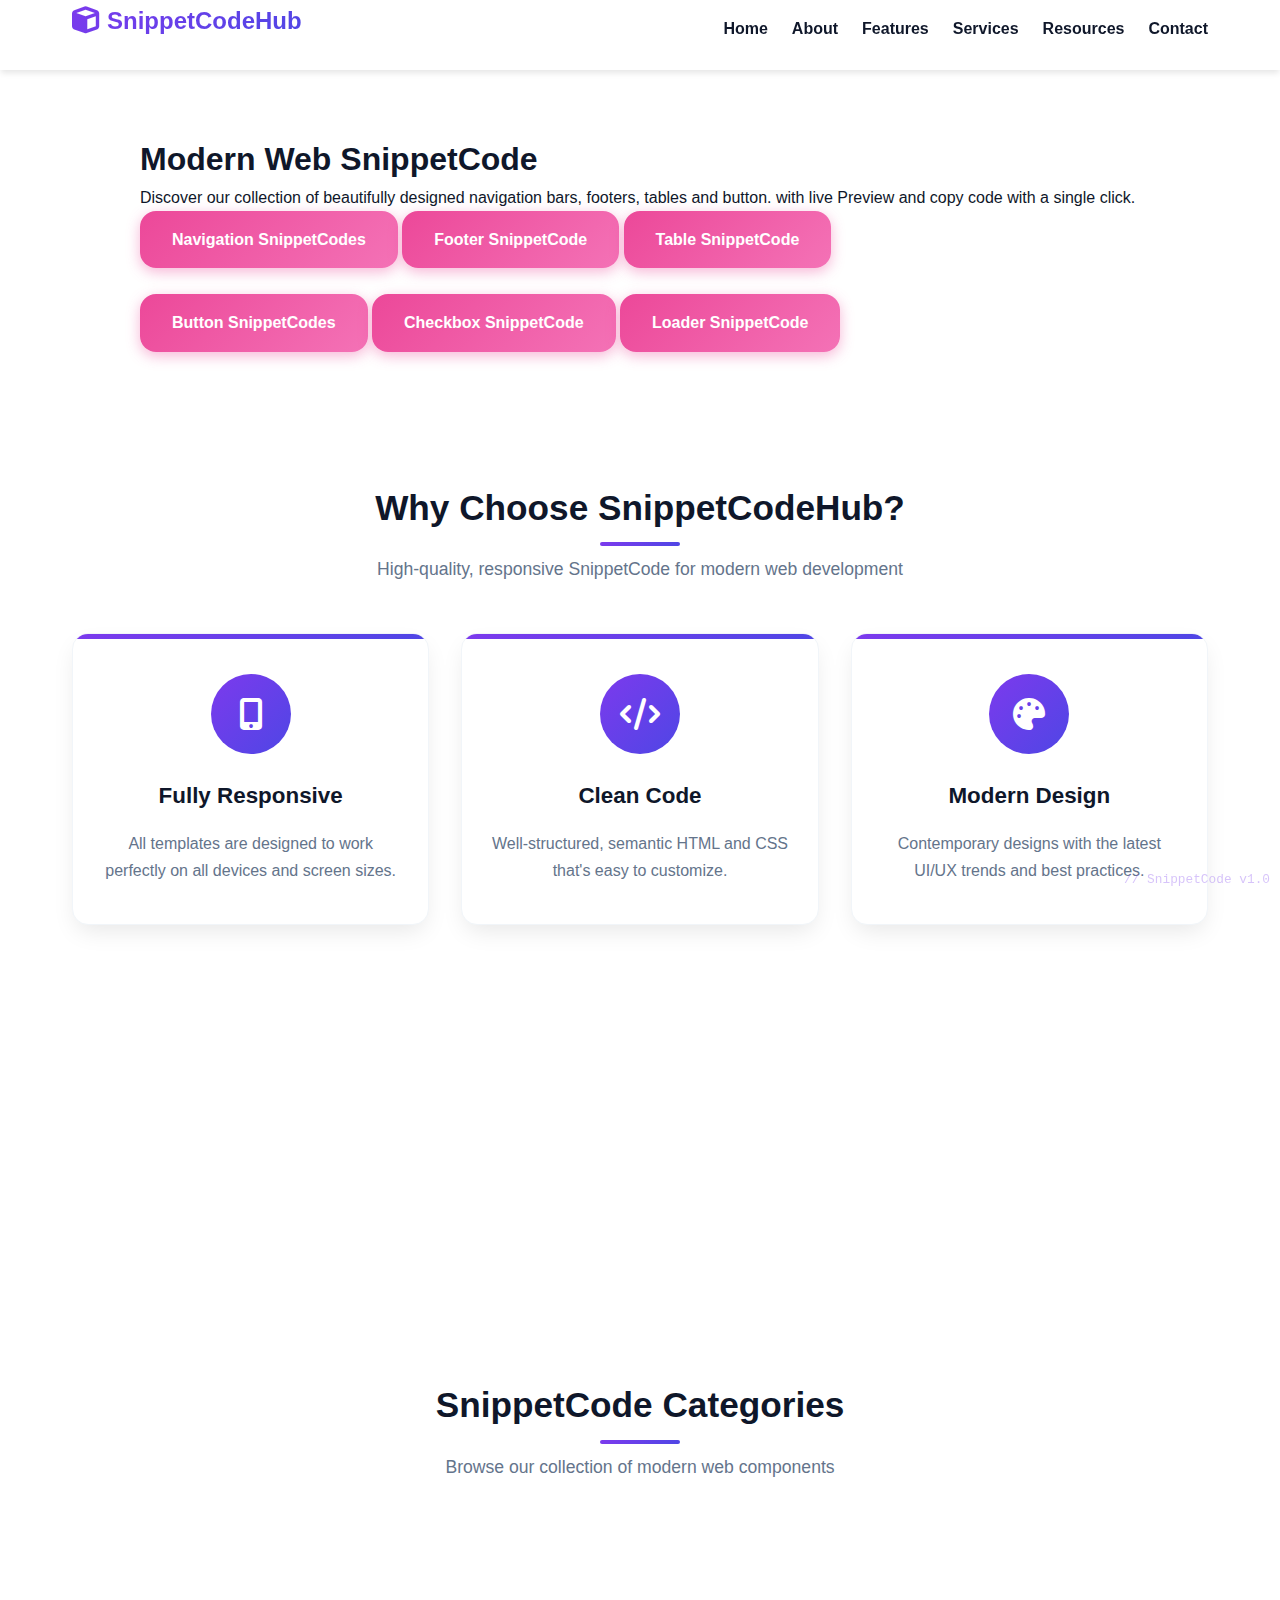
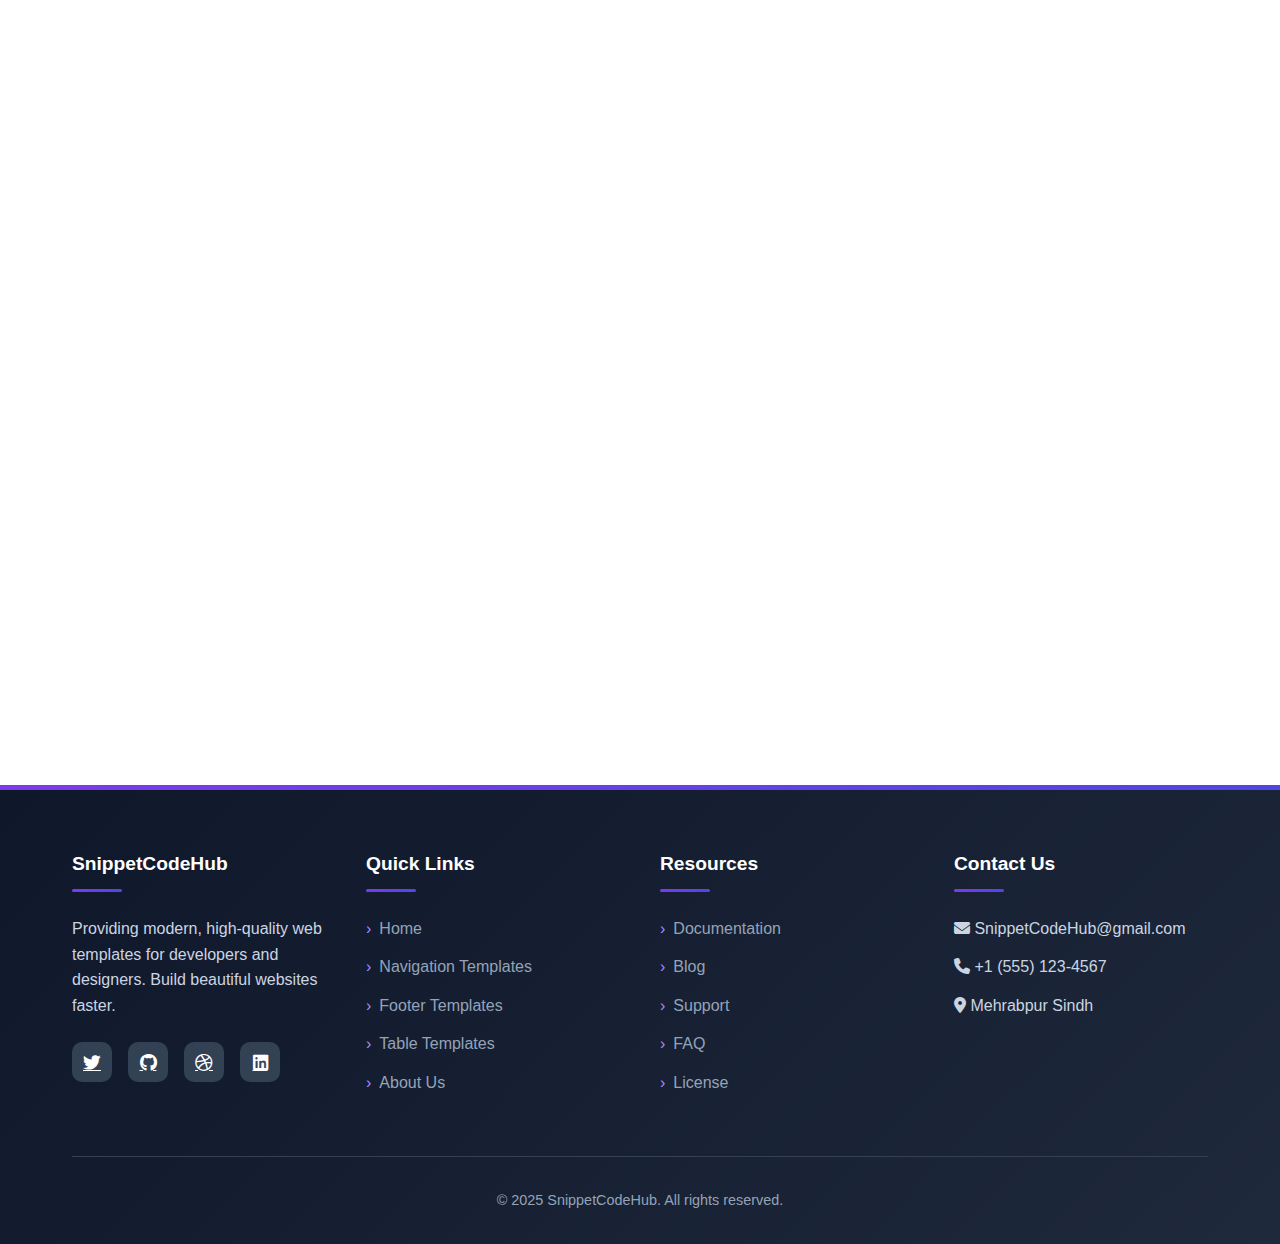
<file: index.html>
<!DOCTYPE html>
<html lang="en">
<head>
    <meta charset="UTF-8">
    <meta name="viewport" content="width=device-width, initial-scale=1.0">
    <title>TemplateHub - Modern Web Templates</title>
    <link rel="stylesheet" href="https://cdnjs.cloudflare.com/ajax/libs/font-awesome/6.4.0/css/all.min.css">
    <link rel="stylesheet" href="style.css">
</head>
<body>
    <!-- Header with Navigation -->
    <header>
        <div class="container">
            <div class="header-content">
                <div class="logo">
                    <i class="fas fa-cube"></i>
                    SnippetCodeHub
                </div>
                <button class="menu-toggle">
                    <span></span>
                    <span></span>
                    <span></span>
                </button>
                <nav>
                    <ul>
                        <li><a href="index.html">Home</a></li>
                        <li><a href="#">About</a></li>
                        <li><a href="#">Features</a></li>
                        <li><a href="#">Services</a></li>
                        <li><a href="#">Resources</a></li>
                        <li><a href="#">Contact</a></li>
                    </ul>
                </nav>
            </div>
        </div>
    </header>

    <!-- Hero Section -->
    <section class="hero" id="home">
        <div class="container">
            <div class="hero-content">
                <h1>Modern Web SnippetCode</h1>
                <p>Discover our collection of beautifully designed navigation bars, footers, tables and button. with live Preview and copy code with a single click.</p>
                <div class="hero-buttons">
                    <a href="nav-templates.html" class="btn">Navigation SnippetCodes</a>
                    <a href="footer-templates.html" class="btn">Footer SnippetCode</a>
                    <a href="table-templates.html" class="btn">Table SnippetCode</a>
                </div><br>
                <div class="hero-buttons">
                    <a href="buttons-templates.html" class="btn">Button SnippetCodes</a>
                    <a href="checkbox-templates.html" class="btn">Checkbox SnippetCode</a>
                    <a href="loader-templates.html" class="btn"> Loader SnippetCode</a>
                </div>
                
            </div>
        </div>
    </section>

    <!-- Features Section -->
    <section class="features">
        <div class="container">
            <div class="section-title">
                <h2>Why Choose SnippetCodeHub?</h2>
                <p>High-quality, responsive SnippetCode for modern web development</p>
            </div>
            <div class="features-grid">
                <div class="feature-card">
                    <div class="feature-icon">
                        <i class="fas fa-mobile-alt"></i>
                    </div>
                    <h3>Fully Responsive</h3>
                    <p>All templates are designed to work perfectly on all devices and screen sizes.</p>
                </div>
                <div class="feature-card">
                    <div class="feature-icon">
                        <i class="fas fa-code"></i>
                    </div>
                    <h3>Clean Code</h3>
                    <p>Well-structured, semantic HTML and CSS that's easy to customize.</p>
                </div>
                <div class="feature-card">
                    <div class="feature-icon">
                        <i class="fas fa-palette"></i>
                    </div>
                    <h3>Modern Design</h3>
                    <p>Contemporary designs with the latest UI/UX trends and best practices.</p>
                </div>
                <div class="feature-card">
                    <div class="feature-icon">
                        <i class="fas fa-bolt"></i>
                    </div>
                    <h3>Fast Loading</h3>
                    <p>Optimized code for fast loading times and better performance.</p>
                </div>
            </div>
        </div>
    </section>

    <!-- Template Categories -->
    <section class="categories-preview">
        <div class="container">
            <div class="section-title">
                <h2>SnippetCode Categories</h2>
                <p>Browse our collection of modern web components</p>
            </div>
            <div class="categories-grid">
                <div class="category-card">
                    <div class="category-icon nav">
                        <i class="fas fa-bars"></i>
                    </div>
                    <h3>Navigation SnippetCode</h3>
                    <p>Modern and responsive navigation designs for any website</p>
                    <a href="nav-templates.html" class="btn btn-outline">Explore</a>
                </div>
                <div class="category-card">
                    <div class="category-icon footer">
                        <i class="fas fa-shoe-prints"></i>
                    </div>
                    <h3>Footer SnippetCode</h3>
                    <p>Beautiful footer designs with modern layouts and social integration</p>
                    <a href="footer-templates.html" class="btn btn-outline">Explore</a>
                </div>
                <div class="category-card">
                    <div class="category-icon table">
                        <i class="fas fa-table"></i>
                    </div>
                    <h3>Table SnippetCode</h3>
                    <p>Responsive and stylish table designs for data presentation</p>
                    <a href="table-templates.html" class="btn btn-outline">Explore</a>
                </div>
                <div class="category-card">
                    <div class="category-icon nav">
                        <i class="fa-solid fa-toggle-on"></i>
                    </div>
                    <h3>Button SnippetCode</h3>
                    <p>Stylish and interactive buttons for user actions</p>
                    <a href="buttons-templates.html" class="btn btn-outline">Explore</a>
                </div>
                <div class="category-card">
                    <div class="category-icon nav">
                        <i class="fa-solid fa-square-check"></i>
                    </div>
                    <h3>Checkbox SnippetCode</h3>
                    <p>Custom checkbox and form input UI elements</p>
                    <a href="checkbox-templates.html" class="btn btn-outline">Explore</a>
                </div>
                <div class="category-card">
                    <div class="category-icon nav">
                        <i class="fas fa-hourglass"></i>
                    </div>
                    <h3>Loader SnippetCode</h3>
                    <p>Modern loading spinners and progress indicators for better UX</p>
                    <a href="loader-templates.html" class="btn btn-outline">Explore</a>
                </div>
               
                

            </div>
        </div>
    </section>

    <!-- Footer -->
    <footer>
        <div class="container">
            <div class="footer-content">
                <div class="footer-column">
                    <h4>SnippetCodeHub</h4>
                    <p>Providing modern, high-quality web templates for developers and designers. Build beautiful websites faster.</p>
                    <div class="social-links">
                        <a href="#"><i class="fab fa-twitter"></i></a>
                        <a href="#"><i class="fab fa-github"></i></a>
                        <a href="#"><i class="fab fa-dribbble"></i></a>
                        <a href="#"><i class="fab fa-linkedin"></i></a>
                    </div>
                </div>
                <div class="footer-column">
                    <h4>Quick Links</h4>
                    <ul>
                        <li><a href="index.html">Home</a></li>
                        <li><a href="nav-templates.html">Navigation Templates</a></li>
                        <li><a href="footer-templates.html">Footer Templates</a></li>
                        <li><a href="table-templates.html">Table Templates</a></li>
                        <li><a href="#about">About Us</a></li>
                    </ul>
                </div>
                <div class="footer-column">
                    <h4>Resources</h4>
                    <ul>
                        <li><a href="#">Documentation</a></li>
                        <li><a href="#">Blog</a></li>
                        <li><a href="#">Support</a></li>
                        <li><a href="#">FAQ</a></li>
                        <li><a href="#">License</a></li>
                    </ul>
                </div>
                <div class="footer-column">
                    <h4>Contact Us</h4>
                    <ul>
                        <li><i class="fas fa-envelope"></i> SnippetCodeHub@gmail.com</li>
                        <li><i class="fas fa-phone"></i> +1 (555) 123-4567</li>
                        <li><i class="fas fa-map-marker-alt"></i> Mehrabpur Sindh</li>
                    </ul>
                </div>
            </div>
            <div class="copyright">
                <p>&copy; 2025 SnippetCodeHub. All rights reserved.</p>
            </div>
        </div>
    </footer>

    <script src="script.js"></script>
</body>
</html>
</file>
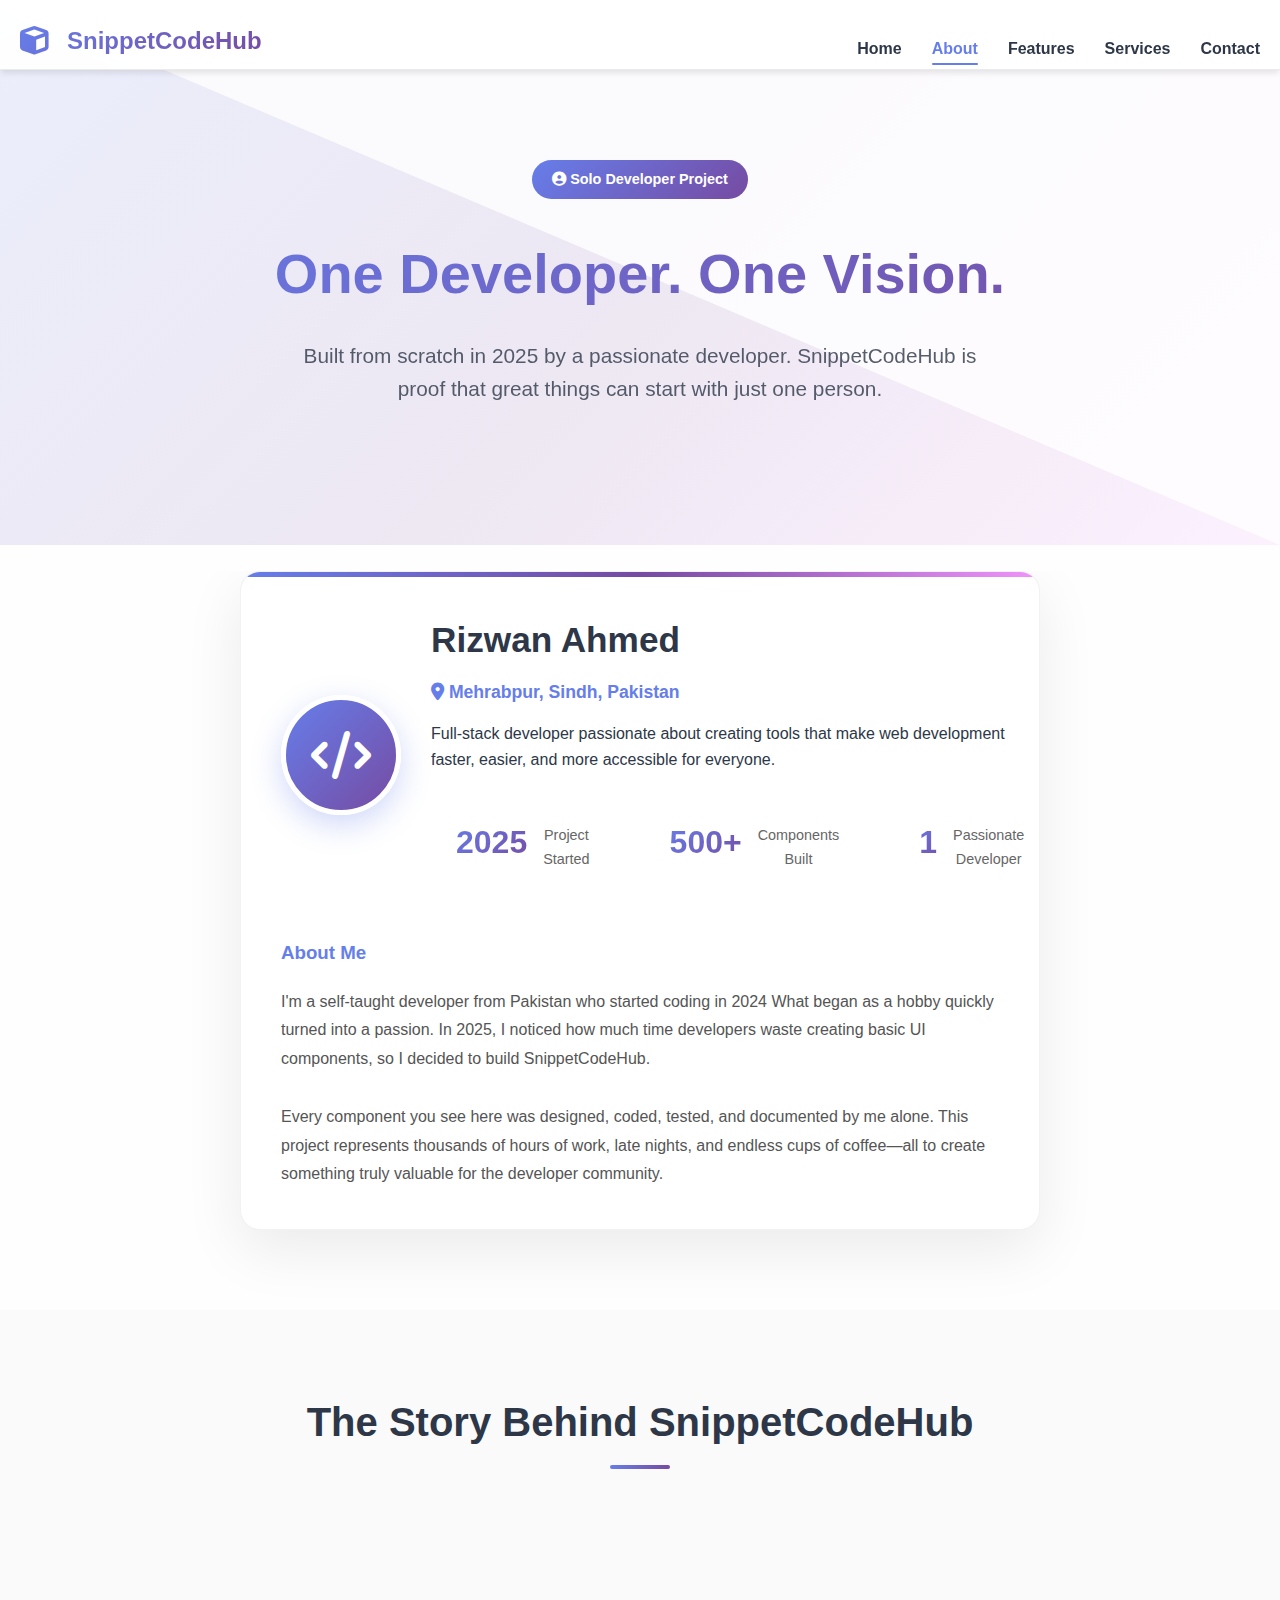
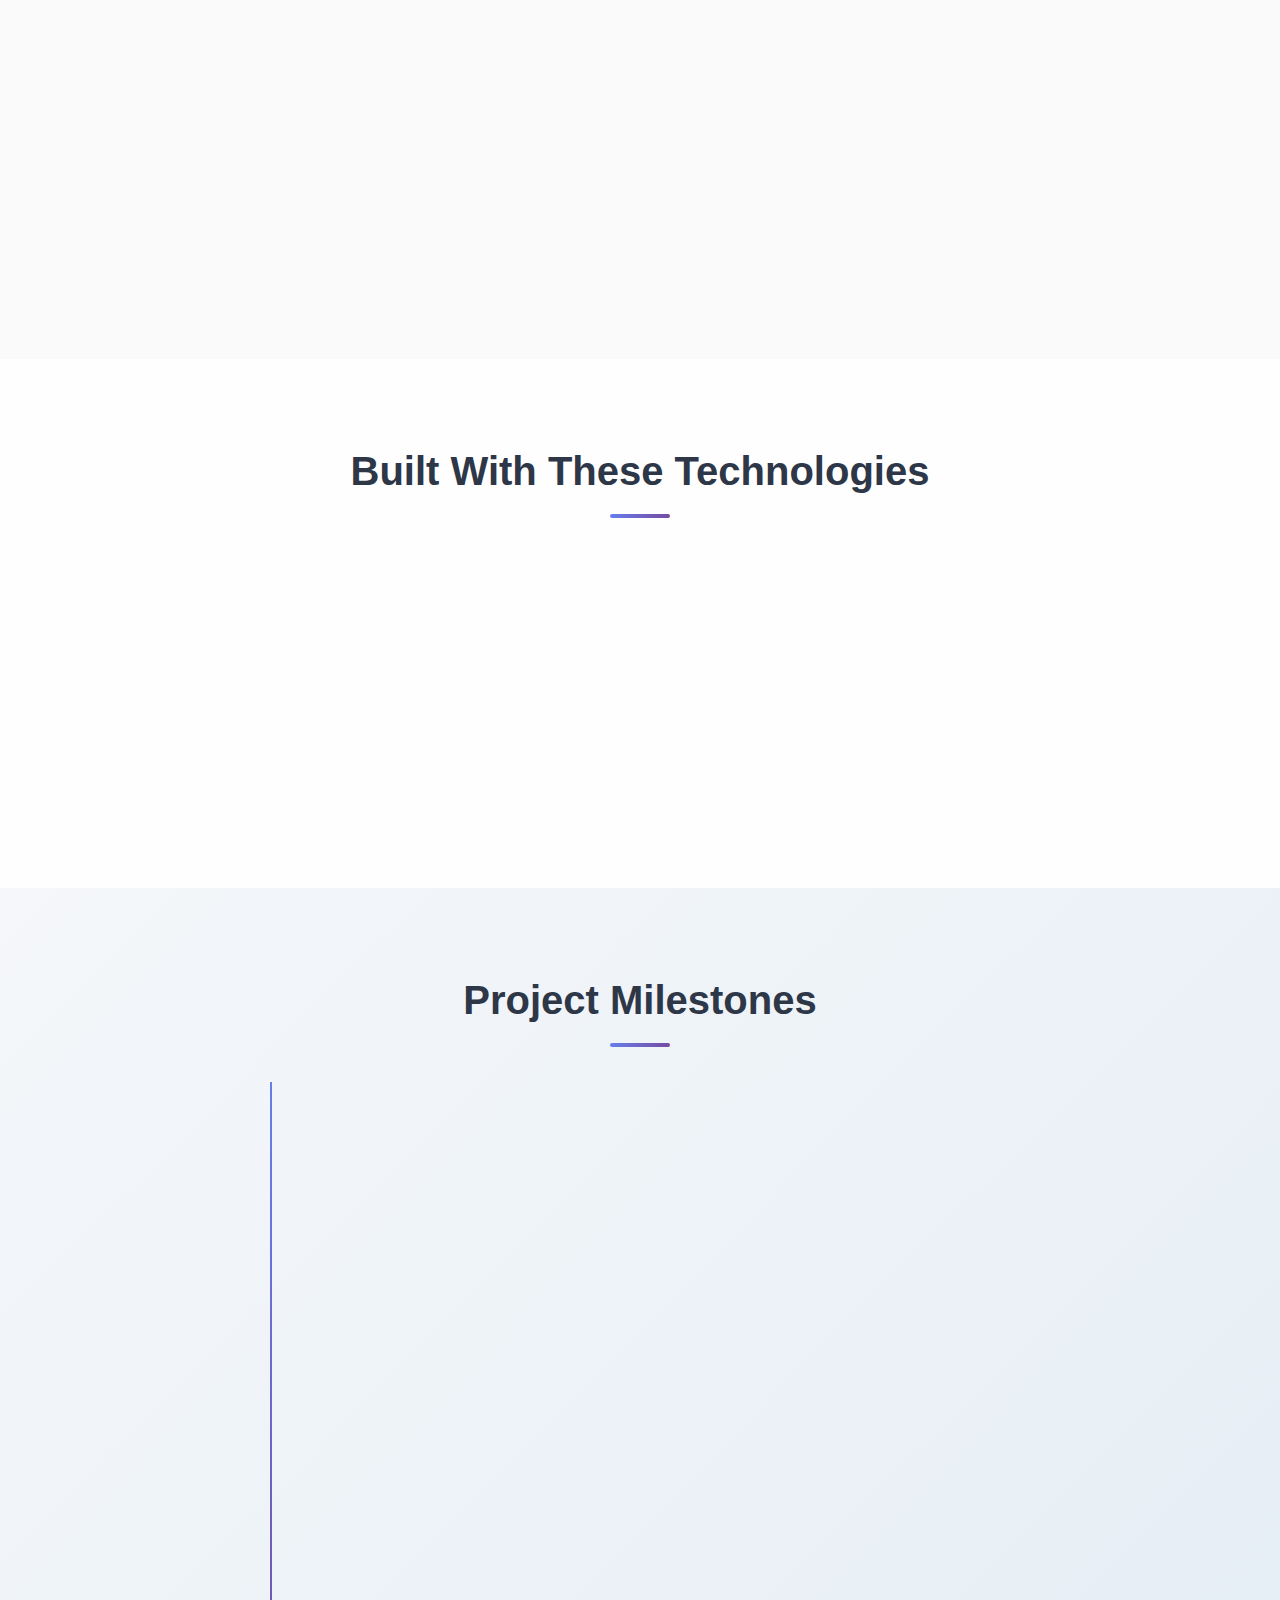
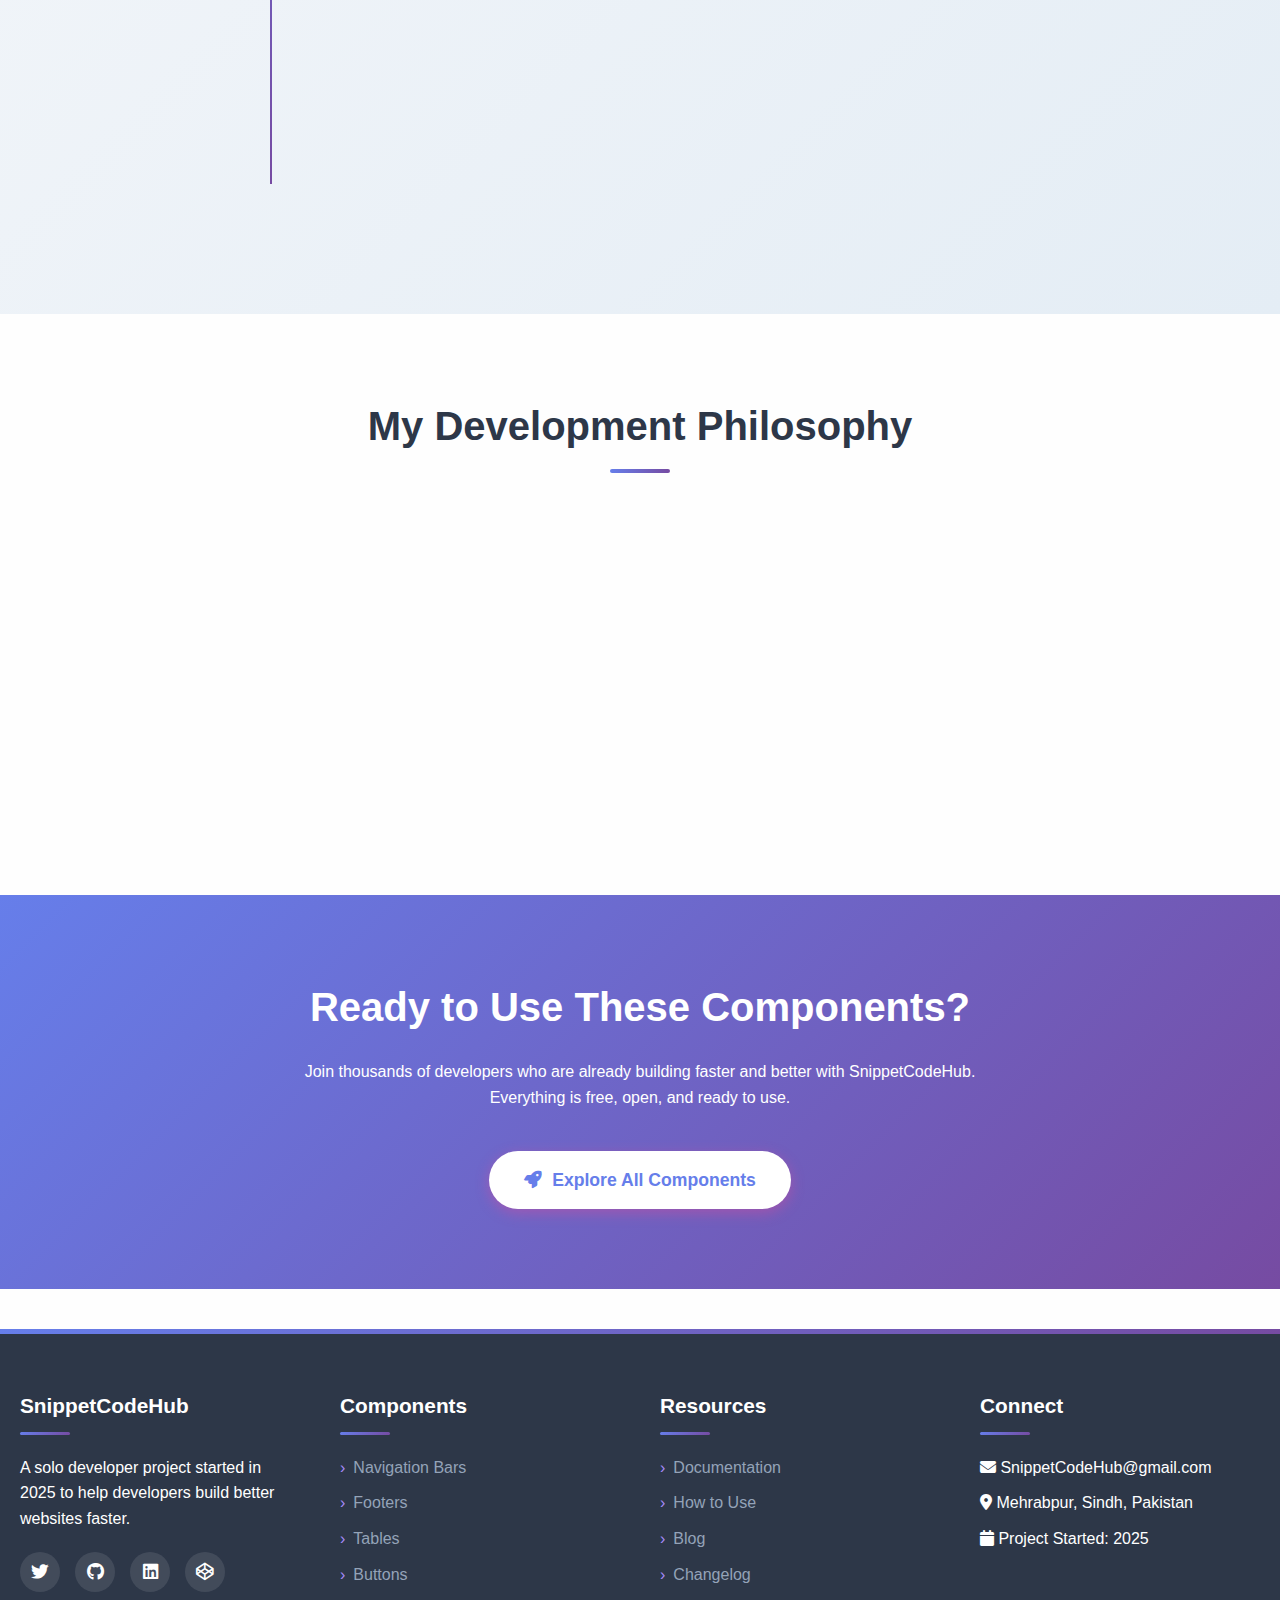
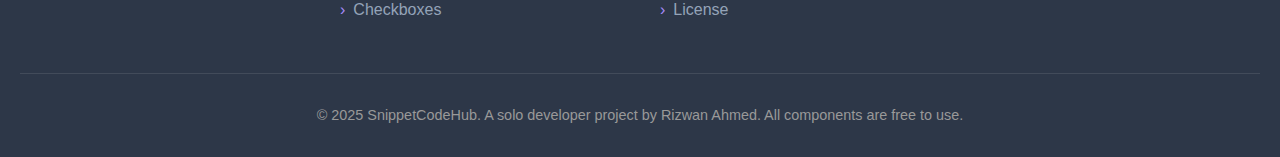
<file: About.html>
<!DOCTYPE html>
<html lang="en">
<head>
    <meta charset="UTF-8">
    <meta name="viewport" content="width=device-width, initial-scale=1.0">
    <title>About - SnippetCodeHub | Solo Developer Project</title>
    <link rel="stylesheet" href="https://cdnjs.cloudflare.com/ajax/libs/font-awesome/6.4.0/css/all.min.css">
    <link rel="stylesheet" href="style.css">
    <style>
        :root {
            --primary: #667eea;
            --secondary: #764ba2;
            --accent: #f093fb;
            --light: #f8f9fa;
            --dark: #2d3748;
            --code: #2d2d2d;
        }

        * {
            margin: 0;
            padding: 0;
            box-sizing: border-box;
        }

        body {
            font-family: 'SF Pro Text', -apple-system, BlinkMacSystemFont, sans-serif;
            background: #fefefe;
            color: var(--dark);
            line-height: 1.6;
        }

        /* Container */
        .container {
            max-width: 1300px;
            margin: 0 auto;
            padding: 0 20px;
           
        }

        /* Header */
        header {
            background: rgba(255, 255, 255, 0.95);
            backdrop-filter: blur(10px);
            border-bottom: 1px solid rgba(0, 0, 0, 0.08);
            position: fixed;
            top: 0;
            width: 100%;
            z-index: 1000;
            transition: all 0.3s ease;
            
        }

        .header-content {
            display: flex;
            justify-content: space-between;
            align-items: center;
            padding: 20px 0;
        }

        .logo {
            display: flex;
            align-items: center;
            gap: 10px;
            font-size: 1.5rem;
            font-weight: 700;
            color: var(--primary);
            text-decoration: none;
        }

        .logo i {
            font-size: 1.8rem;
        }

        nav {
            display: flex;
            align-items: center;
        }

        nav ul {
            display: flex;
            gap: 30px;
            list-style: none;
            
        }

        nav a {
            text-decoration: none;
            color: var(--dark);
            font-weight: 500;
            transition: color 0.3s ease;
            position: relative;
            padding: 5px 0;
        }

        nav a:hover {
            color: var(--primary);
        }

        nav a.active {
            color: var(--primary);
        }

        nav a.active::after {
            content: '';
            position: absolute;
            bottom: 0;
            left: 0;
            width: 100%;
            height: 2px;
            background: var(--primary);
            border-radius: 2px;
        }

        /* Menu Toggle Button - Hamburger Icon */
        .menu-toggle {
            display: none;
            flex-direction: column;
            justify-content: space-between;
            width: 30px;
            height: 21px;
            background: transparent;
            border: none;
            cursor: pointer;
            padding: 0;
            z-index: 1001;
        }

        .menu-toggle span {
            display: block;
            width: 100%;
            height: 3px;
            background: var(--dark);
            border-radius: 3px;
            transition: all 0.3s ease;
        }

        .menu-toggle.active span:nth-child(1) {
            transform: translateY(9px) rotate(45deg);
        }

        .menu-toggle.active span:nth-child(2) {
            opacity: 0;
        }

        .menu-toggle.active span:nth-child(3) {
            transform: translateY(-9px) rotate(-45deg);
        }

        /* Hero Section - Solo Developer Focus */
        .developer-hero {
            padding: 160px 0 100px;
            background: linear-gradient(135deg, #667eea20 0%, #764ba220 50%, #f093fb20 100%);
            position: relative;
            overflow: hidden;
            text-align: center;
        }

        .developer-hero::before {
            content: '';
            position: absolute;
            top: 0;
            left: 0;
            right: 0;
            bottom: 0;
            background: url('data:image/svg+xml,<svg xmlns="http://www.w3.org/2000/svg" viewBox="0 0 100 100" preserveAspectRatio="none"><path d="M0,0 L100,0 L100,100 Z" fill="rgba(255,255,255,0.8)"/></svg>');
            background-size: cover;
        }

        .developer-badge {
            display: inline-block;
            background: linear-gradient(135deg, var(--primary), var(--secondary));
            color: white;
            padding: 8px 20px;
            border-radius: 50px;
            font-size: 0.9rem;
            font-weight: 600;
            margin-bottom: 30px;
            animation: pulse 2s infinite;
            position: relative;
            z-index: 1;
        }

        @keyframes pulse {
            0%, 100% { transform: scale(1); }
            50% { transform: scale(1.05); }
        }

        .hero-title {
            font-size: 3.5rem;
            font-weight: 800;
            margin-bottom: 20px;
            background: linear-gradient(135deg, var(--primary), var(--secondary));
            -webkit-background-clip: text;
            -webkit-text-fill-color: transparent;
            position: relative;
            z-index: 1;
        }

        .hero-subtitle {
            font-size: 1.3rem;
            color: var(--dark);
            opacity: 0.8;
            max-width: 700px;
            margin: 0 auto 40px;
            position: relative;
            z-index: 1;
        }

        /* Developer Info Card */
        .developer-card {
            max-width: 800px;
            margin: 0 auto 80px;
            background: white;
            border-radius: 20px;
            padding: 40px;
            box-shadow: 0 20px 60px rgba(0, 0, 0, 0.08);
            position: relative;
            overflow: hidden;
            border: 1px solid rgba(0, 0, 0, 0.05);
        }

        .developer-card::before {
            content: '';
            position: absolute;
            top: 0;
            left: 0;
            width: 100%;
            height: 5px;
            background: linear-gradient(90deg, var(--primary), var(--secondary), var(--accent));
        }

        .developer-header {
            display: flex;
            align-items: center;
            gap: 30px;
            margin-bottom: 40px;
        }

        .developer-avatar {
            width: 120px;
            height: 120px;
            border-radius: 50%;
            background: linear-gradient(135deg, var(--primary), var(--secondary));
            display: flex;
            align-items: center;
            justify-content: center;
            color: white;
            font-size: 3rem;
            flex-shrink: 0;
            border: 5px solid white;
            box-shadow: 0 10px 30px rgba(102, 126, 234, 0.3);
        }

        .developer-info h2 {
            font-size: 2.2rem;
            margin-bottom: 10px;
            color: var(--dark);
        }

        .developer-tagline {
            color: var(--primary);
            font-weight: 600;
            font-size: 1.1rem;
            margin-bottom: 15px;
        }

        .developer-stats {
            display: flex;
            gap: 30px;
            margin-top: 20px;
        }

        .stat {
            text-align: center;
        }

        .stat-number {
            font-size: 2rem;
            font-weight: 800;
            background: linear-gradient(135deg, var(--primary), var(--secondary));
            -webkit-background-clip: text;
            -webkit-text-fill-color: transparent;
        }

        .stat-label {
            font-size: 0.9rem;
            color: #666;
            margin-top: 5px;
        }

        /* Story Section */
        .story-section {
            padding: 80px 0;
            background: #fafafa;
        }

        .story-content {
            max-width: 800px;
            margin: 0 auto;
        }

        .section-title {
            font-size: 2.5rem;
            text-align: center;
            margin-bottom: 50px;
            color: var(--dark);
            position: relative;
        }

        .section-title::after {
            content: '';
            position: absolute;
            bottom: -15px;
            left: 50%;
            transform: translateX(-50%);
            width: 60px;
            height: 4px;
            background: linear-gradient(90deg, var(--primary), var(--secondary));
            border-radius: 2px;
        }

        .story-text {
            font-size: 1.1rem;
            line-height: 1.8;
            color: #444;
            margin-bottom: 30px;
            background: white;
            padding: 30px;
            border-radius: 15px;
            border-left: 4px solid var(--primary);
            box-shadow: 0 10px 30px rgba(0, 0, 0, 0.05);
        }

        /* Tech Stack */
        .tech-section {
            padding: 80px 0;
        }

        .tech-grid {
            display: grid;
            grid-template-columns: repeat(auto-fit, minmax(250px, 1fr));
            gap: 30px;
            margin-top: 50px;
        }

        .tech-card {
            background: white;
            padding: 30px;
            border-radius: 15px;
            text-align: center;
            transition: transform 0.3s ease, box-shadow 0.3s ease;
            border: 1px solid rgba(0, 0, 0, 0.05);
        }

        .tech-card:hover {
            transform: translateY(-10px);
            box-shadow: 0 20px 40px rgba(0, 0, 0, 0.1);
        }

        .tech-icon {
            font-size: 3rem;
            margin-bottom: 20px;
            color: var(--primary);
        }

        .tech-card h3 {
            margin-bottom: 15px;
            color: var(--dark);
        }

        /* Project Milestones */
        .milestones {
            padding: 80px 0;
            background: linear-gradient(135deg, #f5f7fa 0%, #e4edf5 100%);
        }

        .milestone-timeline {
            max-width: 800px;
            margin: 50px auto 0;
            position: relative;
        }

        .milestone-timeline::before {
            content: '';
            position: absolute;
            left: 30px;
            top: 0;
            bottom: 0;
            width: 2px;
            background: linear-gradient(180deg, var(--primary), var(--secondary));
        }

        .milestone-item {
            position: relative;
            padding-left: 80px;
            margin-bottom: 50px;
        }

        .milestone-date {
            position: absolute;
            left: 0;
            top: 0;
            width: 60px;
            height: 60px;
            background: white;
            border-radius: 50%;
            display: flex;
            align-items: center;
            justify-content: center;
            font-weight: 700;
            color: var(--primary);
            box-shadow: 0 10px 20px rgba(0, 0, 0, 0.1);
            border: 2px solid var(--primary);
        }

        .milestone-content {
            background: white;
            padding: 25px;
            border-radius: 15px;
            box-shadow: 0 10px 30px rgba(0, 0, 0, 0.05);
        }

        .milestone-content h4 {
            color: var(--primary);
            margin-bottom: 10px;
            font-size: 1.3rem;
        }

        /* Philosophy */
        .philosophy-section {
            padding: 80px 0;
            text-align: center;
        }

        .philosophy-grid {
            display: grid;
            grid-template-columns: repeat(auto-fit, minmax(300px, 1fr));
            gap: 40px;
            margin-top: 50px;
        }

        .philosophy-card {
            padding: 40px 30px;
            background: white;
            border-radius: 15px;
            box-shadow: 0 10px 30px rgba(0, 0, 0, 0.05);
            transition: transform 0.3s ease;
        }

        .philosophy-card:hover {
            transform: translateY(-5px);
        }

        .philosophy-icon {
            width: 70px;
            height: 70px;
            background: linear-gradient(135deg, var(--primary), var(--secondary));
            border-radius: 50%;
            display: flex;
            align-items: center;
            justify-content: center;
            margin: 0 auto 25px;
            color: white;
            font-size: 1.8rem;
        }

        /* CTA */
        .cta-section {
            padding: 80px 0;
            text-align: center;
            background: linear-gradient(135deg, var(--primary), var(--secondary));
            color: white;
        }

        .cta-content {
            max-width: 700px;
            margin: 0 auto;
        }

        .cta-title {
            font-size: 2.5rem;
            margin-bottom: 20px;
        }

        .cta-buttons {
            display: flex;
            gap: 20px;
            justify-content: center;
            margin-top: 40px;
            flex-wrap: wrap;
        }

        .btn {
            padding: 15px 35px;
            border-radius: 50px;
            text-decoration: none;
            font-weight: 600;
            font-size: 1.1rem;
            transition: all 0.3s ease;
            display: inline-flex;
            align-items: center;
            gap: 10px;
            border: none;
            cursor: pointer;
        }

        .btn-primary {
            background: white;
            color: var(--primary);
        }

        .btn-primary:hover {
            transform: translateY(-3px);
            box-shadow: 0 10px 20px rgba(0, 0, 0, 0.2);
        }

        .btn-secondary {
            background: rgba(255, 255, 255, 0.1);
            color: white;
            backdrop-filter: blur(10px);
            border: 2px solid rgba(255, 255, 255, 0.2);
        }

        .btn-secondary:hover {
            background: white;
            color: var(--primary);
        }

        /* Footer */
        footer {
            background: var(--dark);
            color: white;
            padding: 60px 0 30px;
        }

        .footer-content {
            display: grid;
            grid-template-columns: repeat(auto-fit, minmax(250px, 1fr));
            gap: 40px;
            margin-bottom: 40px;
        }

        .footer-column h4 {
            font-size: 1.3rem;
            margin-bottom: 20px;
            color: white;
        }

        .footer-column ul {
            list-style: none;
        }

        .footer-column ul li {
            margin-bottom: 10px;
        }

        .footer-column a {
            color: #ccc;
            text-decoration: none;
            transition: color 0.3s ease;
        }

        .footer-column a:hover {
            color: white;
        }

        .social-links {
            display: flex;
            gap: 15px;
            margin-top: 20px;
        }

        .social-links a {
            width: 40px;
            height: 40px;
            border-radius: 50%;
            background: rgba(255, 255, 255, 0.1);
            display: flex;
            align-items: center;
            justify-content: center;
            color: white;
            text-decoration: none;
            transition: all 0.3s ease;
        }

        .social-links a:hover {
            background: var(--primary);
            transform: translateY(-3px);
        }

        .copyright {
            text-align: center;
            padding-top: 30px;
            border-top: 1px solid rgba(255, 255, 255, 0.1);
            color: #999;
            font-size: 0.9rem;
        }

        /* Responsive */
        @media (max-width: 992px) {
            .hero-title {
                font-size: 2.8rem;
            }
            
            .developer-header {
                flex-direction: column;
                text-align: center;
            }
            
            .developer-stats {
                justify-content: center;
            }
        }

        @media (max-width: 768px) {
            .menu-toggle {
                display: flex;
            }
            
            nav ul {
                position: fixed;
                top: 80px;
                /* left: 0; */
                right: 0;
                background: white;
                flex-direction: column;
                padding: 20px;
                box-shadow: 0 10px 30px rgba(0, 0, 0, 0.1);
                gap: 15px;
                transform: translateY(-100%);
                opacity: 0;
                visibility: hidden;
                transition: all 0.3s ease;
                z-index: 999;
                
            }
            
            nav ul.show {
                transform: translateY(0);
                opacity: 1;
                visibility: visible;
            }
            
            nav ul li {
                width: 100%;
            }
            
            nav a {
                display: block;
                padding: 15px;
                border-radius: 8px;
                transition: all 0.3s ease;
            }
            
            nav a:hover,
            nav a.active {
                background: rgba(102, 126, 234, 0.1);
                padding-left: 20px;
            }
            
            nav a.active::after {
                display: none;
            }
            
            .hero-title {
                font-size: 2.2rem;
            }
            
            .cta-buttons {
                flex-direction: column;
                align-items: center;
            }
            
            .btn {
                width: 100%;
                justify-content: center;
                max-width: 300px;
            }
        }
    </style>
</head>
<body>
    <!-- Header with Navigation -->
    <header>
        <div class="container">
            <div class="header-content">
                <a href="index.html" class="logo">
                    <i class="fas fa-cube"></i>
                    SnippetCodeHub
                </a>
                <button class="menu-toggle" aria-label="Toggle menu">
                    <span></span>
                    <span></span>
                    <span></span>
                </button>
                <nav>
                    <ul>
                        <li><a href="index.html">Home</a></li>
                        <li><a href="About.html" class="active">About</a></li>
                        <li><a href="Features.html">Features</a></li>
                        <li><a href="Services.html">Services</a></li>
                        <li><a href="Contact.html">Contact</a></li>
                    </ul>
                </nav>
            </div>
        </div>
    </header>

    <!-- Hero Section -->
    <section class="developer-hero">
        <div class="container">
            <span class="developer-badge">
                <i class="fas fa-user-circle"></i> Solo Developer Project
            </span>
            <h1 class="hero-title">One Developer. One Vision.</h1>
            <p class="hero-subtitle">
                Built from scratch in 2025 by a passionate developer. SnippetCodeHub is proof that great things can start with just one person.
            </p>
        </div>
    </section>
<br>
    <!-- Developer Card -->
    <section class="container">
        <div class="developer-card">
            <div class="developer-header">
                <div class="developer-avatar">
                    <i class="fas fa-code"></i>
                </div>
                <div class="developer-info">
                    <h2>Rizwan Ahmed</h2>
                    <div class="developer-tagline">
                        <i class="fas fa-map-marker-alt"></i> Mehrabpur, Sindh, Pakistan
                    </div>
                    <p>Full-stack developer passionate about creating tools that make web development faster, easier, and more accessible for everyone.</p>
                    
                    <div class="developer-stats">
                        <div class="stat">
                            <div class="stat-number">2025</div>
                            <div class="stat-label">Project Started</div>
                        </div>
                        <div class="stat">
                            <div class="stat-number">500+</div>
                            <div class="stat-label">Components Built</div>
                        </div>
                        <div class="stat">
                            <div class="stat-number">1</div>
                            <div class="stat-label">Passionate Developer</div>
                        </div>
                    </div>
                </div>
            </div>
            
            <div class="developer-bio">
                <h3 style="color: var(--primary); margin-bottom: 20px;">About Me</h3>
                <p style="color: #555; line-height: 1.8;">
                    I'm a self-taught developer from Pakistan who started coding in 2024 What began as a hobby quickly turned into a passion. 
                    In 2025, I noticed how much time developers waste creating basic UI components, so I decided to build SnippetCodeHub.
                    <br><br>
                    Every component you see here was designed, coded, tested, and documented by me alone. This project represents thousands of 
                    hours of work, late nights, and endless cups of coffee—all to create something truly valuable for the developer community.
                </p>
            </div>
        </div>
    </section>

    <!-- Story Section -->
    <section class="story-section">
        <div class="container">
            <h2 class="section-title">The Story Behind SnippetCodeHub</h2>
            <div class="story-content">
                <div class="story-text">
                    <p>
                        It all started in January 2025. I was working on a web project and found myself spending hours creating 
                        navigation bars, footers, and tables—components that should be simple but took forever to get right.
                    </p>
                    <p>
                        Frustrated with reinventing the wheel, I thought: <em>"What if there was a library of perfect, 
                        ready-to-use components that I could just copy and paste?"</em> That night, I opened my code editor 
                        and started building what would become SnippetCodeHub.
                    </p>
                    <p>
                        What began as a personal collection of components grew into a full-fledged platform. I spent months 
                        creating, testing, and refining each component. The goal was simple: <strong>save developers time 
                        and help them build better websites faster.</strong>
                    </p>
                </div>
            </div>
        </div>
    </section>

    <!-- Tech Stack -->
    <section class="tech-section">
        <div class="container">
            <h2 class="section-title">Built With These Technologies</h2>
            <div class="tech-grid">
                <div class="tech-card">
                    <div class="tech-icon">
                        <i class="fab fa-html5"></i>
                    </div>
                    <h3>HTML5</h3>
                    <p>Semantic, accessible markup for every component</p>
                </div>
                <div class="tech-card">
                    <div class="tech-icon">
                        <i class="fab fa-css3-alt"></i>
                    </div>
                    <h3>CSS3</h3>
                    <p>Modern CSS with Flexbox, Grid, and animations</p>
                </div>
                <div class="tech-card">
                    <div class="tech-icon">
                        <i class="fab fa-js"></i>
                    </div>
                    <h3>JavaScript</h3>
                    <p>Vanilla JS for interactivity and functionality</p>
                </div>
            </div>
        </div>
    </section>

    <!-- Milestones -->
    <section class="milestones">
        <div class="container">
            <h2 class="section-title">Project Milestones</h2>
            <div class="milestone-timeline">
                <div class="milestone-item">
                    <div class="milestone-date">Jan 2025</div>
                    <div class="milestone-content">
                        <h4>Idea Born</h4>
                        <p>Started with a simple idea: create a collection of reusable UI components. Built the first 50 navigation bars.</p>
                    </div>
                </div>
                <div class="milestone-item">
                    <div class="milestone-date">Mar 2025</div>
                    <div class="milestone-content">
                        <h4>First Release</h4>
                        <p>Launched SnippetCodeHub with 150+ components. Added footer and table sections.</p>
                    </div>
                </div>
                <div class="milestone-item">
                    <div class="milestone-date">Jun 2025</div>
                    <div class="milestone-content">
                        <h4>Major Update</h4>
                        <p>Expanded to 500+ components across 6 categories. Added button, checkbox, and loader sections.</p>
                    </div>
                </div>
                <div class="milestone-item">
                    <div class="milestone-date">Present</div>
                    <div class="milestone-content">
                        <h4>Growing Community</h4>
                        <p>Thousands of developers using SnippetCodeHub. Continuously adding new components and features.</p>
                    </div>
                </div>
            </div>
        </div>
    </section>

    <!-- Philosophy -->
    <section class="philosophy-section">
        <div class="container">
            <h2 class="section-title">My Development Philosophy</h2>
            <div class="philosophy-grid">
                <div class="philosophy-card">
                    <div class="philosophy-icon">
                        <i class="fas fa-code"></i>
                    </div>
                    <h3>Clean Code</h3>
                    <p>Every component is written with readability and maintainability in mind. Clean, well-documented code that's easy to understand and modify.</p>
                </div>
                <div class="philosophy-card">
                    <div class="philosophy-icon">
                        <i class="fas fa-bolt"></i>
                    </div>
                    <h3>Performance First</h3>
                    <p>Optimized for speed and efficiency. No unnecessary dependencies, minimal file sizes, and fast loading times.</p>
                </div>
                <div class="philosophy-card">
                    <div class="philosophy-icon">
                        <i class="fas fa-heart"></i>
                    </div>
                    <h3>Developer Experience</h3>
                    <p>Built by a developer for developers. Intuitive, easy to use, and designed to save you time and frustration.</p>
                </div>
            </div>
        </div>
    </section>

    <!-- CTA -->
    <section class="cta-section">
        <div class="container">
            <div class="cta-content">
                <h2 class="cta-title">Ready to Use These Components?</h2>
                <p>Join thousands of developers who are already building faster and better with SnippetCodeHub. Everything is free, open, and ready to use.</p>
                <div class="cta-buttons">
                    <a href="index.html" class="btn btn-primary">
                        <i class="fas fa-rocket"></i>
                        Explore All Components
                    </a>
                </div>
            </div>
        </div>
    </section>

    <!-- Footer -->
    <footer>
        <div class="container">
            <div class="footer-content">
                <div class="footer-column">
                    <h4>SnippetCodeHub</h4>
                    <p>A solo developer project started in 2025 to help developers build better websites faster.</p>
                    <div class="social-links">
                        <a href="#"><i class="fab fa-twitter"></i></a>
                        <a href="#"><i class="fab fa-github"></i></a>
                        <a href="#"><i class="fab fa-linkedin"></i></a>
                        <a href="#"><i class="fab fa-codepen"></i></a>
                    </div>
                </div>
                <div class="footer-column">
                    <h4>Components</h4>
                    <ul>
                        <li><a href="nav-templates.html">Navigation Bars</a></li>
                        <li><a href="footer-templates.html">Footers</a></li>
                        <li><a href="table-templates.html">Tables</a></li>
                        <li><a href="buttons-templates.html">Buttons</a></li>
                        <li><a href="checkbox-templates.html">Checkboxes</a></li>
                    </ul>
                </div>
                <div class="footer-column">
                    <h4>Resources</h4>
                    <ul>
                        <li><a href="#">Documentation</a></li>
                        <li><a href="#">How to Use</a></li>
                        <li><a href="#">Blog</a></li>
                        <li><a href="#">Changelog</a></li>
                        <li><a href="#">License</a></li>
                    </ul>
                </div>
                <div class="footer-column">
                    <h4>Connect</h4>
                    <ul>
                        <li><i class="fas fa-envelope"></i> SnippetCodeHub@gmail.com</li>
                        <li><i class="fas fa-map-marker-alt"></i> Mehrabpur, Sindh, Pakistan</li>
                        <li><i class="fas fa-calendar"></i> Project Started: 2025</li>
                    </ul>
                </div>
            </div>
            <div class="copyright">
                <p>&copy; 2025 SnippetCodeHub. A solo developer project by Rizwan Ahmed. All components are free to use.</p>
            </div>
        </div>
    </footer>

    <script>
        // Mobile Menu Toggle
        const menuToggle = document.querySelector('.menu-toggle');
        const nav = document.querySelector('nav ul');
        
        menuToggle.addEventListener('click', () => {
            nav.classList.toggle('show');
            menuToggle.classList.toggle('active');
            
            // Close menu when clicking on a link
            if (nav.classList.contains('show')) {
                document.querySelectorAll('nav a').forEach(link => {
                    link.addEventListener('click', () => {
                        nav.classList.remove('show');
                        menuToggle.classList.remove('active');
                    });
                });
            }
        });

        // Close menu when clicking outside
        document.addEventListener('click', (e) => {
            if (!e.target.closest('nav') && !e.target.closest('.menu-toggle') && nav.classList.contains('show')) {
                nav.classList.remove('show');
                menuToggle.classList.remove('active');
            }
        });

        // Header scroll effect
        window.addEventListener('scroll', () => {
            const header = document.querySelector('header');
            if (window.scrollY > 50) {
                header.style.boxShadow = '0 5px 20px rgba(0, 0, 0, 0.1)';
                header.style.background = 'rgba(255, 255, 255, 0.98)';
            } else {
                header.style.boxShadow = 'none';
                header.style.background = 'rgba(255, 255, 255, 0.95)';
            }
        });

        // Animate elements on scroll
        const observerOptions = {
            threshold: 0.2,
            rootMargin: '0px 0px -50px 0px'
        };

        const observer = new IntersectionObserver((entries) => {
            entries.forEach(entry => {
                if (entry.isIntersecting) {
                    entry.target.style.opacity = '1';
                    entry.target.style.transform = 'translateY(0)';
                }
            });
        }, observerOptions);

        // Observe all cards and sections
        document.querySelectorAll('.tech-card, .philosophy-card, .milestone-item, .story-text').forEach(el => {
            el.style.opacity = '0';
            el.style.transform = 'translateY(20px)';
            el.style.transition = 'opacity 0.6s ease, transform 0.6s ease';
            observer.observe(el);
        });

        // Developer stats counter
        const statNumbers = document.querySelectorAll('.stat-number');
        const statsSection = document.querySelector('.developer-card');
        
        const statsObserver = new IntersectionObserver((entries) => {
            entries.forEach(entry => {
                if (entry.isIntersecting) {
                    statNumbers.forEach(stat => {
                        const target = parseInt(stat.textContent);
                        let current = 0;
                        const increment = target / 50;
                        const timer = setInterval(() => {
                            current += increment;
                            if (current >= target) {
                                stat.textContent = target + (stat.textContent.includes('+') ? '+' : '');
                                clearInterval(timer);
                            } else {
                                stat.textContent = Math.floor(current);
                            }
                        }, 30);
                    });
                    statsObserver.unobserve(entry.target);
                }
            });
        }, { threshold: 0.5 });

        if (statsSection) {
            statsObserver.observe(statsSection);
        }

        // Active page highlighting
        const currentPage = window.location.pathname.split('/').pop();
        const navLinks = document.querySelectorAll('nav a');
        
        navLinks.forEach(link => {
            if (link.getAttribute('href') === currentPage) {
                link.classList.add('active');
            }
        });
    </script>
</body>
</html>
</file>
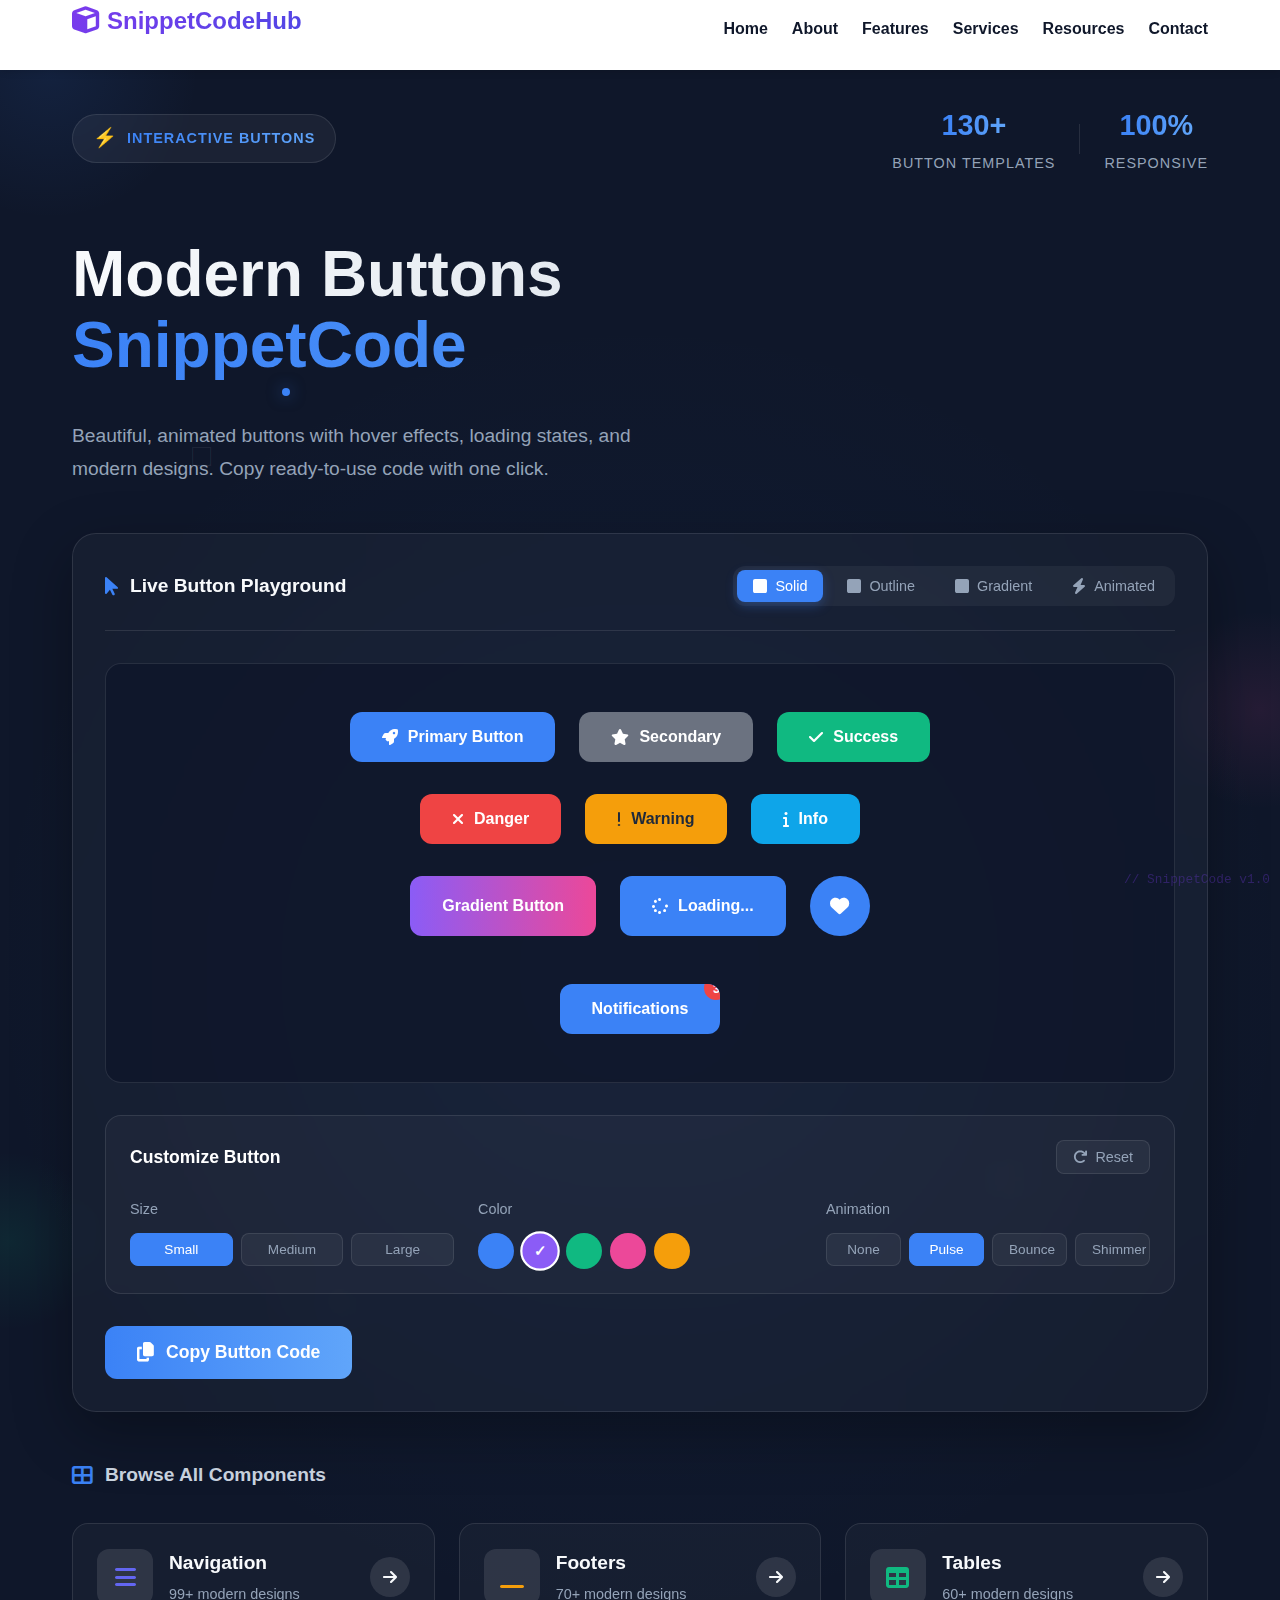
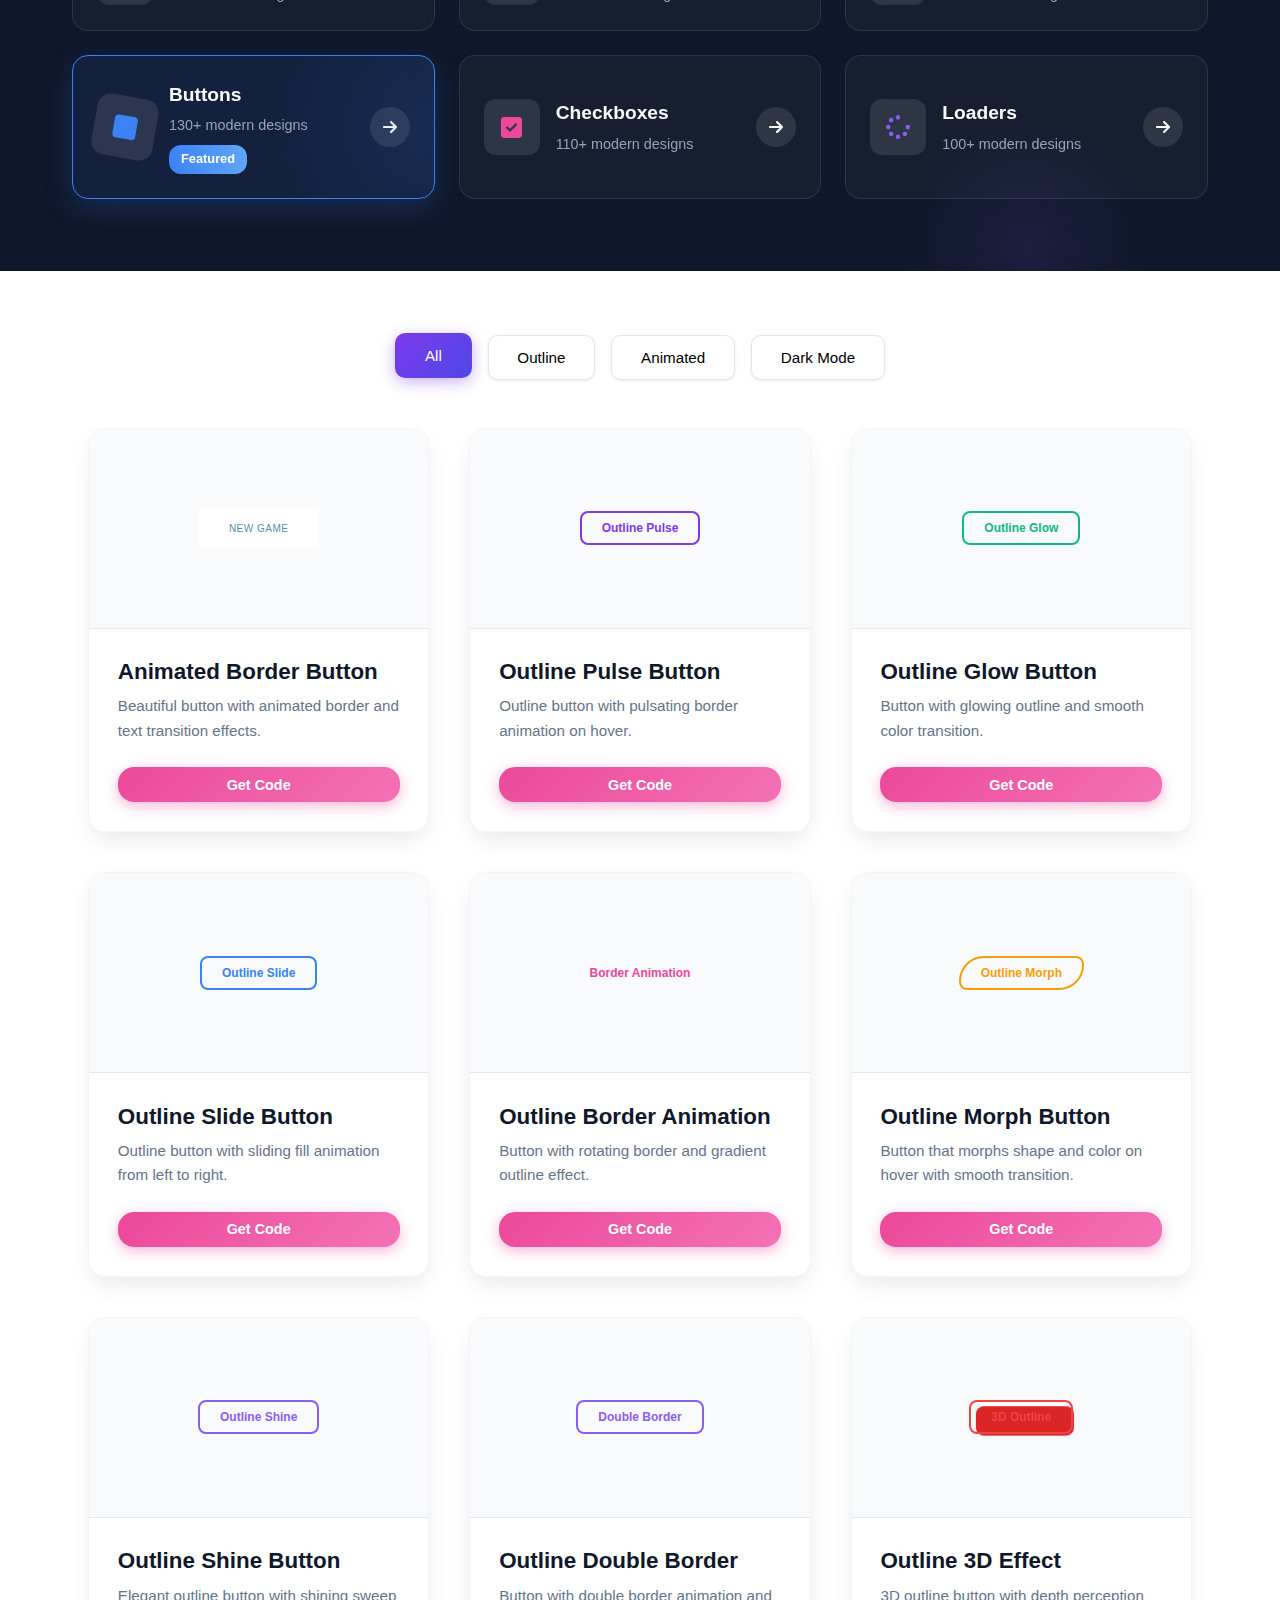
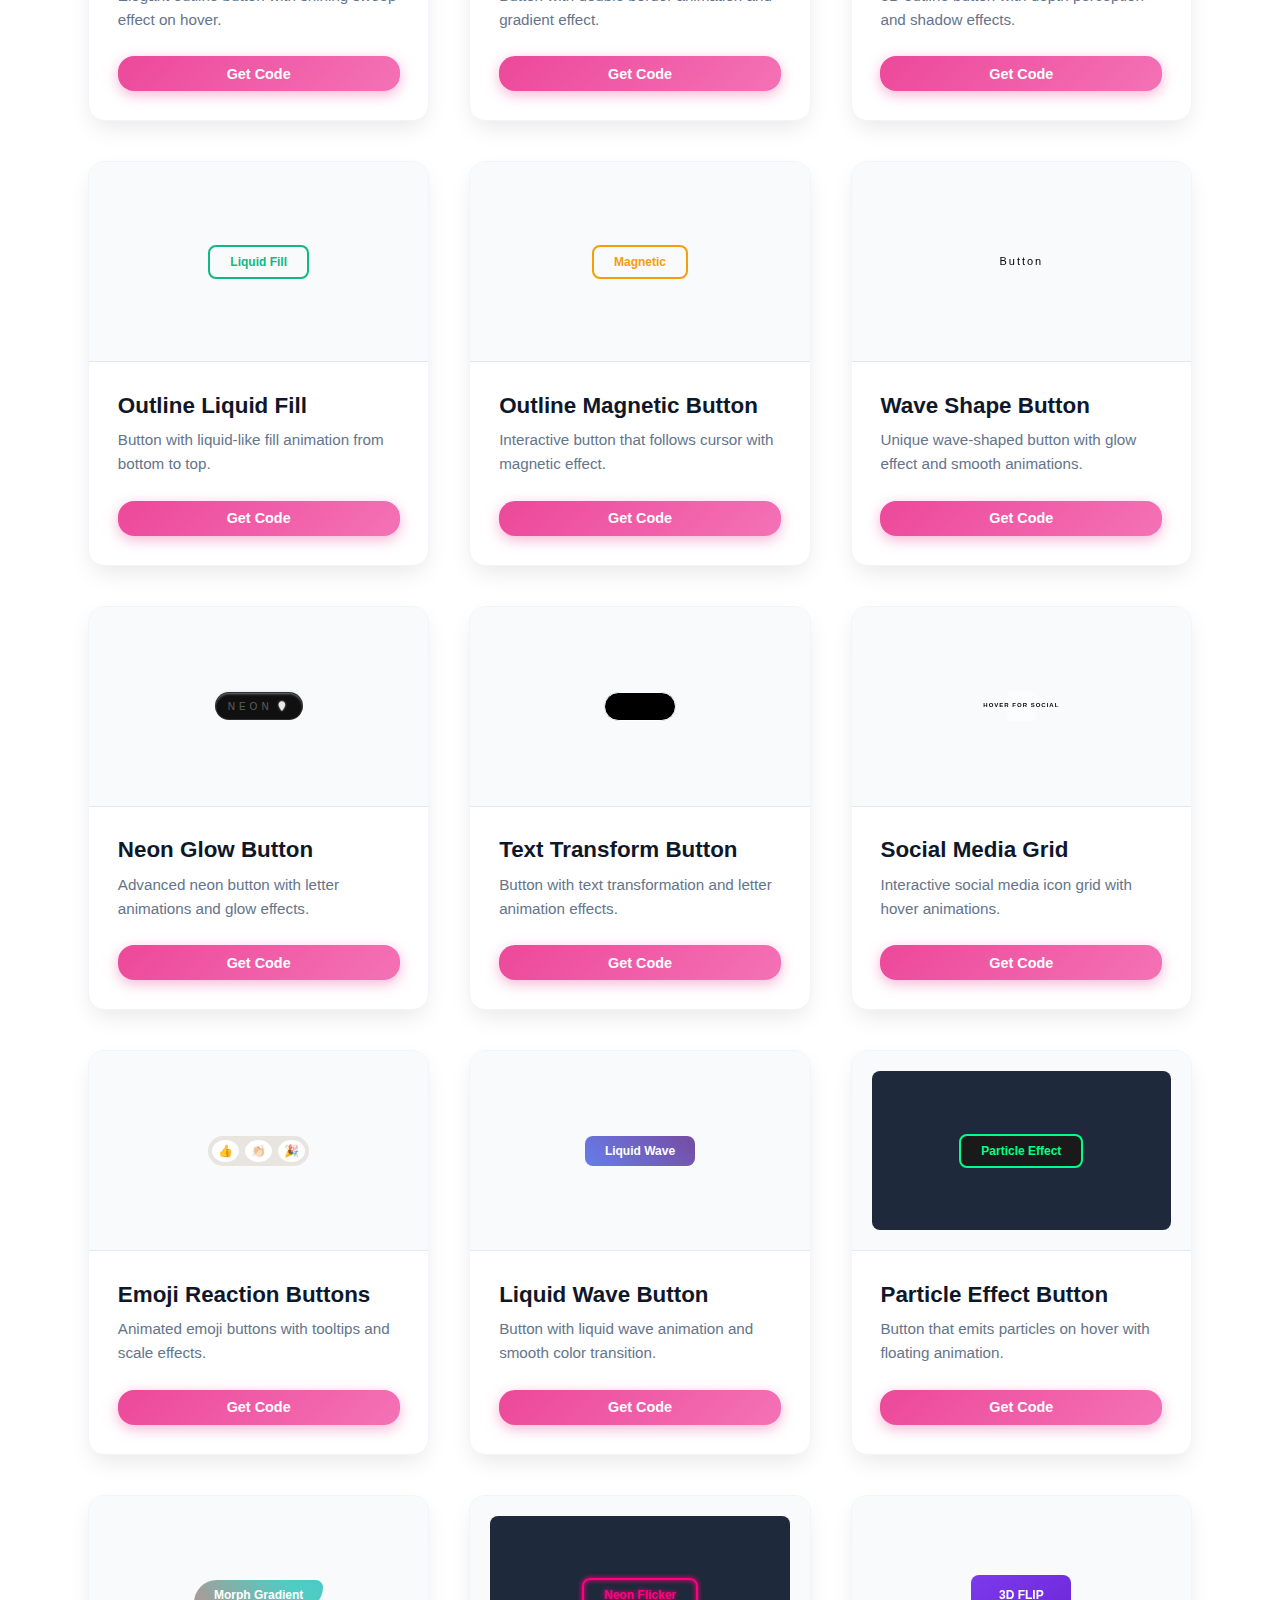
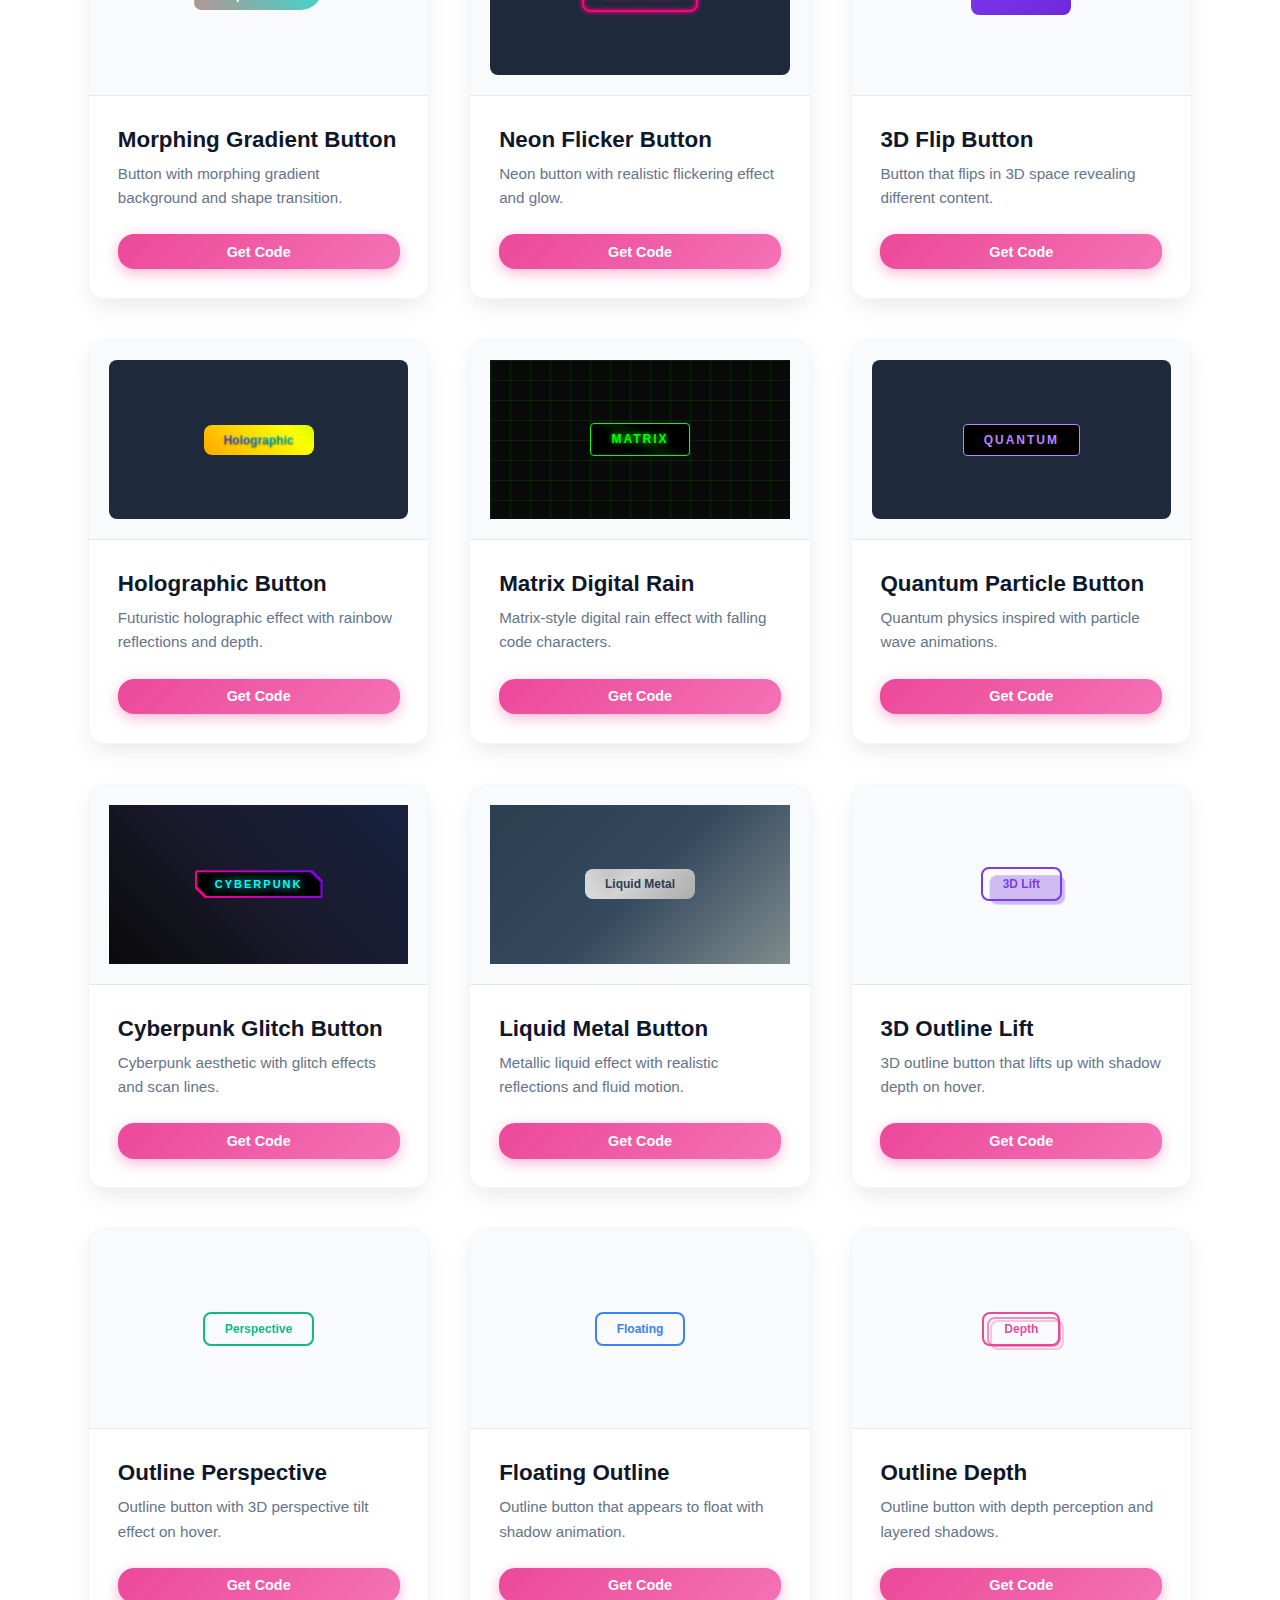
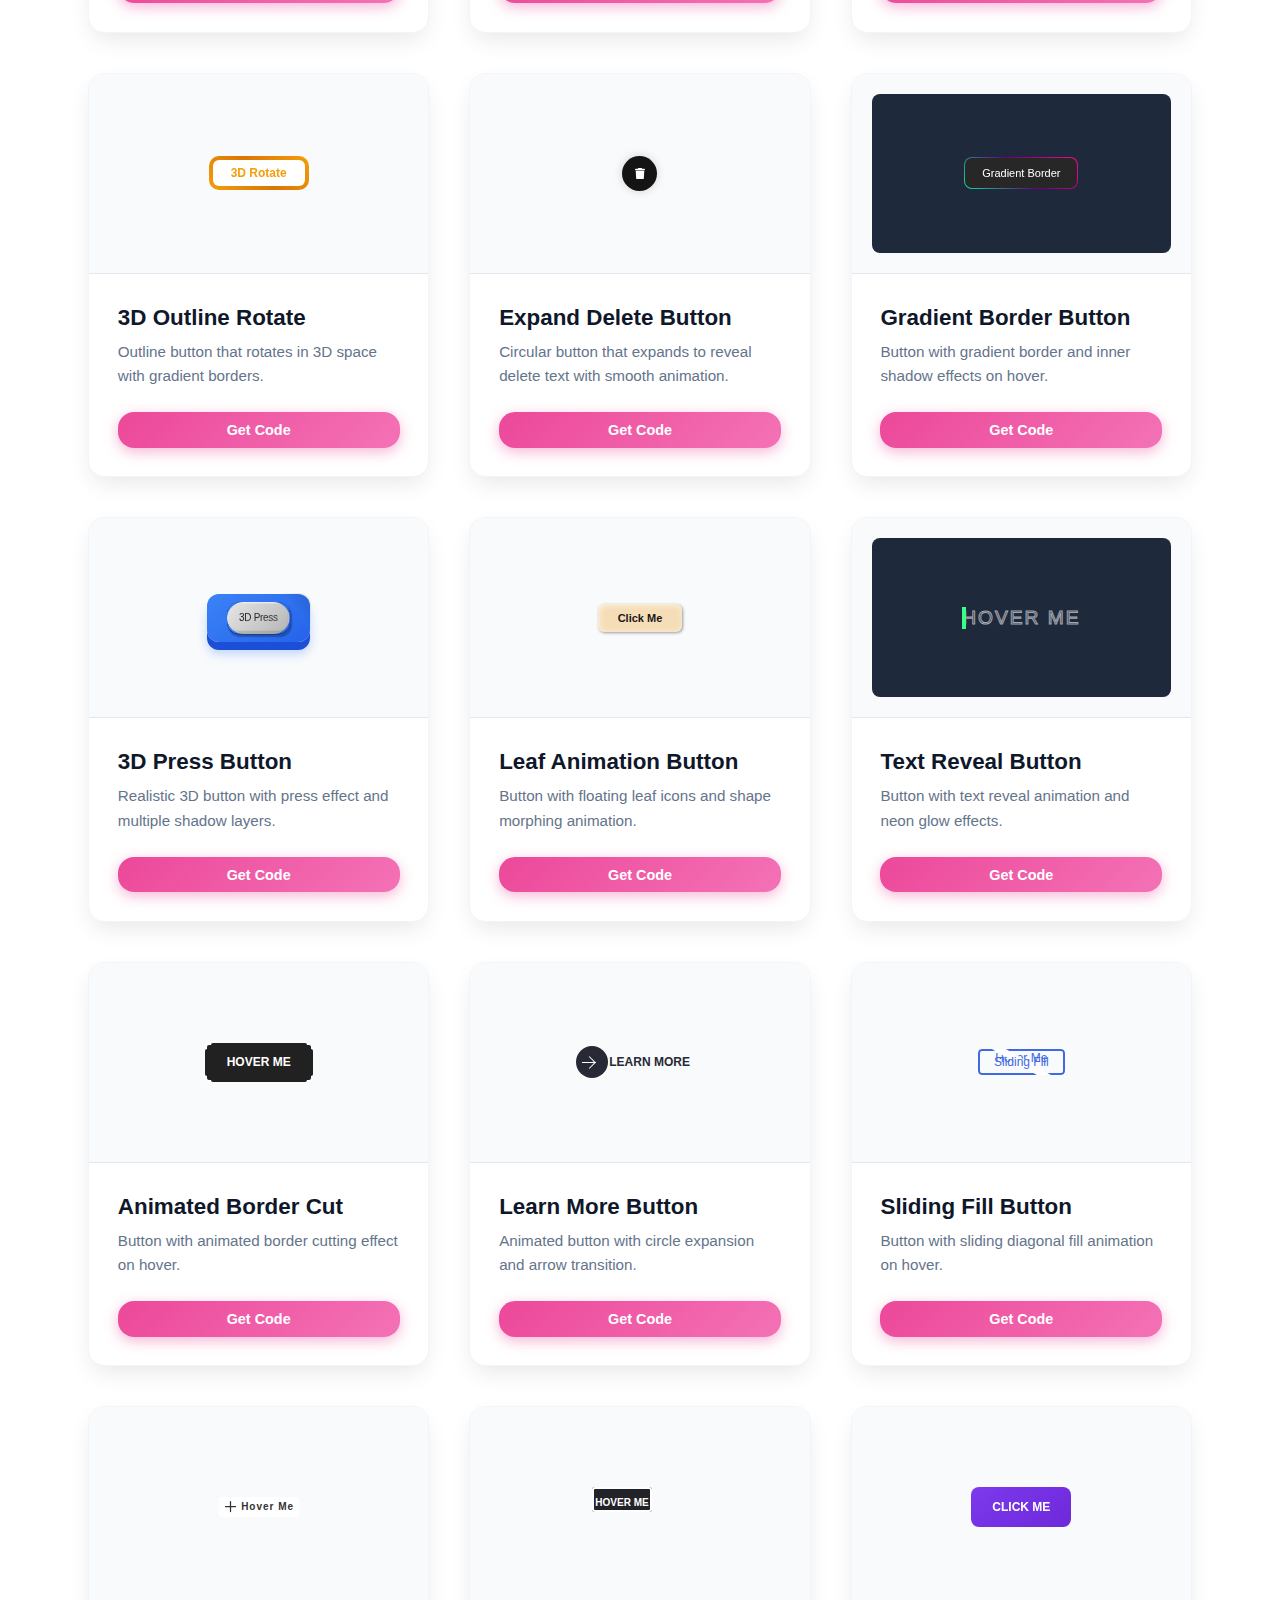
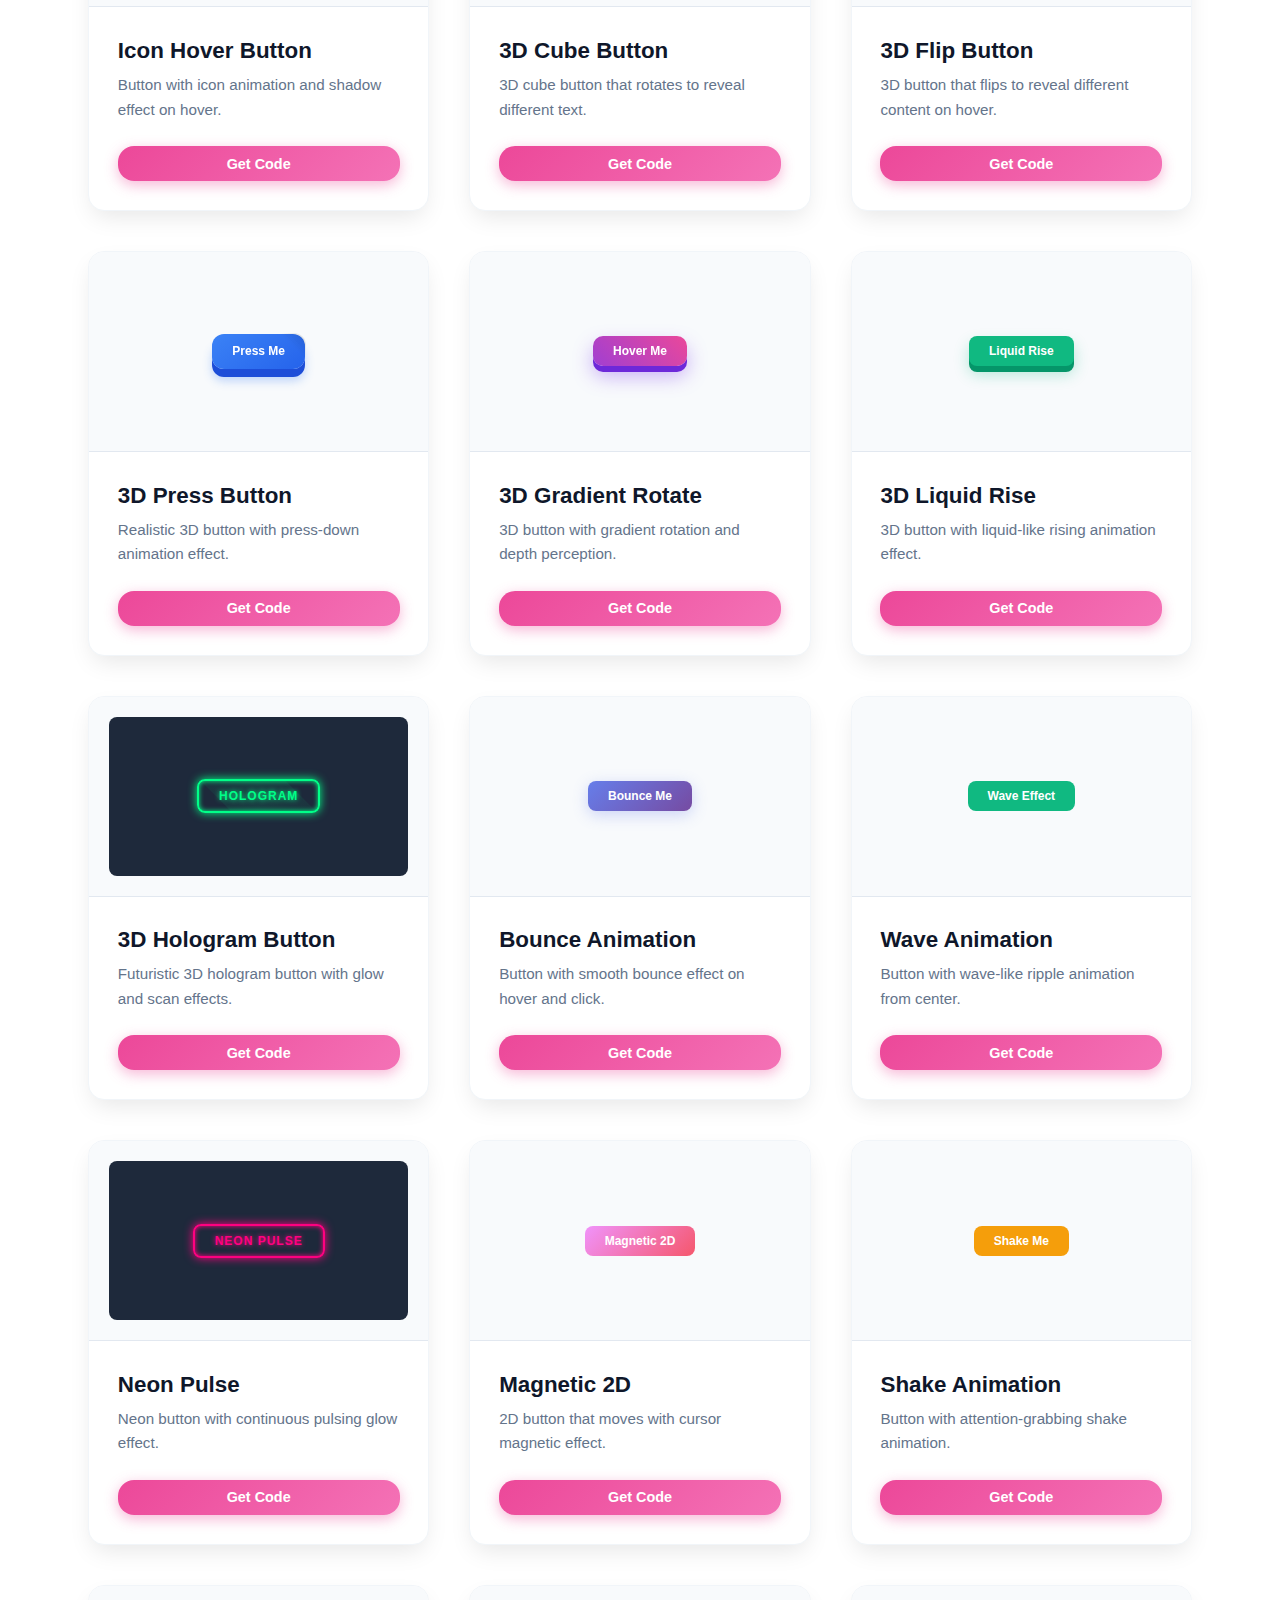
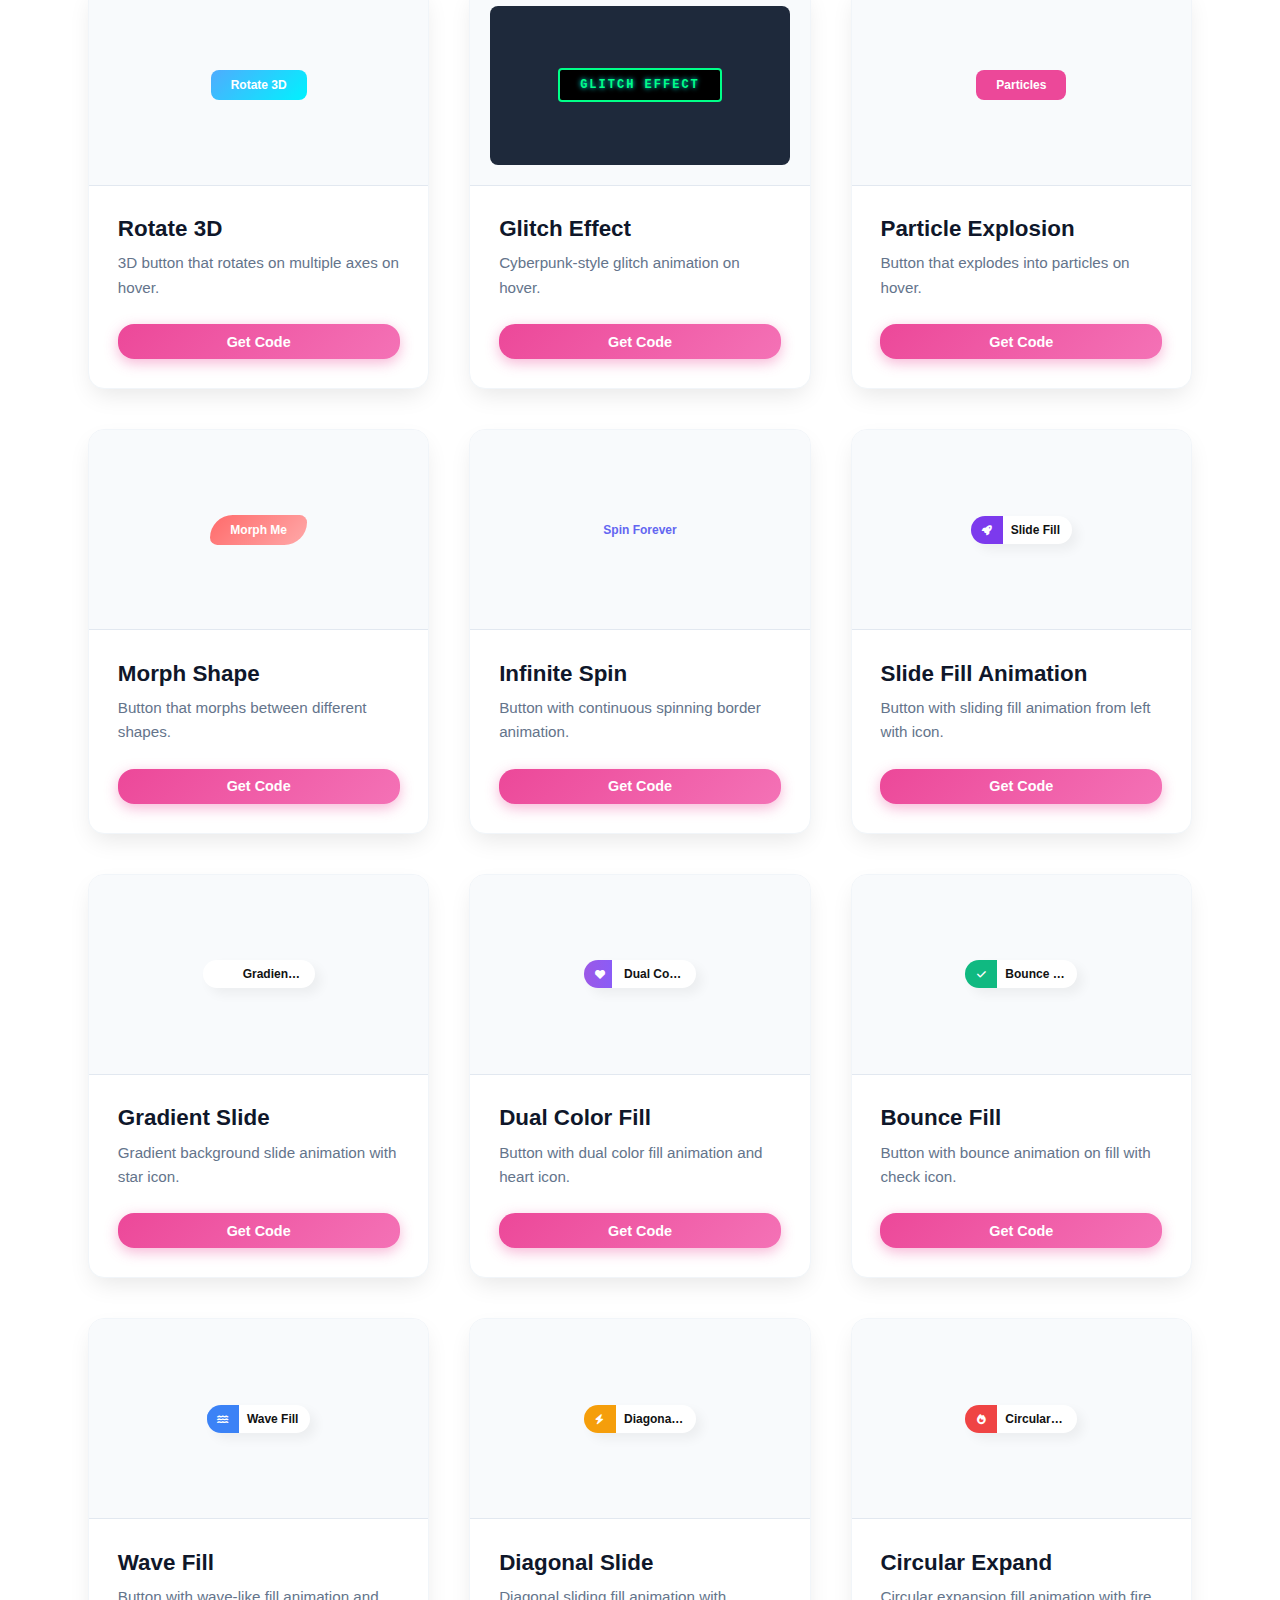
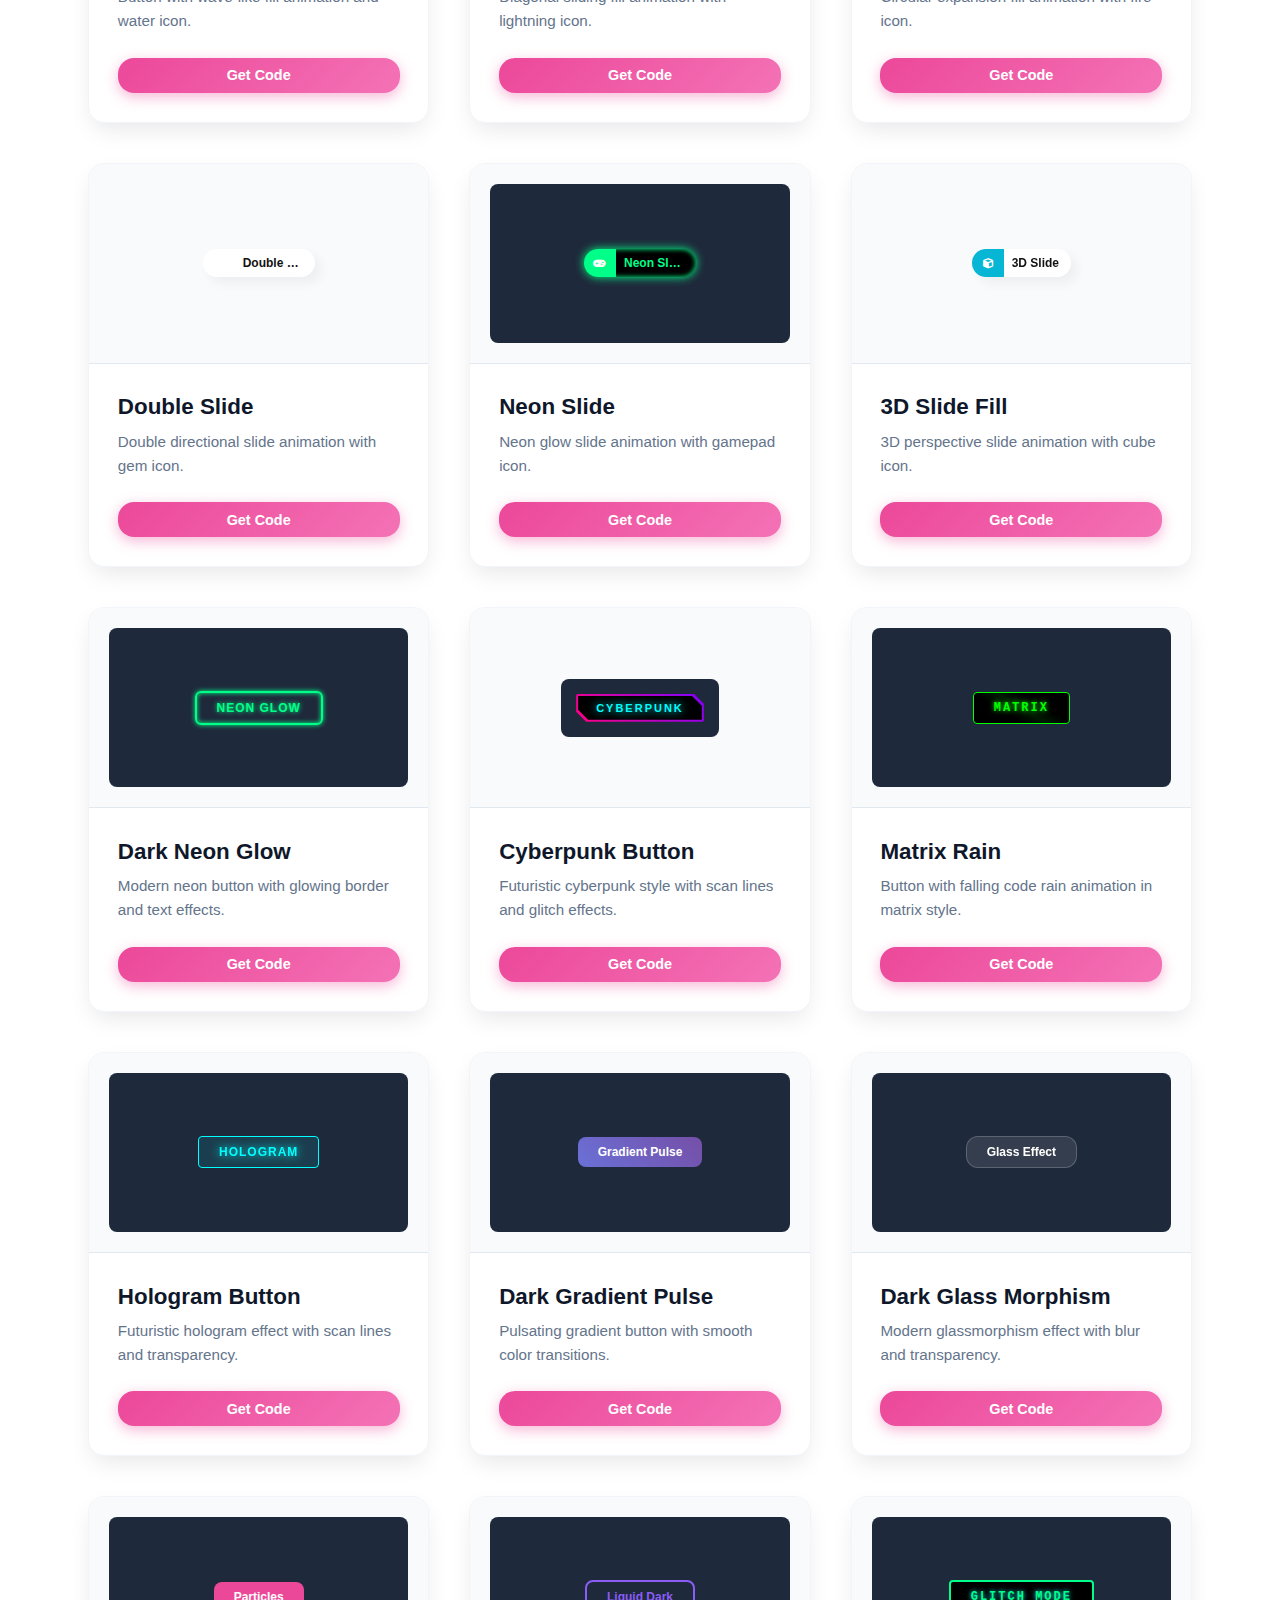
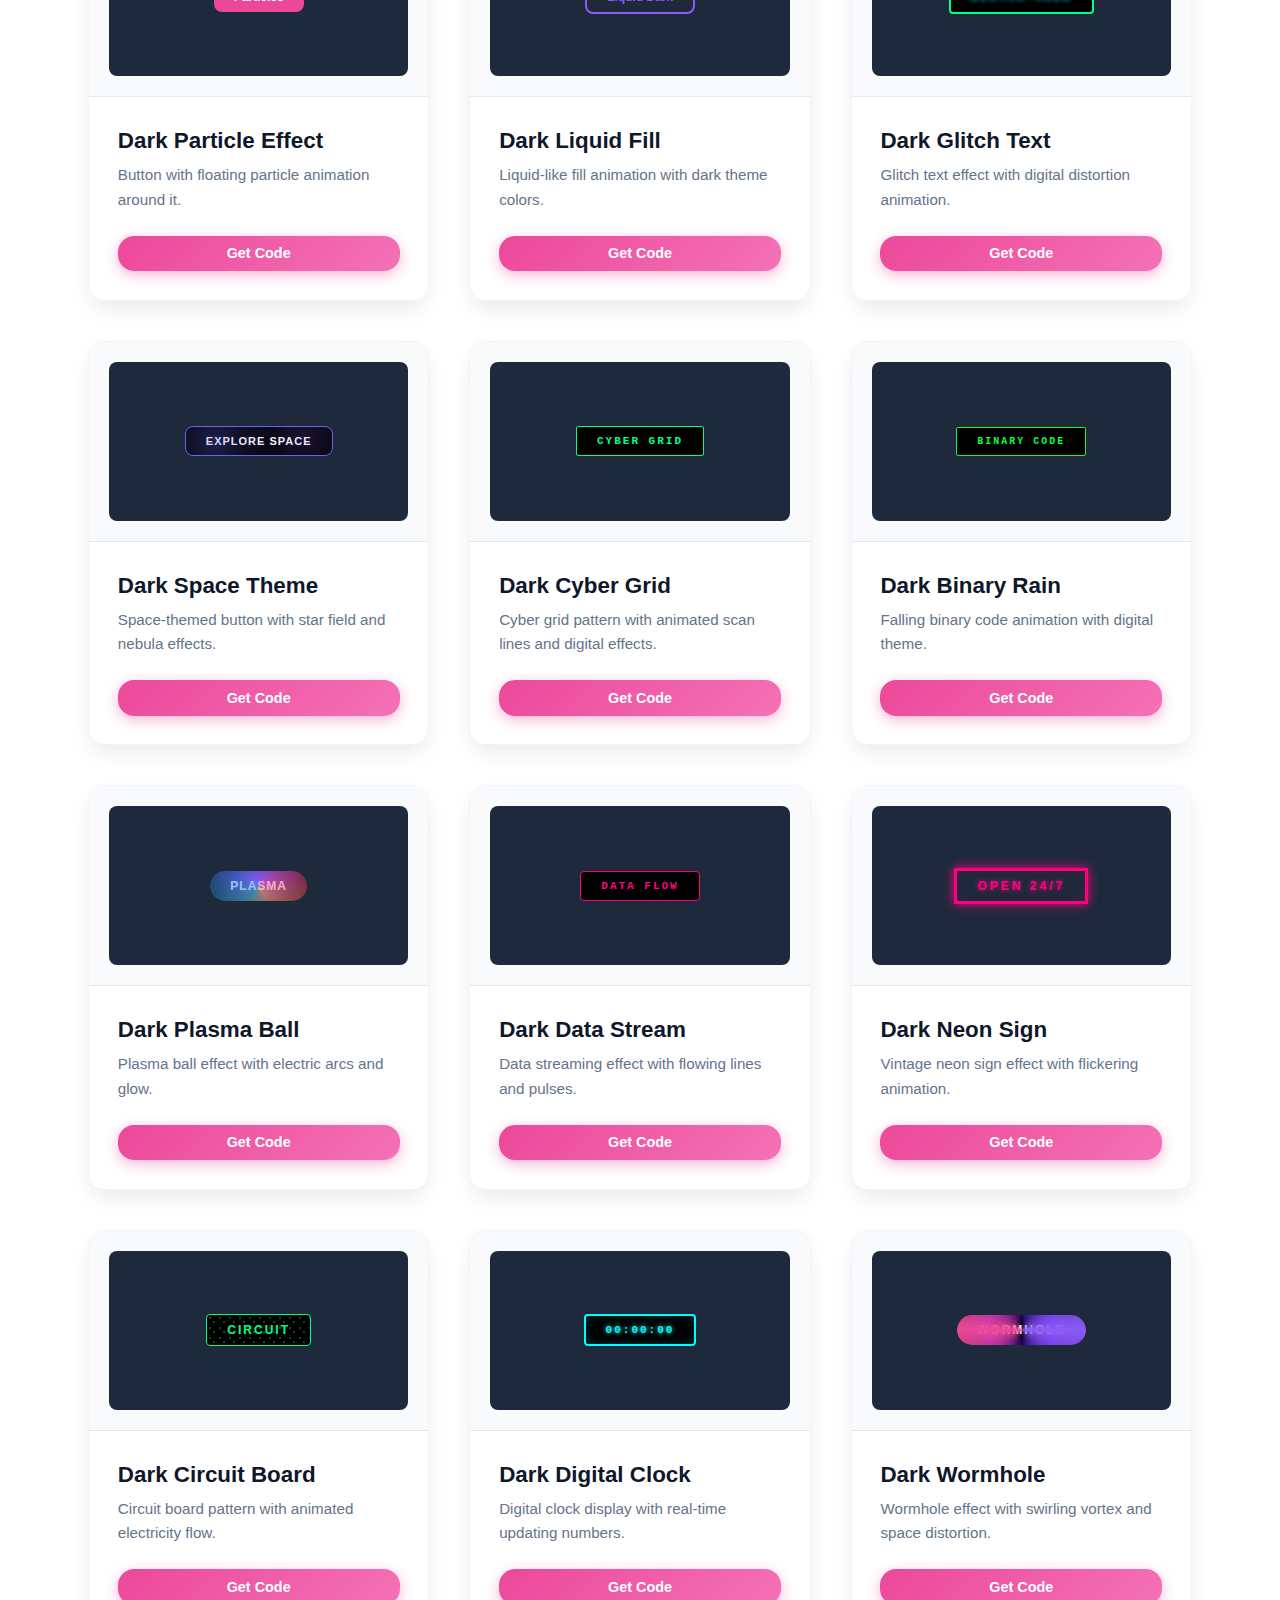
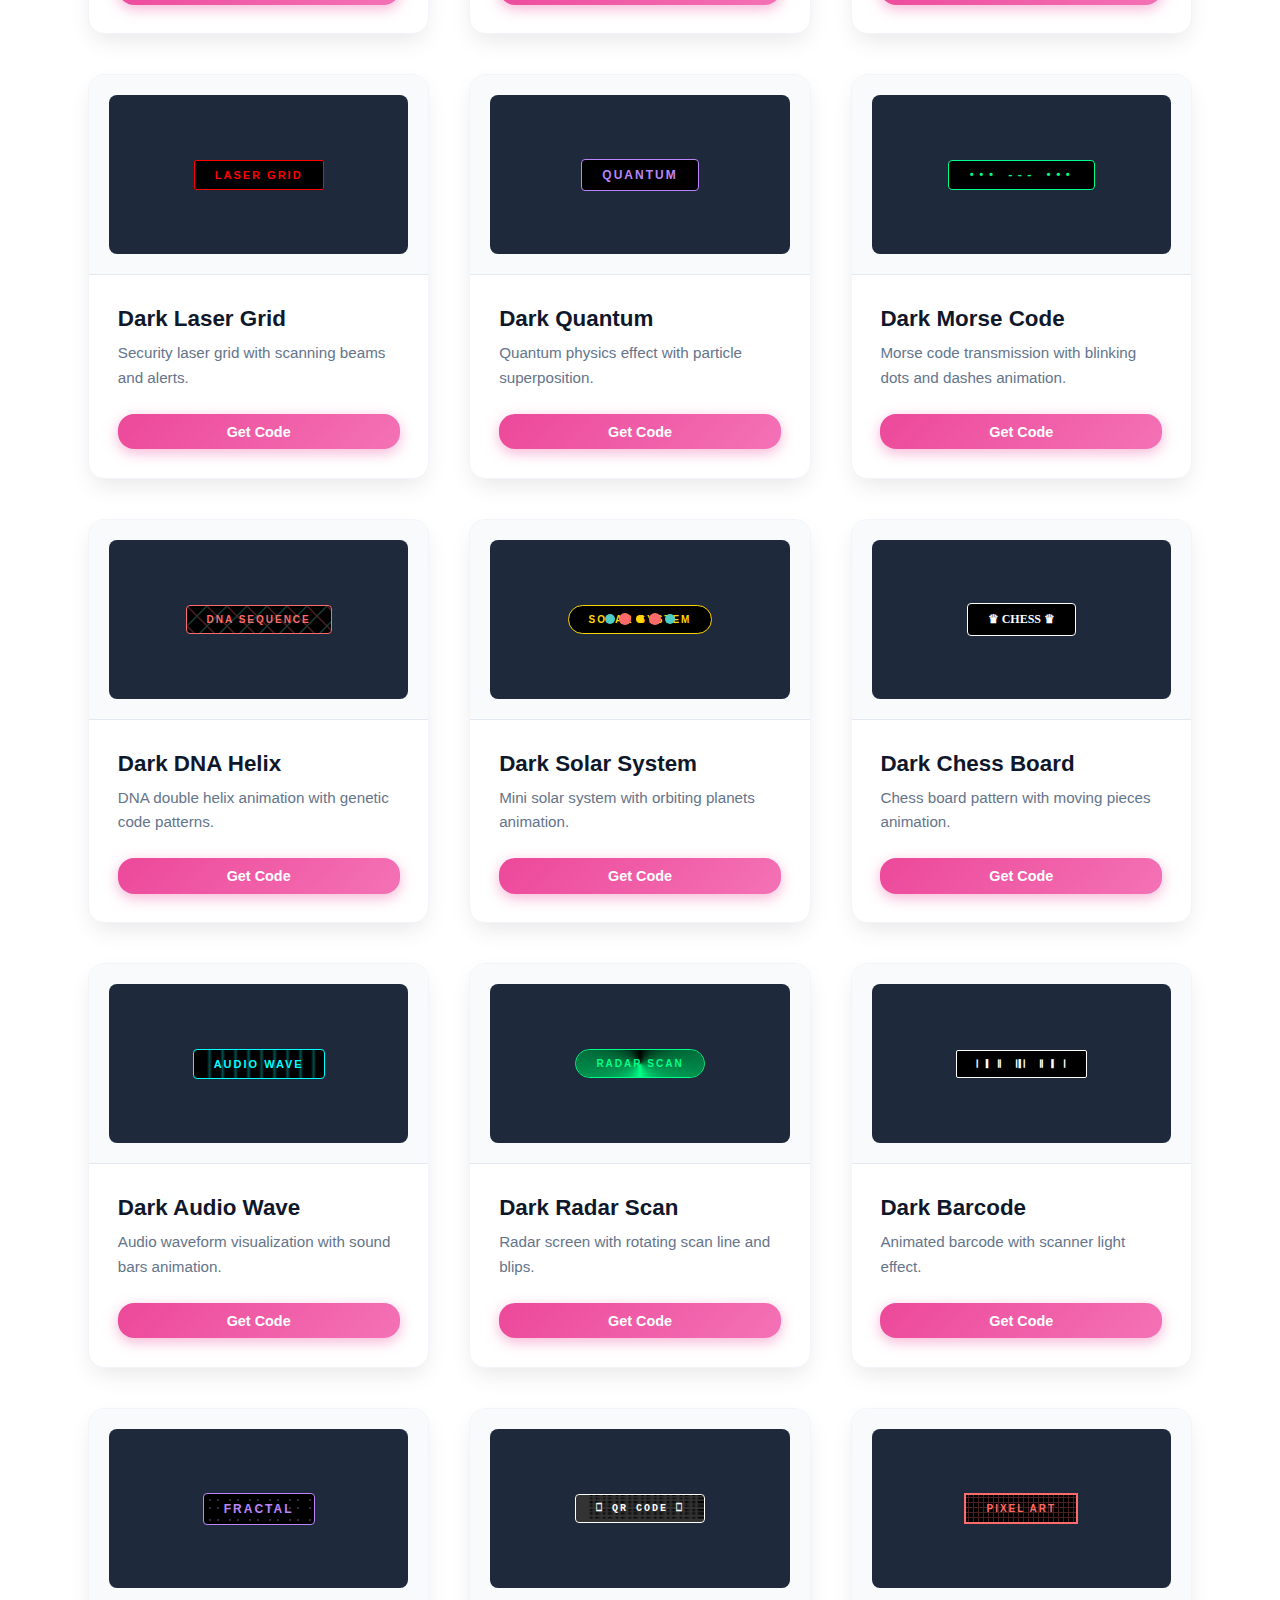
<file: buttons-templates.html>
<!DOCTYPE html>
<html lang="en">
  <head>
    <meta charset="UTF-8" />
    <meta name="viewport" content="width=device-width, initial-scale=1.0" />
    <title>Button Templates - SnippetCodeHub</title>
    <link
      rel="stylesheet"
      href="https://cdnjs.cloudflare.com/ajax/libs/font-awesome/6.4.0/css/all.min.css"
    />
    <link rel="stylesheet" href="style.css" />
    <link rel="stylesheet" href="buttons-templates.css" />
  </head>
  <body>
    <!-- Header with Navigation -->
    <header>
      <div class="container">
        <div class="header-content">
          <div class="logo">
            <i class="fas fa-cube"></i>
            SnippetCodeHub
          </div>
          <button class="menu-toggle">
            <span></span>
            <span></span>
            <span></span>
          </button>
          <nav>
            <ul>
              <li><a href="index.html">Home</a></li>
              <li><a href="#">About</a></li>
              <li><a href="#">Features</a></li>
              <li><a href="#">Services</a></li>
              <li><a href="#">Resources</a></li>
              <li><a href="#">Contact</a></li>
            </ul>
          </nav>
        </div>
      </div>
    </header>
    <!-- Modern Button Hero Section -->
<section class="button-hero">
    <!-- Background Elements -->
    <div class="button-hero-bg">
        <div class="button-particles">
            <div class="button-particle particle-1"></div>
            <div class="button-particle particle-2"></div>
            <div class="button-particle particle-3"></div>
            <div class="button-particle particle-4"></div>
        </div>
        <div class="button-glow-effect"></div>
        <div class="floating-button-icons">
            <div class="button-icon">□</div>
            <div class="button-icon">▢</div>
            <div class="button-icon">◯</div>
            <div class="button-icon">◇</div>
        </div>
    </div>

    <div class="container">
        <!-- Header -->
        <div class="button-hero-header">
            <div class="button-badge">
                <span class="button-badge-icon">⚡</span>
                <span class="button-badge-text">INTERACTIVE BUTTONS</span>
            </div>
            <div class="button-stats">
                <div class="button-stat">
                    <span class="button-stat-number">130+</span>
                    <span class="button-stat-label">Button Templates</span>
                </div>
                <div class="button-stat-divider"></div>
                <div class="button-stat">
                    <span class="button-stat-number">100%</span>
                    <span class="button-stat-label">responsive</span>
                </div>
            </div>
        </div>

        <!-- Main Content -->
        <div class="button-hero-content">
            <div class="button-title-wrapper">
                <h1 class="button-main-title">
                    <span class="button-title-part-1">Modern Buttons</span>
                    <span class="button-title-part-2">SnippetCode</span>
                </h1>
                <div class="button-title-underline">
                    <div class="button-underline-line"></div>
                    <div class="button-underline-dot"></div>
                </div>
            </div>

            <p class="button-description">
                Beautiful, animated buttons with hover effects, loading states, and modern designs.
                Copy ready-to-use code with one click.
            </p>

            <!-- Live Demo Card -->
            <div class="button-demo-card">
                <div class="button-demo-header">
                    <div class="button-demo-title">
                        <i class="fas fa-mouse-pointer"></i>
                        <span>Live Button Playground</span>
                    </div>
                    <div class="button-demo-controls">
                        <button class="button-demo-control active" data-style="solid">
                            <i class="fas fa-square"></i>
                            <span>Solid</span>
                        </button>
                        <button class="button-demo-control" data-style="outline">
                            <i class="fas fa-square"></i>
                            <span>Outline</span>
                        </button>
                        <button class="button-demo-control" data-style="gradient">
                            <i class="fas fa-square"></i>
                            <span>Gradient</span>
                        </button>
                        <button class="button-demo-control" data-style="animated">
                            <i class="fas fa-bolt"></i>
                            <span>Animated</span>
                        </button>
                    </div>
                </div>

                <!-- Button Preview -->
                <div class="button-preview-wrapper">
                    <div class="button-preview">
                        <div class="button-showcase">
                            <!-- Button Row 1 -->
                            <div class="button-row">
                                <button class="preview-btn btn-primary">
                                    <i class="fas fa-rocket"></i>
                                    <span>Primary Button</span>
                                </button>
                                <button class="preview-btn btn-secondary">
                                    <i class="fas fa-star"></i>
                                    <span>Secondary</span>
                                </button>
                                <button class="preview-btn btn-success">
                                    <i class="fas fa-check"></i>
                                    <span>Success</span>
                                </button>
                            </div>
                            
                            <!-- Button Row 2 -->
                            <div class="button-row">
                                <button class="preview-btn btn-danger">
                                    <i class="fas fa-times"></i>
                                    <span>Danger</span>
                                </button>
                                <button class="preview-btn btn-warning">
                                    <i class="fas fa-exclamation"></i>
                                    <span>Warning</span>
                                </button>
                                <button class="preview-btn btn-info">
                                    <i class="fas fa-info"></i>
                                    <span>Info</span>
                                </button>
                            </div>
                            
                            <!-- Special Buttons -->
                            <div class="special-buttons">
                                <button class="preview-btn btn-gradient">
                                    <span>Gradient Button</span>
                                    <div class="gradient-overlay"></div>
                                </button>
                                <button class="preview-btn btn-loading">
                                    <i class="fas fa-spinner fa-spin"></i>
                                    <span>Loading...</span>
                                </button>
                                <button class="preview-btn btn-icon-only">
                                    <i class="fas fa-heart"></i>
                                </button>
                            </div>
                            
                            <!-- Button with Badge -->
                            <div class="button-with-badge">
                                <button class="preview-btn btn-with-badge">
                                    <span>Notifications</span>
                                    <span class="btn-badge">3</span>
                                </button>
                            </div>
                        </div>
                    </div>
                </div>

                <!-- Customization Controls -->
                <div class="button-customization">
                    <div class="customization-header">
                        <h4>Customize Button</h4>
                        <button class="reset-btn">
                            <i class="fas fa-redo"></i>
                            <span>Reset</span>
                        </button>
                    </div>
                    
                    <div class="customization-controls">
                        <!-- Size Controls -->
                        <div class="control-group">
                            <label>Size</label>
                            <div class="size-controls">
                                <button class="size-btn active" data-size="sm">Small</button>
                                <button class="size-btn" data-size="md">Medium</button>
                                <button class="size-btn" data-size="lg">Large</button>
                            </div>
                        </div>
                        
                        <!-- Color Controls -->
                        <div class="control-group">
                            <label>Color</label>
                            <div class="color-controls">
                                <button class="color-btn" data-color="#3b82f6" style="background: #3b82f6;"></button>
                                <button class="color-btn active" data-color="#8b5cf6" style="background: #8b5cf6;"></button>
                                <button class="color-btn" data-color="#10b981" style="background: #10b981;"></button>
                                <button class="color-btn" data-color="#ec4899" style="background: #ec4899;"></button>
                                <button class="color-btn" data-color="#f59e0b" style="background: #f59e0b;"></button>
                            </div>
                        </div>
                        
                        <!-- Animation Controls -->
                        <div class="control-group">
                            <label>Animation</label>
                            <div class="animation-controls">
                                <button class="anim-btn" data-anim="none">None</button>
                                <button class="anim-btn active" data-anim="pulse">Pulse</button>
                                <button class="anim-btn" data-anim="bounce">Bounce</button>
                                <button class="anim-btn" data-anim="shimmer">Shimmer</button>
                            </div>
                        </div>
                    </div>
                </div>

                <!-- Action Buttons -->
                <div class="button-demo-actions">
                    <button class="button-copy-code-btn">
                        <i class="fas fa-copy"></i>
                        <span>Copy Button Code</span>
                    </button>
                    <!-- <div class="button-demo-stats">
                        <div class="button-demo-stat">
                            <i class="fas fa-download"></i>
                            <span>3.8k Downloads</span>
                        </div>
                        <div class="button-demo-stat">
                            <i class="fas fa-star"></i>
                            <span>4.9 Rating</span>
                        </div>
                    </div> -->
                </div>
            </div>

            <!-- Component Navigation -->
            <div class="button-component-navigation">
                <div class="button-section-label">
                    <i class="fas fa-th-large"></i>
                    <span>Browse All Components</span>
                </div>

                <div class="button-component-cards">
                    <!-- Navigation Card -->
                    <a href="nav-templates.html" class="button-component-card nav-card">
                        <div class="button-card-icon">
                            <i class="fas fa-bars"></i>
                        </div>
                        <div class="button-card-content">
                            <h3>Navigation</h3>
                            <p>99+ modern designs</p>
                        </div>
                        <div class="button-card-arrow">
                            <i class="fas fa-arrow-right"></i>
                        </div>
                    </a>

                    <!-- Footer Card -->
                    <a href="footer-templates.html" class="button-component-card footer-card">
                        <div class="button-card-icon">
                            <i class="fas fa-window-minimize"></i>
                        </div>
                        <div class="button-card-content">
                            <h3>Footers</h3>
                            <p>70+ modern designs</p>
                        </div>
                        <div class="button-card-arrow">
                            <i class="fas fa-arrow-right"></i>
                        </div>
                    </a>

                    <!-- Table Card -->
                    <a href="table-templates.html" class="button-component-card table-card">
                        <div class="button-card-icon">
                            <i class="fas fa-table"></i>
                        </div>
                        <div class="button-card-content">
                            <h3>Tables</h3>
                            <p>60+ modern designs</p>
                        </div>
                        <div class="button-card-arrow">
                            <i class="fas fa-arrow-right"></i>
                        </div>
                    </a>

                    <!-- Button Card -->
                    <a href="buttons-templates.html" class="button-component-card button-card active">
                        <div class="button-card-icon">
                            <i class="fas fa-square"></i>
                        </div>
                        <div class="button-card-content">
                            <h3>Buttons</h3>
                            <p>130+ modern designs</p>
                            <div class="button-card-badge">Featured</div>
                        </div>
                        <div class="button-card-arrow">
                            <i class="fas fa-arrow-right"></i>
                        </div>
                        <div class="button-card-glow"></div>
                    </a>

                    <!-- Checkbox Card -->
                    <a href="checkbox-templates.html" class="button-component-card checkbox-card">
                        <div class="button-card-icon">
                            <i class="fas fa-check-square"></i>
                        </div>
                        <div class="button-card-content">
                            <h3>Checkboxes</h3>
                            <p>110+ modern designs</p>
                        </div>
                        <div class="button-card-arrow">
                            <i class="fas fa-arrow-right"></i>
                        </div>
                    </a>

                    <!-- Loader Card -->
                    <a href="loader-templates.html" class="button-component-card loader-card">
                        <div class="button-card-icon">
                            <i class="fas fa-spinner"></i>
                        </div>
                        <div class="button-card-content">
                            <h3>Loaders</h3>
                            <p>100+ modern designs</p>
                        </div>
                        <div class="button-card-arrow">
                            <i class="fas fa-arrow-right"></i>
                        </div>
                    </a>
                </div>

                <!-- View All Link -->
                <!-- <div class="button-view-all-container">
                    <a href="#all-components" class="button-view-all-btn">
                        <span>Explore All Button Styles</span>
                        <div class="button-view-all-icon">
                            <i class="fas fa-arrow-right"></i>
                        </div>
                    </a>
                </div> -->
            </div>
        </div>
    </div>
</section>
    <!-- Button Templates Section -->
    <section id="button-templates">
      <div class="container">
        <!-- <div class="section-title">
          <h2>Button SnippetCode</h2>
          <p>Choose from our collection of modern button designs</p>
        </div> -->

        <div class="categories">
          <button class="category-btn active" data-category="all">All</button>
          <button class="category-btn" data-category="outline">Outline</button>
          <button class="category-btn" data-category="animated">Animated</button>
          <button class="category-btn" data-category="dark">Dark Mode</button>
        </div>

        <div class="template-grid">
<!-- Template 1 - Animated Border Button -->
<div class="template-card" data-category="animated">
  <div class="template-preview">
      <div class="live-preview-mini">
          <div class="preview-container">
              <div class="buttons-preview">
                  <button class="btn-preview-animated"><span></span><p data-start="good luck!" data-text="start!" data-title="new game"></p></button>
              </div>
          </div>
      </div>
  </div>
  <div class="template-info">
      <h3>Animated Border Button</h3>
      <p>
          Beautiful button with animated border and text transition effects.
      </p>
      <div class="template-actions">
          <button class="btn code-btn" data-template="btn1">
              Get Code
          </button>
      </div>
  </div>
</div>
<!-- Template 2 - Outline Pulse Button -->
<div class="template-card" data-category="outline">
  <div class="template-preview">
      <div class="live-preview-mini">
          <div class="preview-container">
              <button class="btn-outline-pulse">Outline Pulse</button>
          </div>
      </div>
  </div>
  <div class="template-info">
      <h3>Outline Pulse Button</h3>
      <p>Outline button with pulsating border animation on hover.</p>
      <div class="template-actions">
          <button class="btn code-btn" data-template="btn2">Get Code</button>
      </div>
  </div>
</div>

<!-- Template 3 - Outline Glow Button -->
<div class="template-card" data-category="outline">
  <div class="template-preview">
      <div class="live-preview-mini">
          <div class="preview-container">
              <button class="btn-outline-glow">Outline Glow</button>
          </div>
      </div>
  </div>
  <div class="template-info">
      <h3>Outline Glow Button</h3>
      <p>Button with glowing outline and smooth color transition.</p>
      <div class="template-actions">
          <button class="btn code-btn" data-template="btn3">Get Code</button>
      </div>
  </div>
</div>

<!-- Template 4 - Outline Slide Button -->
<div class="template-card" data-category="outline">
  <div class="template-preview">
      <div class="live-preview-mini">
          <div class="preview-container">
              <button class="btn-outline-slide">Outline Slide</button>
          </div>
      </div>
  </div>
  <div class="template-info">
      <h3>Outline Slide Button</h3>
      <p>Outline button with sliding fill animation from left to right.</p>
      <div class="template-actions">
          <button class="btn code-btn" data-template="btn4">Get Code</button>
      </div>
  </div>
</div>

<!-- Template 5 - Outline Border Animation -->
<div class="template-card" data-category="outline">
  <div class="template-preview">
      <div class="live-preview-mini">
          <div class="preview-container">
              <button class="btn-outline-border">Border Animation</button>
          </div>
      </div>
  </div>
  <div class="template-info">
      <h3>Outline Border Animation</h3>
      <p>Button with rotating border and gradient outline effect.</p>
      <div class="template-actions">
          <button class="btn code-btn" data-template="btn5">Get Code</button>
      </div>
  </div>
</div>

<!-- Template 6 - Outline Morph Button -->
<div class="template-card" data-category="outline">
  <div class="template-preview">
      <div class="live-preview-mini">
          <div class="preview-container">
              <button class="btn-outline-morph">Outline Morph</button>
          </div>
      </div>
  </div>
  <div class="template-info">
      <h3>Outline Morph Button</h3>
      <p>Button that morphs shape and color on hover with smooth transition.</p>
      <div class="template-actions">
          <button class="btn code-btn" data-template="btn6">Get Code</button>
      </div>
  </div>
</div>
<!-- Template 7 - Outline Shine Button -->
<div class="template-card" data-category="outline">
  <div class="template-preview">
      <div class="live-preview-mini">
          <div class="preview-container">
              <button class="btn-outline-shine">Outline Shine</button>
          </div>
      </div>
  </div>
  <div class="template-info">
      <h3>Outline Shine Button</h3>
      <p>Elegant outline button with shining sweep effect on hover.</p>
      <div class="template-actions">
          <button class="btn code-btn" data-template="btn7">Get Code</button>
      </div>
  </div>
</div>

<!-- Template 8 - Outline Double Border -->
<div class="template-card" data-category="outline">
  <div class="template-preview">
      <div class="live-preview-mini">
          <div class="preview-container">
              <button class="btn-outline-double">Double Border</button>
          </div>
      </div>
  </div>
  <div class="template-info">
      <h3>Outline Double Border</h3>
      <p>Button with double border animation and gradient effect.</p>
      <div class="template-actions">
          <button class="btn code-btn" data-template="btn8">Get Code</button>
      </div>
  </div>
</div>

<!-- Template 9 - Outline 3D Effect -->
<div class="template-card" data-category="outline">
  <div class="template-preview">
      <div class="live-preview-mini">
          <div class="preview-container">
              <button class="btn-outline-3d">3D Outline</button>
          </div>
      </div>
  </div>
  <div class="template-info">
      <h3>Outline 3D Effect</h3>
      <p>3D outline button with depth perception and shadow effects.</p>
      <div class="template-actions">
          <button class="btn code-btn" data-template="btn9">Get Code</button>
      </div>
  </div>
</div>

<!-- Template 10 - Outline Liquid Fill -->
<div class="template-card" data-category="outline">
  <div class="template-preview">
      <div class="live-preview-mini">
          <div class="preview-container">
              <button class="btn-outline-liquid">Liquid Fill</button>
          </div>
      </div>
  </div>
  <div class="template-info">
      <h3>Outline Liquid Fill</h3>
      <p>Button with liquid-like fill animation from bottom to top.</p>
      <div class="template-actions">
          <button class="btn code-btn" data-template="btn10">Get Code</button>
      </div>
  </div>
</div>

<!-- Template 11 - Outline Magnetic -->
<div class="template-card" data-category="outline">
  <div class="template-preview">
      <div class="live-preview-mini">
          <div class="preview-container">
              <button class="btn-outline-magnetic">Magnetic</button>
          </div>
      </div>
  </div>
  <div class="template-info">
      <h3>Outline Magnetic Button</h3>
      <p>Interactive button that follows cursor with magnetic effect.</p>
      <div class="template-actions">
          <button class="btn code-btn" data-template="btn11">Get Code</button>
      </div>
  </div>
</div>
<!-- Template 12 - Wave Shape Button -->
<div class="template-card" data-category="animated">
  <div class="template-preview">
      <div class="live-preview-mini">
          <div class="preview-container">
              <button class="btn-wave-shape"><span>Button</span></button>
          </div>
      </div>
  </div>
  <div class="template-info">
      <h3>Wave Shape Button</h3>
      <p>Unique wave-shaped button with glow effect and smooth animations.</p>
      <div class="template-actions">
          <button class="btn code-btn" data-template="btn12">Get Code</button>
      </div>
  </div>
</div>

<!-- Template 13 - Neon Glow Button -->
<div class="template-card" data-category="animated">
  <div class="template-preview">
      <div class="live-preview-mini">
          <div class="preview-container">
              <div class="btn-wrapper-neon">
                  <button class="btn-neon">
                      <span class="btn-letter">N</span>
                      <span class="btn-letter">E</span>
                      <span class="btn-letter">O</span>
                      <span class="btn-letter">N</span>
                      <svg class="btn-svg-neon" viewBox="0 0 24 24" width="13" height="24">
                          <path d="M9,21.035C9,21.035,3,14,3,9C3,5.686,5.686,3,9,3c3.314,0,6,2.686,6,6C15,14,9,21.035,9,21.035z"/>
                      </svg>
                  </button>
              </div>
          </div>
      </div>
  </div>
  <div class="template-info">
      <h3>Neon Glow Button</h3>
      <p>Advanced neon button with letter animations and glow effects.</p>
      <div class="template-actions">
          <button class="btn code-btn" data-template="btn13">Get Code</button>
      </div>
  </div>
</div>

<!-- Template 14 - Text Transform Button -->
<div class="template-card" data-category="animated">
  <div class="template-preview">
      <div class="live-preview-mini">
          <div class="preview-container">
              <button class="btn-text-transform">
                  <span class="original">Hover me</span>
                  <div class="letters">
                      <span>H</span>
                      <span>o</span>
                      <span>v</span>
                      <span>e</span>
                      <span>r</span>
                      <span>!</span>
                  </div>
              </button>
          </div>
      </div>
  </div>
  <div class="template-info">
      <h3>Text Transform Button</h3>
      <p>Button with text transformation and letter animation effects.</p>
      <div class="template-actions">
          <button class="btn code-btn" data-template="btn14">Get Code</button>
      </div>
  </div>
</div>

<!-- Template 15 - Social Media Grid -->
<div class="template-card" data-category="animated">
  <div class="template-preview">
      <div class="live-preview-mini">
          <div class="preview-container">
              <div class="social-grid-preview">
                  <div class="social-card-preview">
                      <svg class="social-icon instagram-preview" viewBox="0 0 256 256">
                          <path d="M128,80a48,48,0,1,0,48,48A48.05,48.05,0,0,0,128,80Zm0,80a32,32,0,1,1,32-32A32,32,0,0,1,128,160ZM176,24H80A56.06,56.06,0,0,0,24,80v96a56.06,56.06,0,0,0,56,56h96a56.06,56.06,0,0,0,56-56V80A56.06,56.06,0,0,0,176,24Zm40,152a40,40,0,0,1-40,40H80a40,40,0,0,1-40-40V80A40,40,0,0,1,80,40h96a40,40,0,0,1,40,40ZM192,76a12,12,0,1,1-12-12A12,12,0,0,1,192,76Z"/>
                      </svg>
                  </div>
                  <p class="social-text-preview">HOVER FOR SOCIAL</p>
              </div>
          </div>
      </div>
  </div>
  <div class="template-info">
      <h3>Social Media Grid</h3>
      <p>Interactive social media icon grid with hover animations.</p>
      <div class="template-actions">
          <button class="btn code-btn" data-template="btn15">Get Code</button>
      </div>
  </div>
</div>

<!-- Template 16 - Emoji Reaction Buttons -->
<div class="template-card" data-category="animated">
  <div class="template-preview">
      <div class="live-preview-mini">
          <div class="preview-container">
              <div class="emoji-container-preview">
                  <button class="emoji-btn-preview">👍</button>
                  <button class="emoji-btn-preview">👏🏻</button>
                  <button class="emoji-btn-preview">🎉</button>
              </div>
          </div>
      </div>
  </div>
  <div class="template-info">
      <h3>Emoji Reaction Buttons</h3>
      <p>Animated emoji buttons with tooltips and scale effects.</p>
      <div class="template-actions">
          <button class="btn code-btn" data-template="btn16">Get Code</button>
      </div>
  </div>
</div>
<!-- Template 17 - Liquid Wave Button -->
<div class="template-card" data-category="animated">
  <div class="template-preview">
      <div class="live-preview-mini">
          <div class="preview-container">
              <button class="btn-liquid-wave">
                  <span>Liquid Wave</span>
                  <div class="liquid-wave"></div>
              </button>
          </div>
      </div>
  </div>
  <div class="template-info">
      <h3>Liquid Wave Button</h3>
      <p>Button with liquid wave animation and smooth color transition.</p>
      <div class="template-actions">
          <button class="btn code-btn" data-template="btn17">Get Code</button>
      </div>
  </div>
</div>

<!-- Template 18 - Particle Effect Button -->
<div class="template-card" data-category="animated">
  <div class="template-preview">
      <div class="live-preview-mini">
          <div class="preview-container dark-bg">
              <button class="btn-particle-effect">
                  <span>Particle Effect</span>
              </button>
          </div>
      </div>
  </div>
  <div class="template-info">
      <h3>Particle Effect Button</h3>
      <p>Button that emits particles on hover with floating animation.</p>
      <div class="template-actions">
          <button class="btn code-btn" data-template="btn18">Get Code</button>
      </div>
  </div>
</div>

<!-- Template 19 - Morphing Gradient -->
<div class="template-card" data-category="animated">
  <div class="template-preview">
      <div class="live-preview-mini">
          <div class="preview-container">
              <button class="btn-morphing-gradient">
                  <span>Morph Gradient</span>
              </button>
          </div>
      </div>
  </div>
  <div class="template-info">
      <h3>Morphing Gradient Button</h3>
      <p>Button with morphing gradient background and shape transition.</p>
      <div class="template-actions">
          <button class="btn code-btn" data-template="btn19">Get Code</button>
      </div>
  </div>
</div>

<!-- Template 20 - Neon Flicker -->
<div class="template-card" data-category="animated">
  <div class="template-preview">
      <div class="live-preview-mini">
          <div class="preview-container dark-bg">
              <button class="btn-neon-flicker">
                  <span>Neon Flicker</span>
              </button>
          </div>
      </div>
  </div>
  <div class="template-info">
      <h3>Neon Flicker Button</h3>
      <p>Neon button with realistic flickering effect and glow.</p>
      <div class="template-actions">
          <button class="btn code-btn" data-template="btn20">Get Code</button>
      </div>
  </div>
</div>

<!-- Template 21 - 3D Flip Button -->
<div class="template-card" data-category="animated">
  <div class="template-preview">
      <div class="live-preview-mini">
          <div class="preview-container">
              <button class="btn-3d-flip">
                  <span class="front">3D Flip</span>
                  <span class="back">Click Me!</span>
              </button>
          </div>
      </div>
  </div>
  <div class="template-info">
      <h3>3D Flip Button</h3>
      <p>Button that flips in 3D space revealing different content.</p>
      <div class="template-actions">
          <button class="btn code-btn" data-template="btn21">Get Code</button>
      </div>
  </div>
</div>
<!-- Template 22 - Holographic Button -->
<div class="template-card" data-category="animated">
  <div class="template-preview">
      <div class="live-preview-mini">
          <div class="preview-container dark-bg">
              <button class="btn-holographic">
                  <span class="hologram-text">Holographic</span>
                  <div class="hologram-effect"></div>
              </button>
          </div>
      </div>
  </div>
  <div class="template-info">
      <h3>Holographic Button</h3>
      <p>Futuristic holographic effect with rainbow reflections and depth.</p>
      <div class="template-actions">
          <button class="btn code-btn" data-template="btn22">Get Code</button>
      </div>
  </div>
</div>

<!-- Template 23 - Matrix Digital Rain -->
<div class="template-card" data-category="animated">
  <div class="template-preview">
      <div class="live-preview-mini">
          <div class="preview-container matrix-bg">
              <button class="btn-matrix">
                  <span class="matrix-text">Matrix</span>
                  <div class="digital-rain"></div>
              </button>
          </div>
      </div>
  </div>
  <div class="template-info">
      <h3>Matrix Digital Rain</h3>
      <p>Matrix-style digital rain effect with falling code characters.</p>
      <div class="template-actions">
          <button class="btn code-btn" data-template="btn23">Get Code</button>
      </div>
  </div>
</div>

<!-- Template 24 - Quantum Particle -->
<div class="template-card" data-category="animated">
  <div class="template-preview">
      <div class="live-preview-mini">
          <div class="preview-container dark-bg">
              <button class="btn-quantum">
                  <span>Quantum</span>
                  <div class="quantum-field"></div>
              </button>
          </div>
      </div>
  </div>
  <div class="template-info">
      <h3>Quantum Particle Button</h3>
      <p>Quantum physics inspired with particle wave animations.</p>
      <div class="template-actions">
          <button class="btn code-btn" data-template="btn24">Get Code</button>
      </div>
  </div>
</div>

<!-- Template 25 - Cyberpunk Glitch -->
<div class="template-card" data-category="animated">
  <div class="template-preview">
      <div class="live-preview-mini">
          <div class="preview-container cyber-bg">
              <button class="btn-cyberpunk">
                  <span data-text="CYBERPUNK">CYBERPUNK</span>
                  <div class="glitch-layers"></div>
              </button>
          </div>
      </div>
  </div>
  <div class="template-info">
      <h3>Cyberpunk Glitch Button</h3>
      <p>Cyberpunk aesthetic with glitch effects and scan lines.</p>
      <div class="template-actions">
          <button class="btn code-btn" data-template="btn25">Get Code</button>
      </div>
  </div>
</div>

<!-- Template 26 - Liquid Metal -->
<div class="template-card" data-category="animated">
  <div class="template-preview">
      <div class="live-preview-mini">
          <div class="preview-container metal-bg">
              <button class="btn-liquid-metal">
                  <span>Liquid Metal</span>
                  <div class="metal-reflection"></div>
              </button>
          </div>
      </div>
  </div>
  <div class="template-info">
      <h3>Liquid Metal Button</h3>
      <p>Metallic liquid effect with realistic reflections and fluid motion.</p>
      <div class="template-actions">
          <button class="btn code-btn" data-template="btn26">Get Code</button>
      </div>
  </div>
</div>
<!-- Template 27 - 3D Outline Lift -->
<div class="template-card" data-category="outline">
  <div class="template-preview">
      <div class="live-preview-mini">
          <div class="preview-container">
              <button class="btn-3d-outline-lift">
                  <span>3D Lift</span>
              </button>
          </div>
      </div>
  </div>
  <div class="template-info">
      <h3>3D Outline Lift</h3>
      <p>3D outline button that lifts up with shadow depth on hover.</p>
      <div class="template-actions">
          <button class="btn code-btn" data-template="btn27">Get Code</button>
      </div>
  </div>
</div>

<!-- Template 28 - Outline Perspective -->
<div class="template-card" data-category="outline">
  <div class="template-preview">
      <div class="live-preview-mini">
          <div class="preview-container">
              <button class="btn-outline-perspective">
                  <span>Perspective</span>
              </button>
          </div>
      </div>
  </div>
  <div class="template-info">
      <h3>Outline Perspective</h3>
      <p>Outline button with 3D perspective tilt effect on hover.</p>
      <div class="template-actions">
          <button class="btn code-btn" data-template="btn28">Get Code</button>
      </div>
  </div>
</div>

<!-- Template 29 - Floating Outline -->
<div class="template-card" data-category="outline">
  <div class="template-preview">
      <div class="live-preview-mini">
          <div class="preview-container">
              <button class="btn-floating-outline">
                  <span>Floating</span>
              </button>
          </div>
      </div>
  </div>
  <div class="template-info">
      <h3>Floating Outline</h3>
      <p>Outline button that appears to float with shadow animation.</p>
      <div class="template-actions">
          <button class="btn code-btn" data-template="btn29">Get Code</button>
      </div>
  </div>
</div>

<!-- Template 30 - Outline Depth -->
<div class="template-card" data-category="outline">
  <div class="template-preview">
      <div class="live-preview-mini">
          <div class="preview-container">
              <button class="btn-outline-depth">
                  <span>Depth</span>
              </button>
          </div>
      </div>
  </div>
  <div class="template-info">
      <h3>Outline Depth</h3>
      <p>Outline button with depth perception and layered shadows.</p>
      <div class="template-actions">
          <button class="btn code-btn" data-template="btn30">Get Code</button>
      </div>
  </div>
</div>

<!-- Template 31 - 3D Outline Rotate -->
<div class="template-card" data-category="outline">
  <div class="template-preview">
      <div class="live-preview-mini">
          <div class="preview-container">
              <button class="btn-3d-outline-rotate">
                  <span>3D Rotate</span>
              </button>
          </div>
      </div>
  </div>
  <div class="template-info">
      <h3>3D Outline Rotate</h3>
      <p>Outline button that rotates in 3D space with gradient borders.</p>
      <div class="template-actions">
          <button class="btn code-btn" data-template="btn31">Get Code</button>
      </div>
  </div>
</div>
<!-- Template 32 - Expand Delete Button -->
<div class="template-card" data-category="animated">
  <div class="template-preview">
      <div class="live-preview-mini">
          <div class="preview-container">
              <button class="btn-expand-delete">
                  <svg class="svgIcon" viewBox="0 0 448 512">
                      <path d="M135.2 17.7L128 32H32C14.3 32 0 46.3 0 64S14.3 96 32 96H416c17.7 0 32-14.3 32-32s-14.3-32-32-32H320l-7.2-14.3C307.4 6.8 296.3 0 284.2 0H163.8c-12.1 0-23.2 6.8-28.6 17.7zM416 128H32L53.2 467c1.6 25.3 22.6 45 47.9 45H346.9c25.3 0 46.3-19.7 47.9-45L416 128z"></path>
                  </svg>
              </button>
          </div>
      </div>
  </div>
  <div class="template-info">
      <h3>Expand Delete Button</h3>
      <p>Circular button that expands to reveal delete text with smooth animation.</p>
      <div class="template-actions">
          <button class="btn code-btn" data-template="btn32">Get Code</button>
      </div>
  </div>
</div>

<!-- Template 33 - Gradient Border Button -->
<div class="template-card" data-category="gradient">
  <div class="template-preview">
      <div class="live-preview-mini">
          <div class="preview-container dark-bg">
              <button class="btn-gradient-border">
                  <span>Gradient Border</span>
              </button>
          </div>
      </div>
  </div>
  <div class="template-info">
      <h3>Gradient Border Button</h3>
      <p>Button with gradient border and inner shadow effects on hover.</p>
      <div class="template-actions">
          <button class="btn code-btn" data-template="btn33">Get Code</button>
      </div>
  </div>
</div>

<!-- Template 34 - 3D Press Button -->
<div class="template-card" data-category="animated">
  <div class="template-preview">
      <div class="live-preview-mini">
          <div class="preview-container">
              <button class="btn-3d-press">
                  <div class="button-outer">
                      <div class="button-inner">
                          <span>3D Press</span>
                      </div>
                  </div>
              </button>
          </div>
      </div>
  </div>
  <div class="template-info">
      <h3>3D Press Button</h3>
      <p>Realistic 3D button with press effect and multiple shadow layers.</p>
      <div class="template-actions">
          <button class="btn code-btn" data-template="btn34">Get Code</button>
      </div>
  </div>
</div>

<!-- Template 35 - Leaf Animation Button -->
<div class="template-card" data-category="animated">
  <div class="template-preview">
      <div class="live-preview-mini">
          <div class="preview-container">
              <button class="btn-leaf-animation">
                  Click Me
                  <svg class="icon-1" viewBox="0 0 24 24" fill="none" xmlns="http://www.w3.org/2000/svg">
                      <path class="fil-leaf-1" d="M12 2C13.1 2 14 2.9 14 4C14 5.1 13.1 6 12 6C10.9 6 10 5.1 10 4C10 2.9 10.9 2 12 2Z"/>
                      <path class="fil-leaf-2" d="M12 8C13.1 8 14 8.9 14 10C14 11.1 13.1 12 12 12C10.9 12 10 11.1 10 10C10 8.9 10.9 8 12 8Z"/>
                  </svg>
                  <svg class="icon-2" viewBox="0 0 24 24" fill="none" xmlns="http://www.w3.org/2000/svg">
                      <path class="fil-leaf-3" d="M12 14C13.1 14 14 14.9 14 16C14 17.1 13.1 18 12 18C10.9 18 10 17.1 10 16C10 14.9 10.9 14 12 14Z"/>
                  </svg>
                  <svg class="icon-3" viewBox="0 0 24 24" fill="none" xmlns="http://www.w3.org/2000/svg">
                      <path class="fil-leaf-4" d="M12 20C13.1 20 14 20.9 14 22C14 23.1 13.1 24 12 24C10.9 24 10 23.1 10 22C10 20.9 10.9 20 12 20Z"/>
                  </svg>
              </button>
          </div>
      </div>
  </div>
  <div class="template-info">
      <h3>Leaf Animation Button</h3>
      <p>Button with floating leaf icons and shape morphing animation.</p>
      <div class="template-actions">
          <button class="btn code-btn" data-template="btn35">Get Code</button>
      </div>
  </div>
</div>

<!-- Template 36 - Text Reveal Button -->
<div class="template-card" data-category="animated">
  <div class="template-preview">
      <div class="live-preview-mini">
          <div class="preview-container dark-bg">
              <button class="btn-text-reveal" data-text="Hover Me">
                  <span class="hover-text" data-text="Hover Me"></span>
                  Hover Me
              </button>
          </div>
      </div>
  </div>
  <div class="template-info">
      <h3>Text Reveal Button</h3>
      <p>Button with text reveal animation and neon glow effects.</p>
      <div class="template-actions">
          <button class="btn code-btn" data-template="btn36">Get Code</button>
      </div>
  </div>
</div>
<!-- Template 37 - Animated Border Cut -->
<div class="template-card" data-category="animated">
  <div class="template-preview">
      <div class="live-preview-mini">
          <div class="preview-container">
              <a href="#" class="btn-animated-cut"><span>Hover Me</span></a>
          </div>
      </div>
  </div>
  <div class="template-info">
      <h3>Animated Border Cut</h3>
      <p>Button with animated border cutting effect on hover.</p>
      <div class="template-actions">
          <button class="btn code-btn" data-template="btn37">Get Code</button>
      </div>
  </div>
</div>

<!-- Template 38 - Learn More Button -->
<div class="template-card" data-category="animated">
  <div class="template-preview">
      <div class="live-preview-mini">
          <div class="preview-container">
              <button class="btn-learn-more">
                  <span class="circle">
                      <span class="icon arrow"></span>
                  </span>
                  <span class="button-text">Learn More</span>
              </button>
          </div>
      </div>
  </div>
  <div class="template-info">
      <h3>Learn More Button</h3>
      <p>Animated button with circle expansion and arrow transition.</p>
      <div class="template-actions">
          <button class="btn code-btn" data-template="btn38">Get Code</button>
      </div>
  </div>
</div>

<!-- Template 39 - Sliding Fill Button -->
<div class="template-card" data-category="animated">
  <div class="template-preview">
      <div class="live-preview-mini">
          <div class="preview-container">
              <button class="btn-sliding-fill">
                  <span>Hover Me</span>
                  Sliding Fill
              </button>
          </div>
      </div>
  </div>
  <div class="template-info">
      <h3>Sliding Fill Button</h3>
      <p>Button with sliding diagonal fill animation on hover.</p>
      <div class="template-actions">
          <button class="btn code-btn" data-template="btn39">Get Code</button>
      </div>
  </div>
</div>

<!-- Template 40 - Icon Hover Button -->
<div class="template-card" data-category="animated">
  <div class="template-preview">
      <div class="live-preview-mini">
          <div class="preview-container">
              <button class="btn-icon-hover">
                  <svg width="15" height="15" viewBox="0 0 24 24" fill="none" xmlns="http://www.w3.org/2000/svg">
                      <path d="M12 4V20M4 12H20" stroke="currentColor" stroke-width="2" stroke-linecap="round"/>
                  </svg>
                  Hover Me
              </button>
          </div>
      </div>
  </div>
  <div class="template-info">
      <h3>Icon Hover Button</h3>
      <p>Button with icon animation and shadow effect on hover.</p>
      <div class="template-actions">
          <button class="btn code-btn" data-template="btn40">Get Code</button>
      </div>
  </div>
</div>

<!-- Template 41 - 3D Cube Button -->
<div class="template-card" data-category="animated">
  <div class="template-preview">
      <div class="live-preview-mini">
          <div class="preview-container">
              <div class="scene-preview">
                  <div class="cube-preview">
                      <div class="side front-preview">Hover Me</div>
                      <div class="side top-preview">Hello!</div>
                  </div>
              </div>
          </div>
      </div>
  </div>
  <div class="template-info">
      <h3>3D Cube Button</h3>
      <p>3D cube button that rotates to reveal different text.</p>
      <div class="template-actions">
          <button class="btn code-btn" data-template="btn41">Get Code</button>
      </div>
  </div>
</div>
<!-- Template 42 - 3D Flip Button -->
<div class="template-card" data-category="3d">
  <div class="template-preview">
      <div class="live-preview-mini">
          <div class="preview-container">
              <button class="btn-3d-flip">
                  <span class="front">Click Me</span>
                  <span class="back">Hello!</span>
              </button>
          </div>
      </div>
  </div>
  <div class="template-info">
      <h3>3D Flip Button</h3>
      <p>3D button that flips to reveal different content on hover.</p>
      <div class="template-actions">
          <button class="btn code-btn" data-template="btn42">Get Code</button>
      </div>
  </div>
</div>

<!-- Template 43 - 3D Press Button -->
<div class="template-card" data-category="3d">
  <div class="template-preview">
      <div class="live-preview-mini">
          <div class="preview-container">
              <button class="btn-3d-press">Press Me</button>
          </div>
      </div>
  </div>
  <div class="template-info">
      <h3>3D Press Button</h3>
      <p>Realistic 3D button with press-down animation effect.</p>
      <div class="template-actions">
          <button class="btn code-btn" data-template="btn43">Get Code</button>
      </div>
  </div>
</div>

<!-- Template 44 - 3D Gradient Rotate -->
<div class="template-card" data-category="3d">
  <div class="template-preview">
      <div class="live-preview-mini">
          <div class="preview-container">
              <button class="btn-3d-gradient">Hover Me</button>
          </div>
      </div>
  </div>
  <div class="template-info">
      <h3>3D Gradient Rotate</h3>
      <p>3D button with gradient rotation and depth perception.</p>
      <div class="template-actions">
          <button class="btn code-btn" data-template="btn44">Get Code</button>
      </div>
  </div>
</div>

<!-- Template 45 - 3D Liquid Rise -->
<div class="template-card" data-category="3d">
  <div class="template-preview">
      <div class="live-preview-mini">
          <div class="preview-container">
              <button class="btn-3d-liquid">
                  <span>Liquid Rise</span>
              </button>
          </div>
      </div>
  </div>
  <div class="template-info">
      <h3>3D Liquid Rise</h3>
      <p>3D button with liquid-like rising animation effect.</p>
      <div class="template-actions">
          <button class="btn code-btn" data-template="btn45">Get Code</button>
      </div>
  </div>
</div>

<!-- Template 46 - 3D Hologram -->
<div class="template-card" data-category="3d">
  <div class="template-preview">
      <div class="live-preview-mini">
          <div class="preview-container dark-bg">
              <button class="btn-3d-hologram">Hologram</button>
          </div>
      </div>
  </div>
  <div class="template-info">
      <h3>3D Hologram Button</h3>
      <p>Futuristic 3D hologram button with glow and scan effects.</p>
      <div class="template-actions">
          <button class="btn code-btn" data-template="btn46">Get Code</button>
      </div>
  </div>
</div>
<!-- Template 47 - Bounce Animation -->
<div class="template-card" data-category="animated">
    <div class="template-preview">
        <div class="live-preview-mini">
            <div class="preview-container">
                <button class="btn-bounce">Bounce Me</button>
            </div>
        </div>
    </div>
    <div class="template-info">
        <h3>Bounce Animation</h3>
        <p>Button with smooth bounce effect on hover and click.</p>
        <div class="template-actions">
            <button class="btn code-btn" data-template="btn47">Get Code</button>
        </div>
    </div>
</div>

<!-- Template 48 - Wave Animation -->
<div class="template-card" data-category="animated">
    <div class="template-preview">
        <div class="live-preview-mini">
            <div class="preview-container">
                <button class="btn-wave">Wave Effect</button>
            </div>
        </div>
    </div>
    <div class="template-info">
        <h3>Wave Animation</h3>
        <p>Button with wave-like ripple animation from center.</p>
        <div class="template-actions">
            <button class="btn code-btn" data-template="btn48">Get Code</button>
        </div>
    </div>
</div>

<!-- Template 49 - Neon Pulse -->
<div class="template-card" data-category="animated">
    <div class="template-preview">
        <div class="live-preview-mini">
            <div class="preview-container dark-bg">
                <button class="btn-neon-pulse">Neon Pulse</button>
            </div>
        </div>
    </div>
    <div class="template-info">
        <h3>Neon Pulse</h3>
        <p>Neon button with continuous pulsing glow effect.</p>
        <div class="template-actions">
            <button class="btn code-btn" data-template="btn49">Get Code</button>
        </div>
    </div>
</div>

<!-- Template 50 - Magnetic 2D -->
<div class="template-card" data-category="animated">
    <div class="template-preview">
        <div class="live-preview-mini">
            <div class="preview-container">
                <button class="btn-magnetic-2d">Magnetic 2D</button>
            </div>
        </div>
    </div>
    <div class="template-info">
        <h3>Magnetic 2D</h3>
        <p>2D button that moves with cursor magnetic effect.</p>
        <div class="template-actions">
            <button class="btn code-btn" data-template="btn50">Get Code</button>
        </div>
    </div>
</div>

<!-- Template 51 - Shake Animation -->
<div class="template-card" data-category="animated">
    <div class="template-preview">
        <div class="live-preview-mini">
            <div class="preview-container">
                <button class="btn-shake">Shake Me</button>
            </div>
        </div>
    </div>
    <div class="template-info">
        <h3>Shake Animation</h3>
        <p>Button with attention-grabbing shake animation.</p>
        <div class="template-actions">
            <button class="btn code-btn" data-template="btn51">Get Code</button>
        </div>
    </div>
</div>

<!-- Template 52 - Rotate 3D -->
<div class="template-card" data-category="animated">
    <div class="template-preview">
        <div class="live-preview-mini">
            <div class="preview-container">
                <button class="btn-rotate-3d">Rotate 3D</button>
            </div>
        </div>
    </div>
    <div class="template-info">
        <h3>Rotate 3D</h3>
        <p>3D button that rotates on multiple axes on hover.</p>
        <div class="template-actions">
            <button class="btn code-btn" data-template="btn52">Get Code</button>
        </div>
    </div>
</div>

<!-- Template 53 - Glitch Effect -->
<div class="template-card" data-category="animated">
    <div class="template-preview">
        <div class="live-preview-mini">
            <div class="preview-container dark-bg">
                <button class="btn-glitch">Glitch Effect</button>
            </div>
        </div>
    </div>
    <div class="template-info">
        <h3>Glitch Effect</h3>
        <p>Cyberpunk-style glitch animation on hover.</p>
        <div class="template-actions">
            <button class="btn code-btn" data-template="btn53">Get Code</button>
        </div>
    </div>
</div>

<!-- Template 54 - Particle Explosion -->
<div class="template-card" data-category="animated">
    <div class="template-preview">
        <div class="live-preview-mini">
            <div class="preview-container">
                <button class="btn-particle">Particles</button>
            </div>
        </div>
    </div>
    <div class="template-info">
        <h3>Particle Explosion</h3>
        <p>Button that explodes into particles on hover.</p>
        <div class="template-actions">
            <button class="btn code-btn" data-template="btn54">Get Code</button>
        </div>
    </div>
</div>

<!-- Template 55 - Morph Shape -->
<div class="template-card" data-category="animated">
    <div class="template-preview">
        <div class="live-preview-mini">
            <div class="preview-container">
                <button class="btn-morph">Morph Me</button>
            </div>
        </div>
    </div>
    <div class="template-info">
        <h3>Morph Shape</h3>
        <p>Button that morphs between different shapes.</p>
        <div class="template-actions">
            <button class="btn code-btn" data-template="btn55">Get Code</button>
        </div>
    </div>
</div>

<!-- Template 56 - Infinite Spin -->
<div class="template-card" data-category="animated">
    <div class="template-preview">
        <div class="live-preview-mini">
            <div class="preview-container">
                <button class="btn-spin">Spin Forever</button>
            </div>
        </div>
    </div>
    <div class="template-info">
        <h3>Infinite Spin</h3>
        <p>Button with continuous spinning border animation.</p>
        <div class="template-actions">
            <button class="btn code-btn" data-template="btn56">Get Code</button>
        </div>
    </div>
</div>
<!-- Template 57 - Slide Fill Animation -->
<div class="template-card" data-category="animated">
    <div class="template-preview">
        <div class="live-preview-mini">
            <div class="preview-container">
                <button class="btn-slide-fill" style="--clr: #7c3aed">
                    <span class="btn-decor"></span>
                    <span class="btn-content">
                        <span class="btn-icon">
                            <i class="fas fa-rocket"></i>
                        </span>
                        <span class="btn-text">Slide Fill</span>
                    </span>
                </button>
            </div>
        </div>
    </div>
    <div class="template-info">
        <h3>Slide Fill Animation</h3>
        <p>Button with sliding fill animation from left with icon.</p>
        <div class="template-actions">
            <button class="btn code-btn" data-template="btn57">Get Code</button>
        </div>
    </div>
</div>

<!-- Template 58 - Gradient Slide -->
<div class="template-card" data-category="animated">
    <div class="template-preview">
        <div class="live-preview-mini">
            <div class="preview-container">
                <button class="btn-gradient-slide" style="--clr: linear-gradient(135deg, #667eea, #764ba2)">
                    <span class="btn-decor"></span>
                    <span class="btn-content">
                        <span class="btn-icon">
                            <i class="fas fa-star"></i>
                        </span>
                        <span class="btn-text">Gradient Slide</span>
                    </span>
                </button>
            </div>
        </div>
    </div>
    <div class="template-info">
        <h3>Gradient Slide</h3>
        <p>Gradient background slide animation with star icon.</p>
        <div class="template-actions">
            <button class="btn code-btn" data-template="btn58">Get Code</button>
        </div>
    </div>
</div>

<!-- Template 59 - Dual Color Fill -->
<div class="template-card" data-category="animated">
    <div class="template-preview">
        <div class="live-preview-mini">
            <div class="preview-container">
                <button class="btn-dual-fill" style="--clr1: #ec4899; --clr2: #8b5cf6">
                    <span class="btn-decor"></span>
                    <span class="btn-content">
                        <span class="btn-icon">
                            <i class="fas fa-heart"></i>
                        </span>
                        <span class="btn-text">Dual Color</span>
                    </span>
                </button>
            </div>
        </div>
    </div>
    <div class="template-info">
        <h3>Dual Color Fill</h3>
        <p>Button with dual color fill animation and heart icon.</p>
        <div class="template-actions">
            <button class="btn code-btn" data-template="btn59">Get Code</button>
        </div>
    </div>
</div>

<!-- Template 60 - Bounce Fill -->
<div class="template-card" data-category="animated">
    <div class="template-preview">
        <div class="live-preview-mini">
            <div class="preview-container">
                <button class="btn-bounce-fill" style="--clr: #10b981">
                    <span class="btn-decor"></span>
                    <span class="btn-content">
                        <span class="btn-icon">
                            <i class="fas fa-check"></i>
                        </span>
                        <span class="btn-text">Bounce Fill</span>
                    </span>
                </button>
            </div>
        </div>
    </div>
    <div class="template-info">
        <h3>Bounce Fill</h3>
        <p>Button with bounce animation on fill with check icon.</p>
        <div class="template-actions">
            <button class="btn code-btn" data-template="btn60">Get Code</button>
        </div>
    </div>
</div>

<!-- Template 61 - Wave Fill -->
<div class="template-card" data-category="animated">
    <div class="template-preview">
        <div class="live-preview-mini">
            <div class="preview-container">
                <button class="btn-wave-fill" style="--clr: #3b82f6">
                    <span class="btn-decor"></span>
                    <span class="btn-content">
                        <span class="btn-icon">
                            <i class="fas fa-water"></i>
                        </span>
                        <span class="btn-text">Wave Fill</span>
                    </span>
                </button>
            </div>
        </div>
    </div>
    <div class="template-info">
        <h3>Wave Fill</h3>
        <p>Button with wave-like fill animation and water icon.</p>
        <div class="template-actions">
            <button class="btn code-btn" data-template="btn61">Get Code</button>
        </div>
    </div>
</div>

<!-- Template 62 - Diagonal Slide -->
<div class="template-card" data-category="animated">
    <div class="template-preview">
        <div class="live-preview-mini">
            <div class="preview-container">
                <button class="btn-diagonal-slide" style="--clr: #f59e0b">
                    <span class="btn-decor"></span>
                    <span class="btn-content">
                        <span class="btn-icon">
                            <i class="fas fa-bolt"></i>
                        </span>
                        <span class="btn-text">Diagonal Slide</span>
                    </span>
                </button>
            </div>
        </div>
    </div>
    <div class="template-info">
        <h3>Diagonal Slide</h3>
        <p>Diagonal sliding fill animation with lightning icon.</p>
        <div class="template-actions">
            <button class="btn code-btn" data-template="btn62">Get Code</button>
        </div>
    </div>
</div>

<!-- Template 63 - Circular Expand -->
<div class="template-card" data-category="animated">
    <div class="template-preview">
        <div class="live-preview-mini">
            <div class="preview-container">
                <button class="btn-circular-expand" style="--clr: #ef4444">
                    <span class="btn-decor"></span>
                    <span class="btn-content">
                        <span class="btn-icon">
                            <i class="fas fa-fire"></i>
                        </span>
                        <span class="btn-text">Circular Expand</span>
                    </span>
                </button>
            </div>
        </div>
    </div>
    <div class="template-info">
        <h3>Circular Expand</h3>
        <p>Circular expansion fill animation with fire icon.</p>
        <div class="template-actions">
            <button class="btn code-btn" data-template="btn63">Get Code</button>
        </div>
    </div>
</div>

<!-- Template 64 - Double Slide -->
<div class="template-card" data-category="animated">
    <div class="template-preview">
        <div class="live-preview-mini">
            <div class="preview-container">
                <button class="btn-double-slide" style="--clr1: #8b5cf6; --clr2: #ec4899">
                    <span class="btn-decor-top"></span>
                    <span class="btn-decor-bottom"></span>
                    <span class="btn-content">
                        <span class="btn-icon">
                            <i class="fas fa-gem"></i>
                        </span>
                        <span class="btn-text">Double Slide</span>
                    </span>
                </button>
            </div>
        </div>
    </div>
    <div class="template-info">
        <h3>Double Slide</h3>
        <p>Double directional slide animation with gem icon.</p>
        <div class="template-actions">
            <button class="btn code-btn" data-template="btn64">Get Code</button>
        </div>
    </div>
</div>

<!-- Template 65 - Neon Slide -->
<div class="template-card" data-category="animated">
    <div class="template-preview">
        <div class="live-preview-mini">
            <div class="preview-container dark-bg">
                <button class="btn-neon-slide" style="--clr: #00ff88">
                    <span class="btn-decor"></span>
                    <span class="btn-content">
                        <span class="btn-icon">
                            <i class="fas fa-gamepad"></i>
                        </span>
                        <span class="btn-text">Neon Slide</span>
                    </span>
                </button>
            </div>
        </div>
    </div>
    <div class="template-info">
        <h3>Neon Slide</h3>
        <p>Neon glow slide animation with gamepad icon.</p>
        <div class="template-actions">
            <button class="btn code-btn" data-template="btn65">Get Code</button>
        </div>
    </div>
</div>

<!-- Template 66 - 3D Slide Fill -->
<div class="template-card" data-category="animated">
    <div class="template-preview">
        <div class="live-preview-mini">
            <div class="preview-container">
                <button class="btn-3d-slide" style="--clr: #06b6d4">
                    <span class="btn-decor"></span>
                    <span class="btn-content">
                        <span class="btn-icon">
                            <i class="fas fa-cube"></i>
                        </span>
                        <span class="btn-text">3D Slide</span>
                    </span>
                </button>
            </div>
        </div>
    </div>
    <div class="template-info">
        <h3>3D Slide Fill</h3>
        <p>3D perspective slide animation with cube icon.</p>
        <div class="template-actions">
            <button class="btn code-btn" data-template="btn66">Get Code</button>
        </div>
    </div>
</div>
<!-- Template 77 - Dark Neon Glow -->
<div class="template-card" data-category="dark">
    <div class="template-preview">
        <div class="live-preview-mini">
            <div class="preview-container dark-bg">
                <button class="btn-dark-neon">Neon Glow</button>
            </div>
        </div>
    </div>
    <div class="template-info">
        <h3>Dark Neon Glow</h3>
        <p>Modern neon button with glowing border and text effects.</p>
        <div class="template-actions">
            <button class="btn code-btn" data-template="btn77">Get Code</button>
        </div>
    </div>
</div>

<!-- Template 78 - Cyberpunk Button -->
<div class="template-card" data-category="dark">
    <div class="template-preview">
        <div class="live-pview-mini">
            <div class="preview-container dark-bg">
                <button class="btn-cyberpunk">CYBERPUNK</button>
            </div>
        </div>
    </div>
    <div class="template-info">
        <h3>Cyberpunk Button</h3>
        <p>Futuristic cyberpunk style with scan lines and glitch effects.</p>
        <div class="template-actions">
            <button class="btn code-btn" data-template="btn78">Get Code</button>
        </div>
    </div>
</div>

<!-- Template 79 - Matrix Rain -->
<div class="template-card" data-category="dark">
    <div class="template-preview">
        <div class="live-preview-mini">
            <div class="preview-container dark-bg">
                <button class="btn-matrix">MATRIX</button>
            </div>
        </div>
    </div>
    <div class="template-info">
        <h3>Matrix Rain</h3>
        <p>Button with falling code rain animation in matrix style.</p>
        <div class="template-actions">
            <button class="btn code-btn" data-template="btn79">Get Code</button>
        </div>
    </div>
</div>

<!-- Template 80 - Hologram Button -->
<div class="template-card" data-category="dark">
    <div class="template-preview">
        <div class="live-preview-mini">
            <div class="preview-container dark-bg">
                <button class="btn-hologram">HOLOGRAM</button>
            </div>
        </div>
    </div>
    <div class="template-info">
        <h3>Hologram Button</h3>
        <p>Futuristic hologram effect with scan lines and transparency.</p>
        <div class="template-actions">
            <button class="btn code-btn" data-template="btn80">Get Code</button>
        </div>
    </div>
</div>

<!-- Template 81 - Dark Gradient Pulse -->
<div class="template-card" data-category="dark">
    <div class="template-preview">
        <div class="live-preview-mini">
            <div class="preview-container dark-bg">
                <button class="btn-gradient-pulse">Gradient Pulse</button>
            </div>
        </div>
    </div>
    <div class="template-info">
        <h3>Dark Gradient Pulse</h3>
        <p>Pulsating gradient button with smooth color transitions.</p>
        <div class="template-actions">
            <button class="btn code-btn" data-template="btn81">Get Code</button>
        </div>
    </div>
</div>

<!-- Template 82 - Dark Glass Morphism -->
<div class="template-card" data-category="dark">
    <div class="template-preview">
        <div class="live-preview-mini">
            <div class="preview-container dark-bg">
                <button class="btn-dark-glass">Glass Effect</button>
            </div>
        </div>
    </div>
    <div class="template-info">
        <h3>Dark Glass Morphism</h3>
        <p>Modern glassmorphism effect with blur and transparency.</p>
        <div class="template-actions">
            <button class="btn code-btn" data-template="btn82">Get Code</button>
        </div>
    </div>
</div>

<!-- Template 83 - Dark Particle Effect -->
<div class="template-card" data-category="dark">
    <div class="template-preview">
        <div class="live-preview-mini">
            <div class="preview-container dark-bg">
                <button class="btn-particle">Particles</button>
            </div>
        </div>
    </div>
    <div class="template-info">
        <h3>Dark Particle Effect</h3>
        <p>Button with floating particle animation around it.</p>
        <div class="template-actions">
            <button class="btn code-btn" data-template="btn83">Get Code</button>
        </div>
    </div>
</div>

<!-- Template 84 - Dark Liquid Fill -->
<div class="template-card" data-category="dark">
    <div class="template-preview">
        <div class="live-preview-mini">
            <div class="preview-container dark-bg">
                <button class="btn-liquid-dark">Liquid Dark</button>
            </div>
        </div>
    </div>
    <div class="template-info">
        <h3>Dark Liquid Fill</h3>
        <p>Liquid-like fill animation with dark theme colors.</p>
        <div class="template-actions">
            <button class="btn code-btn" data-template="btn84">Get Code</button>
        </div>
    </div>
</div>

<!-- Template 85 - Dark Glitch Text -->
<div class="template-card" data-category="dark">
    <div class="template-preview">
        <div class="live-preview-mini">
            <div class="preview-container dark-bg">
                <button class="btn-glitch">GLITCH MODE</button>
            </div>
        </div>
    </div>
    <div class="template-info">
        <h3>Dark Glitch Text</h3>
        <p>Glitch text effect with digital distortion animation.</p>
        <div class="template-actions">
            <button class="btn code-btn" data-template="btn85">Get Code</button>
        </div>
    </div>
</div>

<!-- Template 86 - Dark Space Theme -->
<div class="template-card" data-category="dark">
    <div class="template-preview">
        <div class="live-preview-mini">
            <div class="preview-container dark-bg">
                <button class="btn-space">EXPLORE SPACE</button>
            </div>
        </div>
    </div>
    <div class="template-info">
        <h3>Dark Space Theme</h3>
        <p>Space-themed button with star field and nebula effects.</p>
        <div class="template-actions">
            <button class="btn code-btn" data-template="btn86">Get Code</button>
        </div>
    </div>
</div>
<!-- Template 87 - Dark Cyber Grid -->
<div class="template-card" data-category="dark">
    <div class="template-preview">
        <div class="live-preview-mini">
            <div class="preview-container dark-bg">
                <button class="btn-cyber-grid">CYBER GRID</button>
            </div>
        </div>
    </div>
    <div class="template-info">
        <h3>Dark Cyber Grid</h3>
        <p>Cyber grid pattern with animated scan lines and digital effects.</p>
        <div class="template-actions">
            <button class="btn code-btn" data-template="btn87">Get Code</button>
        </div>
    </div>
</div>

<!-- Template 88 - Dark Binary Rain -->
<div class="template-card" data-category="dark">
    <div class="template-preview">
        <div class="live-preview-mini">
            <div class="preview-container dark-bg">
                <button class="btn-binary">BINARY CODE</button>
            </div>
        </div>
    </div>
    <div class="template-info">
        <h3>Dark Binary Rain</h3>
        <p>Falling binary code animation with digital theme.</p>
        <div class="template-actions">
            <button class="btn code-btn" data-template="btn88">Get Code</button>
        </div>
    </div>
</div>

<!-- Template 89 - Dark Plasma Ball -->
<div class="template-card" data-category="dark">
    <div class="template-preview">
        <div class="live-preview-mini">
            <div class="preview-container dark-bg">
                <button class="btn-plasma">PLASMA</button>
            </div>
        </div>
    </div>
    <div class="template-info">
        <h3>Dark Plasma Ball</h3>
        <p>Plasma ball effect with electric arcs and glow.</p>
        <div class="template-actions">
            <button class="btn code-btn" data-template="btn89">Get Code</button>
        </div>
    </div>
</div>

<!-- Template 90 - Dark Data Stream -->
<div class="template-card" data-category="dark">
    <div class="template-preview">
        <div class="live-preview-mini">
            <div class="preview-container dark-bg">
                <button class="btn-data-stream">DATA FLOW</button>
            </div>
        </div>
    </div>
    <div class="template-info">
        <h3>Dark Data Stream</h3>
        <p>Data streaming effect with flowing lines and pulses.</p>
        <div class="template-actions">
            <button class="btn code-btn" data-template="btn90">Get Code</button>
        </div>
    </div>
</div>

<!-- Template 91 - Dark Neon Sign -->
<div class="template-card" data-category="dark">
    <div class="template-preview">
        <div class="live-preview-mini">
            <div class="preview-container dark-bg">
                <button class="btn-neon-sign">OPEN 24/7</button>
            </div>
        </div>
    </div>
    <div class="template-info">
        <h3>Dark Neon Sign</h3>
        <p>Vintage neon sign effect with flickering animation.</p>
        <div class="template-actions">
            <button class="btn code-btn" data-template="btn91">Get Code</button>
        </div>
    </div>
</div>

<!-- Template 92 - Dark Circuit Board -->
<div class="template-card" data-category="dark">
    <div class="template-preview">
        <div class="live-preview-mini">
            <div class="preview-container dark-bg">
                <button class="btn-circuit">CIRCUIT</button>
            </div>
        </div>
    </div>
    <div class="template-info">
        <h3>Dark Circuit Board</h3>
        <p>Circuit board pattern with animated electricity flow.</p>
        <div class="template-actions">
            <button class="btn code-btn" data-template="btn92">Get Code</button>
        </div>
    </div>
</div>

<!-- Template 93 - Dark Digital Clock -->
<div class="template-card" data-category="dark">
    <div class="template-preview">
        <div class="live-preview-mini">
            <div class="preview-container dark-bg">
                <button class="btn-digital-clock">00:00:00</button>
            </div>
        </div>
    </div>
    <div class="template-info">
        <h3>Dark Digital Clock</h3>
        <p>Digital clock display with real-time updating numbers.</p>
        <div class="template-actions">
            <button class="btn code-btn" data-template="btn93">Get Code</button>
        </div>
    </div>
</div>

<!-- Template 94 - Dark Wormhole -->
<div class="template-card" data-category="dark">
    <div class="template-preview">
        <div class="live-preview-mini">
            <div class="preview-container dark-bg">
                <button class="btn-wormhole">WORMHOLE</button>
            </div>
        </div>
    </div>
    <div class="template-info">
        <h3>Dark Wormhole</h3>
        <p>Wormhole effect with swirling vortex and space distortion.</p>
        <div class="template-actions">
            <button class="btn code-btn" data-template="btn94">Get Code</button>
        </div>
    </div>
</div>

<!-- Template 95 - Dark Laser Grid -->
<div class="template-card" data-category="dark">
    <div class="template-preview">
        <div class="live-preview-mini">
            <div class="preview-container dark-bg">
                <button class="btn-laser-grid">LASER GRID</button>
            </div>
        </div>
    </div>
    <div class="template-info">
        <h3>Dark Laser Grid</h3>
        <p>Security laser grid with scanning beams and alerts.</p>
        <div class="template-actions">
            <button class="btn code-btn" data-template="btn95">Get Code</button>
        </div>
    </div>
</div>

<!-- Template 96 - Dark Quantum -->
<div class="template-card" data-category="dark">
    <div class="template-preview">
        <div class="live-preview-mini">
            <div class="preview-container dark-bg">
                <button class="btn-quantum">QUANTUM</button>
            </div>
        </div>
    </div>
    <div class="template-info">
        <h3>Dark Quantum</h3>
        <p>Quantum physics effect with particle superposition.</p>
        <div class="template-actions">
            <button class="btn code-btn" data-template="btn96">Get Code</button>
        </div>
    </div>
</div>
<!-- Template 97 - Dark Morse Code -->
<div class="template-card" data-category="dark">
    <div class="template-preview">
        <div class="live-preview-mini">
            <div class="preview-container dark-bg">
                <button class="btn-morse-code">••• --- •••</button>
            </div>
        </div>
    </div>
    <div class="template-info">
        <h3>Dark Morse Code</h3>
        <p>Morse code transmission with blinking dots and dashes animation.</p>
        <div class="template-actions">
            <button class="btn code-btn" data-template="btn97">Get Code</button>
        </div>
    </div>
</div>

<!-- Template 98 - Dark DNA Helix -->
<div class="template-card" data-category="dark">
    <div class="template-preview">
        <div class="live-preview-mini">
            <div class="preview-container dark-bg">
                <button class="btn-dna-helix">DNA SEQUENCE</button>
            </div>
        </div>
    </div>
    <div class="template-info">
        <h3>Dark DNA Helix</h3>
        <p>DNA double helix animation with genetic code patterns.</p>
        <div class="template-actions">
            <button class="btn code-btn" data-template="btn98">Get Code</button>
        </div>
    </div>
</div>

<!-- Template 99 - Dark Solar System -->
<div class="template-card" data-category="dark">
    <div class="template-preview">
        <div class="live-preview-mini">
            <div class="preview-container dark-bg">
                <button class="btn-solar-system">SOLAR SYSTEM</button>
            </div>
        </div>
    </div>
    <div class="template-info">
        <h3>Dark Solar System</h3>
        <p>Mini solar system with orbiting planets animation.</p>
        <div class="template-actions">
            <button class="btn code-btn" data-template="btn99">Get Code</button>
        </div>
    </div>
</div>

<!-- Template 100 - Dark Chess Board -->
<div class="template-card" data-category="dark">
    <div class="template-preview">
        <div class="live-preview-mini">
            <div class="preview-container dark-bg">
                <button class="btn-chess-board">♛ CHESS ♛</button>
            </div>
        </div>
    </div>
    <div class="template-info">
        <h3>Dark Chess Board</h3>
        <p>Chess board pattern with moving pieces animation.</p>
        <div class="template-actions">
            <button class="btn code-btn" data-template="btn100">Get Code</button>
        </div>
    </div>
</div>

<!-- Template 101 - Dark Audio Wave -->
<div class="template-card" data-category="dark">
    <div class="template-preview">
        <div class="live-preview-mini">
            <div class="preview-container dark-bg">
                <button class="btn-audio-wave">AUDIO WAVE</button>
            </div>
        </div>
    </div>
    <div class="template-info">
        <h3>Dark Audio Wave</h3>
        <p>Audio waveform visualization with sound bars animation.</p>
        <div class="template-actions">
            <button class="btn code-btn" data-template="btn101">Get Code</button>
        </div>
    </div>
</div>

<!-- Template 102 - Dark Radar Scan -->
<div class="template-card" data-category="dark">
    <div class="template-preview">
        <div class="live-preview-mini">
            <div class="preview-container dark-bg">
                <button class="btn-radar-scan">RADAR SCAN</button>
            </div>
        </div>
    </div>
    <div class="template-info">
        <h3>Dark Radar Scan</h3>
        <p>Radar screen with rotating scan line and blips.</p>
        <div class="template-actions">
            <button class="btn code-btn" data-template="btn102">Get Code</button>
        </div>
    </div>
</div>

<!-- Template 103 - Dark Barcode -->
<div class="template-card" data-category="dark">
    <div class="template-preview">
        <div class="live-preview-mini">
            <div class="preview-container dark-bg">
                <button class="btn-barcode">⎸▌⎹⎸⎹▌⎸⎹⎸▌⎹</button>
            </div>
        </div>
    </div>
    <div class="template-info">
        <h3>Dark Barcode</h3>
        <p>Animated barcode with scanner light effect.</p>
        <div class="template-actions">
            <button class="btn code-btn" data-template="btn103">Get Code</button>
        </div>
    </div>
</div>

<!-- Template 104 - Dark Fractal -->
<div class="template-card" data-category="dark">
    <div class="template-preview">
        <div class="live-preview-mini">
            <div class="preview-container dark-bg">
                <button class="btn-fractal">FRACTAL</button>
            </div>
        </div>
    </div>
    <div class="template-info">
        <h3>Dark Fractal</h3>
        <p>Fractal pattern with infinite recursion visualization.</p>
        <div class="template-actions">
            <button class="btn code-btn" data-template="btn104">Get Code</button>
        </div>
    </div>
</div>

<!-- Template 105 - Dark QR Code -->
<div class="template-card" data-category="dark">
    <div class="template-preview">
        <div class="live-preview-mini">
            <div class="preview-container dark-bg">
                <button class="btn-qr-code">⎕ QR CODE ⎕</button>
            </div>
        </div>
    </div>
    <div class="template-info">
        <h3>Dark QR Code</h3>
        <p>QR code pattern with scanning animation.</p>
        <div class="template-actions">
            <button class="btn code-btn" data-template="btn105">Get Code</button>
        </div>
    </div>
</div>

<!-- Template 106 - Dark Pixel Art -->
<div class="template-card" data-category="dark">
    <div class="template-preview">
        <div class="live-preview-mini">
            <div class="preview-container dark-bg">
                <button class="btn-pixel-art">PIXEL ART</button>
            </div>
        </div>
    </div>
    <div class="template-info">
        <h3>Dark Pixel Art</h3>
        <p>8-bit pixel art style with retro gaming effects.</p>
        <div class="template-actions">
            <button class="btn code-btn" data-template="btn106">Get Code</button>
        </div>
    </div>
</div>
<!-- Template 107 - Dark Twitter Button -->
<div class="template-card" data-category="dark">
    <div class="template-preview">
        <div class="live-preview-mini">
            <div class="preview-container dark-bg">
                <button class="btn-dark-twitter">
                    <i class="fab fa-twitter"></i>
                    Follow
                </button>
            </div>
        </div>
    </div>
    <div class="template-info">
        <h3>Dark Twitter Button</h3>
        <p>Dark Twitter-style button with blue accent and hover glow.</p>
        <div class="template-actions">
            <button class="btn code-btn" data-template="btn107">Get Code</button>
        </div>
    </div>
</div>

<!-- Template 108 - Dark Instagram Button -->
<div class="template-card" data-category="dark">
    <div class="template-preview">
        <div class="live-preview-mini">
            <div class="preview-container dark-bg">
                <button class="btn-dark-instagram">
                    <i class="fab fa-instagram"></i>
                    Follow
                </button>
            </div>
        </div>
    </div>
    <div class="template-info">
        <h3>Dark Instagram Button</h3>
        <p>Instagram gradient button with dark theme and pulse effect.</p>
        <div class="template-actions">
            <button class="btn code-btn" data-template="btn108">Get Code</button>
        </div>
    </div>
</div>

<!-- Template 109 - Dark Facebook Button -->
<div class="template-card" data-category="dark">
    <div class="template-preview">
        <div class="live-preview-mini">
            <div class="preview-container dark-bg">
                <button class="btn-dark-facebook">
                    <i class="fab fa-facebook-f"></i>
                    Like
                </button>
            </div>
        </div>
    </div>
    <div class="template-info">
        <h3>Dark Facebook Button</h3>
        <p>Facebook blue button with dark background and shine effect.</p>
        <div class="template-actions">
            <button class="btn code-btn" data-template="btn109">Get Code</button>
        </div>
    </div>
</div>

<!-- Template 110 - Dark LinkedIn Button -->
<div class="template-card" data-category="dark">
    <div class="template-preview">
        <div class="live-preview-mini">
            <div class="preview-container dark-bg">
                <button class="btn-dark-linkedin">
                    <i class="fab fa-linkedin-in"></i>
                    Connect
                </button>
            </div>
        </div>
    </div>
    <div class="template-info">
        <h3>Dark LinkedIn Button</h3>
        <p>Professional LinkedIn button with blue accent and scale animation.</p>
        <div class="template-actions">
            <button class="btn code-btn" data-template="btn110">Get Code</button>
        </div>
    </div>
</div>

<!-- Template 111 - Dark GitHub Button -->
<div class="template-card" data-category="dark">
    <div class="template-preview">
        <div class="live-preview-mini">
            <div class="preview-container dark-bg">
                <button class="btn-dark-github">
                    <i class="fab fa-github"></i>
                    Star
                </button>
            </div>
        </div>
    </div>
    <div class="template-info">
        <h3>Dark GitHub Button</h3>
        <p>GitHub-style button with purple glow and hover effects.</p>
        <div class="template-actions">
            <button class="btn code-btn" data-template="btn111">Get Code</button>
        </div>
    </div>
</div>

<!-- Template 112 - Dark YouTube Button -->
<div class="template-card" data-category="dark">
    <div class="template-preview">
        <div class="live-preview-mini">
            <div class="preview-container dark-bg">
                <button class="btn-dark-youtube">
                    <i class="fab fa-youtube"></i>
                    Subscribe
                </button>
            </div>
        </div>
    </div>
    <div class="template-info">
        <h3>Dark YouTube Button</h3>
        <p>YouTube red button with dark theme and pulse animation.</p>
        <div class="template-actions">
            <button class="btn code-btn" data-template="btn112">Get Code</button>
        </div>
    </div>
</div>

<!-- Template 113 - Dark Discord Button -->
<div class="template-card" data-category="dark">
    <div class="template-preview">
        <div class="live-preview-mini">
            <div class="preview-container dark-bg">
                <button class="btn-dark-discord">
                    <i class="fab fa-discord"></i>
                    Join Server
                </button>
            </div>
        </div>
    </div>
    <div class="template-info">
        <h3>Dark Discord Button</h3>
        <p>Discord blurple button with glow and scale effects.</p>
        <div class="template-actions">
            <button class="btn code-btn" data-template="btn113">Get Code</button>
        </div>
    </div>
</div>

<!-- Template 114 - Dark TikTok Button -->
<div class="template-card" data-category="dark">
    <div class="template-preview">
        <div class="live-preview-mini">
            <div class="preview-container dark-bg">
                <button class="btn-dark-tiktok">
                    <i class="fab fa-tiktok"></i>
                    Follow
                </button>
            </div>
        </div>
    </div>
    <div class="template-info">
        <h3>Dark TikTok Button</h3>
        <p>TikTok-inspired button with neon glow and hover animation.</p>
        <div class="template-actions">
            <button class="btn code-btn" data-template="btn114">Get Code</button>
        </div>
    </div>
</div>

<!-- Template 115 - Dark Reddit Button -->
<div class="template-card" data-category="dark">
    <div class="template-preview">
        <div class="live-preview-mini">
            <div class="preview-container dark-bg">
                <button class="btn-dark-reddit">
                    <i class="fab fa-reddit-alien"></i>
                    Join
                </button>
            </div>
        </div>
    </div>
    <div class="template-info">
        <h3>Dark Reddit Button</h3>
        <p>Reddit orange button with upvote animation effect.</p>
        <div class="template-actions">
            <button class="btn code-btn" data-template="btn115">Get Code</button>
        </div>
    </div>
</div>

<!-- Template 116 - Dark WhatsApp Button -->
<div class="template-card" data-category="dark">
    <div class="template-preview">
        <div class="live-preview-mini">
            <div class="preview-container dark-bg">
                <button class="btn-dark-whatsapp">
                    <i class="fab fa-whatsapp"></i>
                    Message
                </button>
            </div>
        </div>
    </div>
    <div class="template-info">
        <h3>Dark WhatsApp Button</h3>
        <p>WhatsApp green button with smooth hover and click effects.</p>
        <div class="template-actions">
            <button class="btn code-btn" data-template="btn116">Get Code</button>
        </div>
    </div>
</div>
<!-- Template 117 - 3D Hover Button -->
<div class="template-card" data-category="animated">
    <div class="template-preview">
        <div class="live-preview-mini">
            <div class="preview-container">
                <button class="btn-3d-hover">3D Hover Effect</button>
            </div>
        </div>
    </div>
    <div class="template-info">
        <h3>3D Hover Button</h3>
        <p>Button with realistic 3D hover effect and depth perception.</p>
        <div class="template-actions">
            <button class="btn code-btn" data-template="btn117">Get Code</button>
        </div>
    </div>
</div>

<!-- Template 118 - Liquid Fill Button -->
<div class="template-card" data-category="animated">
    <div class="template-preview">
        <div class="live-preview-mini">
            <div class="preview-container">
                <button class="btn-liquid-fill">Liquid Fill</button>
            </div>
        </div>
    </div>
    <div class="template-info">
        <h3>Liquid Fill Button</h3>
        <p>Button with liquid-like fill animation from bottom to top.</p>
        <div class="template-actions">
            <button class="btn code-btn" data-template="btn118">Get Code</button>
        </div>
    </div>
</div>

<!-- Template 119 - Magnetic Cursor Button -->
<div class="template-card" data-category="animated">
    <div class="template-preview">
        <div class="live-preview-mini">
            <div class="preview-container">
                <button class="btn-magnetic">Magnetic Cursor</button>
            </div>
        </div>
    </div>
    <div class="template-info">
        <h3>Magnetic Cursor Button</h3>
        <p>Button that attracts cursor with magnetic pull effect.</p>
        <div class="template-actions">
            <button class="btn code-btn" data-template="btn119">Get Code</button>
        </div>
    </div>
</div>

<!-- Template 120 - Particle Explosion Button -->
<div class="template-card" data-category="animated">
    <div class="template-preview">
        <div class="live-preview-mini">
            <div class="preview-container">
                <button class="btn-particle">Particle Effect</button>
            </div>
        </div>
    </div>
    <div class="template-info">
        <h3>Particle Explosion Button</h3>
        <p>Button that explodes into particles on click with animation.</p>
        <div class="template-actions">
            <button class="btn code-btn" data-template="btn120">Get Code</button>
        </div>
    </div>
</div>

<!-- Template 121 - Glitch Effect Button -->
<div class="template-card" data-category="dark">
    <div class="template-preview">
        <div class="live-preview-mini">
            <div class="preview-container dark-bg">
                <button class="btn-glitch">Glitch Effect</button>
            </div>
        </div>
    </div>
    <div class="template-info">
        <h3>Glitch Effect Button</h3>
        <p>Cyberpunk-style button with glitch and distortion effects.</p>
        <div class="template-actions">
            <button class="btn code-btn" data-template="btn121">Get Code</button>
        </div>
    </div>
</div>

<!-- Template 122 - Neon Sign Button -->
<div class="template-card" data-category="dark">
    <div class="template-preview">
        <div class="live-preview-mini">
            <div class="preview-container dark-bg">
                <button class="btn-neon-sign">Neon Sign</button>
            </div>
        </div>
    </div>
    <div class="template-info">
        <h3>Neon Sign Button</h3>
        <p>Vintage neon sign button with flickering glow effect.</p>
        <div class="template-actions">
            <button class="btn code-btn" data-template="btn122">Get Code</button>
        </div>
    </div>
</div>

<!-- Template 123 - Morphing Gradient Button -->
<div class="template-card" data-category="gradient">
    <div class="template-preview">
        <div class="live-preview-mini">
            <div class="preview-container">
                <button class="btn-morph-gradient">Morph Gradient</button>
            </div>
        </div>
    </div>
    <div class="template-info">
        <h3>Morphing Gradient Button</h3>
        <p>Button with continuously morphing gradient background.</p>
        <div class="template-actions">
            <button class="btn code-btn" data-template="btn123">Get Code</button>
        </div>
    </div>
</div>

<!-- Template 124 - Glass Reflection Button -->
<div class="template-card" data-category="glassmorphism">
    <div class="template-preview">
        <div class="live-preview-mini">
            <div class="preview-container">
                <button class="btn-glass-reflection">Glass Reflection</button>
            </div>
        </div>
    </div>
    <div class="template-info">
        <h3>Glass Reflection Button</h3>
        <p>Glassmorphism button with moving reflection effect.</p>
        <div class="template-actions">
            <button class="btn code-btn" data-template="btn124">Get Code</button>
        </div>
    </div>
</div>

<!-- Template 125 - Holographic Button -->
<div class="template-card" data-category="animated">
    <div class="template-preview">
        <div class="live-preview-mini">
            <div class="preview-container">
                <button class="btn-holographic">Holographic</button>
            </div>
        </div>
    </div>
    <div class="template-info">
        <h3>Holographic Button</h3>
        <p>Futuristic holographic button with rainbow color shifts.</p>
        <div class="template-actions">
            <button class="btn code-btn" data-template="btn125">Get Code</button>
        </div>
    </div>
</div>

<!-- Template 126 - Binary Code Button -->
<div class="template-card" data-category="dark">
    <div class="template-preview">
        <div class="live-preview-mini">
            <div class="preview-container dark-bg">
                <button class="btn-binary">01001101 01100101</button>
            </div>
        </div>
    </div>
    <div class="template-info">
        <h3>Binary Code Button</h3>
        <p>Matrix-style button with binary code animation and green text.</p>
        <div class="template-actions">
            <button class="btn code-btn" data-template="btn126">Get Code</button>
        </div>
    </div>
</div>
<!-- Template 127 - Outline Double Border -->
<div class="template-card" data-category="outline">
    <div class="template-preview">
        <div class="live-preview-mini">
            <div class="preview-container">
                <button class="btn-outline-double">Double Border</button>
            </div>
        </div>
    </div>
    <div class="template-info">
        <h3>Outline Double Border</h3>
        <p>Button with animated double border and gradient fill effect.</p>
        <div class="template-actions">
            <button class="btn code-btn" data-template="btn127">Get Code</button>
        </div>
    </div>
</div>

<!-- Template 128 - Outline Corner Grow -->
<div class="template-card" data-category="outline">
    <div class="template-preview">
        <div class="live-preview-mini">
            <div class="preview-container">
                <button class="btn-outline-corner">Corner Grow</button>
            </div>
        </div>
    </div>
    <div class="template-info">
        <h3>Outline Corner Grow</h3>
        <p>Outline that grows from corners with smooth animation.</p>
        <div class="template-actions">
            <button class="btn code-btn" data-template="btn128">Get Code</button>
        </div>
    </div>
</div>

<!-- Template 129 - Outline Dotted Spin -->
<div class="template-card" data-category="outline">
    <div class="template-preview">
        <div class="live-preview-mini">
            <div class="preview-container">
                <button class="btn-outline-dotted">Dotted Spin</button>
            </div>
        </div>
    </div>
    <div class="template-info">
        <h3>Outline Dotted Spin</h3>
        <p>Dotted border that spins on hover with color transition.</p>
        <div class="template-actions">
            <button class="btn code-btn" data-template="btn129">Get Code</button>
        </div>
    </div>
</div>

<!-- Template 130 - Outline Shake -->
<div class="template-card" data-category="outline">
    <div class="template-preview">
        <div class="live-preview-mini">
            <div class="preview-container">
                <button class="btn-outline-shake">Outline Shake</button>
            </div>
        </div>
    </div>
    <div class="template-info">
        <h3>Outline Shake</h3>
        <p>Button that shakes on hover with energetic vibration effect.</p>
        <div class="template-actions">
            <button class="btn code-btn" data-template="btn130">Get Code</button>
        </div>
    </div>
</div>

<!-- Template 131 - Outline Gradient Border -->
<div class="template-card" data-category="outline">
    <div class="template-preview">
        <div class="live-preview-mini">
            <div class="preview-container">
                <button class="btn-outline-gradient-border">Gradient Border</button>
            </div>
        </div>
    </div>
    <div class="template-info">
        <h3>Outline Gradient Border</h3>
        <p>Animated gradient border that rotates around the button.</p>
        <div class="template-actions">
            <button class="btn code-btn" data-template="btn131">Get Code</button>
        </div>
    </div>
</div>

<!-- Template 132 - Outline Split -->
<div class="template-card" data-category="outline">
    <div class="template-preview">
        <div class="live-preview-mini">
            <div class="preview-container">
                <button class="btn-outline-split">Outline Split</button>
            </div>
        </div>
    </div>
    <div class="template-info">
        <h3>Outline Split</h3>
        <p>Outline that splits into multiple lines with smooth animation.</p>
        <div class="template-actions">
            <button class="btn code-btn" data-template="btn132">Get Code</button>
        </div>
    </div>
</div>

<!-- Template 133 - Outline Bounce -->
<div class="template-card" data-category="outline">
    <div class="template-preview">
        <div class="live-preview-mini">
            <div class="preview-container">
                <button class="btn-outline-bounce">Outline Bounce</button>
            </div>
        </div>
    </div>
    <div class="template-info">
        <h3>Outline Bounce</h3>
        <p>Button with bouncing outline and spring animation effect.</p>
        <div class="template-actions">
            <button class="btn code-btn" data-template="btn133">Get Code</button>
        </div>
    </div>
</div>

<!-- Template 134 - Outline Wave -->
<div class="template-card" data-category="outline">
    <div class="template-preview">
        <div class="live-preview-mini">
            <div class="preview-container">
                <button class="btn-outline-wave">Outline Wave</button>
            </div>
        </div>
    </div>
    <div class="template-info">
        <h3>Outline Wave</h3>
        <p>Wave-like animation that travels around the button border.</p>
        <div class="template-actions">
            <button class="btn code-btn" data-template="btn134">Get Code</button>
        </div>
    </div>
</div>

<!-- Template 135 - Outline Neon Pulse -->
<div class="template-card" data-category="outline">
    <div class="template-preview">
        <div class="live-preview-mini">
            <div class="preview-container">
                <button class="btn-outline-neon-pulse">Neon Pulse</button>
            </div>
        </div>
    </div>
    <div class="template-info">
        <h3>Outline Neon Pulse</h3>
        <p>Neon outline with pulsating glow and color shift effect.</p>
        <div class="template-actions">
            <button class="btn code-btn" data-template="btn135">Get Code</button>
        </div>
    </div>
</div>

<!-- Template 136 - Outline Reveal -->
<div class="template-card" data-category="outline">
    <div class="template-preview">
        <div class="live-preview-mini">
            <div class="preview-container">
                <button class="btn-outline-reveal">Outline Reveal</button>
            </div>
        </div>
    </div>
    <div class="template-info">
        <h3>Outline Reveal</h3>
        <p>Outline that reveals itself with scanning animation effect.</p>
        <div class="template-actions">
            <button class="btn code-btn" data-template="btn136">Get Code</button>
        </div>
    </div>
</div>
        </div>
      </div>
    </section>

    <!-- Code Modal -->
    <div class="modal" id="codeModal">
      <div class="modal-content">
        <div class="modal-header">
          <h3>Template Code</h3>
          <span class="close-modal">&times;</span>
        </div>
        <div class="modal-body">
          <div class="code-tabs">
            <button class="code-tab active" data-tab="html">HTML</button>
            <button class="code-tab" data-tab="css">CSS</button>
            <button class="code-tab" data-tab="js">JavaScript</button>
          </div>
          <div class="code-content">
            <button class="copy-btn" id="copyButton">Copy Code</button>
            <pre
              id="html-code"
            ><code class="language-html">&lt;!-- Select a template to view code --&gt;</code></pre>
            <pre
              id="css-code"
              style="display: none"
            ><code class="language-css">/* Select a template to view code */</code></pre>
            <pre
              id="js-code"
              style="display: none"
            ><code class="language-js">// Select a template to view code</code></pre>
          </div>
        </div>
      </div>
    </div>

    <!-- Copy Notification -->
    <div class="copy-notification" id="copyNotification">
      Code copied to clipboard!
    </div>

    <!-- Footer -->
    <footer>
      <div class="container">
        <div class="footer-content">
          <div class="footer-column">
            <h4>SnippetCodeHub</h4>
            <p>
              Providing modern, high-quality web SnippetCode for developers and
              designers. Build beautiful websites faster.
            </p>
            <div class="social-links">
              <a href="#"><i class="fab fa-twitter"></i></a>
              <a href="#"><i class="fab fa-github"></i></a>
              <a href="#"><i class="fab fa-dribbble"></i></a>
              <a href="#"><i class="fab fa-linkedin"></i></a>
            </div>
          </div>
          <div class="footer-column">
            <h4>Quick Links</h4>
            <ul>
              <li><a href="index.html">Home</a></li>
              <li><a href="nav-templates.html">Navigation Templates</a></li>
              <li><a href="buttons-templates.html">Button Templates</a></li>
              <li><a href="footer-templates.html">Footer Templates</a></li>
              <li><a href="table-templates.html">Table Templates</a></li>
            </ul>
          </div>
          <div class="footer-column">
            <h4>Resources</h4>
            <ul>
              <li><a href="#">Documentation</a></li>
              <li><a href="#">Blog</a></li>
              <li><a href="#">Support</a></li>
              <li><a href="#">FAQ</a></li>
              <li><a href="#">License</a></li>
            </ul>
          </div>
          <div class="footer-column">
            <h4>Contact Us</h4>
            <ul>
              <li><i class="fas fa-envelope"></i> hello@snippetcodehub.com</li>
              <li><i class="fas fa-phone"></i> +1 (555) 123-4567</li>
              <li><i class="fas fa-map-marker-alt"></i> San Francisco, CA</li>
            </ul>
          </div>
        </div>
        <div class="copyright">
          <p>&copy; 2023 SnippetCodeHub. All rights reserved.</p>
        </div>
      </div>
    </footer>

    <script src="script.js"></script>
    <script src="buttons-templates.js"></script>
  </body>
</html>
</file>
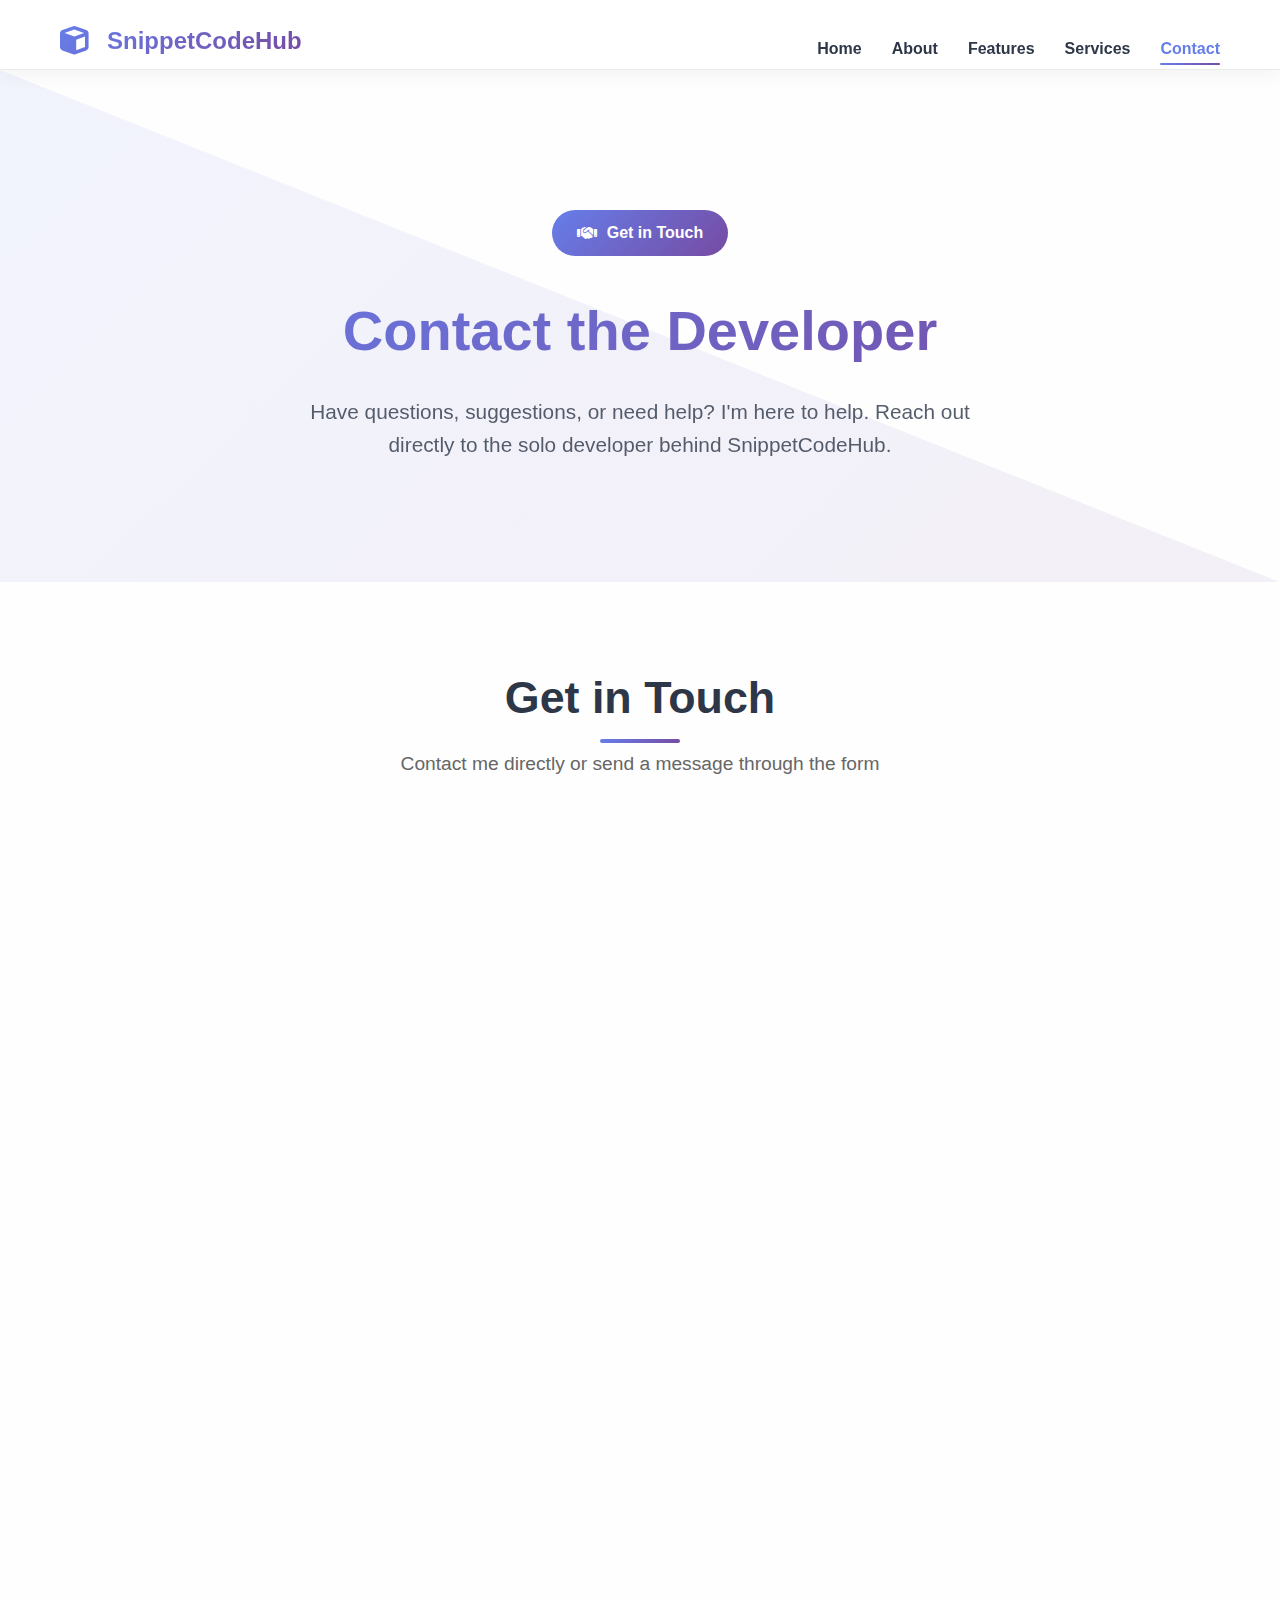
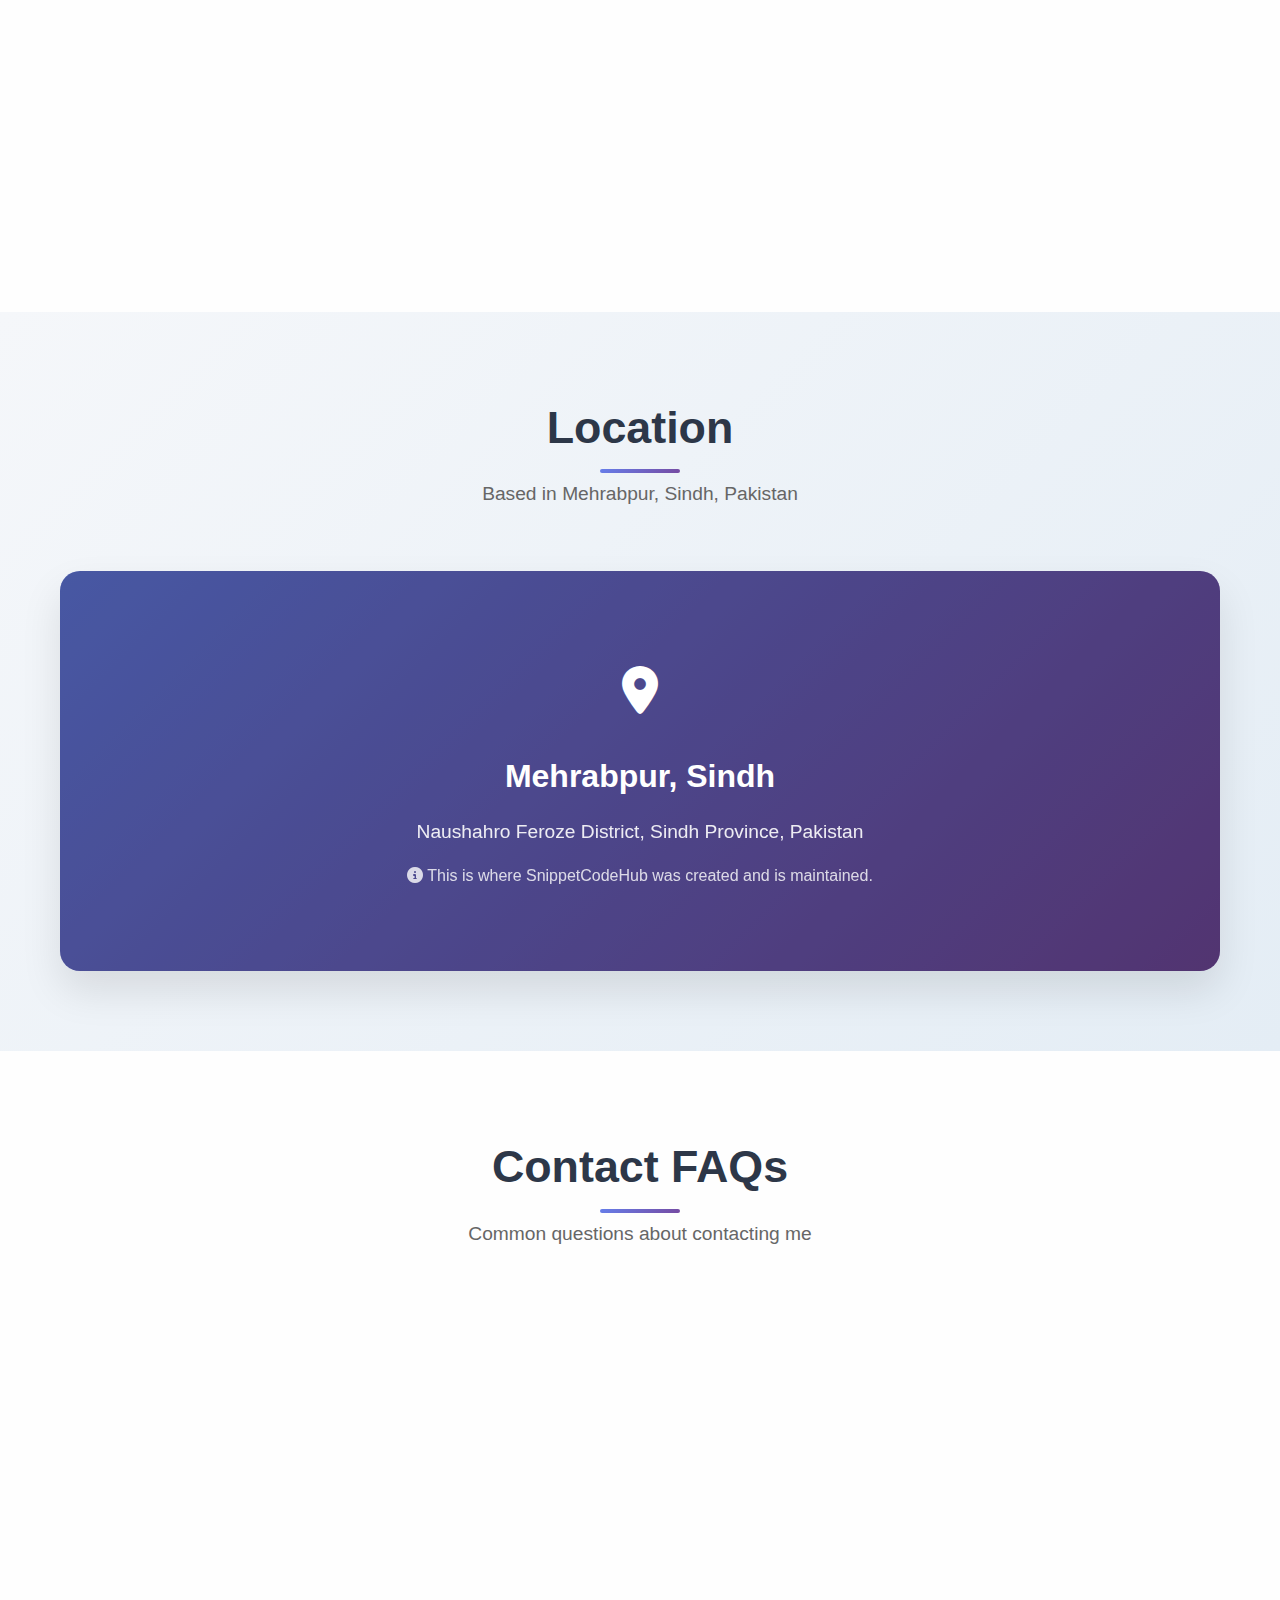
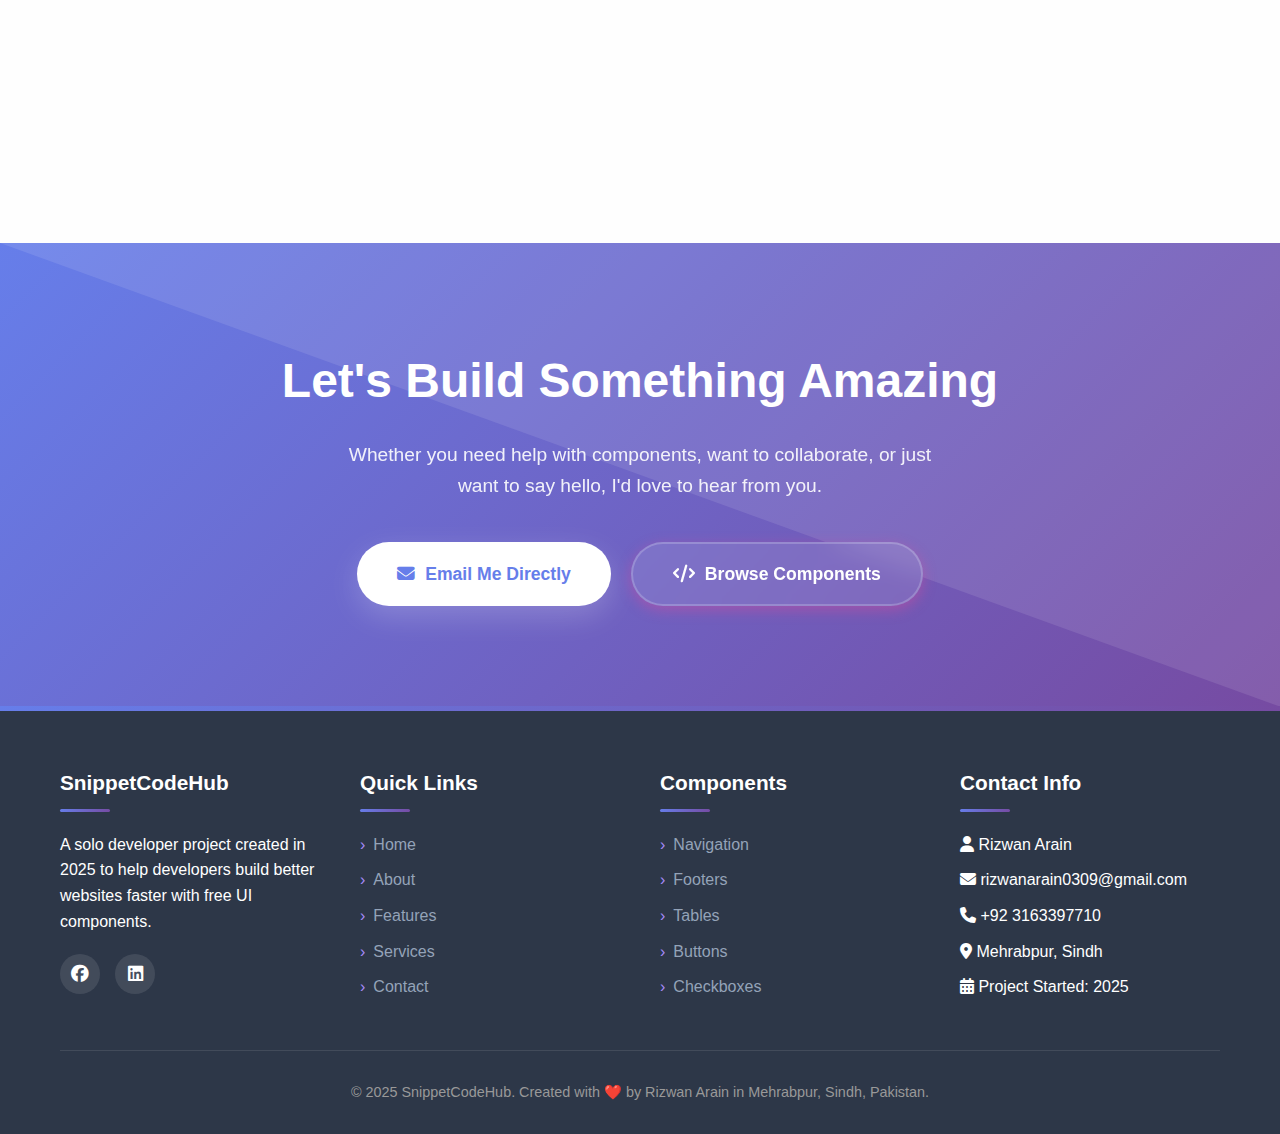
<file: Contact.html>
<!DOCTYPE html>
<html lang="en">
<head>
    <meta charset="UTF-8">
    <meta name="viewport" content="width=device-width, initial-scale=1.0">
    <title>Contact - SnippetCodeHub</title>
    <link rel="stylesheet" href="https://cdnjs.cloudflare.com/ajax/libs/font-awesome/6.4.0/css/all.min.css">
    <link rel="stylesheet" href="style.css">
    <style>
        :root {
            --primary: #667eea;
            --secondary: #764ba2;
            --accent: #f093fb;
            --success: #38b2ac;
            --warning: #f6ad55;
            --danger: #fc8181;
            --dark: #2d3748;
            --light: #f8f9fa;
        }

        * {
            margin: 0;
            padding: 0;
            box-sizing: border-box;
        }

        body {
            font-family: 'Inter', -apple-system, BlinkMacSystemFont, sans-serif;
            background: #fefefe;
            color: var(--dark);
            overflow-x: hidden;
        }

        /* Header */
        header {
            background: rgba(255, 255, 255, 0.98);
            backdrop-filter: blur(10px);
            border-bottom: 1px solid rgba(0, 0, 0, 0.08);
            position: sticky;
            top: 0;
            z-index: 1000;
            box-shadow: 0 4px 20px rgba(0, 0, 0, 0.05);
        }

        .container {
            max-width: 1200px;
            margin: 0 auto;
            padding: 0 20px;
        }

        .header-content {
            display: flex;
            justify-content: space-between;
            align-items: center;
            padding: 20px 0;
        }

        .logo {
            display: flex;
            align-items: center;
            gap: 10px;
            font-size: 1.5rem;
            font-weight: 700;
            color: var(--primary);
            text-decoration: none;
        }

        .logo i {
            font-size: 1.8rem;
        }

        /* Navigation */
        nav {
            display: flex;
            align-items: center;
        }

        nav ul {
            display: flex;
            gap: 30px;
            list-style: none;
        }

        nav a {
            text-decoration: none;
            color: var(--dark);
            font-weight: 500;
            transition: all 0.3s ease;
            position: relative;
            padding: 5px 0;
        }

        nav a:hover {
            color: var(--primary);
        }

        nav a.active {
            color: var(--primary);
        }

        nav a.active::after {
            content: '';
            position: absolute;
            bottom: 0;
            left: 0;
            width: 100%;
            height: 2px;
            background: linear-gradient(90deg, var(--primary), var(--secondary));
            border-radius: 2px;
        }

        /* Menu Toggle Button */
        .menu-toggle {
            display: none;
            flex-direction: column;
            justify-content: space-between;
            width: 30px;
            height: 21px;
            background: transparent;
            border: none;
            cursor: pointer;
            padding: 0;
            z-index: 1001;
        }

        .menu-toggle span {
            display: block;
            width: 100%;
            height: 3px;
            background: var(--dark);
            border-radius: 3px;
            transition: all 0.3s ease;
        }

        .menu-toggle.active span:nth-child(1) {
            transform: translateY(9px) rotate(45deg);
        }

        .menu-toggle.active span:nth-child(2) {
            opacity: 0;
        }

        .menu-toggle.active span:nth-child(3) {
            transform: translateY(-9px) rotate(-45deg);
        }

        /* Contact Hero */
        .contact-hero {
            padding: 140px 0 80px;
            background: linear-gradient(135deg, #667eea15 0%, #764ba215 100%);
            position: relative;
            overflow: hidden;
            text-align: center;
        }

        .contact-hero::before {
            content: '';
            position: absolute;
            top: 0;
            left: 0;
            right: 0;
            bottom: 0;
            background: url('data:image/svg+xml,<svg xmlns="http://www.w3.org/2000/svg" viewBox="0 0 100 100" preserveAspectRatio="none"><path d="M0,0 L100,0 L100,100 Z" fill="rgba(255,255,255,0.9)"/></svg>');
            background-size: cover;
        }

        .contact-badge {
            display: inline-flex;
            align-items: center;
            gap: 10px;
            background: linear-gradient(135deg, var(--primary), var(--secondary));
            color: white;
            padding: 10px 25px;
            border-radius: 50px;
            font-size: 1rem;
            font-weight: 600;
            margin-bottom: 30px;
            animation: pulse 2s infinite;
            position: relative;
            z-index: 1;
        }

        @keyframes pulse {
            0%, 100% { transform: scale(1); }
            50% { transform: scale(1.05); }
        }

        .hero-title {
            font-size: 3.5rem;
            font-weight: 800;
            margin-bottom: 20px;
            background: linear-gradient(135deg, var(--primary), var(--secondary));
            -webkit-background-clip: text;
            -webkit-text-fill-color: transparent;
            position: relative;
            z-index: 1;
        }

        .hero-subtitle {
            font-size: 1.3rem;
            color: var(--dark);
            opacity: 0.8;
            max-width: 700px;
            margin: 0 auto 40px;
            position: relative;
            z-index: 1;
            line-height: 1.6;
        }

        /* Contact Section */
        .contact-section {
            padding: 80px 0;
        }

        .section-title {
            text-align: center;
            margin-bottom: 60px;
            position: relative;
        }

        .section-title h2 {
            font-size: 2.8rem;
            margin-bottom: 15px;
            color: var(--dark);
        }

        .section-title p {
            font-size: 1.2rem;
            color: #666;
            max-width: 600px;
            margin: 0 auto;
        }

        .contact-container {
            display: grid;
            grid-template-columns: 1fr 1fr;
            gap: 60px;
            margin-top: 40px;
        }

        /* Developer Profile */
        .developer-profile {
            background: white;
            border-radius: 20px;
            padding: 40px;
            box-shadow: 0 15px 40px rgba(0, 0, 0, 0.08);
            position: relative;
            overflow: hidden;
        }

        .developer-profile::before {
            content: '';
            position: absolute;
            top: 0;
            left: 0;
            right: 0;
            height: 5px;
            background: linear-gradient(90deg, var(--primary), var(--secondary));
        }

        .profile-header {
            text-align: center;
            margin-bottom: 30px;
        }

        .profile-image {
            width: 180px;
            height: 180px;
            border-radius: 50%;
            margin: 0 auto 25px;
            border: 5px solid white;
            box-shadow: 0 10px 30px rgba(102, 126, 234, 0.3);
            overflow: hidden;
            background: linear-gradient(135deg, var(--primary), var(--secondary));
        }

        .profile-image img {
            width: 100%;
            height: 100%;
            object-fit: cover;
        }

        .profile-info h3 {
            font-size: 1.8rem;
            color: var(--dark);
            margin-bottom: 10px;
        }

        .profile-role {
            color: var(--primary);
            font-weight: 600;
            margin-bottom: 15px;
            font-size: 1.1rem;
        }

        /* Contact Info */
        .contact-info {
            margin-top: 30px;
        }

        .contact-item {
            display: flex;
            align-items: center;
            gap: 15px;
            margin-bottom: 25px;
            padding: 15px;
            background: rgba(102, 126, 234, 0.05);
            border-radius: 10px;
            transition: all 0.3s ease;
        }

        .contact-item:hover {
            background: rgba(102, 126, 234, 0.1);
            transform: translateX(10px);
        }

        .contact-icon {
            width: 50px;
            height: 50px;
            background: linear-gradient(135deg, var(--primary), var(--secondary));
            border-radius: 10px;
            display: flex;
            align-items: center;
            justify-content: center;
            color: white;
            font-size: 1.3rem;
        }

        .contact-details h4 {
            color: var(--dark);
            margin-bottom: 5px;
        }

        .contact-details p {
            color: #666;
            font-size: 1rem;
        }

        /* Social Links */
        .social-links-contact {
            display: flex;
            gap: 15px;
            justify-content: center;
            margin-top: 30px;
        }

        .social-links-contact a {
            width: 50px;
            height: 50px;
            border-radius: 50%;
            background: rgba(102, 126, 234, 0.1);
            display: flex;
            align-items: center;
            justify-content: center;
            color: var(--primary);
            text-decoration: none;
            font-size: 1.3rem;
            transition: all 0.3s ease;
        }

        .social-links-contact a:hover {
            background: linear-gradient(135deg, var(--primary), var(--secondary));
            color: white;
            transform: translateY(-5px);
        }

        /* Contact Form */
        .contact-form-container {
            background: white;
            border-radius: 20px;
            padding: 40px;
            box-shadow: 0 15px 40px rgba(0, 0, 0, 0.08);
        }

        .form-header {
            margin-bottom: 30px;
        }

        .form-header h3 {
            font-size: 1.8rem;
            color: var(--dark);
            margin-bottom: 10px;
        }

        .form-header p {
            color: #666;
            line-height: 1.6;
        }

        .contact-form {
            display: grid;
            gap: 25px;
        }

        .form-group {
            position: relative;
        }

        .form-group label {
            display: block;
            margin-bottom: 8px;
            color: var(--dark);
            font-weight: 500;
        }

        .form-control {
            width: 100%;
            padding: 15px 20px;
            border: 2px solid #e2e8f0;
            border-radius: 10px;
            font-size: 1rem;
            transition: all 0.3s ease;
            background: #f8f9fa;
        }

        .form-control:focus {
            outline: none;
            border-color: var(--primary);
            background: white;
            box-shadow: 0 0 0 3px rgba(102, 126, 234, 0.1);
        }

        .form-control.textarea {
            min-height: 150px;
            resize: vertical;
        }

        .btn-submit {
            background: linear-gradient(135deg, var(--primary), var(--secondary));
            color: white;
            border: none;
            padding: 16px 40px;
            border-radius: 50px;
            font-size: 1.1rem;
            font-weight: 600;
            cursor: pointer;
            transition: all 0.3s ease;
            display: inline-flex;
            align-items: center;
            justify-content: center;
            gap: 10px;
            width: 100%;
        }

        .btn-submit:hover {
            transform: translateY(-3px);
            box-shadow: 0 10px 20px rgba(102, 126, 234, 0.3);
        }

        /* Map Section */
        .map-section {
            padding: 80px 0;
            background: linear-gradient(135deg, #f5f7fa 0%, #e4edf5 100%);
        }

        .map-container {
            border-radius: 20px;
            overflow: hidden;
            box-shadow: 0 20px 40px rgba(0, 0, 0, 0.1);
            height: 400px;
            background: linear-gradient(135deg, var(--primary), var(--secondary));
            display: flex;
            align-items: center;
            justify-content: center;
            color: white;
            position: relative;
        }

        .map-overlay {
            position: absolute;
            top: 0;
            left: 0;
            right: 0;
            bottom: 0;
            background: rgba(0, 0, 0, 0.3);
            display: flex;
            flex-direction: column;
            align-items: center;
            justify-content: center;
            padding: 40px;
            text-align: center;
        }

        .map-overlay h3 {
            font-size: 2rem;
            margin-bottom: 15px;
            color: white;
        }

        .map-overlay p {
            font-size: 1.2rem;
            opacity: 0.9;
            max-width: 600px;
        }

        .location-icon {
            font-size: 3rem;
            margin-bottom: 20px;
            color: white;
        }

        /* FAQ */
        .faq-section {
            padding: 80px 0;
        }

        .faq-container {
            max-width: 800px;
            margin: 50px auto 0;
        }

        .faq-item {
            background: white;
            border-radius: 15px;
            margin-bottom: 15px;
            box-shadow: 0 5px 15px rgba(0, 0, 0, 0.05);
            overflow: hidden;
            transition: all 0.3s ease;
        }

        .faq-item:hover {
            box-shadow: 0 10px 25px rgba(0, 0, 0, 0.1);
        }

        .faq-question {
            padding: 25px 30px;
            display: flex;
            justify-content: space-between;
            align-items: center;
            cursor: pointer;
            font-weight: 600;
            color: var(--dark);
        }

        .faq-question i {
            transition: transform 0.3s ease;
            color: var(--primary);
        }

        .faq-item.active .faq-question i {
            transform: rotate(180deg);
        }

        .faq-answer {
            padding: 0 30px;
            max-height: 0;
            overflow: hidden;
            transition: all 0.3s ease;
            color: #666;
            line-height: 1.6;
        }

        .faq-item.active .faq-answer {
            padding: 0 30px 25px;
            max-height: 500px;
        }

        /* CTA */
        .contact-cta {
            padding: 100px 0;
            text-align: center;
            background: linear-gradient(135deg, var(--primary), var(--secondary));
            color: white;
            position: relative;
            overflow: hidden;
        }

        .contact-cta::before {
            content: '';
            position: absolute;
            top: 0;
            left: 0;
            right: 0;
            bottom: 0;
            background: url('data:image/svg+xml,<svg xmlns="http://www.w3.org/2000/svg" viewBox="0 0 100 100" preserveAspectRatio="none"><path d="M0,0 L100,0 L100,100 Z" fill="rgba(255,255,255,0.1)"/></svg>');
            background-size: cover;
        }

        .cta-title {
            font-size: 3rem;
            margin-bottom: 20px;
            position: relative;
            z-index: 1;
        }

        .cta-subtitle {
            font-size: 1.2rem;
            opacity: 0.9;
            max-width: 600px;
            margin: 0 auto 40px;
            position: relative;
            z-index: 1;
        }

        .cta-buttons {
            display: flex;
            gap: 20px;
            justify-content: center;
            position: relative;
            z-index: 1;
        }

        .btn {
            padding: 16px 40px;
            border-radius: 50px;
            font-weight: 600;
            font-size: 1.1rem;
            text-decoration: none;
            transition: all 0.3s ease;
            display: inline-flex;
            align-items: center;
            gap: 10px;
            cursor: pointer;
            border: none;
        }

        .btn-primary {
            background: white;
            color: var(--primary);
            box-shadow: 0 10px 30px rgba(255, 255, 255, 0.2);
        }

        .btn-primary:hover {
            transform: translateY(-5px) scale(1.05);
            box-shadow: 0 15px 40px rgba(255, 255, 255, 0.3);
        }

        .btn-secondary {
            background: rgba(255, 255, 255, 0.1);
            color: white;
            backdrop-filter: blur(10px);
            border: 2px solid rgba(255, 255, 255, 0.2);
        }

        .btn-secondary:hover {
            background: white;
            color: var(--primary);
            transform: translateY(-5px);
        }

        /* Footer */
        footer {
            background: var(--dark);
            color: white;
            padding: 60px 0 30px;
        }

        .footer-content {
            display: grid;
            grid-template-columns: repeat(auto-fit, minmax(250px, 1fr));
            gap: 40px;
            margin-bottom: 40px;
        }

        .footer-column h4 {
            font-size: 1.3rem;
            margin-bottom: 20px;
            color: white;
        }

        .footer-column ul {
            list-style: none;
        }

        .footer-column ul li {
            margin-bottom: 10px;
        }

        .footer-column a {
            color: #ccc;
            text-decoration: none;
            transition: color 0.3s ease;
        }

        .footer-column a:hover {
            color: white;
        }

        .social-links {
            display: flex;
            gap: 15px;
            margin-top: 20px;
        }

        .social-links a {
            width: 40px;
            height: 40px;
            border-radius: 50%;
            background: rgba(255, 255, 255, 0.1);
            display: flex;
            align-items: center;
            justify-content: center;
            color: white;
            text-decoration: none;
            transition: all 0.3s ease;
        }

        .social-links a:hover {
            background: var(--primary);
            transform: translateY(-3px);
        }

        .copyright {
            text-align: center;
            padding-top: 30px;
            border-top: 1px solid rgba(255, 255, 255, 0.1);
            color: #999;
            font-size: 0.9rem;
        }

        /* Responsive */
        @media (max-width: 992px) {
            .hero-title {
                font-size: 2.8rem;
            }
            
            .contact-container {
                grid-template-columns: 1fr;
                gap: 40px;
            }
            
            .profile-image {
                width: 150px;
                height: 150px;
            }
        }

        @media (max-width: 768px) {
            .menu-toggle {
                display: flex;
            }
            
            nav ul {
                position: fixed;
                top: 80px;
                /* left: 0; */
                right: 0;
                background: white;
                flex-direction: column;
                padding: 20px;
                box-shadow: 0 10px 30px rgba(0, 0, 0, 0.1);
                gap: 15px;
                transform: translateY(-100%);
                opacity: 0;
                visibility: hidden;
                transition: all 0.3s ease;
                z-index: 999;
            }
            
            nav ul.show {
                transform: translateY(0);
                opacity: 1;
                visibility: visible;
            }
            
            nav ul li {
                width: 100%;
            }
            
            nav a {
                display: block;
                padding: 15px;
                border-radius: 8px;
                transition: all 0.3s ease;
            }
            
            nav a:hover,
            nav a.active {
                background: rgba(102, 126, 234, 0.1);
                padding-left: 20px;
            }
            
            nav a.active::after {
                display: none;
            }
            
            .hero-title {
                font-size: 2.2rem;
            }
            
            .cta-buttons {
                flex-direction: column;
                align-items: center;
            }
            
            .btn {
                width: 100%;
                justify-content: center;
                max-width: 300px;
            }
            
            .form-header h3 {
                font-size: 1.5rem;
            }
        }
    </style>
</head>
<body>
    <!-- Header -->
    <header>
        <div class="container">
            <div class="header-content">
                <a href="index.html" class="logo">
                    <i class="fas fa-cube"></i>
                    SnippetCodeHub
                </a>
                <button class="menu-toggle" aria-label="Toggle menu">
                    <span></span>
                    <span></span>
                    <span></span>
                </button>
                <nav>
                    <ul>
                        <li><a href="index.html">Home</a></li>
                        <li><a href="About.html">About</a></li>
                        <li><a href="Features.html">Features</a></li>
                        <li><a href="Services.html">Services</a></li>
                        <li><a href="Contact.html" class="active">Contact</a></li>
                    </ul>
                </nav>
            </div>
        </div>
    </header>

    <!-- Hero Section -->
    <section class="contact-hero">
        <div class="container">
            <div class="contact-badge">
                <i class="fas fa-handshake"></i>
                Get in Touch
            </div>
            <h1 class="hero-title">Contact the Developer</h1>
            <p class="hero-subtitle">
                Have questions, suggestions, or need help? I'm here to help. Reach out directly 
                to the solo developer behind SnippetCodeHub.
            </p>
        </div>
    </section>

    <!-- Contact Section -->
    <section class="contact-section">
        <div class="container">
            <div class="section-title">
                <h2>Get in Touch</h2>
                <p>Contact me directly or send a message through the form</p>
            </div>
            
            <div class="contact-container">
                <!-- Developer Profile -->
                <div class="developer-profile">
                    <div class="profile-header">
                        <div class="profile-image">
                            <img src="pic.jpg.png" alt="Rizwan Arain - SnippetCodeHub Developer">
                        </div>
                        <div class="profile-info">
                            <h3>Rizwan Arain</h3>
                            <div class="profile-role">
                                <i class="fas fa-code"></i>
                                Solo Developer & Founder
                            </div>
                            <p>SnippetCodeHub is my passion project started in 2025 to help developers worldwide.</p>
                        </div>
                    </div>
                    
                    <div class="contact-info">
                        <div class="contact-item">
                            <div class="contact-icon">
                                <i class="fas fa-envelope"></i>
                            </div>
                            <div class="contact-details">
                                <h4>Email Address</h4>
                                <p>rizwanarain0309@gmail.com</p>
                            </div>
                        </div>
                        
                        <div class="contact-item">
                            <div class="contact-icon">
                                <i class="fas fa-phone"></i>
                            </div>
                            <div class="contact-details">
                                <h4>Phone Number</h4>
                                <p>+92 3163397710</p>
                            </div>
                        </div>
                        
                        <div class="contact-item">
                            <div class="contact-icon">
                                <i class="fas fa-map-marker-alt"></i>
                            </div>
                            <div class="contact-details">
                                <h4>Location</h4>
                                <p>Mehrabpur, Naushahro Feroze District, Sindh, Pakistan</p>
                            </div>
                        </div>
                        
                        <div class="contact-item">
                            <div class="contact-icon">
                                <i class="fas fa-clock"></i>
                            </div>
                            <div class="contact-details">
                                <h4>Response Time</h4>
                                <p>Usually within 24 hours</p>
                            </div>
                        </div>
                    </div>
                    
                    <div class="social-links-contact">
                        <a href="https://www.facebook.com/share/1B9L72M7cc/" title="Facebook" target="_blank">
                            <i class="fab fa-facebook"></i>
                        </a>
                        <a href="https://www.linkedin.com/in/rizwan-ahmed%F0%9F%92%AB-44893a289?utm_source=share&utm_campaign=share_via&utm_content=profile&utm_medium=android_app" title="LinkedIn" target="_blank">
                            <i class="fab fa-linkedin"></i>
                        </a>
                    </div>
                </div>
                
                <!-- Contact Form -->
                <div class="contact-form-container">
                    <div class="form-header">
                        <h3>Send a Message</h3>
                        <p>Have a question, suggestion, or need help with components? Fill out the form below and I'll get back to you as soon as possible.</p>
                    </div>
                    
                    <form class="contact-form" id="contactForm">
                        <div class="form-group">
                            <label for="name">Full Name *</label>
                            <input type="text" id="name" class="form-control" placeholder="Enter your name" required>
                        </div>
                        
                        <div class="form-group">
                            <label for="email">Email Address *</label>
                            <input type="email" id="email" class="form-control" placeholder="Enter your email" required>
                        </div>
                        
                        <div class="form-group">
                            <label for="subject">Subject</label>
                            <input type="text" id="subject" class="form-control" placeholder="What is this regarding?">
                        </div>
                        
                        <div class="form-group">
                            <label for="message">Message *</label>
                            <textarea id="message" class="form-control textarea" placeholder="Type your message here..." required></textarea>
                        </div>
                        
                        <button type="submit" class="btn-submit">
                            <i class="fas fa-paper-plane"></i>
                            Send Message
                        </button>
                    </form>
                </div>
            </div>
        </div>
    </section>

    <!-- Map Section -->
    <section class="map-section">
        <div class="container">
            <div class="section-title">
                <h2>Location</h2>
                <p>Based in Mehrabpur, Sindh, Pakistan</p>
            </div>
            
            <div class="map-container">
                <div class="map-overlay">
                    <div class="location-icon">
                        <i class="fas fa-map-marker-alt"></i>
                    </div>
                    <h3>Mehrabpur, Sindh</h3>
                    <p>Naushahro Feroze District, Sindh Province, Pakistan</p>
                    <p style="margin-top: 15px; font-size: 1rem; opacity: 0.8;">
                        <i class="fas fa-info-circle"></i>
                        This is where SnippetCodeHub was created and is maintained.
                    </p>
                </div>
            </div>
        </div>
    </section>

    <!-- FAQ -->
    <section class="faq-section">
        <div class="container">
            <div class="section-title">
                <h2>Contact FAQs</h2>
                <p>Common questions about contacting me</p>
            </div>
            
            <div class="faq-container">
                <div class="faq-item">
                    <div class="faq-question">
                        What's the best way to contact you?
                        <i class="fas fa-chevron-down"></i>
                    </div>
                    <div class="faq-answer">
                        Email is the best way to reach me. I check my inbox regularly and usually 
                        respond within 24 hours. You can also connect with me on social media for 
                        quick questions.
                    </div>
                </div>
                
                <div class="faq-item">
                    <div class="faq-question">
                        Do you provide custom component development?
                        <i class="fas fa-chevron-down"></i>
                    </div>
                    <div class="faq-answer">
                        Yes! As a solo developer, I offer custom component development services. 
                        If you need a specific UI component that's not in our library, contact me 
                        with your requirements.
                    </div>
                </div>
                
                <div class="faq-item">
                    <div class="faq-question">
                        Can I contribute to SnippetCodeHub?
                        <i class="fas fa-chevron-down"></i>
                    </div>
                    <div class="faq-answer">
                        Absolutely! I welcome contributions from the community. You can submit 
                        your components, suggest improvements, or report bugs. Contact me to 
                        discuss how you can contribute.
                    </div>
                </div>
                
                <div class="faq-item">
                    <div class="faq-question">
                        Do you offer support for your components?
                        <i class="fas fa-chevron-down"></i>
                    </div>
                    <div class="faq-answer">
                        Yes, I provide free basic support for all components. If you're having 
                        trouble implementing any component, contact me and I'll help you get it 
                        working.
                    </div>
                </div>
                
                <div class="faq-item">
                    <div class="faq-question">
                        What's your response time?
                        <i class="fas fa-chevron-down"></i>
                    </div>
                    <div class="faq-answer">
                        I strive to respond to all emails within 24 hours. For urgent matters, 
                        please indicate "URGENT" in your subject line. Social media messages 
                        might get a quicker response.
                    </div>
                </div>
            </div>
        </div>
    </section>

    <!-- CTA -->
    <section class="contact-cta">
        <div class="container">
            <h2 class="cta-title">Let's Build Something Amazing</h2>
            <p class="cta-subtitle">Whether you need help with components, want to collaborate, or just want to say hello, I'd love to hear from you.</p>
            <div class="cta-buttons">
                <a href="mailto:rizwanarain0309@gmail.com" class="btn btn-primary">
                    <i class="fas fa-envelope"></i>
                    Email Me Directly
                </a>
                <a href="index.html" class="btn btn-secondary">
                    <i class="fas fa-code"></i>
                    Browse Components
                </a>
            </div>
        </div>
    </section>

    <!-- Footer -->
    <footer>
        <div class="container">
            <div class="footer-content">
                <div class="footer-column">
                    <h4>SnippetCodeHub</h4>
                    <p>A solo developer project created in 2025 to help developers build better websites faster with free UI components.</p>
                    <div class="social-links">
                        <a href="https://www.facebook.com/share/1B9L72M7cc/" target="_blank"><i class="fab fa-facebook"></i></a>
                        <!-- <a href="#" target="_blank"><i class="fab fa-github"></i></a>
                        <a href="#" target="_blank"><i class="fab fa-codepen"></i></a> -->
                        <a href="https://www.linkedin.com/in/rizwan-ahmed%F0%9F%92%AB-44893a289?utm_source=share&utm_campaign=share_via&utm_content=profile&utm_medium=android_app" target="_blank"><i class="fab fa-linkedin"></i></a>
                    </div>
                </div>
                <div class="footer-column">
                    <h4>Quick Links</h4>
                    <ul>
                        <li><a href="index.html">Home</a></li>
                        <li><a href="About.html">About</a></li>
                        <li><a href="Features.html">Features</a></li>
                        <li><a href="Services.html">Services</a></li>
                        <li><a href="Contact.html">Contact</a></li>
                    </ul>
                </div>
                <div class="footer-column">
                    <h4>Components</h4>
                    <ul>
                        <li><a href="nav-templates.html">Navigation</a></li>
                        <li><a href="footer-templates.html">Footers</a></li>
                        <li><a href="table-templates.html">Tables</a></li>
                        <li><a href="buttons-templates.html">Buttons</a></li>
                        <li><a href="checkbox-templates.html">Checkboxes</a></li>
                    </ul>
                </div>
                <div class="footer-column">
                    <h4>Contact Info</h4>
                    <ul>
                        <li><i class="fas fa-user"></i> Rizwan Arain</li>
                        <li><i class="fas fa-envelope"></i> rizwanarain0309@gmail.com</li>
                        <li><i class="fas fa-phone"></i> +92 3163397710</li>
                        <li><i class="fas fa-map-marker-alt"></i> Mehrabpur, Sindh</li>
                        <li><i class="fas fa-calendar-alt"></i> Project Started: 2025</li>
                    </ul>
                </div>
            </div>
            <div class="copyright">
                <p>&copy; 2025 SnippetCodeHub. Created with ❤️ by Rizwan Arain in Mehrabpur, Sindh, Pakistan.</p>
            </div>
        </div>
    </footer>

    <script>
        // Mobile Menu Toggle
        const menuToggle = document.querySelector('.menu-toggle');
        const nav = document.querySelector('nav ul');
        
        menuToggle.addEventListener('click', () => {
            nav.classList.toggle('show');
            menuToggle.classList.toggle('active');
            
            // Close menu when clicking on a link
            if (nav.classList.contains('show')) {
                document.querySelectorAll('nav a').forEach(link => {
                    link.addEventListener('click', () => {
                        nav.classList.remove('show');
                        menuToggle.classList.remove('active');
                    });
                });
            }
        });

        // Close menu when clicking outside
        document.addEventListener('click', (e) => {
            if (!e.target.closest('nav') && !e.target.closest('.menu-toggle') && nav.classList.contains('show')) {
                nav.classList.remove('show');
                menuToggle.classList.remove('active');
            }
        });

        // FAQ Accordion
        document.querySelectorAll('.faq-question').forEach(question => {
            question.addEventListener('click', () => {
                const item = question.parentElement;
                item.classList.toggle('active');
            });
        });

        // Contact Form Submission
        const contactForm = document.getElementById('contactForm');
        if (contactForm) {
            contactForm.addEventListener('submit', function(e) {
                e.preventDefault();
                
                // Get form values
                const name = document.getElementById('name').value;
                const email = document.getElementById('email').value;
                const subject = document.getElementById('subject').value;
                const message = document.getElementById('message').value;
                
                // Simple validation
                if (!name || !email || !message) {
                    alert('Please fill in all required fields.');
                    return;
                }
                
                // Show success message
                alert('Thank you for your message! I will get back to you within 24 hours.');
                
                // Reset form
                contactForm.reset();
            });
        }

        // Animate elements on scroll
        const observerOptions = {
            threshold: 0.1,
            rootMargin: '0px 0px -50px 0px'
        };

        const observer = new IntersectionObserver((entries) => {
            entries.forEach(entry => {
                if (entry.isIntersecting) {
                    entry.target.style.opacity = '1';
                    entry.target.style.transform = 'translateY(0)';
                }
            });
        }, observerOptions);

        // Observe all cards and sections
        document.querySelectorAll('.developer-profile, .contact-form-container, .faq-item, .contact-item').forEach(el => {
            el.style.opacity = '0';
            el.style.transform = 'translateY(30px)';
            el.style.transition = 'opacity 0.6s ease, transform 0.6s ease';
            observer.observe(el);
        });

        // Header scroll effect
        window.addEventListener('scroll', () => {
            const header = document.querySelector('header');
            if (window.scrollY > 50) {
                header.style.boxShadow = '0 10px 30px rgba(0, 0, 0, 0.1)';
            } else {
                header.style.boxShadow = '0 4px 20px rgba(0, 0, 0, 0.05)';
            }
        });

        // Image fallback if image doesn't load
        const profileImage = document.querySelector('.profile-image img');
        if (profileImage) {
            profileImage.onerror = function() {
                this.style.display = 'none';
                this.parentElement.innerHTML = '<i class="fas fa-user" style="font-size: 4rem; color: white;"></i>';
            };
        }

        // Active page highlighting
        const currentPage = window.location.pathname.split('/').pop();
        const navLinks = document.querySelectorAll('nav a');
        
        navLinks.forEach(link => {
            if (link.getAttribute('href') === currentPage) {
                link.classList.add('active');
            }
        });
    </script>
</body>
</html>
</file>
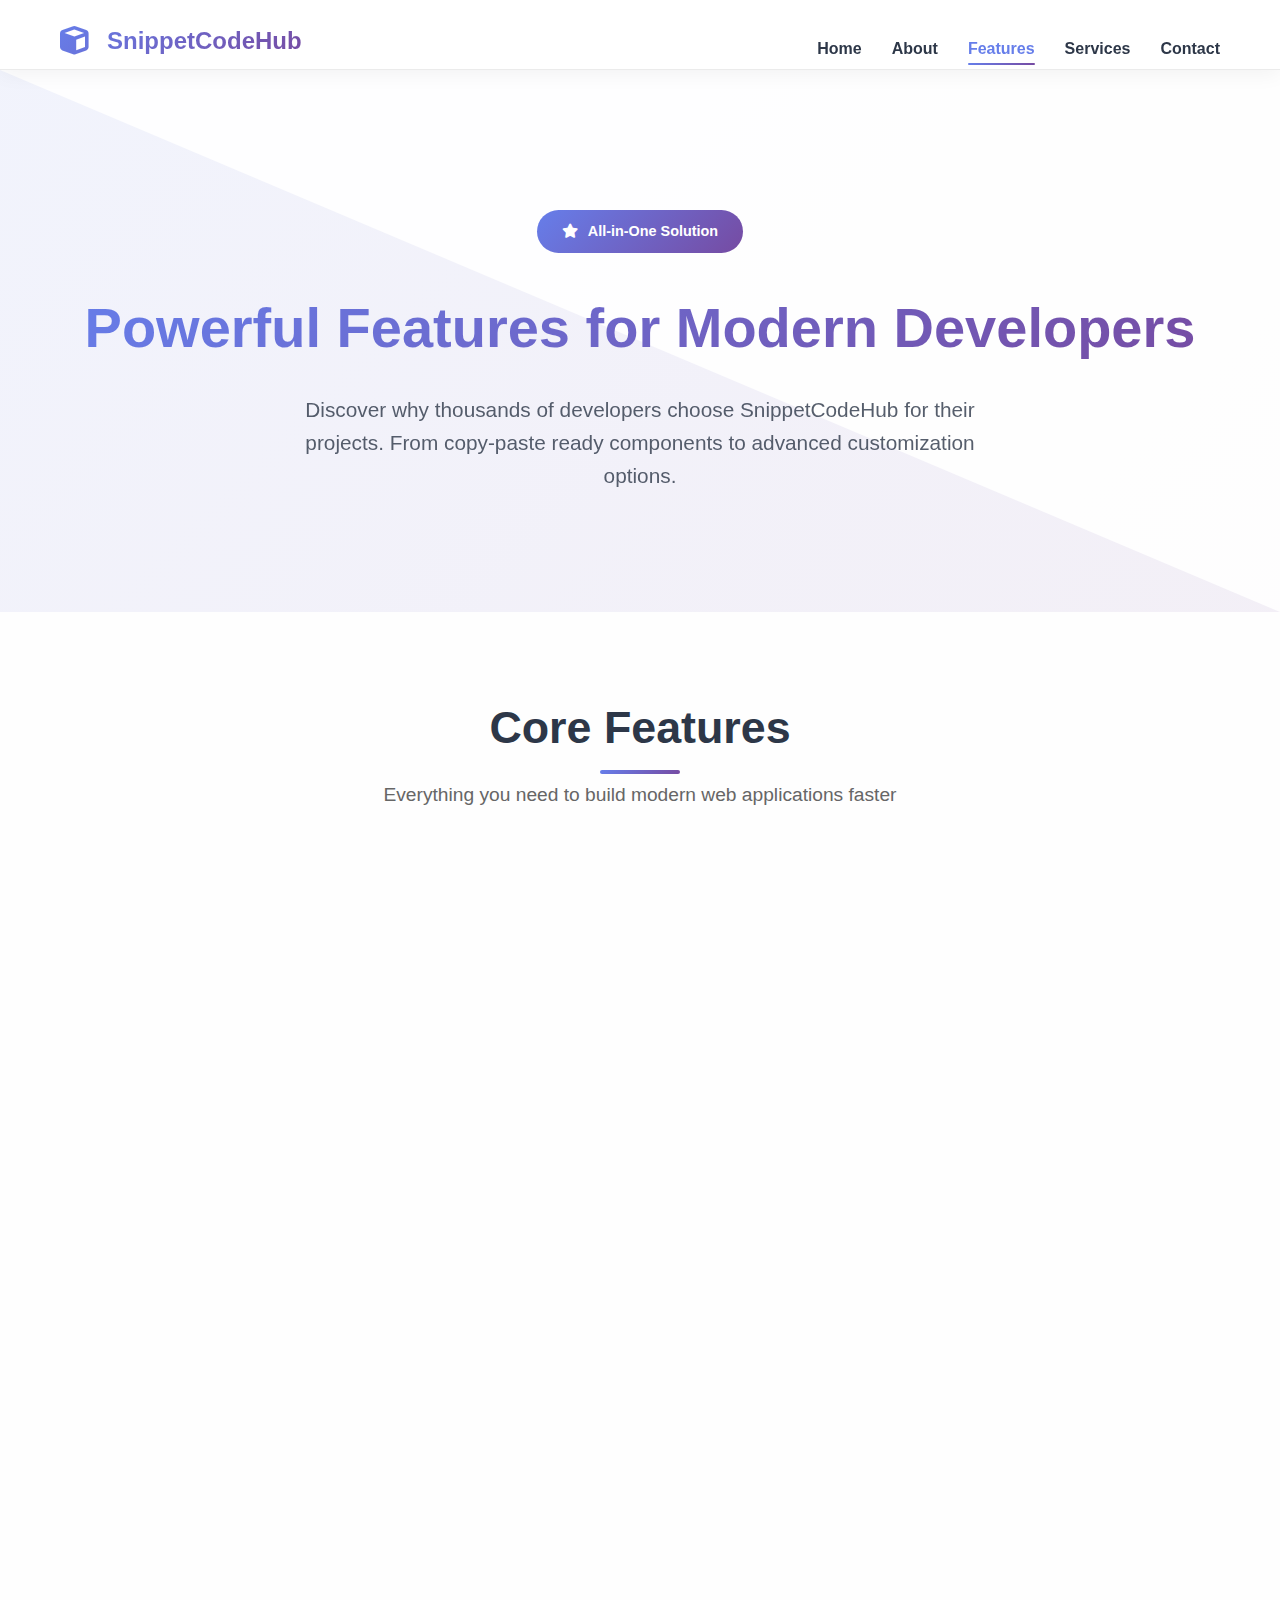
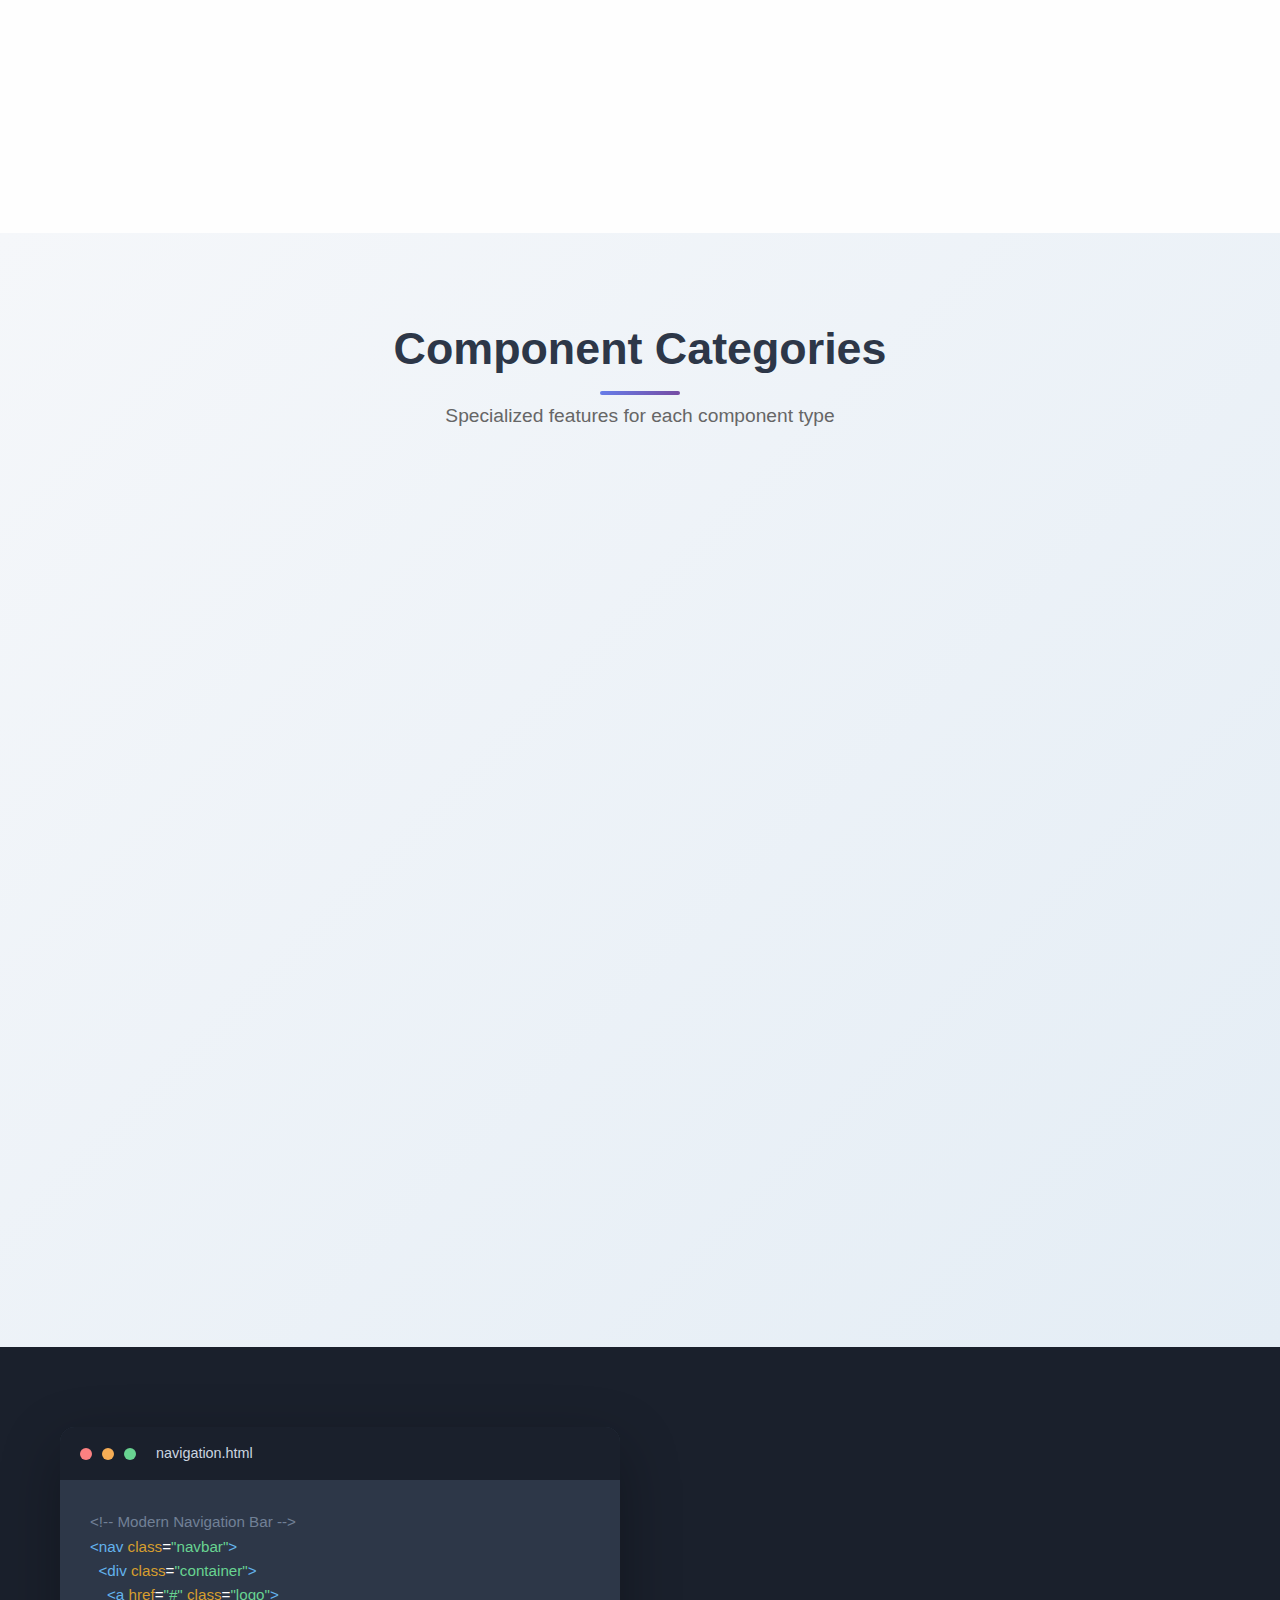
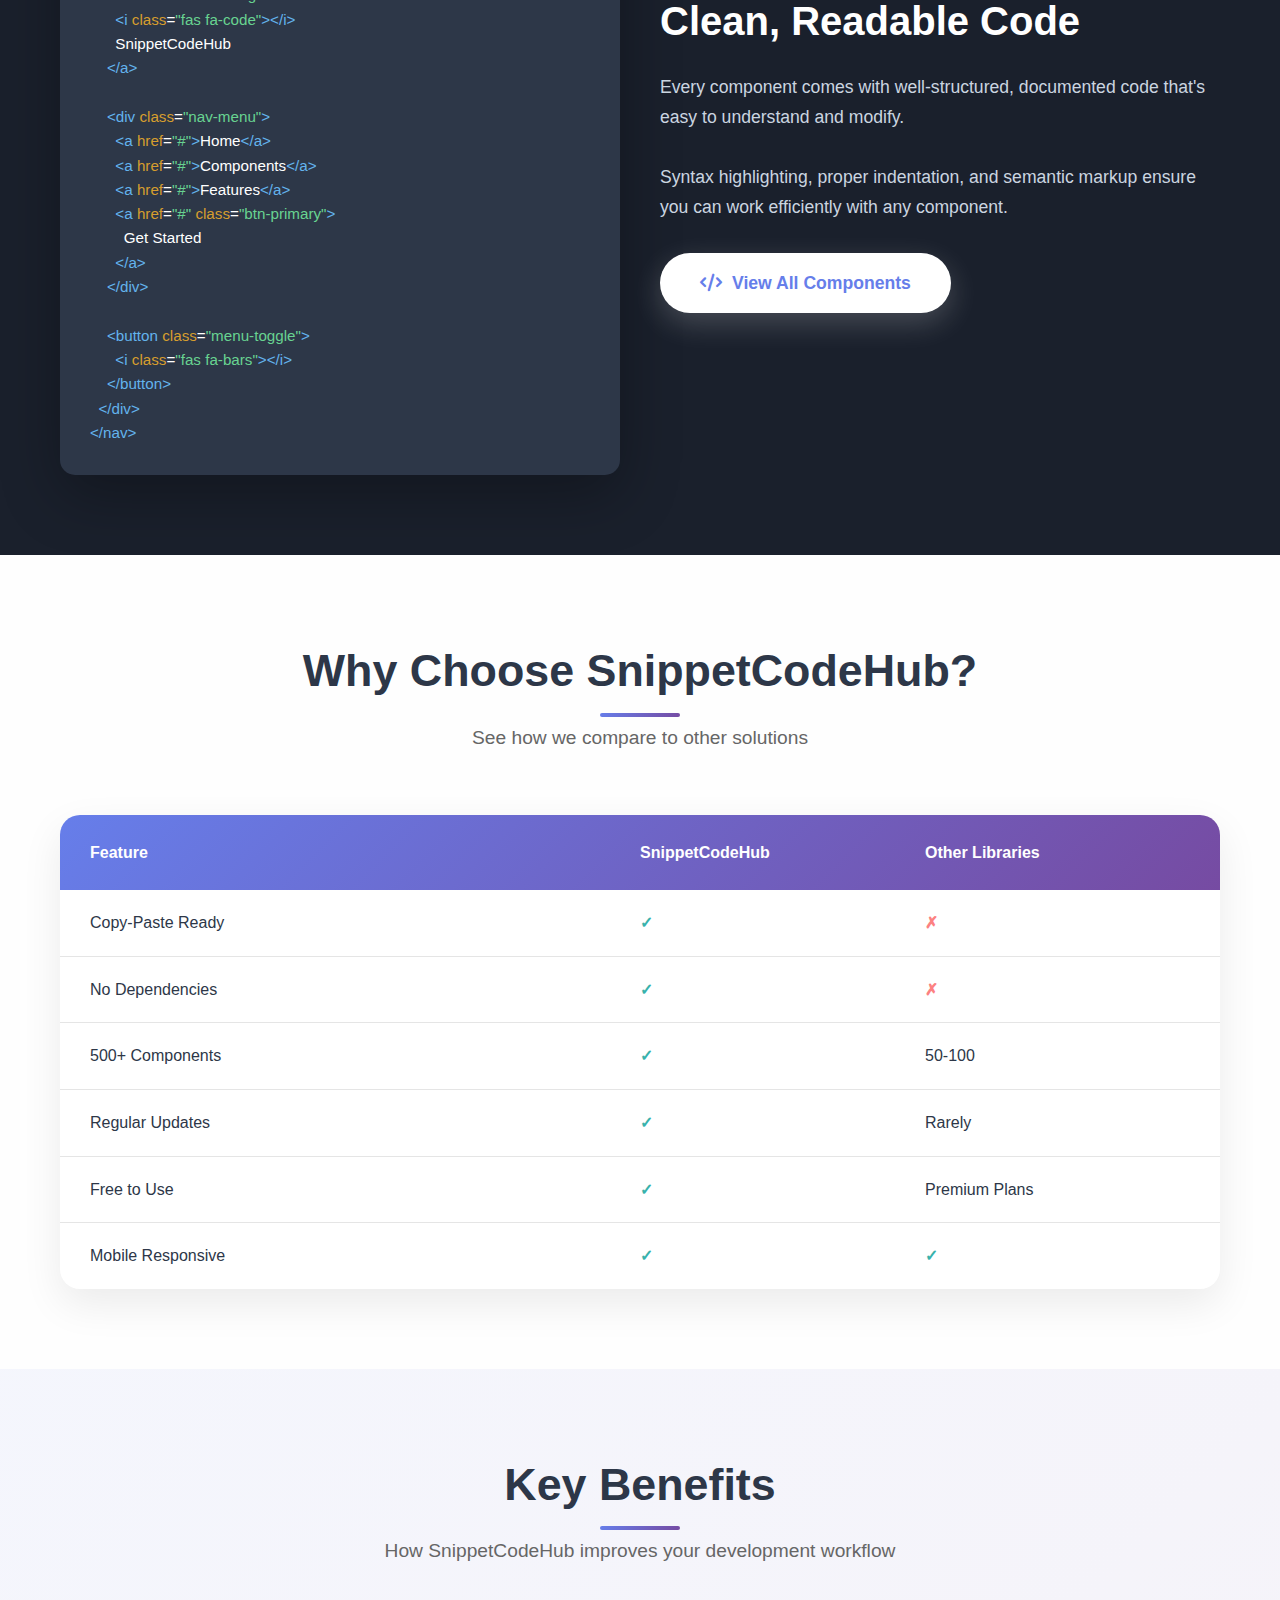
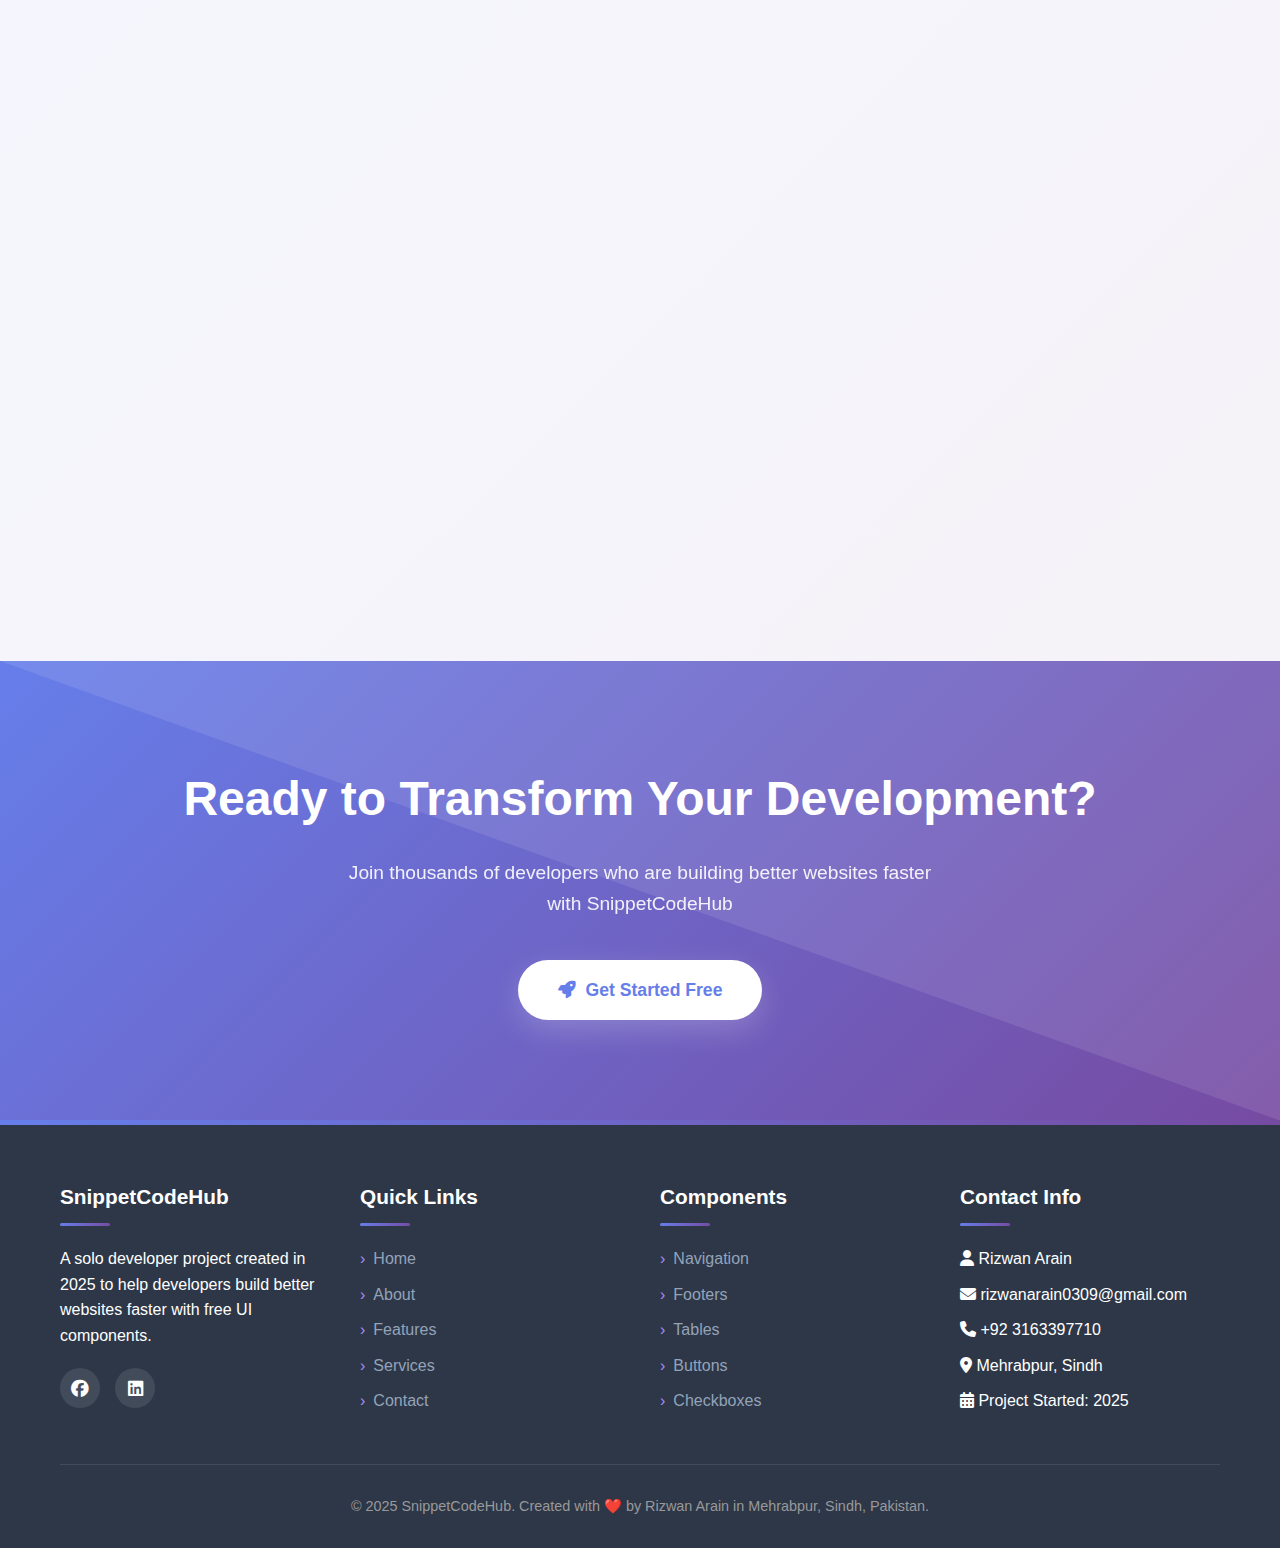
<file: Features.html>
<!DOCTYPE html>
<html lang="en">
<head>
    <meta charset="UTF-8">
    <meta name="viewport" content="width=device-width, initial-scale=1.0">
    <title>Features - SnippetCodeHub</title>
    <link rel="stylesheet" href="https://cdnjs.cloudflare.com/ajax/libs/font-awesome/6.4.0/css/all.min.css">
    <link rel="stylesheet" href="style.css">
    <style>
        :root {
            --primary: #667eea;
            --secondary: #764ba2;
            --accent: #f093fb;
            --success: #38b2ac;
            --warning: #f6ad55;
            --danger: #fc8181;
            --dark: #2d3748;
            --light: #f8f9fa;
            --code-bg: #1a202c;
        }

        * {
            margin: 0;
            padding: 0;
            box-sizing: border-box;
        }

        body {
            font-family: 'Inter', -apple-system, BlinkMacSystemFont, sans-serif;
            background: #fefefe;
            color: var(--dark);
            overflow-x: hidden;
        }

        /* Header */
        header {
            background: rgba(255, 255, 255, 0.98);
            backdrop-filter: blur(10px);
            border-bottom: 1px solid rgba(0, 0, 0, 0.08);
            position: sticky;
            top: 0;
            z-index: 1000;
            box-shadow: 0 4px 20px rgba(0, 0, 0, 0.05);
        }

        .container {
            max-width: 1200px;
            margin: 0 auto;
            padding: 0 20px;
        }

        .header-content {
            display: flex;
            justify-content: space-between;
            align-items: center;
            padding: 20px 0;
        }

        .logo {
            display: flex;
            align-items: center;
            gap: 10px;
            font-size: 1.5rem;
            font-weight: 700;
            color: var(--primary);
            text-decoration: none;
        }

        .logo i {
            font-size: 1.8rem;
        }

        nav {
            display: flex;
            align-items: center;
        }

        nav ul {
            display: flex;
            gap: 30px;
            list-style: none;
        }

        nav a {
            text-decoration: none;
            color: var(--dark);
            font-weight: 500;
            transition: all 0.3s ease;
            position: relative;
            padding: 5px 0;
        }

        nav a:hover {
            color: var(--primary);
        }

        nav a.active {
            color: var(--primary);
        }

        nav a.active::after {
            content: '';
            position: absolute;
            bottom: 0;
            left: 0;
            width: 100%;
            height: 2px;
            background: linear-gradient(90deg, var(--primary), var(--secondary));
            border-radius: 2px;
        }

        /* Menu Toggle Button - Hamburger Icon */
        .menu-toggle {
            display: none;
            flex-direction: column;
            justify-content: space-between;
            width: 30px;
            height: 21px;
            background: transparent;
            border: none;
            cursor: pointer;
            padding: 0;
            z-index: 1001;
        }

        .menu-toggle span {
            display: block;
            width: 100%;
            height: 3px;
            background: var(--dark);
            border-radius: 3px;
            transition: all 0.3s ease;
        }

        .menu-toggle.active span:nth-child(1) {
            transform: translateY(9px) rotate(45deg);
        }

        .menu-toggle.active span:nth-child(2) {
            opacity: 0;
        }

        .menu-toggle.active span:nth-child(3) {
            transform: translateY(-9px) rotate(-45deg);
        }

        /* Features Hero */
        .features-hero {
            padding: 140px 0 80px;
            background: linear-gradient(135deg, #667eea15 0%, #764ba215 100%);
            position: relative;
            overflow: hidden;
            text-align: center;
        }

        .features-hero::before {
            content: '';
            position: absolute;
            top: 0;
            left: 0;
            right: 0;
            bottom: 0;
            background: url('data:image/svg+xml,<svg xmlns="http://www.w3.org/2000/svg" viewBox="0 0 100 100" preserveAspectRatio="none"><path d="M0,0 L100,0 L100,100 Z" fill="rgba(255,255,255,0.9)"/></svg>');
            background-size: cover;
        }

        .hero-badge {
            display: inline-flex;
            align-items: center;
            gap: 10px;
            background: linear-gradient(135deg, var(--primary), var(--secondary));
            color: white;
            padding: 10px 25px;
            border-radius: 50px;
            font-size: 0.9rem;
            font-weight: 600;
            margin-bottom: 30px;
            animation: float 3s ease-in-out infinite;
            position: relative;
            z-index: 1;
        }

        @keyframes float {
            0%, 100% { transform: translateY(0); }
            50% { transform: translateY(-10px); }
        }

        .hero-title {
            font-size: 3.5rem;
            font-weight: 800;
            margin-bottom: 20px;
            background: linear-gradient(135deg, var(--primary), var(--secondary));
            -webkit-background-clip: text;
            -webkit-text-fill-color: transparent;
            position: relative;
            z-index: 1;
        }

        .hero-subtitle {
            font-size: 1.3rem;
            color: var(--dark);
            opacity: 0.8;
            max-width: 700px;
            margin: 0 auto 40px;
            position: relative;
            z-index: 1;
            line-height: 1.6;
        }

        /* Features Grid - Main */
        .features-main {
            padding: 80px 0;
        }

        .section-title {
            text-align: center;
            margin-bottom: 60px;
            position: relative;
        }

        .section-title h2 {
            font-size: 2.8rem;
            margin-bottom: 15px;
            color: var(--dark);
        }

        .section-title p {
            font-size: 1.2rem;
            color: #666;
            max-width: 600px;
            margin: 0 auto;
        }

        .features-grid {
            display: grid;
            grid-template-columns: repeat(auto-fit, minmax(350px, 1fr));
            gap: 40px;
            margin-top: 40px;
        }

        .feature-card {
            background: white;
            border-radius: 20px;
            padding: 40px;
            box-shadow: 0 15px 40px rgba(0, 0, 0, 0.08);
            transition: all 0.4s cubic-bezier(0.175, 0.885, 0.32, 1.275);
            border: 1px solid rgba(0, 0, 0, 0.05);
            position: relative;
            overflow: hidden;
        }

        .feature-card::before {
            content: '';
            position: absolute;
            top: 0;
            left: 0;
            right: 0;
            height: 5px;
            background: linear-gradient(90deg, var(--primary), var(--secondary));
            transform: scaleX(0);
            transform-origin: left;
            transition: transform 0.4s ease;
        }

        .feature-card:hover::before {
            transform: scaleX(1);
        }

        .feature-card:hover {
            transform: translateY(-15px) scale(1.02);
            box-shadow: 0 25px 60px rgba(0, 0, 0, 0.15);
        }

        .feature-icon {
            width: 80px;
            height: 80px;
            background: linear-gradient(135deg, var(--primary), var(--secondary));
            border-radius: 20px;
            display: flex;
            align-items: center;
            justify-content: center;
            color: white;
            font-size: 2.2rem;
            margin-bottom: 25px;
            transition: transform 0.4s ease;
        }

        .feature-card:hover .feature-icon {
            transform: rotate(15deg) scale(1.1);
        }

        .feature-content h3 {
            font-size: 1.5rem;
            margin-bottom: 15px;
            color: var(--dark);
        }

        .feature-content p {
            color: #666;
            line-height: 1.7;
            margin-bottom: 20px;
        }

        .feature-tags {
            display: flex;
            flex-wrap: wrap;
            gap: 8px;
            margin-top: 20px;
        }

        .feature-tag {
            background: rgba(102, 126, 234, 0.1);
            color: var(--primary);
            padding: 5px 15px;
            border-radius: 50px;
            font-size: 0.85rem;
            font-weight: 500;
        }

        /* Category Features */
        .category-features {
            padding: 80px 0;
            background: linear-gradient(135deg, #f5f7fa 0%, #e4edf5 100%);
        }

        .category-grid {
            display: grid;
            grid-template-columns: repeat(auto-fit, minmax(300px, 1fr));
            gap: 30px;
            margin-top: 50px;
        }

        .category-card {
            background: white;
            border-radius: 20px;
            padding: 35px;
            box-shadow: 0 10px 30px rgba(0, 0, 0, 0.05);
            transition: all 0.3s ease;
            border: 2px solid transparent;
        }

        .category-card:hover {
            transform: translateY(-10px);
            border-color: var(--primary);
            box-shadow: 0 20px 40px rgba(0, 0, 0, 0.1);
        }

        .category-header {
            display: flex;
            align-items: center;
            gap: 15px;
            margin-bottom: 20px;
        }

        .category-icon {
            width: 60px;
            height: 60px;
            border-radius: 15px;
            display: flex;
            align-items: center;
            justify-content: center;
            color: white;
            font-size: 1.8rem;
        }

        .nav-icon { background: linear-gradient(135deg, #667eea, #764ba2); }
        .footer-icon { background: linear-gradient(135deg, #f093fb, #f5576c); }
        .table-icon { background: linear-gradient(135deg, #4fd1c7, #38b2ac); }
        .button-icon { background: linear-gradient(135deg, #f6ad55, #ed8936); }
        .checkbox-icon { background: linear-gradient(135deg, #fc8181, #f56565); }
        .loader-icon { background: linear-gradient(135deg, #a78bfa, #8b5cf6); }

        .category-header h3 {
            font-size: 1.4rem;
            color: var(--dark);
        }

        .category-stats {
            display: flex;
            gap: 20px;
            margin-top: 20px;
            padding-top: 20px;
            border-top: 1px solid rgba(0, 0, 0, 0.1);
        }

        .category-stat {
            text-align: center;
        }

        .category-stat .number {
            font-size: 1.8rem;
            font-weight: 700;
            color: var(--primary);
        }

        .category-stat .label {
            font-size: 0.85rem;
            color: #666;
        }

        /* Code Preview Section */
        .code-preview-section {
            padding: 80px 0;
            background: var(--code-bg);
            color: white;
        }

        .preview-container {
            display: grid;
            grid-template-columns: 1fr 1fr;
            gap: 40px;
            align-items: center;
        }

        .code-window {
            background: #2d3748;
            border-radius: 15px;
            overflow: hidden;
            box-shadow: 0 20px 60px rgba(0, 0, 0, 0.3);
        }

        .window-header {
            background: #1a202c;
            padding: 15px 20px;
            display: flex;
            align-items: center;
            gap: 10px;
        }

        .window-dot {
            width: 12px;
            height: 12px;
            border-radius: 50%;
        }

        .dot-red { background: #fc8181; }
        .dot-yellow { background: #f6ad55; }
        .dot-green { background: #68d391; }

        .code-content {
            padding: 30px;
            font-family: 'Courier New', monospace;
            font-size: 0.95rem;
            line-height: 1.6;
            overflow-x: auto;
        }

        .code-content span.comment { color: #718096; }
        .code-content span.tag { color: #63b3ed; }
        .code-content span.attr { color: #d69e2e; }
        .code-content span.value { color: #68d391; }

        .preview-content h2 {
            font-size: 2.5rem;
            margin-bottom: 20px;
            color: white;
        }

        .preview-content p {
            color: #cbd5e0;
            line-height: 1.7;
            margin-bottom: 30px;
            font-size: 1.1rem;
        }

        /* Comparison Table */
        .comparison-section {
            padding: 80px 0;
        }

        .comparison-table {
            background: white;
            border-radius: 20px;
            overflow: hidden;
            box-shadow: 0 15px 40px rgba(0, 0, 0, 0.08);
            margin-top: 40px;
        }

        .table-header {
            background: linear-gradient(135deg, var(--primary), var(--secondary));
            color: white;
            padding: 25px 30px;
            display: grid;
            grid-template-columns: 2fr 1fr 1fr;
            gap: 20px;
            font-weight: 600;
        }

        .table-row {
            display: grid;
            grid-template-columns: 2fr 1fr 1fr;
            gap: 20px;
            padding: 20px 30px;
            border-bottom: 1px solid rgba(0, 0, 0, 0.1);
            align-items: center;
        }

        .table-row:last-child {
            border-bottom: none;
        }

        .table-row:hover {
            background: rgba(102, 126, 234, 0.05);
        }

        .check-mark {
            color: var(--success);
            font-weight: bold;
        }

        .cross-mark {
            color: var(--danger);
            font-weight: bold;
        }

        /* Benefits Section */
        .benefits-section {
            padding: 80px 0;
            background: linear-gradient(135deg, #667eea10 0%, #764ba210 100%);
        }

        .benefits-grid {
            display: grid;
            grid-template-columns: repeat(auto-fit, minmax(300px, 1fr));
            gap: 40px;
            margin-top: 50px;
        }

        .benefit-card {
            background: white;
            padding: 40px;
            border-radius: 20px;
            box-shadow: 0 10px 30px rgba(0, 0, 0, 0.05);
            text-align: center;
            transition: all 0.3s ease;
        }

        .benefit-card:hover {
            transform: translateY(-10px);
            box-shadow: 0 20px 40px rgba(0, 0, 0, 0.1);
        }

        .benefit-number {
            width: 50px;
            height: 50px;
            background: linear-gradient(135deg, var(--primary), var(--secondary));
            border-radius: 50%;
            display: flex;
            align-items: center;
            justify-content: center;
            color: white;
            font-weight: 700;
            margin: 0 auto 20px;
            font-size: 1.3rem;
        }

        /* CTA Section */
        .features-cta {
            padding: 100px 0;
            text-align: center;
            background: linear-gradient(135deg, var(--primary), var(--secondary));
            color: white;
            position: relative;
            overflow: hidden;
        }

        .features-cta::before {
            content: '';
            position: absolute;
            top: 0;
            left: 0;
            right: 0;
            bottom: 0;
            background: url('data:image/svg+xml,<svg xmlns="http://www.w3.org/2000/svg" viewBox="0 0 100 100" preserveAspectRatio="none"><path d="M0,0 L100,0 L100,100 Z" fill="rgba(255,255,255,0.1)"/></svg>');
            background-size: cover;
        }

        .cta-title {
            font-size: 3rem;
            margin-bottom: 20px;
            position: relative;
            z-index: 1;
        }

        .cta-subtitle {
            font-size: 1.2rem;
            opacity: 0.9;
            max-width: 600px;
            margin: 0 auto 40px;
            position: relative;
            z-index: 1;
        }

        .cta-buttons {
            display: flex;
            gap: 20px;
            justify-content: center;
            position: relative;
            z-index: 1;
        }

        .btn {
            padding: 16px 40px;
            border-radius: 50px;
            font-weight: 600;
            font-size: 1.1rem;
            text-decoration: none;
            transition: all 0.3s ease;
            display: inline-flex;
            align-items: center;
            gap: 10px;
            cursor: pointer;
            border: none;
        }

        .btn-primary {
            background: white;
            color: var(--primary);
            box-shadow: 0 10px 30px rgba(255, 255, 255, 0.2);
        }

        .btn-primary:hover {
            transform: translateY(-5px) scale(1.05);
            box-shadow: 0 15px 40px rgba(255, 255, 255, 0.3);
        }

        .btn-secondary {
            background: rgba(255, 255, 255, 0.1);
            color: white;
            backdrop-filter: blur(10px);
            border: 2px solid rgba(255, 255, 255, 0.2);
        }

        .btn-secondary:hover {
            background: white;
            color: var(--primary);
            transform: translateY(-5px);
        }

        /* Footer */
        footer {
            background: var(--dark);
            color: white;
            padding: 60px 0 30px;
        }

        .footer-content {
            display: grid;
            grid-template-columns: repeat(auto-fit, minmax(250px, 1fr));
            gap: 40px;
            margin-bottom: 40px;
        }

        .footer-column h4 {
            font-size: 1.3rem;
            margin-bottom: 20px;
            color: white;
        }

        .footer-column ul {
            list-style: none;
        }

        .footer-column ul li {
            margin-bottom: 10px;
        }

        .footer-column a {
            color: #ccc;
            text-decoration: none;
            transition: color 0.3s ease;
        }

        .footer-column a:hover {
            color: white;
        }

        .social-links {
            display: flex;
            gap: 15px;
            margin-top: 20px;
        }

        .social-links a {
            width: 40px;
            height: 40px;
            border-radius: 50%;
            background: rgba(255, 255, 255, 0.1);
            display: flex;
            align-items: center;
            justify-content: center;
            color: white;
            text-decoration: none;
            transition: all 0.3s ease;
        }

        .social-links a:hover {
            background: var(--primary);
            transform: translateY(-3px);
        }

        .copyright {
            text-align: center;
            padding-top: 30px;
            border-top: 1px solid rgba(255, 255, 255, 0.1);
            color: #999;
            font-size: 0.9rem;
        }

        /* Responsive */
        @media (max-width: 992px) {
            .hero-title {
                font-size: 2.8rem;
            }
            
            .preview-container {
                grid-template-columns: 1fr;
            }
            
            .table-header,
            .table-row {
                grid-template-columns: 1fr;
                text-align: center;
            }
        }

        @media (max-width: 768px) {
            .menu-toggle {
                display: flex;
            }
            
            nav ul {
                position: fixed;
                top: 80px;
                /* left: 0; */
                right: 0;
                background: white;
                flex-direction: column;
                padding: 20px;
                box-shadow: 0 10px 30px rgba(0, 0, 0, 0.1);
                gap: 15px;
                transform: translateY(-100%);
                opacity: 0;
                visibility: hidden;
                transition: all 0.3s ease;
                z-index: 999;
            }
            
            nav ul.show {
                transform: translateY(0);
                opacity: 1;
                visibility: visible;
            }
            
            nav ul li {
                width: 100%;
            }
            
            nav a {
                display: block;
                padding: 15px;
                border-radius: 8px;
                transition: all 0.3s ease;
            }
            
            nav a:hover,
            nav a.active {
                background: rgba(102, 126, 234, 0.1);
                padding-left: 20px;
            }
            
            nav a.active::after {
                display: none;
            }
            
            .hero-title {
                font-size: 2.2rem;
            }
            
            .cta-buttons {
                flex-direction: column;
                align-items: center;
            }
            
            .btn {
                width: 100%;
                justify-content: center;
                max-width: 300px;
            }
            
            .features-grid {
                grid-template-columns: 1fr;
            }
        }
    </style>
</head>
<body>
    <!-- Header with Navigation -->
    <header>
        <div class="container">
            <div class="header-content">
                <a href="index.html" class="logo">
                    <i class="fas fa-cube"></i>
                    SnippetCodeHub
                </a>
                <button class="menu-toggle" aria-label="Toggle menu">
                    <span></span>
                    <span></span>
                    <span></span>
                </button>
                <nav>
                    <ul>
                        <li><a href="index.html">Home</a></li>
                        <li><a href="About.html">About</a></li>
                        <li><a href="Features.html" class="active">Features</a></li>
                        <li><a href="Services.html">Services</a></li>
                        <li><a href="Contact.html">Contact</a></li>
                    </ul>
                </nav>
            </div>
        </div>
    </header>

    <!-- Features Hero -->
    <section class="features-hero">
        <div class="container">
            <div class="hero-badge">
                <i class="fas fa-star"></i>
                All-in-One Solution
            </div>
            <h1 class="hero-title">Powerful Features for Modern Developers</h1>
            <p class="hero-subtitle">
                Discover why thousands of developers choose SnippetCodeHub for their projects. 
                From copy-paste ready components to advanced customization options.
            </p>
        </div>
    </section>

    <!-- Main Features Grid -->
    <section class="features-main">
        <div class="container">
            <div class="section-title">
                <h2>Core Features</h2>
                <p>Everything you need to build modern web applications faster</p>
            </div>
            
            <div class="features-grid">
                <!-- Feature 1 -->
                <div class="feature-card">
                    <div class="feature-icon">
                        <i class="fas fa-copy"></i>
                    </div>
                    <div class="feature-content">
                        <h3>Copy-Paste Ready</h3>
                        <p>Every component is ready to use. Just copy the code and paste it into your project. No installation or configuration needed.</p>
                        <div class="feature-tags">
                            <span class="feature-tag">Instant Setup</span>
                            <span class="feature-tag">No Dependencies</span>
                        </div>
                    </div>
                </div>

                <!-- Feature 2 -->
                <div class="feature-card">
                    <div class="feature-icon">
                        <i class="fas fa-mobile-alt"></i>
                    </div>
                    <div class="feature-content">
                        <h3>100% Responsive</h3>
                        <p>All components are fully responsive and work perfectly on all devices - mobile, tablet, and desktop.</p>
                        <div class="feature-tags">
                            <span class="feature-tag">Mobile First</span>
                            <span class="feature-tag">Cross-Device</span>
                        </div>
                    </div>
                </div>

                <!-- Feature 3 -->
                <div class="feature-card">
                    <div class="feature-icon">
                        <i class="fas fa-paint-brush"></i>
                    </div>
                    <div class="feature-content">
                        <h3>Customizable Design</h3>
                        <p>Easily customize colors, sizes, and styles using CSS variables. All components follow consistent design patterns.</p>
                        <div class="feature-tags">
                            <span class="feature-tag">CSS Variables</span>
                            <span class="feature-tag">Easy Customization</span>
                        </div>
                    </div>
                </div>

                <!-- Feature 4 -->
                <div class="feature-card">
                    <div class="feature-icon">
                        <i class="fas fa-bolt"></i>
                    </div>
                    <div class="feature-content">
                        <h3>Lightning Fast</h3>
                        <p>Optimized for performance with minimal CSS and no JavaScript dependencies. Loads instantly for better UX.</p>
                        <div class="feature-tags">
                            <span class="feature-tag">Fast Loading</span>
                            <span class="feature-tag">Optimized Code</span>
                        </div>
                    </div>
                </div>

                <!-- Feature 5 -->
                <div class="feature-card">
                    <div class="feature-icon">
                        <i class="fas fa-code"></i>
                    </div>
                    <div class="feature-content">
                        <h3>Clean Code</h3>
                        <p>Semantic HTML, organized CSS, and proper documentation. Easy to understand, modify, and maintain.</p>
                        <div class="feature-tags">
                            <span class="feature-tag">Well Documented</span>
                            <span class="feature-tag">Semantic Markup</span>
                        </div>
                    </div>
                </div>

                <!-- Feature 6 -->
                <div class="feature-card">
                    <div class="feature-icon">
                        <i class="fas fa-sync-alt"></i>
                    </div>
                    <div class="feature-content">
                        <h3>Regular Updates</h3>
                        <p>New components added weekly. Existing components improved based on community feedback and best practices.</p>
                        <div class="feature-tags">
                            <span class="feature-tag">Weekly Updates</span>
                            <span class="feature-tag">Community Driven</span>
                        </div>
                    </div>
                </div>
            </div>
        </div>
    </section>

    <!-- Category Features -->
    <section class="category-features">
        <div class="container">
            <div class="section-title">
                <h2>Component Categories</h2>
                <p>Specialized features for each component type</p>
            </div>
            
            <div class="category-grid">
                <!-- Navigation -->
                <div class="category-card">
                    <div class="category-header">
                        <div class="category-icon nav-icon">
                            <i class="fas fa-bars"></i>
                        </div>
                        <h3>Navigation Bars</h3>
                    </div>
                    <p>Responsive navigation with mobile menus, dropdowns, mega menus, and modern animations.</p>
                    <div class="category-stats">
                        <div class="category-stat">
                            <div class="number">99+</div>
                            <div class="label">Templates</div>
                        </div>
                        <div class="category-stat">
                            <div class="number">5</div>
                            <div class="label">Categories</div>
                        </div>
                    </div>
                </div>

                <!-- Footer -->
                <div class="category-card">
                    <div class="category-header">
                        <div class="category-icon footer-icon">
                            <i class="fas fa-window-minimize"></i>
                        </div>
                        <h3>Footers</h3>
                    </div>
                    <p>Modern footers with multi-column layouts, social media integration, and newsletter forms.</p>
                    <div class="category-stats">
                        <div class="category-stat">
                            <div class="number">70+</div>
                            <div class="label">Templates</div>
                        </div>
                        <div class="category-stat">
                            <div class="number">5</div>
                            <div class="label">Categories</div>
                        </div>
                    </div>
                </div>

                <!-- Tables -->
                <div class="category-card">
                    <div class="category-header">
                        <div class="category-icon table-icon">
                            <i class="fas fa-table"></i>
                        </div>
                        <h3>Tables</h3>
                    </div>
                    <p>Responsive tables with sorting, filtering, pagination, and dark mode support.</p>
                    <div class="category-stats">
                        <div class="category-stat">
                            <div class="number">60+</div>
                            <div class="label">Templates</div>
                        </div>
                        <div class="category-stat">
                            <div class="number">6</div>
                            <div class="label">Categories</div>
                        </div>
                    </div>
                </div>

                <!-- Buttons -->
                <div class="category-card">
                    <div class="category-header">
                        <div class="category-icon button-icon">
                            <i class="fas fa-square"></i>
                        </div>
                        <h3>Buttons</h3>
                    </div>
                    <p>Animated buttons with hover effects, loading states, icon support, and gradient designs.</p>
                    <div class="category-stats">
                        <div class="category-stat">
                            <div class="number">130+</div>
                            <div class="label">Templates</div>
                        </div>
                        <div class="category-stat">
                            <div class="number">3</div>
                            <div class="label">Categories</div>
                        </div>
                    </div>
                </div>

                <!-- Checkbox -->
                <div class="category-card">
                    <div class="category-header">
                        <div class="category-icon checkbox-icon">
                            <i class="fas fa-check-square"></i>
                        </div>
                        <h3>Checkboxes</h3>
                    </div>
                    <p>Custom checkboxes with animations, toggle switches, radio buttons, and form controls.</p>
                    <div class="category-stats">
                        <div class="category-stat">
                            <div class="number">115+</div>
                            <div class="label">Templates</div>
                        </div>
                        <div class="category-stat">
                            <div class="number">3</div>
                            <div class="label">Categories</div>
                        </div>
                    </div>
                </div>

                <!-- Loader -->
                <div class="category-card">
                    <div class="category-header">
                        <div class="category-icon loader-icon">
                            <i class="fas fa-spinner"></i>
                        </div>
                        <h3>Loaders</h3>
                    </div>
                    <p>Creative loading spinners, progress bars, skeleton screens, and content placeholders.</p>
                    <div class="category-stats">
                        <div class="category-stat">
                            <div class="number">100+</div>
                            <div class="label">Templates</div>
                        </div>
                        <div class="category-stat">
                            <div class="number">3</div>
                            <div class="label">Categories</div>
                        </div>
                    </div>
                </div>
            </div>
        </div>
    </section>

    <!-- Code Preview -->
    <section class="code-preview-section">
        <div class="container">
            <div class="preview-container">
                <div class="code-window">
                    <div class="window-header">
                        <div class="window-dot dot-red"></div>
                        <div class="window-dot dot-yellow"></div>
                        <div class="window-dot dot-green"></div>
                        <span style="margin-left: 10px; font-size: 0.9rem; color: #cbd5e0;">navigation.html</span>
                    </div>
                    <div class="code-content">
                        <pre style="margin: 0;">
<span class="comment">&lt;!-- Modern Navigation Bar --&gt;</span>
<span class="tag">&lt;nav</span> <span class="attr">class</span>=<span class="value">"navbar"</span><span class="tag">&gt;</span>
  <span class="tag">&lt;div</span> <span class="attr">class</span>=<span class="value">"container"</span><span class="tag">&gt;</span>
    <span class="tag">&lt;a</span> <span class="attr">href</span>=<span class="value">"#"</span> <span class="attr">class</span>=<span class="value">"logo"</span><span class="tag">&gt;</span>
      <span class="tag">&lt;i</span> <span class="attr">class</span>=<span class="value">"fas fa-code"</span><span class="tag">&gt;&lt;/i&gt;</span>
      SnippetCodeHub
    <span class="tag">&lt;/a&gt;</span>
    
    <span class="tag">&lt;div</span> <span class="attr">class</span>=<span class="value">"nav-menu"</span><span class="tag">&gt;</span>
      <span class="tag">&lt;a</span> <span class="attr">href</span>=<span class="value">"#"</span><span class="tag">&gt;</span>Home<span class="tag">&lt;/a&gt;</span>
      <span class="tag">&lt;a</span> <span class="attr">href</span>=<span class="value">"#"</span><span class="tag">&gt;</span>Components<span class="tag">&lt;/a&gt;</span>
      <span class="tag">&lt;a</span> <span class="attr">href</span>=<span class="value">"#"</span><span class="tag">&gt;</span>Features<span class="tag">&lt;/a&gt;</span>
      <span class="tag">&lt;a</span> <span class="attr">href</span>=<span class="value">"#"</span> <span class="attr">class</span>=<span class="value">"btn-primary"</span><span class="tag">&gt;</span>
        Get Started
      <span class="tag">&lt;/a&gt;</span>
    <span class="tag">&lt;/div&gt;</span>
    
    <span class="tag">&lt;button</span> <span class="attr">class</span>=<span class="value">"menu-toggle"</span><span class="tag">&gt;</span>
      <span class="tag">&lt;i</span> <span class="attr">class</span>=<span class="value">"fas fa-bars"</span><span class="tag">&gt;&lt;/i&gt;</span>
    <span class="tag">&lt;/button&gt;</span>
  <span class="tag">&lt;/div&gt;</span>
<span class="tag">&lt;/nav&gt;</span></pre>
                    </div>
                </div>
                
                <div class="preview-content">
                    <h2>Clean, Readable Code</h2>
                    <p>Every component comes with well-structured, documented code that's easy to understand and modify.</p>
                    <p>Syntax highlighting, proper indentation, and semantic markup ensure you can work efficiently with any component.</p>
                    <div style="margin-top: 30px;">
                        <a href="index.html" class="btn btn-primary">
                            <i class="fas fa-code"></i>
                            View All Components
                        </a>
                    </div>
                </div>
            </div>
        </div>
    </section>

    <!-- Comparison Table -->
    <section class="comparison-section">
        <div class="container">
            <div class="section-title">
                <h2>Why Choose SnippetCodeHub?</h2>
                <p>See how we compare to other solutions</p>
            </div>
            
            <div class="comparison-table">
                <div class="table-header">
                    <div>Feature</div>
                    <div>SnippetCodeHub</div>
                    <div>Other Libraries</div>
                </div>
                
                <div class="table-row">
                    <div>Copy-Paste Ready</div>
                    <div class="check-mark">✓</div>
                    <div class="cross-mark">✗</div>
                </div>
                
                <div class="table-row">
                    <div>No Dependencies</div>
                    <div class="check-mark">✓</div>
                    <div class="cross-mark">✗</div>
                </div>
                
                <div class="table-row">
                    <div>500+ Components</div>
                    <div class="check-mark">✓</div>
                    <div>50-100</div>
                </div>
                
                <div class="table-row">
                    <div>Regular Updates</div>
                    <div class="check-mark">✓</div>
                    <div>Rarely</div>
                </div>
                
                <div class="table-row">
                    <div>Free to Use</div>
                    <div class="check-mark">✓</div>
                    <div>Premium Plans</div>
                </div>
                
                <div class="table-row">
                    <div>Mobile Responsive</div>
                    <div class="check-mark">✓</div>
                    <div class="check-mark">✓</div>
                </div>
            </div>
        </div>
    </section>

    <!-- Benefits Section -->
    <section class="benefits-section">
        <div class="container">
            <div class="section-title">
                <h2>Key Benefits</h2>
                <p>How SnippetCodeHub improves your development workflow</p>
            </div>
            
            <div class="benefits-grid">
                <div class="benefit-card">
                    <div class="benefit-number">1</div>
                    <h3>Save Development Time</h3>
                    <p>Reduce development time by up to 70% with ready-to-use components instead of building from scratch.</p>
                </div>
                
                <div class="benefit-card">
                    <div class="benefit-number">2</div>
                    <h3>Improve Code Quality</h3>
                    <p>Access professionally coded components that follow best practices and modern standards.</p>
                </div>
                
                <div class="benefit-card">
                    <div class="benefit-number">3</div>
                    <h3>Focus on Innovation</h3>
                    <p>Spend less time on repetitive UI components and more time on unique features and business logic.</p>
                </div>
                
                <div class="benefit-card">
                    <div class="benefit-number">4</div>
                    <h3>Learn Best Practices</h3>
                    <p>Study well-written code to improve your own development skills and learn modern techniques.</p>
                </div>
            </div>
        </div>
    </section>

    <!-- CTA -->
    <section class="features-cta">
        <div class="container">
            <h2 class="cta-title">Ready to Transform Your Development?</h2>
            <p class="cta-subtitle">Join thousands of developers who are building better websites faster with SnippetCodeHub</p>
            <div class="cta-buttons">
                <a href="index.html" class="btn btn-primary">
                    <i class="fas fa-rocket"></i>
                    Get Started Free
                </a>
            </div>
        </div>
    </section>

    <!-- Footer -->
    <footer>
        <div class="container">
            <div class="footer-content">
                <div class="footer-column">
                    <h4>SnippetCodeHub</h4>
                    <p>A solo developer project created in 2025 to help developers build better websites faster with free UI components.</p>
                    <div class="social-links">
                        <a href="https://www.facebook.com/share/1B9L72M7cc/" target="_blank"><i class="fab fa-facebook"></i></a>
                        <!-- <a href="#" target="_blank"><i class="fab fa-github"></i></a>
                        <a href="#" target="_blank"><i class="fab fa-codepen"></i></a> -->
                        <a href="https://www.linkedin.com/in/rizwan-ahmed%F0%9F%92%AB-44893a289?utm_source=share&utm_campaign=share_via&utm_content=profile&utm_medium=android_app" target="_blank"><i class="fab fa-linkedin"></i></a>
                    </div>
                </div>
                <div class="footer-column">
                    <h4>Quick Links</h4>
                    <ul>
                        <li><a href="index.html">Home</a></li>
                        <li><a href="About.html">About</a></li>
                        <li><a href="Features.html">Features</a></li>
                        <li><a href="Services.html">Services</a></li>
                        <li><a href="Contact.html">Contact</a></li>
                    </ul>
                </div>
                <div class="footer-column">
                    <h4>Components</h4>
                    <ul>
                        <li><a href="nav-templates.html">Navigation</a></li>
                        <li><a href="footer-templates.html">Footers</a></li>
                        <li><a href="table-templates.html">Tables</a></li>
                        <li><a href="buttons-templates.html">Buttons</a></li>
                        <li><a href="checkbox-templates.html">Checkboxes</a></li>
                    </ul>
                </div>
                <div class="footer-column">
                    <h4>Contact Info</h4>
                    <ul>
                        <li><i class="fas fa-user"></i> Rizwan Arain</li>
                        <li><i class="fas fa-envelope"></i> rizwanarain0309@gmail.com</li>
                        <li><i class="fas fa-phone"></i> +92 3163397710</li>
                        <li><i class="fas fa-map-marker-alt"></i> Mehrabpur, Sindh</li>
                        <li><i class="fas fa-calendar-alt"></i> Project Started: 2025</li>
                    </ul>
                </div>
            </div>
            <div class="copyright">
                <p>&copy; 2025 SnippetCodeHub. Created with ❤️ by Rizwan Arain in Mehrabpur, Sindh, Pakistan.</p>
            </div>
        </div>
    </footer>

    <script>
        // Mobile Menu Toggle
        const menuToggle = document.querySelector('.menu-toggle');
        const nav = document.querySelector('nav ul');
        
        menuToggle.addEventListener('click', () => {
            nav.classList.toggle('show');
            menuToggle.classList.toggle('active');
            
            // Close menu when clicking on a link
            if (nav.classList.contains('show')) {
                document.querySelectorAll('nav a').forEach(link => {
                    link.addEventListener('click', () => {
                        nav.classList.remove('show');
                        menuToggle.classList.remove('active');
                    });
                });
            }
        });

        // Close menu when clicking outside
        document.addEventListener('click', (e) => {
            if (!e.target.closest('nav') && !e.target.closest('.menu-toggle') && nav.classList.contains('show')) {
                nav.classList.remove('show');
                menuToggle.classList.remove('active');
            }
        });

        // Animate feature cards on scroll
        const observerOptions = {
            threshold: 0.1,
            rootMargin: '0px 0px -50px 0px'
        };

        const observer = new IntersectionObserver((entries) => {
            entries.forEach(entry => {
                if (entry.isIntersecting) {
                    entry.target.style.opacity = '1';
                    entry.target.style.transform = 'translateY(0)';
                }
            });
        }, observerOptions);

        // Observe all cards and sections
        document.querySelectorAll('.feature-card, .category-card, .benefit-card').forEach(el => {
            el.style.opacity = '0';
            el.style.transform = 'translateY(30px)';
            el.style.transition = 'opacity 0.6s ease, transform 0.6s ease';
            observer.observe(el);
        });

        // Header scroll effect
        window.addEventListener('scroll', () => {
            const header = document.querySelector('header');
            if (window.scrollY > 50) {
                header.style.boxShadow = '0 10px 30px rgba(0, 0, 0, 0.1)';
            } else {
                header.style.boxShadow = '0 4px 20px rgba(0, 0, 0, 0.05)';
            }
        });

        // Hover effect for table rows
        document.querySelectorAll('.table-row').forEach(row => {
            row.addEventListener('mouseenter', function() {
                this.style.transform = 'scale(1.01)';
                this.style.transition = 'transform 0.3s ease';
            });
            
            row.addEventListener('mouseleave', function() {
                this.style.transform = 'scale(1)';
            });
        });

        // Animate numbers in stats
        const statNumbers = document.querySelectorAll('.category-stat .number');
        const statsSection = document.querySelector('.category-features');
        
        const statsObserver = new IntersectionObserver((entries) => {
            entries.forEach(entry => {
                if (entry.isIntersecting) {
                    statNumbers.forEach(stat => {
                        const text = stat.textContent;
                        if (text.includes('+')) {
                            const target = parseInt(text);
                            let current = 0;
                            const increment = target / 50;
                            const timer = setInterval(() => {
                                current += increment;
                                if (current >= target) {
                                    stat.textContent = target + '+';
                                    clearInterval(timer);
                                } else {
                                    stat.textContent = Math.floor(current);
                                }
                            }, 30);
                        }
                    });
                    statsObserver.unobserve(entry.target);
                }
            });
        }, { threshold: 0.5 });

        if (statsSection) {
            statsObserver.observe(statsSection);
        }

        // Active page highlighting
        const currentPage = window.location.pathname.split('/').pop();
        const navLinks = document.querySelectorAll('nav a');
        
        navLinks.forEach(link => {
            if (link.getAttribute('href') === currentPage) {
                link.classList.add('active');
            }
        });
    </script>
</body>
</html>
</file>
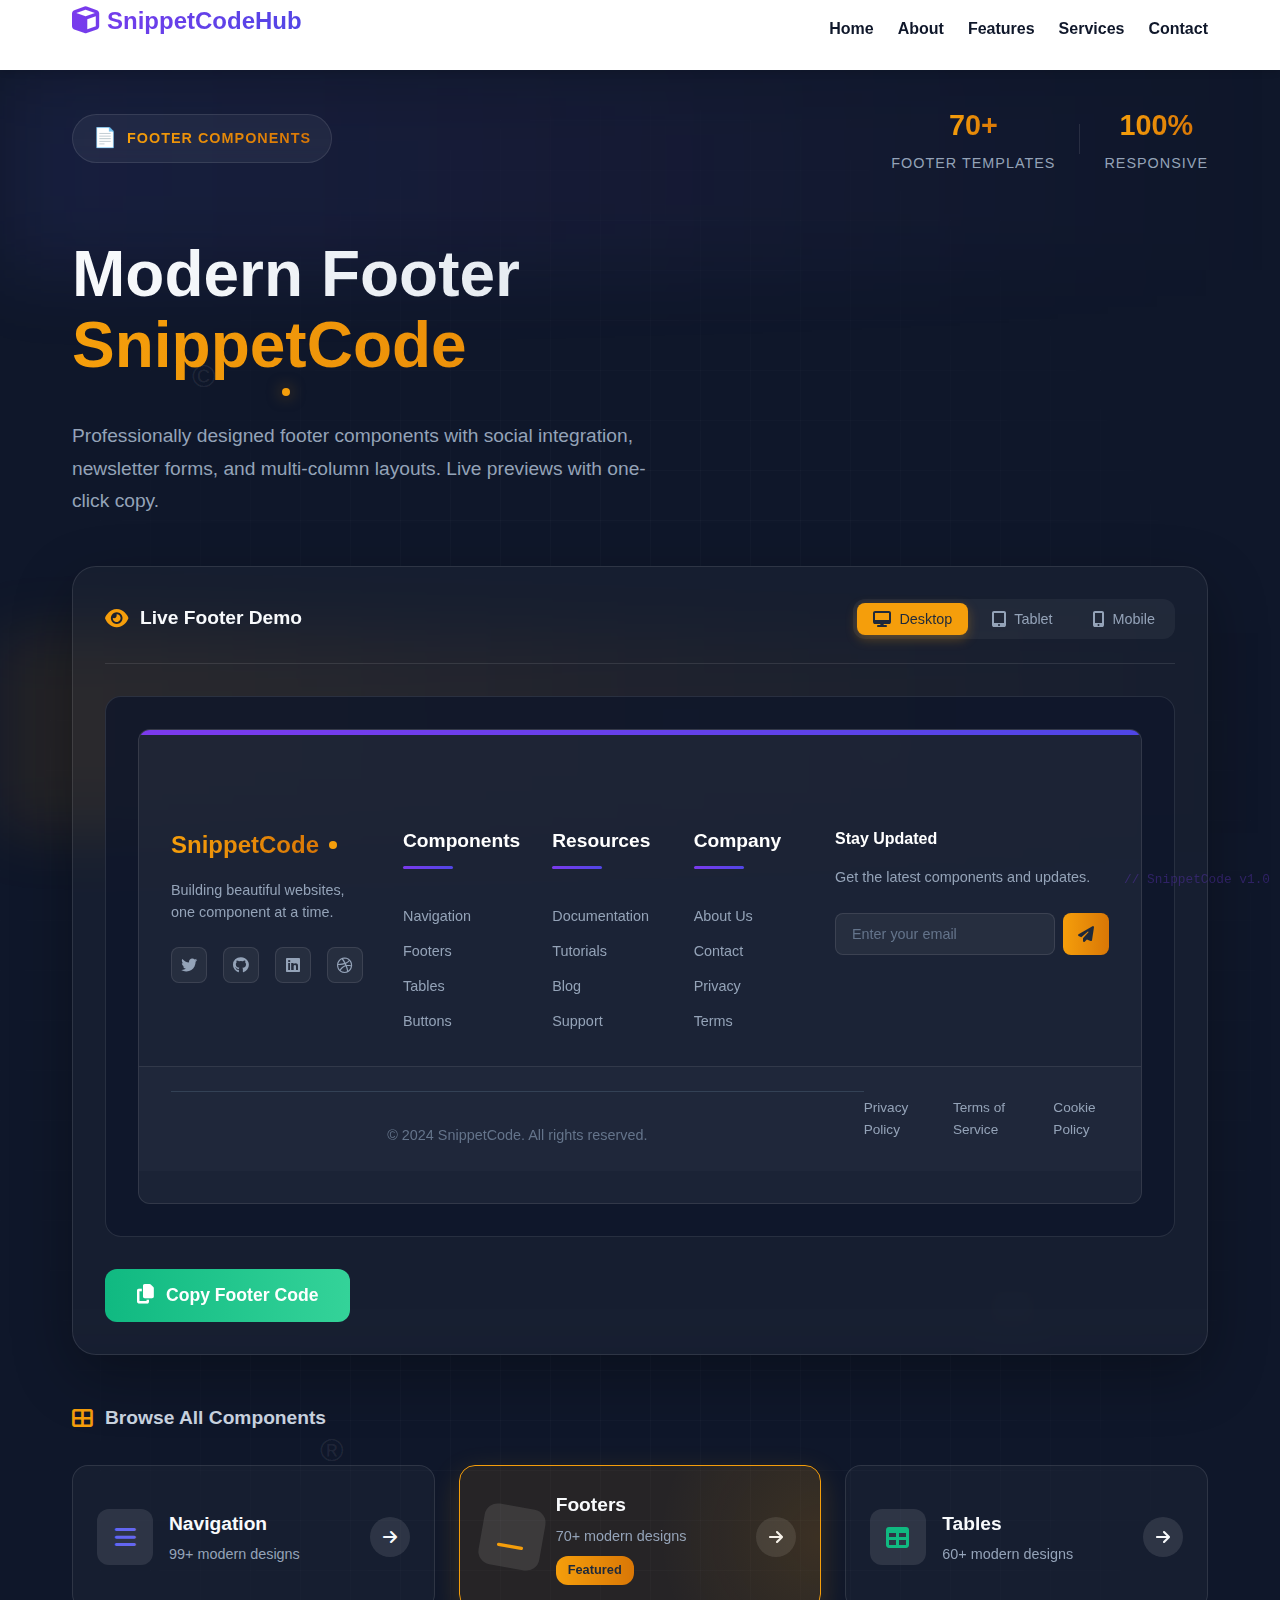
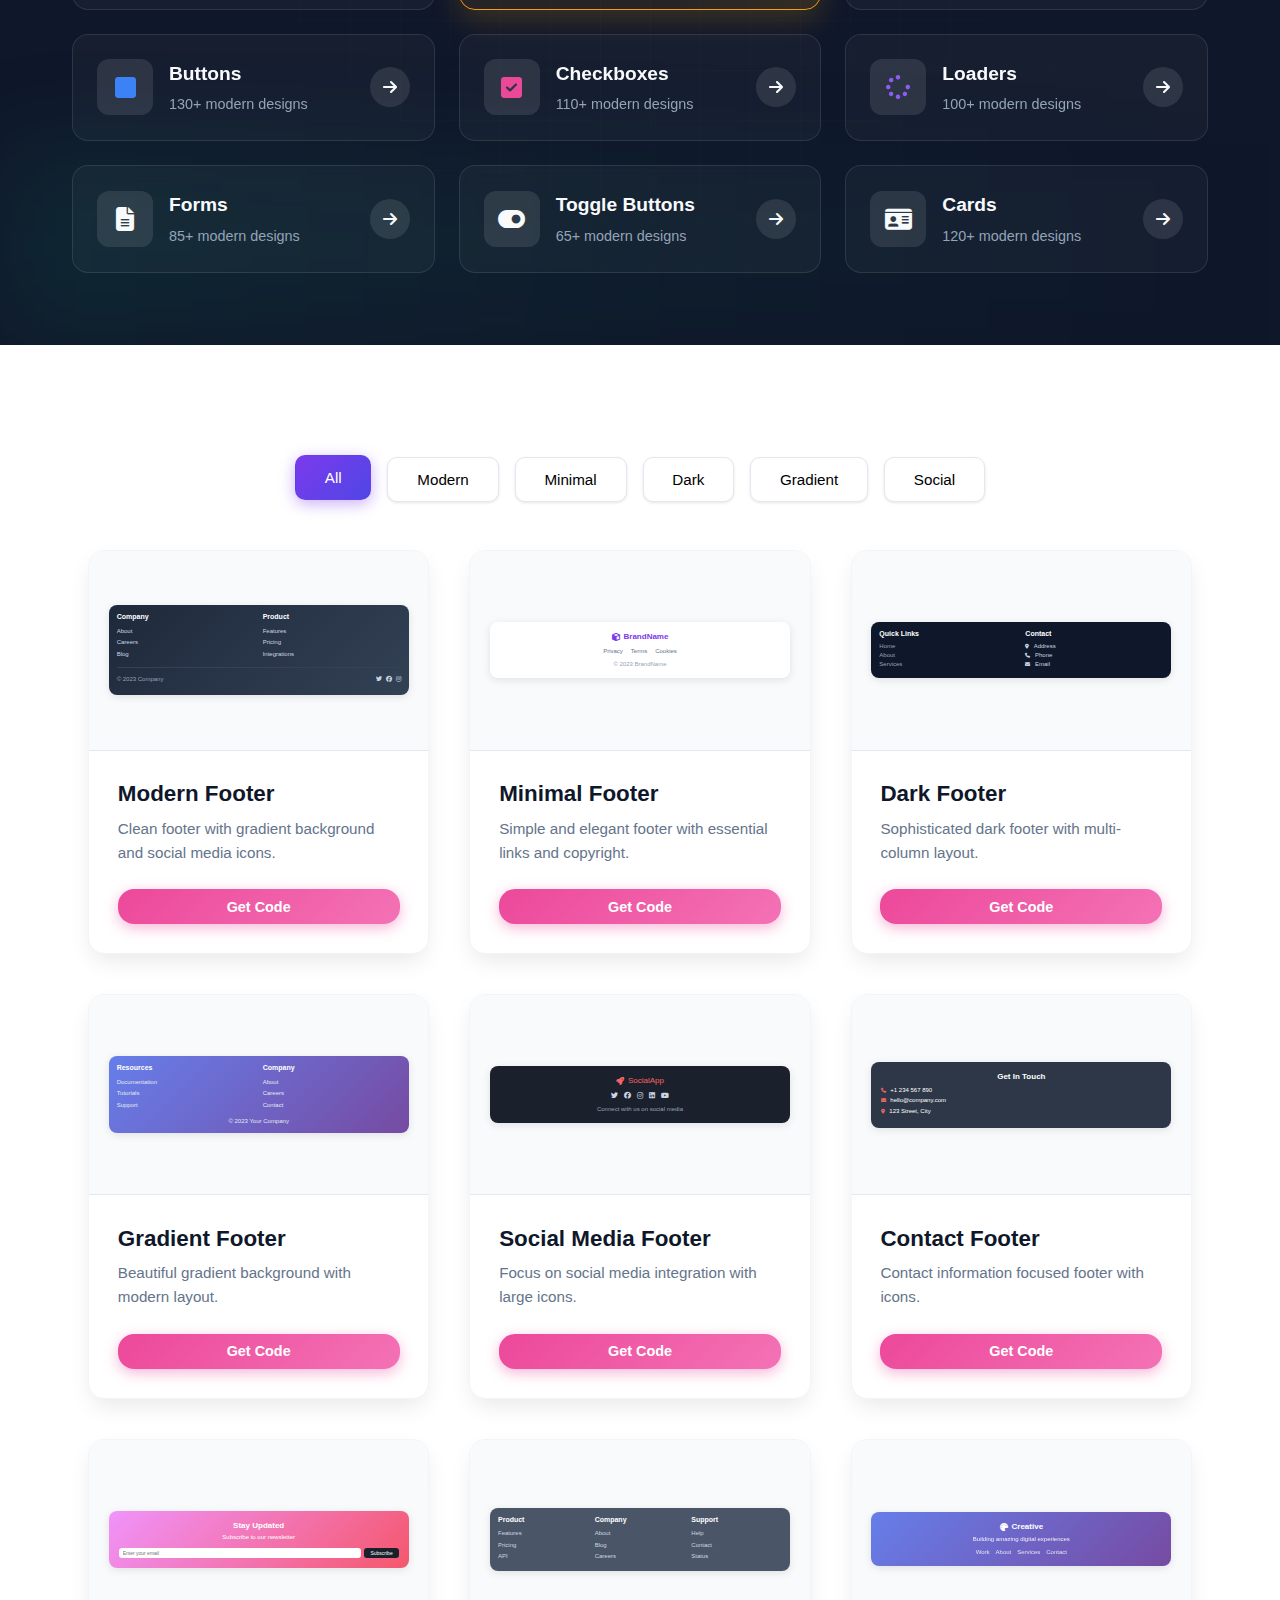
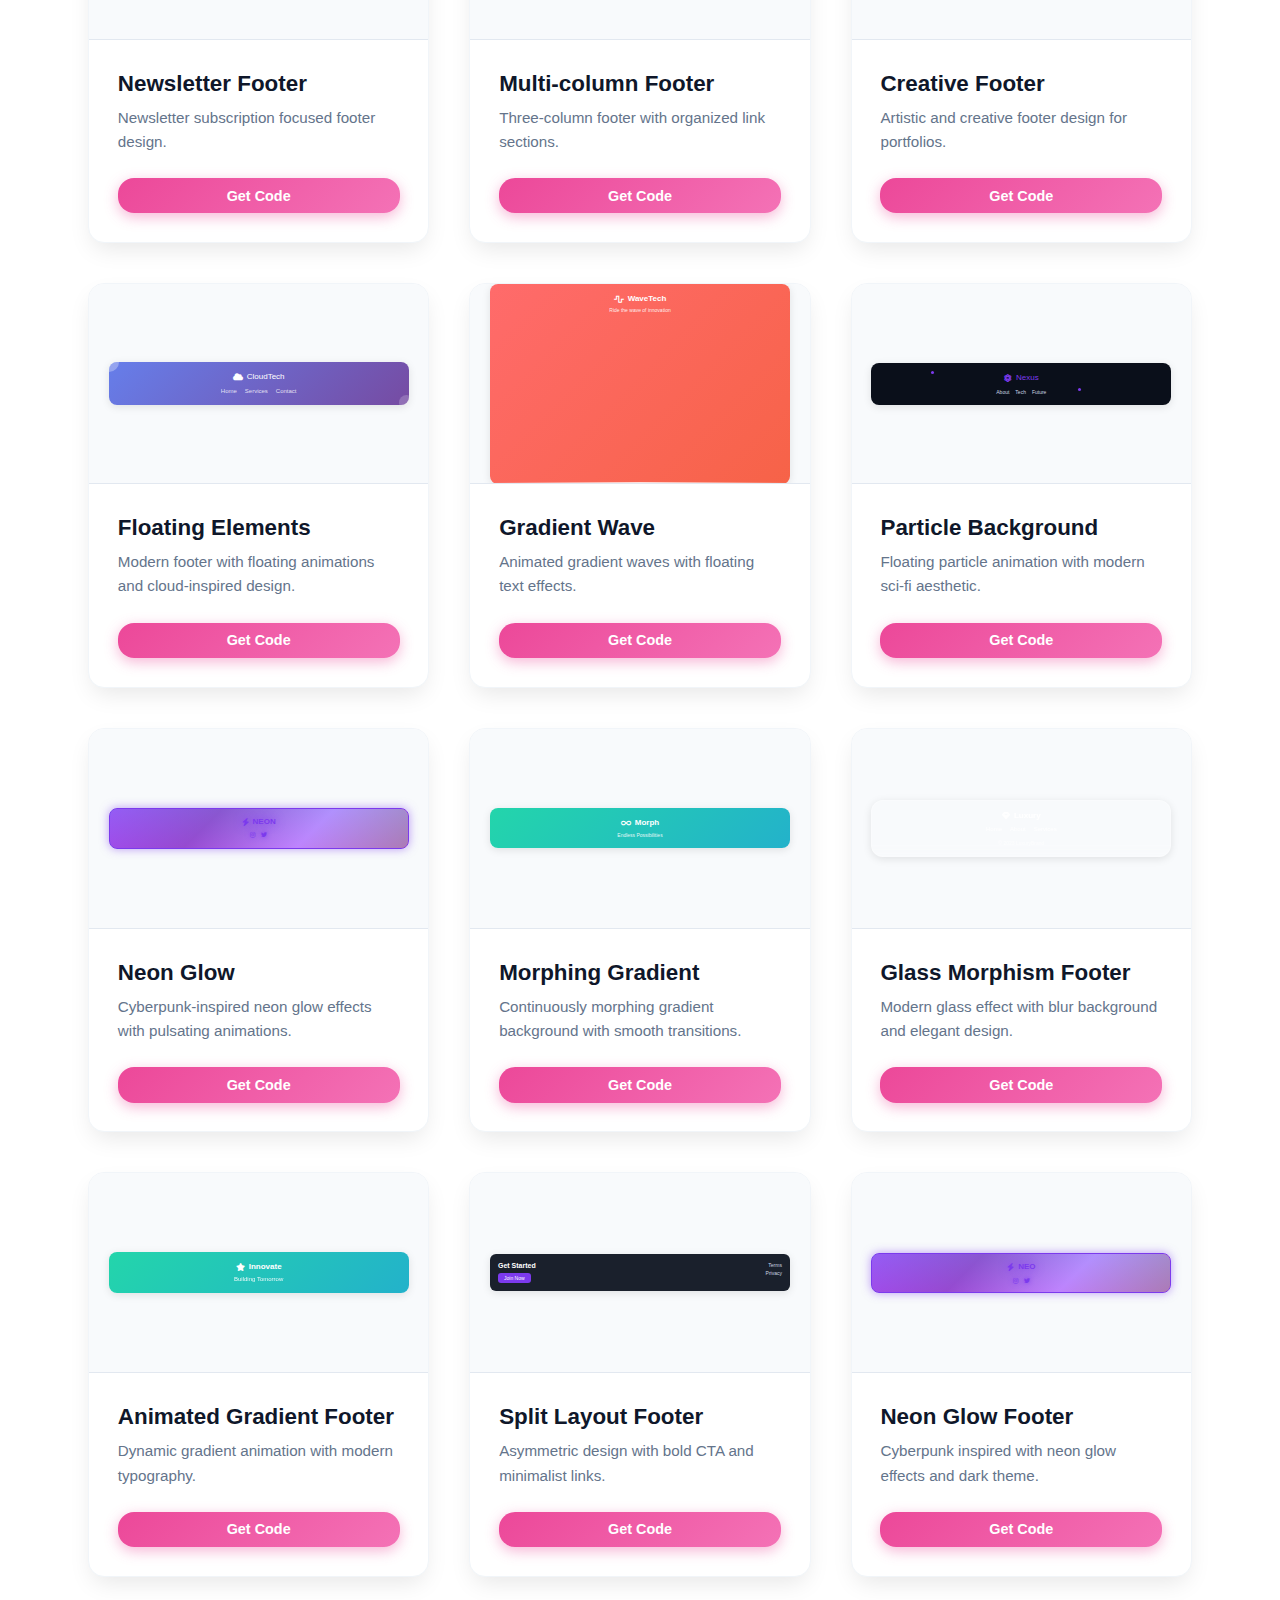
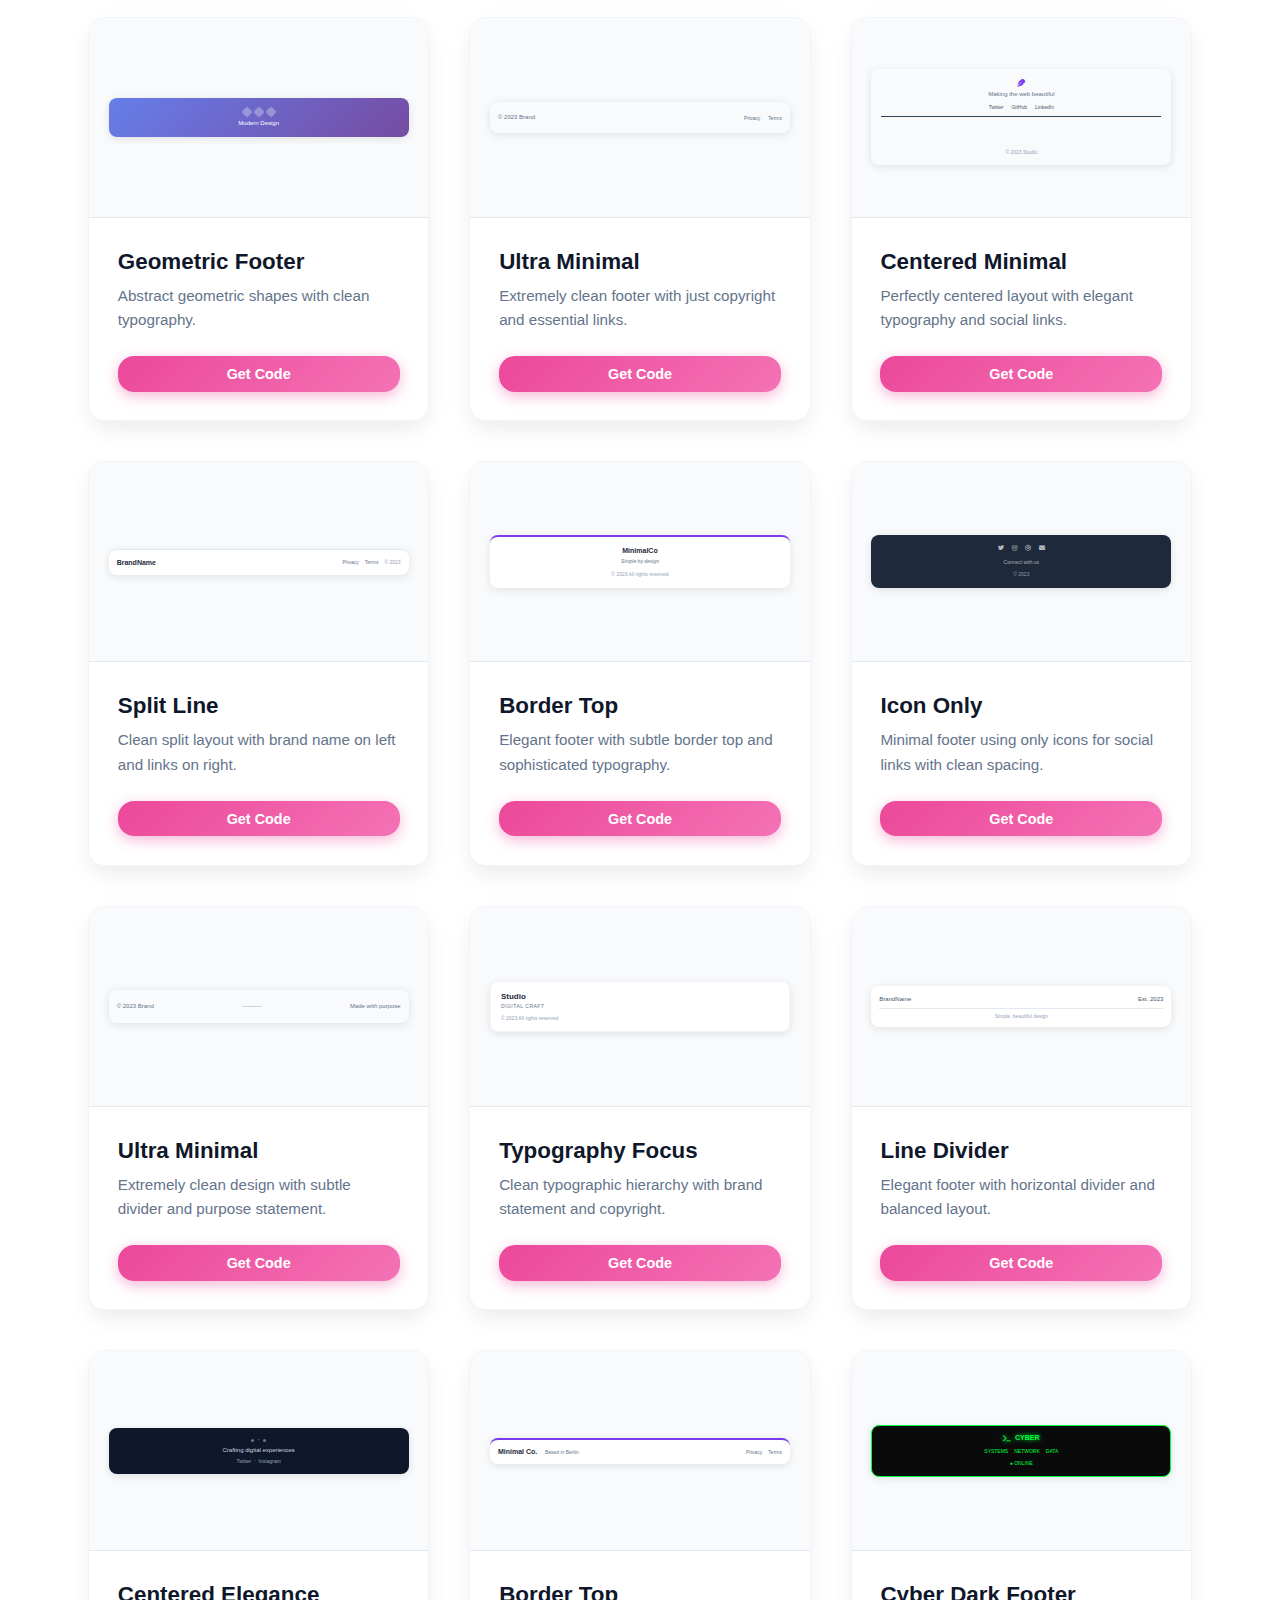
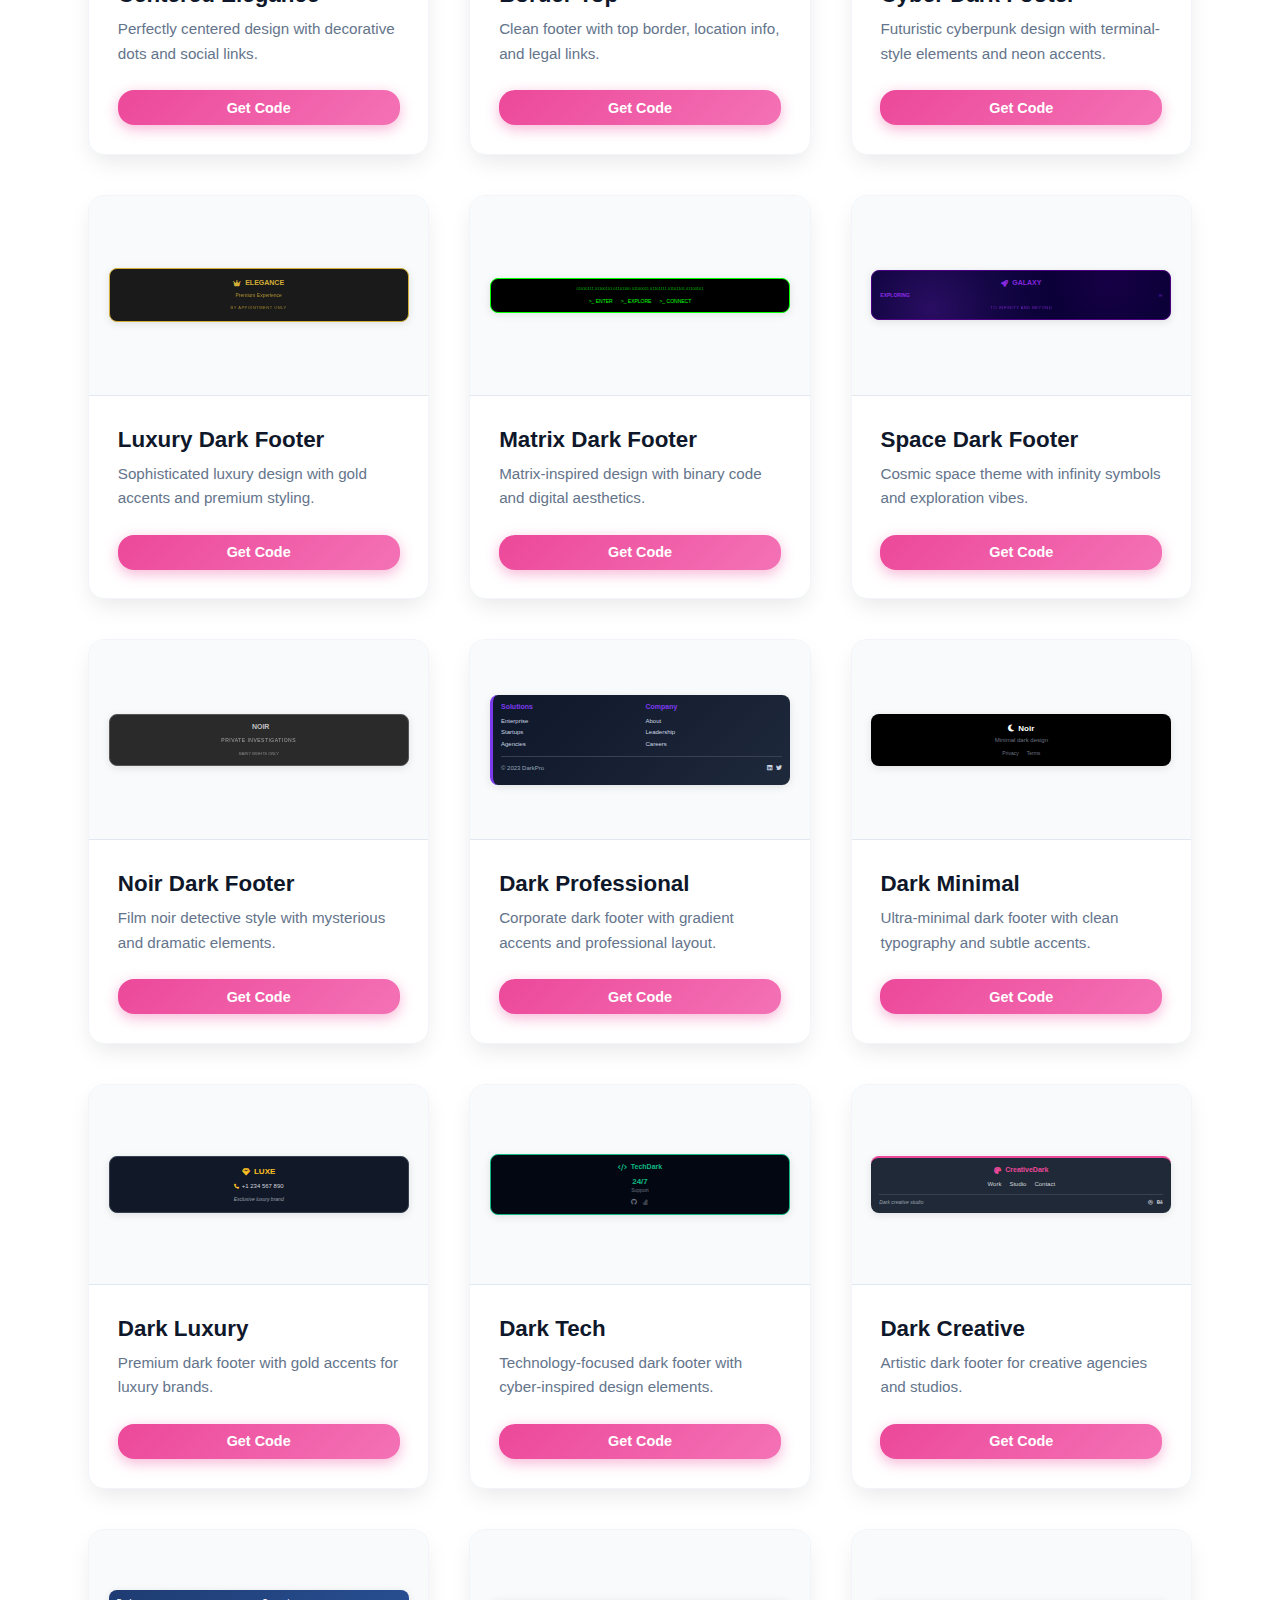
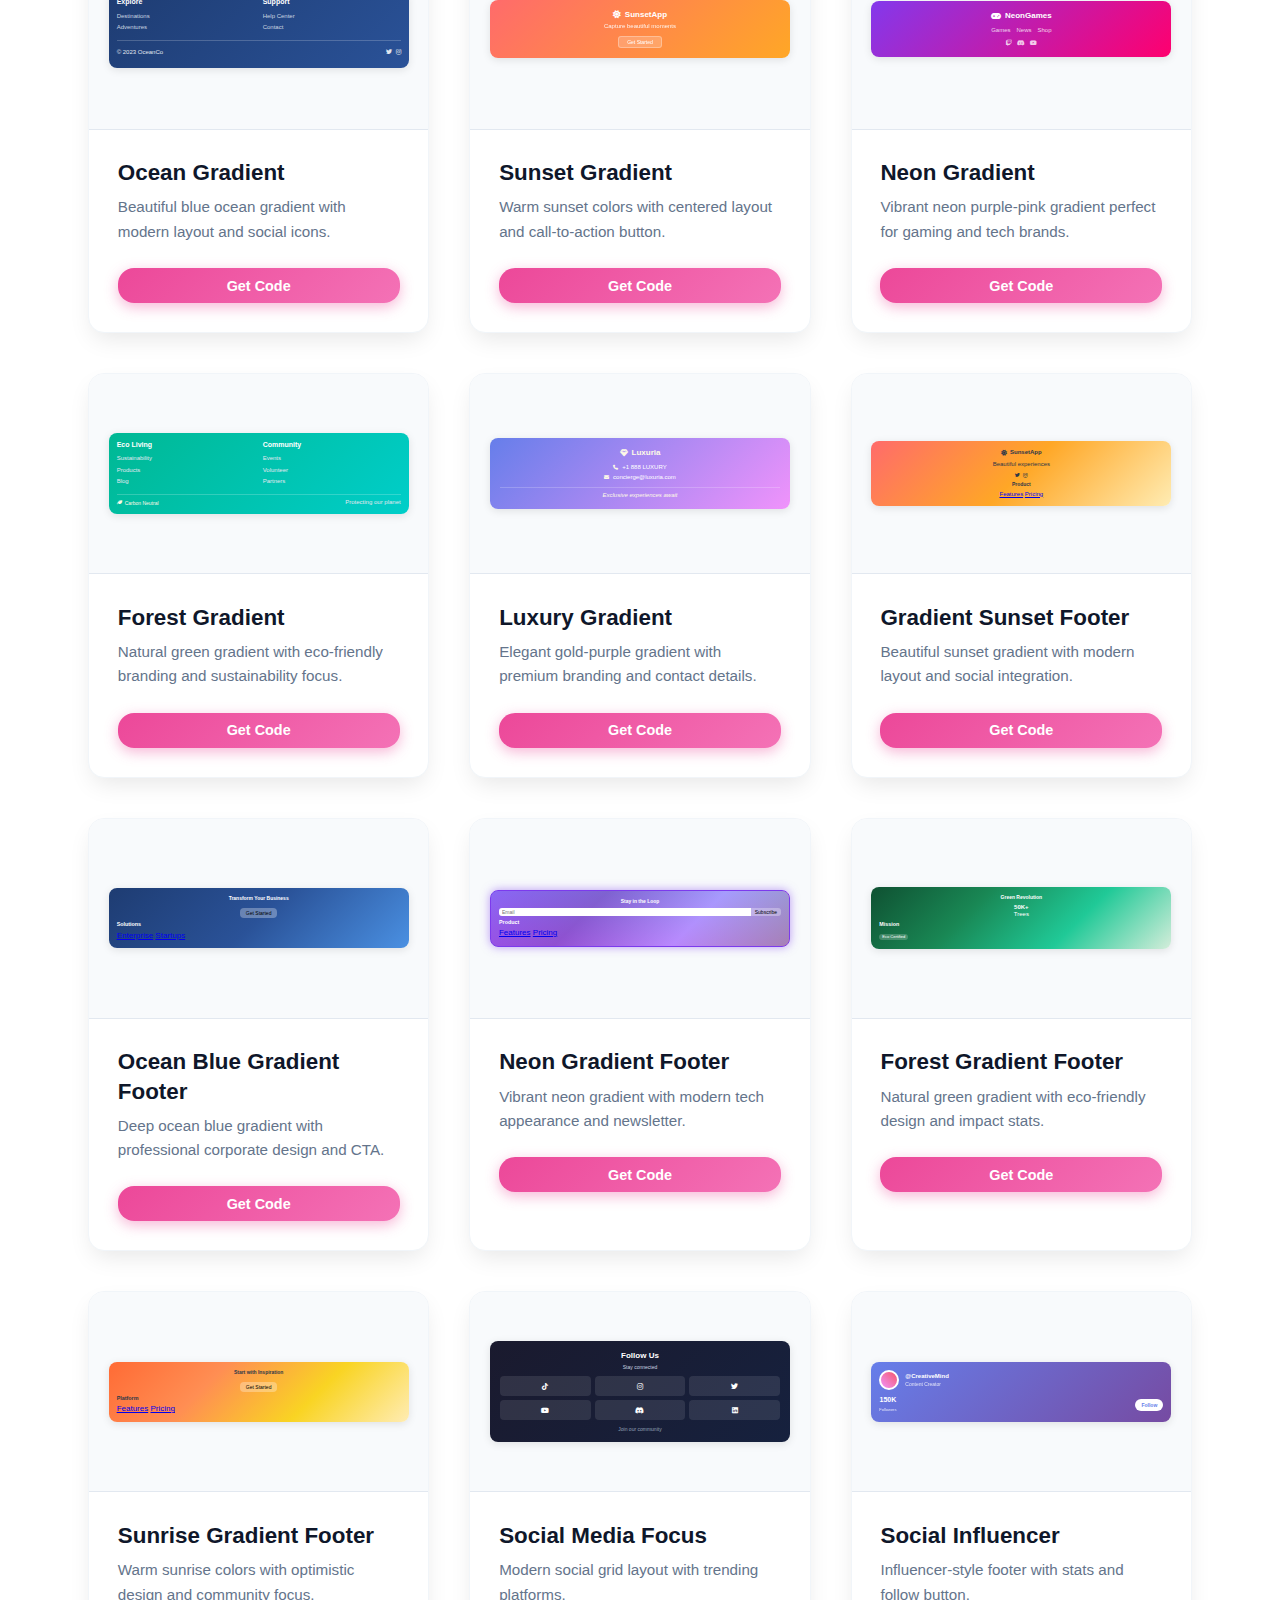
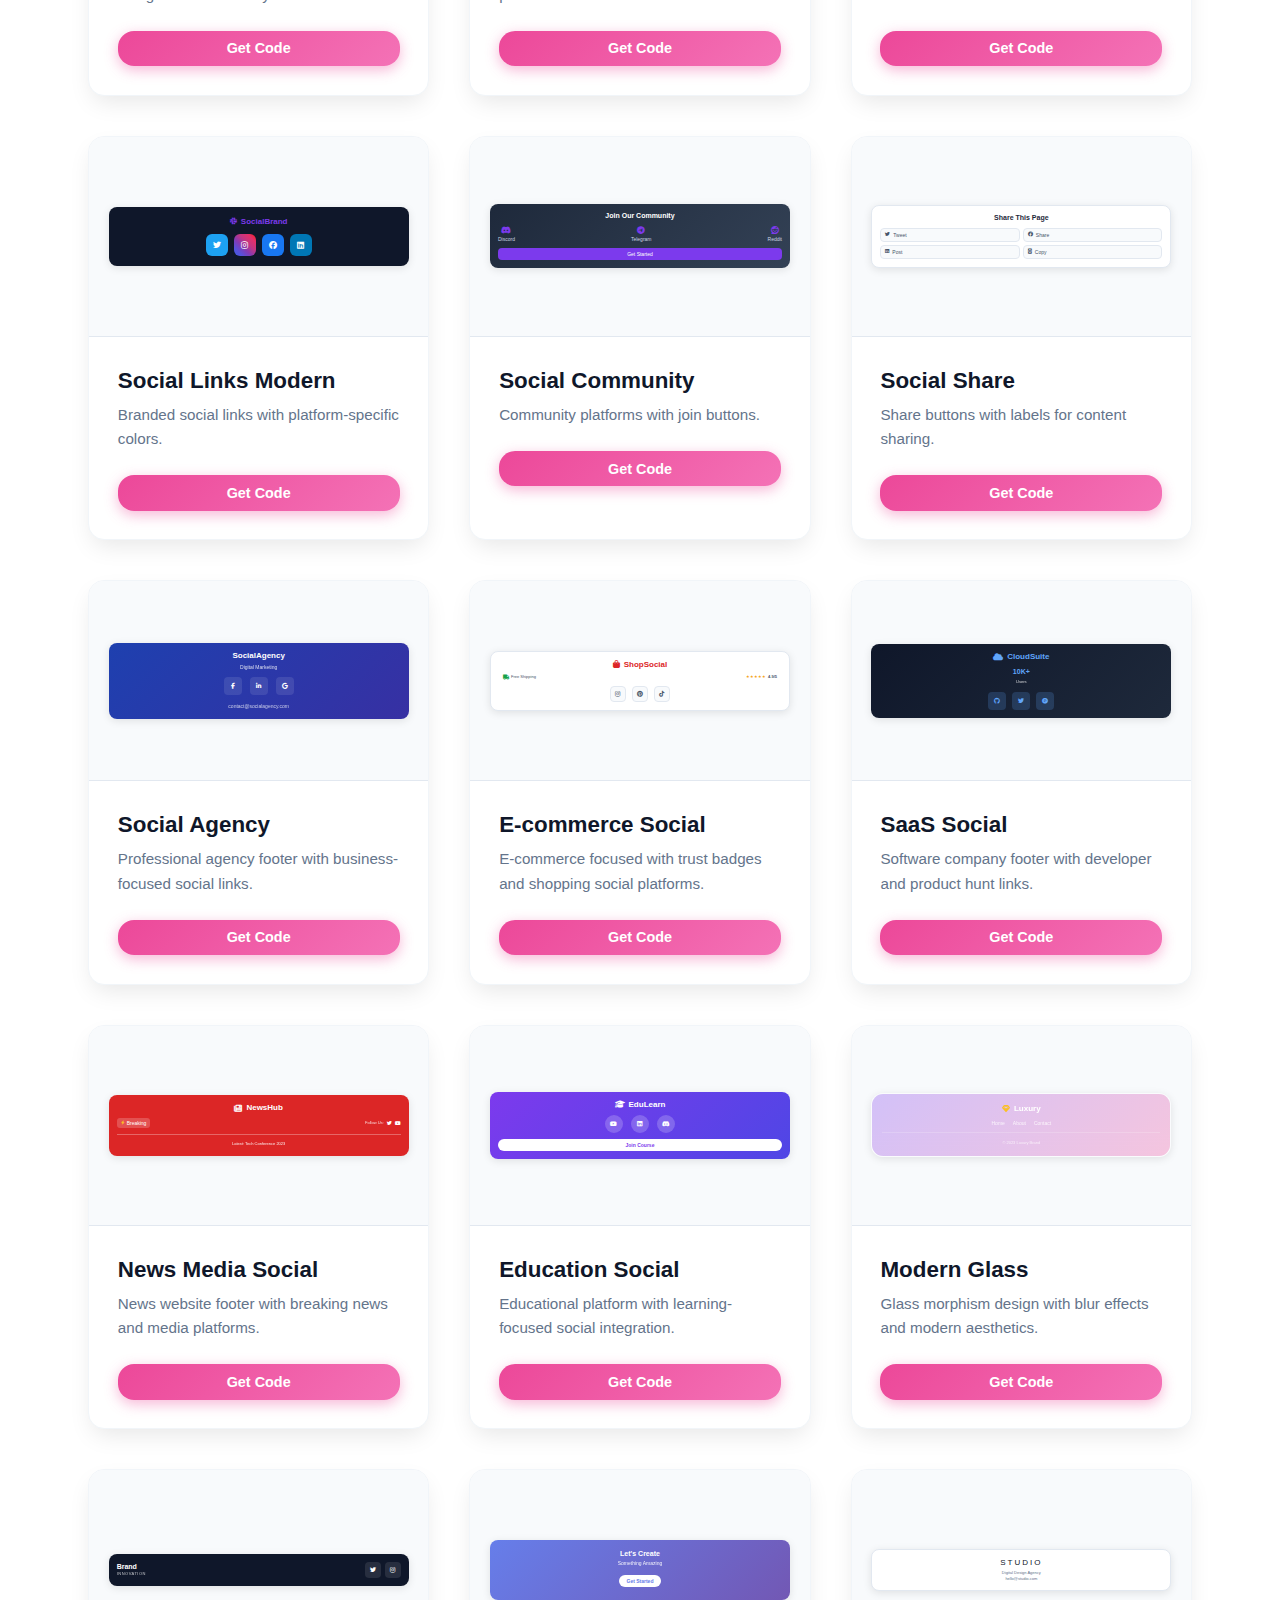
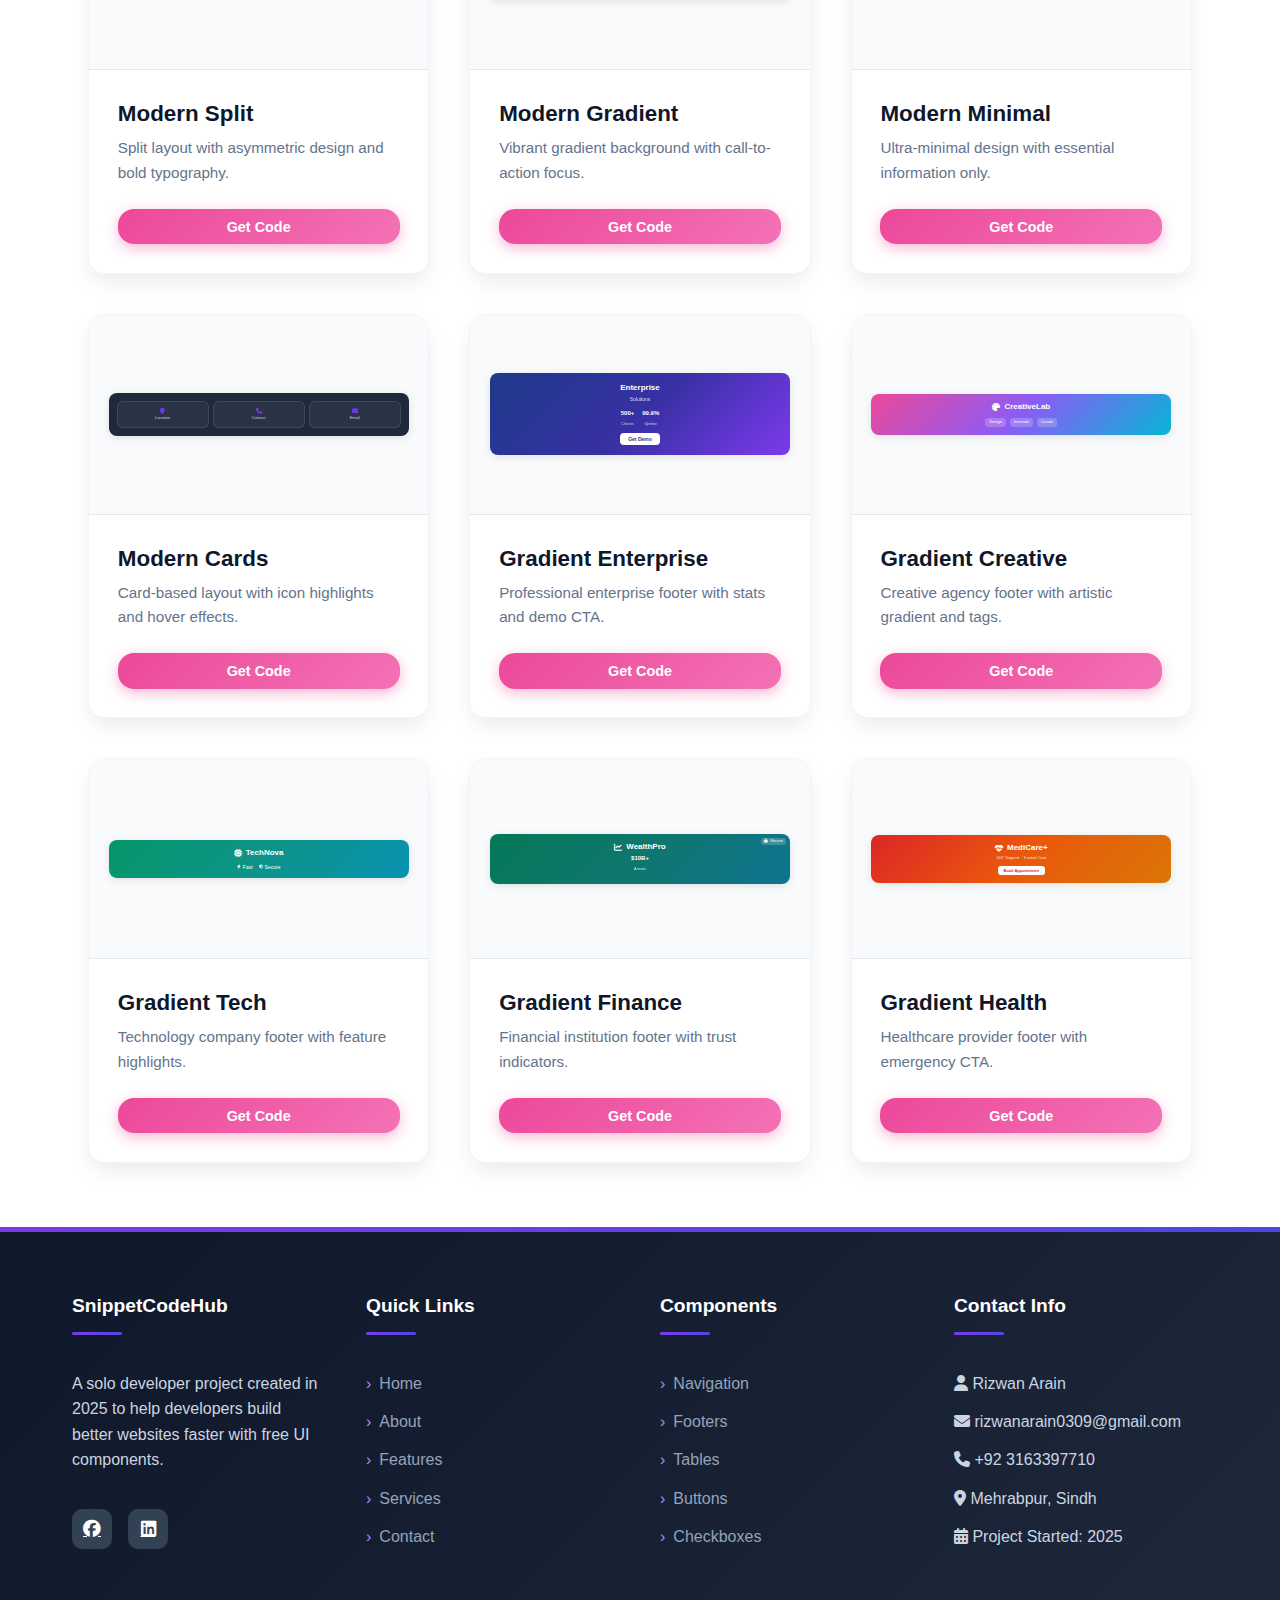
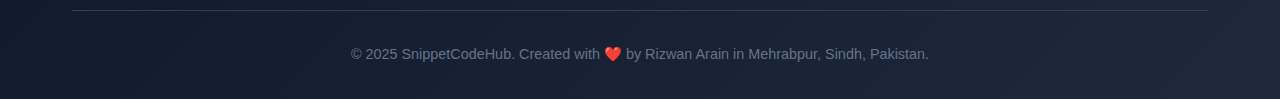
<file: footer-templates.html>
<!DOCTYPE html>
<html lang="en">
  <head>
    <meta charset="UTF-8" />
    <meta name="viewport" content="width=device-width, initial-scale=1.0" />
    <title>Footer Templates - SnippetCodeHub</title>
    <link
      rel="stylesheet"
      href="https://cdnjs.cloudflare.com/ajax/libs/font-awesome/6.4.0/css/all.min.css"
    />
    <link rel="stylesheet" href="style.css" />
    <link rel="stylesheet" href="footer-templates.css" />
  </head>
  <body>
    <!-- Header with Navigation -->
    <header>
      <div class="container">
          <div class="header-content">
              <div class="logo">
                  <i class="fas fa-cube"></i>
                  SnippetCodeHub
              </div>
              <button class="menu-toggle">
                  <span></span>
                  <span></span>
                  <span></span>
              </button>
              <nav>
                  <ul>
                      <li><a href="index.html">Home</a></li>
                      <li><a href="About.html">About</a></li>
                      <li><a href="Features.html">Features</a></li>
                      <li><a href="Services.html">Services</a></li>
                      <li><a href="Contact.html">Contact</a></li>
                  </ul>
              </nav>
          </div>
      </div>
  </header>

    <!-- Modern Footer Hero Section -->
<section class="footer-hero">
  <!-- Background Elements -->
  <div class="footer-hero-bg">
      <div class="gradient-waves">
          <div class="wave wave-1"></div>
          <div class="wave wave-2"></div>
          <div class="wave wave-3"></div>
      </div>
      <div class="grid-pattern-footer"></div>
      <div class="floating-footer-icons">
          <div class="footer-icon">©</div>
          <div class="footer-icon">℗</div>
          <div class="footer-icon">®</div>
          <div class="footer-icon">™</div>
      </div>
  </div>

  <div class="container">
      <!-- Header -->
      <div class="footer-hero-header">
          <div class="footer-badge">
              <span class="footer-badge-icon">📄</span>
              <span class="footer-badge-text">FOOTER COMPONENTS</span>
          </div>
          <div class="footer-stats">
              <div class="footer-stat">
                  <span class="footer-stat-number">70+</span>
                  <span class="footer-stat-label">Footer Templates</span>
              </div>
              <div class="footer-stat-divider"></div>
              <div class="footer-stat">
                  <span class="footer-stat-number">100%</span>
                  <span class="footer-stat-label">Responsive</span>
              </div>
          </div>
      </div>

      <!-- Main Content -->
      <div class="footer-hero-content">
          <div class="footer-title-wrapper">
              <h1 class="footer-main-title">
                  <span class="footer-title-part-1">Modern Footer</span>
                  <span class="footer-title-part-2">SnippetCode</span>
              </h1>
              <div class="footer-title-underline">
                  <div class="footer-underline-line"></div>
                  <div class="footer-underline-dot"></div>
              </div>
          </div>

          <p class="footer-description">
              Professionally designed footer components with social integration, 
              newsletter forms, and multi-column layouts. Live previews with one-click copy.
          </p>

          <!-- Live Demo Card -->
          <div class="footer-demo-card">
              <div class="footer-demo-header">
                  <div class="footer-demo-title">
                      <i class="fas fa-eye"></i>
                      <span>Live Footer Demo</span>
                  </div>
                  <div class="footer-demo-controls">
                      <button class="footer-demo-control active" data-layout="desktop">
                          <i class="fas fa-desktop"></i>
                          <span>Desktop</span>
                      </button>
                      <button class="footer-demo-control" data-layout="tablet">
                          <i class="fas fa-tablet-alt"></i>
                          <span>Tablet</span>
                      </button>
                      <button class="footer-demo-control" data-layout="mobile">
                          <i class="fas fa-mobile-alt"></i>
                          <span>Mobile</span>
                      </button>
                  </div>
              </div>

              <!-- Footer Preview -->
              <div class="footer-preview-wrapper">
                  <div class="footer-preview">
                      <!-- Footer Content -->
                      <footer class="preview-footer">
                          <!-- Top Section -->
                          <div class="footer-top">
                              <div class="footer-brand">
                                  <div class="footer-logo">
                                      <span class="logo-text">SnippetCode</span>
                                      <span class="logo-dot-footer"></span>
                                  </div>
                                  <p class="footer-tagline">
                                      Building beautiful websites, one component at a time.
                                  </p>
                                  <div class="footer-social">
                                      <a href="#" class="social-link">
                                          <i class="fab fa-twitter"></i>
                                      </a>
                                      <a href="#" class="social-link">
                                          <i class="fab fa-github"></i>
                                      </a>
                                      <a href="#" class="social-link">
                                          <i class="fab fa-linkedin"></i>
                                      </a>
                                      <a href="#" class="social-link">
                                          <i class="fab fa-dribbble"></i>
                                      </a>
                                  </div>
                              </div>

                              <!-- Footer Links -->
                              <div class="footer-links-grid">
                                  <div class="footer-column">
                                      <h4 class="column-title">Components</h4>
                                      <a href="#" class="footer-link">Navigation</a>
                                      <a href="#" class="footer-link">Footers</a>
                                      <a href="#" class="footer-link">Tables</a>
                                      <a href="#" class="footer-link">Buttons</a>
                                  </div>
                                  <div class="footer-column">
                                      <h4 class="column-title">Resources</h4>
                                      <a href="#" class="footer-link">Documentation</a>
                                      <a href="#" class="footer-link">Tutorials</a>
                                      <a href="#" class="footer-link">Blog</a>
                                      <a href="#" class="footer-link">Support</a>
                                  </div>
                                  <div class="footer-column">
                                      <h4 class="column-title">Company</h4>
                                      <a href="#" class="footer-link">About Us</a>
                                      <a href="#" class="footer-link">Contact</a>
                                      <a href="#" class="footer-link">Privacy</a>
                                      <a href="#" class="footer-link">Terms</a>
                                  </div>
                              </div>

                              <!-- Newsletter -->
                              <div class="footer-newsletter">
                                  <h4 class="newsletter-title">Stay Updated</h4>
                                  <p class="newsletter-desc">Get the latest components and updates.</p>
                                  <div class="newsletter-form">
                                      <input type="email" placeholder="Enter your email" class="newsletter-input">
                                      <button class="newsletter-btn">
                                          <i class="fas fa-paper-plane"></i>
                                      </button>
                                  </div>
                              </div>
                          </div>

                          <!-- Bottom Section -->
                          <div class="footer-bottom">
                              <div class="copyright">
                                  © 2024 SnippetCode. All rights reserved.
                              </div>
                              <div class="footer-bottom-links">
                                  <a href="#" class="bottom-link">Privacy Policy</a>
                                  <a href="#" class="bottom-link">Terms of Service</a>
                                  <a href="#" class="bottom-link">Cookie Policy</a>
                              </div>
                          </div>
                      </footer>
                  </div>
              </div>

              <!-- Action Buttons -->
              <div class="footer-demo-actions">
                  <button class="footer-copy-code-btn">
                      <i class="fas fa-copy"></i>
                      <span>Copy Footer Code</span>
                  </button>
              </div>
          </div>

          <!-- Component Navigation -->
          <div class="footer-component-navigation">
              <div class="footer-section-label">
                  <i class="fas fa-th-large"></i>
                  <span>Browse All Components</span>
              </div>

              <div class="footer-component-cards">
                  <!-- Navigation Card -->
                  <a href="nav-templates.html" class="footer-component-card nav-card">
                      <div class="footer-card-icon">
                          <i class="fas fa-bars"></i>
                      </div>
                      <div class="footer-card-content">
                          <h3>Navigation</h3>
                          <p>99+ modern designs</p>
                      </div>
                      <div class="footer-card-arrow">
                          <i class="fas fa-arrow-right"></i>
                      </div>
                  </a>

                  <!-- Footer Card -->
                  <a href="footer-templates.html" class="footer-component-card footer-card active">
                      <div class="footer-card-icon">
                          <i class="fas fa-window-minimize"></i>
                      </div>
                      <div class="footer-card-content">
                          <h3>Footers</h3>
                          <p>70+ modern designs</p>
                          <div class="footer-card-badge">Featured</div>
                      </div>
                      <div class="footer-card-arrow">
                          <i class="fas fa-arrow-right"></i>
                      </div>
                      <div class="footer-card-glow"></div>
                  </a>

                  <!-- Table Card -->
                  <a href="table-templates.html" class="footer-component-card table-card">
                      <div class="footer-card-icon">
                          <i class="fas fa-table"></i>
                      </div>
                      <div class="footer-card-content">
                          <h3>Tables</h3>
                          <p>60+ modern designs</p>
                      </div>
                      <div class="footer-card-arrow">
                          <i class="fas fa-arrow-right"></i>
                      </div>
                  </a>

                  <!-- Button Card -->
                  <a href="buttons-templates.html" class="footer-component-card button-card">
                      <div class="footer-card-icon">
                          <i class="fas fa-square"></i>
                      </div>
                      <div class="footer-card-content">
                          <h3>Buttons</h3>
                          <p>130+ modern designs</p>
                      </div>
                      <div class="footer-card-arrow">
                          <i class="fas fa-arrow-right"></i>
                      </div>
                  </a>

                  <!-- Checkbox Card -->
                  <a href="checkbox-templates.html" class="footer-component-card checkbox-card">
                      <div class="footer-card-icon">
                          <i class="fas fa-check-square"></i>
                      </div>
                      <div class="footer-card-content">
                          <h3>Checkboxes</h3>
                          <p>110+ modern designs</p>
                      </div>
                      <div class="footer-card-arrow">
                          <i class="fas fa-arrow-right"></i>
                      </div>
                  </a>

                  <!-- Loader Card -->
                  <a href="loader-templates.html" class="footer-component-card loader-card">
                      <div class="footer-card-icon">
                          <i class="fas fa-spinner"></i>
                      </div>
                      <div class="footer-card-content">
                          <h3>Loaders</h3>
                          <p>100+ modern designs</p>
                      </div>
                      <div class="footer-card-arrow">
                          <i class="fas fa-arrow-right"></i>
                      </div>
                  </a>
                  
                  <!-- NEW: Forms Card -->
                  <a href="form-templates.html" class="footer-component-card form-card">
                      <div class="footer-card-icon">
                          <i class="fas fa-file-alt"></i>
                      </div>
                      <div class="footer-card-content">
                          <h3>Forms</h3>
                          <p>85+ modern designs</p>
                      </div>
                      <div class="footer-card-arrow">
                          <i class="fas fa-arrow-right"></i>
                      </div>
                  </a>

                  <!-- NEW: Toggle Buttons Card -->
                  <a href="toggle-templates.html" class="footer-component-card toggle-card">
                      <div class="footer-card-icon">
                          <i class="fas fa-toggle-on"></i>
                      </div>
                      <div class="footer-card-content">
                          <h3>Toggle Buttons</h3>
                          <p>65+ modern designs</p>
                      </div>
                      <div class="footer-card-arrow">
                          <i class="fas fa-arrow-right"></i>
                      </div>
                  </a>

                  <!-- NEW: Cards Card -->
                  <a href="card-templates.html" class="footer-component-card card-card">
                      <div class="footer-card-icon">
                          <i class="fas fa-id-card"></i>
                      </div>
                      <div class="footer-card-content">
                          <h3>Cards</h3>
                          <p>120+ modern designs</p>
                      </div>
                      <div class="footer-card-arrow">
                          <i class="fas fa-arrow-right"></i>
                      </div>
                  </a>
              </div>
          </div>
      </div>
  </div>
</section>

    <!-- Footer Templates Section -->
    <section id="footer-templates">
      <div class="container">
        <div class="section-title">
          <!-- <h2>Footer SnippetCode</h2>
          <p>Choose from our collection of modern footer designs</p> -->
        </div>

        <div class="categories">
          <button class="category-btn active" data-category="all">All</button>
          <button class="category-btn" data-category="modern">Modern</button>
          <button class="category-btn" data-category="minimal">Minimal</button>
          <button class="category-btn" data-category="dark">Dark</button>
          <button class="category-btn" data-category="gradient">
            Gradient
          </button>
          <button class="category-btn" data-category="social">Social</button>
        </div>

        <div class="template-grid">
          <!-- Template 1 - Modern Footer -->
          <div class="template-card" data-category="modern">
            <div class="template-preview">
              <div class="live-preview-mini">
                <div class="preview-footer-mini modern">
                  <div class="footer-content-mini">
                    <div class="footer-section-mini">
                      <h4>Company</h4>
                      <ul>
                        <li><a href="#">About</a></li>
                        <li><a href="#">Careers</a></li>
                        <li><a href="#">Blog</a></li>
                      </ul>
                    </div>
                    <div class="footer-section-mini">
                      <h4>Product</h4>
                      <ul>
                        <li><a href="#">Features</a></li>
                        <li><a href="#">Pricing</a></li>
                        <li><a href="#">Integrations</a></li>
                      </ul>
                    </div>
                  </div>
                  <div class="footer-bottom-mini">
                    <p>© 2023 Company</p>
                    <div class="social-mini">
                      <a href="#"><i class="fab fa-twitter"></i></a>
                      <a href="#"><i class="fab fa-facebook"></i></a>
                      <a href="#"><i class="fab fa-instagram"></i></a>
                    </div>
                  </div>
                </div>
              </div>
            </div>
            <div class="template-info">
              <h3>Modern Footer</h3>
              <p>
                Clean footer with gradient background and social media icons.
              </p>
              <div class="template-actions">
                <button class="btn code-btn" data-template="footer1">
                  Get Code
                </button>
              </div>
            </div>
          </div>

          <!-- Template 2 - Minimal Footer -->
          <div class="template-card" data-category="minimal">
            <div class="template-preview">
              <div class="live-preview-mini">
                <div class="preview-footer-mini minimal">
                  <div class="footer-logo-mini">
                    <i class="fas fa-cube"></i>
                    <span>BrandName</span>
                  </div>
                  <div class="footer-links-mini">
                    <a href="#">Privacy</a>
                    <a href="#">Terms</a>
                    <a href="#">Cookies</a>
                  </div>
                  <div class="footer-copyright-mini">
                    <p>© 2023 BrandName</p>
                  </div>
                </div>
              </div>
            </div>
            <div class="template-info">
              <h3>Minimal Footer</h3>
              <p>
                Simple and elegant footer with essential links and copyright.
              </p>
              <div class="template-actions">
                <button class="btn code-btn" data-template="footer2">
                  Get Code
                </button>
              </div>
            </div>
          </div>

          <!-- Template 3 - Dark Footer -->
          <div class="template-card" data-category="dark">
            <div class="template-preview">
              <div class="live-preview-mini">
                <div class="preview-footer-mini dark">
                  <div class="footer-content-mini">
                    <div class="footer-section-mini">
                      <h4>Quick Links</h4>
                      <ul>
                        <li><a href="#">Home</a></li>
                        <li><a href="#">About</a></li>
                        <li><a href="#">Services</a></li>
                      </ul>
                    </div>
                    <div class="footer-section-mini">
                      <h4>Contact</h4>
                      <ul>
                        <li><i class="fas fa-map-marker-alt"></i> Address</li>
                        <li><i class="fas fa-phone"></i> Phone</li>
                        <li><i class="fas fa-envelope"></i> Email</li>
                      </ul>
                    </div>
                  </div>
                </div>
              </div>
            </div>
            <div class="template-info">
              <h3>Dark Footer</h3>
              <p>Sophisticated dark footer with multi-column layout.</p>
              <div class="template-actions">
                <button class="btn code-btn" data-template="footer3">
                  Get Code
                </button>
              </div>
            </div>
          </div>

          <!-- Template 4 - Gradient Footer -->
          <div class="template-card" data-category="gradient">
            <div class="template-preview">
              <div class="live-preview-mini">
                <div class="preview-footer-mini gradient">
                  <div class="footer-content-mini">
                    <div class="footer-section-mini">
                      <h4>Resources</h4>
                      <ul>
                        <li><a href="#">Documentation</a></li>
                        <li><a href="#">Tutorials</a></li>
                        <li><a href="#">Support</a></li>
                      </ul>
                    </div>
                    <div class="footer-section-mini">
                      <h4>Company</h4>
                      <ul>
                        <li><a href="#">About</a></li>
                        <li><a href="#">Careers</a></li>
                        <li><a href="#">Contact</a></li>
                      </ul>
                    </div>
                  </div>
                  <div class="footer-bottom-mini">
                    <p>© 2023 Your Company</p>
                  </div>
                </div>
              </div>
            </div>
            <div class="template-info">
              <h3>Gradient Footer</h3>
              <p>Beautiful gradient background with modern layout.</p>
              <div class="template-actions">
                <button class="btn code-btn" data-template="footer4">
                  Get Code
                </button>
              </div>
            </div>
          </div>

          <!-- Template 5 - Social Media Footer -->
          <div class="template-card" data-category="social">
            <div class="template-preview">
              <div class="live-preview-mini">
                <div class="preview-footer-mini social">
                  <div class="footer-content-mini">
                    <div class="footer-logo-mini">
                      <i class="fas fa-rocket"></i>
                      <span>SocialApp</span>
                    </div>
                    <div class="social-links-mini">
                      <a href="#"><i class="fab fa-twitter"></i></a>
                      <a href="#"><i class="fab fa-facebook"></i></a>
                      <a href="#"><i class="fab fa-instagram"></i></a>
                      <a href="#"><i class="fab fa-linkedin"></i></a>
                      <a href="#"><i class="fab fa-youtube"></i></a>
                    </div>
                  </div>
                  <div class="footer-bottom-mini">
                    <p>Connect with us on social media</p>
                  </div>
                </div>
              </div>
            </div>
            <div class="template-info">
              <h3>Social Media Footer</h3>
              <p>Focus on social media integration with large icons.</p>
              <div class="template-actions">
                <button class="btn code-btn" data-template="footer5">
                  Get Code
                </button>
              </div>
            </div>
          </div>

          <!-- Template 6 - Contact Footer -->
          <div class="template-card" data-category="modern">
            <div class="template-preview">
              <div class="live-preview-mini">
                <div class="preview-footer-mini contact">
                  <div class="footer-content-mini">
                    <div class="contact-info-mini">
                      <h4>Get In Touch</h4>
                      <div class="contact-item-mini">
                        <i class="fas fa-phone"></i>
                        <span>+1 234 567 890</span>
                      </div>
                      <div class="contact-item-mini">
                        <i class="fas fa-envelope"></i>
                        <span>hello@company.com</span>
                      </div>
                      <div class="contact-item-mini">
                        <i class="fas fa-map-marker-alt"></i>
                        <span>123 Street, City</span>
                      </div>
                    </div>
                  </div>
                </div>
              </div>
            </div>
            <div class="template-info">
              <h3>Contact Footer</h3>
              <p>Contact information focused footer with icons.</p>
              <div class="template-actions">
                <button class="btn code-btn" data-template="footer6">
                  Get Code
                </button>
              </div>
            </div>
          </div>

          <!-- Template 7 - Newsletter Footer -->
          <div class="template-card" data-category="modern">
            <div class="template-preview">
              <div class="live-preview-mini">
                <div class="preview-footer-mini newsletter">
                  <div class="footer-content-mini">
                    <div class="newsletter-mini">
                      <h4>Stay Updated</h4>
                      <p>Subscribe to our newsletter</p>
                      <div class="newsletter-form-mini">
                        <input type="email" placeholder="Enter your email" />
                        <button>Subscribe</button>
                      </div>
                    </div>
                  </div>
                </div>
              </div>
            </div>
            <div class="template-info">
              <h3>Newsletter Footer</h3>
              <p>Newsletter subscription focused footer design.</p>
              <div class="template-actions">
                <button class="btn code-btn" data-template="footer7">
                  Get Code
                </button>
              </div>
            </div>
          </div>

          <!-- Template 8 - Multi-column Footer -->
          <div class="template-card" data-category="modern">
            <div class="template-preview">
              <div class="live-preview-mini">
                <div class="preview-footer-mini multicolumn">
                  <div class="footer-content-mini">
                    <div class="footer-section-mini">
                      <h4>Product</h4>
                      <ul>
                        <li><a href="#">Features</a></li>
                        <li><a href="#">Pricing</a></li>
                        <li><a href="#">API</a></li>
                      </ul>
                    </div>
                    <div class="footer-section-mini">
                      <h4>Company</h4>
                      <ul>
                        <li><a href="#">About</a></li>
                        <li><a href="#">Blog</a></li>
                        <li><a href="#">Careers</a></li>
                      </ul>
                    </div>
                    <div class="footer-section-mini">
                      <h4>Support</h4>
                      <ul>
                        <li><a href="#">Help</a></li>
                        <li><a href="#">Contact</a></li>
                        <li><a href="#">Status</a></li>
                      </ul>
                    </div>
                  </div>
                </div>
              </div>
            </div>
            <div class="template-info">
              <h3>Multi-column Footer</h3>
              <p>Three-column footer with organized link sections.</p>
              <div class="template-actions">
                <button class="btn code-btn" data-template="footer8">
                  Get Code
                </button>
              </div>
            </div>
          </div>

          <!-- Template 9 - Creative Footer -->
          <div class="template-card" data-category="gradient">
            <div class="template-preview">
              <div class="live-preview-mini">
                <div class="preview-footer-mini creative">
                  <div class="footer-content-mini">
                    <div class="creative-content-mini">
                      <div class="logo-mini">
                        <i class="fas fa-palette"></i>
                        <span>Creative</span>
                      </div>
                      <p>Building amazing digital experiences</p>
                      <div class="creative-links-mini">
                        <a href="#">Work</a>
                        <a href="#">About</a>
                        <a href="#">Services</a>
                        <a href="#">Contact</a>
                      </div>
                    </div>
                  </div>
                </div>
              </div>
            </div>
            <div class="template-info">
              <h3>Creative Footer</h3>
              <p>Artistic and creative footer design for portfolios.</p>
              <div class="template-actions">
                <button class="btn code-btn" data-template="footer9">
                  Get Code
                </button>
              </div>
            </div>
          </div>
          <!-- Template 10 - Floating Elements Footer -->
          <div class="template-card" data-category="modern">
            <div class="template-preview">
              <div class="live-preview-mini">
                <div class="preview-footer-mini floating">
                  <div class="footer-content-mini">
                    <div class="floating-logo-mini">
                      <i class="fas fa-cloud"></i>
                      <span>CloudTech</span>
                    </div>
                    <div class="floating-links-mini">
                      <a href="#">Home</a>
                      <a href="#">Services</a>
                      <a href="#">Contact</a>
                    </div>
                  </div>
                </div>
              </div>
            </div>
            <div class="template-info">
              <h3>Floating Elements</h3>
              <p>
                Modern footer with floating animations and cloud-inspired
                design.
              </p>
              <div class="template-actions">
                <button class="btn code-btn" data-template="footer10">
                  Get Code
                </button>
              </div>
            </div>
          </div>

          <!-- Template 11 - Gradient Wave Footer -->
          <div class="template-card" data-category="modern">
            <div class="template-preview">
              <div class="live-preview-mini">
                <div class="preview-footer-mini wave">
                  <div class="footer-content-mini">
                    <div class="wave-logo-mini">
                      <i class="fas fa-wave-square"></i>
                      <span>WaveTech</span>
                    </div>
                    <div class="wave-text-mini">
                      <p>Ride the wave of innovation</p>
                    </div>
                  </div>
                </div>
              </div>
            </div>
            <div class="template-info">
              <h3>Gradient Wave</h3>
              <p>Animated gradient waves with floating text effects.</p>
              <div class="template-actions">
                <button class="btn code-btn" data-template="footer11">
                  Get Code
                </button>
              </div>
            </div>
          </div>

          <!-- Template 12 - Particle Background Footer -->
          <div class="template-card" data-category="modern">
            <div class="template-preview">
              <div class="live-preview-mini">
                <div class="preview-footer-mini particle">
                  <div class="footer-content-mini">
                    <div class="particle-logo-mini">
                      <i class="fas fa-atom"></i>
                      <span>Nexus</span>
                    </div>
                    <div class="particle-links-mini">
                      <a href="#">About</a>
                      <a href="#">Tech</a>
                      <a href="#">Future</a>
                    </div>
                  </div>
                </div>
              </div>
            </div>
            <div class="template-info">
              <h3>Particle Background</h3>
              <p>Floating particle animation with modern sci-fi aesthetic.</p>
              <div class="template-actions">
                <button class="btn code-btn" data-template="footer12">
                  Get Code
                </button>
              </div>
            </div>
          </div>

          <!-- Template 13 - Neon Glow Footer -->
          <div class="template-card" data-category="modern">
            <div class="template-preview">
              <div class="live-preview-mini">
                <div class="preview-footer-mini neon">
                  <div class="footer-content-mini">
                    <div class="neon-logo-mini">
                      <i class="fas fa-bolt"></i>
                      <span>NEON</span>
                    </div>
                    <div class="neon-social-mini">
                      <a href="#"><i class="fab fa-instagram"></i></a>
                      <a href="#"><i class="fab fa-twitter"></i></a>
                    </div>
                  </div>
                </div>
              </div>
            </div>
            <div class="template-info">
              <h3>Neon Glow</h3>
              <p>
                Cyberpunk-inspired neon glow effects with pulsating animations.
              </p>
              <div class="template-actions">
                <button class="btn code-btn" data-template="footer13">
                  Get Code
                </button>
              </div>
            </div>
          </div>

          <!-- Template 14 - Morphing Gradient Footer -->
          <div class="template-card" data-category="modern">
            <div class="template-preview">
              <div class="live-preview-mini">
                <div class="preview-footer-mini morphing">
                  <div class="footer-content-mini">
                    <div class="morph-logo-mini">
                      <i class="fas fa-infinity"></i>
                      <span>Morph</span>
                    </div>
                    <div class="morph-tagline-mini">
                      <p>Endless Possibilities</p>
                    </div>
                  </div>
                </div>
              </div>
            </div>
            <div class="template-info">
              <h3>Morphing Gradient</h3>
              <p>
                Continuously morphing gradient background with smooth
                transitions.
              </p>
              <div class="template-actions">
                <button class="btn code-btn" data-template="footer14">
                  Get Code
                </button>
              </div>
            </div>
          </div>
          <!-- Template 15 - Glass Morphism Footer -->
          <div class="template-card" data-category="modern">
            <div class="template-preview">
              <div class="live-preview-mini">
                <div class="preview-footer-mini glass">
                  <div class="footer-content-mini">
                    <div class="glass-logo-mini">
                      <i class="fas fa-gem"></i>
                      <span>Luxury</span>
                    </div>
                    <div class="glass-links-mini">
                      <a href="#">Home</a>
                      <a href="#">About</a>
                      <a href="#">Services</a>
                    </div>
                  </div>
                  <div class="footer-bottom-mini">
                    <p>© 2023 LuxuryBrand</p>
                  </div>
                </div>
              </div>
            </div>
            <div class="template-info">
              <h3>Glass Morphism Footer</h3>
              <p>
                Modern glass effect with blur background and elegant design.
              </p>
              <div class="template-actions">
                <button class="btn code-btn" data-template="footer15">
                  Get Code
                </button>
              </div>
            </div>
          </div>

          <!-- Template 16 - Animated Gradient Footer -->
          <div class="template-card" data-category="modern">
            <div class="template-preview">
              <div class="live-preview-mini">
                <div class="preview-footer-mini animated">
                  <div class="footer-content-mini">
                    <div class="animated-logo-mini">
                      <i class="fas fa-star"></i>
                      <span>Innovate</span>
                    </div>
                    <div class="animated-text-mini">
                      <p>Building Tomorrow</p>
                    </div>
                  </div>
                </div>
              </div>
            </div>
            <div class="template-info">
              <h3>Animated Gradient Footer</h3>
              <p>Dynamic gradient animation with modern typography.</p>
              <div class="template-actions">
                <button class="btn code-btn" data-template="footer16">
                  Get Code
                </button>
              </div>
            </div>
          </div>

          <!-- Template 17 - Split Layout Footer -->
          <div class="template-card" data-category="modern">
            <div class="template-preview">
              <div class="live-preview-mini">
                <div class="preview-footer-mini split">
                  <div class="split-left-mini">
                    <h4>Get Started</h4>
                    <button>Join Now</button>
                  </div>
                  <div class="split-right-mini">
                    <a href="#">Terms</a>
                    <a href="#">Privacy</a>
                  </div>
                </div>
              </div>
            </div>
            <div class="template-info">
              <h3>Split Layout Footer</h3>
              <p>Asymmetric design with bold CTA and minimalist links.</p>
              <div class="template-actions">
                <button class="btn code-btn" data-template="footer17">
                  Get Code
                </button>
              </div>
            </div>
          </div>

          <!-- Template 18 - Neon Glow Footer -->
          <div class="template-card" data-category="modern">
            <div class="template-preview">
              <div class="live-preview-mini">
                <div class="preview-footer-mini neon">
                  <div class="footer-content-mini">
                    <div class="neon-logo-mini">
                      <i class="fas fa-bolt"></i>
                      <span>NEO</span>
                    </div>
                    <div class="neon-social-mini">
                      <i class="fab fa-instagram"></i>
                      <i class="fab fa-twitter"></i>
                    </div>
                  </div>
                </div>
              </div>
            </div>
            <div class="template-info">
              <h3>Neon Glow Footer</h3>
              <p>Cyberpunk inspired with neon glow effects and dark theme.</p>
              <div class="template-actions">
                <button class="btn code-btn" data-template="footer18">
                  Get Code
                </button>
              </div>
            </div>
          </div>

          <!-- Template 19 - Geometric Footer -->
          <div class="template-card" data-category="modern">
            <div class="template-preview">
              <div class="live-preview-mini">
                <div class="preview-footer-mini geometric">
                  <div class="footer-content-mini">
                    <div class="geometric-shapes-mini">
                      <div class="shape"></div>
                      <div class="shape"></div>
                      <div class="shape"></div>
                    </div>
                    <div class="geometric-text-mini">
                      <p>Modern Design</p>
                    </div>
                  </div>
                </div>
              </div>
            </div>
            <div class="template-info">
              <h3>Geometric Footer</h3>
              <p>Abstract geometric shapes with clean typography.</p>
              <div class="template-actions">
                <button class="btn code-btn" data-template="footer19">
                  Get Code
                </button>
              </div>
            </div>
          </div>
          <!-- Template 20 - Ultra Minimal Footer -->
          <div class="template-card" data-category="minimal">
            <div class="template-preview">
              <div class="live-preview-mini">
                <div class="preview-footer-mini ultra-minimal">
                  <div class="footer-content-mini">
                    <p>© 2023 Brand</p>
                    <div class="footer-links-mini">
                      <a href="#">Privacy</a>
                      <a href="#">Terms</a>
                    </div>
                  </div>
                </div>
              </div>
            </div>
            <div class="template-info">
              <h3>Ultra Minimal</h3>
              <p>
                Extremely clean footer with just copyright and essential links.
              </p>
              <div class="template-actions">
                <button class="btn code-btn" data-template="footer20">
                  Get Code
                </button>
              </div>
            </div>
          </div>

          <!-- Template 21 - Centered Minimal Footer -->
          <div class="template-card" data-category="minimal">
            <div class="template-preview">
              <div class="live-preview-mini">
                <div class="preview-footer-mini centered-minimal">
                  <div class="footer-content-mini">
                    <div class="logo-mini">
                      <i class="fas fa-feather"></i>
                    </div>
                    <p>Making the web beautiful</p>
                    <div class="footer-links-mini">
                      <a href="#">Twitter</a>
                      <a href="#">GitHub</a>
                      <a href="#">LinkedIn</a>
                    </div>
                    <p class="copyright">© 2023 Studio</p>
                  </div>
                </div>
              </div>
            </div>
            <div class="template-info">
              <h3>Centered Minimal</h3>
              <p>
                Perfectly centered layout with elegant typography and social
                links.
              </p>
              <div class="template-actions">
                <button class="btn code-btn" data-template="footer21">
                  Get Code
                </button>
              </div>
            </div>
          </div>

          <!-- Template 22 - Split Line Footer -->
          <div class="template-card" data-category="minimal">
            <div class="template-preview">
              <div class="live-preview-mini">
                <div class="preview-footer-mini split-minimal">
                  <div class="footer-content-mini">
                    <div class="left-mini">
                      <span>BrandName</span>
                    </div>
                    <div class="right-mini">
                      <a href="#">Privacy</a>
                      <a href="#">Terms</a>
                      <span>© 2023</span>
                    </div>
                  </div>
                </div>
              </div>
            </div>
            <div class="template-info">
              <h3>Split Line</h3>
              <p>
                Clean split layout with brand name on left and links on right.
              </p>
              <div class="template-actions">
                <button class="btn code-btn" data-template="footer22">
                  Get Code
                </button>
              </div>
            </div>
          </div>

          <!-- Template 23 - Border Top Footer -->
          <div class="template-card" data-category="minimal">
            <div class="template-preview">
              <div class="live-preview-mini">
                <div class="preview-footer-mini border-top-minimal">
                  <div class="footer-content-mini">
                    <div class="footer-main-mini">
                      <span class="brand-mini">MinimalCo</span>
                      <span class="tagline-mini">Simple by design</span>
                    </div>
                    <div class="footer-secondary-mini">
                      <span>© 2023 All rights reserved</span>
                    </div>
                  </div>
                </div>
              </div>
            </div>
            <div class="template-info">
              <h3>Border Top</h3>
              <p>
                Elegant footer with subtle border top and sophisticated
                typography.
              </p>
              <div class="template-actions">
                <button class="btn code-btn" data-template="footer23">
                  Get Code
                </button>
              </div>
            </div>
          </div>

          <!-- Template 24 - Icon Only Footer -->
          <div class="template-card" data-category="minimal">
            <div class="template-preview">
              <div class="live-preview-mini">
                <div class="preview-footer-mini icon-minimal">
                  <div class="footer-content-mini">
                    <div class="icon-links-mini">
                      <a href="#"><i class="fab fa-twitter"></i></a>
                      <a href="#"><i class="fab fa-instagram"></i></a>
                      <a href="#"><i class="fab fa-dribbble"></i></a>
                      <a href="#"><i class="fas fa-envelope"></i></a>
                    </div>
                    <p>Connect with us</p>
                    <span class="copyright-mini">© 2023</span>
                  </div>
                </div>
              </div>
            </div>
            <div class="template-info">
              <h3>Icon Only</h3>
              <p>
                Minimal footer using only icons for social links with clean
                spacing.
              </p>
              <div class="template-actions">
                <button class="btn code-btn" data-template="footer24">
                  Get Code
                </button>
              </div>
            </div>
          </div>
          <!-- Template 25 - Ultra Minimal Footer -->
          <div class="template-card" data-category="minimal">
            <div class="template-preview">
              <div class="live-preview-mini">
                <div class="preview-footer-mini ultra-minimal">
                  <div class="footer-content-mini">
                    <p>© 2023 Brand</p>
                    <div class="divider-mini"></div>
                    <p>Made with purpose</p>
                  </div>
                </div>
              </div>
            </div>
            <div class="template-info">
              <h3>Ultra Minimal</h3>
              <p>
                Extremely clean design with subtle divider and purpose
                statement.
              </p>
              <div class="template-actions">
                <button class="btn code-btn" data-template="footer25">
                  Get Code
                </button>
              </div>
            </div>
          </div>

          <!-- Template 26 - Typography Focus Footer -->
          <div class="template-card" data-category="minimal">
            <div class="template-preview">
              <div class="live-preview-mini">
                <div class="preview-footer-mini typography">
                  <div class="footer-content-mini">
                    <div class="brand-mini">
                      <h4>Studio</h4>
                      <p>Digital Craft</p>
                    </div>
                    <div class="copyright-mini">
                      <p>© 2023 All rights reserved</p>
                    </div>
                  </div>
                </div>
              </div>
            </div>
            <div class="template-info">
              <h3>Typography Focus</h3>
              <p>
                Clean typographic hierarchy with brand statement and copyright.
              </p>
              <div class="template-actions">
                <button class="btn code-btn" data-template="footer26">
                  Get Code
                </button>
              </div>
            </div>
          </div>

          <!-- Template 27 - Line Divider Footer -->
          <div class="template-card" data-category="minimal">
            <div class="template-preview">
              <div class="live-preview-mini">
                <div class="preview-footer-mini line-divider">
                  <div class="footer-content-mini">
                    <div class="left-mini">
                      <span>BrandName</span>
                    </div>
                    <div class="right-mini">
                      <span>Est. 2023</span>
                    </div>
                  </div>
                  <div class="divider-line-mini"></div>
                  <div class="footer-bottom-mini">
                    <p>Simple, beautiful design</p>
                  </div>
                </div>
              </div>
            </div>
            <div class="template-info">
              <h3>Line Divider</h3>
              <p>Elegant footer with horizontal divider and balanced layout.</p>
              <div class="template-actions">
                <button class="btn code-btn" data-template="footer27">
                  Get Code
                </button>
              </div>
            </div>
          </div>

          <!-- Template 28 - Centered Elegance Footer -->
          <div class="template-card" data-category="minimal">
            <div class="template-preview">
              <div class="live-preview-mini">
                <div class="preview-footer-mini centered-elegance">
                  <div class="footer-content-mini">
                    <div class="logo-mini">
                      <div class="dot-mini"></div>
                      <span>•</span>
                      <div class="dot-mini"></div>
                    </div>
                    <p>Crafting digital experiences</p>
                    <div class="links-mini">
                      <a href="#">Twitter</a>
                      <span>•</span>
                      <a href="#">Instagram</a>
                    </div>
                  </div>
                </div>
              </div>
            </div>
            <div class="template-info">
              <h3>Centered Elegance</h3>
              <p>
                Perfectly centered design with decorative dots and social links.
              </p>
              <div class="template-actions">
                <button class="btn code-btn" data-template="footer28">
                  Get Code
                </button>
              </div>
            </div>
          </div>

          <!-- Template 29 - Border Top Footer -->
          <div class="template-card" data-category="minimal">
            <div class="template-preview">
              <div class="live-preview-mini">
                <div class="preview-footer-mini border-top">
                  <div class="footer-content-mini">
                    <div class="footer-main-mini">
                      <span class="brand-mini">Minimal Co.</span>
                      <span class="location-mini">Based in Berlin</span>
                    </div>
                    <div class="footer-secondary-mini">
                      <a href="#">Privacy</a>
                      <a href="#">Terms</a>
                    </div>
                  </div>
                </div>
              </div>
            </div>
            <div class="template-info">
              <h3>Border Top</h3>
              <p>
                Clean footer with top border, location info, and legal links.
              </p>
              <div class="template-actions">
                <button class="btn code-btn" data-template="footer29">
                  Get Code
                </button>
              </div>
            </div>
          </div>
          <!-- Template 30 - Cyber Dark Footer -->
          <div class="template-card" data-category="dark">
            <div class="template-preview">
              <div class="live-preview-mini">
                <div class="preview-footer-mini cyber-dark">
                  <div class="footer-content-mini">
                    <div class="cyber-logo-mini">
                      <i class="fas fa-terminal"></i>
                      <span>CYBER</span>
                    </div>
                    <div class="cyber-links-mini">
                      <a href="#">SYSTEMS</a>
                      <a href="#">NETWORK</a>
                      <a href="#">DATA</a>
                    </div>
                  </div>
                  <div class="cyber-status-mini">
                    <span class="status-online">● ONLINE</span>
                  </div>
                </div>
              </div>
            </div>
            <div class="template-info">
              <h3>Cyber Dark Footer</h3>
              <p>
                Futuristic cyberpunk design with terminal-style elements and
                neon accents.
              </p>
              <div class="template-actions">
                <button class="btn code-btn" data-template="footer30">
                  Get Code
                </button>
              </div>
            </div>
          </div>

          <!-- Template 31 - Luxury Dark Footer -->
          <div class="template-card" data-category="dark">
            <div class="template-preview">
              <div class="live-preview-mini">
                <div class="preview-footer-mini luxury-dark">
                  <div class="footer-content-mini">
                    <div class="luxury-logo-mini">
                      <i class="fas fa-crown"></i>
                      <span>ELEGANCE</span>
                    </div>
                    <div class="luxury-tagline-mini">
                      <p>Premium Experience</p>
                    </div>
                    <div class="luxury-contact-mini">
                      <span>BY APPOINTMENT ONLY</span>
                    </div>
                  </div>
                </div>
              </div>
            </div>
            <div class="template-info">
              <h3>Luxury Dark Footer</h3>
              <p>
                Sophisticated luxury design with gold accents and premium
                styling.
              </p>
              <div class="template-actions">
                <button class="btn code-btn" data-template="footer31">
                  Get Code
                </button>
              </div>
            </div>
          </div>

          <!-- Template 32 - Matrix Dark Footer -->
          <div class="template-card" data-category="dark">
            <div class="template-preview">
              <div class="live-preview-mini">
                <div class="preview-footer-mini matrix-dark">
                  <div class="footer-content-mini">
                    <div class="matrix-code-mini">
                      <span
                        >01010111 01100101 01101100 01100011 01101111 01101101
                        01100101</span
                      >
                    </div>
                    <div class="matrix-links-mini">
                      <a href="#">>_ ENTER</a>
                      <a href="#">>_ EXPLORE</a>
                      <a href="#">>_ CONNECT</a>
                    </div>
                  </div>
                </div>
              </div>
            </div>
            <div class="template-info">
              <h3>Matrix Dark Footer</h3>
              <p>
                Matrix-inspired design with binary code and digital aesthetics.
              </p>
              <div class="template-actions">
                <button class="btn code-btn" data-template="footer32">
                  Get Code
                </button>
              </div>
            </div>
          </div>

          <!-- Template 33 - Space Dark Footer -->
          <div class="template-card" data-category="dark">
            <div class="template-preview">
              <div class="live-preview-mini">
                <div class="preview-footer-mini space-dark">
                  <div class="footer-content-mini">
                    <div class="space-logo-mini">
                      <i class="fas fa-rocket"></i>
                      <span>GALAXY</span>
                    </div>
                    <div class="space-stats-mini">
                      <div class="stat-mini">
                        <span>EXPLORING</span>
                        <span>∞</span>
                      </div>
                    </div>
                    <div class="space-mission-mini">
                      <span>TO INFINITY AND BEYOND</span>
                    </div>
                  </div>
                </div>
              </div>
            </div>
            <div class="template-info">
              <h3>Space Dark Footer</h3>
              <p>
                Cosmic space theme with infinity symbols and exploration vibes.
              </p>
              <div class="template-actions">
                <button class="btn code-btn" data-template="footer33">
                  Get Code
                </button>
              </div>
            </div>
          </div>

          <!-- Template 34 - Noir Dark Footer -->
          <div class="template-card" data-category="dark">
            <div class="template-preview">
              <div class="live-preview-mini">
                <div class="preview-footer-mini noir-dark">
                  <div class="footer-content-mini">
                    <div class="noir-logo-mini">
                      <i class="fas fa-detective"></i>
                      <span>NOIR</span>
                    </div>
                    <div class="noir-contact-mini">
                      <span>PRIVATE INVESTIGATIONS</span>
                    </div>
                    <div class="noir-address-mini">
                      <span>RAINY NIGHTS ONLY</span>
                    </div>
                  </div>
                </div>
              </div>
            </div>
            <div class="template-info">
              <h3>Noir Dark Footer</h3>
              <p>
                Film noir detective style with mysterious and dramatic elements.
              </p>
              <div class="template-actions">
                <button class="btn code-btn" data-template="footer34">
                  Get Code
                </button>
              </div>
            </div>
          </div>
          <!-- Template 35 - Dark Professional Footer -->
          <div class="template-card" data-category="dark">
            <div class="template-preview">
              <div class="live-preview-mini">
                <div class="preview-footer-mini dark-pro">
                  <div class="footer-content-mini">
                    <div class="footer-section-mini">
                      <h4>Solutions</h4>
                      <ul>
                        <li><a href="#">Enterprise</a></li>
                        <li><a href="#">Startups</a></li>
                        <li><a href="#">Agencies</a></li>
                      </ul>
                    </div>
                    <div class="footer-section-mini">
                      <h4>Company</h4>
                      <ul>
                        <li><a href="#">About</a></li>
                        <li><a href="#">Leadership</a></li>
                        <li><a href="#">Careers</a></li>
                      </ul>
                    </div>
                  </div>
                  <div class="footer-bottom-mini">
                    <p>© 2023 DarkPro</p>
                    <div class="social-mini">
                      <a href="#"><i class="fab fa-linkedin"></i></a>
                      <a href="#"><i class="fab fa-twitter"></i></a>
                    </div>
                  </div>
                </div>
              </div>
            </div>
            <div class="template-info">
              <h3>Dark Professional</h3>
              <p>
                Corporate dark footer with gradient accents and professional
                layout.
              </p>
              <div class="template-actions">
                <button class="btn code-btn" data-template="footer35">
                  Get Code
                </button>
              </div>
            </div>
          </div>

          <!-- Template 36 - Dark Minimal Footer -->
          <div class="template-card" data-category="dark">
            <div class="template-preview">
              <div class="live-preview-mini">
                <div class="preview-footer-mini dark-minimal">
                  <div class="footer-content-mini">
                    <div class="dark-logo-mini">
                      <i class="fas fa-moon"></i>
                      <span>Noir</span>
                    </div>
                    <div class="dark-tagline-mini">
                      <p>Minimal dark design</p>
                    </div>
                  </div>
                  <div class="footer-bottom-mini">
                    <div class="dark-links-mini">
                      <a href="#">Privacy</a>
                      <a href="#">Terms</a>
                    </div>
                  </div>
                </div>
              </div>
            </div>
            <div class="template-info">
              <h3>Dark Minimal</h3>
              <p>
                Ultra-minimal dark footer with clean typography and subtle
                accents.
              </p>
              <div class="template-actions">
                <button class="btn code-btn" data-template="footer36">
                  Get Code
                </button>
              </div>
            </div>
          </div>

          <!-- Template 37 - Dark Luxury Footer -->
          <div class="template-card" data-category="dark">
            <div class="template-preview">
              <div class="live-preview-mini">
                <div class="preview-footer-mini dark-luxury">
                  <div class="footer-content-mini">
                    <div class="luxury-logo-mini">
                      <i class="fas fa-gem"></i>
                      <span>LUXE</span>
                    </div>
                    <div class="luxury-contact-mini">
                      <div class="contact-item-mini">
                        <i class="fas fa-phone"></i>
                        <span>+1 234 567 890</span>
                      </div>
                    </div>
                  </div>
                  <div class="footer-bottom-mini">
                    <p>Exclusive luxury brand</p>
                  </div>
                </div>
              </div>
            </div>
            <div class="template-info">
              <h3>Dark Luxury</h3>
              <p>Premium dark footer with gold accents for luxury brands.</p>
              <div class="template-actions">
                <button class="btn code-btn" data-template="footer37">
                  Get Code
                </button>
              </div>
            </div>
          </div>

          <!-- Template 38 - Dark Tech Footer -->
          <div class="template-card" data-category="dark">
            <div class="template-preview">
              <div class="live-preview-mini">
                <div class="preview-footer-mini dark-tech">
                  <div class="footer-content-mini">
                    <div class="tech-logo-mini">
                      <i class="fas fa-code"></i>
                      <span>TechDark</span>
                    </div>
                    <div class="tech-stats-mini">
                      <div class="stat-mini">
                        <span>24/7</span>
                        <span>Support</span>
                      </div>
                    </div>
                  </div>
                  <div class="footer-bottom-mini">
                    <div class="tech-links-mini">
                      <a href="#"><i class="fab fa-github"></i></a>
                      <a href="#"><i class="fab fa-stack-overflow"></i></a>
                    </div>
                  </div>
                </div>
              </div>
            </div>
            <div class="template-info">
              <h3>Dark Tech</h3>
              <p>
                Technology-focused dark footer with cyber-inspired design
                elements.
              </p>
              <div class="template-actions">
                <button class="btn code-btn" data-template="footer38">
                  Get Code
                </button>
              </div>
            </div>
          </div>

          <!-- Template 39 - Dark Creative Footer -->
          <div class="template-card" data-category="dark">
            <div class="template-preview">
              <div class="live-preview-mini">
                <div class="preview-footer-mini dark-creative">
                  <div class="footer-content-mini">
                    <div class="creative-logo-mini">
                      <i class="fas fa-palette"></i>
                      <span>CreativeDark</span>
                    </div>
                    <div class="creative-nav-mini">
                      <a href="#">Work</a>
                      <a href="#">Studio</a>
                      <a href="#">Contact</a>
                    </div>
                  </div>
                  <div class="footer-bottom-mini">
                    <p>Dark creative studio</p>
                    <div class="creative-social-mini">
                      <a href="#"><i class="fab fa-dribbble"></i></a>
                      <a href="#"><i class="fab fa-behance"></i></a>
                    </div>
                  </div>
                </div>
              </div>
            </div>
            <div class="template-info">
              <h3>Dark Creative</h3>
              <p>Artistic dark footer for creative agencies and studios.</p>
              <div class="template-actions">
                <button class="btn code-btn" data-template="footer39">
                  Get Code
                </button>
              </div>
            </div>
          </div>
          <!-- Template 40 - Ocean Gradient Footer -->
          <div class="template-card" data-category="gradient">
            <div class="template-preview">
              <div class="live-preview-mini">
                <div class="preview-footer-mini ocean-gradient">
                  <div class="footer-content-mini">
                    <div class="footer-section-mini">
                      <h4>Explore</h4>
                      <ul>
                        <li><a href="#">Destinations</a></li>
                        <li><a href="#">Adventures</a></li>
                      </ul>
                    </div>
                    <div class="footer-section-mini">
                      <h4>Support</h4>
                      <ul>
                        <li><a href="#">Help Center</a></li>
                        <li><a href="#">Contact</a></li>
                      </ul>
                    </div>
                  </div>
                  <div class="footer-bottom-mini">
                    <p>© 2023 OceanCo</p>
                    <div class="social-mini">
                      <a href="#"><i class="fab fa-twitter"></i></a>
                      <a href="#"><i class="fab fa-instagram"></i></a>
                    </div>
                  </div>
                </div>
              </div>
            </div>
            <div class="template-info">
              <h3>Ocean Gradient</h3>
              <p>
                Beautiful blue ocean gradient with modern layout and social
                icons.
              </p>
              <div class="template-actions">
                <button class="btn code-btn" data-template="footer40">
                  Get Code
                </button>
              </div>
            </div>
          </div>

          <!-- Template 41 - Sunset Gradient Footer -->
          <div class="template-card" data-category="gradient">
            <div class="template-preview">
              <div class="live-preview-mini">
                <div class="preview-footer-mini sunset-gradient">
                  <div class="footer-content-mini">
                    <div class="sunset-logo-mini">
                      <i class="fas fa-sun"></i>
                      <span>SunsetApp</span>
                    </div>
                    <div class="sunset-tagline-mini">
                      <p>Capture beautiful moments</p>
                    </div>
                    <div class="sunset-cta-mini">
                      <button>Get Started</button>
                    </div>
                  </div>
                </div>
              </div>
            </div>
            <div class="template-info">
              <h3>Sunset Gradient</h3>
              <p>
                Warm sunset colors with centered layout and call-to-action
                button.
              </p>
              <div class="template-actions">
                <button class="btn code-btn" data-template="footer41">
                  Get Code
                </button>
              </div>
            </div>
          </div>

          <!-- Template 42 - Neon Gradient Footer -->
          <div class="template-card" data-category="gradient">
            <div class="template-preview">
              <div class="live-preview-mini">
                <div class="preview-footer-mini neon-gradient">
                  <div class="footer-content-mini">
                    <div class="neon-logo-mini">
                      <i class="fas fa-gamepad"></i>
                      <span>NeonGames</span>
                    </div>
                    <div class="neon-links-mini">
                      <a href="#">Games</a>
                      <a href="#">News</a>
                      <a href="#">Shop</a>
                    </div>
                    <div class="neon-social-mini">
                      <a href="#"><i class="fab fa-twitch"></i></a>
                      <a href="#"><i class="fab fa-discord"></i></a>
                      <a href="#"><i class="fab fa-youtube"></i></a>
                    </div>
                  </div>
                </div>
              </div>
            </div>
            <div class="template-info">
              <h3>Neon Gradient</h3>
              <p>
                Vibrant neon purple-pink gradient perfect for gaming and tech
                brands.
              </p>
              <div class="template-actions">
                <button class="btn code-btn" data-template="footer42">
                  Get Code
                </button>
              </div>
            </div>
          </div>

          <!-- Template 43 - Forest Gradient Footer -->
          <div class="template-card" data-category="gradient">
            <div class="template-preview">
              <div class="live-preview-mini">
                <div class="preview-footer-mini forest-gradient">
                  <div class="footer-content-mini">
                    <div class="forest-section-mini">
                      <h4>Eco Living</h4>
                      <ul>
                        <li><a href="#">Sustainability</a></li>
                        <li><a href="#">Products</a></li>
                        <li><a href="#">Blog</a></li>
                      </ul>
                    </div>
                    <div class="forest-section-mini">
                      <h4>Community</h4>
                      <ul>
                        <li><a href="#">Events</a></li>
                        <li><a href="#">Volunteer</a></li>
                        <li><a href="#">Partners</a></li>
                      </ul>
                    </div>
                  </div>
                  <div class="forest-bottom-mini">
                    <div class="forest-badge-mini">
                      <i class="fas fa-leaf"></i>
                      <span>Carbon Neutral</span>
                    </div>
                    <p>Protecting our planet</p>
                  </div>
                </div>
              </div>
            </div>
            <div class="template-info">
              <h3>Forest Gradient</h3>
              <p>
                Natural green gradient with eco-friendly branding and
                sustainability focus.
              </p>
              <div class="template-actions">
                <button class="btn code-btn" data-template="footer43">
                  Get Code
                </button>
              </div>
            </div>
          </div>

          <!-- Template 44 - Luxury Gradient Footer -->
          <div class="template-card" data-category="gradient">
            <div class="template-preview">
              <div class="live-preview-mini">
                <div class="preview-footer-mini luxury-gradient">
                  <div class="footer-content-mini">
                    <div class="luxury-logo-mini">
                      <i class="fas fa-gem"></i>
                      <span>Luxuria</span>
                    </div>
                    <div class="luxury-contact-mini">
                      <div class="contact-item-mini">
                        <i class="fas fa-phone"></i>
                        <span>+1 888 LUXURY</span>
                      </div>
                      <div class="contact-item-mini">
                        <i class="fas fa-envelope"></i>
                        <span>concierge@luxuria.com</span>
                      </div>
                    </div>
                  </div>
                  <div class="luxury-bottom-mini">
                    <p>Exclusive experiences await</p>
                  </div>
                </div>
              </div>
            </div>
            <div class="template-info">
              <h3>Luxury Gradient</h3>
              <p>
                Elegant gold-purple gradient with premium branding and contact
                details.
              </p>
              <div class="template-actions">
                <button class="btn code-btn" data-template="footer44">
                  Get Code
                </button>
              </div>
            </div>
          </div>
          <!-- Template 45 - Gradient Sunset Footer -->
          <div class="template-card" data-category="gradient">
            <div class="template-preview">
              <div class="live-preview-mini">
                <div class="preview-footer-mini sunset">
                  <div class="footer-content-mini">
                    <div class="footer-main-mini">
                      <div class="brand-section-mini">
                        <div class="logo-mini">
                          <i class="fas fa-sun"></i>
                          <span>SunsetApp</span>
                        </div>
                        <p>Beautiful experiences</p>
                        <div class="social-mini">
                          <a href="#"><i class="fab fa-twitter"></i></a>
                          <a href="#"><i class="fab fa-instagram"></i></a>
                        </div>
                      </div>
                      <div class="links-section-mini">
                        <div class="link-column-mini">
                          <h5>Product</h5>
                          <a href="#">Features</a>
                          <a href="#">Pricing</a>
                        </div>
                      </div>
                    </div>
                  </div>
                </div>
              </div>
            </div>
            <div class="template-info">
              <h3>Gradient Sunset Footer</h3>
              <p>
                Beautiful sunset gradient with modern layout and social
                integration.
              </p>
              <div class="template-actions">
                <button class="btn code-btn" data-template="footer45">
                  Get Code
                </button>
              </div>
            </div>
          </div>

          <!-- Template 46 - Ocean Blue Gradient Footer -->
          <div class="template-card" data-category="gradient">
            <div class="template-preview">
              <div class="live-preview-mini">
                <div class="preview-footer-mini ocean">
                  <div class="footer-content-mini">
                    <div class="footer-header-mini">
                      <h5>Transform Your Business</h5>
                      <button class="cta-mini">Get Started</button>
                    </div>
                    <div class="footer-sections-mini">
                      <div class="section-mini">
                        <h6>Solutions</h6>
                        <a href="#">Enterprise</a>
                        <a href="#">Startups</a>
                      </div>
                    </div>
                  </div>
                </div>
              </div>
            </div>
            <div class="template-info">
              <h3>Ocean Blue Gradient Footer</h3>
              <p>
                Deep ocean blue gradient with professional corporate design and
                CTA.
              </p>
              <div class="template-actions">
                <button class="btn code-btn" data-template="footer46">
                  Get Code
                </button>
              </div>
            </div>
          </div>

          <!-- Template 47 - Neon Gradient Footer -->
          <div class="template-card" data-category="gradient">
            <div class="template-preview">
              <div class="live-preview-mini">
                <div class="preview-footer-mini neon">
                  <div class="footer-content-mini">
                    <div class="newsletter-mini">
                      <h5>Stay in the Loop</h5>
                      <div class="input-mini">
                        <input type="email" placeholder="Email" />
                        <button>Subscribe</button>
                      </div>
                    </div>
                    <div class="footer-grid-mini">
                      <div class="column-mini">
                        <h6>Product</h6>
                        <a href="#">Features</a>
                        <a href="#">Pricing</a>
                      </div>
                    </div>
                  </div>
                </div>
              </div>
            </div>
            <div class="template-info">
              <h3>Neon Gradient Footer</h3>
              <p>
                Vibrant neon gradient with modern tech appearance and
                newsletter.
              </p>
              <div class="template-actions">
                <button class="btn code-btn" data-template="footer47">
                  Get Code
                </button>
              </div>
            </div>
          </div>

          <!-- Template 48 - Forest Gradient Footer -->
          <div class="template-card" data-category="gradient">
            <div class="template-preview">
              <div class="live-preview-mini">
                <div class="preview-footer-mini forest">
                  <div class="footer-content-mini">
                    <div class="hero-mini">
                      <h5>Green Revolution</h5>
                      <div class="stats-mini">
                        <div class="stat-mini">
                          <span>50K+</span>
                          <span>Trees</span>
                        </div>
                      </div>
                    </div>
                    <div class="sections-mini">
                      <div class="section-mini">
                        <h6>Mission</h6>
                        <span class="badge-mini">Eco Certified</span>
                      </div>
                    </div>
                  </div>
                </div>
              </div>
            </div>
            <div class="template-info">
              <h3>Forest Gradient Footer</h3>
              <p>
                Natural green gradient with eco-friendly design and impact
                stats.
              </p>
              <div class="template-actions">
                <button class="btn code-btn" data-template="footer48">
                  Get Code
                </button>
              </div>
            </div>
          </div>

          <!-- Template 49 - Sunrise Gradient Footer -->
          <div class="template-card" data-category="gradient">
            <div class="template-preview">
              <div class="live-preview-mini">
                <div class="preview-footer-mini sunrise">
                  <div class="footer-content-mini">
                    <div class="header-mini">
                      <h5>Start with Inspiration</h5>
                      <div class="actions-mini">
                        <button class="btn-mini primary">Get Started</button>
                      </div>
                    </div>
                    <div class="columns-mini">
                      <div class="column-mini">
                        <h6>Platform</h6>
                        <a href="#">Features</a>
                        <a href="#">Pricing</a>
                      </div>
                    </div>
                  </div>
                </div>
              </div>
            </div>
            <div class="template-info">
              <h3>Sunrise Gradient Footer</h3>
              <p>
                Warm sunrise colors with optimistic design and community focus.
              </p>
              <div class="template-actions">
                <button class="btn code-btn" data-template="footer49">
                  Get Code
                </button>
              </div>
            </div>
          </div>
          <!-- Template 50 - Social Media Focus -->
          <div class="template-card" data-category="social">
            <div class="template-preview">
              <div class="live-preview-mini">
                <div class="preview-footer-mini social-focus">
                  <div class="footer-content-mini">
                    <div class="social-header-mini">
                      <h4>Follow Us</h4>
                      <p>Stay connected</p>
                    </div>
                    <div class="social-grid-mini">
                      <a href="#"><i class="fab fa-tiktok"></i></a>
                      <a href="#"><i class="fab fa-instagram"></i></a>
                      <a href="#"><i class="fab fa-twitter"></i></a>
                      <a href="#"><i class="fab fa-youtube"></i></a>
                      <a href="#"><i class="fab fa-discord"></i></a>
                      <a href="#"><i class="fab fa-linkedin"></i></a>
                    </div>
                  </div>
                  <div class="footer-bottom-mini">
                    <p>Join our community</p>
                  </div>
                </div>
              </div>
            </div>
            <div class="template-info">
              <h3>Social Media Focus</h3>
              <p>Modern social grid layout with trending platforms.</p>
              <div class="template-actions">
                <button class="btn code-btn" data-template="footer50">
                  Get Code
                </button>
              </div>
            </div>
          </div>

          <!-- Template 51 - Social Influencer -->
          <div class="template-card" data-category="social">
            <div class="template-preview">
              <div class="live-preview-mini">
                <div class="preview-footer-mini social-influencer">
                  <div class="footer-content-mini">
                    <div class="influencer-info-mini">
                      <div class="avatar-mini"></div>
                      <div class="info-mini">
                        <strong>@CreativeMind</strong>
                        <span>Content Creator</span>
                      </div>
                    </div>
                    <div class="social-stats-mini">
                      <div class="stat-mini">
                        <span>150K</span>
                        <small>Followers</small>
                      </div>
                      <div class="social-action-mini">
                        <button>Follow</button>
                      </div>
                    </div>
                  </div>
                </div>
              </div>
            </div>
            <div class="template-info">
              <h3>Social Influencer</h3>
              <p>Influencer-style footer with stats and follow button.</p>
              <div class="template-actions">
                <button class="btn code-btn" data-template="footer51">
                  Get Code
                </button>
              </div>
            </div>
          </div>

          <!-- Template 52 - Social Links Modern -->
          <div class="template-card" data-category="social">
            <div class="template-preview">
              <div class="live-preview-mini">
                <div class="preview-footer-mini social-modern">
                  <div class="footer-content-mini">
                    <div class="brand-mini">
                      <i class="fab fa-slack"></i>
                      <span>SocialBrand</span>
                    </div>
                    <div class="modern-social-mini">
                      <a href="#" class="social-btn-mini twitter">
                        <i class="fab fa-twitter"></i>
                      </a>
                      <a href="#" class="social-btn-mini instagram">
                        <i class="fab fa-instagram"></i>
                      </a>
                      <a href="#" class="social-btn-mini facebook">
                        <i class="fab fa-facebook"></i>
                      </a>
                      <a href="#" class="social-btn-mini linkedin">
                        <i class="fab fa-linkedin"></i>
                      </a>
                    </div>
                  </div>
                </div>
              </div>
            </div>
            <div class="template-info">
              <h3>Social Links Modern</h3>
              <p>Branded social links with platform-specific colors.</p>
              <div class="template-actions">
                <button class="btn code-btn" data-template="footer52">
                  Get Code
                </button>
              </div>
            </div>
          </div>

          <!-- Template 53 - Social Community -->
          <div class="template-card" data-category="social">
            <div class="template-preview">
              <div class="live-preview-mini">
                <div class="preview-footer-mini social-community">
                  <div class="footer-content-mini">
                    <div class="community-header-mini">
                      <h4>Join Our Community</h4>
                    </div>
                    <div class="platforms-mini">
                      <div class="platform-mini">
                        <i class="fab fa-discord"></i>
                        <span>Discord</span>
                      </div>
                      <div class="platform-mini">
                        <i class="fab fa-telegram"></i>
                        <span>Telegram</span>
                      </div>
                      <div class="platform-mini">
                        <i class="fab fa-reddit"></i>
                        <span>Reddit</span>
                      </div>
                    </div>
                  </div>
                  <div class="community-cta-mini">
                    <button>Get Started</button>
                  </div>
                </div>
              </div>
            </div>
            <div class="template-info">
              <h3>Social Community</h3>
              <p>Community platforms with join buttons.</p>
              <div class="template-actions">
                <button class="btn code-btn" data-template="footer53">
                  Get Code
                </button>
              </div>
            </div>
          </div>

          <!-- Template 54 - Social Share -->
          <div class="template-card" data-category="social">
            <div class="template-preview">
              <div class="live-preview-mini">
                <div class="preview-footer-mini social-share">
                  <div class="footer-content-mini">
                    <div class="share-header-mini">
                      <h4>Share This Page</h4>
                    </div>
                    <div class="share-buttons-mini">
                      <a href="#" class="share-btn-mini">
                        <i class="fab fa-twitter"></i>
                        <span>Tweet</span>
                      </a>
                      <a href="#" class="share-btn-mini">
                        <i class="fab fa-facebook"></i>
                        <span>Share</span>
                      </a>
                      <a href="#" class="share-btn-mini">
                        <i class="fab fa-linkedin"></i>
                        <span>Post</span>
                      </a>
                      <a href="#" class="share-btn-mini">
                        <i class="fab fa-link"></i>
                        <span>Copy</span>
                      </a>
                    </div>
                  </div>
                </div>
              </div>
            </div>
            <div class="template-info">
              <h3>Social Share</h3>
              <p>Share buttons with labels for content sharing.</p>
              <div class="template-actions">
                <button class="btn code-btn" data-template="footer54">
                  Get Code
                </button>
              </div>
            </div>
          </div>
          <!-- Template 55 - Social Agency -->
<div class="template-card" data-category="social">
  <div class="template-preview">
      <div class="live-preview-mini">
          <div class="preview-footer-mini social-agency">
              <div class="footer-content-mini">
                  <div class="agency-brand-mini">
                      <strong>SocialAgency</strong>
                      <span>Digital Marketing</span>
                  </div>
                  <div class="agency-social-mini">
                      <a href="#"><i class="fab fa-facebook-f"></i></a>
                      <a href="#"><i class="fab fa-linkedin-in"></i></a>
                      <a href="#"><i class="fab fa-google"></i></a>
                  </div>
              </div>
              <div class="agency-contact-mini">
                  <span>contact@socialagency.com</span>
              </div>
          </div>
      </div>
  </div>
  <div class="template-info">
      <h3>Social Agency</h3>
      <p>Professional agency footer with business-focused social links.</p>
      <div class="template-actions">
          <button class="btn code-btn" data-template="footer55">
              Get Code
          </button>
      </div>
  </div>
</div>

<!-- Template 56 - E-commerce Social -->
<div class="template-card" data-category="social">
  <div class="template-preview">
      <div class="live-preview-mini">
          <div class="preview-footer-mini social-ecommerce">
              <div class="footer-content-mini">
                  <div class="ecom-brand-mini">
                      <i class="fas fa-shopping-bag"></i>
                      <span>ShopSocial</span>
                  </div>
                  <div class="ecom-features-mini">
                      <div class="feature-mini">
                          <i class="fas fa-truck"></i>
                          <span>Free Shipping</span>
                      </div>
                      <div class="social-review-mini">
                          <div class="stars-mini">★★★★★</div>
                          <span>4.9/5</span>
                      </div>
                  </div>
              </div>
              <div class="ecom-social-mini">
                  <a href="#"><i class="fab fa-instagram"></i></a>
                  <a href="#"><i class="fab fa-pinterest"></i></a>
                  <a href="#"><i class="fab fa-tiktok"></i></a>
              </div>
          </div>
      </div>
  </div>
  <div class="template-info">
      <h3>E-commerce Social</h3>
      <p>E-commerce focused with trust badges and shopping social platforms.</p>
      <div class="template-actions">
          <button class="btn code-btn" data-template="footer56">
              Get Code
          </button>
      </div>
  </div>
</div>

<!-- Template 57 - SaaS Social -->
<div class="template-card" data-category="social">
  <div class="template-preview">
      <div class="live-preview-mini">
          <div class="preview-footer-mini social-saas">
              <div class="footer-content-mini">
                  <div class="saas-brand-mini">
                      <i class="fas fa-cloud"></i>
                      <span>CloudSuite</span>
                  </div>
                  <div class="saas-stats-mini">
                      <div class="stat-mini">
                          <span>10K+</span>
                          <small>Users</small>
                      </div>
                  </div>
                  <div class="saas-social-mini">
                      <a href="#"><i class="fab fa-github"></i></a>
                      <a href="#"><i class="fab fa-twitter"></i></a>
                      <a href="#"><i class="fab fa-product-hunt"></i></a>
                  </div>
              </div>
          </div>
      </div>
  </div>
  <div class="template-info">
      <h3>SaaS Social</h3>
      <p>Software company footer with developer and product hunt links.</p>
      <div class="template-actions">
          <button class="btn code-btn" data-template="footer57">
              Get Code
          </button>
      </div>
  </div>
</div>

<!-- Template 58 - News Media Social -->
<div class="template-card" data-category="social">
  <div class="template-preview">
      <div class="live-preview-mini">
          <div class="preview-footer-mini social-news">
              <div class="footer-content-mini">
                  <div class="news-brand-mini">
                      <i class="fas fa-newspaper"></i>
                      <span>NewsHub</span>
                  </div>
                  <div class="news-social-mini">
                      <a href="#" class="breaking-mini">
                          <i class="fas fa-bolt"></i>
                          <span>Breaking</span>
                      </a>
                      <div class="social-follow-mini">
                          <span>Follow Us:</span>
                          <a href="#"><i class="fab fa-twitter"></i></a>
                          <a href="#"><i class="fab fa-youtube"></i></a>
                      </div>
                  </div>
              </div>
              <div class="news-update-mini">
                  <span>Latest: Tech Conference 2023</span>
              </div>
          </div>
      </div>
  </div>
  <div class="template-info">
      <h3>News Media Social</h3>
      <p>News website footer with breaking news and media platforms.</p>
      <div class="template-actions">
          <button class="btn code-btn" data-template="footer58">
              Get Code
          </button>
      </div>
  </div>
</div>

<!-- Template 59 - Education Social -->
<div class="template-card" data-category="social">
  <div class="template-preview">
      <div class="live-preview-mini">
          <div class="preview-footer-mini social-education">
              <div class="footer-content-mini">
                  <div class="edu-brand-mini">
                      <i class="fas fa-graduation-cap"></i>
                      <span>EduLearn</span>
                  </div>
                  <div class="edu-social-mini">
                      <a href="#"><i class="fab fa-youtube"></i></a>
                      <a href="#"><i class="fab fa-linkedin"></i></a>
                      <a href="#"><i class="fab fa-discord"></i></a>
                  </div>
                  <div class="edu-cta-mini">
                      <button>Join Course</button>
                  </div>
              </div>
          </div>
      </div>
  </div>
  <div class="template-info">
      <h3>Education Social</h3>
      <p>Educational platform with learning-focused social integration.</p>
      <div class="template-actions">
          <button class="btn code-btn" data-template="footer59">
              Get Code
          </button>
      </div>
  </div>
</div>
<!-- Template 60 - Modern Glass -->
<div class="template-card" data-category="modern">
  <div class="template-preview">
      <div class="live-preview-mini">
          <div class="preview-footer-mini modern-glass">
              <div class="footer-content-mini">
                  <div class="glass-brand-mini">
                      <i class="fas fa-gem"></i>
                      <span>Luxury</span>
                  </div>
                  <div class="glass-links-mini">
                      <a href="#">Home</a>
                      <a href="#">About</a>
                      <a href="#">Contact</a>
                  </div>
              </div>
              <div class="glass-bottom-mini">
                  <span>© 2023 Luxury Brand</span>
              </div>
          </div>
      </div>
  </div>
  <div class="template-info">
      <h3>Modern Glass</h3>
      <p>Glass morphism design with blur effects and modern aesthetics.</p>
      <div class="template-actions">
          <button class="btn code-btn" data-template="footer60">
              Get Code
          </button>
      </div>
  </div>
</div>

<!-- Template 61 - Modern Split -->
<div class="template-card" data-category="modern">
  <div class="template-preview">
      <div class="live-preview-mini">
          <div class="preview-footer-mini modern-split">
              <div class="split-left-mini">
                  <strong>Brand</strong>
                  <span>Innovation</span>
              </div>
              <div class="split-right-mini">
                  <a href="#"><i class="fab fa-twitter"></i></a>
                  <a href="#"><i class="fab fa-instagram"></i></a>
              </div>
          </div>
      </div>
  </div>
  <div class="template-info">
      <h3>Modern Split</h3>
      <p>Split layout with asymmetric design and bold typography.</p>
      <div class="template-actions">
          <button class="btn code-btn" data-template="footer61">
              Get Code
          </button>
      </div>
  </div>
</div>

<!-- Template 62 - Modern Gradient -->
<div class="template-card" data-category="modern">
  <div class="template-preview">
      <div class="live-preview-mini">
          <div class="preview-footer-mini modern-gradient">
              <div class="footer-content-mini">
                  <div class="gradient-text-mini">
                      <h4>Let's Create</h4>
                      <p>Something Amazing</p>
                  </div>
                  <button class="cta-mini">Get Started</button>
              </div>
          </div>
      </div>
  </div>
  <div class="template-info">
      <h3>Modern Gradient</h3>
      <p>Vibrant gradient background with call-to-action focus.</p>
      <div class="template-actions">
          <button class="btn code-btn" data-template="footer62">
              Get Code
          </button>
      </div>
  </div>
</div>

<!-- Template 63 - Modern Minimal -->
<div class="template-card" data-category="modern">
  <div class="template-preview">
      <div class="live-preview-mini">
          <div class="preview-footer-mini modern-minimal">
              <div class="footer-content-mini">
                  <div class="minimal-brand-mini">
                      <span>Studio</span>
                  </div>
                  <div class="minimal-info-mini">
                      <span>Digital Design Agency</span>
                      <span>hello@studio.com</span>
                  </div>
              </div>
          </div>
      </div>
  </div>
  <div class="template-info">
      <h3>Modern Minimal</h3>
      <p>Ultra-minimal design with essential information only.</p>
      <div class="template-actions">
          <button class="btn code-btn" data-template="footer63">
              Get Code
          </button>
      </div>
  </div>
</div>

<!-- Template 64 - Modern Cards -->
<div class="template-card" data-category="modern">
  <div class="template-preview">
      <div class="live-preview-mini">
          <div class="preview-footer-mini modern-cards">
              <div class="footer-content-mini">
                  <div class="card-mini">
                      <i class="fas fa-map-marker-alt"></i>
                      <span>Location</span>
                  </div>
                  <div class="card-mini">
                      <i class="fas fa-phone"></i>
                      <span>Contact</span>
                  </div>
                  <div class="card-mini">
                      <i class="fas fa-envelope"></i>
                      <span>Email</span>
                  </div>
              </div>
          </div>
      </div>
  </div>
  <div class="template-info">
      <h3>Modern Cards</h3>
      <p>Card-based layout with icon highlights and hover effects.</p>
      <div class="template-actions">
          <button class="btn code-btn" data-template="footer64">
              Get Code
          </button>
      </div>
  </div>
</div>
<!-- Template 65 - Gradient Enterprise -->
<div class="template-card" data-category="gradient">
  <div class="template-preview">
      <div class="live-preview-mini">
          <div class="preview-footer-mini gradient-enterprise">
              <div class="footer-content-mini">
                  <div class="enterprise-brand-mini">
                      <strong>Enterprise</strong>
                      <span>Solutions</span>
                  </div>
                  <div class="enterprise-stats-mini">
                      <div class="stat-mini">
                          <span>500+</span>
                          <small>Clients</small>
                      </div>
                      <div class="stat-mini">
                          <span>99.9%</span>
                          <small>Uptime</small>
                      </div>
                  </div>
              </div>
              <div class="enterprise-cta-mini">
                  <button>Get Demo</button>
              </div>
          </div>
      </div>
  </div>
  <div class="template-info">
      <h3>Gradient Enterprise</h3>
      <p>Professional enterprise footer with stats and demo CTA.</p>
      <div class="template-actions">
          <button class="btn code-btn" data-template="footer65">
              Get Code
          </button>
      </div>
  </div>
</div>

<!-- Template 66 - Gradient Creative -->
<div class="template-card" data-category="gradient">
  <div class="template-preview">
      <div class="live-preview-mini">
          <div class="preview-footer-mini gradient-creative">
              <div class="footer-content-mini">
                  <div class="creative-brand-mini">
                      <i class="fas fa-palette"></i>
                      <span>CreativeLab</span>
                  </div>
                  <div class="creative-tags-mini">
                      <span>Design</span>
                      <span>Innovate</span>
                      <span>Create</span>
                  </div>
              </div>
          </div>
      </div>
  </div>
  <div class="template-info">
      <h3>Gradient Creative</h3>
      <p>Creative agency footer with artistic gradient and tags.</p>
      <div class="template-actions">
          <button class="btn code-btn" data-template="footer66">
              Get Code
          </button>
      </div>
  </div>
</div>

<!-- Template 67 - Gradient Tech -->
<div class="template-card" data-category="gradient">
  <div class="template-preview">
      <div class="live-preview-mini">
          <div class="preview-footer-mini gradient-tech">
              <div class="footer-content-mini">
                  <div class="tech-brand-mini">
                      <i class="fas fa-microchip"></i>
                      <span>TechNova</span>
                  </div>
                  <div class="tech-features-mini">
                      <div class="feature-mini">
                          <i class="fas fa-bolt"></i>
                          <span>Fast</span>
                      </div>
                      <div class="feature-mini">
                          <i class="fas fa-shield-alt"></i>
                          <span>Secure</span>
                      </div>
                  </div>
              </div>
          </div>
      </div>
  </div>
  <div class="template-info">
      <h3>Gradient Tech</h3>
      <p>Technology company footer with feature highlights.</p>
      <div class="template-actions">
          <button class="btn code-btn" data-template="footer67">
              Get Code
          </button>
      </div>
  </div>
</div>

<!-- Template 68 - Gradient Finance -->
<div class="template-card" data-category="gradient">
  <div class="template-preview">
      <div class="live-preview-mini">
          <div class="preview-footer-mini gradient-finance">
              <div class="footer-content-mini">
                  <div class="finance-brand-mini">
                      <i class="fas fa-chart-line"></i>
                      <span>WealthPro</span>
                  </div>
                  <div class="finance-stats-mini">
                      <div class="stat-mini">
                          <span>$10B+</span>
                          <small>Assets</small>
                      </div>
                  </div>
              </div>
              <div class="finance-security-mini">
                  <i class="fas fa-lock"></i>
                  <span>Secure</span>
              </div>
          </div>
      </div>
  </div>
  <div class="template-info">
      <h3>Gradient Finance</h3>
      <p>Financial institution footer with trust indicators.</p>
      <div class="template-actions">
          <button class="btn code-btn" data-template="footer68">
              Get Code
          </button>
      </div>
  </div>
</div>

<!-- Template 69 - Gradient Health -->
<div class="template-card" data-category="gradient">
  <div class="template-preview">
      <div class="live-preview-mini">
          <div class="preview-footer-mini gradient-health">
              <div class="footer-content-mini">
                  <div class="health-brand-mini">
                      <i class="fas fa-heartbeat"></i>
                      <span>MediCare+</span>
                  </div>
                  <div class="health-info-mini">
                      <span>24/7 Support</span>
                      <span>Trusted Care</span>
                  </div>
              </div>
              <div class="health-cta-mini">
                  <button>Book Appointment</button>
              </div>
          </div>
      </div>
  </div>
  <div class="template-info">
      <h3>Gradient Health</h3>
      <p>Healthcare provider footer with emergency CTA.</p>
      <div class="template-actions">
          <button class="btn code-btn" data-template="footer69">
              Get Code
          </button>
      </div>
  </div>
</div>

        </div>
      </div>
    </section>

    <!-- Code Modal -->
    <div class="modal" id="codeModal">
      <div class="modal-content">
        <div class="modal-header">
          <h3>Template Code</h3>
          <span class="close-modal">&times;</span>
        </div>
        <div class="modal-body">
          <div class="code-tabs">
            <button class="code-tab active" data-tab="html">HTML</button>
            <button class="code-tab" data-tab="css">CSS</button>
            <button class="code-tab" data-tab="js">JavaScript</button>
          </div>
          <div class="code-content">
            <button class="copy-btn" id="copyButton">Copy Code</button>
            <pre
              id="html-code"
            ><code class="language-html">&lt;!-- Select a template to view code --&gt;</code></pre>
            <pre
              id="css-code"
              style="display: none"
            ><code class="language-css">/* Select a template to view code */</code></pre>
            <pre
              id="js-code"
              style="display: none"
            ><code class="language-js">// Select a template to view code</code></pre>
          </div>
        </div>
      </div>
    </div>

    <!-- Copy Notification -->
    <div class="copy-notification" id="copyNotification">
      Code copied to clipboard!
    </div>

   <!-- Footer -->
   <footer>
    <div class="container">
        <div class="footer-content">
            <div class="footer-column">
                <h4>SnippetCodeHub</h4>
                <p>A solo developer project created in 2025 to help developers build better websites faster with free UI components.</p>
                <div class="social-links">
                    <a href="https://www.facebook.com/share/1B9L72M7cc/" target="_blank"><i class="fab fa-facebook"></i></a>
                    <!-- <a href="#" target="_blank"><i class="fab fa-github"></i></a>
                    <a href="#" target="_blank"><i class="fab fa-codepen"></i></a> -->
                    <a href="https://www.linkedin.com/in/rizwan-ahmed%F0%9F%92%AB-44893a289?utm_source=share&utm_campaign=share_via&utm_content=profile&utm_medium=android_app" target="_blank"><i class="fab fa-linkedin"></i></a>
                </div>
            </div>
            <div class="footer-column">
                <h4>Quick Links</h4>
                <ul>
                    <li><a href="index.html">Home</a></li>
                    <li><a href="About.html">About</a></li>
                    <li><a href="Features.html">Features</a></li>
                    <li><a href="Services.html">Services</a></li>
                    <li><a href="Contact.html">Contact</a></li>
                </ul>
            </div>
            <div class="footer-column">
                <h4>Components</h4>
                <ul>
                    <li><a href="nav-templates.html">Navigation</a></li>
                    <li><a href="footer-templates.html">Footers</a></li>
                    <li><a href="table-templates.html">Tables</a></li>
                    <li><a href="buttons-templates.html">Buttons</a></li>
                    <li><a href="checkbox-templates.html">Checkboxes</a></li>
                </ul>
            </div>
            <div class="footer-column">
                <h4>Contact Info</h4>
                <ul>
                    <li><i class="fas fa-user"></i> Rizwan Arain</li>
                    <li><i class="fas fa-envelope"></i> rizwanarain0309@gmail.com</li>
                    <li><i class="fas fa-phone"></i> +92 3163397710</li>
                    <li><i class="fas fa-map-marker-alt"></i> Mehrabpur, Sindh</li>
                    <li><i class="fas fa-calendar-alt"></i> Project Started: 2025</li>
                </ul>
            </div>
        </div>
        <div class="copyright">
            <p>&copy; 2025 SnippetCodeHub. Created with ❤️ by Rizwan Arain in Mehrabpur, Sindh, Pakistan.</p>
        </div>
    </div>
</footer>

    <script src="script.js"></script>
    <script src="footer-templates.js"></script>
  </body>
</html>
</file>
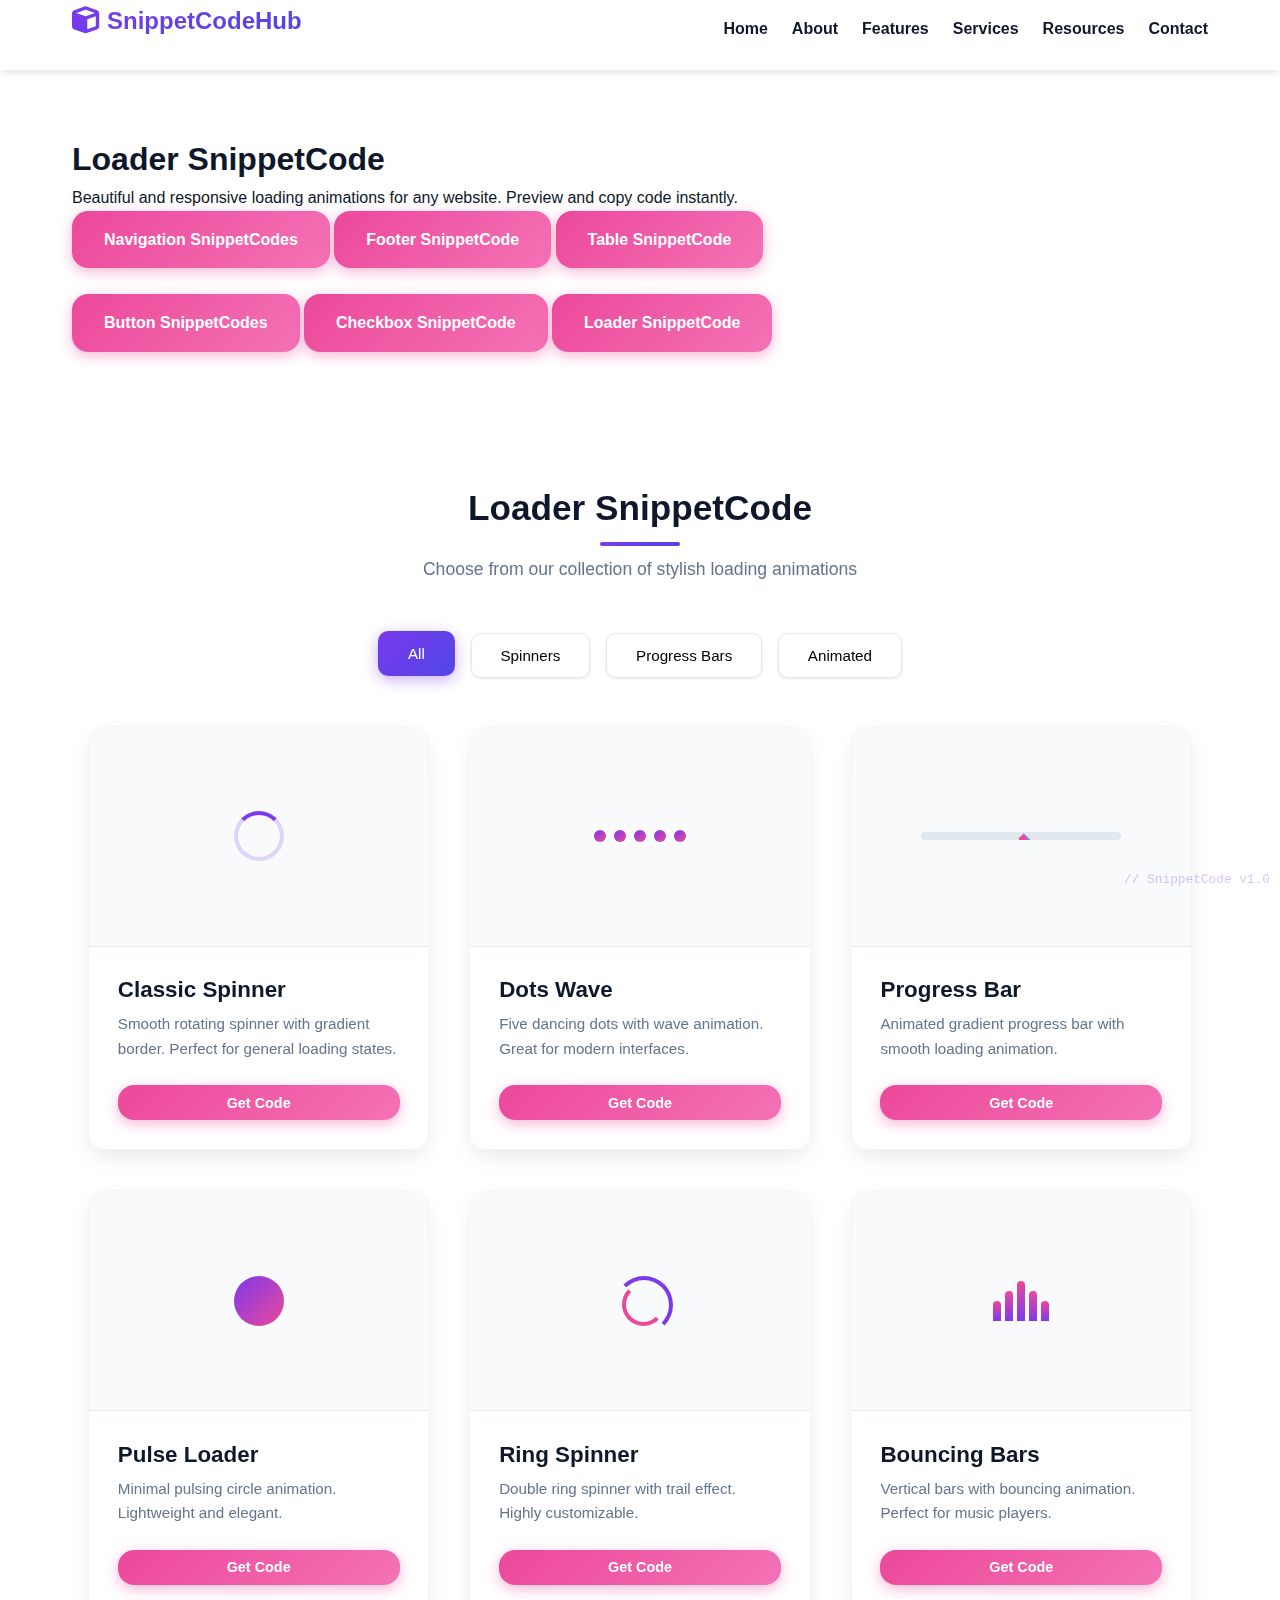
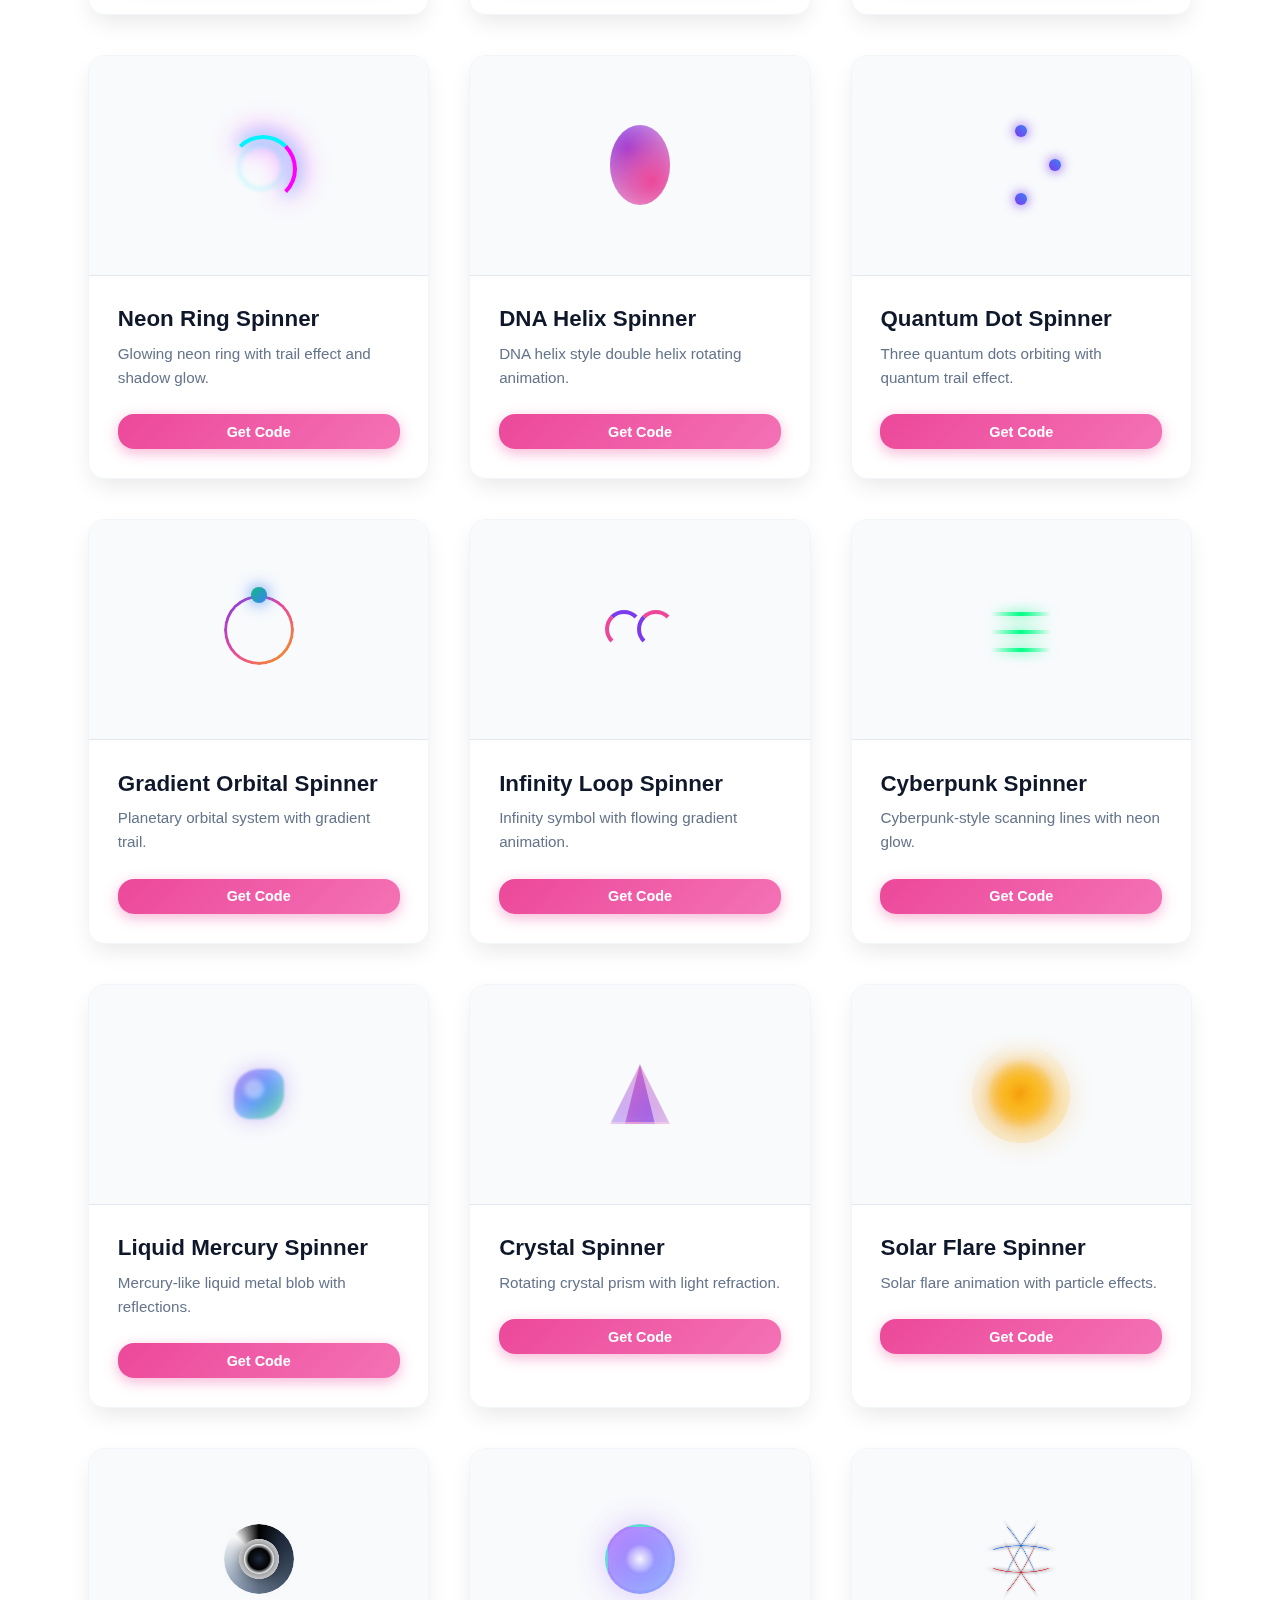
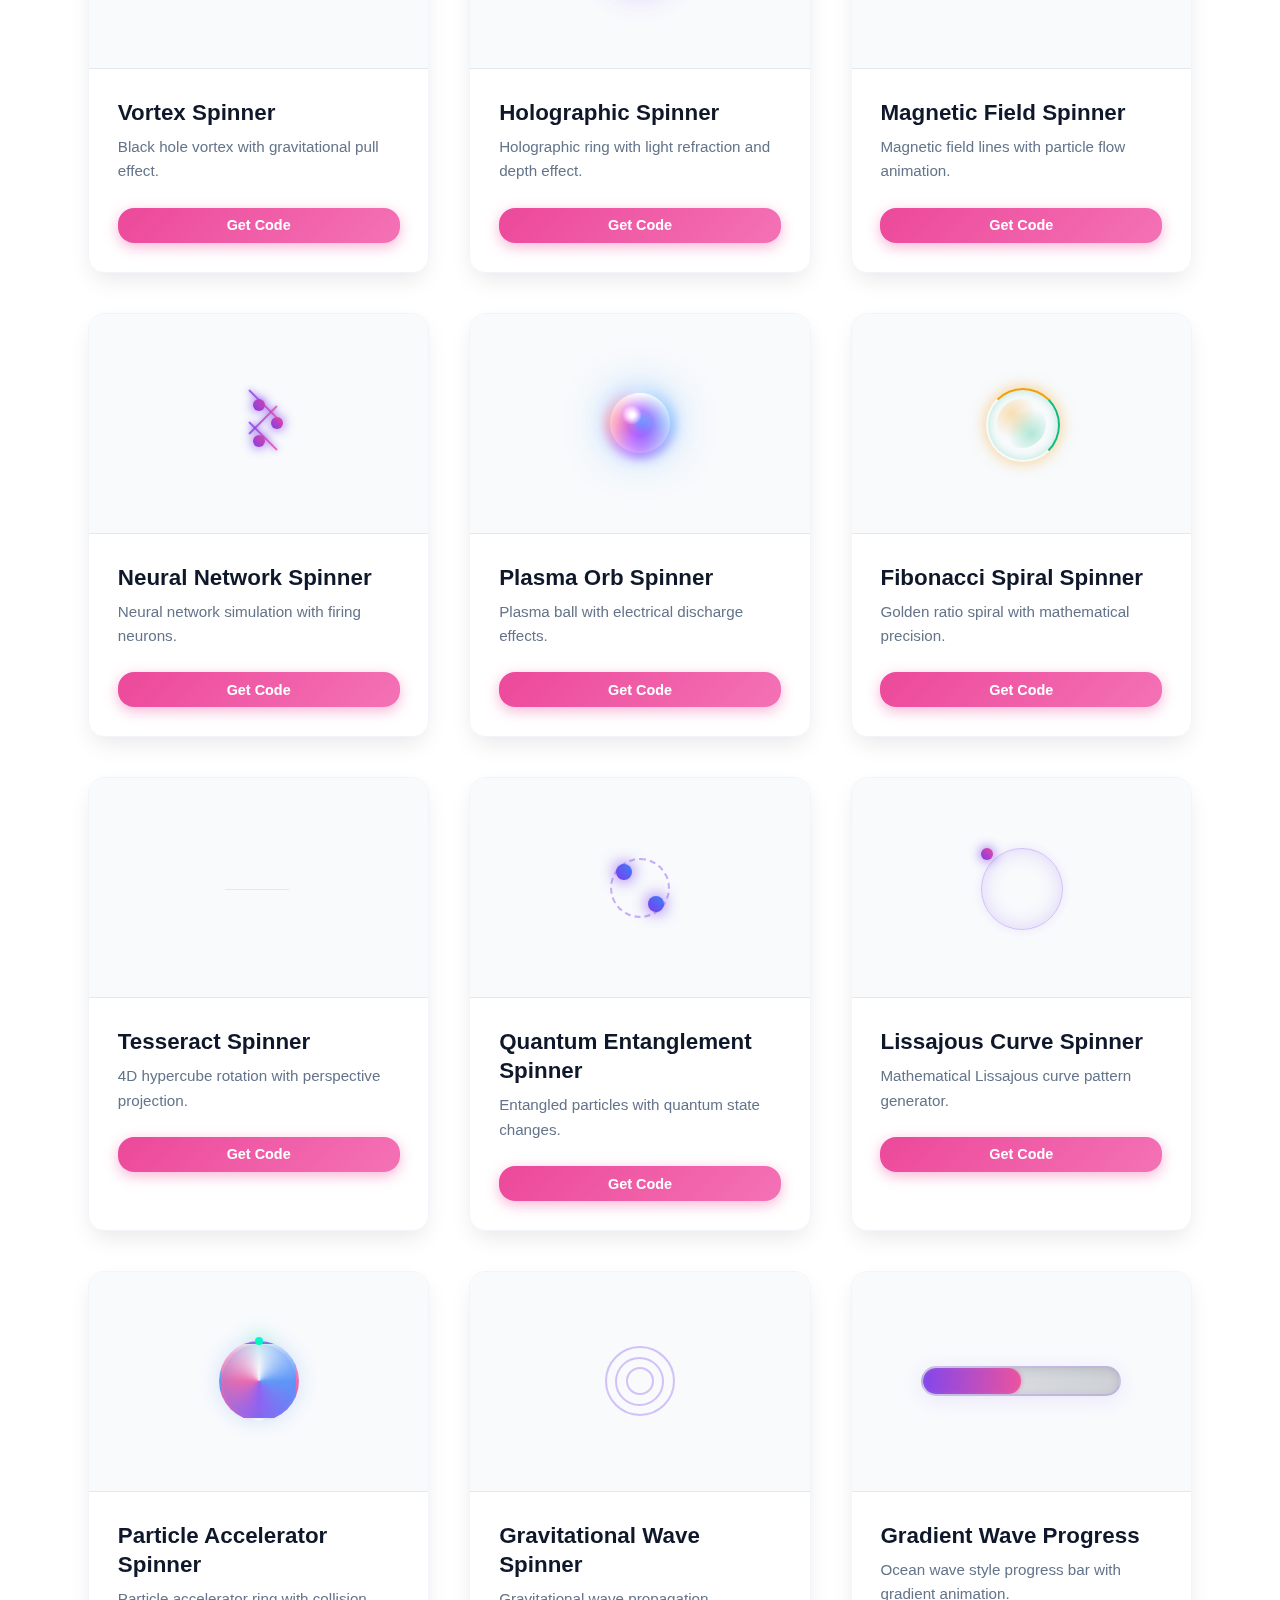
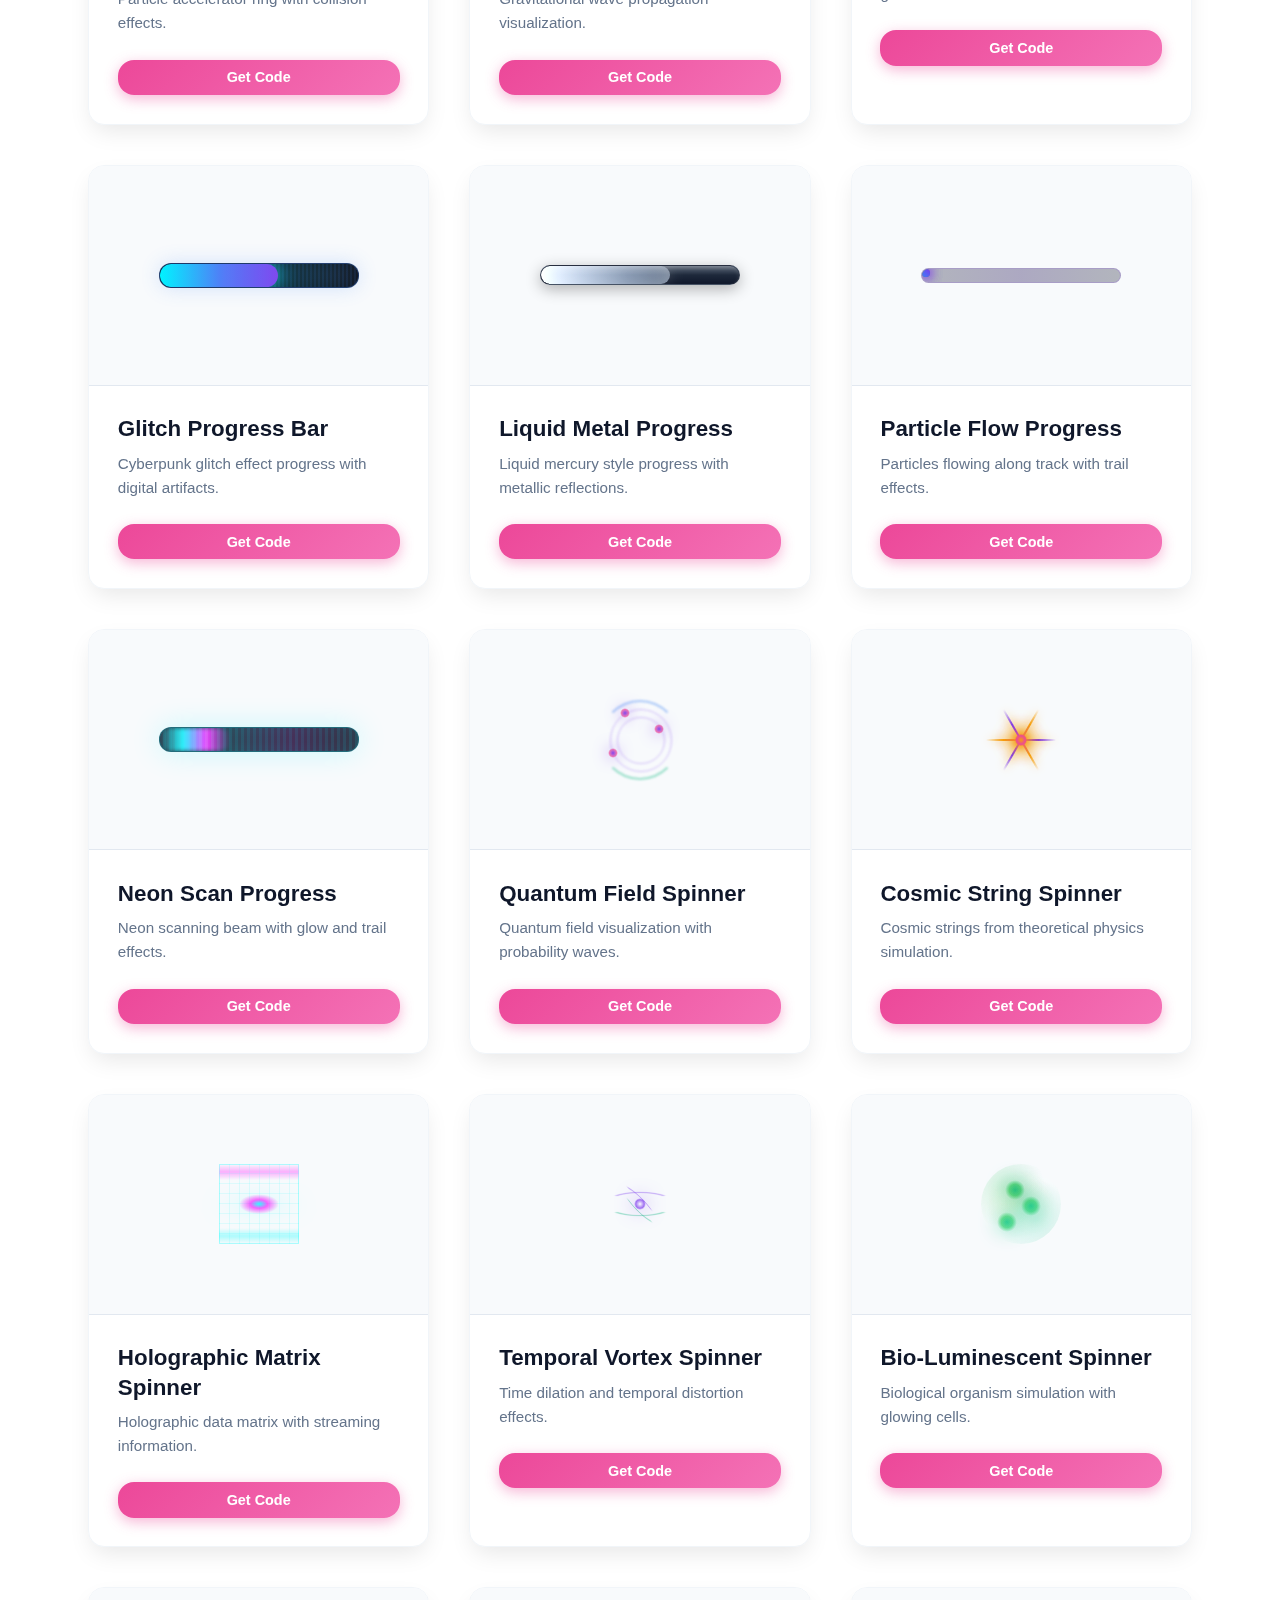
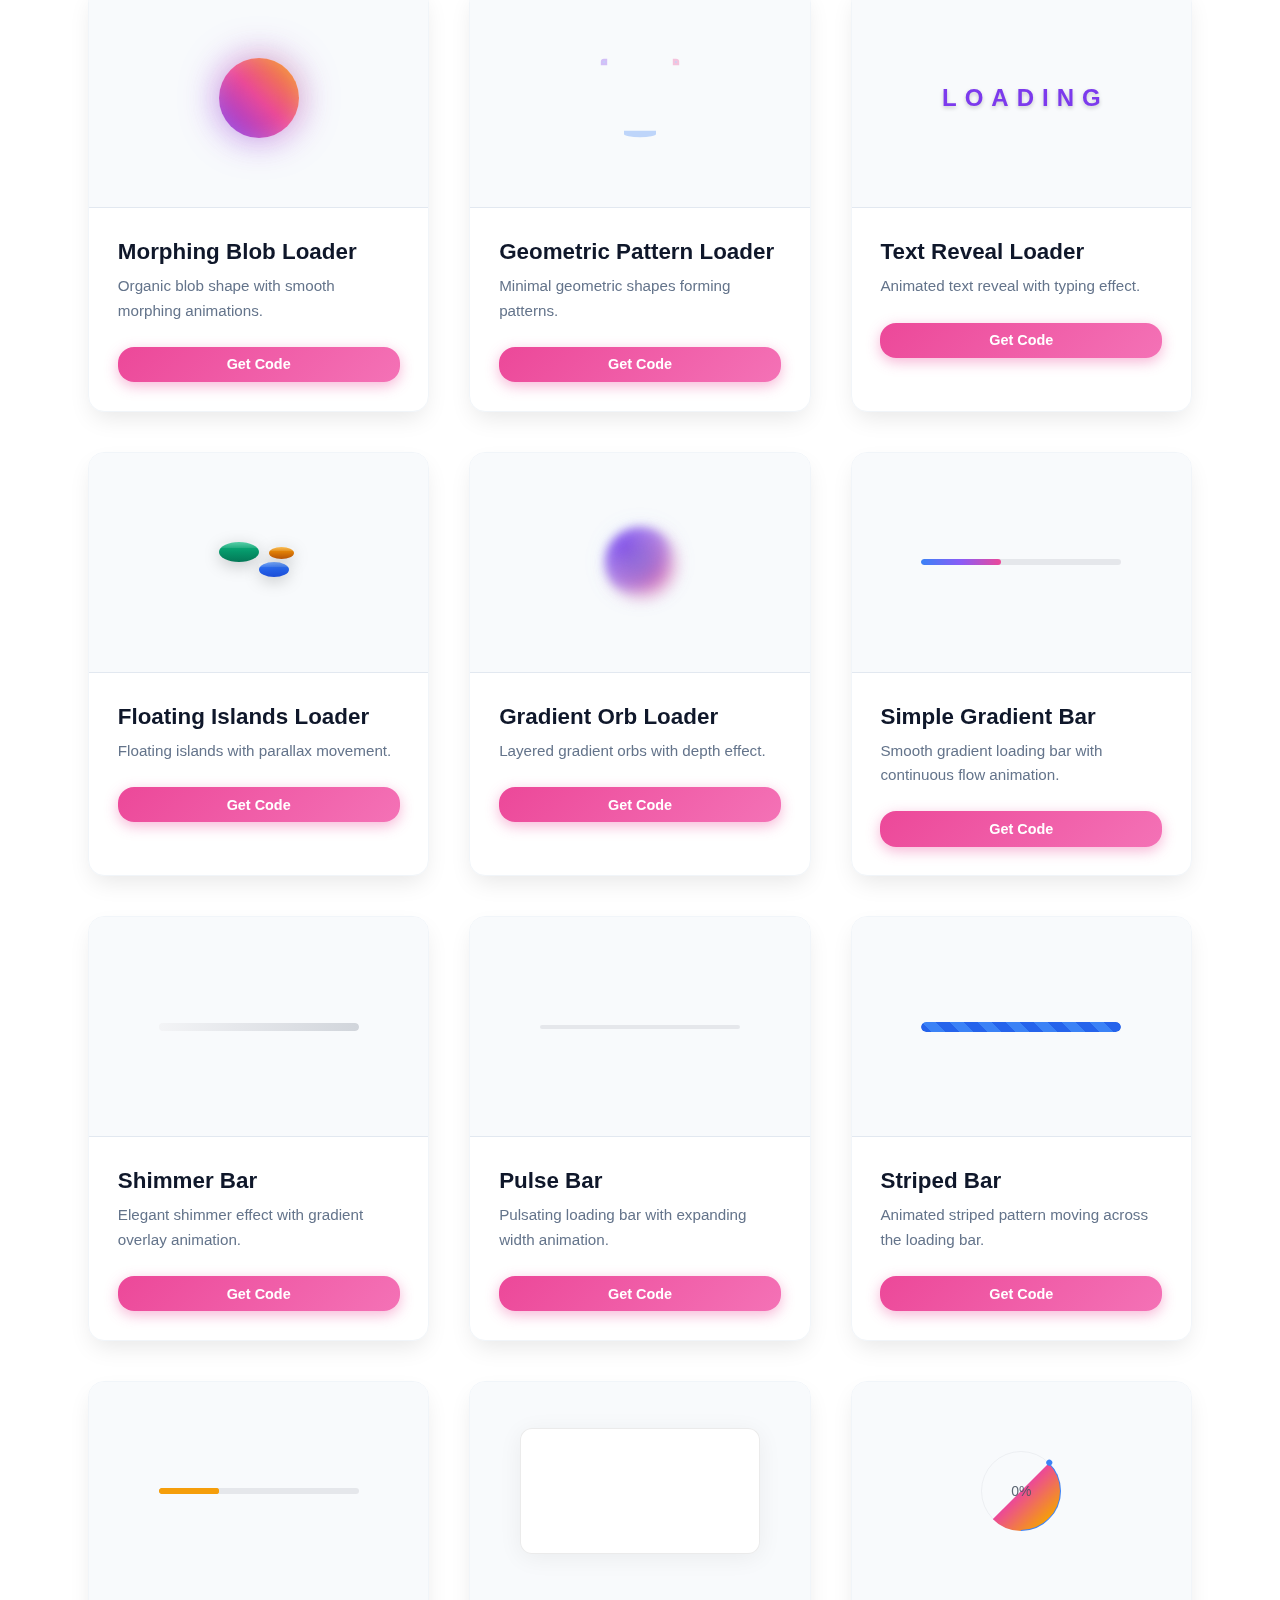
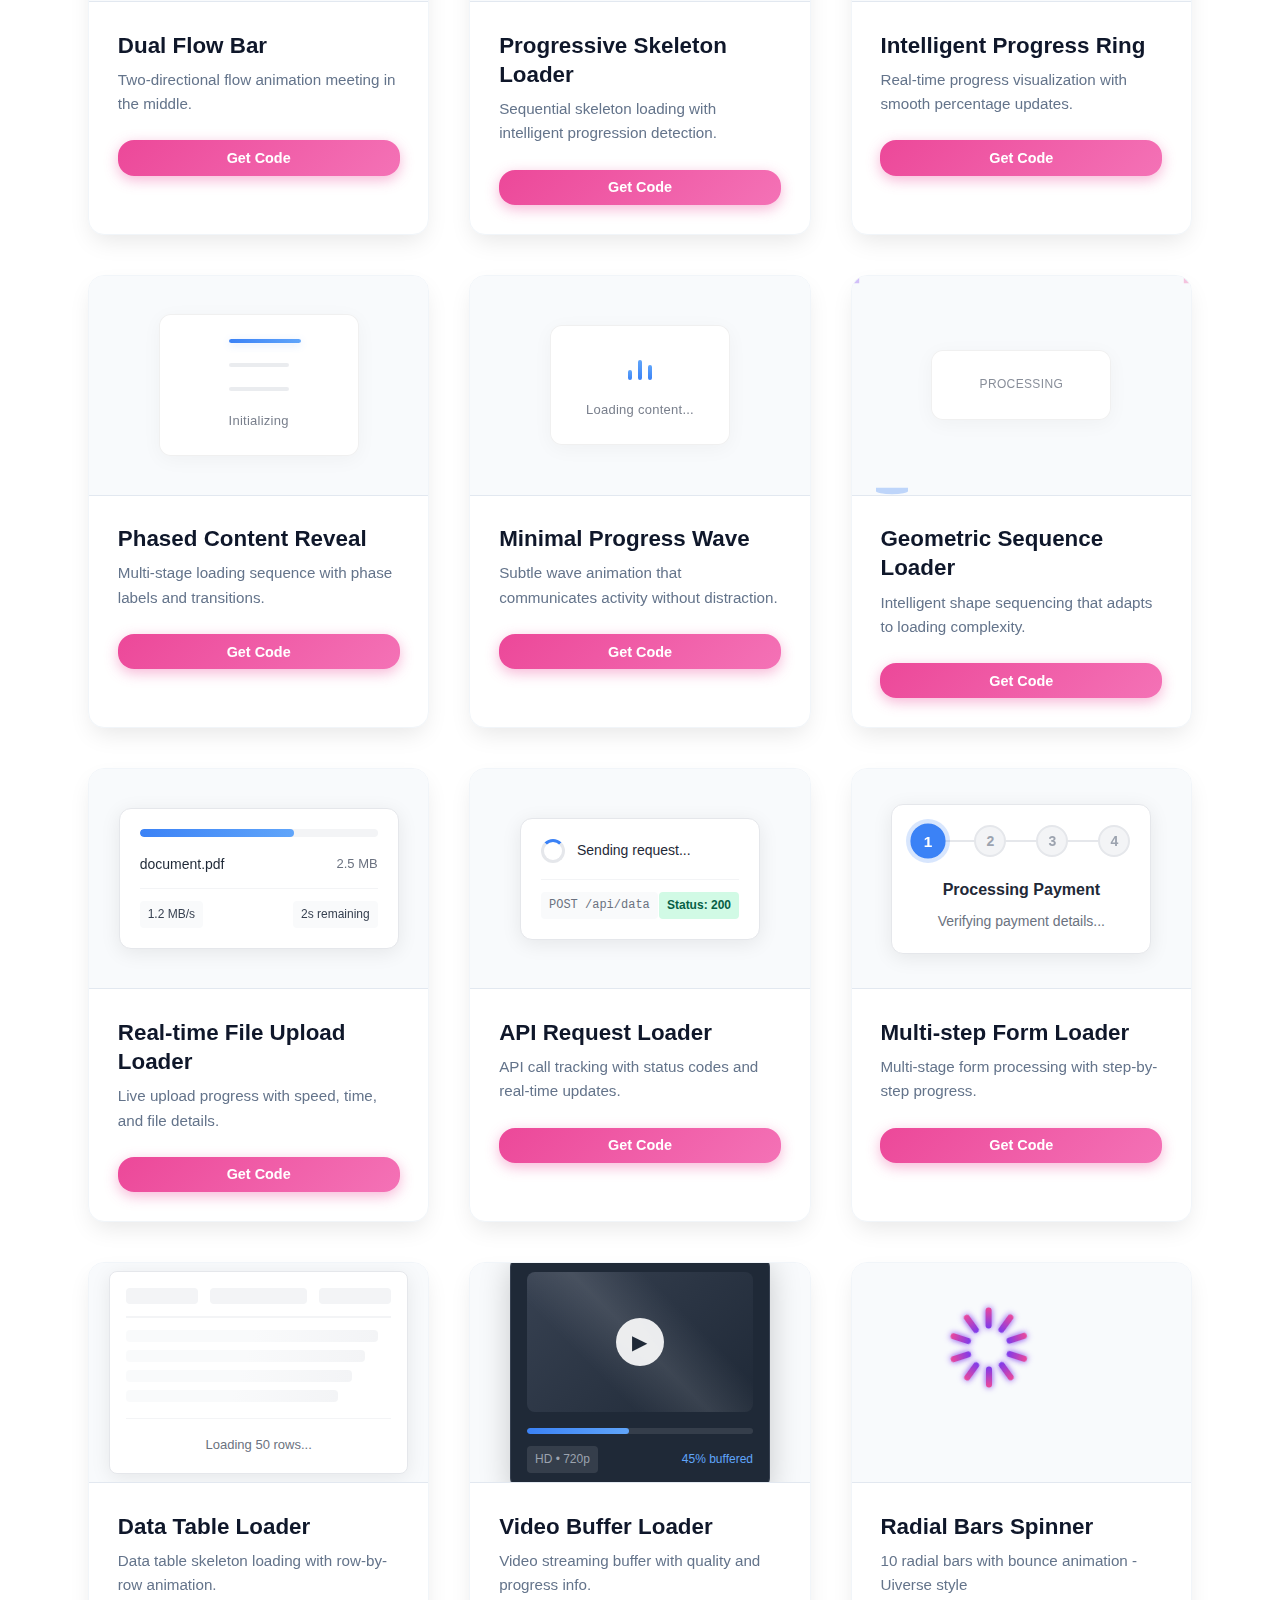
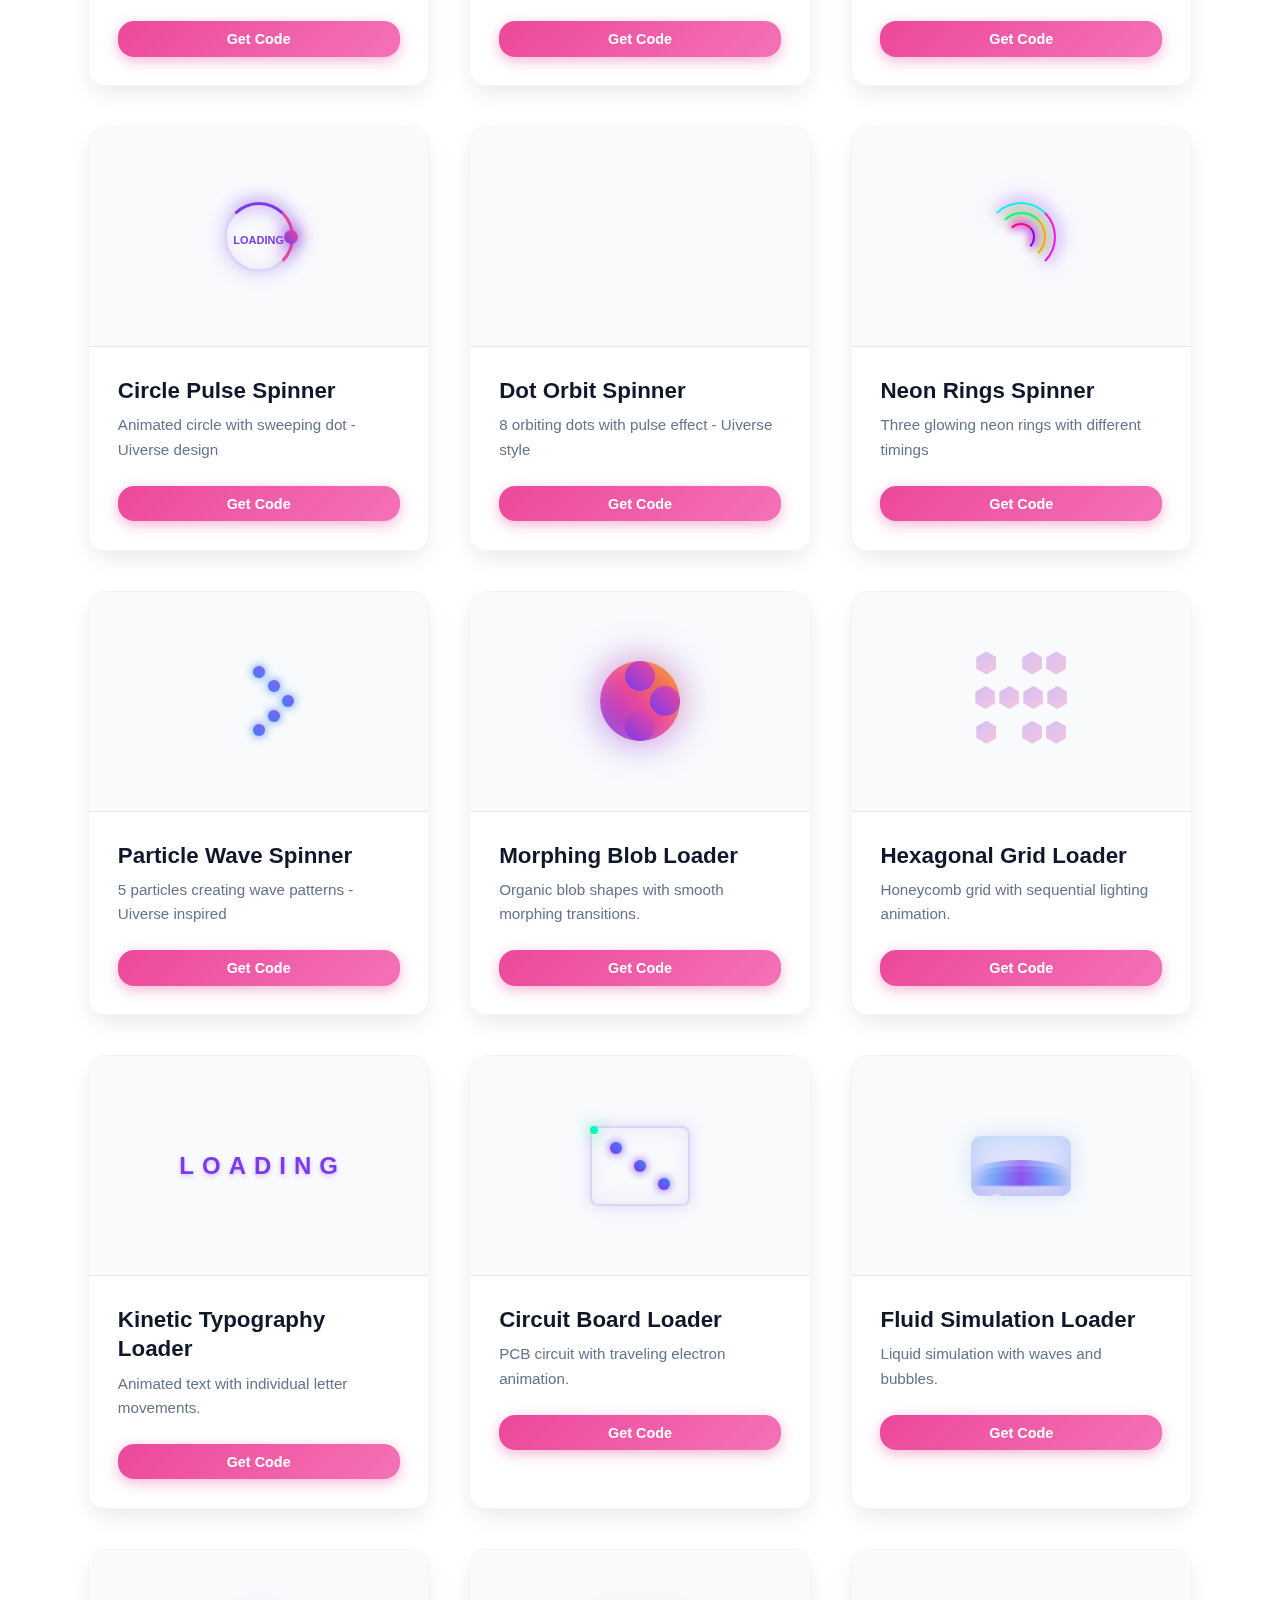
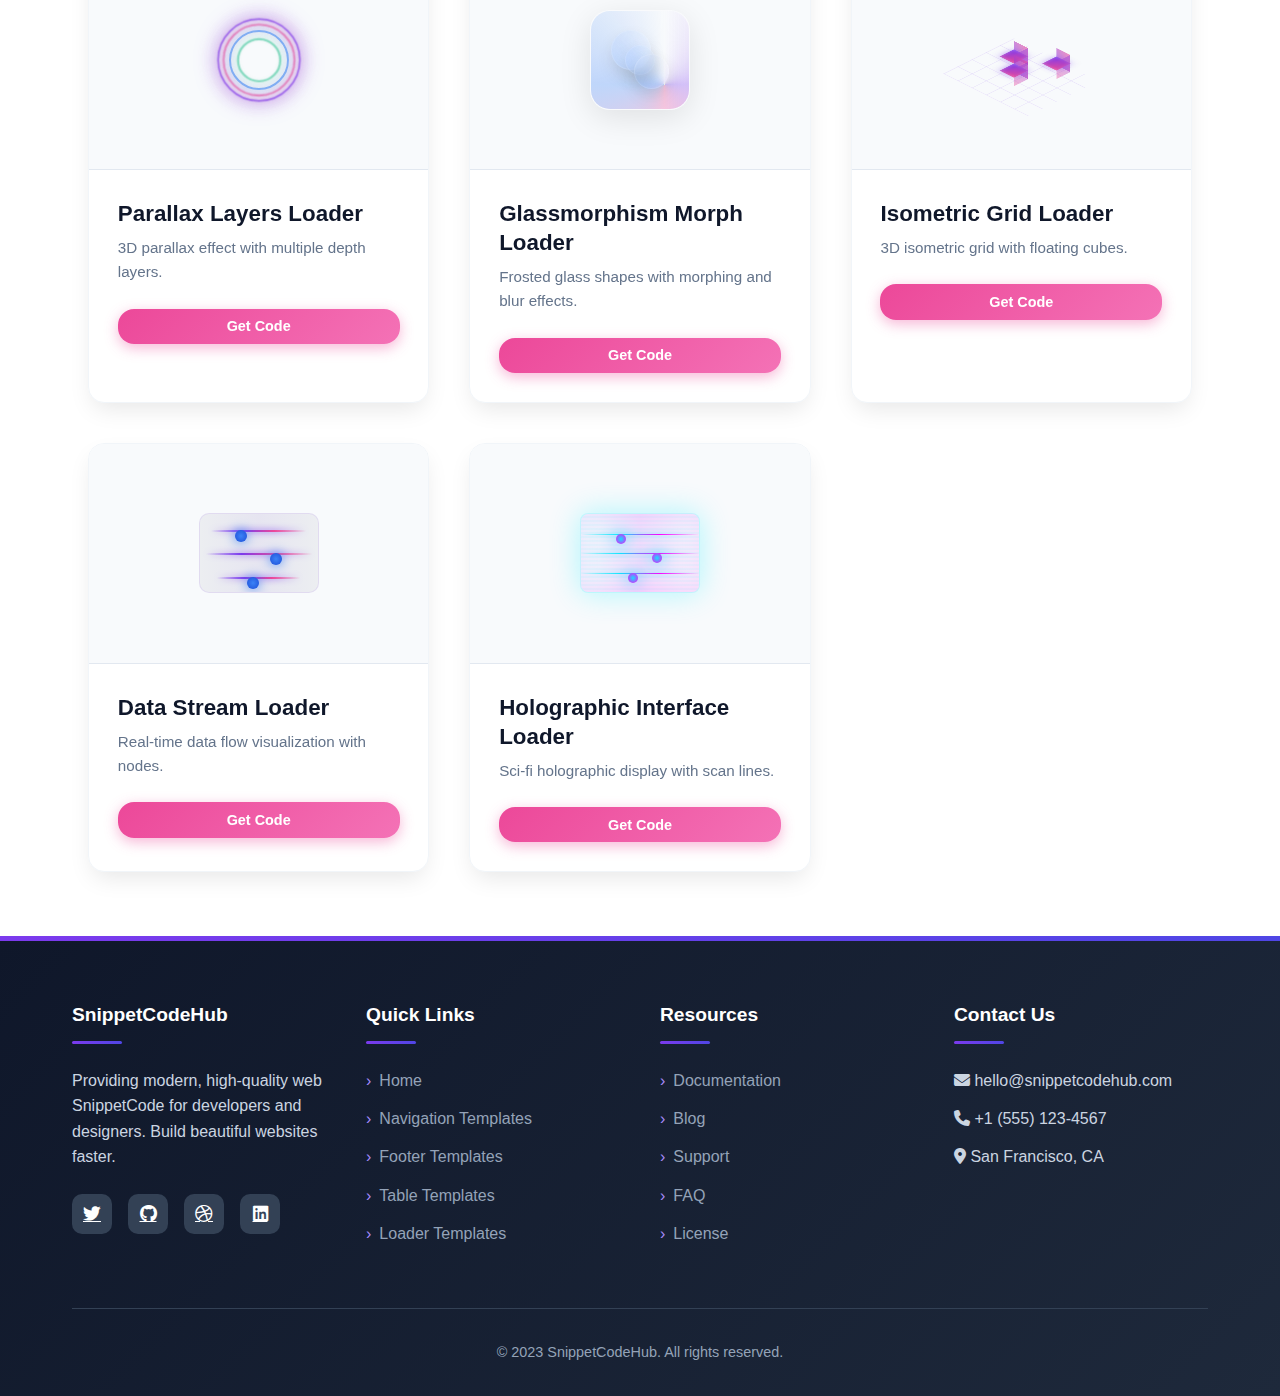
<file: loader-templates.html>
<!DOCTYPE html>
<html lang="en">
<head>
    <meta charset="UTF-8" />
    <meta name="viewport" content="width=device-width, initial-scale=1.0" />
    <title>Loader Templates - SnippetCodeHub</title>
    <link rel="stylesheet" href="https://cdnjs.cloudflare.com/ajax/libs/font-awesome/6.4.0/css/all.min.css" />
    <link rel="stylesheet" href="style.css" />
    <link rel="stylesheet" href="loader-templates.css" />
   
</head>
<body>
    <!-- Header with Navigation -->
    <header>
        <div class="container">
            <div class="header-content">
                <div class="logo">
                    <i class="fas fa-cube"></i>
                    SnippetCodeHub
                </div>
                <button class="menu-toggle">
                    <span></span>
                    <span></span>
                    <span></span>
                </button>
                <nav>
                    <ul>
                        <li><a href="index.html">Home</a></li>
                        <li><a href="#">About</a></li>
                        <li><a href="#">Features</a></li>
                        <li><a href="#">Services</a></li>
                        <li><a href="#">Resources</a></li>
                        <li><a href="#">Contact</a></li>
                    </ul>
                </nav>
            </div>
        </div>
    </header>

    <!-- Hero Section -->
    <section class="hero">
        <div class="container">
            <h1>Loader SnippetCode</h1>
            <p>
                Beautiful and responsive loading animations for any website. Preview and copy code instantly.
            </p>
            <div class="hero-buttons">
                <a href="nav-templates.html" class="btn">Navigation SnippetCodes</a>
                <a href="footer-templates.html" class="btn">Footer SnippetCode</a>
                <a href="table-templates.html" class="btn">Table SnippetCode</a>
            </div><br>
            <div class="hero-buttons">
                <a href="buttons-templates.html" class="btn">Button SnippetCodes</a>
                <a href="checkbox-templates.html" class="btn">Checkbox SnippetCode</a>
                <a href="loader-templates.html" class="btn active">Loader SnippetCode</a>
            </div>
        </div>
    </section>

    <!-- Loader Templates Section -->
    <section id="loader-templates">
        <div class="container">
            <div class="section-title">
                <h2>Loader SnippetCode</h2>
                <p>Choose from our collection of stylish loading animations</p>
            </div>

            <div class="categories">
                <button class="category-btn active" data-category="all">All</button>
                <button class="category-btn" data-category="spinner">Spinners</button>
                <button class="category-btn" data-category="progress">Progress Bars</button>
                <button class="category-btn" data-category="animated">Animated</button>
               
            </div>

            <div class="template-grid">
                <!-- Template 1 - Classic Spinner -->
                <div class="template-card" data-category="spinner">
                    <div class="template-preview">
                        <div class="live-preview-mini">
                            <div class="loader-container">
                                <div class="spinner-classic"></div>
                            </div>
                        </div>
                    </div>
                    <div class="template-info">
                        <h3>Classic Spinner</h3>
                        <p>Smooth rotating spinner with gradient border. Perfect for general loading states.</p>
                        <div class="template-actions">
                            <button class="btn code-btn" data-template="loader1">Get Code</button>
                        </div>
                    </div>
                </div>

                <!-- Template 2 - Dots Wave -->
                <div class="template-card" data-category="animated">
                    <div class="template-preview">
                        <div class="live-preview-mini">
                            <div class="loader-container">
                                <div class="dots-wave">
                                    <div class="dot"></div>
                                    <div class="dot"></div>
                                    <div class="dot"></div>
                                    <div class="dot"></div>
                                    <div class="dot"></div>
                                </div>
                            </div>
                        </div>
                    </div>
                    <div class="template-info">
                        <h3>Dots Wave</h3>
                        <p>Five dancing dots with wave animation. Great for modern interfaces.</p>
                        <div class="template-actions">
                            <button class="btn code-btn" data-template="loader2">Get Code</button>
                        </div>
                    </div>
                </div>

                <!-- Template 3 - Progress Bar -->
                <div class="template-card" data-category="progress">
                    <div class="template-preview">
                        <div class="live-preview-mini">
                            <div class="loader-container">
                                <div class="progress-bar-loader">
                                    <div class="progress-fill"></div>
                                </div>
                            </div>
                        </div>
                    </div>
                    <div class="template-info">
                        <h3>Progress Bar</h3>
                        <p>Animated gradient progress bar with smooth loading animation.</p>
                        <div class="template-actions">
                            <button class="btn code-btn" data-template="loader3">Get Code</button>
                        </div>
                    </div>
                </div>

                <!-- Template 4 - Pulse -->
                <div class="template-card" data-category="minimal">
                    <div class="template-preview">
                        <div class="live-preview-mini">
                            <div class="loader-container">
                                <div class="pulse-loader"></div>
                            </div>
                        </div>
                    </div>
                    <div class="template-info">
                        <h3>Pulse Loader</h3>
                        <p>Minimal pulsing circle animation. Lightweight and elegant.</p>
                        <div class="template-actions">
                            <button class="btn code-btn" data-template="loader4">Get Code</button>
                        </div>
                    </div>
                </div>

                <!-- Template 5 - Ring Spinner -->
                <div class="template-card" data-category="spinner">
                    <div class="template-preview">
                        <div class="live-preview-mini">
                            <div class="loader-container">
                                <div class="ring-spinner"></div>
                            </div>
                        </div>
                    </div>
                    <div class="template-info">
                        <h3>Ring Spinner</h3>
                        <p>Double ring spinner with trail effect. Highly customizable.</p>
                        <div class="template-actions">
                            <button class="btn code-btn" data-template="loader5">Get Code</button>
                        </div>
                    </div>
                </div>

                <!-- Template 6 - Bouncing Bars -->
                <div class="template-card" data-category="animated">
                    <div class="template-preview">
                        <div class="live-preview-mini">
                            <div class="loader-container">
                                <div class="bouncing-bars">
                                    <div class="bar"></div>
                                    <div class="bar"></div>
                                    <div class="bar"></div>
                                    <div class="bar"></div>
                                    <div class="bar"></div>
                                </div>
                            </div>
                        </div>
                    </div>
                    <div class="template-info">
                        <h3>Bouncing Bars</h3>
                        <p>Vertical bars with bouncing animation. Perfect for music players.</p>
                        <div class="template-actions">
                            <button class="btn code-btn" data-template="loader6">Get Code</button>
                        </div>
                    </div>
                </div>
                  <!-- Template 7: Neon Ring Spinner -->
<div class="template-card" data-category="spinner">
    <div class="template-preview">
        <div class="live-preview-mini">
            <div class="loader-container">
                <div class="neon-ring-spinner"></div>
            </div>
        </div>
    </div>
    <div class="template-info">
        <h3>Neon Ring Spinner</h3>
        <p>Glowing neon ring with trail effect and shadow glow.</p>
        <div class="template-actions">
            <button class="btn code-btn" data-template="loader7">Get Code</button>
        </div>
    </div>
</div>

<!-- Template 8: DNA Helix Spinner -->
<div class="template-card" data-category="spinner">
    <div class="template-preview">
        <div class="live-preview-mini">
            <div class="loader-container">
                <div class="dna-helix-spinner">
                    <div class="helix-strand"></div>
                    <div class="helix-strand"></div>
                </div>
            </div>
        </div>
    </div>
    <div class="template-info">
        <h3>DNA Helix Spinner</h3>
        <p>DNA helix style double helix rotating animation.</p>
        <div class="template-actions">
            <button class="btn code-btn" data-template="loader8">Get Code</button>
        </div>
    </div>
</div>

<!-- Template 9: Quantum Dot Spinner -->
<div class="template-card" data-category="spinner">
    <div class="template-preview">
        <div class="live-preview-mini">
            <div class="loader-container">
                <div class="quantum-dot-spinner">
                    <div class="quantum-dot"></div>
                    <div class="quantum-dot"></div>
                    <div class="quantum-dot"></div>
                </div>
            </div>
        </div>
    </div>
    <div class="template-info">
        <h3>Quantum Dot Spinner</h3>
        <p>Three quantum dots orbiting with quantum trail effect.</p>
        <div class="template-actions">
            <button class="btn code-btn" data-template="loader9">Get Code</button>
        </div>
    </div>
</div>

<!-- Template 10: Gradient Orbital Spinner -->
<div class="template-card" data-category="spinner">
    <div class="template-preview">
        <div class="live-preview-mini">
            <div class="loader-container">
                <div class="gradient-orbital-spinner">
                    <div class="orbital-ring"></div>
                    <div class="orbital-dot"></div>
                </div>
            </div>
        </div>
    </div>
    <div class="template-info">
        <h3>Gradient Orbital Spinner</h3>
        <p>Planetary orbital system with gradient trail.</p>
        <div class="template-actions">
            <button class="btn code-btn" data-template="loader10">Get Code</button>
        </div>
    </div>
</div>

<!-- Template 11: Infinity Loop Spinner -->
<div class="template-card" data-category="spinner">
    <div class="template-preview">
        <div class="live-preview-mini">
            <div class="loader-container">
                <div class="infinity-loop-spinner"></div>
            </div>
        </div>
    </div>
    <div class="template-info">
        <h3>Infinity Loop Spinner</h3>
        <p>Infinity symbol with flowing gradient animation.</p>
        <div class="template-actions">
            <button class="btn code-btn" data-template="loader11">Get Code</button>
        </div>
    </div>
</div>

<!-- Template 12: Cyberpunk Spinner -->
<div class="template-card" data-category="spinner">
    <div class="template-preview">
        <div class="live-preview-mini">
            <div class="loader-container">
                <div class="cyberpunk-spinner">
                    <div class="cyber-line"></div>
                    <div class="cyber-line"></div>
                    <div class="cyber-line"></div>
                </div>
            </div>
        </div>
    </div>
    <div class="template-info">
        <h3>Cyberpunk Spinner</h3>
        <p>Cyberpunk-style scanning lines with neon glow.</p>
        <div class="template-actions">
            <button class="btn code-btn" data-template="loader12">Get Code</button>
        </div>
    </div>
</div>

<!-- Template 13: Liquid Mercury Spinner -->
<div class="template-card" data-category="spinner">
    <div class="template-preview">
        <div class="live-preview-mini">
            <div class="loader-container">
                <div class="liquid-mercury-spinner"></div>
            </div>
        </div>
    </div>
    <div class="template-info">
        <h3>Liquid Mercury Spinner</h3>
        <p>Mercury-like liquid metal blob with reflections.</p>
        <div class="template-actions">
            <button class="btn code-btn" data-template="loader13">Get Code</button>
        </div>
    </div>
</div>

<!-- Template 14: Crystal Spinner -->
<div class="template-card" data-category="spinner">
    <div class="template-preview">
        <div class="live-preview-mini">
            <div class="loader-container">
                <div class="crystal-spinner">
                    <div class="crystal-face"></div>
                    <div class="crystal-face"></div>
                    <div class="crystal-face"></div>
                </div>
            </div>
        </div>
    </div>
    <div class="template-info">
        <h3>Crystal Spinner</h3>
        <p>Rotating crystal prism with light refraction.</p>
        <div class="template-actions">
            <button class="btn code-btn" data-template="loader14">Get Code</button>
        </div>
    </div>
</div>

<!-- Template 15: Solar Flare Spinner -->
<div class="template-card" data-category="spinner">
    <div class="template-preview">
        <div class="live-preview-mini">
            <div class="loader-container">
                <div class="solar-flare-spinner">
                    <div class="solar-core"></div>
                </div>
            </div>
        </div>
    </div>
    <div class="template-info">
        <h3>Solar Flare Spinner</h3>
        <p>Solar flare animation with particle effects.</p>
        <div class="template-actions">
            <button class="btn code-btn" data-template="loader15">Get Code</button>
        </div>
    </div>
</div>

<!-- Template 16: Vortex Spinner -->
<div class="template-card" data-category="spinner">
    <div class="template-preview">
        <div class="live-preview-mini">
            <div class="loader-container">
                <div class="vortex-spinner"></div>
            </div>
        </div>
    </div>
    <div class="template-info">
        <h3>Vortex Spinner</h3>
        <p>Black hole vortex with gravitational pull effect.</p>
        <div class="template-actions">
            <button class="btn code-btn" data-template="loader16">Get Code</button>
        </div>
    </div>
</div>
<!-- Template 17: Holographic Spinner -->
<div class="template-card" data-category="spinner">
    <div class="template-preview">
        <div class="live-preview-mini">
            <div class="loader-container">
                <div class="holographic-spinner">
                    <div class="holo-ring"></div>
                    <div class="holo-core"></div>
                </div>
            </div>
        </div>
    </div>
    <div class="template-info">
        <h3>Holographic Spinner</h3>
        <p>Holographic ring with light refraction and depth effect.</p>
        <div class="template-actions">
            <button class="btn code-btn" data-template="loader17">Get Code</button>
        </div>
    </div>
</div>

<!-- Template 18: Magnetic Field Spinner -->
<div class="template-card" data-category="spinner">
    <div class="template-preview">
        <div class="live-preview-mini">
            <div class="loader-container">
                <div class="magnetic-field-spinner">
                    <div class="field-line"></div>
                    <div class="field-line"></div>
                    <div class="field-line"></div>
                </div>
            </div>
        </div>
    </div>
    <div class="template-info">
        <h3>Magnetic Field Spinner</h3>
        <p>Magnetic field lines with particle flow animation.</p>
        <div class="template-actions">
            <button class="btn code-btn" data-template="loader18">Get Code</button>
        </div>
    </div>
</div>

<!-- Template 19: Neural Network Spinner -->
<div class="template-card" data-category="spinner">
    <div class="template-preview">
        <div class="live-preview-mini">
            <div class="loader-container">
                <div class="neural-network-spinner">
                    <div class="neuron"></div>
                    <div class="neuron"></div>
                    <div class="neuron"></div>
                    <div class="connection"></div>
                    <div class="connection"></div>
                    <div class="connection"></div>
                </div>
            </div>
        </div>
    </div>
    <div class="template-info">
        <h3>Neural Network Spinner</h3>
        <p>Neural network simulation with firing neurons.</p>
        <div class="template-actions">
            <button class="btn code-btn" data-template="loader19">Get Code</button>
        </div>
    </div>
</div>

<!-- Template 20: Plasma Orb Spinner -->
<div class="template-card" data-category="spinner">
    <div class="template-preview">
        <div class="live-preview-mini">
            <div class="loader-container">
                <div class="plasma-orb-spinner"></div>
            </div>
        </div>
    </div>
    <div class="template-info">
        <h3>Plasma Orb Spinner</h3>
        <p>Plasma ball with electrical discharge effects.</p>
        <div class="template-actions">
            <button class="btn code-btn" data-template="loader20">Get Code</button>
        </div>
    </div>
</div>

<!-- Template 21: Fibonacci Spiral Spinner -->
<div class="template-card" data-category="spinner">
    <div class="template-preview">
        <div class="live-preview-mini">
            <div class="loader-container">
                <div class="fibonacci-spiral-spinner"></div>
            </div>
        </div>
    </div>
    <div class="template-info">
        <h3>Fibonacci Spiral Spinner</h3>
        <p>Golden ratio spiral with mathematical precision.</p>
        <div class="template-actions">
            <button class="btn code-btn" data-template="loader21">Get Code</button>
        </div>
    </div>
</div>

<!-- Template 22: Tesseract Spinner -->
<div class="template-card" data-category="spinner">
    <div class="template-preview">
        <div class="live-preview-mini">
            <div class="loader-container">
                <div class="tesseract-spinner">
                    <div class="cube"></div>
                    <div class="cube"></div>
                </div>
            </div>
        </div>
    </div>
    <div class="template-info">
        <h3>Tesseract Spinner</h3>
        <p>4D hypercube rotation with perspective projection.</p>
        <div class="template-actions">
            <button class="btn code-btn" data-template="loader22">Get Code</button>
        </div>
    </div>
</div>

<!-- Template 23: Quantum Entanglement Spinner -->
<div class="template-card" data-category="spinner">
    <div class="template-preview">
        <div class="live-preview-mini">
            <div class="loader-container">
                <div class="quantum-entanglement-spinner">
                    <div class="entangled-particle"></div>
                    <div class="entangled-particle"></div>
                    <div class="quantum-link"></div>
                </div>
            </div>
        </div>
    </div>
    <div class="template-info">
        <h3>Quantum Entanglement Spinner</h3>
        <p>Entangled particles with quantum state changes.</p>
        <div class="template-actions">
            <button class="btn code-btn" data-template="loader23">Get Code</button>
        </div>
    </div>
</div>

<!-- Template 24: Lissajous Curve Spinner -->
<div class="template-card" data-category="spinner">
    <div class="template-preview">
        <div class="live-preview-mini">
            <div class="loader-container">
                <div class="lissajous-curve-spinner">
                    <div class="curve-dot"></div>
                </div>
            </div>
        </div>
    </div>
    <div class="template-info">
        <h3>Lissajous Curve Spinner</h3>
        <p>Mathematical Lissajous curve pattern generator.</p>
        <div class="template-actions">
            <button class="btn code-btn" data-template="loader24">Get Code</button>
        </div>
    </div>
</div>

<!-- Template 25: Particle Accelerator Spinner -->
<div class="template-card" data-category="spinner">
    <div class="template-preview">
        <div class="live-preview-mini">
            <div class="loader-container">
                <div class="particle-accelerator-spinner">
                    <div class="accelerator-ring"></div>
                    <div class="particle-beam"></div>
                </div>
            </div>
        </div>
    </div>
    <div class="template-info">
        <h3>Particle Accelerator Spinner</h3>
        <p>Particle accelerator ring with collision effects.</p>
        <div class="template-actions">
            <button class="btn code-btn" data-template="loader25">Get Code</button>
        </div>
    </div>
</div>

<!-- Template 26: Gravitational Wave Spinner -->
<div class="template-card" data-category="spinner">
    <div class="template-preview">
        <div class="live-preview-mini">
            <div class="loader-container">
                <div class="gravitational-wave-spinner">
                    <div class="wave-ring"></div>
                    <div class="wave-ring"></div>
                    <div class="wave-ring"></div>
                </div>
            </div>
        </div>
    </div>
    <div class="template-info">
        <h3>Gravitational Wave Spinner</h3>
        <p>Gravitational wave propagation visualization.</p>
        <div class="template-actions">
            <button class="btn code-btn" data-template="loader26">Get Code</button>
        </div>
    </div>
</div>
<!-- Template 27: Gradient Wave Progress -->
<div class="template-card" data-category="progress">
    <div class="template-preview">
        <div class="live-preview-mini">
            <div class="loader-container">
                <div class="gradient-wave-progress">
                    <div class="wave-fill"></div>
                    <div class="wave-fill"></div>
                </div>
            </div>
        </div>
    </div>
    <div class="template-info">
        <h3>Gradient Wave Progress</h3>
        <p>Ocean wave style progress bar with gradient animation.</p>
        <div class="template-actions">
            <button class="btn code-btn" data-template="loader27">Get Code</button>
        </div>
    </div>
</div>

<!-- Template 28: Glitch Progress Bar -->
<div class="template-card" data-category="progress">
    <div class="template-preview">
        <div class="live-preview-mini">
            <div class="loader-container">
                <div class="glitch-progress-bar">
                    <div class="glitch-track"></div>
                    <div class="glitch-fill"></div>
                    <div class="glitch-effect"></div>
                </div>
            </div>
        </div>
    </div>
    <div class="template-info">
        <h3>Glitch Progress Bar</h3>
        <p>Cyberpunk glitch effect progress with digital artifacts.</p>
        <div class="template-actions">
            <button class="btn code-btn" data-template="loader28">Get Code</button>
        </div>
    </div>
</div>

<!-- Template 29: Liquid Metal Progress -->
<div class="template-card" data-category="progress">
    <div class="template-preview">
        <div class="live-preview-mini">
            <div class="loader-container">
                <div class="liquid-metal-progress">
                    <div class="metal-fill"></div>
                    <div class="metal-reflection"></div>
                </div>
            </div>
        </div>
    </div>
    <div class="template-info">
        <h3>Liquid Metal Progress</h3>
        <p>Liquid mercury style progress with metallic reflections.</p>
        <div class="template-actions">
            <button class="btn code-btn" data-template="loader29">Get Code</button>
        </div>
    </div>
</div>

<!-- Template 30: Particle Flow Progress -->
<div class="template-card" data-category="progress">
    <div class="template-preview">
        <div class="live-preview-mini">
            <div class="loader-container">
                <div class="particle-flow-progress">
                    <div class="flow-track"></div>
                    <div class="particle"></div>
                    <div class="particle"></div>
                    <div class="particle"></div>
                </div>
            </div>
        </div>
    </div>
    <div class="template-info">
        <h3>Particle Flow Progress</h3>
        <p>Particles flowing along track with trail effects.</p>
        <div class="template-actions">
            <button class="btn code-btn" data-template="loader30">Get Code</button>
        </div>
    </div>
</div>

<!-- Template 31: Neon Scan Progress -->
<div class="template-card" data-category="progress">
    <div class="template-preview">
        <div class="live-preview-mini">
            <div class="loader-container">
                <div class="neon-scan-progress">
                    <div class="scan-track"></div>
                    <div class="scan-beam"></div>
                    <div class="scan-glow"></div>
                </div>
            </div>
        </div>
    </div>
    <div class="template-info">
        <h3>Neon Scan Progress</h3>
        <p>Neon scanning beam with glow and trail effects.</p>
        <div class="template-actions">
            <button class="btn code-btn" data-template="loader31">Get Code</button>
        </div>
    </div>
</div>
<!-- Template 32: Quantum Field Spinner -->
<div class="template-card" data-category="animated">
    <div class="template-preview">
        <div class="live-preview-mini">
            <div class="loader-container">
                <div class="quantum-field-spinner">
                    <div class="field-particle"></div>
                    <div class="field-particle"></div>
                    <div class="field-particle"></div>
                    <div class="field-wave"></div>
                </div>
            </div>
        </div>
    </div>
    <div class="template-info">
        <h3>Quantum Field Spinner</h3>
        <p>Quantum field visualization with probability waves.</p>
        <div class="template-actions">
            <button class="btn code-btn" data-template="loader32">Get Code</button>
        </div>
    </div>
</div>

<!-- Template 33: Cosmic String Spinner -->
<div class="template-card" data-category="animated">
    <div class="template-preview">
        <div class="live-preview-mini">
            <div class="loader-container">
                <div class="cosmic-string-spinner">
                    <div class="string-segment"></div>
                    <div class="string-segment"></div>
                    <div class="string-segment"></div>
                </div>
            </div>
        </div>
    </div>
    <div class="template-info">
        <h3>Cosmic String Spinner</h3>
        <p>Cosmic strings from theoretical physics simulation.</p>
        <div class="template-actions">
            <button class="btn code-btn" data-template="loader33">Get Code</button>
        </div>
    </div>
</div>

<!-- Template 34: Holographic Matrix Spinner -->
<div class="template-card" data-category="animated">
    <div class="template-preview">
        <div class="live-preview-mini">
            <div class="loader-container">
                <div class="holographic-matrix-spinner">
                    <div class="matrix-grid"></div>
                    <div class="data-stream"></div>
                    <div class="hologram-core"></div>
                </div>
            </div>
        </div>
    </div>
    <div class="template-info">
        <h3>Holographic Matrix Spinner</h3>
        <p>Holographic data matrix with streaming information.</p>
        <div class="template-actions">
            <button class="btn code-btn" data-template="loader34">Get Code</button>
        </div>
    </div>
</div>

<!-- Template 35: Temporal Vortex Spinner -->
<div class="template-card" data-category="animated">
    <div class="template-preview">
        <div class="live-preview-mini">
            <div class="loader-container">
                <div class="temporal-vortex-spinner">
                    <div class="time-ring"></div>
                    <div class="time-ring"></div>
                    <div class="chrono-particle"></div>
                </div>
            </div>
        </div>
    </div>
    <div class="template-info">
        <h3>Temporal Vortex Spinner</h3>
        <p>Time dilation and temporal distortion effects.</p>
        <div class="template-actions">
            <button class="btn code-btn" data-template="loader35">Get Code</button>
        </div>
    </div>
</div>

<!-- Template 36: Bio-Luminescent Spinner -->
<div class="template-card" data-category="animated">
    <div class="template-preview">
        <div class="live-preview-mini">
            <div class="loader-container">
                <div class="bio-luminescent-spinner">
                    <div class="bio-cell"></div>
                    <div class="bio-cell"></div>
                    <div class="bio-cell"></div>
                    <div class="neural-connection"></div>
                </div>
            </div>
        </div>
    </div>
    <div class="template-info">
        <h3>Bio-Luminescent Spinner</h3>
        <p>Biological organism simulation with glowing cells.</p>
        <div class="template-actions">
            <button class="btn code-btn" data-template="loader36">Get Code</button>
        </div>
    </div>
</div>
<!-- Template 37: Morphing Blob Loader -->
<div class="template-card" data-category="animated">
    <div class="template-preview">
        <div class="live-preview-mini">
            <div class="loader-container">
                <div class="morphing-blob-loader"></div>
            </div>
        </div>
    </div>
    <div class="template-info">
        <h3>Morphing Blob Loader</h3>
        <p>Organic blob shape with smooth morphing animations.</p>
        <div class="template-actions">
            <button class="btn code-btn" data-template="loader37">Get Code</button>
        </div>
    </div>
</div>

<!-- Template 38: Geometric Pattern Loader -->
<div class="template-card" data-category="minimal">
    <div class="template-preview">
        <div class="live-preview-mini">
            <div class="loader-container">
                <div class="geometric-pattern-loader">
                    <div class="shape"></div>
                    <div class="shape"></div>
                    <div class="shape"></div>
                </div>
            </div>
        </div>
    </div>
    <div class="template-info">
        <h3>Geometric Pattern Loader</h3>
        <p>Minimal geometric shapes forming patterns.</p>
        <div class="template-actions">
            <button class="btn code-btn" data-template="loader38">Get Code</button>
        </div>
    </div>
</div>

<!-- Template 39: Text Reveal Loader -->
<div class="template-card" data-category="animated">
    <div class="template-preview">
        <div class="live-preview-mini">
            <div class="loader-container">
                <div class="text-reveal-loader">
                    <span class="letter">L</span>
                    <span class="letter">O</span>
                    <span class="letter">A</span>
                    <span class="letter">D</span>
                    <span class="letter">I</span>
                    <span class="letter">N</span>
                    <span class="letter">G</span>
                </div>
            </div>
        </div>
    </div>
    <div class="template-info">
        <h3>Text Reveal Loader</h3>
        <p>Animated text reveal with typing effect.</p>
        <div class="template-actions">
            <button class="btn code-btn" data-template="loader39">Get Code</button>
        </div>
    </div>
</div>

<!-- Template 40: Floating Islands Loader -->
<div class="template-card" data-category="animated">
    <div class="template-preview">
        <div class="live-preview-mini">
            <div class="loader-container">
                <div class="floating-islands-loader">
                    <div class="island"></div>
                    <div class="island"></div>
                    <div class="island"></div>
                </div>
            </div>
        </div>
    </div>
    <div class="template-info">
        <h3>Floating Islands Loader</h3>
        <p>Floating islands with parallax movement.</p>
        <div class="template-actions">
            <button class="btn code-btn" data-template="loader40">Get Code</button>
        </div>
    </div>
</div>

<!-- Template 41: Gradient Orb Loader -->
<div class="template-card" data-category="spinner">
    <div class="template-preview">
        <div class="live-preview-mini">
            <div class="loader-container">
                <div class="gradient-orb-loader">
                    <div class="orb-layer"></div>
                    <div class="orb-layer"></div>
                    <div class="orb-layer"></div>
                </div>
            </div>
        </div>
    </div>
    <div class="template-info">
        <h3>Gradient Orb Loader</h3>
        <p>Layered gradient orbs with depth effect.</p>
        <div class="template-actions">
            <button class="btn code-btn" data-template="loader41">Get Code</button>
        </div>
    </div>
</div>
<!-- Template 42: Simple Gradient Bar -->
<div class="template-card" data-category="progress">
    <div class="template-preview">
        <div class="live-preview-mini">
            <div class="loader-container">
                <div class="simple-gradient-bar">
                    <div class="gradient-fill"></div>
                </div>
            </div>
        </div>
    </div>
    <div class="template-info">
        <h3>Simple Gradient Bar</h3>
        <p>Smooth gradient loading bar with continuous flow animation.</p>
        <div class="template-actions">
            <button class="btn code-btn" data-template="loader42">Get Code</button>
        </div>
    </div>
</div>

<!-- Template 43: Shimmer Bar -->
<div class="template-card" data-category="progress">
    <div class="template-preview">
        <div class="live-preview-mini">
            <div class="loader-container">
                <div class="shimmer-bar">
                    <div class="shimmer-fill"></div>
                </div>
            </div>
        </div>
    </div>
    <div class="template-info">
        <h3>Shimmer Bar</h3>
        <p>Elegant shimmer effect with gradient overlay animation.</p>
        <div class="template-actions">
            <button class="btn code-btn" data-template="loader43">Get Code</button>
        </div>
    </div>
</div>

<!-- Template 44: Pulse Bar -->
<div class="template-card" data-category="progress">
    <div class="template-preview">
        <div class="live-preview-mini">
            <div class="loader-container">
                <div class="pulse-bar">
                    <div class="pulse-fill"></div>
                </div>
            </div>
        </div>
    </div>
    <div class="template-info">
        <h3>Pulse Bar</h3>
        <p>Pulsating loading bar with expanding width animation.</p>
        <div class="template-actions">
            <button class="btn code-btn" data-template="loader44">Get Code</button>
        </div>
    </div>
</div>

<!-- Template 45: Striped Bar -->
<div class="template-card" data-category="progress">
    <div class="template-preview">
        <div class="live-preview-mini">
            <div class="loader-container">
                <div class="striped-bar">
                    <div class="striped-fill"></div>
                </div>
            </div>
        </div>
    </div>
    <div class="template-info">
        <h3>Striped Bar</h3>
        <p>Animated striped pattern moving across the loading bar.</p>
        <div class="template-actions">
            <button class="btn code-btn" data-template="loader45">Get Code</button>
        </div>
    </div>
</div>

<!-- Template 46: Dual Flow Bar -->
<div class="template-card" data-category="progress">
    <div class="template-preview">
        <div class="live-preview-mini">
            <div class="loader-container">
                <div class="dual-flow-bar">
                    <div class="flow-left"></div>
                    <div class="flow-right"></div>
                </div>
            </div>
        </div>
    </div>
    <div class="template-info">
        <h3>Dual Flow Bar</h3>
        <p>Two-directional flow animation meeting in the middle.</p>
        <div class="template-actions">
            <button class="btn code-btn" data-template="loader46">Get Code</button>
        </div>
    </div>
</div>
<!-- Template 47: Progressive Skeleton Loader -->
<div class="template-card" data-category="minimal">
    <div class="template-preview">
        <div class="live-preview-mini">
            <div class="loader-container">
                <div class="progressive-skeleton-loader">
                    <div class="skeleton-row" style="width: 70%"></div>
                    <div class="skeleton-row" style="width: 85%"></div>
                    <div class="skeleton-row" style="width: 60%"></div>
                    <div class="skeleton-row" style="width: 90%"></div>
                </div>
            </div>
        </div>
    </div>
    <div class="template-info">
        <h3>Progressive Skeleton Loader</h3>
        <p>Sequential skeleton loading with intelligent progression detection.</p>
        <div class="template-actions">
            <button class="btn code-btn" data-template="loader47">Get Code</button>
        </div>
    </div>
</div>

<!-- Template 48: Intelligent Progress Ring -->
<div class="template-card" data-category="spinner">
    <div class="template-preview">
        <div class="live-preview-mini">
            <div class="loader-container">
                <div class="intelligent-progress-ring">
                    <div class="progress-track"></div>
                    <div class="progress-fill"></div>
                    <div class="status-dot"></div>
                    <div class="percentage">0%</div>
                </div>
            </div>
        </div>
    </div>
    <div class="template-info">
        <h3>Intelligent Progress Ring</h3>
        <p>Real-time progress visualization with smooth percentage updates.</p>
        <div class="template-actions">
            <button class="btn code-btn" data-template="loader48">Get Code</button>
        </div>
    </div>
</div>

<!-- Template 49: Phased Content Reveal -->
<div class="template-card" data-category="animated">
    <div class="template-preview">
        <div class="live-preview-mini">
            <div class="loader-container">
                <div class="phased-content-reveal">
                    <div class="phase phase-1 active"></div>
                    <div class="phase phase-2"></div>
                    <div class="phase phase-3"></div>
                    <div class="phase-label">Initializing</div>
                </div>
            </div>
        </div>
    </div>
    <div class="template-info">
        <h3>Phased Content Reveal</h3>
        <p>Multi-stage loading sequence with phase labels and transitions.</p>
        <div class="template-actions">
            <button class="btn code-btn" data-template="loader49">Get Code</button>
        </div>
    </div>
</div>

<!-- Template 50: Minimal Progress Wave -->
<div class="template-card" data-category="progress">
    <div class="template-preview">
        <div class="live-preview-mini">
            <div class="loader-container">
                <div class="minimal-progress-wave">
                    <div class="wave-container">
                        <div class="wave"></div>
                        <div class="wave"></div>
                        <div class="wave"></div>
                    </div>
                    <div class="progress-text">Loading content...</div>
                </div>
            </div>
        </div>
    </div>
    <div class="template-info">
        <h3>Minimal Progress Wave</h3>
        <p>Subtle wave animation that communicates activity without distraction.</p>
        <div class="template-actions">
            <button class="btn code-btn" data-template="loader50">Get Code</button>
        </div>
    </div>
</div>

<!-- Template 51: Geometric Sequence Loader -->
<div class="template-card" data-category="animated">
    <div class="template-preview">
        <div class="live-preview-mini">
            <div class="loader-container">
                <div class="geometric-sequence-loader">
                    <div class="shape"></div>
                    <div class="shape"></div>
                    <div class="shape"></div>
                    <div class="status-indicator">Processing</div>
                </div>
            </div>
        </div>
    </div>
    <div class="template-info">
        <h3>Geometric Sequence Loader</h3>
        <p>Intelligent shape sequencing that adapts to loading complexity.</p>
        <div class="template-actions">
            <button class="btn code-btn" data-template="loader51">Get Code</button>
        </div>
    </div>
</div>
<!-- Template 52: Real-time File Upload Loader -->
<div class="template-card" data-category="progress">
    <div class="template-preview">
        <div class="live-preview-mini">
            <div class="loader-container">
                <div class="file-upload-loader">
                    <div class="upload-progress">
                        <div class="progress-bar"></div>
                    </div>
                    <div class="file-info">
                        <div class="file-name">document.pdf</div>
                        <div class="file-size">2.5 MB</div>
                    </div>
                    <div class="upload-stats">
                        <div class="speed">1.2 MB/s</div>
                        <div class="time">2s remaining</div>
                    </div>
                </div>
            </div>
        </div>
    </div>
    <div class="template-info">
        <h3>Real-time File Upload Loader</h3>
        <p>Live upload progress with speed, time, and file details.</p>
        <div class="template-actions">
            <button class="btn code-btn" data-template="loader52">Get Code</button>
        </div>
    </div>
</div>

<!-- Template 53: API Request Loader -->
<div class="template-card" data-category="spinner">
    <div class="template-preview">
        <div class="live-preview-mini">
            <div class="loader-container">
                <div class="api-request-loader">
                    <div class="request-status">
                        <div class="spinner"></div>
                        <div class="status-text">Sending request...</div>
                    </div>
                    <div class="request-details">
                        <div class="endpoint">POST /api/data</div>
                        <div class="status-code">Status: 200</div>
                    </div>
                </div>
            </div>
        </div>
    </div>
    <div class="template-info">
        <h3>API Request Loader</h3>
        <p>API call tracking with status codes and real-time updates.</p>
        <div class="template-actions">
            <button class="btn code-btn" data-template="loader53">Get Code</button>
        </div>
    </div>
</div>

<!-- Template 54: Multi-step Form Loader -->
<div class="template-card" data-category="progress">
    <div class="template-preview">
        <div class="live-preview-mini">
            <div class="loader-container">
                <div class="multi-step-loader">
                    <div class="steps">
                        <div class="step active">1</div>
                        <div class="step">2</div>
                        <div class="step">3</div>
                        <div class="step">4</div>
                    </div>
                    <div class="step-content">
                        <div class="step-title">Processing Payment</div>
                        <div class="step-description">Verifying payment details...</div>
                    </div>
                </div>
            </div>
        </div>
    </div>
    <div class="template-info">
        <h3>Multi-step Form Loader</h3>
        <p>Multi-stage form processing with step-by-step progress.</p>
        <div class="template-actions">
            <button class="btn code-btn" data-template="loader54">Get Code</button>
        </div>
    </div>
</div>

<!-- Template 55: Data Table Loading -->
<div class="template-card" data-category="animated">
    <div class="template-preview">
        <div class="live-preview-mini">
            <div class="loader-container">
                <div class="data-table-loader">
                    <div class="table-header">
                        <div class="header-cell"></div>
                        <div class="header-cell"></div>
                        <div class="header-cell"></div>
                    </div>
                    <div class="table-rows">
                        <div class="table-row"></div>
                        <div class="table-row"></div>
                        <div class="table-row"></div>
                        <div class="table-row"></div>
                    </div>
                    <div class="loading-info">
                        <span class="rows-loaded">Loading 50 rows...</span>
                    </div>
                </div>
            </div>
        </div>
    </div>
    <div class="template-info">
        <h3>Data Table Loader</h3>
        <p>Data table skeleton loading with row-by-row animation.</p>
        <div class="template-actions">
            <button class="btn code-btn" data-template="loader55">Get Code</button>
        </div>
    </div>
</div>

<!-- Template 56: Video Buffer Loader -->
<div class="template-card" data-category="progress">
    <div class="template-preview">
        <div class="live-preview-mini">
            <div class="loader-container">
                <div class="video-buffer-loader">
                    <div class="player-placeholder">
                        <div class="play-button">▶</div>
                    </div>
                    <div class="buffer-progress">
                        <div class="buffer-fill"></div>
                    </div>
                    <div class="buffer-stats">
                        <div class="quality">HD • 720p</div>
                        <div class="buffer-percent">45% buffered</div>
                    </div>
                </div>
            </div>
        </div>
    </div>
    <div class="template-info">
        <h3>Video Buffer Loader</h3>
        <p>Video streaming buffer with quality and progress info.</p>
        <div class="template-actions">
            <button class="btn code-btn" data-template="loader56">Get Code</button>
        </div>
    </div>
</div>
<!-- Template 57: Uiverse Radial Bars Spinner -->
<div class="template-card" data-category="spinner">
    <div class="template-preview">
        <div class="live-preview-mini">
            <div class="loader-container">
                <div class="spinner-57 spinner-radial-bars">
                    <div></div><div></div><div></div><div></div>
                    <div></div><div></div><div></div><div></div>
                    <div></div><div></div>
                </div>
            </div>
        </div>
    </div>
    <div class="template-info">
        <h3>Radial Bars Spinner</h3>
        <p>10 radial bars with bounce animation - Uiverse style</p>
        <div class="template-actions">
            <button class="btn code-btn" data-template="loader57">Get Code</button>
        </div>
    </div>
</div>

<!-- Template 58: Uiverse Circle Pulse Spinner -->
<div class="template-card" data-category="spinner">
    <div class="template-preview">
        <div class="live-preview-mini">
            <div class="loader-container">
                <div class="loader-circle-9">
                    <span></span>
                    Loading
                </div>
            </div>
        </div>
    </div>
    <div class="template-info">
        <h3>Circle Pulse Spinner</h3>
        <p>Animated circle with sweeping dot - Uiverse design</p>
        <div class="template-actions">
            <button class="btn code-btn" data-template="loader58">Get Code</button>
        </div>
    </div>
</div>

<!-- Template 59: Uiverse Dot Orbit Spinner -->
<div class="template-card" data-category="spinner">
    <div class="template-preview">
        <div class="live-preview-mini">
            <div class="loader-container">
                <div class="dot-spinner-59">
                    <div class="dot-spinner__dot"></div>
                    <div class="dot-spinner__dot"></div>
                    <div class="dot-spinner__dot"></div>
                    <div class="dot-spinner__dot"></div>
                    <div class="dot-spinner__dot"></div>
                    <div class="dot-spinner__dot"></div>
                    <div class="dot-spinner__dot"></div>
                    <div class="dot-spinner__dot"></div>
                </div>
            </div>
        </div>
    </div>
    <div class="template-info">
        <h3>Dot Orbit Spinner</h3>
        <p>8 orbiting dots with pulse effect - Uiverse style</p>
        <div class="template-actions">
            <button class="btn code-btn" data-template="loader59">Get Code</button>
        </div>
    </div>
</div>

<!-- Template 60: Uiverse Neon Rings Spinner -->
<div class="template-card" data-category="spinner">
    <div class="template-preview">
        <div class="live-preview-mini">
            <div class="loader-container">
                <div class="neon-rings-spinner">
                    <div class="ring ring-1"></div>
                    <div class="ring ring-2"></div>
                    <div class="ring ring-3"></div>
                </div>
            </div>
        </div>
    </div>
    <div class="template-info">
        <h3>Neon Rings Spinner</h3>
        <p>Three glowing neon rings with different timings</p>
        <div class="template-actions">
            <button class="btn code-btn" data-template="loader60">Get Code</button>
        </div>
    </div>
</div>

<!-- Template 61: Uiverse Particle Wave Spinner -->
<div class="template-card" data-category="spinner">
    <div class="template-preview">
        <div class="live-preview-mini">
            <div class="loader-container">
                <div class="particle-wave-spinner">
                    <div class="particle"></div>
                    <div class="particle"></div>
                    <div class="particle"></div>
                    <div class="particle"></div>
                    <div class="particle"></div>
                </div>
            </div>
        </div>
    </div>
    <div class="template-info">
        <h3>Particle Wave Spinner</h3>
        <p>5 particles creating wave patterns - Uiverse inspired</p>
        <div class="template-actions">
            <button class="btn code-btn" data-template="loader61">Get Code</button>
        </div>
    </div>
</div>
<!-- Template 62: Morphing Blob Loader -->
<div class="template-card" data-category="animated">
    <div class="template-preview">
        <div class="live-preview-mini">
            <div class="loader-container">
                <div class="morphing-blob-loader">
                    <div class="blob"></div>
                    <div class="blob"></div>
                    <div class="blob"></div>
                </div>
            </div>
        </div>
    </div>
    <div class="template-info">
        <h3>Morphing Blob Loader</h3>
        <p>Organic blob shapes with smooth morphing transitions.</p>
        <div class="template-actions">
            <button class="btn code-btn" data-template="loader62">Get Code</button>
        </div>
    </div>
</div>

<!-- Template 63: Hexagonal Grid Loader -->
<div class="template-card" data-category="animated">
    <div class="template-preview">
        <div class="live-preview-mini">
            <div class="loader-container">
                <div class="hexagonal-grid-loader">
                    <div class="hex-row">
                        <div class="hex"></div>
                        <div class="hex"></div>
                        <div class="hex"></div>
                    </div>
                    <div class="hex-row">
                        <div class="hex"></div>
                        <div class="hex"></div>
                        <div class="hex"></div>
                        <div class="hex"></div>
                    </div>
                    <div class="hex-row">
                        <div class="hex"></div>
                        <div class="hex"></div>
                        <div class="hex"></div>
                    </div>
                </div>
            </div>
        </div>
    </div>
    <div class="template-info">
        <h3>Hexagonal Grid Loader</h3>
        <p>Honeycomb grid with sequential lighting animation.</p>
        <div class="template-actions">
            <button class="btn code-btn" data-template="loader63">Get Code</button>
        </div>
    </div>
</div>

<!-- Template 64: Kinetic Typography Loader -->
<div class="template-card" data-category="modern">
    <div class="template-preview">
        <div class="live-preview-mini">
            <div class="loader-container">
                <div class="kinetic-typography-loader">
                    <span class="letter">L</span>
                    <span class="letter">O</span>
                    <span class="letter">A</span>
                    <span class="letter">D</span>
                    <span class="letter">I</span>
                    <span class="letter">N</span>
                    <span class="letter">G</span>
                </div>
            </div>
        </div>
    </div>
    <div class="template-info">
        <h3>Kinetic Typography Loader</h3>
        <p>Animated text with individual letter movements.</p>
        <div class="template-actions">
            <button class="btn code-btn" data-template="loader64">Get Code</button>
        </div>
    </div>
</div>

<!-- Template 65: Circuit Board Loader -->
<div class="template-card" data-category="modern">
    <div class="template-preview">
        <div class="live-preview-mini">
            <div class="loader-container">
                <div class="circuit-board-loader">
                    <div class="circuit-path"></div>
                    <div class="circuit-node"></div>
                    <div class="circuit-node"></div>
                    <div class="circuit-node"></div>
                    <div class="electron"></div>
                </div>
            </div>
        </div>
    </div>
    <div class="template-info">
        <h3>Circuit Board Loader</h3>
        <p>PCB circuit with traveling electron animation.</p>
        <div class="template-actions">
            <button class="btn code-btn" data-template="loader65">Get Code</button>
        </div>
    </div>
</div>

<!-- Template 66: Fluid Simulation Loader -->
<div class="template-card" data-category="animated">
    <div class="template-preview">
        <div class="live-preview-mini">
            <div class="loader-container">
                <div class="fluid-simulation-loader">
                    <div class="fluid-wave"></div>
                    <div class="fluid-wave"></div>
                    <div class="fluid-wave"></div>
                    <div class="bubble"></div>
                    <div class="bubble"></div>
                    <div class="bubble"></div>
                </div>
            </div>
        </div>
    </div>
    <div class="template-info">
        <h3>Fluid Simulation Loader</h3>
        <p>Liquid simulation with waves and bubbles.</p>
        <div class="template-actions">
            <button class="btn code-btn" data-template="loader66">Get Code</button>
        </div>
    </div>
</div>
<!-- Template 67: Parallax Layers Loader -->
<div class="template-card" data-category="animated">
    <div class="template-preview">
        <div class="live-preview-mini">
            <div class="loader-container">
                <div class="parallax-layers-loader">
                    <div class="layer layer-1"></div>
                    <div class="layer layer-2"></div>
                    <div class="layer layer-3"></div>
                    <div class="layer layer-4"></div>
                </div>
            </div>
        </div>
    </div>
    <div class="template-info">
        <h3>Parallax Layers Loader</h3>
        <p>3D parallax effect with multiple depth layers.</p>
        <div class="template-actions">
            <button class="btn code-btn" data-template="loader67">Get Code</button>
        </div>
    </div>
</div>

<!-- Template 68: Glassmorphism Morph Loader -->
<div class="template-card" data-category="modern">
    <div class="template-preview">
        <div class="live-preview-mini">
            <div class="loader-container">
                <div class="glassmorphism-morph-loader">
                    <div class="glass-shape shape-1"></div>
                    <div class="glass-shape shape-2"></div>
                    <div class="glass-shape shape-3"></div>
                </div>
            </div>
        </div>
    </div>
    <div class="template-info">
        <h3>Glassmorphism Morph Loader</h3>
        <p>Frosted glass shapes with morphing and blur effects.</p>
        <div class="template-actions">
            <button class="btn code-btn" data-template="loader68">Get Code</button>
        </div>
    </div>
</div>

<!-- Template 69: Isometric Grid Loader -->
<div class="template-card" data-category="modern">
    <div class="template-preview">
        <div class="live-preview-mini">
            <div class="loader-container">
                <div class="isometric-grid-loader">
                    <div class="grid-plane"></div>
                    <div class="cube"></div>
                    <div class="cube"></div>
                    <div class="cube"></div>
                </div>
            </div>
        </div>
    </div>
    <div class="template-info">
        <h3>Isometric Grid Loader</h3>
        <p>3D isometric grid with floating cubes.</p>
        <div class="template-actions">
            <button class="btn code-btn" data-template="loader69">Get Code</button>
        </div>
    </div>
</div>

<!-- Template 70: Data Stream Loader -->
<div class="template-card" data-category="animated">
    <div class="template-preview">
        <div class="live-preview-mini">
            <div class="loader-container">
                <div class="data-stream-loader">
                    <div class="stream-line"></div>
                    <div class="stream-line"></div>
                    <div class="stream-line"></div>
                    <div class="data-node"></div>
                    <div class="data-node"></div>
                    <div class="data-node"></div>
                </div>
            </div>
        </div>
    </div>
    <div class="template-info">
        <h3>Data Stream Loader</h3>
        <p>Real-time data flow visualization with nodes.</p>
        <div class="template-actions">
            <button class="btn code-btn" data-template="loader70">Get Code</button>
        </div>
    </div>
</div>

<!-- Template 71: Holographic Interface Loader -->
<div class="template-card" data-category="modern">
    <div class="template-preview">
        <div class="live-preview-mini">
            <div class="loader-container">
                <div class="holographic-interface-loader">
                    <div class="hologram-line"></div>
                    <div class="hologram-line"></div>
                    <div class="hologram-line"></div>
                    <div class="interface-dot"></div>
                    <div class="interface-dot"></div>
                    <div class="interface-dot"></div>
                </div>
            </div>
        </div>
    </div>
    <div class="template-info">
        <h3>Holographic Interface Loader</h3>
        <p>Sci-fi holographic display with scan lines.</p>
        <div class="template-actions">
            <button class="btn code-btn" data-template="loader71">Get Code</button>
        </div>
    </div>
</div>
            </div>
        </div>
    </section>

    <!-- Code Modal (Same as checkbox page) -->
    <div class="modal" id="codeModal">
        <div class="modal-content">
            <div class="modal-header">
                <h3>Template Code</h3>
                <span class="close-modal">&times;</span>
            </div>
            <div class="modal-body">
                <div class="code-tabs">
                    <button class="code-tab active" data-tab="html">HTML</button>
                    <button class="code-tab" data-tab="css">CSS</button>
                    <button class="code-tab" data-tab="js">JavaScript</button>
                </div>
                <div class="code-content">
                    <button class="copy-btn" id="copyButton">Copy Code</button>
                    <pre id="html-code"><code class="language-html">&lt;!-- Select a template to view code --&gt;</code></pre>
                    <pre id="css-code" style="display: none"><code class="language-css">/* Select a template to view code */</code></pre>
                    <pre id="js-code" style="display: none"><code class="language-js">// Select a template to view code</code></pre>
                </div>
            </div>
        </div>
    </div>

    <!-- Copy Notification -->
    <div class="copy-notification" id="copyNotification">
        Code copied to clipboard!
    </div>

    <!-- Footer -->
    <footer>
        <div class="container">
            <div class="footer-content">
                <div class="footer-column">
                    <h4>SnippetCodeHub</h4>
                    <p>
                        Providing modern, high-quality web SnippetCode for developers and designers. Build beautiful websites faster.
                    </p>
                    <div class="social-links">
                        <a href="#"><i class="fab fa-twitter"></i></a>
                        <a href="#"><i class="fab fa-github"></i></a>
                        <a href="#"><i class="fab fa-dribbble"></i></a>
                        <a href="#"><i class="fab fa-linkedin"></i></a>
                    </div>
                </div>
                <div class="footer-column">
                    <h4>Quick Links</h4>
                    <ul>
                        <li><a href="index.html">Home</a></li>
                        <li><a href="nav-templates.html">Navigation Templates</a></li>
                        <li><a href="footer-templates.html">Footer Templates</a></li>
                        <li><a href="table-templates.html">Table Templates</a></li>
                        <li><a href="loader-templates.html">Loader Templates</a></li>
                    </ul>
                </div>
                <div class="footer-column">
                    <h4>Resources</h4>
                    <ul>
                        <li><a href="#">Documentation</a></li>
                        <li><a href="#">Blog</a></li>
                        <li><a href="#">Support</a></li>
                        <li><a href="#">FAQ</a></li>
                        <li><a href="#">License</a></li>
                    </ul>
                </div>
                <div class="footer-column">
                    <h4>Contact Us</h4>
                    <ul>
                        <li><i class="fas fa-envelope"></i> hello@snippetcodehub.com</li>
                        <li><i class="fas fa-phone"></i> +1 (555) 123-4567</li>
                        <li><i class="fas fa-map-marker-alt"></i> San Francisco, CA</li>
                    </ul>
                </div>
            </div>
            <div class="copyright">
                <p>&copy; 2023 SnippetCodeHub. All rights reserved.</p>
            </div>
        </div>
    </footer>

    <script src="script.js"></script>
    <script src="loader-templates.js"></script>
</body>
</html>
</file>
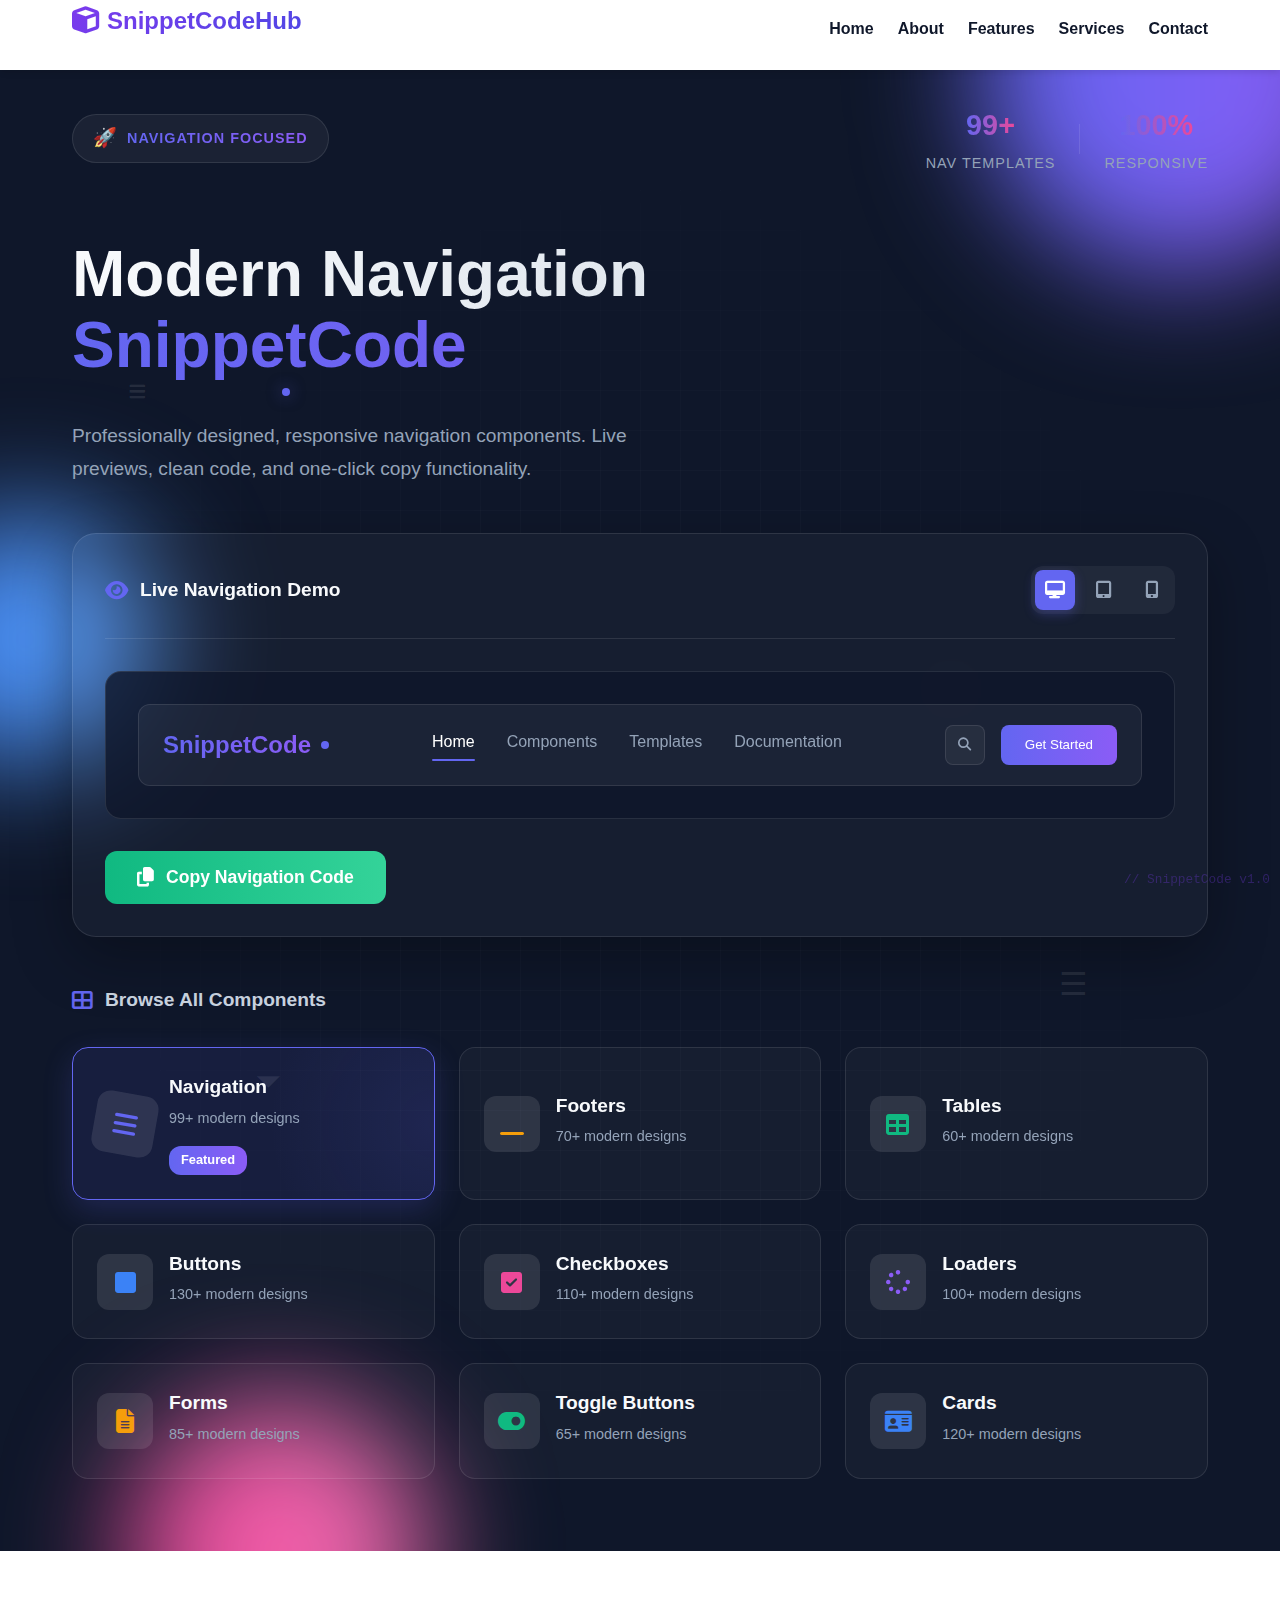
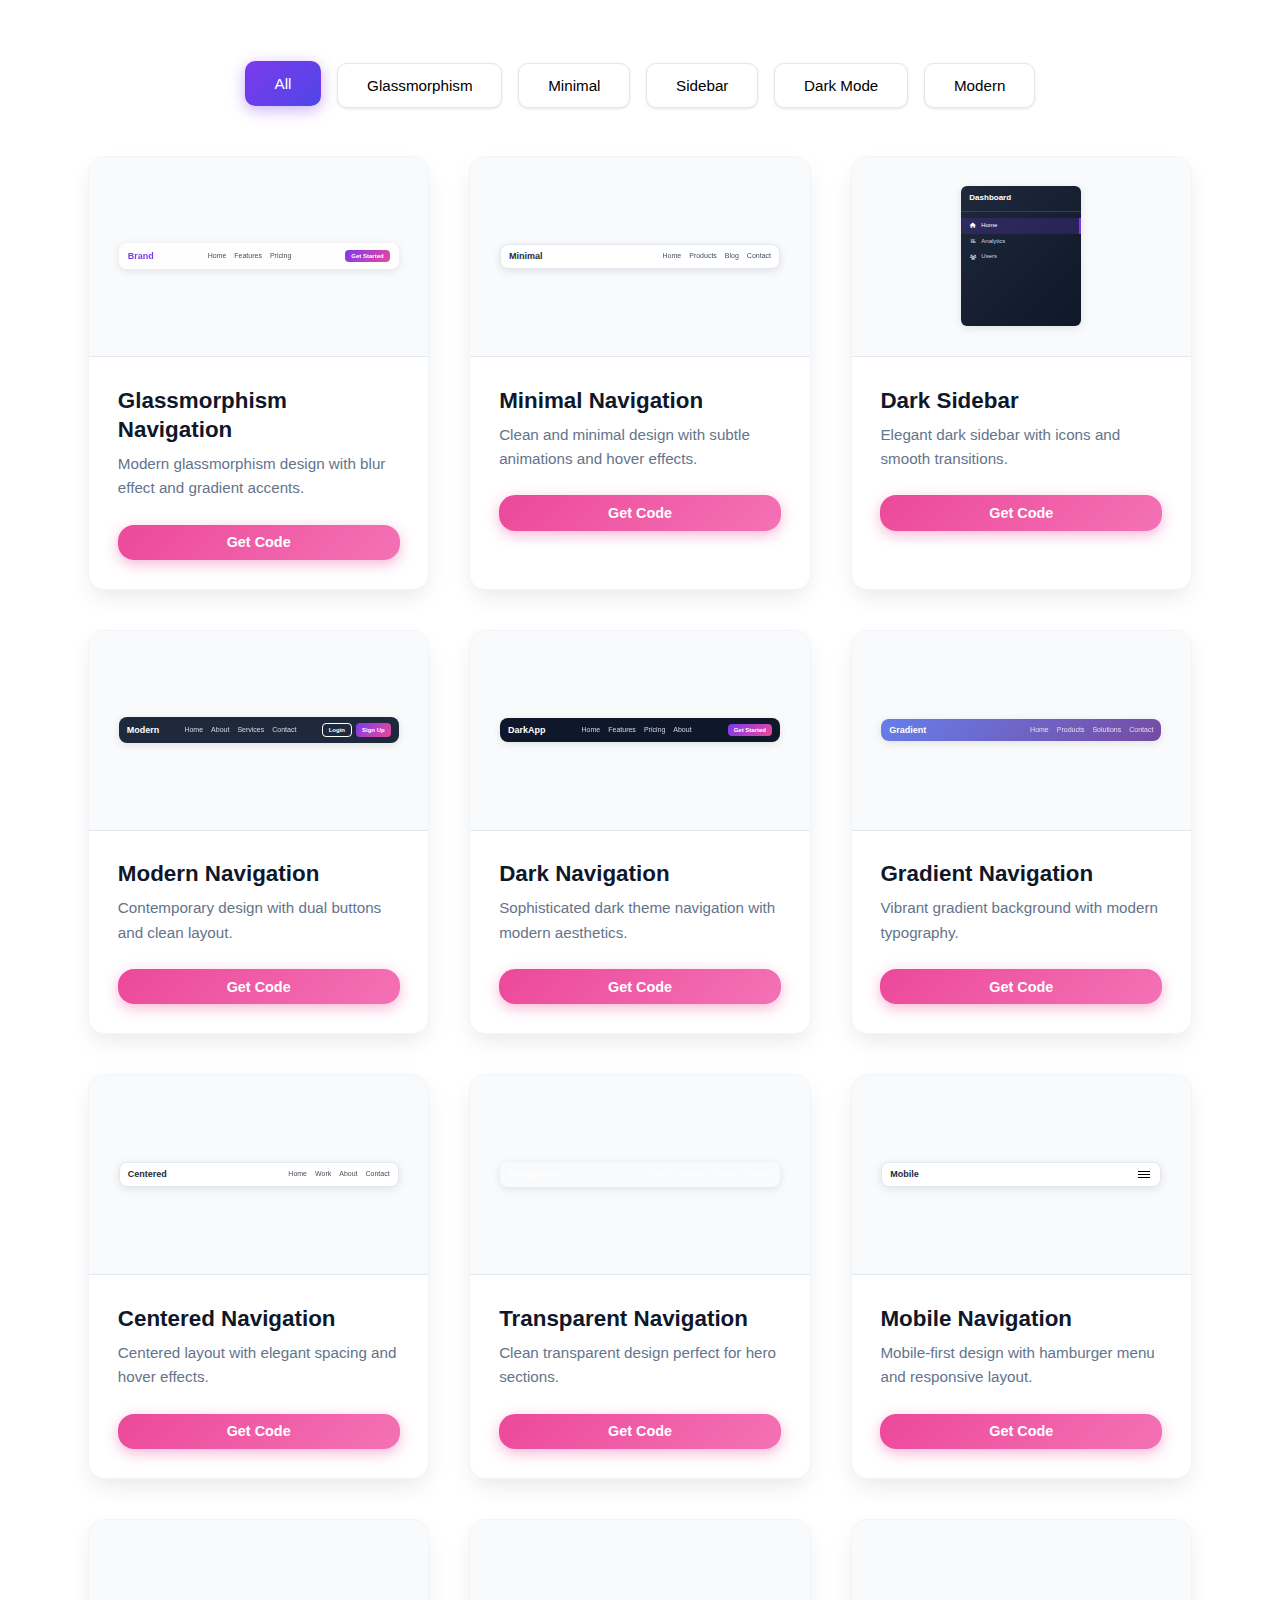
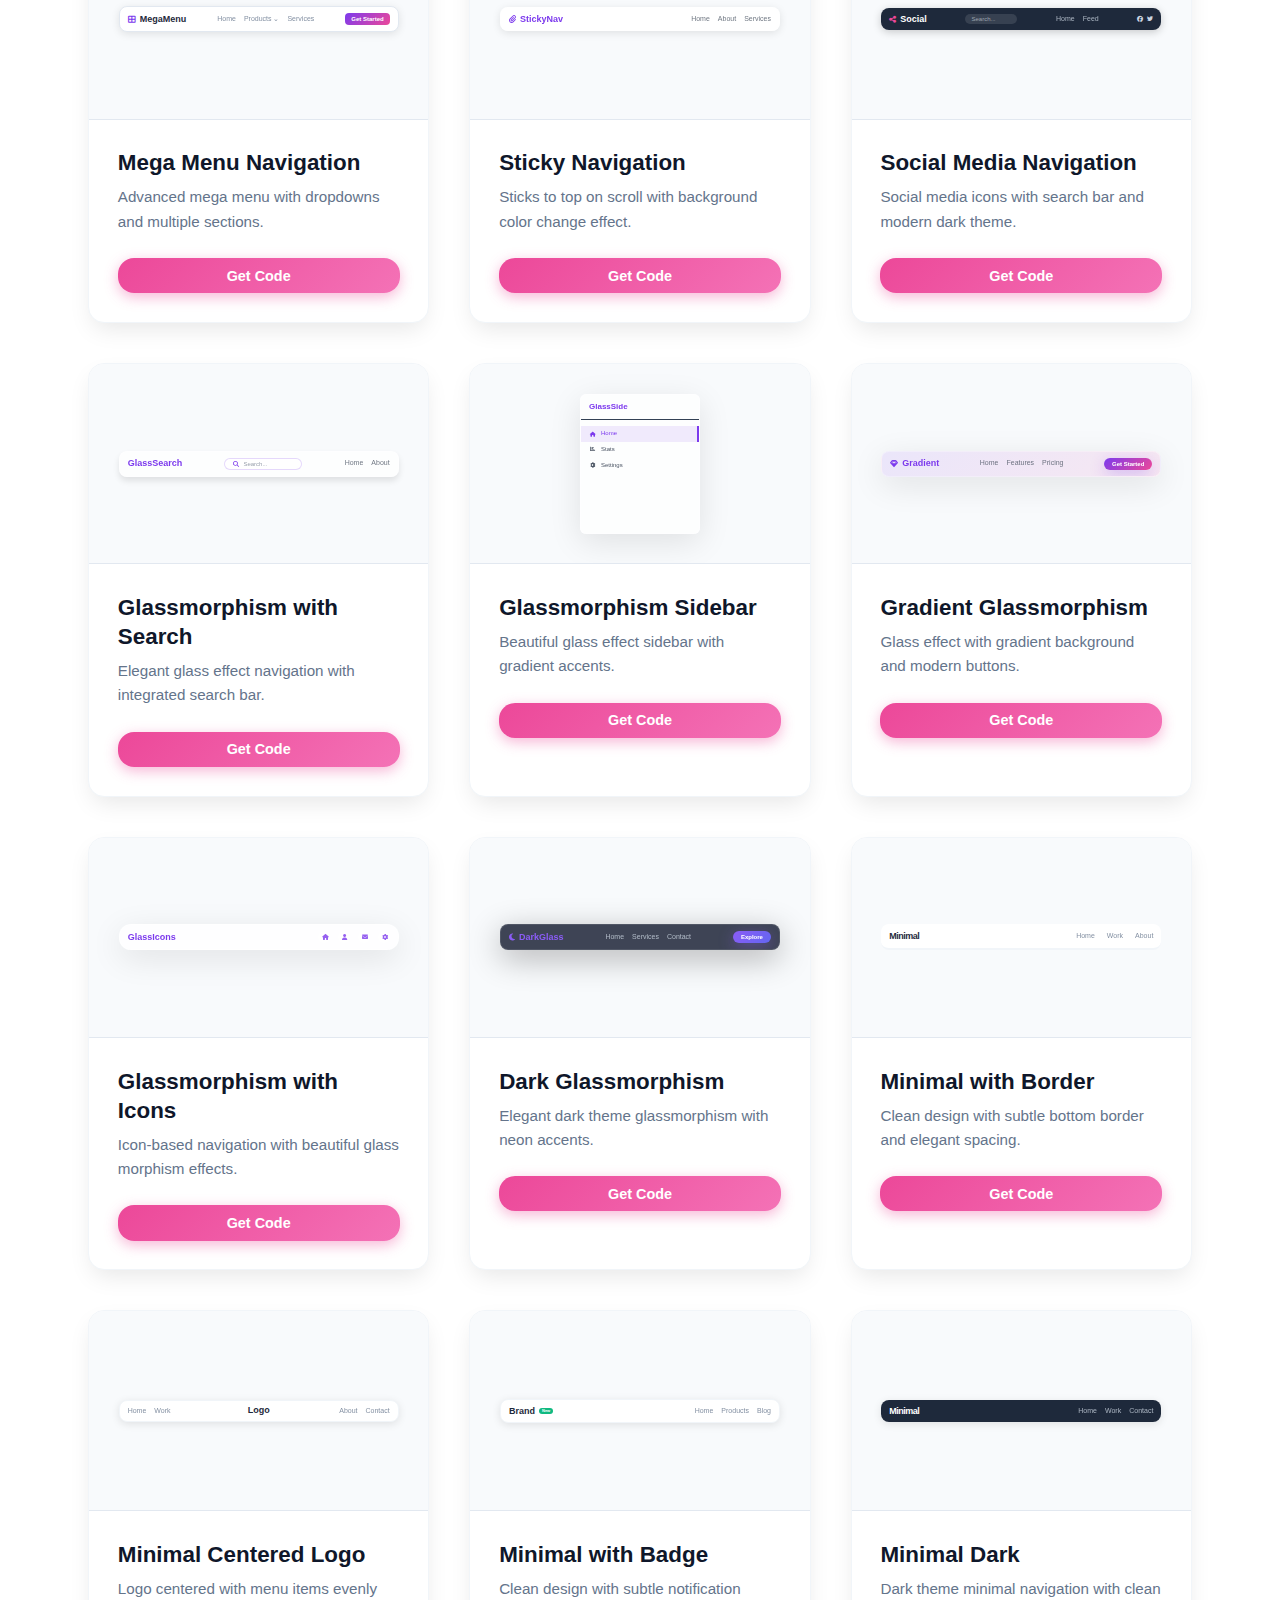
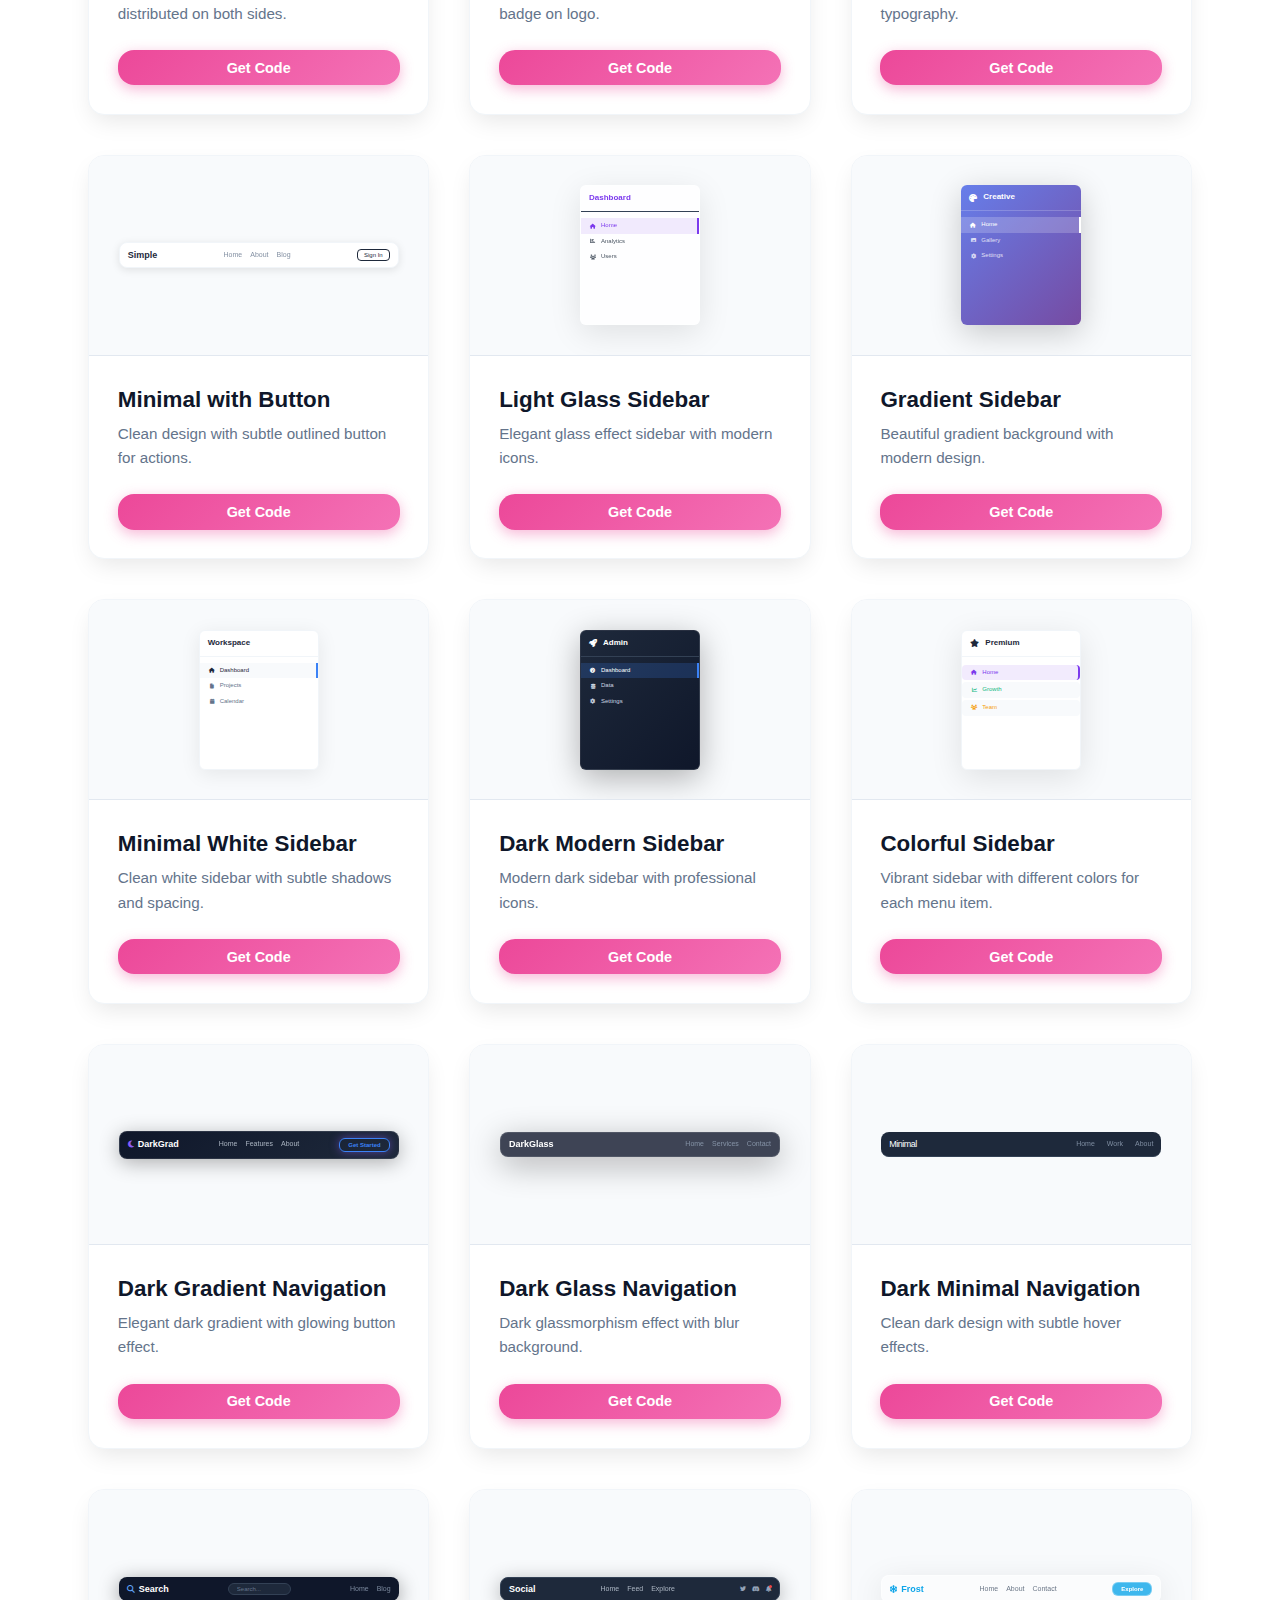
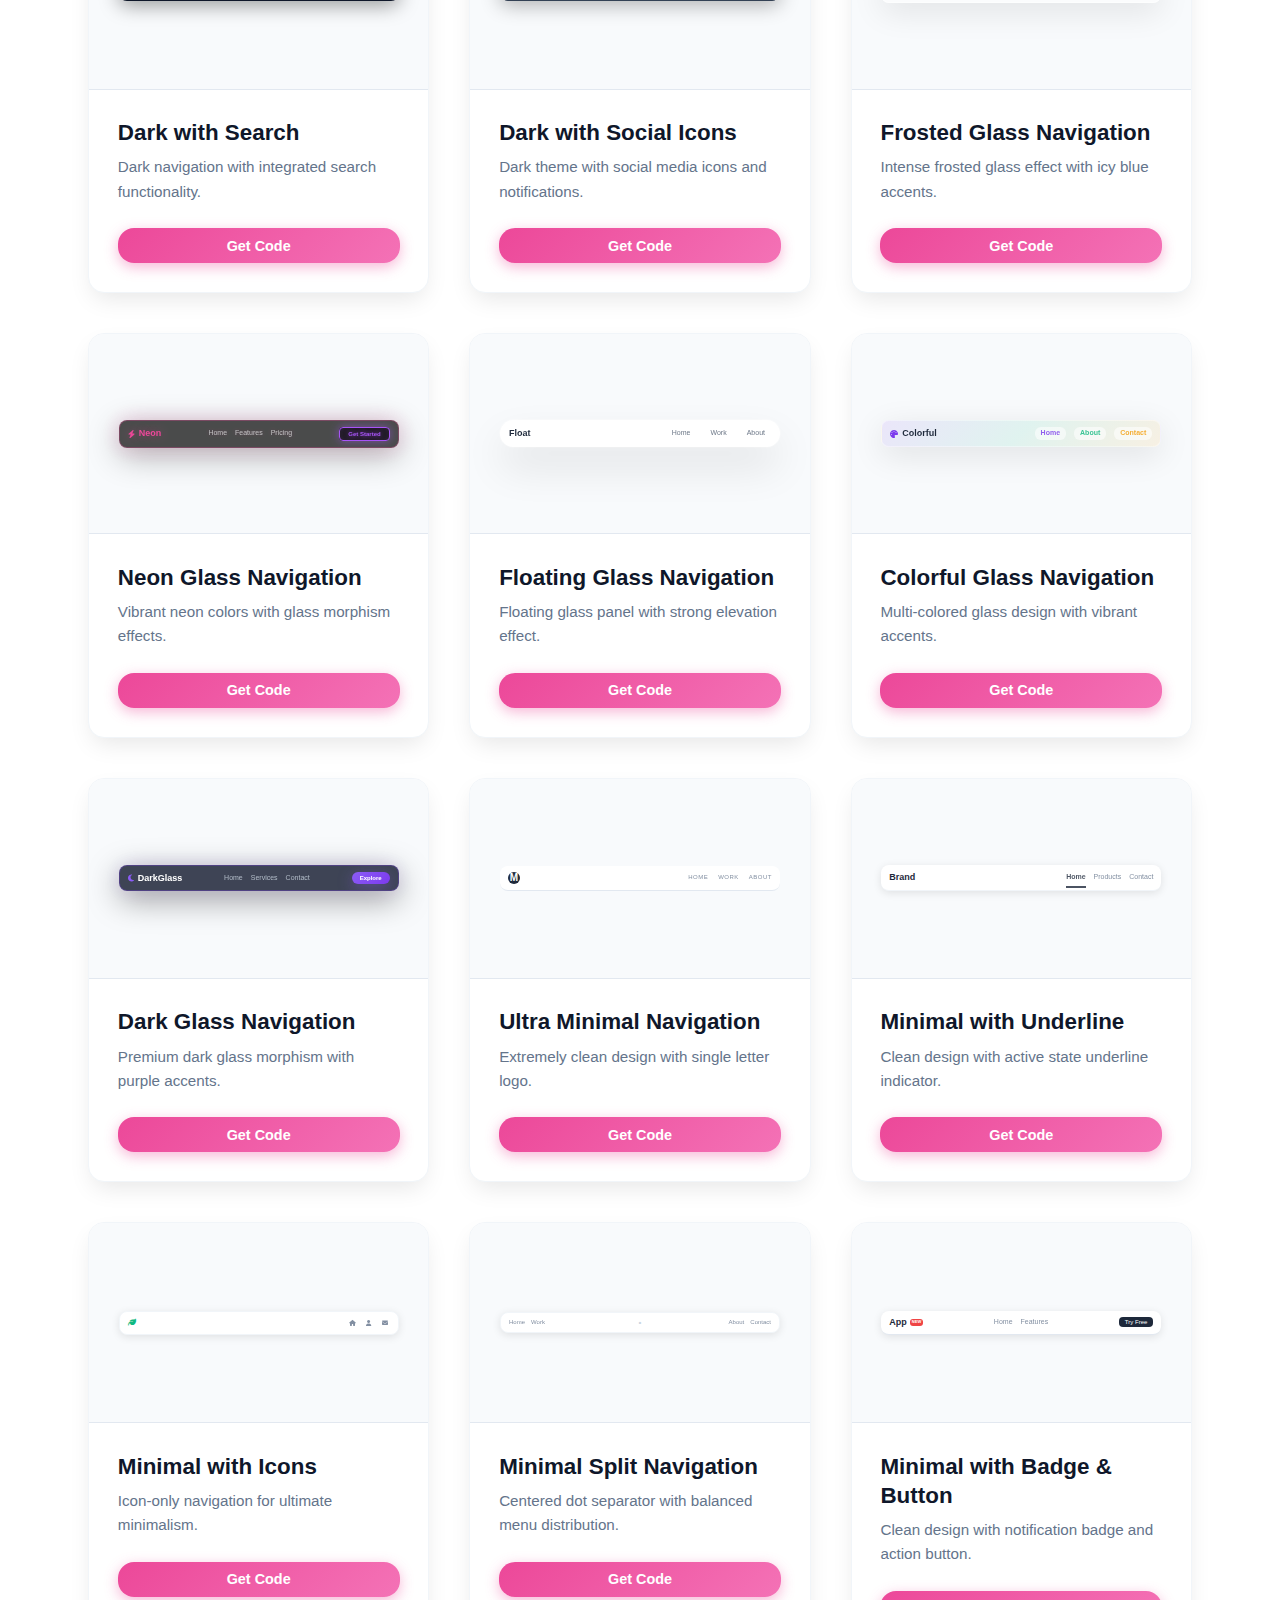
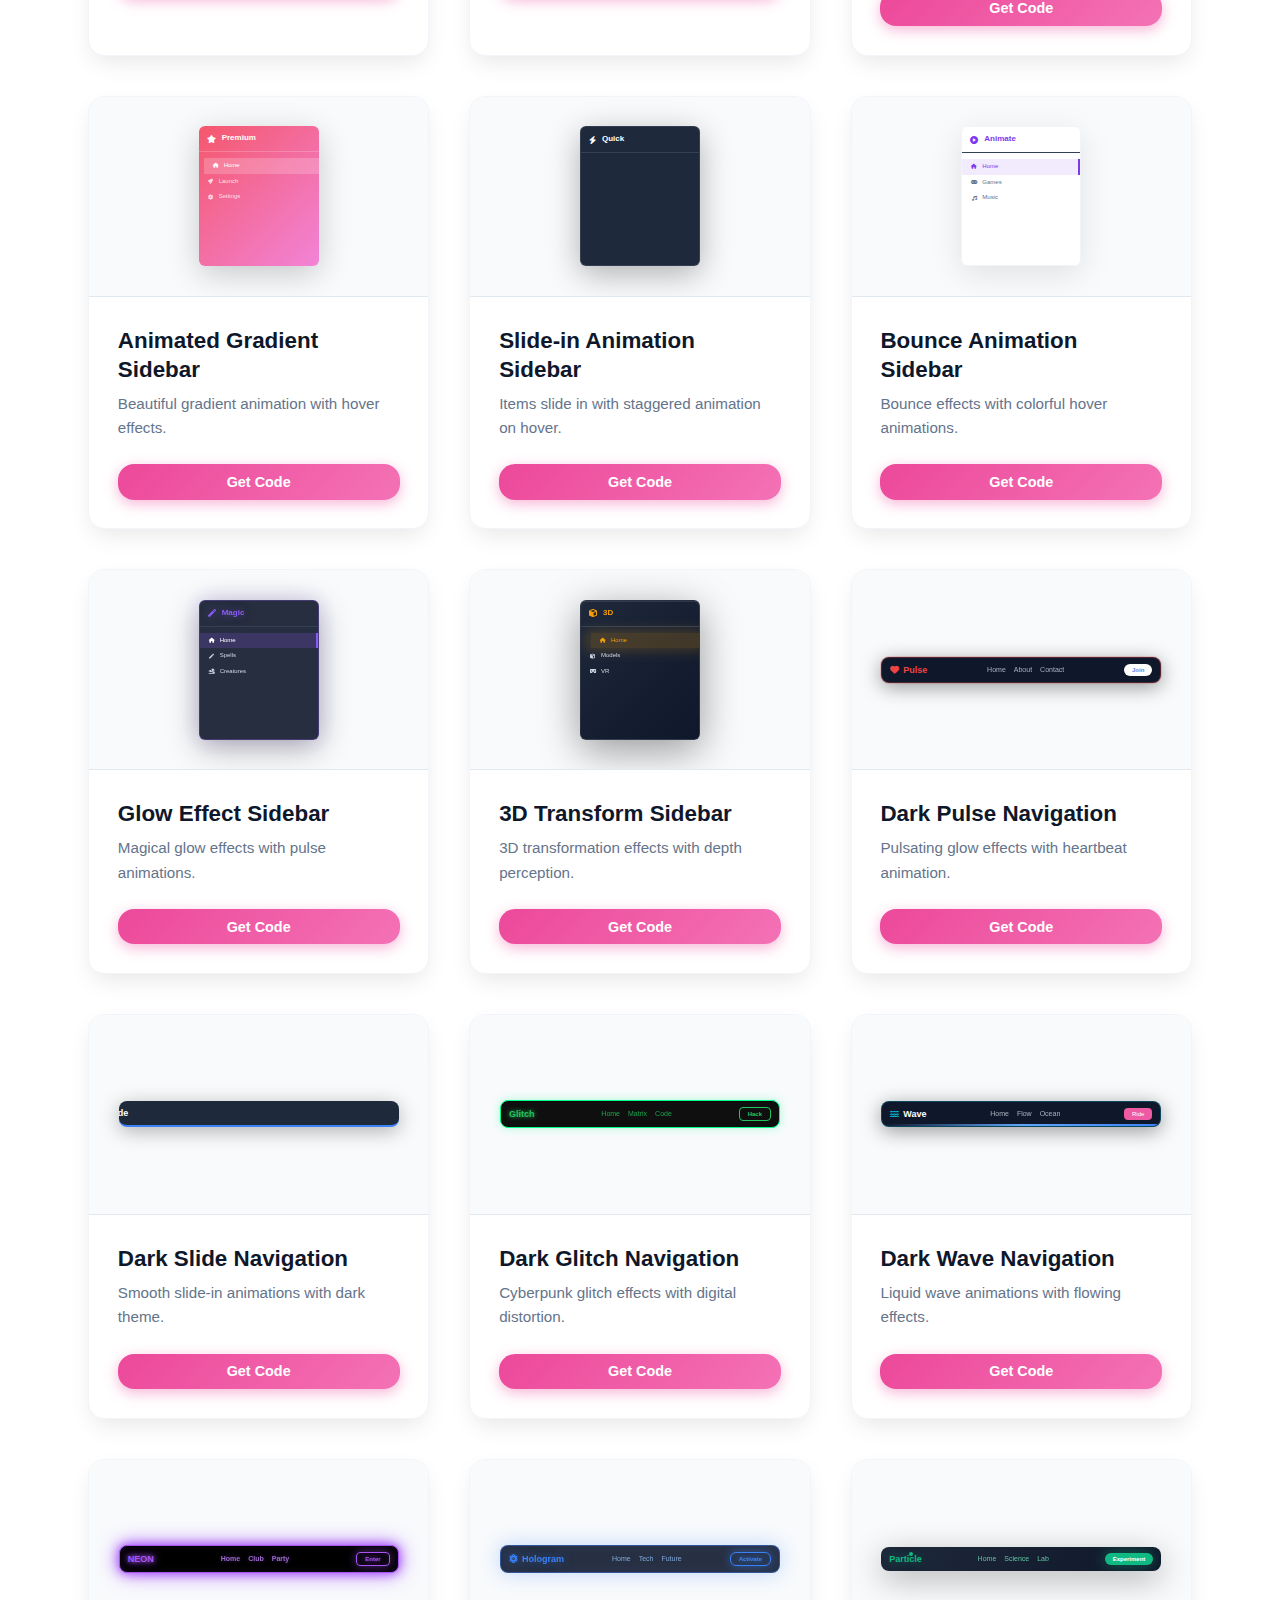
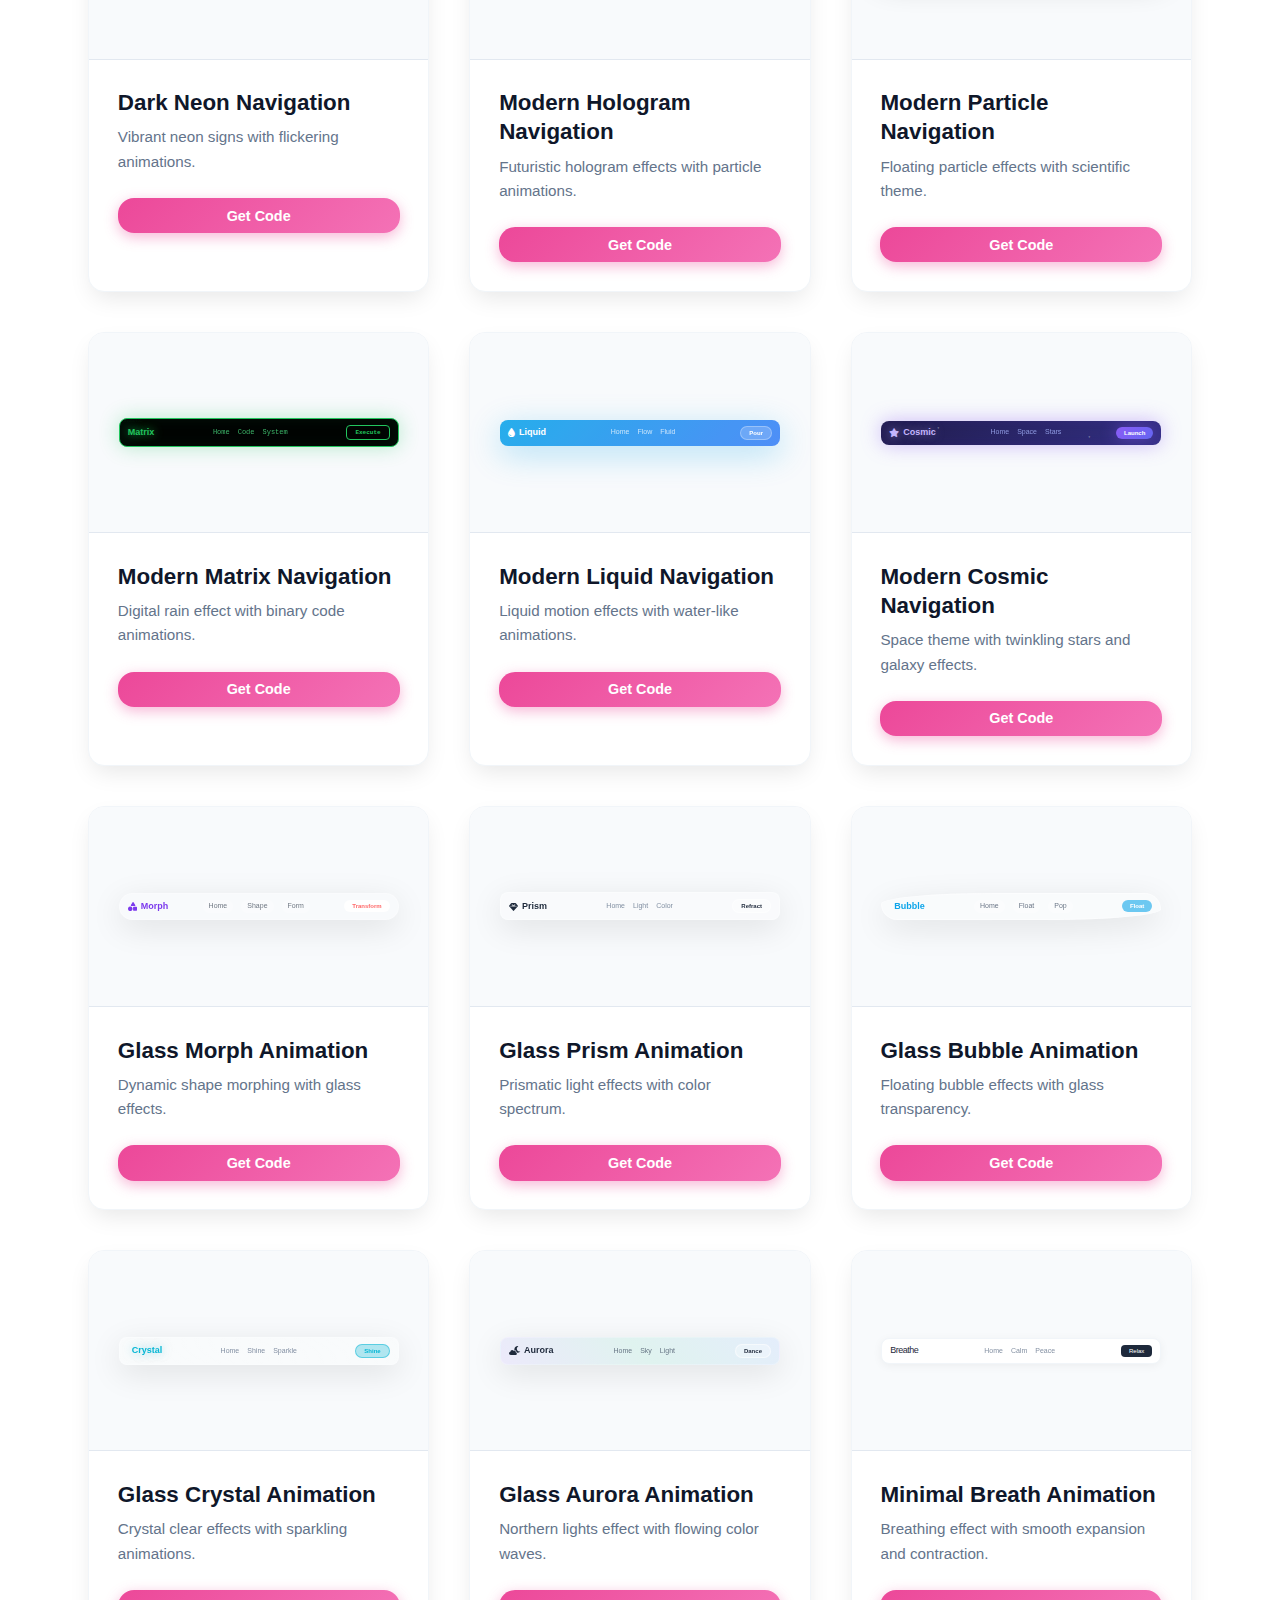
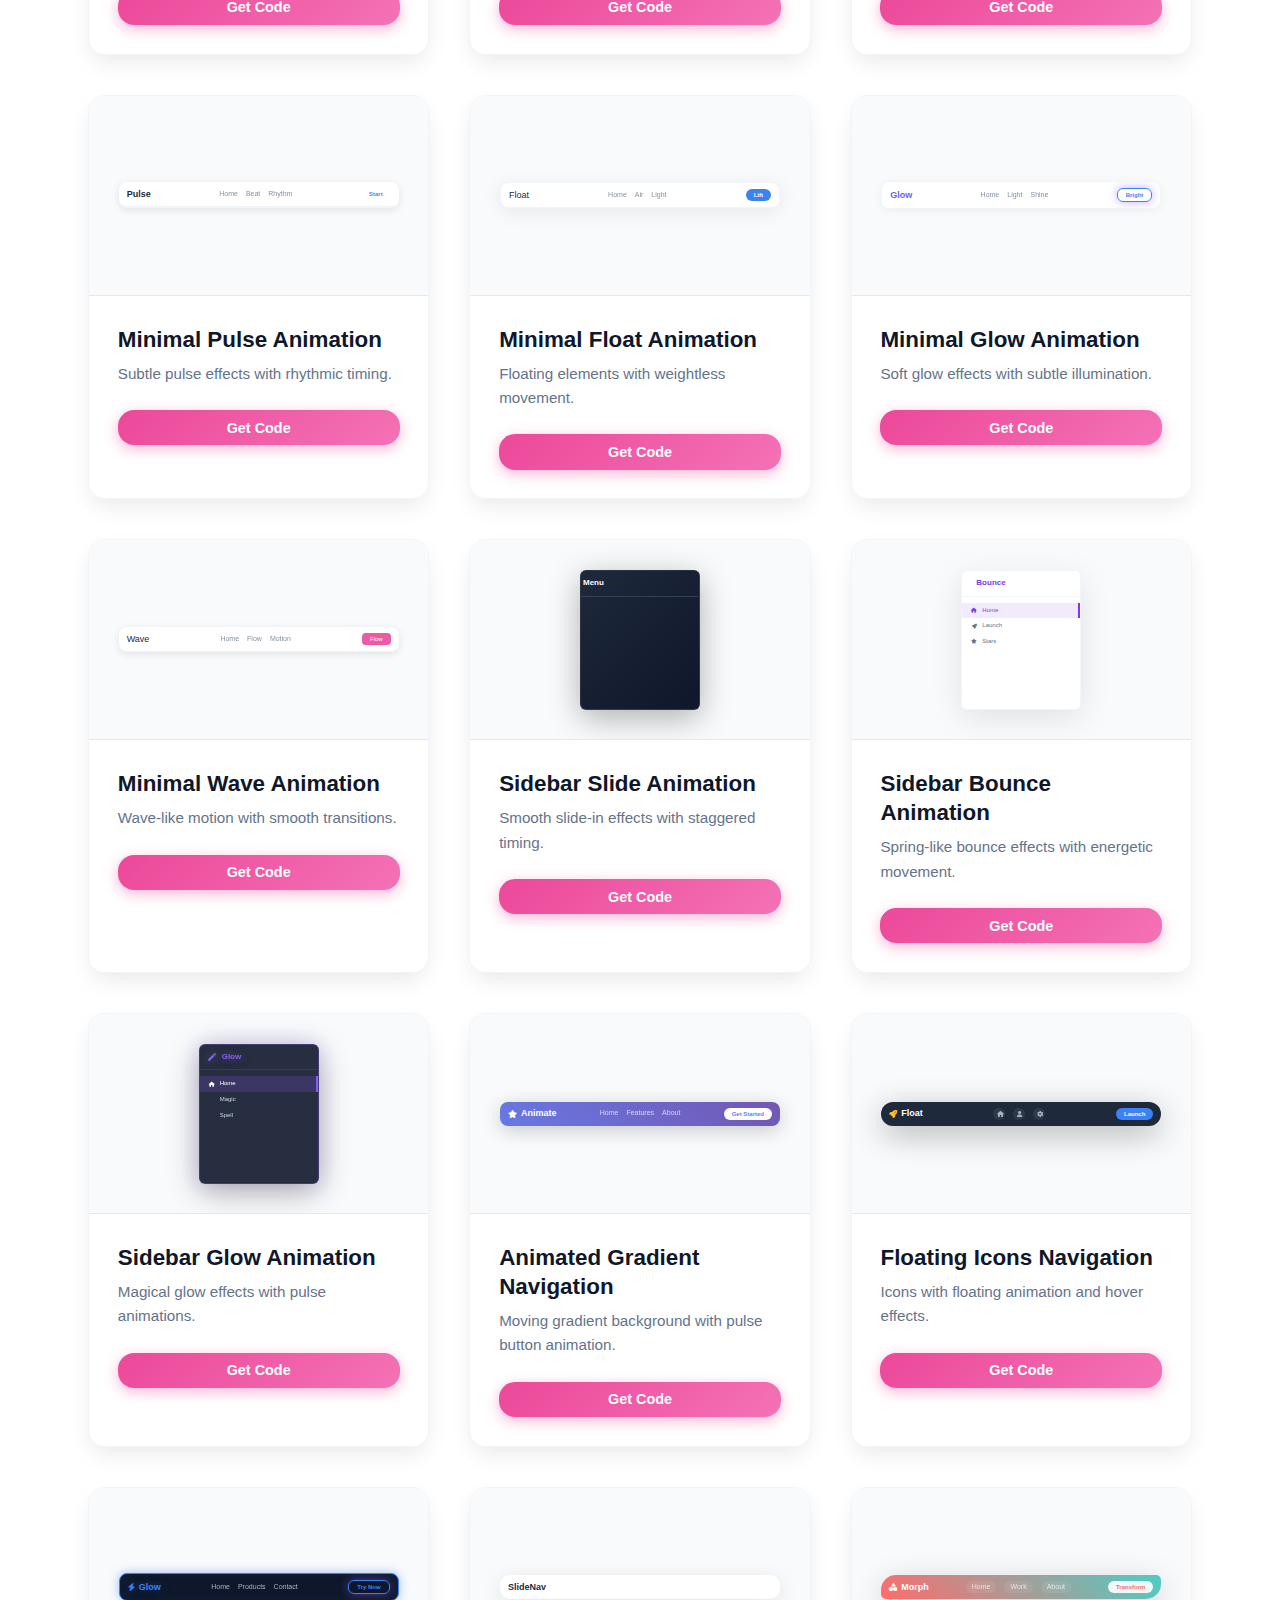
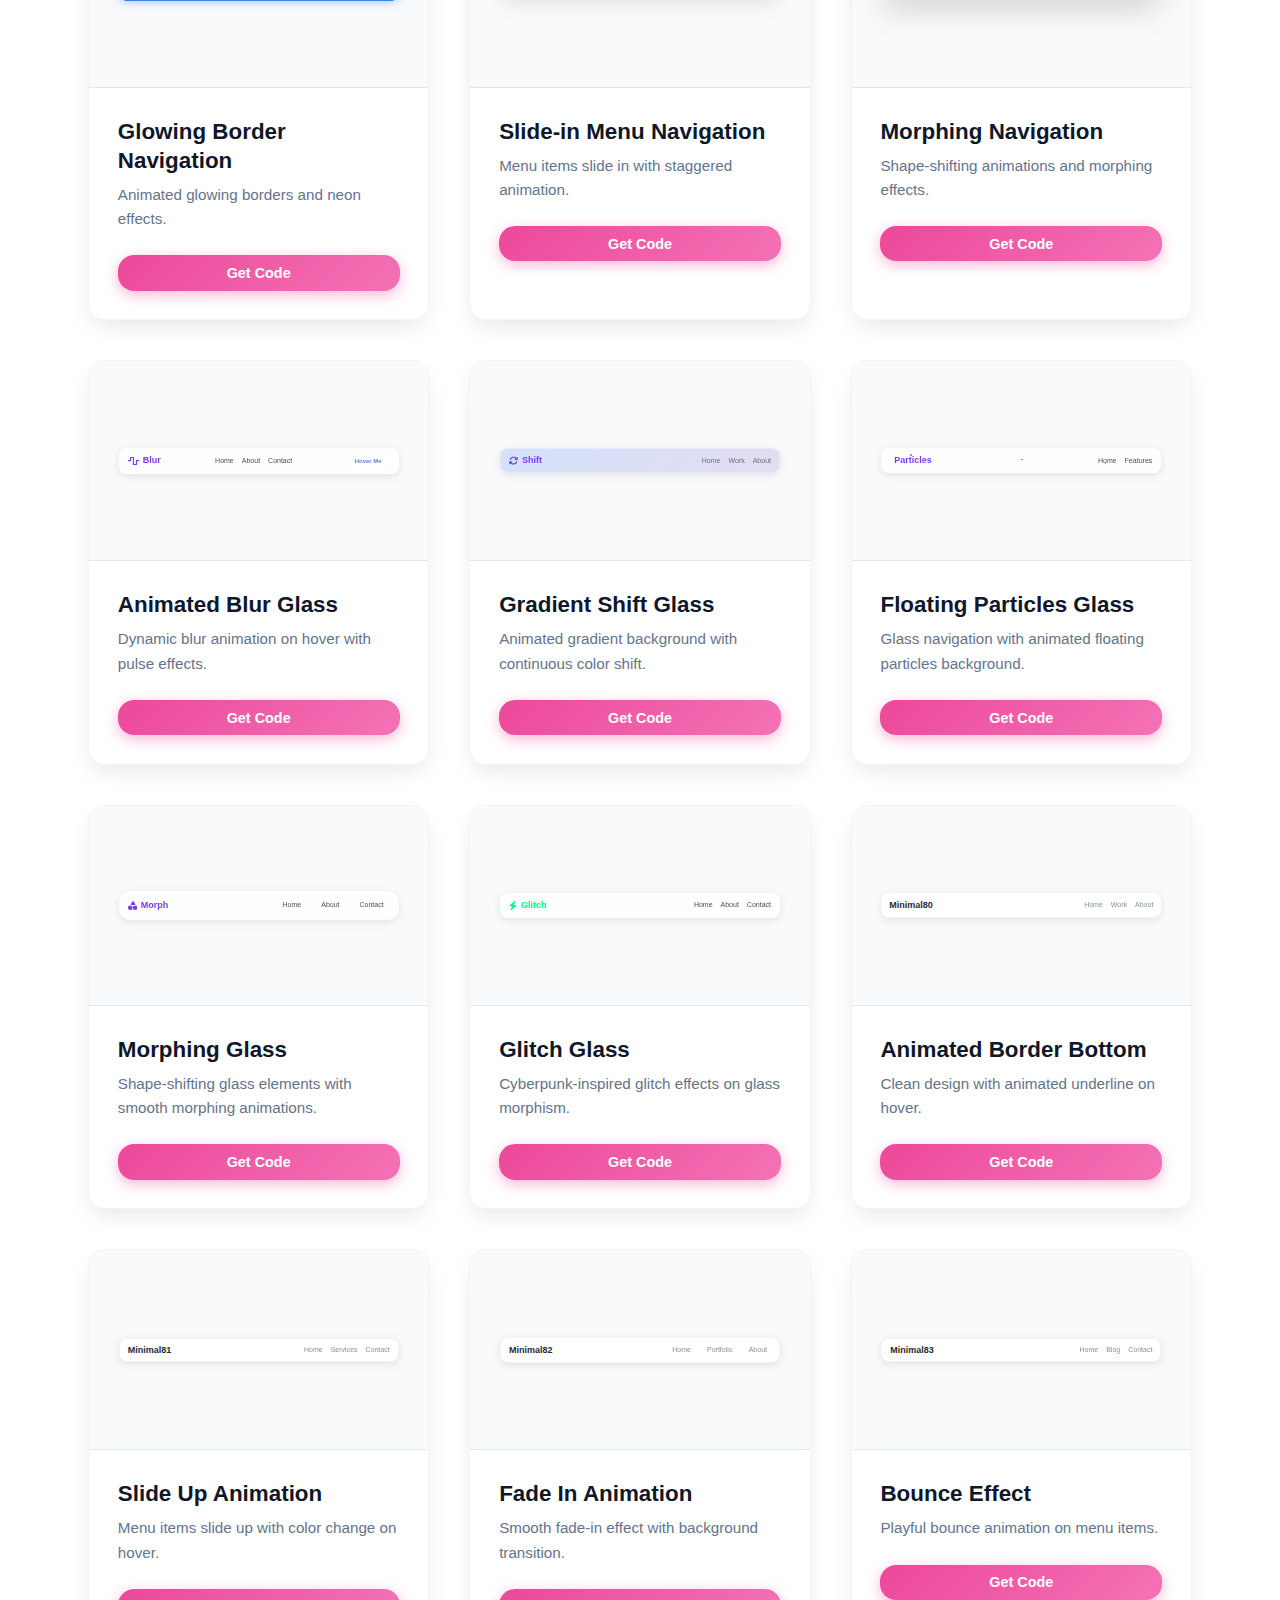
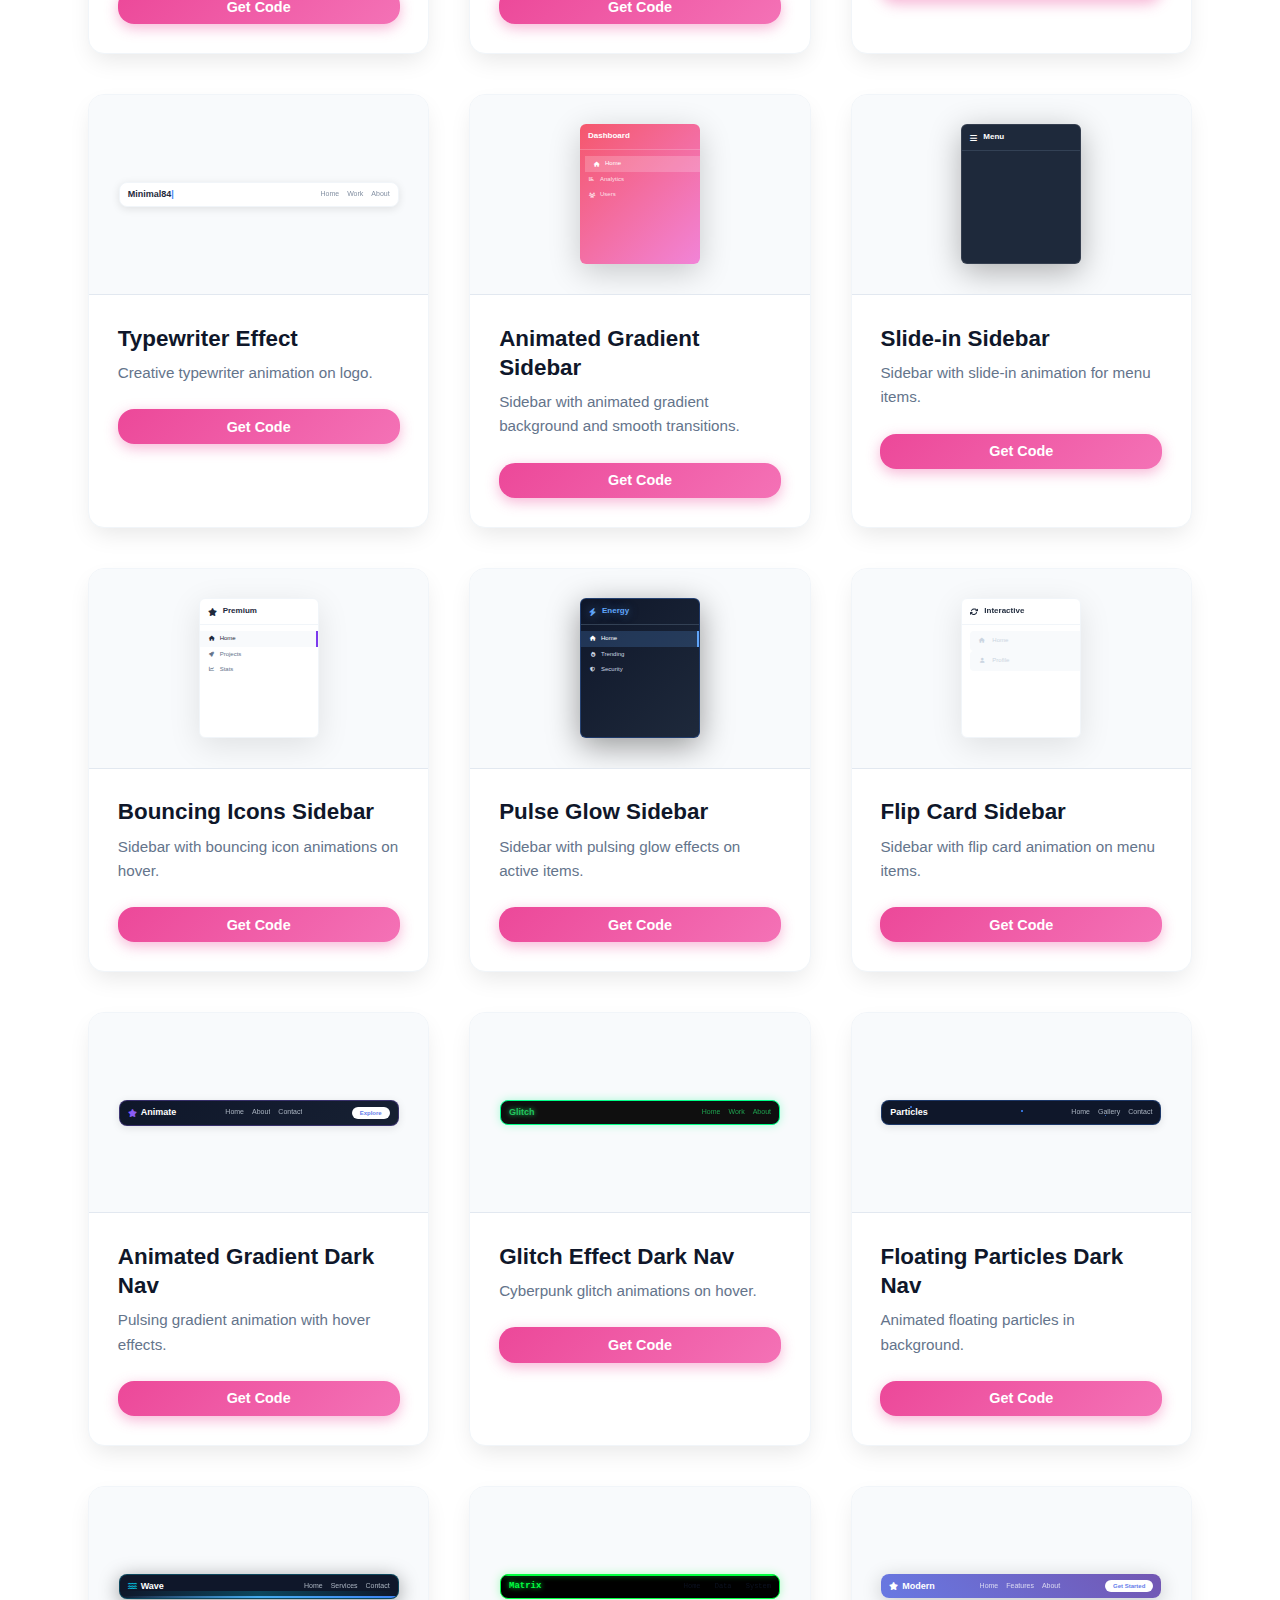
<file: nav-templates.html>
<!DOCTYPE html>
<html lang="en">
  <head>
    <meta charset="UTF-8" />
    <meta name="viewport" content="width=device-width, initial-scale=1.0" />
    <title>Navigation Templates - SnippetCodeHub</title>
    <link
      rel="stylesheet"
      href="https://cdnjs.cloudflare.com/ajax/libs/font-awesome/6.4.0/css/all.min.css"
    />
    <link rel="stylesheet" href="style.css" />
    <link rel="stylesheet" href="nav-templates.css" />
  </head>
  <body>
    <!-- Header with Navigation -->
    <header>
      <div class="container">
          <div class="header-content">
              <div class="logo">
                  <i class="fas fa-cube"></i>
                  SnippetCodeHub
              </div>
              <button class="menu-toggle">
                  <span></span>
                  <span></span>
                  <span></span>
              </button>
              <nav>
                  <ul>
                      <li><a href="index.html">Home</a></li>
                      <li><a href="About.html">About</a></li>
                      <li><a href="Features.html">Features</a></li>
                      <li><a href="Services.html">Services</a></li>
                      <li><a href="Contact.html">Contact</a></li>
                  </ul>
              </nav>
          </div>
      </div>
  </header>

    <!-- Modern Navigation Hero Section -->
<section class="nav-hero">
  <!-- Background Elements -->
  <div class="nav-hero-bg">
      <div class="gradient-orbs">
          <div class="orb orb-1"></div>
          <div class="orb orb-2"></div>
          <div class="orb orb-3"></div>
      </div>
      <div class="grid-pattern"></div>
      <div class="floating-nav-icons">
          <div class="nav-icon">≡</div>
          <div class="nav-icon">☰</div>
          <div class="nav-icon">⏷</div>
          <div class="nav-icon">⏵</div>
      </div>
  </div>

  <div class="container">
      <!-- Header -->
      <div class="nav-hero-header">
          <div class="nav-badge">
              <span class="nav-badge-icon">🚀</span>
              <span class="nav-badge-text">NAVIGATION FOCUSED</span>
          </div>
          <div class="nav-stats">
              <div class="nav-stat">
                  <span class="nav-stat-number">99+</span>
                  <span class="nav-stat-label">Nav Templates</span>
              </div>
              <div class="nav-stat-divider"></div>
              <div class="nav-stat">
                  <span class="nav-stat-number">100%</span>
                  <span class="nav-stat-label">Responsive</span>
              </div>
          </div>
      </div>

      <!-- Main Content -->
      <div class="nav-hero-content">
          <div class="nav-title-wrapper">
              <h1 class="nav-main-title">
                  <span class="title-part-1">Modern Navigation</span>
                  <span class="title-part-2">SnippetCode</span>
              </h1>
              <div class="nav-title-underline">
                  <div class="underline-line"></div>
                  <div class="underline-dot"></div>
              </div>
          </div>

          <p class="nav-description">
              Professionally designed, responsive navigation components. 
              Live previews, clean code, and one-click copy functionality.
          </p>

          <!-- Live Demo Card -->
          <div class="nav-demo-card">
              <div class="demo-header">
                  <div class="demo-title">
                      <i class="fas fa-eye"></i>
                      <span>Live Navigation Demo</span>
                  </div>
                  <div class="demo-controls">
                      <button class="demo-control active" data-view="desktop">
                          <i class="fas fa-desktop"></i>
                      </button>
                      <button class="demo-control" data-view="tablet">
                          <i class="fas fa-tablet-alt"></i>
                      </button>
                      <button class="demo-control" data-view="mobile">
                          <i class="fas fa-mobile-alt"></i>
                      </button>
                  </div>
              </div>

              <!-- Navigation Preview -->
              <div class="nav-preview-wrapper">
                  <div class="nav-preview">
                      <div class="preview-navbar">
                          <div class="nav-logo">
                              <span class="logo-text">SnippetCode</span>
                              <span class="logo-dot"></span>
                          </div>
                          <nav class="preview-nav-menu">
                              <a href="#" class="nav-link active">
                                  <span>Home</span>
                                  <div class="nav-link-indicator"></div>
                              </a>
                              <a href="#" class="nav-link">
                                  <span>Components</span>
                                  <div class="nav-link-indicator"></div>
                              </a>
                              <a href="#" class="nav-link">
                                  <span>Templates</span>
                                  <div class="nav-link-indicator"></div>
                              </a>
                              <a href="#" class="nav-link">
                                  <span>Documentation</span>
                                  <div class="nav-link-indicator"></div>
                              </a>
                          </nav>
                          <div class="nav-actions">
                              <button class="nav-action-btn">
                                  <i class="fas fa-search"></i>
                              </button>
                              <button class="nav-action-btn primary">
                                  Get Started
                              </button>
                              <button class="nav-hamburger">
                                  <span></span>
                                  <span></span>
                                  <span></span>
                              </button>
                          </div>
                      </div>
                  </div>
              </div>

              <!-- Action Buttons -->
              <div class="demo-actions">
                  <button class="copy-code-btn">
                      <i class="fas fa-copy"></i>
                      <span>Copy Navigation Code</span>
                  </button>
              </div>
          </div>

          <!-- Component Navigation -->
          <div class="component-navigation">
              <div class="section-label">
                  <i class="fas fa-th-large"></i>
                  <span>Browse All Components</span>
              </div>

              <div class="component-cards">
                  <!-- Navigation Card -->
                  <a href="nav-templates.html" class="component-card nav-card active">
                      <div class="card-icon">
                          <i class="fas fa-bars"></i>
                      </div>
                      <div class="card-content">
                          <h3>Navigation</h3>
                          <p>99+ modern designs</p>
                          <div class="card-badge">Featured</div>
                      </div>
                      <div class="card-arrow">
                          <i class="fas fa-arrow-right"></i>
                      </div>
                      <div class="card-glow"></div>
                  </a>

                  <!-- Footer Card -->
                  <a href="footer-templates.html" class="component-card footer-card">
                      <div class="card-icon">
                          <i class="fas fa-window-minimize"></i>
                      </div>
                      <div class="card-content">
                          <h3>Footers</h3>
                          <p>70+ modern designs</p>
                      </div>
                      <div class="card-arrow">
                          <i class="fas fa-arrow-right"></i>
                      </div>
                  </a>

                  <!-- Table Card -->
                  <a href="table-templates.html" class="component-card table-card">
                      <div class="card-icon">
                          <i class="fas fa-table"></i>
                      </div>
                      <div class="card-content">
                          <h3>Tables</h3>
                          <p>60+ modern designs</p>
                      </div>
                      <div class="card-arrow">
                          <i class="fas fa-arrow-right"></i>
                      </div>
                  </a>

                  <!-- Button Card -->
                  <a href="buttons-templates.html" class="component-card button-card">
                      <div class="card-icon">
                          <i class="fas fa-square"></i>
                      </div>
                      <div class="card-content">
                          <h3>Buttons</h3>
                          <p>130+ modern designs</p>
                      </div>
                      <div class="card-arrow">
                          <i class="fas fa-arrow-right"></i>
                      </div>
                  </a>

                  <!-- Checkbox Card -->
                  <a href="checkbox-templates.html" class="component-card checkbox-card">
                      <div class="card-icon">
                          <i class="fas fa-check-square"></i>
                      </div>
                      <div class="card-content">
                          <h3>Checkboxes</h3>
                          <p>110+ modern designs</p>
                      </div>
                      <div class="card-arrow">
                          <i class="fas fa-arrow-right"></i>
                      </div>
                  </a>

                  <!-- Loader Card -->
                  <a href="loader-templates.html" class="component-card loader-card">
                      <div class="card-icon">
                          <i class="fas fa-spinner"></i>
                      </div>
                      <div class="card-content">
                          <h3>Loaders</h3>
                          <p>100+ modern designs</p>
                      </div>
                      <div class="card-arrow">
                          <i class="fas fa-arrow-right"></i>
                      </div>
                  </a>

                  <!-- Form Card -->
                  <a href="form-templates.html" class="component-card form-card">
                      <div class="card-icon">
                          <i class="fas fa-file-alt"></i>
                      </div>
                      <div class="card-content">
                          <h3>Forms</h3>
                          <p>85+ modern designs</p>
                      </div>
                      <div class="card-arrow">
                          <i class="fas fa-arrow-right"></i>
                      </div>
                  </a>

                  <!-- Toggle Button Card -->
                  <a href="toggle-templates.html" class="component-card toggle-card">
                      <div class="card-icon">
                          <i class="fas fa-toggle-on"></i>
                      </div>
                      <div class="card-content">
                          <h3>Toggle Buttons</h3>
                          <p>65+ modern designs</p>
                      </div>
                      <div class="card-arrow">
                          <i class="fas fa-arrow-right"></i>
                      </div>
                  </a>

                  <!-- Cards Card -->
                  <a href="card-templates.html" class="component-card card-card">
                      <div class="card-icon">
                          <i class="fas fa-id-card"></i>
                      </div>
                      <div class="card-content">
                          <h3>Cards</h3>
                          <p>120+ modern designs</p>
                      </div>
                      <div class="card-arrow">
                          <i class="fas fa-arrow-right"></i>
                      </div>
                  </a>
              </div>
          </div>
      </div>
  </div>
</section>
    <!-- Navigation Templates Section -->
    <section id="nav-templates">
      <div class="container">
        <div class="section-title">
          <!-- <h2>Navigation SnippetCode</h2>
          <p>Choose from our collection of modern navigation designs</p> -->
        </div>

        <div class="categories">
          <button class="category-btn active" data-category="all">All</button>
          <button class="category-btn" data-category="glassmorphism">
            Glassmorphism
          </button>
          <button class="category-btn" data-category="minimal">Minimal</button>
          <button class="category-btn" data-category="sidebar">Sidebar</button>
          <button class="category-btn" data-category="dark">Dark Mode</button>
          <button class="category-btn" data-category="modern">Modern</button>
        </div>

        <div class="template-grid">
          <!-- Template 1 - Glassmorphism Nav -->
          <div class="template-card" data-category="glassmorphism">
            <div class="template-preview">
              <div class="live-preview-mini">
                <div class="preview-nav-mini glassmorphism">
                  <div class="nav-container-mini">
                    <div class="nav-logo-mini">Brand</div>
                    <div class="nav-menu-mini">
                      <a href="#">Home</a>
                      <a href="#">Features</a>
                      <a href="#">Pricing</a>
                    </div>
                    <button class="nav-btn-mini">Get Started</button>
                  </div>
                </div>
              </div>
            </div>
            <div class="template-info">
              <h3>Glassmorphism Navigation</h3>
              <p>
                Modern glassmorphism design with blur effect and gradient
                accents.
              </p>
              <div class="template-actions">
                <button class="btn code-btn" data-template="nav1">
                  Get Code
                </button>
              </div>
            </div>
          </div>

          <!-- Template 2 - Minimal Nav -->
          <div class="template-card" data-category="minimal">
            <div class="template-preview">
              <div class="live-preview-mini">
                <div class="preview-nav-mini minimal">
                  <div class="nav-container-mini">
                    <div class="nav-logo-mini">Minimal</div>
                    <div class="nav-menu-mini">
                      <a href="#">Home</a>
                      <a href="#">Products</a>
                      <a href="#">Blog</a>
                      <a href="#">Contact</a>
                    </div>
                  </div>
                </div>
              </div>
            </div>
            <div class="template-info">
              <h3>Minimal Navigation</h3>
              <p>
                Clean and minimal design with subtle animations and hover
                effects.
              </p>
              <div class="template-actions">
                <button class="btn code-btn" data-template="nav2">
                  Get Code
                </button>
              </div>
            </div>
          </div>

          <!-- Template 3 - Dark Sidebar -->
          <div class="template-card" data-category="sidebar">
            <div class="template-preview">
              <div class="live-preview-mini">
                <div class="preview-sidebar-mini dark">
                  <div class="sidebar-header-mini">
                    <h4>Dashboard</h4>
                  </div>
                  <div class="sidebar-menu-mini">
                    <a href="#" class="active"
                      ><i class="fas fa-home"></i> Home</a
                    >
                    <a href="#"><i class="fas fa-chart-bar"></i> Analytics</a>
                    <a href="#"><i class="fas fa-users"></i> Users</a>
                  </div>
                </div>
              </div>
            </div>
            <div class="template-info">
              <h3>Dark Sidebar</h3>
              <p>Elegant dark sidebar with icons and smooth transitions.</p>
              <div class="template-actions">
                <button class="btn code-btn" data-template="nav3">
                  Get Code
                </button>
              </div>
            </div>
          </div>

          <!-- Template 4 - Modern Nav -->
          <div class="template-card" data-category="modern">
            <div class="template-preview">
              <div class="live-preview-mini">
                <div class="preview-nav-mini modern">
                  <div class="nav-container-mini">
                    <div class="nav-logo-mini">Modern</div>
                    <div class="nav-menu-mini">
                      <a href="#">Home</a>
                      <a href="#">About</a>
                      <a href="#">Services</a>
                      <a href="#">Contact</a>
                    </div>
                    <div class="nav-actions-mini">
                      <button class="nav-btn-mini outline">Login</button>
                      <button class="nav-btn-mini">Sign Up</button>
                    </div>
                  </div>
                </div>
              </div>
            </div>
            <div class="template-info">
              <h3>Modern Navigation</h3>
              <p>Contemporary design with dual buttons and clean layout.</p>
              <div class="template-actions">
                <button class="btn code-btn" data-template="nav4">
                  Get Code
                </button>
              </div>
            </div>
          </div>

          <!-- Template 5 - Dark Nav -->
          <div class="template-card" data-category="dark">
            <div class="template-preview">
              <div class="live-preview-mini">
                <div class="preview-nav-mini darknav">
                  <div class="nav-container-mini">
                    <div class="nav-logo-mini">DarkApp</div>
                    <div class="nav-menu-mini">
                      <a href="#">Home</a>
                      <a href="#">Features</a>
                      <a href="#">Pricing</a>
                      <a href="#">About</a>
                    </div>
                    <button class="nav-btn-mini">Get Started</button>
                  </div>
                </div>
              </div>
            </div>
            <div class="template-info">
              <h3>Dark Navigation</h3>
              <p>Sophisticated dark theme navigation with modern aesthetics.</p>
              <div class="template-actions">
                <button class="btn code-btn" data-template="nav5">
                  Get Code
                </button>
              </div>
            </div>
          </div>

          <!-- Template 6 - Gradient Nav -->
          <div class="template-card" data-category="modern">
            <div class="template-preview">
              <div class="live-preview-mini">
                <div class="preview-nav-mini gradient">
                  <div class="nav-container-mini">
                    <div class="nav-logo-mini">Gradient</div>
                    <div class="nav-menu-mini">
                      <a href="#">Home</a>
                      <a href="#">Products</a>
                      <a href="#">Solutions</a>
                      <a href="#">Contact</a>
                    </div>
                  </div>
                </div>
              </div>
            </div>
            <div class="template-info">
              <h3>Gradient Navigation</h3>
              <p>Vibrant gradient background with modern typography.</p>
              <div class="template-actions">
                <button class="btn code-btn" data-template="nav6">
                  Get Code
                </button>
              </div>
            </div>
          </div>

          <!-- Template 7 - Centered Nav -->
          <div class="template-card" data-category="minimal">
            <div class="template-preview">
              <div class="live-preview-mini">
                <div class="preview-nav-mini centered">
                  <div class="nav-container-mini">
                    <div class="nav-logo-mini">Centered</div>
                    <div class="nav-menu-mini">
                      <a href="#">Home</a>
                      <a href="#">Work</a>
                      <a href="#">About</a>
                      <a href="#">Contact</a>
                    </div>
                  </div>
                </div>
              </div>
            </div>
            <div class="template-info">
              <h3>Centered Navigation</h3>
              <p>Centered layout with elegant spacing and hover effects.</p>
              <div class="template-actions">
                <button class="btn code-btn" data-template="nav7">
                  Get Code
                </button>
              </div>
            </div>
          </div>

          <!-- Template 8 - Transparent Nav -->
          <div class="template-card" data-category="modern">
            <div class="template-preview">
              <div class="live-preview-mini">
                <div class="preview-nav-mini transparent">
                  <div class="nav-container-mini">
                    <div class="nav-logo-mini">Transparent</div>
                    <div class="nav-menu-mini">
                      <a href="#">Home</a>
                      <a href="#">Services</a>
                      <a href="#">Portfolio</a>
                      <a href="#">Contact</a>
                    </div>
                  </div>
                </div>
              </div>
            </div>
            <div class="template-info">
              <h3>Transparent Navigation</h3>
              <p>Clean transparent design perfect for hero sections.</p>
              <div class="template-actions">
                <button class="btn code-btn" data-template="nav8">
                  Get Code
                </button>
              </div>
            </div>
          </div>

          <!-- Template 9 - Mobile Nav -->
          <div class="template-card" data-category="modern">
            <div class="template-preview">
              <div class="live-preview-mini">
                <div class="preview-nav-mini mobile">
                  <div class="nav-container-mini">
                    <div class="nav-logo-mini">Mobile</div>
                    <button class="nav-hamburger-mini">
                      <span></span>
                      <span></span>
                      <span></span>
                    </button>
                  </div>
                </div>
              </div>
            </div>
            <div class="template-info">
              <h3>Mobile Navigation</h3>
              <p>
                Mobile-first design with hamburger menu and responsive layout.
              </p>
              <div class="template-actions">
                <button class="btn code-btn" data-template="nav9">
                  Get Code
                </button>
              </div>
            </div>
          </div>

          <!-- Template 10 - Mega Menu Nav -->
          <div class="template-card" data-category="modern">
            <div class="template-preview">
              <div class="live-preview-mini">
                <div class="preview-nav-mini mega-menu">
                  <div class="nav-container-mini">
                    <div class="nav-logo-mini">
                      <i class="fas fa-th-large"></i> MegaMenu
                    </div>
                    <div class="nav-menu-mini">
                      <a href="#">Home</a>
                      <a href="#">Products ⌄</a>
                      <a href="#">Services</a>
                    </div>
                    <button class="nav-btn-mini">Get Started</button>
                  </div>
                </div>
              </div>
            </div>
            <div class="template-info">
              <h3>Mega Menu Navigation</h3>
              <p>Advanced mega menu with dropdowns and multiple sections.</p>
              <div class="template-actions">
                <button class="btn code-btn" data-template="nav10">
                  Get Code
                </button>
              </div>
            </div>
          </div>

          <!-- Template 11 - Sticky Nav -->
          <div class="template-card" data-category="modern">
            <div class="template-preview">
              <div class="live-preview-mini">
                <div class="preview-nav-mini sticky">
                  <div class="nav-container-mini">
                    <div class="nav-logo-mini">
                      <i class="fas fa-paperclip"></i> StickyNav
                    </div>
                    <div class="nav-menu-mini">
                      <a href="#">Home</a>
                      <a href="#">About</a>
                      <a href="#">Services</a>
                    </div>
                  </div>
                </div>
              </div>
            </div>
            <div class="template-info">
              <h3>Sticky Navigation</h3>
              <p>
                Sticks to top on scroll with background color change effect.
              </p>
              <div class="template-actions">
                <button class="btn code-btn" data-template="nav11">
                  Get Code
                </button>
              </div>
            </div>
          </div>

          <!-- Template 12 - Social Media Nav -->
          <div class="template-card" data-category="modern">
            <div class="template-preview">
              <div class="live-preview-mini">
                <div class="preview-nav-mini social">
                  <div class="nav-container-mini">
                    <div class="nav-logo-mini">
                      <i class="fas fa-share-alt"></i> Social
                    </div>
                    <div class="nav-search-mini">
                      <input type="text" placeholder="Search..." />
                    </div>
                    <div class="nav-menu-mini">
                      <a href="#">Home</a>
                      <a href="#">Feed</a>
                    </div>
                    <div class="social-icons-mini">
                      <i class="fab fa-facebook"></i>
                      <i class="fab fa-twitter"></i>
                    </div>
                  </div>
                </div>
              </div>
            </div>
            <div class="template-info">
              <h3>Social Media Navigation</h3>
              <p>Social media icons with search bar and modern dark theme.</p>
              <div class="template-actions">
                <button class="btn code-btn" data-template="nav12">
                  Get Code
                </button>
              </div>
            </div>
          </div>

          <!-- Template 13 - Glassmorphism with Search -->
          <div class="template-card" data-category="glassmorphism">
            <div class="template-preview">
              <div class="live-preview-mini">
                <div class="preview-nav-mini glass-search">
                  <div class="nav-container-mini">
                    <div class="nav-logo-mini">GlassSearch</div>
                    <div class="nav-search-mini-glass">
                      <i class="fas fa-search"></i>
                      <input type="text" placeholder="Search..." />
                    </div>
                    <div class="nav-menu-mini">
                      <a href="#">Home</a>
                      <a href="#">About</a>
                    </div>
                  </div>
                </div>
              </div>
            </div>
            <div class="template-info">
              <h3>Glassmorphism with Search</h3>
              <p>Elegant glass effect navigation with integrated search bar.</p>
              <div class="template-actions">
                <button class="btn code-btn" data-template="nav13">
                  Get Code
                </button>
              </div>
            </div>
          </div>

          <!-- Template 14 - Glassmorphism Sidebar -->
          <div class="template-card" data-category="glassmorphism">
            <div class="template-preview">
              <div class="live-preview-mini">
                <div class="preview-sidebar-mini glass-sidebar">
                  <div class="sidebar-header-mini">
                    <h4>GlassSide</h4>
                  </div>
                  <div class="sidebar-menu-mini">
                    <a href="#" class="active"
                      ><i class="fas fa-home"></i> Home</a
                    >
                    <a href="#"><i class="fas fa-chart-bar"></i> Stats</a>
                    <a href="#"><i class="fas fa-cog"></i> Settings</a>
                  </div>
                </div>
              </div>
            </div>
            <div class="template-info">
              <h3>Glassmorphism Sidebar</h3>
              <p>Beautiful glass effect sidebar with gradient accents.</p>
              <div class="template-actions">
                <button class="btn code-btn" data-template="nav14">
                  Get Code
                </button>
              </div>
            </div>
          </div>
          <!-- Template 15 - Gradient Glassmorphism -->
          <div class="template-card" data-category="glassmorphism">
            <div class="template-preview">
              <div class="live-preview-mini">
                <div class="preview-nav-mini gradient-glass">
                  <div class="nav-container-mini">
                    <div class="nav-logo-mini">
                      <i class="fas fa-gem"></i> Gradient
                    </div>
                    <div class="nav-menu-mini">
                      <a href="#">Home</a>
                      <a href="#">Features</a>
                      <a href="#">Pricing</a>
                    </div>
                    <button class="nav-btn-mini-glass">Get Started</button>
                  </div>
                </div>
              </div>
            </div>
            <div class="template-info">
              <h3>Gradient Glassmorphism</h3>
              <p>Glass effect with gradient background and modern buttons.</p>
              <div class="template-actions">
                <button class="btn code-btn" data-template="nav15">
                  Get Code
                </button>
              </div>
            </div>
          </div>

          <!-- Template 16 - Glassmorphism with Icons -->
          <div class="template-card" data-category="glassmorphism">
            <div class="template-preview">
              <div class="live-preview-mini">
                <div class="preview-nav-mini glass-icons">
                  <div class="nav-container-mini">
                    <div class="nav-logo-mini">GlassIcons</div>
                    <div class="nav-menu-mini">
                      <a href="#"><i class="fas fa-home"></i></a>
                      <a href="#"><i class="fas fa-user"></i></a>
                      <a href="#"><i class="fas fa-envelope"></i></a>
                      <a href="#"><i class="fas fa-cog"></i></a>
                    </div>
                  </div>
                </div>
              </div>
            </div>
            <div class="template-info">
              <h3>Glassmorphism with Icons</h3>
              <p>
                Icon-based navigation with beautiful glass morphism effects.
              </p>
              <div class="template-actions">
                <button class="btn code-btn" data-template="nav16">
                  Get Code
                </button>
              </div>
            </div>
          </div>

          <!-- Template 17 - Dark Glassmorphism -->
          <div class="template-card" data-category="glassmorphism">
            <div class="template-preview">
              <div class="live-preview-mini">
                <div class="preview-nav-mini dark-glass">
                  <div class="nav-container-mini">
                    <div class="nav-logo-mini">
                      <i class="fas fa-moon"></i> DarkGlass
                    </div>
                    <div class="nav-menu-mini">
                      <a href="#">Home</a>
                      <a href="#">Services</a>
                      <a href="#">Contact</a>
                    </div>
                    <button class="nav-btn-mini-dark">Explore</button>
                  </div>
                </div>
              </div>
            </div>
            <div class="template-info">
              <h3>Dark Glassmorphism</h3>
              <p>Elegant dark theme glassmorphism with neon accents.</p>
              <div class="template-actions">
                <button class="btn code-btn" data-template="nav17">
                  Get Code
                </button>
              </div>
            </div>
          </div>

          <!-- Template 18 - Minimal with Border -->
          <div class="template-card" data-category="minimal">
            <div class="template-preview">
              <div class="live-preview-mini">
                <div class="preview-nav-mini minimal-border">
                  <div class="nav-container-mini">
                    <div class="nav-logo-mini">Minimal</div>
                    <div class="nav-menu-mini">
                      <a href="#">Home</a>
                      <a href="#">Work</a>
                      <a href="#">About</a>
                    </div>
                  </div>
                </div>
              </div>
            </div>
            <div class="template-info">
              <h3>Minimal with Border</h3>
              <p>Clean design with subtle bottom border and elegant spacing.</p>
              <div class="template-actions">
                <button class="btn code-btn" data-template="nav18">
                  Get Code
                </button>
              </div>
            </div>
          </div>
          <!-- Template 19 - Minimal Centered Logo -->
          <div class="template-card" data-category="minimal">
            <div class="template-preview">
              <div class="live-preview-mini">
                <div class="preview-nav-mini minimal-centered">
                  <div class="nav-container-mini">
                    <div class="nav-menu-mini">
                      <a href="#">Home</a>
                      <a href="#">Work</a>
                    </div>
                    <div class="nav-logo-mini">Logo</div>
                    <div class="nav-menu-mini">
                      <a href="#">About</a>
                      <a href="#">Contact</a>
                    </div>
                  </div>
                </div>
              </div>
            </div>
            <div class="template-info">
              <h3>Minimal Centered Logo</h3>
              <p>
                Logo centered with menu items evenly distributed on both sides.
              </p>
              <div class="template-actions">
                <button class="btn code-btn" data-template="nav19">
                  Get Code
                </button>
              </div>
            </div>
          </div>

          <!-- Template 20 - Minimal with Badge -->
          <div class="template-card" data-category="minimal">
            <div class="template-preview">
              <div class="live-preview-mini">
                <div class="preview-nav-mini minimal-badge">
                  <div class="nav-container-mini">
                    <div class="nav-logo-mini">
                      Brand
                      <span class="badge-mini">New</span>
                    </div>
                    <div class="nav-menu-mini">
                      <a href="#">Home</a>
                      <a href="#">Products</a>
                      <a href="#">Blog</a>
                    </div>
                  </div>
                </div>
              </div>
            </div>
            <div class="template-info">
              <h3>Minimal with Badge</h3>
              <p>Clean design with subtle notification badge on logo.</p>
              <div class="template-actions">
                <button class="btn code-btn" data-template="nav20">
                  Get Code
                </button>
              </div>
            </div>
          </div>

          <!-- Template 21 - Minimal Dark -->
          <div class="template-card" data-category="minimal">
            <div class="template-preview">
              <div class="live-preview-mini">
                <div class="preview-nav-mini minimal-dark">
                  <div class="nav-container-mini">
                    <div class="nav-logo-mini">Minimal</div>
                    <div class="nav-menu-mini">
                      <a href="#">Home</a>
                      <a href="#">Work</a>
                      <a href="#">Contact</a>
                    </div>
                  </div>
                </div>
              </div>
            </div>
            <div class="template-info">
              <h3>Minimal Dark</h3>
              <p>Dark theme minimal navigation with clean typography.</p>
              <div class="template-actions">
                <button class="btn code-btn" data-template="nav21">
                  Get Code
                </button>
              </div>
            </div>
          </div>

          <!-- Template 22 - Minimal with Button -->
          <div class="template-card" data-category="minimal">
            <div class="template-preview">
              <div class="live-preview-mini">
                <div class="preview-nav-mini minimal-button">
                  <div class="nav-container-mini">
                    <div class="nav-logo-mini">Simple</div>
                    <div class="nav-menu-mini">
                      <a href="#">Home</a>
                      <a href="#">About</a>
                      <a href="#">Blog</a>
                    </div>
                    <button class="nav-btn-mini-simple">Sign In</button>
                  </div>
                </div>
              </div>
            </div>
            <div class="template-info">
              <h3>Minimal with Button</h3>
              <p>Clean design with subtle outlined button for actions.</p>
              <div class="template-actions">
                <button class="btn code-btn" data-template="nav22">
                  Get Code
                </button>
              </div>
            </div>
          </div>

          <!-- Template 23 - Light Glass Sidebar -->
          <div class="template-card" data-category="sidebar">
            <div class="template-preview">
              <div class="live-preview-mini">
                <div class="preview-sidebar-mini light-glass">
                  <div class="sidebar-header-mini">
                    <h4>Dashboard</h4>
                  </div>
                  <div class="sidebar-menu-mini">
                    <a href="#" class="active"
                      ><i class="fas fa-home"></i> Home</a
                    >
                    <a href="#"><i class="fas fa-chart-bar"></i> Analytics</a>
                    <a href="#"><i class="fas fa-users"></i> Users</a>
                  </div>
                </div>
              </div>
            </div>
            <div class="template-info">
              <h3>Light Glass Sidebar</h3>
              <p>Elegant glass effect sidebar with modern icons.</p>
              <div class="template-actions">
                <button class="btn code-btn" data-template="nav23">
                  Get Code
                </button>
              </div>
            </div>
          </div>

          <!-- Template 24 - Gradient Sidebar -->
          <div class="template-card" data-category="sidebar">
            <div class="template-preview">
              <div class="live-preview-mini">
                <div class="preview-sidebar-mini gradient-sidebar">
                  <div class="sidebar-header-mini">
                    <h4><i class="fas fa-palette"></i> Creative</h4>
                  </div>
                  <div class="sidebar-menu-mini">
                    <a href="#" class="active"
                      ><i class="fas fa-home"></i> Home</a
                    >
                    <a href="#"><i class="fas fa-image"></i> Gallery</a>
                    <a href="#"><i class="fas fa-cog"></i> Settings</a>
                  </div>
                </div>
              </div>
            </div>
            <div class="template-info">
              <h3>Gradient Sidebar</h3>
              <p>Beautiful gradient background with modern design.</p>
              <div class="template-actions">
                <button class="btn code-btn" data-template="nav24">
                  Get Code
                </button>
              </div>
            </div>
          </div>

          <!-- Template 25 - Minimal White Sidebar -->
          <div class="template-card" data-category="sidebar">
            <div class="template-preview">
              <div class="live-preview-mini">
                <div class="preview-sidebar-mini minimal-white">
                  <div class="sidebar-header-mini">
                    <h4>Workspace</h4>
                  </div>
                  <div class="sidebar-menu-mini">
                    <a href="#" class="active">
                      <i class="fas fa-home"></i>
                      <span>Dashboard</span>
                    </a>
                    <a href="#">
                      <i class="fas fa-file"></i>
                      <span>Projects</span>
                    </a>
                    <a href="#">
                      <i class="fas fa-calendar"></i>
                      <span>Calendar</span>
                    </a>
                  </div>
                </div>
              </div>
            </div>
            <div class="template-info">
              <h3>Minimal White Sidebar</h3>
              <p>Clean white sidebar with subtle shadows and spacing.</p>
              <div class="template-actions">
                <button class="btn code-btn" data-template="nav25">
                  Get Code
                </button>
              </div>
            </div>
          </div>

          <!-- Template 26 - Dark Modern Sidebar -->
          <div class="template-card" data-category="sidebar">
            <div class="template-preview">
              <div class="live-preview-mini">
                <div class="preview-sidebar-mini dark-modern">
                  <div class="sidebar-header-mini">
                    <h4><i class="fas fa-rocket"></i> Admin</h4>
                  </div>
                  <div class="sidebar-menu-mini">
                    <a href="#" class="active">
                      <i class="fas fa-tachometer-alt"></i>
                      <span>Dashboard</span>
                    </a>
                    <a href="#">
                      <i class="fas fa-database"></i>
                      <span>Data</span>
                    </a>
                    <a href="#">
                      <i class="fas fa-cog"></i>
                      <span>Settings</span>
                    </a>
                  </div>
                </div>
              </div>
            </div>
            <div class="template-info">
              <h3>Dark Modern Sidebar</h3>
              <p>Modern dark sidebar with professional icons.</p>
              <div class="template-actions">
                <button class="btn code-btn" data-template="nav26">
                  Get Code
                </button>
              </div>
            </div>
          </div>
          <!-- Template 27 - Colorful Sidebar -->
          <div class="template-card" data-category="sidebar">
            <div class="template-preview">
              <div class="live-preview-mini">
                <div class="preview-sidebar-mini colorful">
                  <div class="sidebar-header-mini">
                    <h4><i class="fas fa-star"></i> Premium</h4>
                  </div>
                  <div class="sidebar-menu-mini">
                    <a href="#" class="active" style="color: #7c3aed">
                      <i class="fas fa-home"></i>
                      <span>Home</span>
                    </a>
                    <a href="#" style="color: #10b981">
                      <i class="fas fa-chart-line"></i>
                      <span>Growth</span>
                    </a>
                    <a href="#" style="color: #f59e0b">
                      <i class="fas fa-users"></i>
                      <span>Team</span>
                    </a>
                  </div>
                </div>
              </div>
            </div>
            <div class="template-info">
              <h3>Colorful Sidebar</h3>
              <p>Vibrant sidebar with different colors for each menu item.</p>
              <div class="template-actions">
                <button class="btn code-btn" data-template="nav27">
                  Get Code
                </button>
              </div>
            </div>
          </div>

          <!-- Template 28 - Dark Gradient Navigation -->
          <div class="template-card" data-category="dark">
            <div class="template-preview">
              <div class="live-preview-mini">
                <div class="preview-nav-mini dark-gradient">
                  <div class="nav-container-mini">
                    <div class="nav-logo-mini">
                      <i class="fas fa-moon"></i> DarkGrad
                    </div>
                    <div class="nav-menu-mini">
                      <a href="#">Home</a>
                      <a href="#">Features</a>
                      <a href="#">About</a>
                    </div>
                    <button class="nav-btn-mini-glow">Get Started</button>
                  </div>
                </div>
              </div>
            </div>
            <div class="template-info">
              <h3>Dark Gradient Navigation</h3>
              <p>Elegant dark gradient with glowing button effect.</p>
              <div class="template-actions">
                <button class="btn code-btn" data-template="nav28">
                  Get Code
                </button>
              </div>
            </div>
          </div>
          <!-- Template 29 - Dark Glass Navigation -->
          <div class="template-card" data-category="dark">
            <div class="template-preview">
              <div class="live-preview-mini">
                <div class="preview-nav-mini dark-glass-nav">
                  <div class="nav-container-mini">
                    <div class="nav-logo-mini">DarkGlass</div>
                    <div class="nav-menu-mini">
                      <a href="#">Home</a>
                      <a href="#">Services</a>
                      <a href="#">Contact</a>
                    </div>
                  </div>
                </div>
              </div>
            </div>
            <div class="template-info">
              <h3>Dark Glass Navigation</h3>
              <p>Dark glassmorphism effect with blur background.</p>
              <div class="template-actions">
                <button class="btn code-btn" data-template="nav29">
                  Get Code
                </button>
              </div>
            </div>
          </div>
          <!-- Template 30 - Dark Minimal Navigation -->
          <div class="template-card" data-category="dark">
            <div class="template-preview">
              <div class="live-preview-mini">
                <div class="preview-nav-mini dark-minimal">
                  <div class="nav-container-mini">
                    <div class="nav-logo-mini">Minimal</div>
                    <div class="nav-menu-mini">
                      <a href="#">Home</a>
                      <a href="#">Work</a>
                      <a href="#">About</a>
                    </div>
                  </div>
                </div>
              </div>
            </div>
            <div class="template-info">
              <h3>Dark Minimal Navigation</h3>
              <p>Clean dark design with subtle hover effects.</p>
              <div class="template-actions">
                <button class="btn code-btn" data-template="nav30">
                  Get Code
                </button>
              </div>
            </div>
          </div>
          <!-- Template 31 - Dark with Search -->
          <div class="template-card" data-category="dark">
            <div class="template-preview">
              <div class="live-preview-mini">
                <div class="preview-nav-mini dark-search">
                  <div class="nav-container-mini">
                    <div class="nav-logo-mini">
                      <i class="fas fa-search"></i> Search
                    </div>
                    <div class="nav-search-mini-dark">
                      <input type="text" placeholder="Search..." />
                    </div>
                    <div class="nav-menu-mini">
                      <a href="#">Home</a>
                      <a href="#">Blog</a>
                    </div>
                  </div>
                </div>
              </div>
            </div>
            <div class="template-info">
              <h3>Dark with Search</h3>
              <p>Dark navigation with integrated search functionality.</p>
              <div class="template-actions">
                <button class="btn code-btn" data-template="nav31">
                  Get Code
                </button>
              </div>
            </div>
          </div>

          <!-- Template 32 - Dark with Social Icons -->
          <div class="template-card" data-category="dark">
            <div class="template-preview">
              <div class="live-preview-mini">
                <div class="preview-nav-mini dark-social">
                  <div class="nav-container-mini">
                    <div class="nav-logo-mini">Social</div>
                    <div class="nav-menu-mini">
                      <a href="#">Home</a>
                      <a href="#">Feed</a>
                      <a href="#">Explore</a>
                    </div>
                    <div class="social-icons-mini-dark">
                      <i class="fab fa-twitter"></i>
                      <i class="fab fa-discord"></i>
                      <i class="fas fa-bell"></i>
                    </div>
                  </div>
                </div>
              </div>
            </div>
            <div class="template-info">
              <h3>Dark with Social Icons</h3>
              <p>Dark theme with social media icons and notifications.</p>
              <div class="template-actions">
                <button class="btn code-btn" data-template="nav32">
                  Get Code
                </button>
              </div>
            </div>
          </div>
          <!-- Template 33 - Frosted Glass Navigation -->
          <div class="template-card" data-category="glassmorphism">
            <div class="template-preview">
              <div class="live-preview-mini">
                <div class="preview-nav-mini frosted-glass">
                  <div class="nav-container-mini">
                    <div class="nav-logo-mini">
                      <i class="fas fa-snowflake"></i> Frost
                    </div>
                    <div class="nav-menu-mini">
                      <a href="#">Home</a>
                      <a href="#">About</a>
                      <a href="#">Contact</a>
                    </div>
                    <button class="nav-btn-mini-frost">Explore</button>
                  </div>
                </div>
              </div>
            </div>
            <div class="template-info">
              <h3>Frosted Glass Navigation</h3>
              <p>Intense frosted glass effect with icy blue accents.</p>
              <div class="template-actions">
                <button class="btn code-btn" data-template="nav33">
                  Get Code
                </button>
              </div>
            </div>
          </div>
          <!-- Template 34 - Neon Glass Navigation -->
          <div class="template-card" data-category="glassmorphism">
            <div class="template-preview">
              <div class="live-preview-mini">
                <div class="preview-nav-mini neon-glass">
                  <div class="nav-container-mini">
                    <div class="nav-logo-mini">
                      <i class="fas fa-bolt"></i> Neon
                    </div>
                    <div class="nav-menu-mini">
                      <a href="#">Home</a>
                      <a href="#">Features</a>
                      <a href="#">Pricing</a>
                    </div>
                    <button class="nav-btn-mini-neon">Get Started</button>
                  </div>
                </div>
              </div>
            </div>
            <div class="template-info">
              <h3>Neon Glass Navigation</h3>
              <p>Vibrant neon colors with glass morphism effects.</p>
              <div class="template-actions">
                <button class="btn code-btn" data-template="nav34">
                  Get Code
                </button>
              </div>
            </div>
          </div>
          <!-- Template 35 - Floating Glass Navigation -->
          <div class="template-card" data-category="glassmorphism">
            <div class="template-preview">
              <div class="live-preview-mini">
                <div class="preview-nav-mini floating-glass">
                  <div class="nav-container-mini">
                    <div class="nav-logo-mini">Float</div>
                    <div class="nav-menu-mini">
                      <a href="#">Home</a>
                      <a href="#">Work</a>
                      <a href="#">About</a>
                    </div>
                  </div>
                </div>
              </div>
            </div>
            <div class="template-info">
              <h3>Floating Glass Navigation</h3>
              <p>Floating glass panel with strong elevation effect.</p>
              <div class="template-actions">
                <button class="btn code-btn" data-template="nav35">
                  Get Code
                </button>
              </div>
            </div>
          </div>
          <!-- Template 36 - Colorful Glass Navigation -->
          <div class="template-card" data-category="glassmorphism">
            <div class="template-preview">
              <div class="live-preview-mini">
                <div class="preview-nav-mini colorful-glass">
                  <div class="nav-container-mini">
                    <div class="nav-logo-mini">
                      <i class="fas fa-palette"></i> Colorful
                    </div>
                    <div class="nav-menu-mini">
                      <a href="#" style="color: #7c3aed">Home</a>
                      <a href="#" style="color: #10b981">About</a>
                      <a href="#" style="color: #f59e0b">Contact</a>
                    </div>
                  </div>
                </div>
              </div>
            </div>
            <div class="template-info">
              <h3>Colorful Glass Navigation</h3>
              <p>Multi-colored glass design with vibrant accents.</p>
              <div class="template-actions">
                <button class="btn code-btn" data-template="nav36">
                  Get Code
                </button>
              </div>
            </div>
          </div>
          <!-- Template 37 - Dark Glass Navigation -->
          <div class="template-card" data-category="glassmorphism">
            <div class="template-preview">
              <div class="live-preview-mini">
                <div class="preview-nav-mini dark-glass-pro">
                  <div class="nav-container-mini">
                    <div class="nav-logo-mini">
                      <i class="fas fa-moon"></i> DarkGlass
                    </div>
                    <div class="nav-menu-mini">
                      <a href="#">Home</a>
                      <a href="#">Services</a>
                      <a href="#">Contact</a>
                    </div>
                    <button class="nav-btn-mini-dark-pro">Explore</button>
                  </div>
                </div>
              </div>
            </div>
            <div class="template-info">
              <h3>Dark Glass Navigation</h3>
              <p>Premium dark glass morphism with purple accents.</p>
              <div class="template-actions">
                <button class="btn code-btn" data-template="nav37">
                  Get Code
                </button>
              </div>
            </div>
          </div>
          <!-- Template 38 - Ultra Minimal Navigation -->
          <div class="template-card" data-category="minimal">
            <div class="template-preview">
              <div class="live-preview-mini">
                <div class="preview-nav-mini ultra-minimal">
                  <div class="nav-container-mini">
                    <div class="nav-logo-mini">M</div>
                    <div class="nav-menu-mini">
                      <a href="#">Home</a>
                      <a href="#">Work</a>
                      <a href="#">About</a>
                    </div>
                  </div>
                </div>
              </div>
            </div>
            <div class="template-info">
              <h3>Ultra Minimal Navigation</h3>
              <p>Extremely clean design with single letter logo.</p>
              <div class="template-actions">
                <button class="btn code-btn" data-template="nav38">
                  Get Code
                </button>
              </div>
            </div>
          </div>
          <!-- Template 39 - Minimal with Underline -->
          <div class="template-card" data-category="minimal">
            <div class="template-preview">
              <div class="live-preview-mini">
                <div class="preview-nav-mini minimal-underline">
                  <div class="nav-container-mini">
                    <div class="nav-logo-mini">Brand</div>
                    <div class="nav-menu-mini">
                      <a href="#" class="active">Home</a>
                      <a href="#">Products</a>
                      <a href="#">Contact</a>
                    </div>
                  </div>
                </div>
              </div>
            </div>
            <div class="template-info">
              <h3>Minimal with Underline</h3>
              <p>Clean design with active state underline indicator.</p>
              <div class="template-actions">
                <button class="btn code-btn" data-template="nav39">
                  Get Code
                </button>
              </div>
            </div>
          </div>
          <!-- Template 40 - Minimal with Icons -->
          <div class="template-card" data-category="minimal">
            <div class="template-preview">
              <div class="live-preview-mini">
                <div class="preview-nav-mini minimal-icons">
                  <div class="nav-container-mini">
                    <div class="nav-logo-mini">
                      <i class="fas fa-leaf"></i>
                    </div>
                    <div class="nav-menu-mini">
                      <a href="#"><i class="fas fa-home"></i></a>
                      <a href="#"><i class="fas fa-user"></i></a>
                      <a href="#"><i class="fas fa-envelope"></i></a>
                    </div>
                  </div>
                </div>
              </div>
            </div>
            <div class="template-info">
              <h3>Minimal with Icons</h3>
              <p>Icon-only navigation for ultimate minimalism.</p>
              <div class="template-actions">
                <button class="btn code-btn" data-template="nav40">
                  Get Code
                </button>
              </div>
            </div>
          </div>
          <!-- Template 41 - Minimal Split Navigation -->
          <div class="template-card" data-category="minimal">
            <div class="template-preview">
              <div class="live-preview-mini">
                <div class="preview-nav-mini minimal-split">
                  <div class="nav-container-mini">
                    <div class="nav-menu-mini">
                      <a href="#">Home</a>
                      <a href="#">Work</a>
                    </div>
                    <div class="nav-logo-mini">•</div>
                    <div class="nav-menu-mini">
                      <a href="#">About</a>
                      <a href="#">Contact</a>
                    </div>
                  </div>
                </div>
              </div>
            </div>
            <div class="template-info">
              <h3>Minimal Split Navigation</h3>
              <p>Centered dot separator with balanced menu distribution.</p>
              <div class="template-actions">
                <button class="btn code-btn" data-template="nav41">
                  Get Code
                </button>
              </div>
            </div>
          </div>
          <!-- Template 42 - Minimal with Badge & Button -->
          <div class="template-card" data-category="minimal">
            <div class="template-preview">
              <div class="live-preview-mini">
                <div class="preview-nav-mini minimal-badge-btn">
                  <div class="nav-container-mini">
                    <div class="nav-logo-mini">
                      App
                      <span class="badge-new">NEW</span>
                    </div>
                    <div class="nav-menu-mini">
                      <a href="#">Home</a>
                      <a href="#">Features</a>
                    </div>
                    <button class="nav-btn-mini-clean">Try Free</button>
                  </div>
                </div>
              </div>
            </div>
            <div class="template-info">
              <h3>Minimal with Badge & Button</h3>
              <p>Clean design with notification badge and action button.</p>
              <div class="template-actions">
                <button class="btn code-btn" data-template="nav42">
                  Get Code
                </button>
              </div>
            </div>
          </div>
          <!-- Template 43 - Animated Gradient Sidebar -->
          <div class="template-card" data-category="sidebar">
            <div class="template-preview">
              <div class="live-preview-mini">
                <div class="preview-sidebar-mini animated-gradient">
                  <div class="sidebar-header-mini">
                    <h4><i class="fas fa-star"></i> Premium</h4>
                  </div>
                  <div class="sidebar-menu-mini">
                    <a href="#" class="active"
                      ><i class="fas fa-home"></i> Home</a
                    >
                    <a href="#"><i class="fas fa-rocket"></i> Launch</a>
                    <a href="#"><i class="fas fa-cog"></i> Settings</a>
                  </div>
                </div>
              </div>
            </div>
            <div class="template-info">
              <h3>Animated Gradient Sidebar</h3>
              <p>Beautiful gradient animation with hover effects.</p>
              <div class="template-actions">
                <button class="btn code-btn" data-template="nav43">
                  Get Code
                </button>
              </div>
            </div>
          </div>
          <!-- Template 44 - Slide-in Animation Sidebar -->
          <div class="template-card" data-category="sidebar">
            <div class="template-preview">
              <div class="live-preview-mini">
                <div class="preview-sidebar-mini slide-in">
                  <div class="sidebar-header-mini">
                    <h4><i class="fas fa-bolt"></i> Quick</h4>
                  </div>
                  <div class="sidebar-menu-mini">
                    <a href="#" class="active"
                      ><i class="fas fa-home"></i> Home</a
                    >
                    <a href="#"><i class="fas fa-chart-line"></i> Analytics</a>
                    <a href="#"><i class="fas fa-users"></i> Team</a>
                  </div>
                </div>
              </div>
            </div>
            <div class="template-info">
              <h3>Slide-in Animation Sidebar</h3>
              <p>Items slide in with staggered animation on hover.</p>
              <div class="template-actions">
                <button class="btn code-btn" data-template="nav44">
                  Get Code
                </button>
              </div>
            </div>
          </div>
          <!-- Template 45 - Bounce Animation Sidebar -->
          <div class="template-card" data-category="sidebar">
            <div class="template-preview">
              <div class="live-preview-mini">
                <div class="preview-sidebar-mini bounce-animation">
                  <div class="sidebar-header-mini">
                    <h4><i class="fas fa-play-circle"></i> Animate</h4>
                  </div>
                  <div class="sidebar-menu-mini">
                    <a href="#" class="active"
                      ><i class="fas fa-home"></i> Home</a
                    >
                    <a href="#"><i class="fas fa-gamepad"></i> Games</a>
                    <a href="#"><i class="fas fa-music"></i> Music</a>
                  </div>
                </div>
              </div>
            </div>
            <div class="template-info">
              <h3>Bounce Animation Sidebar</h3>
              <p>Bounce effects with colorful hover animations.</p>
              <div class="template-actions">
                <button class="btn code-btn" data-template="nav45">
                  Get Code
                </button>
              </div>
            </div>
          </div>
          <!-- Template 46 - Glow Effect Sidebar -->
          <div class="template-card" data-category="sidebar">
            <div class="template-preview">
              <div class="live-preview-mini">
                <div class="preview-sidebar-mini glow-effect">
                  <div class="sidebar-header-mini">
                    <h4><i class="fas fa-magic"></i> Magic</h4>
                  </div>
                  <div class="sidebar-menu-mini">
                    <a href="#" class="active"
                      ><i class="fas fa-home"></i> Home</a
                    >
                    <a href="#"><i class="fas fa-wand-magic"></i> Spells</a>
                    <a href="#"><i class="fas fa-dragon"></i> Creatures</a>
                  </div>
                </div>
              </div>
            </div>
            <div class="template-info">
              <h3>Glow Effect Sidebar</h3>
              <p>Magical glow effects with pulse animations.</p>
              <div class="template-actions">
                <button class="btn code-btn" data-template="nav46">
                  Get Code
                </button>
              </div>
            </div>
          </div>
          <!-- Template 47 - 3D Transform Sidebar -->
          <div class="template-card" data-category="sidebar">
            <div class="template-preview">
              <div class="live-preview-mini">
                <div class="preview-sidebar-mini transform-3d">
                  <div class="sidebar-header-mini">
                    <h4><i class="fas fa-cube"></i> 3D</h4>
                  </div>
                  <div class="sidebar-menu-mini">
                    <a href="#" class="active"
                      ><i class="fas fa-home"></i> Home</a
                    >
                    <a href="#"><i class="fas fa-cube"></i> Models</a>
                    <a href="#"><i class="fas fa-vr-cardboard"></i> VR</a>
                  </div>
                </div>
              </div>
            </div>
            <div class="template-info">
              <h3>3D Transform Sidebar</h3>
              <p>3D transformation effects with depth perception.</p>
              <div class="template-actions">
                <button class="btn code-btn" data-template="nav47">
                  Get Code
                </button>
              </div>
            </div>
          </div>
          <!-- Template 48 - Dark Pulse Navigation -->
          <div class="template-card" data-category="dark">
            <div class="template-preview">
              <div class="live-preview-mini">
                <div class="preview-nav-mini dark-pulse">
                  <div class="nav-container-mini">
                    <div class="nav-logo-mini">
                      <i class="fas fa-heart"></i> Pulse
                    </div>
                    <div class="nav-menu-mini">
                      <a href="#">Home</a>
                      <a href="#">About</a>
                      <a href="#">Contact</a>
                    </div>
                    <button class="nav-btn-mini-pulse">Join</button>
                  </div>
                </div>
              </div>
            </div>
            <div class="template-info">
              <h3>Dark Pulse Navigation</h3>
              <p>Pulsating glow effects with heartbeat animation.</p>
              <div class="template-actions">
                <button class="btn code-btn" data-template="nav48">
                  Get Code
                </button>
              </div>
            </div>
          </div>
          <!-- Template 49 - Dark Slide Navigation -->
          <div class="template-card" data-category="dark">
            <div class="template-preview">
              <div class="live-preview-mini">
                <div class="preview-nav-mini dark-slide">
                  <div class="nav-container-mini">
                    <div class="nav-logo-mini">Slide</div>
                    <div class="nav-menu-mini">
                      <a href="#">Home</a>
                      <a href="#">Work</a>
                      <a href="#">About</a>
                    </div>
                    <button class="nav-btn-mini-slide">Explore</button>
                  </div>
                </div>
              </div>
            </div>
            <div class="template-info">
              <h3>Dark Slide Navigation</h3>
              <p>Smooth slide-in animations with dark theme.</p>
              <div class="template-actions">
                <button class="btn code-btn" data-template="nav49">
                  Get Code
                </button>
              </div>
            </div>
          </div>
          <!-- Template 50 - Dark Glitch Navigation -->
          <div class="template-card" data-category="dark">
            <div class="template-preview">
              <div class="live-preview-mini">
                <div class="preview-nav-mini dark-glitch">
                  <div class="nav-container-mini">
                    <div class="nav-logo-mini">Glitch</div>
                    <div class="nav-menu-mini">
                      <a href="#">Home</a>
                      <a href="#">Matrix</a>
                      <a href="#">Code</a>
                    </div>
                    <button class="nav-btn-mini-glitch">Hack</button>
                  </div>
                </div>
              </div>
            </div>
            <div class="template-info">
              <h3>Dark Glitch Navigation</h3>
              <p>Cyberpunk glitch effects with digital distortion.</p>
              <div class="template-actions">
                <button class="btn code-btn" data-template="nav50">
                  Get Code
                </button>
              </div>
            </div>
          </div>
          <!-- Template 51 - Dark Wave Navigation -->
          <div class="template-card" data-category="dark">
            <div class="template-preview">
              <div class="live-preview-mini">
                <div class="preview-nav-mini dark-wave">
                  <div class="nav-container-mini">
                    <div class="nav-logo-mini">
                      <i class="fas fa-water"></i> Wave
                    </div>
                    <div class="nav-menu-mini">
                      <a href="#">Home</a>
                      <a href="#">Flow</a>
                      <a href="#">Ocean</a>
                    </div>
                    <button class="nav-btn-mini-wave">Ride</button>
                  </div>
                </div>
              </div>
            </div>
            <div class="template-info">
              <h3>Dark Wave Navigation</h3>
              <p>Liquid wave animations with flowing effects.</p>
              <div class="template-actions">
                <button class="btn code-btn" data-template="nav51">
                  Get Code
                </button>
              </div>
            </div>
          </div>
          <!-- Template 52 - Dark Neon Navigation -->
          <div class="template-card" data-category="dark">
            <div class="template-preview">
              <div class="live-preview-mini">
                <div class="preview-nav-mini dark-neon">
                  <div class="nav-container-mini">
                    <div class="nav-logo-mini">NEON</div>
                    <div class="nav-menu-mini">
                      <a href="#">Home</a>
                      <a href="#">Club</a>
                      <a href="#">Party</a>
                    </div>
                    <button class="nav-btn-mini-neon">Enter</button>
                  </div>
                </div>
              </div>
            </div>
            <div class="template-info">
              <h3>Dark Neon Navigation</h3>
              <p>Vibrant neon signs with flickering animations.</p>
              <div class="template-actions">
                <button class="btn code-btn" data-template="nav52">
                  Get Code
                </button>
              </div>
            </div>
          </div>
          <!-- Template 53 - Modern Hologram Navigation -->
          <div class="template-card" data-category="modern">
            <div class="template-preview">
              <div class="live-preview-mini">
                <div class="preview-nav-mini modern-hologram">
                  <div class="nav-container-mini">
                    <div class="nav-logo-mini">
                      <i class="fas fa-atom"></i> Hologram
                    </div>
                    <div class="nav-menu-mini">
                      <a href="#">Home</a>
                      <a href="#">Tech</a>
                      <a href="#">Future</a>
                    </div>
                    <button class="nav-btn-mini-holo">Activate</button>
                  </div>
                </div>
              </div>
            </div>
            <div class="template-info">
              <h3>Modern Hologram Navigation</h3>
              <p>Futuristic hologram effects with particle animations.</p>
              <div class="template-actions">
                <button class="btn code-btn" data-template="nav53">
                  Get Code
                </button>
              </div>
            </div>
          </div>
          <!-- Template 54 - Modern Particle Navigation -->
          <div class="template-card" data-category="modern">
            <div class="template-preview">
              <div class="live-preview-mini">
                <div class="preview-nav-mini modern-particle">
                  <div class="nav-container-mini">
                    <div class="nav-logo-mini">Particle</div>
                    <div class="nav-menu-mini">
                      <a href="#">Home</a>
                      <a href="#">Science</a>
                      <a href="#">Lab</a>
                    </div>
                    <button class="nav-btn-mini-particle">Experiment</button>
                  </div>
                </div>
              </div>
            </div>
            <div class="template-info">
              <h3>Modern Particle Navigation</h3>
              <p>Floating particle effects with scientific theme.</p>
              <div class="template-actions">
                <button class="btn code-btn" data-template="nav54">
                  Get Code
                </button>
              </div>
            </div>
          </div>
          <!-- Template 55 - Modern Matrix Navigation -->
          <div class="template-card" data-category="modern">
            <div class="template-preview">
              <div class="live-preview-mini">
                <div class="preview-nav-mini modern-matrix">
                  <div class="nav-container-mini">
                    <div class="nav-logo-mini">Matrix</div>
                    <div class="nav-menu-mini">
                      <a href="#">Home</a>
                      <a href="#">Code</a>
                      <a href="#">System</a>
                    </div>
                    <button class="nav-btn-mini-matrix">Execute</button>
                  </div>
                </div>
              </div>
            </div>
            <div class="template-info">
              <h3>Modern Matrix Navigation</h3>
              <p>Digital rain effect with binary code animations.</p>
              <div class="template-actions">
                <button class="btn code-btn" data-template="nav55">
                  Get Code
                </button>
              </div>
            </div>
          </div>
          <!-- Template 56 - Modern Liquid Navigation -->
          <div class="template-card" data-category="modern">
            <div class="template-preview">
              <div class="live-preview-mini">
                <div class="preview-nav-mini modern-liquid">
                  <div class="nav-container-mini">
                    <div class="nav-logo-mini">
                      <i class="fas fa-tint"></i> Liquid
                    </div>
                    <div class="nav-menu-mini">
                      <a href="#">Home</a>
                      <a href="#">Flow</a>
                      <a href="#">Fluid</a>
                    </div>
                    <button class="nav-btn-mini-liquid">Pour</button>
                  </div>
                </div>
              </div>
            </div>
            <div class="template-info">
              <h3>Modern Liquid Navigation</h3>
              <p>Liquid motion effects with water-like animations.</p>
              <div class="template-actions">
                <button class="btn code-btn" data-template="nav56">
                  Get Code
                </button>
              </div>
            </div>
          </div>
          <!-- Template 57 - Modern Cosmic Navigation -->
          <div class="template-card" data-category="modern">
            <div class="template-preview">
              <div class="live-preview-mini">
                <div class="preview-nav-mini modern-cosmic">
                  <div class="nav-container-mini">
                    <div class="nav-logo-mini">
                      <i class="fas fa-star"></i> Cosmic
                    </div>
                    <div class="nav-menu-mini">
                      <a href="#">Home</a>
                      <a href="#">Space</a>
                      <a href="#">Stars</a>
                    </div>
                    <button class="nav-btn-mini-cosmic">Launch</button>
                  </div>
                </div>
              </div>
            </div>
            <div class="template-info">
              <h3>Modern Cosmic Navigation</h3>
              <p>Space theme with twinkling stars and galaxy effects.</p>
              <div class="template-actions">
                <button class="btn code-btn" data-template="nav57">
                  Get Code
                </button>
              </div>
            </div>
          </div>
          <!-- Template 58 - Glass Morph Animation -->
<div class="template-card" data-category="glassmorphism">
  <div class="template-preview">
    <div class="live-preview-mini">
      <div class="preview-nav-mini glass-morph">
        <div class="nav-container-mini">
          <div class="nav-logo-mini">
            <i class="fas fa-shapes"></i> Morph
          </div>
          <div class="nav-menu-mini">
            <a href="#">Home</a>
            <a href="#">Shape</a>
            <a href="#">Form</a>
          </div>
          <button class="nav-btn-mini-morph">Transform</button>
        </div>
      </div>
    </div>
  </div>
  <div class="template-info">
    <h3>Glass Morph Animation</h3>
    <p>Dynamic shape morphing with glass effects.</p>
    <div class="template-actions">
      <button class="btn code-btn" data-template="nav58">
        Get Code
      </button>
    </div>
  </div>
</div>
<!-- Template 59 - Glass Prism Animation -->
<div class="template-card" data-category="glassmorphism">
  <div class="template-preview">
    <div class="live-preview-mini">
      <div class="preview-nav-mini glass-prism">
        <div class="nav-container-mini">
          <div class="nav-logo-mini">
            <i class="fas fa-gem"></i> Prism
          </div>
          <div class="nav-menu-mini">
            <a href="#">Home</a>
            <a href="#">Light</a>
            <a href="#">Color</a>
          </div>
          <button class="nav-btn-mini-prism">Refract</button>
        </div>
      </div>
    </div>
  </div>
  <div class="template-info">
    <h3>Glass Prism Animation</h3>
    <p>Prismatic light effects with color spectrum.</p>
    <div class="template-actions">
      <button class="btn code-btn" data-template="nav59">
        Get Code
      </button>
    </div>
  </div>
</div>
<!-- Template 60 - Glass Bubble Animation -->
<div class="template-card" data-category="glassmorphism">
  <div class="template-preview">
    <div class="live-preview-mini">
      <div class="preview-nav-mini glass-bubble">
        <div class="nav-container-mini">
          <div class="nav-logo-mini">
            <i class="fas fa-bubbles"></i> Bubble
          </div>
          <div class="nav-menu-mini">
            <a href="#">Home</a>
            <a href="#">Float</a>
            <a href="#">Pop</a>
          </div>
          <button class="nav-btn-mini-bubble">Float</button>
        </div>
      </div>
    </div>
  </div>
  <div class="template-info">
    <h3>Glass Bubble Animation</h3>
    <p>Floating bubble effects with glass transparency.</p>
    <div class="template-actions">
      <button class="btn code-btn" data-template="nav60">
        Get Code
      </button>
    </div>
  </div>
</div>
<!-- Template 61 - Glass Crystal Animation -->
<div class="template-card" data-category="glassmorphism">
  <div class="template-preview">
    <div class="live-preview-mini">
      <div class="preview-nav-mini glass-crystal">
        <div class="nav-container-mini">
          <div class="nav-logo-mini">
            <i class="fas fa-crystal"></i> Crystal
          </div>
          <div class="nav-menu-mini">
            <a href="#">Home</a>
            <a href="#">Shine</a>
            <a href="#">Sparkle</a>
          </div>
          <button class="nav-btn-mini-crystal">Shine</button>
        </div>
      </div>
    </div>
  </div>
  <div class="template-info">
    <h3>Glass Crystal Animation</h3>
    <p>Crystal clear effects with sparkling animations.</p>
    <div class="template-actions">
      <button class="btn code-btn" data-template="nav61">
        Get Code
      </button>
    </div>
  </div>
</div>
<!-- Template 62 - Glass Aurora Animation -->
<div class="template-card" data-category="glassmorphism">
  <div class="template-preview">
    <div class="live-preview-mini">
      <div class="preview-nav-mini glass-aurora">
        <div class="nav-container-mini">
          <div class="nav-logo-mini">
            <i class="fas fa-cloud-moon"></i> Aurora
          </div>
          <div class="nav-menu-mini">
            <a href="#">Home</a>
            <a href="#">Sky</a>
            <a href="#">Light</a>
          </div>
          <button class="nav-btn-mini-aurora">Dance</button>
        </div>
      </div>
    </div>
  </div>
  <div class="template-info">
    <h3>Glass Aurora Animation</h3>
    <p>Northern lights effect with flowing color waves.</p>
    <div class="template-actions">
      <button class="btn code-btn" data-template="nav62">
        Get Code
      </button>
    </div>
  </div>
</div>
<!-- Template 63 - Minimal Breath Animation -->
<div class="template-card" data-category="minimal">
  <div class="template-preview">
    <div class="live-preview-mini">
      <div class="preview-nav-mini minimal-breath">
        <div class="nav-container-mini">
          <div class="nav-logo-mini">Breathe</div>
          <div class="nav-menu-mini">
            <a href="#">Home</a>
            <a href="#">Calm</a>
            <a href="#">Peace</a>
          </div>
          <button class="nav-btn-mini-breath">Relax</button>
        </div>
      </div>
    </div>
  </div>
  <div class="template-info">
    <h3>Minimal Breath Animation</h3>
    <p>Breathing effect with smooth expansion and contraction.</p>
    <div class="template-actions">
      <button class="btn code-btn" data-template="nav63">
        Get Code
      </button>
    </div>
  </div>
</div>
<!-- Template 64 - Minimal Pulse Animation -->
<div class="template-card" data-category="minimal">
  <div class="template-preview">
    <div class="live-preview-mini">
      <div class="preview-nav-mini minimal-pulse">
        <div class="nav-container-mini">
          <div class="nav-logo-mini">Pulse</div>
          <div class="nav-menu-mini">
            <a href="#">Home</a>
            <a href="#">Beat</a>
            <a href="#">Rhythm</a>
          </div>
          <button class="nav-btn-mini-pulse">Start</button>
        </div>
      </div>
    </div>
  </div>
  <div class="template-info">
    <h3>Minimal Pulse Animation</h3>
    <p>Subtle pulse effects with rhythmic timing.</p>
    <div class="template-actions">
      <button class="btn code-btn" data-template="nav64">
        Get Code
      </button>
    </div>
  </div>
</div>
<!-- Template 65 - Minimal Float Animation -->
<div class="template-card" data-category="minimal">
  <div class="template-preview">
    <div class="live-preview-mini">
      <div class="preview-nav-mini minimal-float">
        <div class="nav-container-mini">
          <div class="nav-logo-mini">Float</div>
          <div class="nav-menu-mini">
            <a href="#">Home</a>
            <a href="#">Air</a>
            <a href="#">Light</a>
          </div>
          <button class="nav-btn-mini-float">Lift</button>
        </div>
      </div>
    </div>
  </div>
  <div class="template-info">
    <h3>Minimal Float Animation</h3>
    <p>Floating elements with weightless movement.</p>
    <div class="template-actions">
      <button class="btn code-btn" data-template="nav65">
        Get Code
      </button>
    </div>
  </div>
</div>
<!-- Template 66 - Minimal Glow Animation -->
<div class="template-card" data-category="minimal">
  <div class="template-preview">
    <div class="live-preview-mini">
      <div class="preview-nav-mini minimal-glow">
        <div class="nav-container-mini">
          <div class="nav-logo-mini">Glow</div>
          <div class="nav-menu-mini">
            <a href="#">Home</a>
            <a href="#">Light</a>
            <a href="#">Shine</a>
          </div>
          <button class="nav-btn-mini-glow">Bright</button>
        </div>
      </div>
    </div>
  </div>
  <div class="template-info">
    <h3>Minimal Glow Animation</h3>
    <p>Soft glow effects with subtle illumination.</p>
    <div class="template-actions">
      <button class="btn code-btn" data-template="nav66">
        Get Code
      </button>
    </div>
  </div>
</div>
<!-- Template 67 - Minimal Wave Animation -->
<div class="template-card" data-category="minimal">
  <div class="template-preview">
    <div class="live-preview-mini">
      <div class="preview-nav-mini minimal-wave">
        <div class="nav-container-mini">
          <div class="nav-logo-mini">Wave</div>
          <div class="nav-menu-mini">
            <a href="#">Home</a>
            <a href="#">Flow</a>
            <a href="#">Motion</a>
          </div>
          <button class="nav-btn-mini-wave">Flow</button>
        </div>
      </div>
    </div>
  </div>
  <div class="template-info">
    <h3>Minimal Wave Animation</h3>
    <p>Wave-like motion with smooth transitions.</p>
    <div class="template-actions">
      <button class="btn code-btn" data-template="nav67">
        Get Code
      </button>
    </div>
  </div>
</div>
<!-- Template 68 - Sidebar Slide Animation -->
<div class="template-card" data-category="sidebar">
  <div class="template-preview">
    <div class="live-preview-mini">
      <div class="preview-sidebar-mini sidebar-slide">
        <div class="sidebar-header-mini">
          <h4><i class="fas fa-sliders-h"></i> Menu</h4>
        </div>
        <div class="sidebar-menu-mini">
          <a href="#" class="active"><i class="fas fa-home"></i> Home</a>
          <a href="#"><i class="fas fa-chart-bar"></i> Stats</a>
          <a href="#"><i class="fas fa-cog"></i> Settings</a>
        </div>
      </div>
    </div>
  </div>
  <div class="template-info">
    <h3>Sidebar Slide Animation</h3>
    <p>Smooth slide-in effects with staggered timing.</p>
    <div class="template-actions">
      <button class="btn code-btn" data-template="nav68">
        Get Code
      </button>
    </div>
  </div>
</div>
<!-- Template 69 - Sidebar Bounce Animation -->
<div class="template-card" data-category="sidebar">
  <div class="template-preview">
    <div class="live-preview-mini">
      <div class="preview-sidebar-mini sidebar-bounce">
        <div class="sidebar-header-mini">
          <h4><i class="fas fa-bounce"></i> Bounce</h4>
        </div>
        <div class="sidebar-menu-mini">
          <a href="#" class="active"><i class="fas fa-home"></i> Home</a>
          <a href="#"><i class="fas fa-rocket"></i> Launch</a>
          <a href="#"><i class="fas fa-star"></i> Stars</a>
        </div>
      </div>
    </div>
  </div>
  <div class="template-info">
    <h3>Sidebar Bounce Animation</h3>
    <p>Spring-like bounce effects with energetic movement.</p>
    <div class="template-actions">
      <button class="btn code-btn" data-template="nav69">
        Get Code
      </button>
    </div>
  </div>
</div>
<!-- Template 70 - Sidebar Glow Animation -->
<div class="template-card" data-category="sidebar">
  <div class="template-preview">
    <div class="live-preview-mini">
      <div class="preview-sidebar-mini sidebar-glow">
        <div class="sidebar-header-mini">
          <h4><i class="fas fa-magic"></i> Glow</h4>
        </div>
        <div class="sidebar-menu-mini">
          <a href="#" class="active"><i class="fas fa-home"></i> Home</a>
          <a href="#"><i class="fas fa-sparkles"></i> Magic</a>
          <a href="#"><i class="fas fa-wand"></i> Spell</a>
        </div>
      </div>
    </div>
  </div>
  <div class="template-info">
    <h3>Sidebar Glow Animation</h3>
    <p>Magical glow effects with pulse animations.</p>
    <div class="template-actions">
      <button class="btn code-btn" data-template="nav70">
        Get Code
      </button>
    </div>
  </div>
</div>
<!-- Template 71 - Animated Gradient Navigation -->
<div class="template-card" data-category="modern">
  <div class="template-preview">
    <div class="live-preview-mini">
      <div class="preview-nav-mini animated-gradient">
        <div class="nav-container-mini">
          <div class="nav-logo-mini">
            <i class="fas fa-star"></i> Animate
          </div>
          <div class="nav-menu-mini">
            <a href="#">Home</a>
            <a href="#">Features</a>
            <a href="#">About</a>
          </div>
          <button class="nav-btn-mini-pulse">Get Started</button>
        </div>
      </div>
    </div>
  </div>
  <div class="template-info">
    <h3>Animated Gradient Navigation</h3>
    <p>Moving gradient background with pulse button animation.</p>
    <div class="template-actions">
      <button class="btn code-btn" data-template="nav71">
        Get Code
      </button>
    </div>
  </div>
</div>
<!-- Template 72 - Floating Icons Navigation -->
<div class="template-card" data-category="modern">
  <div class="template-preview">
    <div class="live-preview-mini">
      <div class="preview-nav-mini floating-icons">
        <div class="nav-container-mini">
          <div class="nav-logo-mini">
            <i class="fas fa-rocket"></i> Float
          </div>
          <div class="nav-menu-mini">
            <a href="#"><i class="fas fa-home"></i></a>
            <a href="#"><i class="fas fa-user"></i></a>
            <a href="#"><i class="fas fa-cog"></i></a>
          </div>
          <button class="nav-btn-mini-float">Launch</button>
        </div>
      </div>
    </div>
  </div>
  <div class="template-info">
    <h3>Floating Icons Navigation</h3>
    <p>Icons with floating animation and hover effects.</p>
    <div class="template-actions">
      <button class="btn code-btn" data-template="nav72">
        Get Code
      </button>
    </div>
  </div>
</div>
<!-- Template 73 - Glowing Border Navigation -->
<div class="template-card" data-category="modern">
  <div class="template-preview">
    <div class="live-preview-mini">
      <div class="preview-nav-mini glowing-border">
        <div class="nav-container-mini">
          <div class="nav-logo-mini">
            <i class="fas fa-bolt"></i> Glow
          </div>
          <div class="nav-menu-mini">
            <a href="#">Home</a>
            <a href="#">Products</a>
            <a href="#">Contact</a>
          </div>
          <button class="nav-btn-mini-glow">Try Now</button>
        </div>
      </div>
    </div>
  </div>
  <div class="template-info">
    <h3>Glowing Border Navigation</h3>
    <p>Animated glowing borders and neon effects.</p>
    <div class="template-actions">
      <button class="btn code-btn" data-template="nav73">
        Get Code
      </button>
    </div>
  </div>
</div>
<!-- Template 74 - Slide-in Menu Navigation -->
<div class="template-card" data-category="modern">
  <div class="template-preview">
    <div class="live-preview-mini">
      <div class="preview-nav-mini slide-in">
        <div class="nav-container-mini">
          <div class="nav-logo-mini">SlideNav</div>
          <div class="nav-menu-mini">
            <a href="#" class="slide-item">Home</a>
            <a href="#" class="slide-item">About</a>
            <a href="#" class="slide-item">Contact</a>
          </div>
          <button class="nav-btn-mini-slide">Explore</button>
        </div>
      </div>
    </div>
  </div>
  <div class="template-info">
    <h3>Slide-in Menu Navigation</h3>
    <p>Menu items slide in with staggered animation.</p>
    <div class="template-actions">
      <button class="btn code-btn" data-template="nav74">
        Get Code
      </button>
    </div>
  </div>
</div>
<!-- Template 75 - Morphing Navigation -->
<div class="template-card" data-category="modern">
  <div class="template-preview">
    <div class="live-preview-mini">
      <div class="preview-nav-mini morphing">
        <div class="nav-container-mini">
          <div class="nav-logo-mini">
            <i class="fas fa-shapes"></i> Morph
          </div>
          <div class="nav-menu-mini">
            <a href="#" class="morph-item">Home</a>
            <a href="#" class="morph-item">Work</a>
            <a href="#" class="morph-item">About</a>
          </div>
          <button class="nav-btn-mini-morph">Transform</button>
        </div>
      </div>
    </div>
  </div>
  <div class="template-info">
    <h3>Morphing Navigation</h3>
    <p>Shape-shifting animations and morphing effects.</p>
    <div class="template-actions">
      <button class="btn code-btn" data-template="nav75">
        Get Code
      </button>
    </div>
  </div>
</div>
<!-- Template 76 - Animated Blur Glass -->
<div class="template-card" data-category="glassmorphism">
  <div class="template-preview">
    <div class="live-preview-mini">
      <div class="preview-nav-mini animated-blur">
        <div class="nav-container-mini">
          <div class="nav-logo-mini">
            <i class="fas fa-wave-square"></i> Blur
          </div>
          <div class="nav-menu-mini">
            <a href="#">Home</a>
            <a href="#">About</a>
            <a href="#">Contact</a>
          </div>
          <button class="nav-btn-mini-pulse">Hover Me</button>
        </div>
      </div>
    </div>
  </div>
  <div class="template-info">
    <h3>Animated Blur Glass</h3>
    <p>Dynamic blur animation on hover with pulse effects.</p>
    <div class="template-actions">
      <button class="btn code-btn" data-template="nav76">
        Get Code
      </button>
    </div>
  </div>
</div>
<!-- Template 77 - Gradient Shift Glass -->
<div class="template-card" data-category="glassmorphism">
  <div class="template-preview">
    <div class="live-preview-mini">
      <div class="preview-nav-mini gradient-shift">
        <div class="nav-container-mini">
          <div class="nav-logo-mini">
            <i class="fas fa-sync-alt"></i> Shift
          </div>
          <div class="nav-menu-mini">
            <a href="#">Home</a>
            <a href="#">Work</a>
            <a href="#">About</a>
          </div>
        </div>
      </div>
    </div>
  </div>
  <div class="template-info">
    <h3>Gradient Shift Glass</h3>
    <p>Animated gradient background with continuous color shift.</p>
    <div class="template-actions">
      <button class="btn code-btn" data-template="nav77">
        Get Code
      </button>
    </div>
  </div>
</div>
<!-- Template 78 - Floating Particles Glass -->
<div class="template-card" data-category="glassmorphism">
  <div class="template-preview">
    <div class="live-preview-mini">
      <div class="preview-nav-mini floating-particles">
        <div class="particles-container">
          <div class="particle"></div>
          <div class="particle"></div>
          <div class="particle"></div>
        </div>
        <div class="nav-container-mini">
          <div class="nav-logo-mini">
            <i class="fas fa-sparkles"></i> Particles
          </div>
          <div class="nav-menu-mini">
            <a href="#">Home</a>
            <a href="#">Features</a>
          </div>
        </div>
      </div>
    </div>
  </div>
  <div class="template-info">
    <h3>Floating Particles Glass</h3>
    <p>Glass navigation with animated floating particles background.</p>
    <div class="template-actions">
      <button class="btn code-btn" data-template="nav78">
        Get Code
      </button>
    </div>
  </div>
</div>
<!-- Template 79 - Morphing Glass -->
<div class="template-card" data-category="glassmorphism">
  <div class="template-preview">
    <div class="live-preview-mini">
      <div class="preview-nav-mini morphing-glass">
        <div class="nav-container-mini">
          <div class="nav-logo-mini">
            <i class="fas fa-shapes"></i> Morph
          </div>
          <div class="nav-menu-mini">
            <a href="#" class="nav-item-morph">Home</a>
            <a href="#" class="nav-item-morph">About</a>
            <a href="#" class="nav-item-morph">Contact</a>
          </div>
        </div>
      </div>
    </div>
  </div>
  <div class="template-info">
    <h3>Morphing Glass</h3>
    <p>Shape-shifting glass elements with smooth morphing animations.</p>
    <div class="template-actions">
      <button class="btn code-btn" data-template="nav79">
        Get Code
      </button>
    </div>
  </div>
</div>
<!-- Template 80 - Glitch Glass -->
<div class="template-card" data-category="glassmorphism">
  <div class="template-preview">
    <div class="live-preview-mini">
      <div class="preview-nav-mini glitch-glass">
        <div class="nav-container-mini">
          <div class="nav-logo-mini glitch-text">
            <i class="fas fa-bolt"></i> Glitch
          </div>
          <div class="nav-menu-mini">
            <a href="#" class="glitch-link">Home</a>
            <a href="#" class="glitch-link">About</a>
            <a href="#" class="glitch-link">Contact</a>
          </div>
        </div>
      </div>
    </div>
  </div>
  <div class="template-info">
    <h3>Glitch Glass</h3>
    <p>Cyberpunk-inspired glitch effects on glass morphism.</p>
    <div class="template-actions">
      <button class="btn code-btn" data-template="nav80">
        Get Code
      </button>
    </div>
  </div>
</div>
<!-- Template 80 - Animated Border Bottom -->
<div class="template-card" data-category="minimal">
  <div class="template-preview">
    <div class="live-preview-mini">
      <div class="preview-nav-mini animated-border">
        <div class="nav-container-mini">
          <div class="nav-logo-mini">Minimal80</div>
          <div class="nav-menu-mini">
            <a href="#">Home</a>
            <a href="#">Work</a>
            <a href="#">About</a>
          </div>
        </div>
      </div>
    </div>
  </div>
  <div class="template-info">
    <h3>Animated Border Bottom</h3>
    <p>Clean design with animated underline on hover.</p>
    <div class="template-actions">
      <button class="btn code-btn" data-template="nav80">
        Get Code
      </button>
    </div>
  </div>
</div>
<!-- Template 81 - Slide Up Animation -->
<div class="template-card" data-category="minimal">
  <div class="template-preview">
    <div class="live-preview-mini">
      <div class="preview-nav-mini slide-up">
        <div class="nav-container-mini">
          <div class="nav-logo-mini">Minimal81</div>
          <div class="nav-menu-mini">
            <a href="#">Home</a>
            <a href="#">Services</a>
            <a href="#">Contact</a>
          </div>
        </div>
      </div>
    </div>
  </div>
  <div class="template-info">
    <h3>Slide Up Animation</h3>
    <p>Menu items slide up with color change on hover.</p>
    <div class="template-actions">
      <button class="btn code-btn" data-template="nav81">
        Get Code
      </button>
    </div>
  </div>
</div>
<!-- Template 82 - Fade In Animation -->
<div class="template-card" data-category="minimal">
  <div class="template-preview">
    <div class="live-preview-mini">
      <div class="preview-nav-mini fade-in">
        <div class="nav-container-mini">
          <div class="nav-logo-mini">Minimal82</div>
          <div class="nav-menu-mini">
            <a href="#">Home</a>
            <a href="#">Portfolio</a>
            <a href="#">About</a>
          </div>
        </div>
      </div>
    </div>
  </div>
  <div class="template-info">
    <h3>Fade In Animation</h3>
    <p>Smooth fade-in effect with background transition.</p>
    <div class="template-actions">
      <button class="btn code-btn" data-template="nav82">
        Get Code
      </button>
    </div>
  </div>
</div>
<!-- Template 83 - Bounce Effect -->
<div class="template-card" data-category="minimal">
  <div class="template-preview">
    <div class="live-preview-mini">
      <div class="preview-nav-mini bounce-effect">
        <div class="nav-container-mini">
          <div class="nav-logo-mini">Minimal83</div>
          <div class="nav-menu-mini">
            <a href="#">Home</a>
            <a href="#">Blog</a>
            <a href="#">Contact</a>
          </div>
        </div>
      </div>
    </div>
  </div>
  <div class="template-info">
    <h3>Bounce Effect</h3>
    <p>Playful bounce animation on menu items.</p>
    <div class="template-actions">
      <button class="btn code-btn" data-template="nav83">
        Get Code
      </button>
    </div>
  </div>
</div>
<!-- Template 84 - Typewriter Effect -->
<div class="template-card" data-category="minimal">
  <div class="template-preview">
    <div class="live-preview-mini">
      <div class="preview-nav-mini typewriter">
        <div class="nav-container-mini">
          <div class="nav-logo-mini">Minimal84</div>
          <div class="nav-menu-mini">
            <a href="#">Home</a>
            <a href="#">Work</a>
            <a href="#">About</a>
          </div>
        </div>
      </div>
    </div>
  </div>
  <div class="template-info">
    <h3>Typewriter Effect</h3>
    <p>Creative typewriter animation on logo.</p>
    <div class="template-actions">
      <button class="btn code-btn" data-template="nav84">
        Get Code
      </button>
    </div>
  </div>
</div>
<!-- Template 85 - Animated Gradient Sidebar -->
<div class="template-card" data-category="sidebar">
  <div class="template-preview">
    <div class="live-preview-mini">
      <div class="preview-sidebar-mini animated-gradient">
        <div class="sidebar-header-mini">
          <h4>Dashboard</h4>
        </div>
        <div class="sidebar-menu-mini">
          <a href="#" class="active"><i class="fas fa-home"></i> Home</a>
          <a href="#"><i class="fas fa-chart-bar"></i> Analytics</a>
          <a href="#"><i class="fas fa-users"></i> Users</a>
        </div>
      </div>
    </div>
  </div>
  <div class="template-info">
    <h3>Animated Gradient Sidebar</h3>
    <p>Sidebar with animated gradient background and smooth transitions.</p>
    <div class="template-actions">
      <button class="btn code-btn" data-template="nav85">
        Get Code
      </button>
    </div>
  </div>
</div>
<!-- Template 86 - Slide-in Sidebar -->
<div class="template-card" data-category="sidebar">
  <div class="template-preview">
    <div class="live-preview-mini">
      <div class="preview-sidebar-mini slide-in">
        <div class="sidebar-header-mini">
          <h4><i class="fas fa-bars"></i> Menu</h4>
        </div>
        <div class="sidebar-menu-mini">
          <a href="#" class="active"><i class="fas fa-home"></i> Home</a>
          <a href="#"><i class="fas fa-user"></i> Profile</a>
          <a href="#"><i class="fas fa-cog"></i> Settings</a>
        </div>
      </div>
    </div>
  </div>
  <div class="template-info">
    <h3>Slide-in Sidebar</h3>
    <p>Sidebar with slide-in animation for menu items.</p>
    <div class="template-actions">
      <button class="btn code-btn" data-template="nav86">
        Get Code
      </button>
    </div>
  </div>
</div>
<!-- Template 87 - Bouncing Icons Sidebar -->
<div class="template-card" data-category="sidebar">
  <div class="template-preview">
    <div class="live-preview-mini">
      <div class="preview-sidebar-mini bouncing-icons">
        <div class="sidebar-header-mini">
          <h4><i class="fas fa-star"></i> Premium</h4>
        </div>
        <div class="sidebar-menu-mini">
          <a href="#" class="active">
            <i class="fas fa-home"></i>
            <span>Home</span>
          </a>
          <a href="#">
            <i class="fas fa-rocket"></i>
            <span>Projects</span>
          </a>
          <a href="#">
            <i class="fas fa-chart-line"></i>
            <span>Stats</span>
          </a>
        </div>
      </div>
    </div>
  </div>
  <div class="template-info">
    <h3>Bouncing Icons Sidebar</h3>
    <p>Sidebar with bouncing icon animations on hover.</p>
    <div class="template-actions">
      <button class="btn code-btn" data-template="nav87">
        Get Code
      </button>
    </div>
  </div>
</div>
<!-- Template 88 - Pulse Glow Sidebar -->
<div class="template-card" data-category="sidebar">
  <div class="template-preview">
    <div class="live-preview-mini">
      <div class="preview-sidebar-mini pulse-glow">
        <div class="sidebar-header-mini">
          <h4><i class="fas fa-bolt"></i> Energy</h4>
        </div>
        <div class="sidebar-menu-mini">
          <a href="#" class="active pulse">
            <i class="fas fa-home"></i>
            <span>Home</span>
          </a>
          <a href="#">
            <i class="fas fa-fire"></i>
            <span>Trending</span>
          </a>
          <a href="#">
            <i class="fas fa-shield-alt"></i>
            <span>Security</span>
          </a>
        </div>
      </div>
    </div>
  </div>
  <div class="template-info">
    <h3>Pulse Glow Sidebar</h3>
    <p>Sidebar with pulsing glow effects on active items.</p>
    <div class="template-actions">
      <button class="btn code-btn" data-template="nav88">
        Get Code
      </button>
    </div>
  </div>
</div>
<!-- Template 89 - Flip Card Sidebar -->
<div class="template-card" data-category="sidebar">
  <div class="template-preview">
    <div class="live-preview-mini">
      <div class="preview-sidebar-mini flip-card">
        <div class="sidebar-header-mini">
          <h4><i class="fas fa-sync"></i> Interactive</h4>
        </div>
        <div class="sidebar-menu-mini">
          <a href="#" class="flip-item">
            <div class="flip-front">
              <i class="fas fa-home"></i>
              <span>Home</span>
            </div>
            <div class="flip-back">
              <span>Welcome!</span>
            </div>
          </a>
          <a href="#" class="flip-item">
            <div class="flip-front">
              <i class="fas fa-user"></i>
              <span>Profile</span>
            </div>
            <div class="flip-back">
              <span>You</span>
            </div>
          </a>
        </div>
      </div>
    </div>
  </div>
  <div class="template-info">
    <h3>Flip Card Sidebar</h3>
    <p>Sidebar with flip card animation on menu items.</p>
    <div class="template-actions">
      <button class="btn code-btn" data-template="nav89">
        Get Code
      </button>
    </div>
  </div>
</div>
<!-- Template 90 - Animated Gradient Dark Nav -->
<div class="template-card" data-category="dark">
  <div class="template-preview">
    <div class="live-preview-mini">
      <div class="preview-nav-mini dark-animated-1">
        <div class="nav-container-mini">
          <div class="nav-logo-mini">
            <i class="fas fa-star"></i> Animate
          </div>
          <div class="nav-menu-mini">
            <a href="#">Home</a>
            <a href="#">About</a>
            <a href="#">Contact</a>
          </div>
          <button class="nav-btn-mini-pulse">Explore</button>
        </div>
      </div>
    </div>
  </div>
  <div class="template-info">
    <h3>Animated Gradient Dark Nav</h3>
    <p>Pulsing gradient animation with hover effects.</p>
    <div class="template-actions">
      <button class="btn code-btn" data-template="nav90">
        Get Code
      </button>
    </div>
  </div>
</div>
<!-- Template 91 - Glitch Effect Dark Nav -->
<div class="template-card" data-category="dark">
  <div class="template-preview">
    <div class="live-preview-mini">
      <div class="preview-nav-mini dark-glitch">
        <div class="nav-container-mini">
          <div class="nav-logo-mini glitch-text">Glitch</div>
          <div class="nav-menu-mini">
            <a href="#" class="glitch-link">Home</a>
            <a href="#" class="glitch-link">Work</a>
            <a href="#" class="glitch-link">About</a>
          </div>
        </div>
      </div>
    </div>
  </div>
  <div class="template-info">
    <h3>Glitch Effect Dark Nav</h3>
    <p>Cyberpunk glitch animations on hover.</p>
    <div class="template-actions">
      <button class="btn code-btn" data-template="nav91">
        Get Code
      </button>
    </div>
  </div>
</div>
<!-- Template 92 - Floating Particles Dark Nav -->
<div class="template-card" data-category="dark">
  <div class="template-preview">
    <div class="live-preview-mini">
      <div class="preview-nav-mini dark-particles">
        <div class="particles-container">
          <div class="particle"></div>
          <div class="particle"></div>
          <div class="particle"></div>
        </div>
        <div class="nav-container-mini">
          <div class="nav-logo-mini">Particles</div>
          <div class="nav-menu-mini">
            <a href="#">Home</a>
            <a href="#">Gallery</a>
            <a href="#">Contact</a>
          </div>
        </div>
      </div>
    </div>
  </div>
  <div class="template-info">
    <h3>Floating Particles Dark Nav</h3>
    <p>Animated floating particles in background.</p>
    <div class="template-actions">
      <button class="btn code-btn" data-template="nav92">
        Get Code
      </button>
    </div>
  </div>
</div>
<!-- Template 93 - Wave Animation Dark Nav -->
<div class="template-card" data-category="dark">
  <div class="template-preview">
    <div class="live-preview-mini">
      <div class="preview-nav-mini dark-wave">
        <div class="wave-container">
          <div class="wave"></div>
        </div>
        <div class="nav-container-mini">
          <div class="nav-logo-mini">
            <i class="fas fa-water"></i> Wave
          </div>
          <div class="nav-menu-mini">
            <a href="#">Home</a>
            <a href="#">Services</a>
            <a href="#">Contact</a>
          </div>
        </div>
      </div>
    </div>
  </div>
  <div class="template-info">
    <h3>Wave Animation Dark Nav</h3>
    <p>Liquid wave animation effects.</p>
    <div class="template-actions">
      <button class="btn code-btn" data-template="nav93">
        Get Code
      </button>
    </div>
  </div>
</div>
<!-- Template 94 - Neon Scan Lines Dark Nav -->
<div class="template-card" data-category="dark">
  <div class="template-preview">
    <div class="live-preview-mini">
      <div class="preview-nav-mini dark-scan">
        <div class="scan-line"></div>
        <div class="nav-container-mini">
          <div class="nav-logo-mini scan-text">Matrix</div>
          <div class="nav-menu-mini">
            <a href="#" class="scan-link">Home</a>
            <a href="#" class="scan-link">Data</a>
            <a href="#" class="scan-link">System</a>
          </div>
        </div>
      </div>
    </div>
  </div>
  <div class="template-info">
    <h3>Neon Scan Lines Dark Nav</h3>
    <p>Matrix-style scan line animations.</p>
    <div class="template-actions">
      <button class="btn code-btn" data-template="nav94">
        Get Code
      </button>
    </div>
  </div>
</div>
<!-- Template 95 - Animated Gradient Navigation -->
<div class="template-card" data-category="modern">
  <div class="template-preview">
    <div class="live-preview-mini">
      <div class="preview-nav-mini animated-gradient">
        <div class="nav-container-mini">
          <div class="nav-logo-mini">
            <i class="fas fa-star"></i> Modern
          </div>
          <div class="nav-menu-mini">
            <a href="#">Home</a>
            <a href="#">Features</a>
            <a href="#">About</a>
          </div>
          <button class="nav-btn-mini-pulse">Get Started</button>
        </div>
      </div>
    </div>
  </div>
  <div class="template-info">
    <h3>Animated Gradient Navigation</h3>
    <p>Dynamic gradient background with pulse animation.</p>
    <div class="template-actions">
      <button class="btn code-btn" data-template="nav95">
        Get Code
      </button>
    </div>
  </div>
</div>
<!-- Template 96 - Floating Icons Navigation -->
<div class="template-card" data-category="modern">
  <div class="template-preview">
    <div class="live-preview-mini">
      <div class="preview-nav-mini floating-icons">
        <div class="nav-container-mini">
          <div class="nav-logo-mini">FloatNav</div>
          <div class="nav-menu-mini">
            <a href="#"><i class="fas fa-home"></i></a>
            <a href="#"><i class="fas fa-user"></i></a>
            <a href="#"><i class="fas fa-cog"></i></a>
          </div>
          <button class="nav-btn-mini-float">Menu</button>
        </div>
      </div>
    </div>
  </div>
  <div class="template-info">
    <h3>Floating Icons Navigation</h3>
    <p>Floating icons with hover animations and modern design.</p>
    <div class="template-actions">
      <button class="btn code-btn" data-template="nav96">
        Get Code
      </button>
    </div>
  </div>
</div>
<!-- Template 97 - Slide-In Navigation -->
<div class="template-card" data-category="modern">
  <div class="template-preview">
    <div class="live-preview-mini">
      <div class="preview-nav-mini slide-in">
        <div class="nav-container-mini">
          <div class="nav-logo-mini">SlideNav</div>
          <div class="nav-menu-mini">
            <a href="#">Home</a>
            <a href="#">Work</a>
            <a href="#">About</a>
          </div>
          <button class="nav-btn-mini-slide">Contact</button>
        </div>
      </div>
    </div>
  </div>
  <div class="template-info">
    <h3>Slide-In Navigation</h3>
    <p>Menu items slide in with staggered animation.</p>
    <div class="template-actions">
      <button class="btn code-btn" data-template="nav97">
        Get Code
      </button>
    </div>
  </div>
</div>
<!-- Template 98 - Glow Border Navigation -->
<div class="template-card" data-category="modern">
  <div class="template-preview">
    <div class="live-preview-mini">
      <div class="preview-nav-mini glow-border">
        <div class="nav-container-mini">
          <div class="nav-logo-mini">
            <i class="fas fa-bolt"></i> Glow
          </div>
          <div class="nav-menu-mini">
            <a href="#">Home</a>
            <a href="#">Features</a>
            <a href="#">Contact</a>
          </div>
        </div>
      </div>
    </div>
  </div>
  <div class="template-info">
    <h3>Glow Border Navigation</h3>
    <p>Animated glowing border with hover effects.</p>
    <div class="template-actions">
      <button class="btn code-btn" data-template="nav98">
        Get Code
      </button>
    </div>
  </div>
</div>
<!-- Template 99 - Morphing Navigation -->
<div class="template-card" data-category="modern">
  <div class="template-preview">
    <div class="live-preview-mini">
      <div class="preview-nav-mini morphing">
        <div class="nav-container-mini">
          <div class="nav-logo-mini">Morph</div>
          <div class="nav-menu-mini">
            <a href="#">Home</a>
            <a href="#">About</a>
            <a href="#">Work</a>
          </div>
          <button class="nav-btn-mini-morph">Let's Go</button>
        </div>
      </div>
    </div>
  </div>
  <div class="template-info">
    <h3>Morphing Navigation</h3>
    <p>Morphing shapes and smooth transitions.</p>
    <div class="template-actions">
      <button class="btn code-btn" data-template="nav99">
        Get Code
      </button>
    </div>
  </div>
</div>

        </div>
      </div>
    </section>

    <!-- Code Modal -->
    <div class="modal" id="codeModal">
      <div class="modal-content">
        <div class="modal-header">
          <h3>Template Code</h3>
          <span class="close-modal">&times;</span>
        </div>
        <div class="modal-body">
          <div class="code-tabs">
            <button class="code-tab active" data-tab="html">HTML</button>
            <button class="code-tab" data-tab="css">CSS</button>
            <button class="code-tab" data-tab="js">JavaScript</button>
          </div>
          <div class="code-content">
            <button class="copy-btn" id="copyButton">Copy Code</button>
            <pre
              id="html-code"
            ><code class="language-html">&lt;!-- Select a template to view code --&gt;</code></pre>
            <pre
              id="css-code"
              style="display: none"
            ><code class="language-css">/* Select a template to view code */</code></pre>
            <pre
              id="js-code"
              style="display: none"
            ><code class="language-js">// Select a template to view code</code></pre>
          </div>
        </div>
      </div>
    </div>

    <!-- Copy Notification -->
    <div class="copy-notification" id="copyNotification">
      Code copied to clipboard!
    </div>

   <!-- Footer -->
   <footer>
    <div class="container">
        <div class="footer-content">
            <div class="footer-column">
                <h4>SnippetCodeHub</h4>
                <p>A solo developer project created in 2025 to help developers build better websites faster with free UI components.</p>
                <div class="social-links">
                    <a href="https://www.facebook.com/share/1B9L72M7cc/" target="_blank"><i class="fab fa-facebook"></i></a>
                    <!-- <a href="#" target="_blank"><i class="fab fa-github"></i></a>
                    <a href="#" target="_blank"><i class="fab fa-codepen"></i></a> -->
                    <a href="https://www.linkedin.com/in/rizwan-ahmed%F0%9F%92%AB-44893a289?utm_source=share&utm_campaign=share_via&utm_content=profile&utm_medium=android_app" target="_blank"><i class="fab fa-linkedin"></i></a>
                </div>
            </div>
            <div class="footer-column">
                <h4>Quick Links</h4>
                <ul>
                    <li><a href="index.html">Home</a></li>
                    <li><a href="About.html">About</a></li>
                    <li><a href="Features.html">Features</a></li>
                    <li><a href="Services.html">Services</a></li>
                    <li><a href="Contact.html">Contact</a></li>
                </ul>
            </div>
            <div class="footer-column">
                <h4>Components</h4>
                <ul>
                    <li><a href="nav-templates.html">Navigation</a></li>
                    <li><a href="footer-templates.html">Footers</a></li>
                    <li><a href="table-templates.html">Tables</a></li>
                    <li><a href="buttons-templates.html">Buttons</a></li>
                    <li><a href="checkbox-templates.html">Checkboxes</a></li>
                </ul>
            </div>
            <div class="footer-column">
                <h4>Contact Info</h4>
                <ul>
                    <li><i class="fas fa-user"></i> Rizwan Arain</li>
                    <li><i class="fas fa-envelope"></i> rizwanarain0309@gmail.com</li>
                    <li><i class="fas fa-phone"></i> +92 3163397710</li>
                    <li><i class="fas fa-map-marker-alt"></i> Mehrabpur, Sindh</li>
                    <li><i class="fas fa-calendar-alt"></i> Project Started: 2025</li>
                </ul>
            </div>
        </div>
        <div class="copyright">
            <p>&copy; 2025 SnippetCodeHub. Created with ❤️ by Rizwan Arain in Mehrabpur, Sindh, Pakistan.</p>
        </div>
    </div>
</footer>

    <script src="script.js"></script>
    <script src="nav-templates.js"></script>
  </body>
</html>
</file>
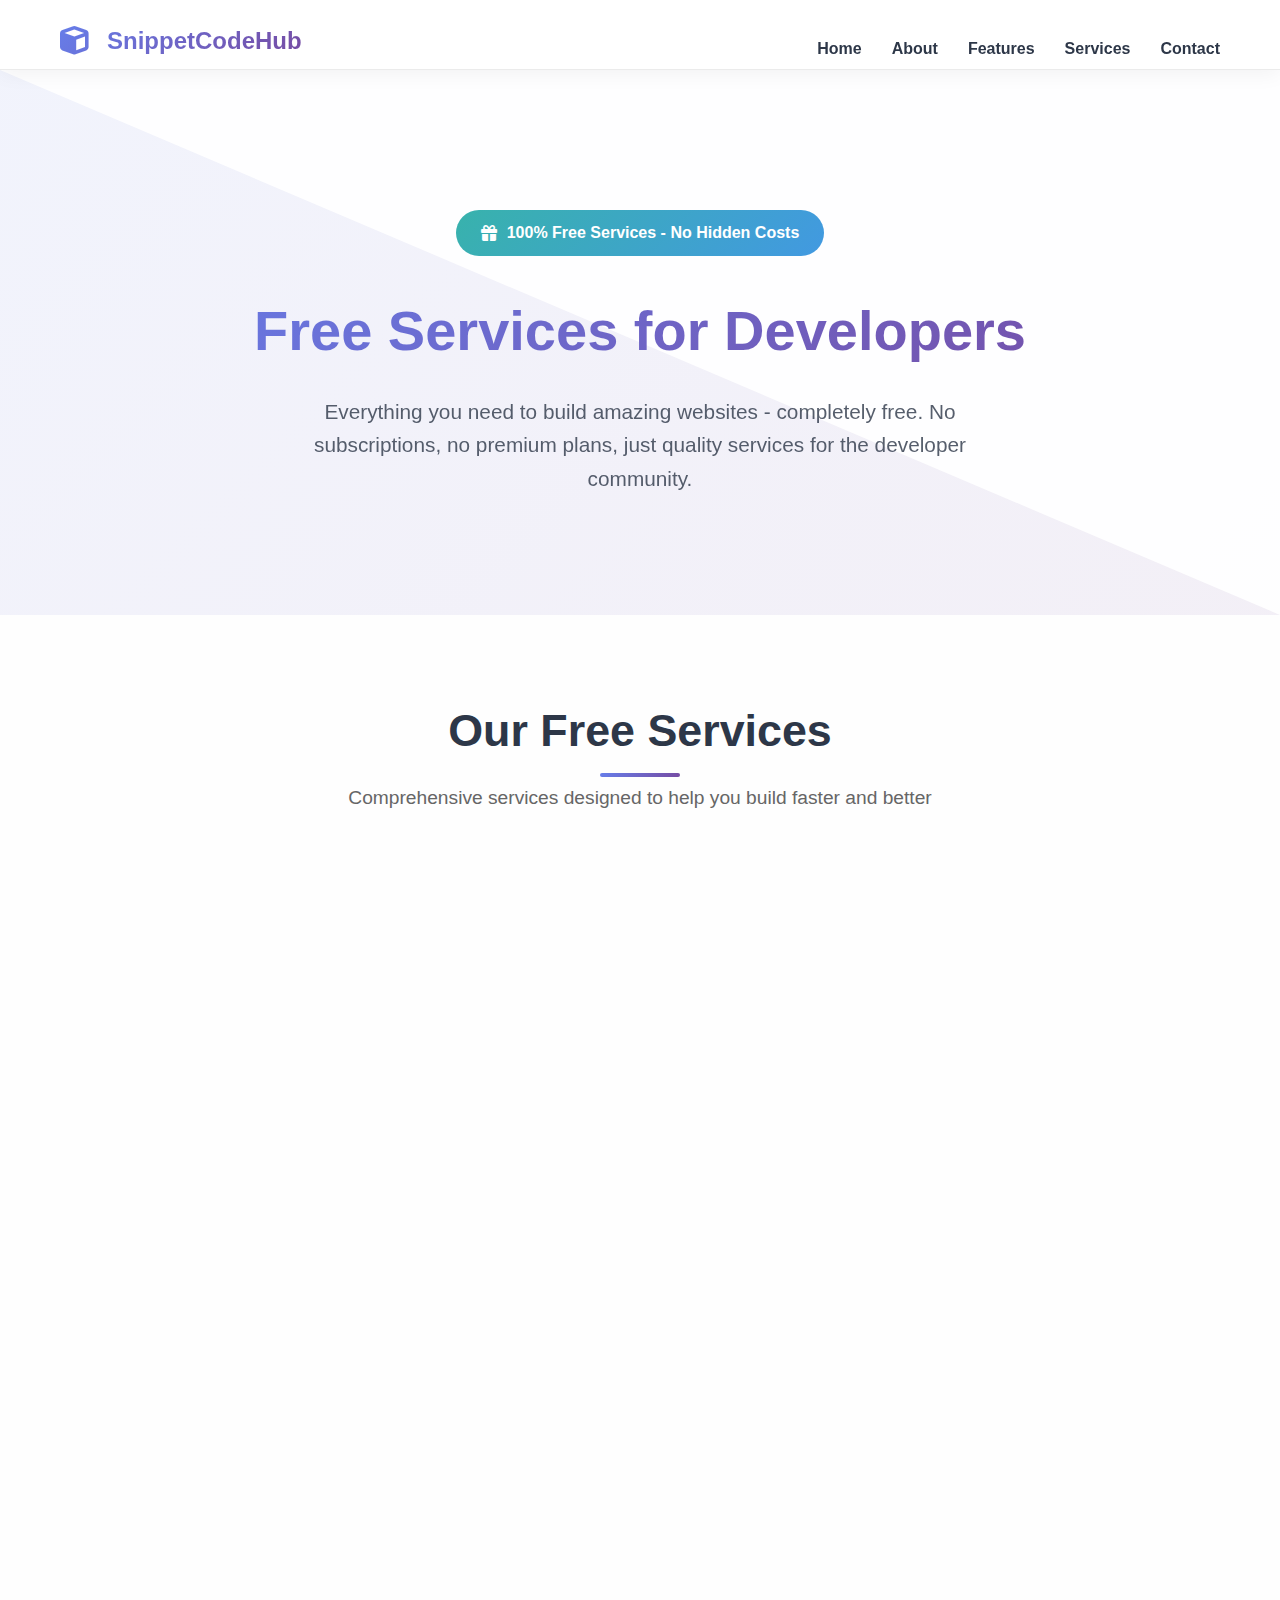
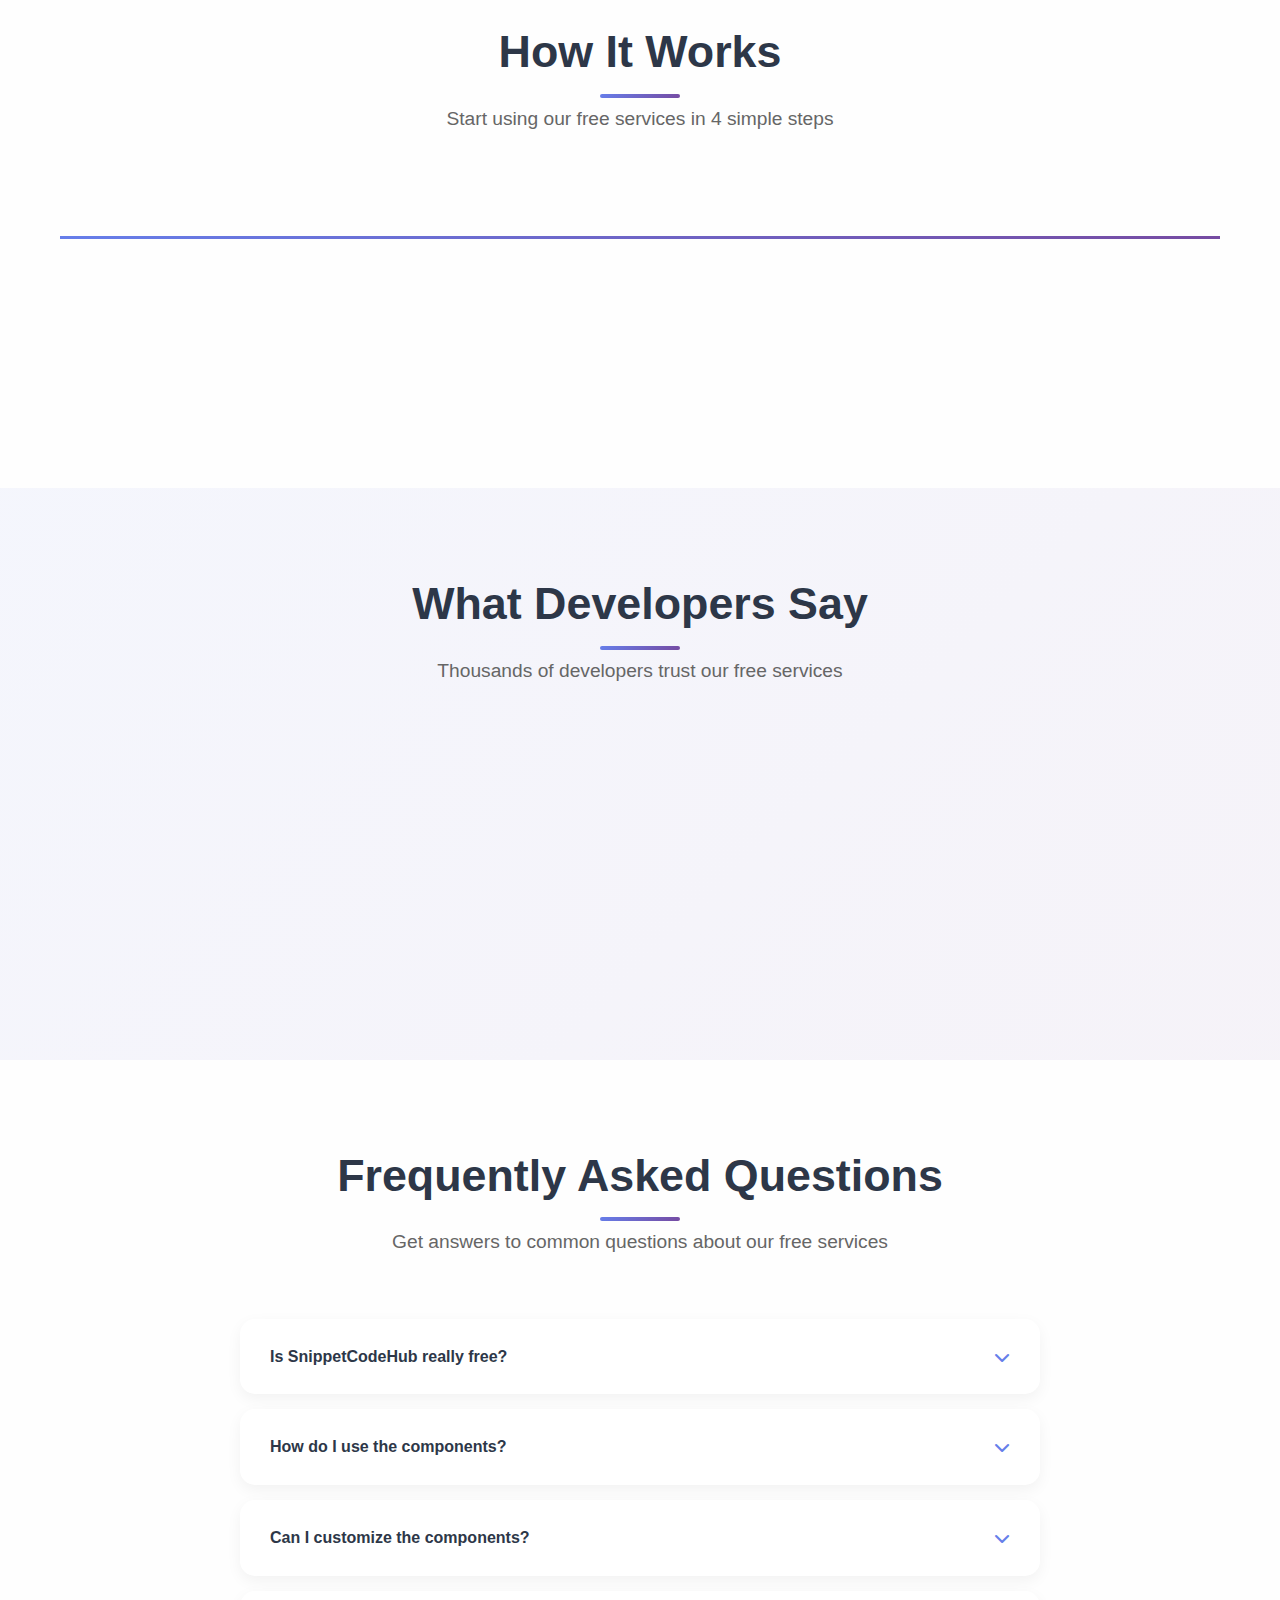
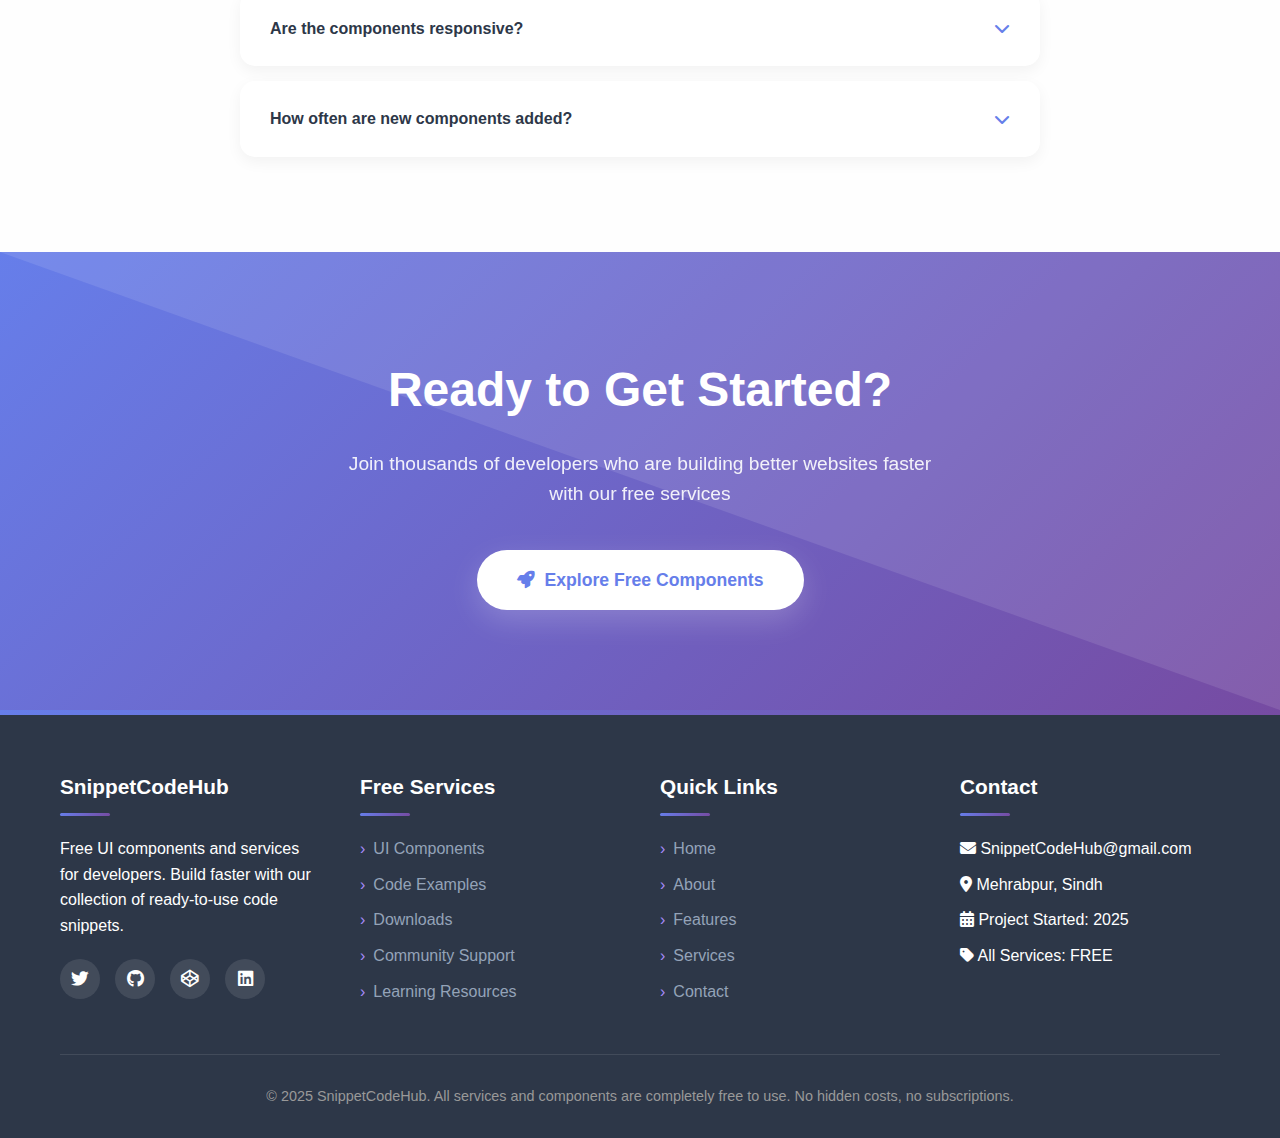
<file: Services.html>
<!DOCTYPE html>
<html lang="en">
<head>
    <meta charset="UTF-8">
    <meta name="viewport" content="width=device-width, initial-scale=1.0">
    <title>Free Services - SnippetCodeHub</title>
    <link rel="stylesheet" href="https://cdnjs.cloudflare.com/ajax/libs/font-awesome/6.4.0/css/all.min.css">
    <link rel="stylesheet" href="style.css">
    <style>
        :root {
            --primary: #667eea;
            --secondary: #764ba2;
            --accent: #f093fb;
            --success: #38b2ac;
            --warning: #f6ad55;
            --danger: #fc8181;
            --dark: #2d3748;
            --light: #f8f9fa;
        }

        * {
            margin: 0;
            padding: 0;
            box-sizing: border-box;
        }

        body {
            font-family: 'Inter', -apple-system, BlinkMacSystemFont, sans-serif;
            background: #fefefe;
            color: var(--dark);
            overflow-x: hidden;
        }

        /* Header */
        header {
            background: rgba(255, 255, 255, 0.98);
            backdrop-filter: blur(10px);
            border-bottom: 1px solid rgba(0, 0, 0, 0.08);
            position: sticky;
            top: 0;
            z-index: 1000;
            box-shadow: 0 4px 20px rgba(0, 0, 0, 0.05);
        }

        .container {
            max-width: 1200px;
            margin: 0 auto;
            padding: 0 20px;
        }

        .header-content {
            display: flex;
            justify-content: space-between;
            align-items: center;
            padding: 20px 0;
        }

        .logo {
            display: flex;
            align-items: center;
            gap: 10px;
            font-size: 1.5rem;
            font-weight: 700;
            color: var(--primary);
            text-decoration: none;
        }

        .logo i {
            font-size: 1.8rem;
        }

        nav ul {
            display: flex;
            gap: 30px;
            list-style: none;
        }

        nav a {
            text-decoration: none;
            color: var(--dark);
            font-weight: 500;
            transition: all 0.3s ease;
            position: relative;
            padding: 5px 0;
        }

        nav a:hover {
            color: var(--primary);
        }

        nav a.active {
            color: var(--primary);
        }

        nav a.active::after {
            content: '';
            position: absolute;
            bottom: 0;
            left: 0;
            width: 100%;
            height: 2px;
            background: linear-gradient(90deg, var(--primary), var(--secondary));
            border-radius: 2px;
        }

        .menu-toggle {
            display: none;
            background: none;
            border: none;
            font-size: 1.5rem;
            cursor: pointer;
            color: var(--dark);
        }

        /* Hero Section */
        .services-hero {
            padding: 140px 0 80px;
            background: linear-gradient(135deg, #667eea15 0%, #764ba215 100%);
            position: relative;
            overflow: hidden;
            text-align: center;
        }

        .services-hero::before {
            content: '';
            position: absolute;
            top: 0;
            left: 0;
            right: 0;
            bottom: 0;
            background: url('data:image/svg+xml,<svg xmlns="http://www.w3.org/2000/svg" viewBox="0 0 100 100" preserveAspectRatio="none"><path d="M0,0 L100,0 L100,100 Z" fill="rgba(255,255,255,0.9)"/></svg>');
            background-size: cover;
        }

        .free-badge {
            display: inline-flex;
            align-items: center;
            gap: 10px;
            background: linear-gradient(135deg, var(--success), #4299e1);
            color: white;
            padding: 10px 25px;
            border-radius: 50px;
            font-size: 1rem;
            font-weight: 600;
            margin-bottom: 30px;
            animation: pulse 2s infinite;
            position: relative;
            z-index: 1;
        }

        @keyframes pulse {
            0%, 100% { transform: scale(1); }
            50% { transform: scale(1.05); }
        }

        .hero-title {
            font-size: 3.5rem;
            font-weight: 800;
            margin-bottom: 20px;
            background: linear-gradient(135deg, var(--primary), var(--secondary));
            -webkit-background-clip: text;
            -webkit-text-fill-color: transparent;
            position: relative;
            z-index: 1;
        }

        .hero-subtitle {
            font-size: 1.3rem;
            color: var(--dark);
            opacity: 0.8;
            max-width: 700px;
            margin: 0 auto 40px;
            position: relative;
            z-index: 1;
            line-height: 1.6;
        }

        /* Services Grid */
        .services-grid {
            padding: 80px 0;
        }

        .section-title {
            text-align: center;
            margin-bottom: 60px;
            position: relative;
        }

        .section-title h2 {
            font-size: 2.8rem;
            margin-bottom: 15px;
            color: var(--dark);
        }

        .section-title p {
            font-size: 1.2rem;
            color: #666;
            max-width: 600px;
            margin: 0 auto;
        }

        .services-container {
            display: grid;
            grid-template-columns: repeat(auto-fit, minmax(350px, 1fr));
            gap: 40px;
            margin-top: 40px;
        }

        .service-card {
            background: white;
            border-radius: 20px;
            padding: 40px;
            box-shadow: 0 15px 40px rgba(0, 0, 0, 0.08);
            transition: all 0.4s cubic-bezier(0.175, 0.885, 0.32, 1.275);
            border: 2px solid transparent;
            position: relative;
            overflow: hidden;
        }

        .service-card:hover {
            transform: translateY(-15px) scale(1.02);
            box-shadow: 0 25px 60px rgba(0, 0, 0, 0.15);
            border-color: var(--primary);
        }

        .service-icon {
            width: 80px;
            height: 80px;
            background: linear-gradient(135deg, var(--primary), var(--secondary));
            border-radius: 20px;
            display: flex;
            align-items: center;
            justify-content: center;
            color: white;
            font-size: 2.2rem;
            margin-bottom: 25px;
            transition: transform 0.4s ease;
        }

        .service-card:hover .service-icon {
            transform: rotate(360deg) scale(1.1);
        }

        .service-header {
            display: flex;
            justify-content: space-between;
            align-items: center;
            margin-bottom: 20px;
        }

        .service-header h3 {
            font-size: 1.5rem;
            color: var(--dark);
        }

        .free-tag {
            background: rgba(56, 178, 172, 0.1);
            color: var(--success);
            padding: 5px 15px;
            border-radius: 50px;
            font-size: 0.9rem;
            font-weight: 600;
        }

        .service-description {
            color: #666;
            line-height: 1.7;
            margin-bottom: 25px;
        }

        .service-features {
            list-style: none;
            margin-bottom: 30px;
        }

        .service-features li {
            display: flex;
            align-items: center;
            gap: 10px;
            margin-bottom: 10px;
            color: #555;
        }

        .service-features li i {
            color: var(--success);
            font-size: 0.9rem;
        }

        .service-action {
            margin-top: 25px;
            padding-top: 25px;
            border-top: 1px solid rgba(0, 0, 0, 0.1);
        }

        .btn-service {
            display: inline-flex;
            align-items: center;
            gap: 10px;
            padding: 12px 25px;
            background: linear-gradient(135deg, var(--primary), var(--secondary));
            color: white;
            text-decoration: none;
            border-radius: 50px;
            font-weight: 600;
            transition: all 0.3s ease;
        }

        .btn-service:hover {
            transform: translateY(-3px);
            box-shadow: 0 10px 20px rgba(102, 126, 234, 0.3);
        }

        /* Component Services */
        .component-services {
            padding: 80px 0;
            background: linear-gradient(135deg, #f5f7fa 0%, #e4edf5 100%);
        }

        .component-grid {
            display: grid;
            grid-template-columns: repeat(auto-fit, minmax(300px, 1fr));
            gap: 30px;
            margin-top: 50px;
        }

        .component-card {
            background: white;
            border-radius: 15px;
            padding: 30px;
            box-shadow: 0 10px 30px rgba(0, 0, 0, 0.05);
            transition: all 0.3s ease;
            position: relative;
            overflow: hidden;
        }

        .component-card::before {
            content: '';
            position: absolute;
            top: 0;
            left: 0;
            width: 5px;
            height: 100%;
            background: linear-gradient(180deg, var(--primary), var(--secondary));
        }

        .component-card:hover {
            transform: translateY(-10px);
            box-shadow: 0 20px 40px rgba(0, 0, 0, 0.1);
        }

        .component-icon {
            width: 60px;
            height: 60px;
            border-radius: 15px;
            display: flex;
            align-items: center;
            justify-content: center;
            color: white;
            font-size: 1.8rem;
            margin-bottom: 20px;
        }

        .nav-bg { background: linear-gradient(135deg, #667eea, #764ba2); }
        .footer-bg { background: linear-gradient(135deg, #f093fb, #f5576c); }
        .table-bg { background: linear-gradient(135deg, #4fd1c7, #38b2ac); }
        .button-bg { background: linear-gradient(135deg, #f6ad55, #ed8936); }
        .checkbox-bg { background: linear-gradient(135deg, #fc8181, #f56565); }
        .loader-bg { background: linear-gradient(135deg, #a78bfa, #8b5cf6); }

        .component-stats {
            display: flex;
            justify-content: space-between;
            margin-top: 20px;
            padding-top: 20px;
            border-top: 1px solid rgba(0, 0, 0, 0.1);
        }

        .stat {
            text-align: center;
        }

        .stat .number {
            font-size: 1.5rem;
            font-weight: 700;
            color: var(--primary);
        }

        .stat .label {
            font-size: 0.85rem;
            color: #666;
        }

        /* How It Works */
        .how-it-works {
            padding: 80px 0;
        }

        .steps-container {
            display: flex;
            justify-content: space-between;
            margin-top: 60px;
            position: relative;
        }

        .steps-container::before {
            content: '';
            position: absolute;
            top: 40px;
            left: 0;
            right: 0;
            height: 3px;
            background: linear-gradient(90deg, var(--primary), var(--secondary));
            z-index: 1;
        }

        .step {
            text-align: center;
            position: relative;
            z-index: 2;
            flex: 1;
        }

        .step-number {
            width: 80px;
            height: 80px;
            background: white;
            border: 3px solid var(--primary);
            border-radius: 50%;
            display: flex;
            align-items: center;
            justify-content: center;
            font-size: 1.8rem;
            font-weight: 700;
            color: var(--primary);
            margin: 0 auto 20px;
            transition: all 0.3s ease;
        }

        .step:hover .step-number {
            background: var(--primary);
            color: white;
            transform: scale(1.1);
        }

        .step-content {
            padding: 0 15px;
        }

        .step-content h4 {
            margin-bottom: 10px;
            color: var(--dark);
        }

        /* Testimonials */
        .testimonials {
            padding: 80px 0;
            background: linear-gradient(135deg, #667eea10 0%, #764ba210 100%);
        }

        .testimonial-grid {
            display: grid;
            grid-template-columns: repeat(auto-fit, minmax(300px, 1fr));
            gap: 30px;
            margin-top: 50px;
        }

        .testimonial-card {
            background: white;
            border-radius: 15px;
            padding: 30px;
            box-shadow: 0 10px 30px rgba(0, 0, 0, 0.05);
            position: relative;
        }

        .testimonial-card::before {
            content: '"';
            position: absolute;
            top: 20px;
            right: 20px;
            font-size: 4rem;
            color: rgba(102, 126, 234, 0.1);
            font-family: serif;
        }

        .testimonial-text {
            color: #555;
            line-height: 1.6;
            margin-bottom: 20px;
            font-style: italic;
        }

        .testimonial-author {
            display: flex;
            align-items: center;
            gap: 15px;
        }

        .author-avatar {
            width: 50px;
            height: 50px;
            background: linear-gradient(135deg, var(--primary), var(--secondary));
            border-radius: 50%;
            display: flex;
            align-items: center;
            justify-content: center;
            color: white;
            font-weight: 600;
        }

        .author-info h5 {
            color: var(--dark);
            margin-bottom: 5px;
        }

        .author-info p {
            color: #666;
            font-size: 0.9rem;
        }

        /* FAQ Section */
        .faq-section {
            padding: 80px 0;
        }

        .faq-container {
            max-width: 800px;
            margin: 50px auto 0;
        }

        .faq-item {
            background: white;
            border-radius: 15px;
            margin-bottom: 15px;
            box-shadow: 0 5px 15px rgba(0, 0, 0, 0.05);
            overflow: hidden;
            transition: all 0.3s ease;
        }

        .faq-item:hover {
            box-shadow: 0 10px 25px rgba(0, 0, 0, 0.1);
        }

        .faq-question {
            padding: 25px 30px;
            display: flex;
            justify-content: space-between;
            align-items: center;
            cursor: pointer;
            font-weight: 600;
            color: var(--dark);
        }

        .faq-question i {
            transition: transform 0.3s ease;
            color: var(--primary);
        }

        .faq-item.active .faq-question i {
            transform: rotate(180deg);
        }

        .faq-answer {
            padding: 0 30px;
            max-height: 0;
            overflow: hidden;
            transition: all 0.3s ease;
            color: #666;
            line-height: 1.6;
        }

        .faq-item.active .faq-answer {
            padding: 0 30px 25px;
            max-height: 500px;
        }

        /* CTA Section */
        .services-cta {
            padding: 100px 0;
            text-align: center;
            background: linear-gradient(135deg, var(--primary), var(--secondary));
            color: white;
            position: relative;
            overflow: hidden;
        }

        .services-cta::before {
            content: '';
            position: absolute;
            top: 0;
            left: 0;
            right: 0;
            bottom: 0;
            background: url('data:image/svg+xml,<svg xmlns="http://www.w3.org/2000/svg" viewBox="0 0 100 100" preserveAspectRatio="none"><path d="M0,0 L100,0 L100,100 Z" fill="rgba(255,255,255,0.1)"/></svg>');
            background-size: cover;
        }

        .cta-title {
            font-size: 3rem;
            margin-bottom: 20px;
            position: relative;
            z-index: 1;
        }

        .cta-subtitle {
            font-size: 1.2rem;
            opacity: 0.9;
            max-width: 600px;
            margin: 0 auto 40px;
            position: relative;
            z-index: 1;
        }

        .cta-buttons {
            display: flex;
            gap: 20px;
            justify-content: center;
            position: relative;
            z-index: 1;
        }

        .btn {
            padding: 16px 40px;
            border-radius: 50px;
            font-weight: 600;
            font-size: 1.1rem;
            text-decoration: none;
            transition: all 0.3s ease;
            display: inline-flex;
            align-items: center;
            gap: 10px;
            cursor: pointer;
            border: none;
        }

        .btn-primary {
            background: white;
            color: var(--primary);
            box-shadow: 0 10px 30px rgba(255, 255, 255, 0.2);
        }

        .btn-primary:hover {
            transform: translateY(-5px) scale(1.05);
            box-shadow: 0 15px 40px rgba(255, 255, 255, 0.3);
        }

        .btn-secondary {
            background: rgba(255, 255, 255, 0.1);
            color: white;
            backdrop-filter: blur(10px);
            border: 2px solid rgba(255, 255, 255, 0.2);
        }

        .btn-secondary:hover {
            background: white;
            color: var(--primary);
            transform: translateY(-5px);
        }

        /* Footer */
        footer {
            background: var(--dark);
            color: white;
            padding: 60px 0 30px;
        }

        .footer-content {
            display: grid;
            grid-template-columns: repeat(auto-fit, minmax(250px, 1fr));
            gap: 40px;
            margin-bottom: 40px;
        }

        .footer-column h4 {
            font-size: 1.3rem;
            margin-bottom: 20px;
            color: white;
        }

        .footer-column ul {
            list-style: none;
        }

        .footer-column ul li {
            margin-bottom: 10px;
        }

        .footer-column a {
            color: #ccc;
            text-decoration: none;
            transition: color 0.3s ease;
        }

        .footer-column a:hover {
            color: white;
        }

        .social-links {
            display: flex;
            gap: 15px;
            margin-top: 20px;
        }

        .social-links a {
            width: 40px;
            height: 40px;
            border-radius: 50%;
            background: rgba(255, 255, 255, 0.1);
            display: flex;
            align-items: center;
            justify-content: center;
            color: white;
            text-decoration: none;
            transition: all 0.3s ease;
        }

        .social-links a:hover {
            background: var(--primary);
            transform: translateY(-3px);
        }

        .copyright {
            text-align: center;
            padding-top: 30px;
            border-top: 1px solid rgba(255, 255, 255, 0.1);
            color: #999;
            font-size: 0.9rem;
        }

        /* Responsive */
        @media (max-width: 992px) {
            .hero-title {
                font-size: 2.8rem;
            }
            
            .steps-container {
                flex-direction: column;
                gap: 40px;
            }
            
            .steps-container::before {
                width: 3px;
                height: 100%;
                top: 0;
                left: 40px;
            }
            
            .step {
                display: flex;
                align-items: center;
                gap: 30px;
                text-align: left;
            }
            
            .step-number {
                flex-shrink: 0;
                margin: 0;
            }
        }

        @media (max-width: 768px) {
            .menu-toggle {
                display: block;
            }
            
            nav {
                position: fixed;
                top: 80px;
                left: 0;
                right: 0;
                background: white;
                padding: 20px;
                box-shadow: 0 10px 30px rgba(0, 0, 0, 0.1);
                display: none;
            }
            
            nav.show {
                display: block;
            }
            
            nav ul {
                flex-direction: column;
                gap: 15px;
            }
            
            .hero-title {
                font-size: 2.2rem;
            }
            
            .cta-buttons {
                flex-direction: column;
                align-items: center;
            }
            
            .btn {
                width: 100%;
                justify-content: center;
                max-width: 300px;
            }
            
            .services-container {
                grid-template-columns: 1fr;
            }
        }
    </style>
</head>
<body>
    <!-- Header -->
    <header>
        <div class="container">
            <div class="header-content">
                <div class="logo">
                    <i class="fas fa-cube"></i>
                    SnippetCodeHub
                </div>
                <button class="menu-toggle">
                    <span></span>
                    <span></span>
                    <span></span>
                </button>
                <nav>
                    <ul>
                        <li><a href="index.html">Home</a></li>
                        <li><a href="About.html">About</a></li>
                        <li><a href="Features.html">Features</a></li>
                        <li><a href="Services.html">Services</a></li>
                        <li><a href="Contact.html">Contact</a></li>
                    </ul>
                </nav>
            </div>
        </div>
    </header>

    <!-- Hero Section -->
    <section class="services-hero">
        <div class="container">
            <div class="free-badge">
                <i class="fas fa-gift"></i>
                100% Free Services - No Hidden Costs
            </div>
            <h1 class="hero-title">Free Services for Developers</h1>
            <p class="hero-subtitle">
                Everything you need to build amazing websites - completely free. No subscriptions, 
                no premium plans, just quality services for the developer community.
            </p>
        </div>
    </section>

    <!-- Services Grid -->
    <section class="services-grid">
        <div class="container">
            <div class="section-title">
                <h2>Our Free Services</h2>
                <p>Comprehensive services designed to help you build faster and better</p>
            </div>
            
            <div class="services-container">
                <!-- Service 1 -->
                <div class="service-card">
                    <div class="service-icon">
                        <i class="fas fa-code"></i>
                    </div>
                    <div class="service-header">
                        <h3>Free UI Components</h3>
                        <span class="free-tag">FREE</span>
                    </div>
                    <div class="service-description">
                        Access 500+ ready-to-use UI components including navigation bars, footers, 
                        tables, buttons, and more. All components are production-ready.
                    </div>
                    <ul class="service-features">
                        <li><i class="fas fa-check"></i> 500+ Components</li>
                        <li><i class="fas fa-check"></i> Copy-Paste Ready</li>
                        <li><i class="fas fa-check"></i> 100% Responsive</li>
                        <li><i class="fas fa-check"></i> 100% Free</li>
                    </ul>
                    <!-- <div class="service-action">
                        <a href="index.html" class="btn-service">
                            <i class="fas fa-rocket"></i>
                            Explore Components
                        </a>
                    </div> -->
                </div>

                <!-- Service 2 -->
                <div class="service-card">
                    <div class="service-icon">
                        <i class="fas fa-file-code"></i>
                    </div>
                    <div class="service-header">
                        <h3>Code Examples</h3>
                        <span class="free-tag">FREE</span>
                    </div>
                    <div class="service-description">
                        Learn from real-world code examples. Each component includes detailed 
                        documentation and implementation guides for easy integration.
                    </div>
                    <ul class="service-features">
                        <li><i class="fas fa-check"></i> Live Demos</li>
                        <li><i class="fas fa-check"></i> Documentation</li>
                        <li><i class="fas fa-check"></i> Implementation Guides</li>
                        <li><i class="fas fa-check"></i> Best Practices</li>
                    </ul>
                    <!-- <div class="service-action">
                        <a href="#" class="btn-service">
                            <i class="fas fa-book"></i>
                            View Documentation
                        </a>
                    </div> -->
                </div>

                <!-- Service 3 -->
                <div class="service-card">
                    <div class="service-icon">
                        <i class="fas fa-download"></i>
                    </div>
                    <div class="service-header">
                        <h3>Instant Downloads</h3>
                        <span class="free-tag">FREE</span>
                    </div>
                    <div class="service-description">
                        Download any component instantly. No registration required, no email 
                        collection, just direct downloads for immediate use.
                    </div>
                    <ul class="service-features">
                        <li><i class="fas fa-check"></i> No Registration</li>
                        <li><i class="fas fa-check"></i> Easy to Use</li>
                        <li><i class="fas fa-check"></i> All Templates Free</li>
                        <li><i class="fas fa-check"></i> No Limits</li>
                    </ul>
                    <!-- <div class="service-action">
                        <a href="#" class="btn-service">
                            <i class="fas fa-download"></i>
                            Start Downloading
                        </a>
                    </div> -->
                </div>

                <!-- Service 4 -->
                <!-- <div class="service-card">
                    <div class="service-icon">
                        <i class="fas fa-users"></i>
                    </div>
                    <div class="service-header">
                        <h3>Community Support</h3>
                        <span class="free-tag">FREE</span>
                    </div>
                    <div class="service-description">
                        Get help from our growing community. Share ideas, ask questions, and 
                        collaborate with developers worldwide.
                    </div>
                    <ul class="service-features">
                        <li><i class="fas fa-check"></i> Community Forum</li>
                        <li><i class="fas fa-check"></i> GitHub Discussions</li>
                        <li><i class="fas fa-check"></i> Code Reviews</li>
                        <li><i class="fas fa-check"></i> Collaboration</li>
                    </ul>
                    <div class="service-action">
                        <a href="#" class="btn-service">
                            <i class="fas fa-comments"></i>
                            Join Community
                        </a>
                    </div>
                </div> -->

                <!-- Service 5 -->
                <!-- <div class="service-card">
                    <div class="service-icon">
                        <i class="fas fa-sync-alt"></i>
                    </div>
                    <div class="service-header">
                        <h3>Regular Updates</h3>
                        <span class="free-tag">FREE</span>
                    </div>
                    <div class="service-description">
                        Stay updated with the latest web trends. New components added weekly, 
                        existing components improved based on feedback.
                    </div>
                    <ul class="service-features">
                        <li><i class="fas fa-check"></i> Weekly Updates</li>
                        <li><i class="fas fa-check"></i> New Components</li>
                        <li><i class="fas fa-check"></i> Bug Fixes</li>
                        <li><i class="fas fa-check"></i> Performance Improvements</li>
                    </ul>
                    <div class="service-action">
                        <a href="#" class="btn-service">
                            <i class="fas fa-bell"></i>
                            View Changelog
                        </a>
                    </div>
                </div> -->

                <!-- Service 6 -->
                <!-- <div class="service-card">
                    <div class="service-icon">
                        <i class="fas fa-graduation-cap"></i>
                    </div>
                    <div class="service-header">
                        <h3>Learning Resources</h3>
                        <span class="free-tag">FREE</span>
                    </div>
                    <div class="service-description">
                        Improve your skills with free tutorials, articles, and guides on modern 
                        web development techniques and best practices.
                    </div>
                    <ul class="service-features">
                        <li><i class="fas fa-check"></i> Tutorials</li>
                        <li><i class="fas fa-check"></i> Blog Articles</li>
                        <li><i class="fas fa-check"></i> Video Guides</li>
                        <li><i class="fas fa-check"></i> Code Snippets</li>
                    </ul>
                    <div class="service-action">
                        <a href="#" class="btn-service">
                            <i class="fas fa-book-open"></i>
                            Start Learning
                        </a>
                    </div>
                </div> -->
            </div>
        </div>
    </section>

    <!-- Component Services -->
    <!-- <section class="component-services">
        <div class="container">
            <div class="section-title">
                <h2>Component Categories</h2>
                <p>Specialized services for each component type</p>
            </div>
            
            <div class="component-grid">
                <div class="component-card">
                    <div class="component-icon nav-bg">
                        <i class="fas fa-bars"></i>
                    </div>
                    <h3>Navigation Bars</h3>
                    <p>99+ responsive navigation templates with mobile menus and animations.</p>
                    <div class="component-stats">
                        <div class="stat">
                            <div class="number">99+</div>
                            <div class="label"></div>
                        </div>
                        <div class="stat">
                            <div class="number">15</div>
                            <div class="label">Menu Typee</div>
                        </div>
                    </div>
                </div>

                <div class="component-card">
                    <div class="component-icon footer-bg">
                        <i class="fas fa-window-minimize"></i>
                    </div>
                    <h3>Footers</h3>
                    <p>70+ modern footer designs with social integration and newsletter forms.</p>
                    <div class="component-stats">
                        <div class="stat">
                            <div class="number">70+</div>
                            <div class="label"></div>
                        </div>
                        <div class="stat">
                            <div class="number">8</div>
                            <div class="label">Layouts</div>
                        </div>
                    </div>
                </div>

                <div class="component-card">
                    <div class="component-icon table-bg">
                        <i class="fas fa-table"></i>
                    </div>
                    <h3>Tables</h3>
                    <p>60+ responsive table designs with sorting and filtering capabilities.</p>
                    <div class="component-stats">
                        <div class="stat">
                            <div class="number">60+</div>
                            <div class="label"></div>
                        </div>
                        <div class="stat">
                            <div class="number">6</div>
                            <div class="label">Table Types</div>
                        </div>
                    </div>
                </div>

                <div class="component-card">
                    <div class="component-icon button-bg">
                        <i class="fas fa-square"></i>
                    </div>
                    <h3>Buttons</h3>
                    <p>130+ animated button designs with hover effects and loading states.</p>
                    <div class="component-stats">
                        <div class="stat">
                            <div class="number">130+</div>
                            <div class="label"></div>
                        </div>
                        <div class="stat">
                            <div class="number">12</div>
                            <div class="label">Animations</div>
                        </div>
                    </div>
                </div>

                <div class="component-card">
                    <div class="component-icon checkbox-bg">
                        <i class="fas fa-check-square"></i>
                    </div>
                    <h3>Checkboxes</h3>
                    <p>115+ custom checkbox designs with toggle switches and radio buttons.</p>
                    <div class="component-stats">
                        <div class="stat">
                            <div class="number">115+</div>
                            <div class="label"></div>
                        </div>
                        <div class="stat">
                            <div class="number">7</div>
                            <div class="label">Variations</div>
                        </div>
                    </div>
                </div>

                <div class="component-card">
                    <div class="component-icon loader-bg">
                        <i class="fas fa-spinner"></i>
                    </div>
                    <h3>Loaders</h3>
                    <p>100+ creative loading animations including spinners and progress bars.</p>
                    <div class="component-stats">
                        <div class="stat">
                            <div class="number">100+</div>
                            <div class="label"></div>
                        </div>
                        <div class="stat">
                            <div class="number">9</div>
                            <div class="label">Styles</div>
                        </div>
                    </div>
                </div>
            </div>
        </div>
    </section> -->

    <!-- How It Works -->
    <section class="how-it-works">
        <div class="container">
            <div class="section-title">
                <h2>How It Works</h2>
                <p>Start using our free services in 4 simple steps</p>
            </div>
            
            <div class="steps-container">
                <div class="step">
                    <div class="step-number">1</div>
                    <div class="step-content">
                        <h4>Browse Components</h4>
                        <p>Explore our collection of 500+ UI components across 6 categories.</p>
                    </div>
                </div>
                
                <div class="step">
                    <div class="step-number">2</div>
                    <div class="step-content">
                        <h4>Copy Code</h4>
                        <p>Click on any component and copy the ready-to-use HTML, CSS, and JS code.</p>
                    </div>
                </div>
                
                <div class="step">
                    <div class="step-number">3</div>
                    <div class="step-content">
                        <h4>Paste & Customize</h4>
                        <p>Paste the code into your project and customize it to fit your design.</p>
                    </div>
                </div>
                
                <div class="step">
                    <div class="step-number">4</div>
                    <div class="step-content">
                        <h4>Save Time</h4>
                        <p>Focus on building unique features while we handle the UI components.</p>
                    </div>
                </div>
            </div>
        </div>
    </section>

    <!-- Testimonials -->
    <section class="testimonials">
        <div class="container">
            <div class="section-title">
                <h2>What Developers Say</h2>
                <p>Thousands of developers trust our free services</p>
            </div>
            
            <div class="testimonial-grid">
                <div class="testimonial-card">
                    <div class="testimonial-text">
                        "SnippetCodeHub saved me hours of development time. The components are 
                        well-designed and easy to customize. Best of all, it's completely free!"
                    </div>
                    <div class="testimonial-author">
                        <div class="author-avatar">AJ</div>
                        <div class="author-info">
                            <h5>Alex Johnson</h5>
                            <p>Frontend Developer</p>
                        </div>
                    </div>
                </div>
                
                <div class="testimonial-card">
                    <div class="testimonial-text">
                        "As a solo developer, I can't afford expensive UI libraries. SnippetCodeHub 
                        provides professional components for free. It's a game-changer!"
                    </div>
                    <div class="testimonial-author">
                        <div class="author-avatar">SM</div>
                        <div class="author-info">
                            <h5>Sarah Miller</h5>
                            <p>Freelance Developer</p>
                        </div>
                    </div>
                </div>
                
                <div class="testimonial-card">
                    <div class="testimonial-text">
                        "The quality of components is amazing. Regular updates and responsive 
                        design make this my go-to resource for all projects."
                    </div>
                    <div class="testimonial-author">
                        <div class="author-avatar">MC</div>
                        <div class="author-info">
                            <h5>Michael Chen</h5>
                            <p>UI/UX Designer</p>
                        </div>
                    </div>
                </div>
            </div>
        </div>
    </section>

    <!-- FAQ -->
    <section class="faq-section">
        <div class="container">
            <div class="section-title">
                <h2>Frequently Asked Questions</h2>
                <p>Get answers to common questions about our free services</p>
            </div>
            
            <div class="faq-container">
                <div class="faq-item">
                    <div class="faq-question">
                        Is SnippetCodeHub really free?
                        <i class="fas fa-chevron-down"></i>
                    </div>
                    <div class="faq-answer">
                        Yes! All 500+ components and services are completely free. There are no 
                        hidden charges, premium plans, or subscriptions. We believe in supporting 
                        the developer community.
                    </div>
                </div>
                
                <div class="faq-item">
                    <div class="faq-question">
                        How do I use the components?
                        <i class="fas fa-chevron-down"></i>
                    </div>
                    <div class="faq-answer">
                        Simply browse our components, copy the HTML, CSS, and JavaScript code, 
                        and paste it into your project. No installation or registration required.
                    </div>
                </div>
                
                <div class="faq-item">
                    <div class="faq-question">
                        Can I customize the components?
                        <i class="fas fa-chevron-down"></i>
                    </div>
                    <div class="faq-answer">
                        Absolutely! All components are designed to be easily customizable. You 
                        can modify colors, sizes, animations, and functionality to match your 
                        project requirements.
                    </div>
                </div>
                
                <div class="faq-item">
                    <div class="faq-question">
                        Are the components responsive?
                        <i class="fas fa-chevron-down"></i>
                    </div>
                    <div class="faq-answer">
                        Yes, every component is 100% responsive and works perfectly on mobile, 
                        tablet, and desktop devices. We follow mobile-first design principles.
                    </div>
                </div>
                
                <div class="faq-item">
                    <div class="faq-question">
                        How often are new components added?
                        <i class="fas fa-chevron-down"></i>
                    </div>
                    <div class="faq-answer">
                        We add new components weekly and regularly update existing ones based 
                        on user feedback and the latest web development trends.
                    </div>
                </div>
            </div>
        </div>
    </section>

    <!-- CTA -->
    <section class="services-cta">
        <div class="container">
            <h2 class="cta-title">Ready to Get Started?</h2>
            <p class="cta-subtitle">Join thousands of developers who are building better websites faster with our free services</p>
            <div class="cta-buttons">
                <a href="index.html" class="btn btn-primary">
                    <i class="fas fa-rocket"></i>
                    Explore Free Components
                </a>
                <!-- <a href="#" class="btn btn-secondary">
                    <i class="fas fa-question-circle"></i>
                    Need Help?
                </a> -->
            </div>
        </div>
    </section>

    <!-- Footer -->
    <footer>
        <div class="container">
            <div class="footer-content">
                <div class="footer-column">
                    <h4>SnippetCodeHub</h4>
                    <p>Free UI components and services for developers. Build faster with our collection of ready-to-use code snippets.</p>
                    <div class="social-links">
                        <a href="#"><i class="fab fa-twitter"></i></a>
                        <a href="#"><i class="fab fa-github"></i></a>
                        <a href="#"><i class="fab fa-codepen"></i></a>
                        <a href="#"><i class="fab fa-linkedin"></i></a>
                    </div>
                </div>
                <div class="footer-column">
                    <h4>Free Services</h4>
                    <ul>
                        <li><a href="services.html">UI Components</a></li>
                        <li><a href="services.html">Code Examples</a></li>
                        <li><a href="services.html">Downloads</a></li>
                        <li><a href="services.html">Community Support</a></li>
                        <li><a href="services.html">Learning Resources</a></li>
                    </ul>
                </div>
                <div class="footer-column">
                    <h4>Quick Links</h4>
                    <ul>
                        <li><a href="index.html">Home</a></li>
                        <li><a href="about.html">About</a></li>
                        <li><a href="features.html">Features</a></li>
                        <li><a href="services.html">Services</a></li>
                        <li><a href="#">Contact</a></li>
                    </ul>
                </div>
                <div class="footer-column">
                    <h4>Contact</h4>
                    <ul>
                        <li><i class="fas fa-envelope"></i> SnippetCodeHub@gmail.com</li>
                        <li><i class="fas fa-map-marker-alt"></i> Mehrabpur, Sindh</li>
                        <li><i class="fas fa-calendar-alt"></i> Project Started: 2025</li>
                        <li><i class="fas fa-tag"></i> All Services: FREE</li>
                    </ul>
                </div>
            </div>
            <div class="copyright">
                <p>&copy; 2025 SnippetCodeHub. All services and components are completely free to use. No hidden costs, no subscriptions.</p>
            </div>
        </div>
    </footer>

    <script>
        // Mobile Menu Toggle
        const menuToggle = document.querySelector('.menu-toggle');
        const nav = document.querySelector('nav');
        
        menuToggle.addEventListener('click', () => {
            nav.classList.toggle('show');
            menuToggle.innerHTML = nav.classList.contains('show') 
                ? '<i class="fas fa-times"></i>' 
                : '<i class="fas fa-bars"></i>';
        });

        // Close menu when clicking outside
        document.addEventListener('click', (e) => {
            if (!e.target.closest('nav') && !e.target.closest('.menu-toggle') && nav.classList.contains('show')) {
                nav.classList.remove('show');
                menuToggle.innerHTML = '<i class="fas fa-bars"></i>';
            }
        });

        // FAQ Accordion
        document.querySelectorAll('.faq-question').forEach(question => {
            question.addEventListener('click', () => {
                const item = question.parentElement;
                item.classList.toggle('active');
            });
        });

        // Animate elements on scroll
        const observerOptions = {
            threshold: 0.1,
            rootMargin: '0px 0px -50px 0px'
        };

        const observer = new IntersectionObserver((entries) => {
            entries.forEach(entry => {
                if (entry.isIntersecting) {
                    entry.target.style.opacity = '1';
                    entry.target.style.transform = 'translateY(0)';
                }
            });
        }, observerOptions);

        // Observe all cards and sections
        document.querySelectorAll('.service-card, .component-card, .step, .testimonial-card').forEach(el => {
            el.style.opacity = '0';
            el.style.transform = 'translateY(30px)';
            el.style.transition = 'opacity 0.6s ease, transform 0.6s ease';
            observer.observe(el);
        });

        // Header scroll effect
        window.addEventListener('scroll', () => {
            const header = document.querySelector('header');
            if (window.scrollY > 50) {
                header.style.boxShadow = '0 10px 30px rgba(0, 0, 0, 0.1)';
            } else {
                header.style.boxShadow = '0 4px 20px rgba(0, 0, 0, 0.05)';
            }
        });

        // Animate numbers in stats
        const statNumbers = document.querySelectorAll('.stat .number');
        const statsSection = document.querySelector('.component-services');
        
        const statsObserver = new IntersectionObserver((entries) => {
            entries.forEach(entry => {
                if (entry.isIntersecting) {
                    statNumbers.forEach(stat => {
                        const text = stat.textContent;
                        if (text.includes('+')) {
                            const target = parseInt(text);
                            let current = 0;
                            const increment = target / 50;
                            const timer = setInterval(() => {
                                current += increment;
                                if (current >= target) {
                                    stat.textContent = target + '+';
                                    clearInterval(timer);
                                } else {
                                    stat.textContent = Math.floor(current);
                                }
                            }, 30);
                        }
                    });
                    statsObserver.unobserve(entry.target);
                }
            });
        }, { threshold: 0.5 });

        if (statsSection) {
            statsObserver.observe(statsSection);
        }

        // Step hover effects
        document.querySelectorAll('.step').forEach(step => {
            step.addEventListener('mouseenter', function() {
                this.style.transform = 'scale(1.05)';
            });
            
            step.addEventListener('mouseleave', function() {
                this.style.transform = 'scale(1)';
            });
        });
    </script>
</body>
</html>
</file>
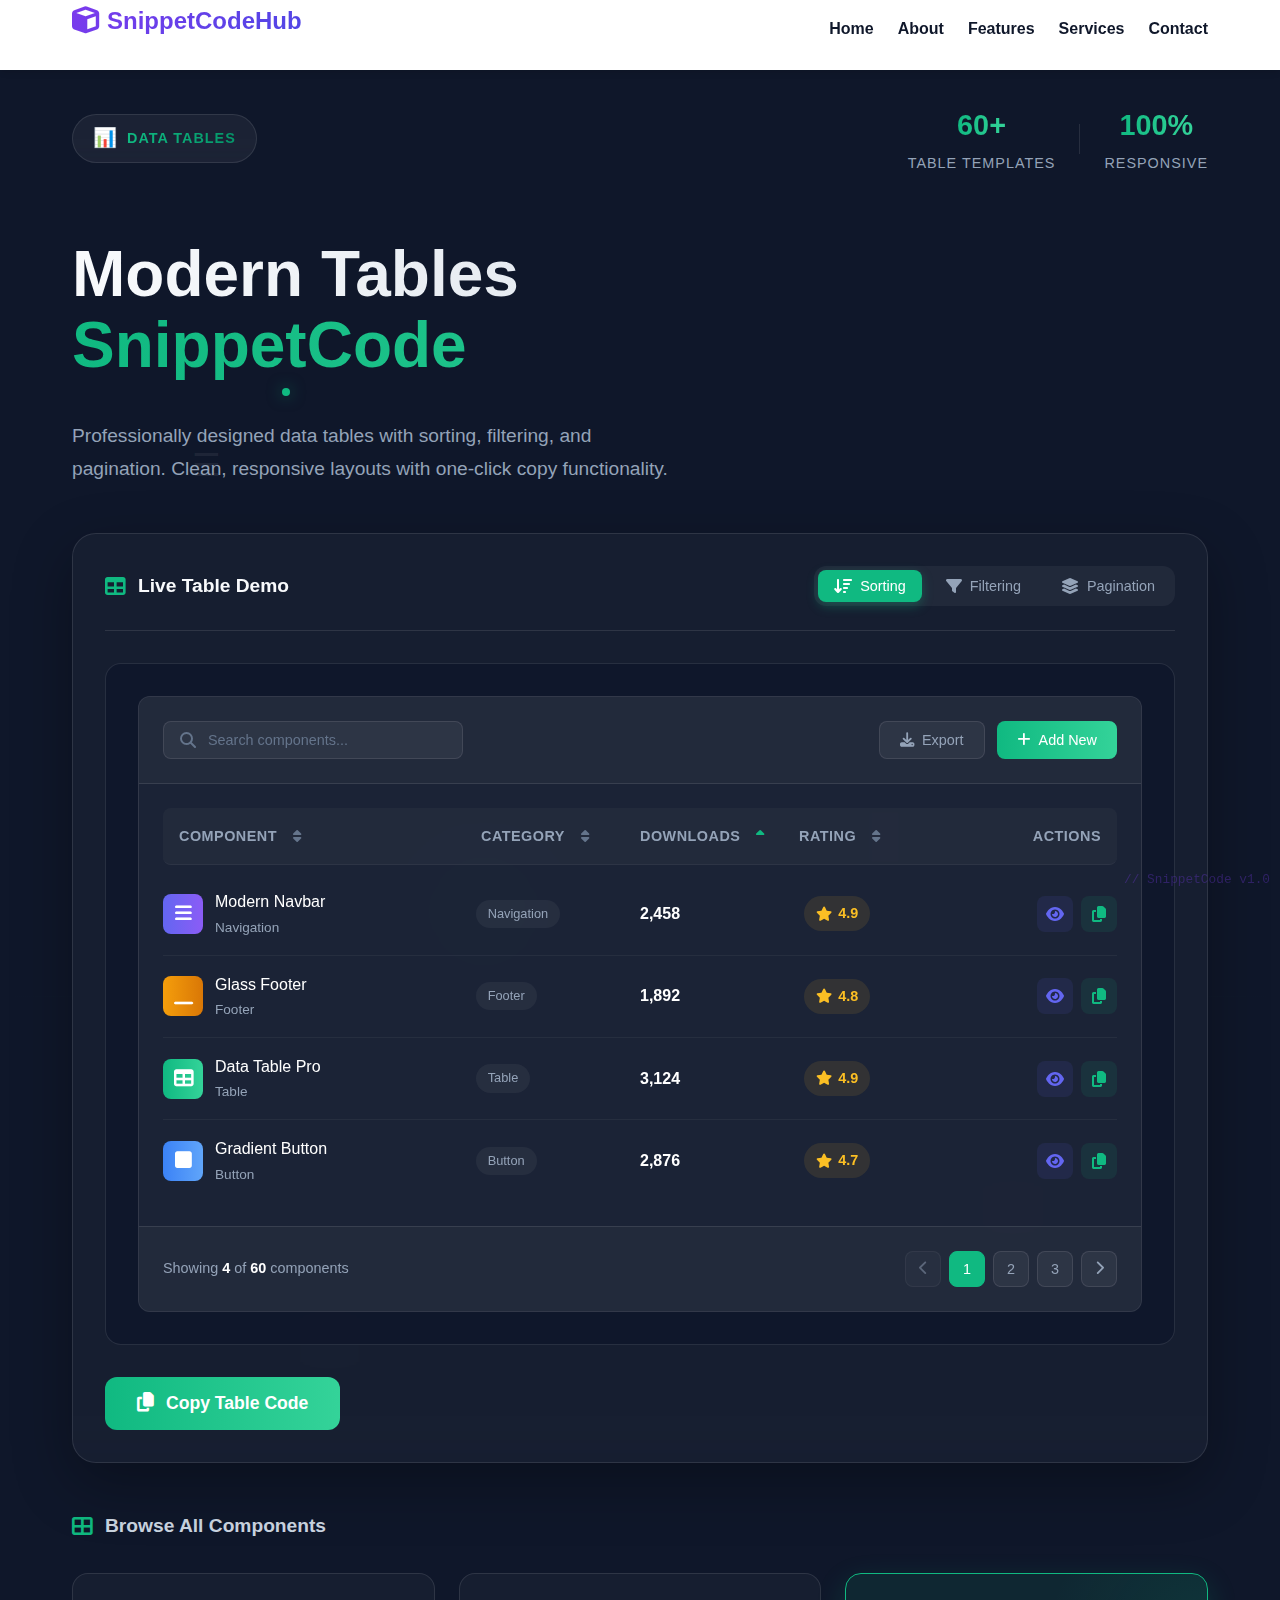
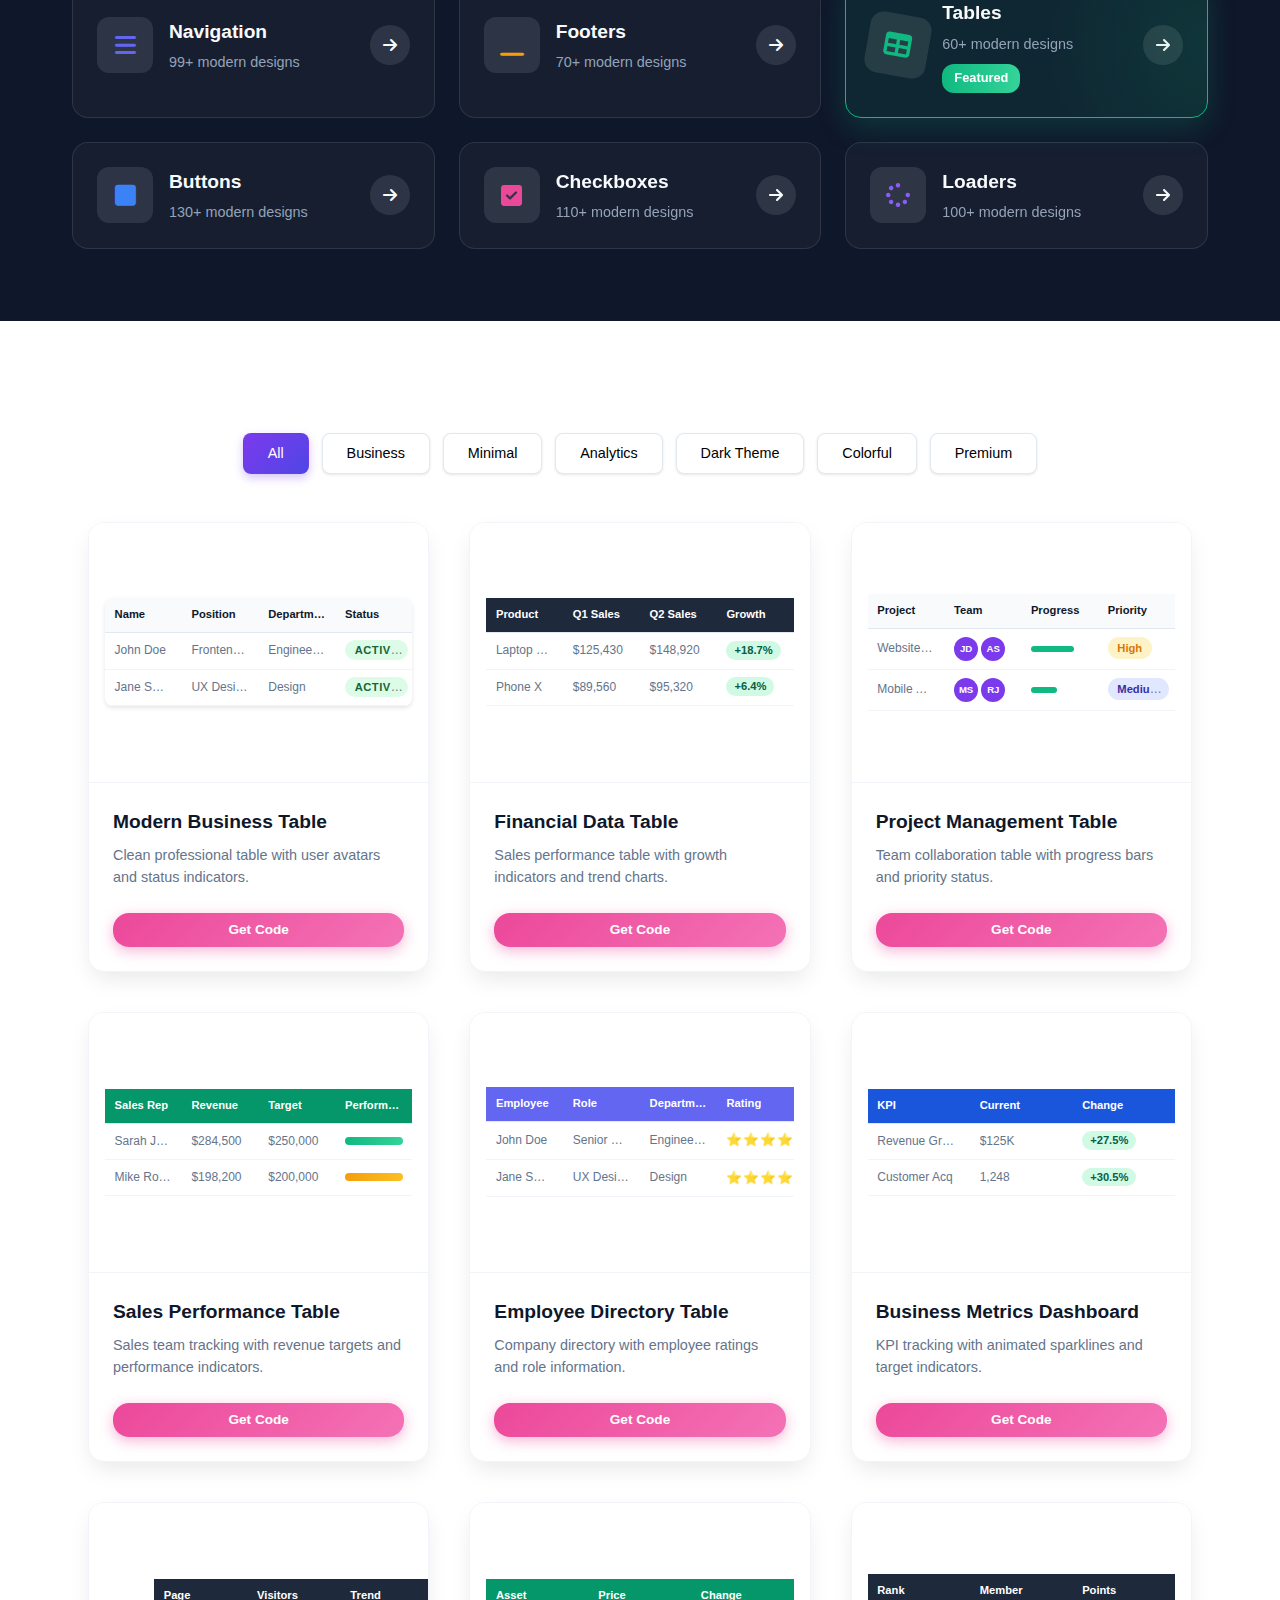
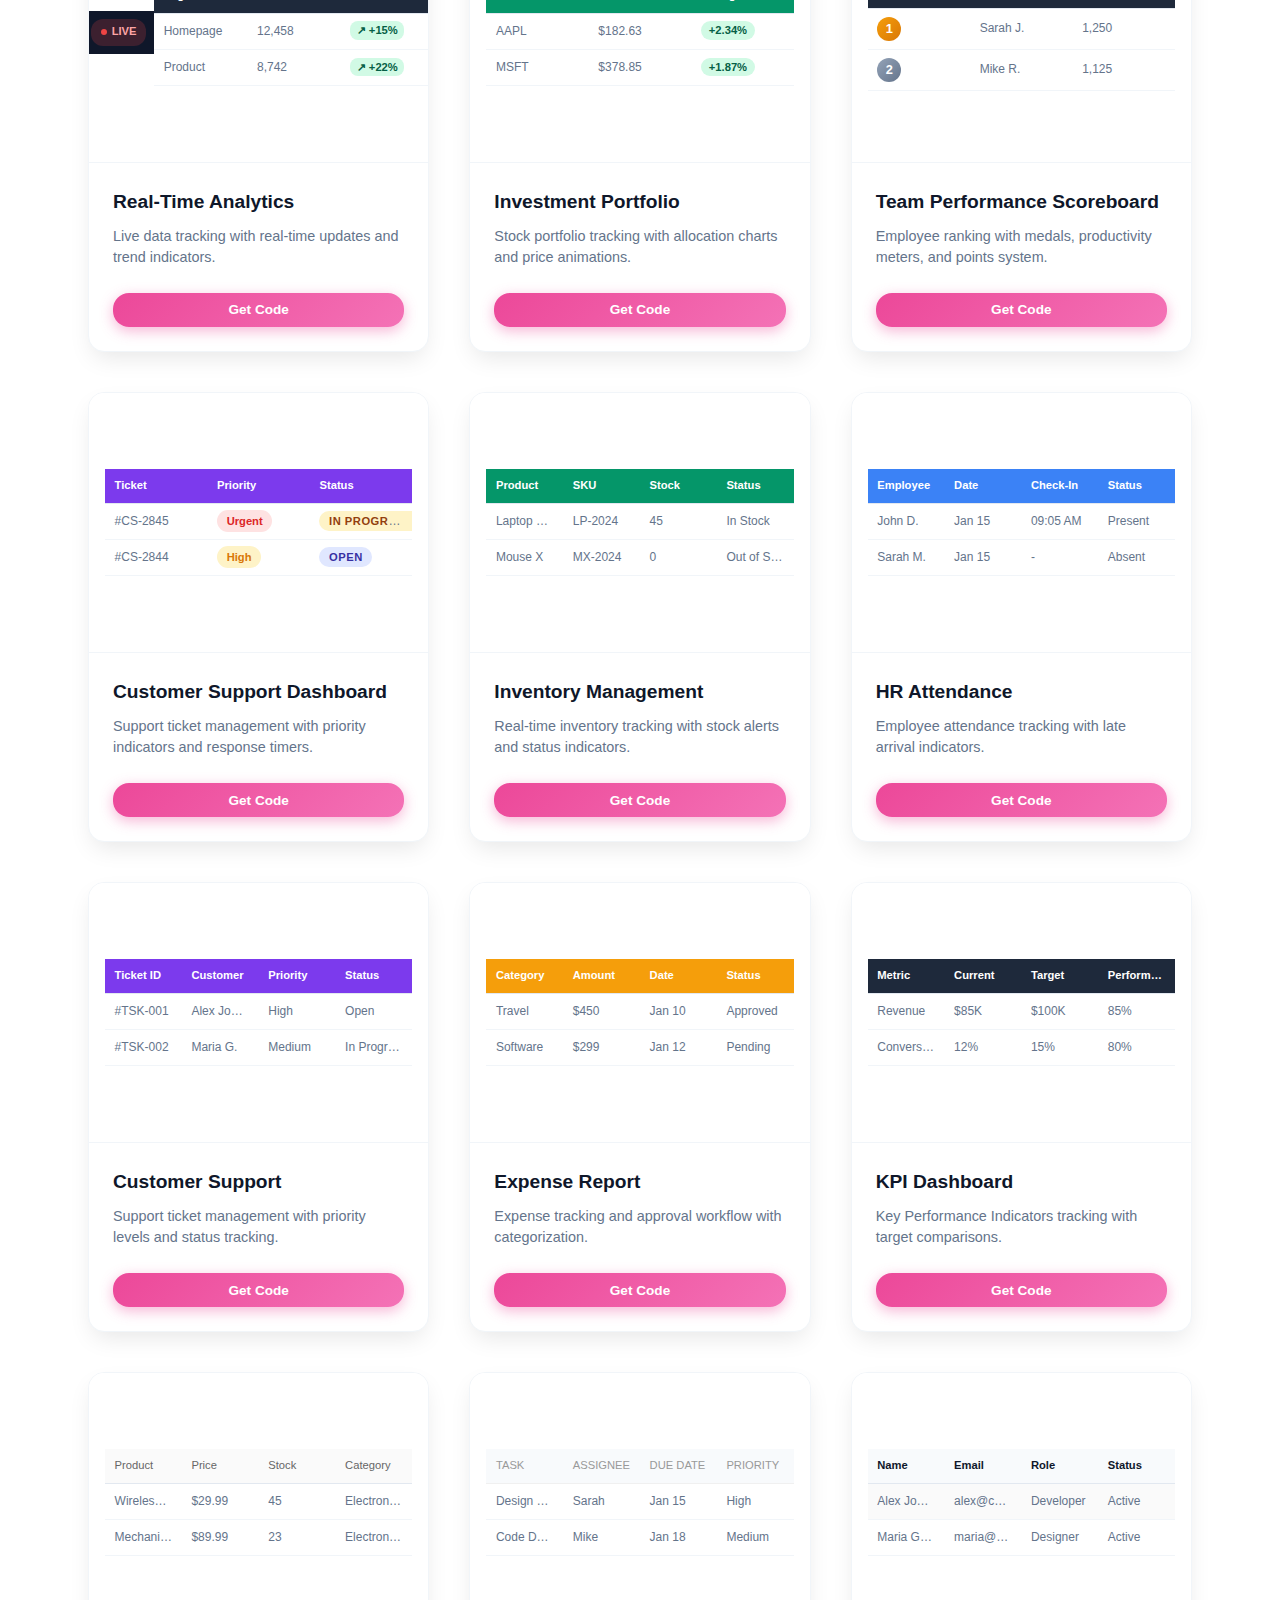
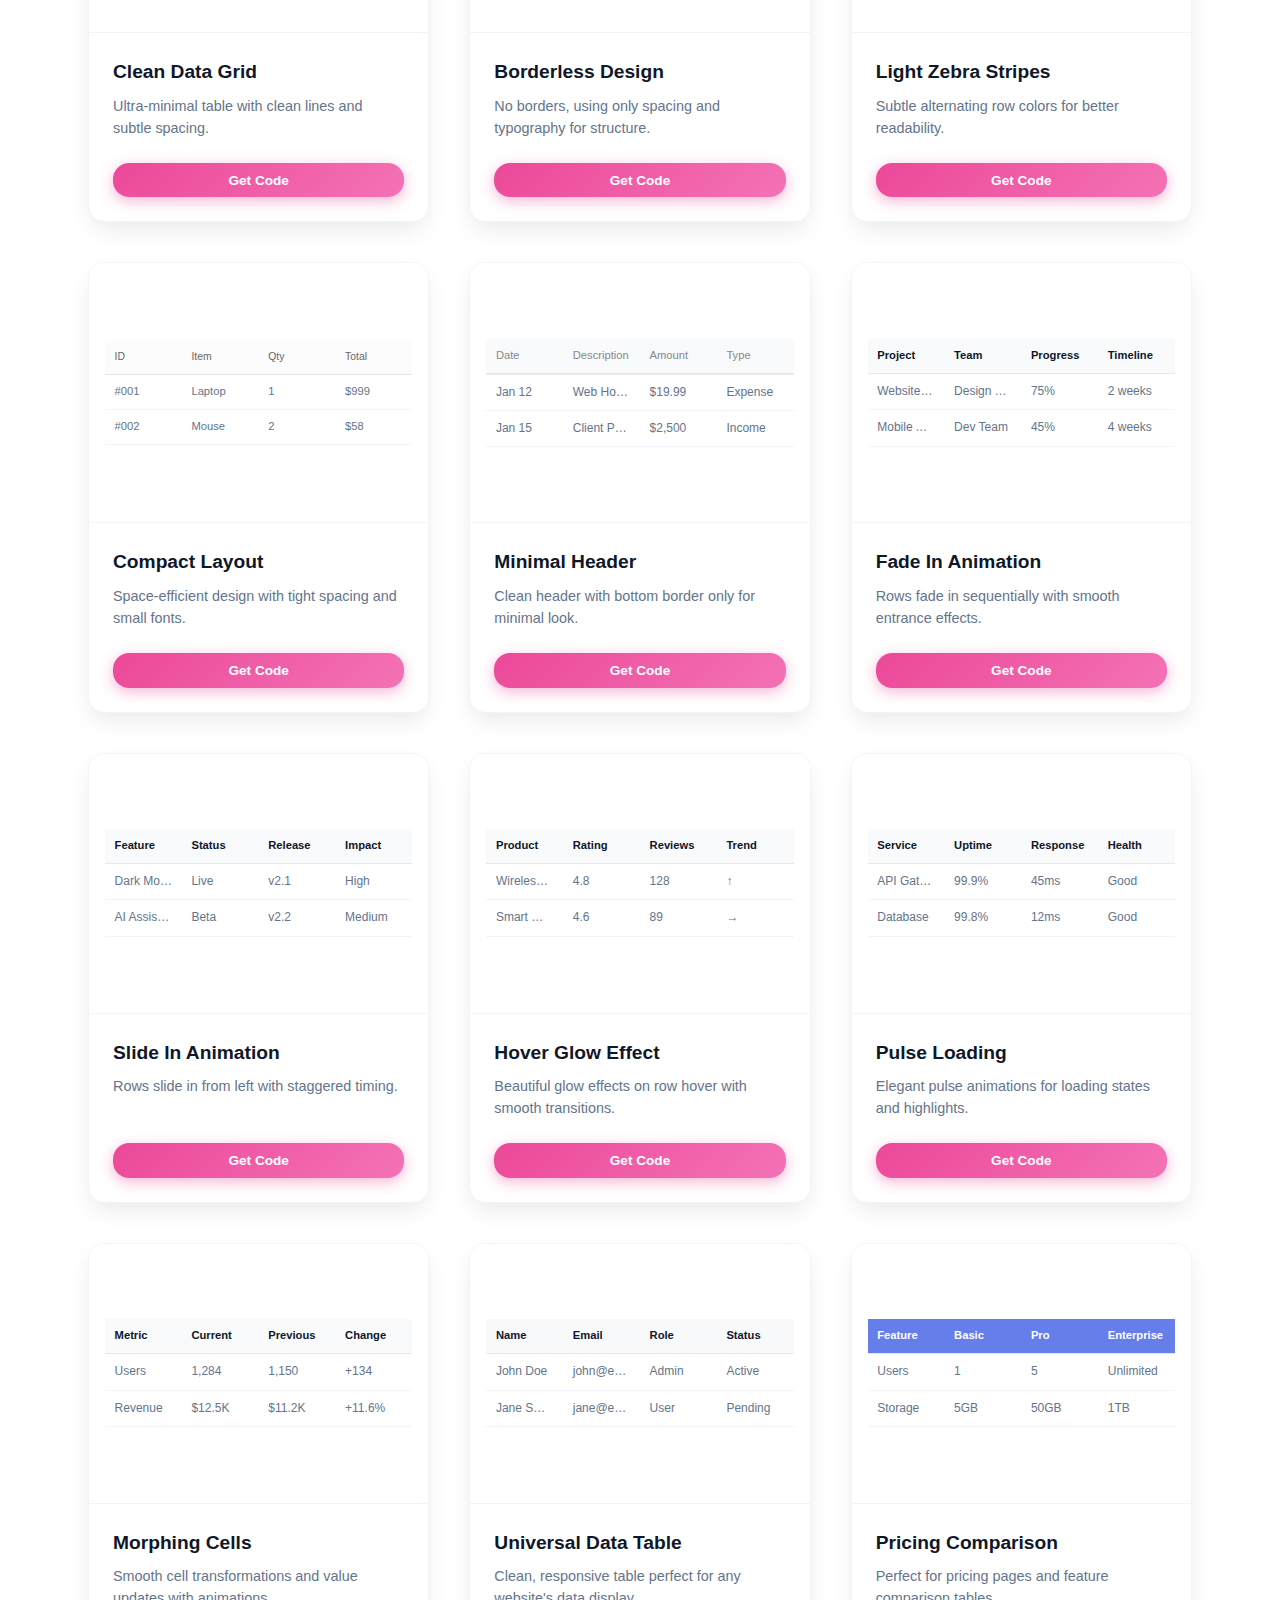
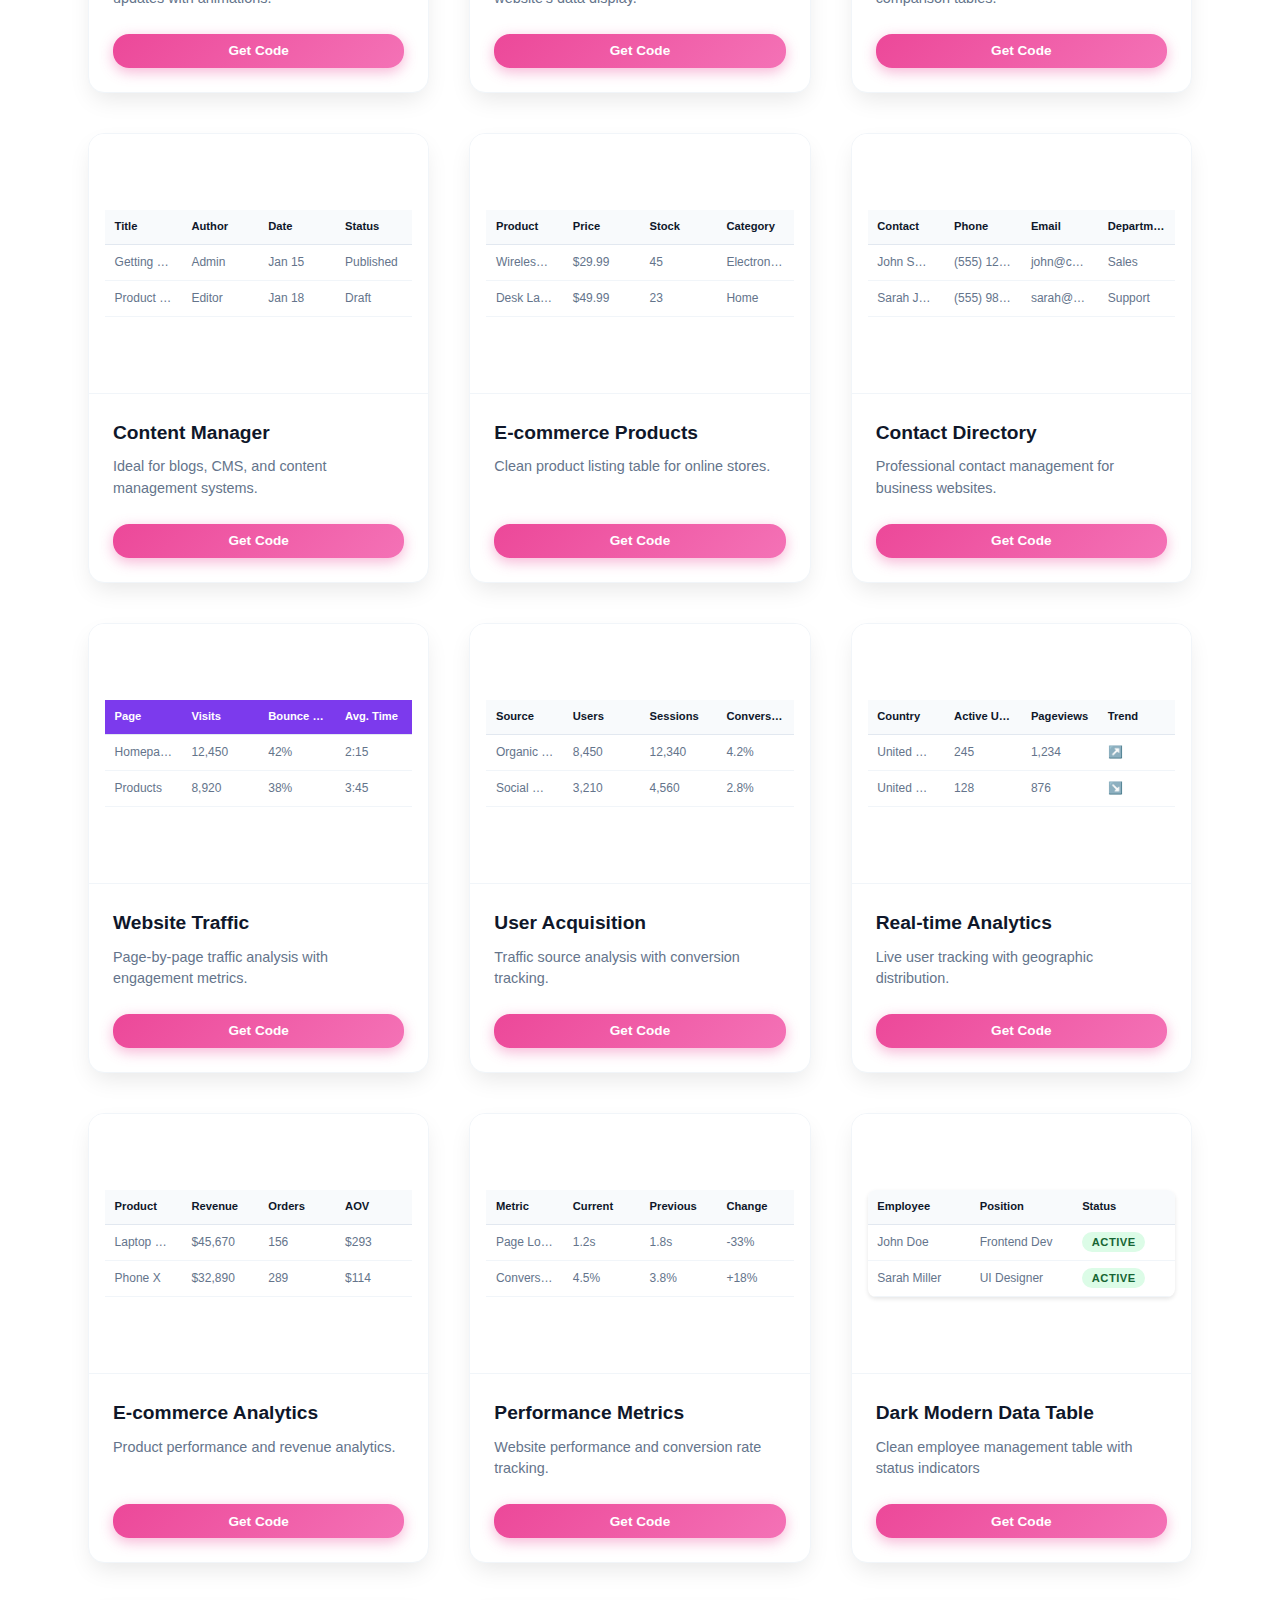
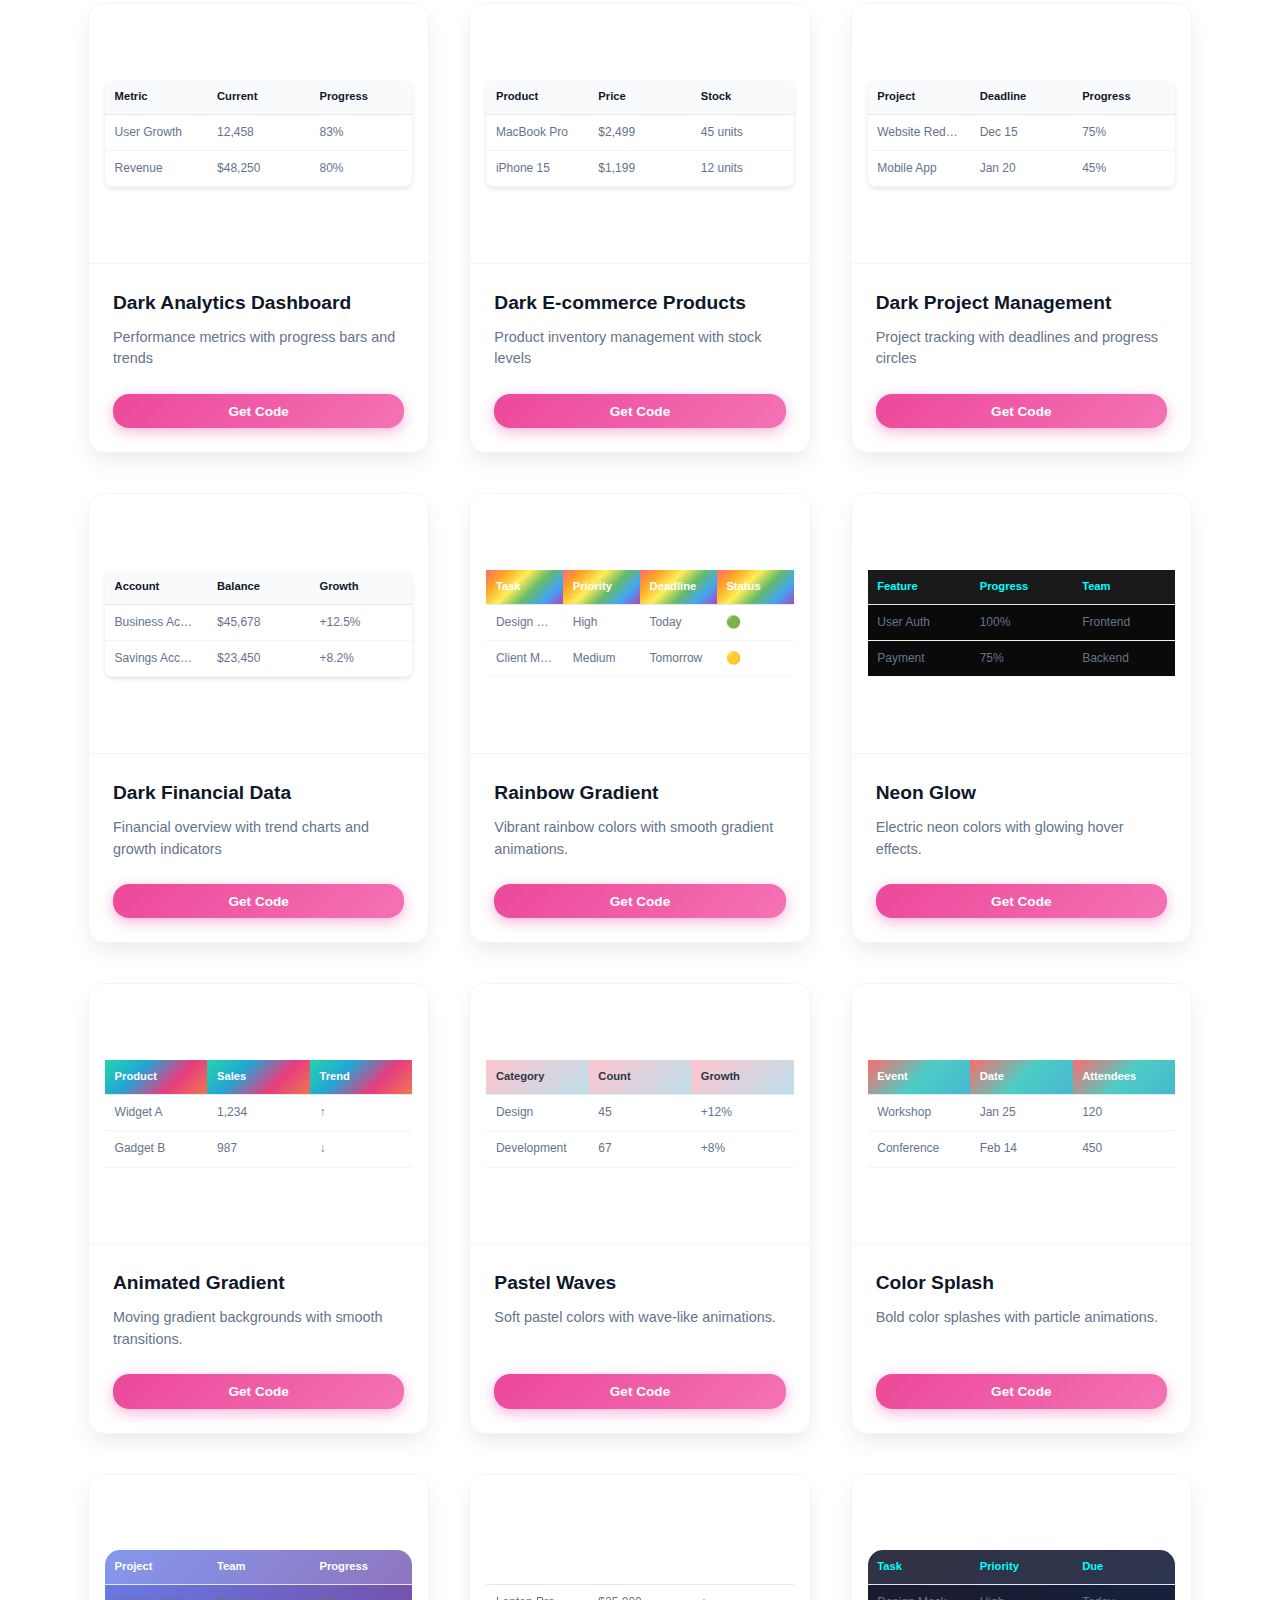
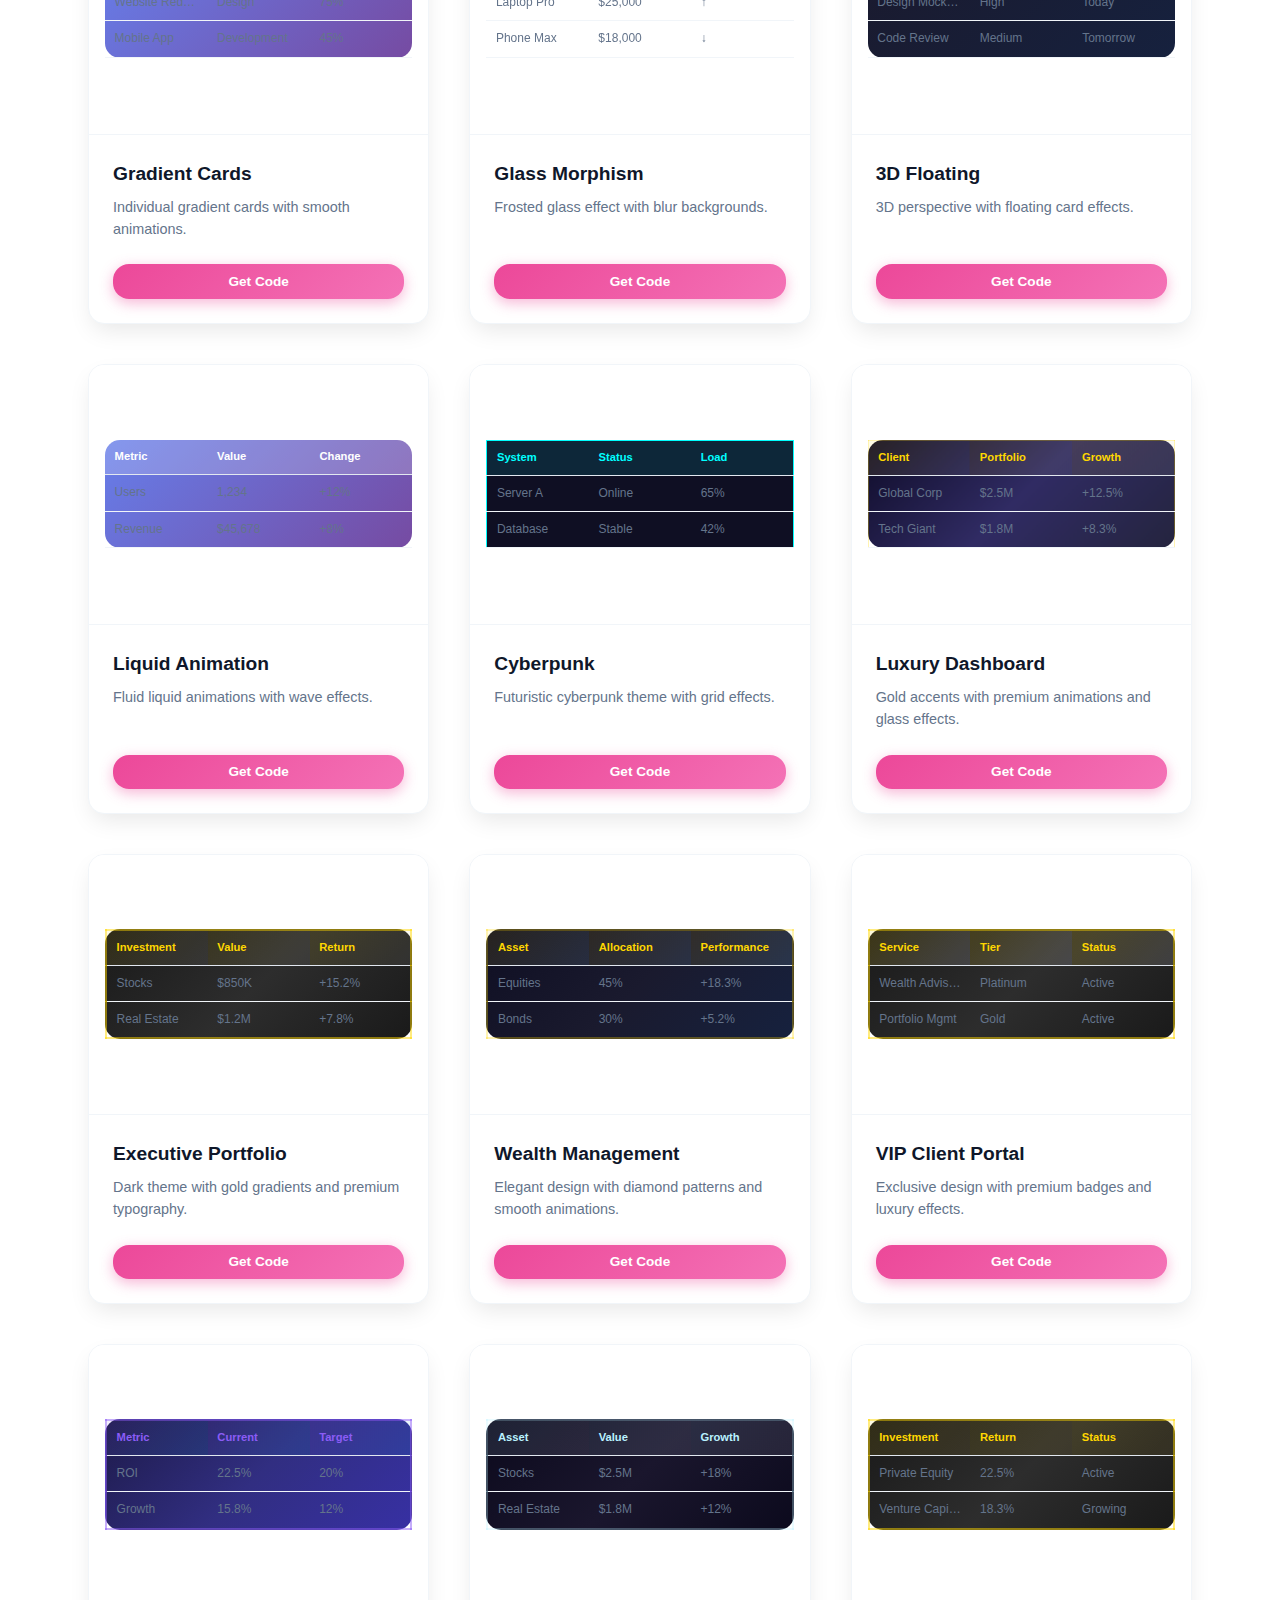
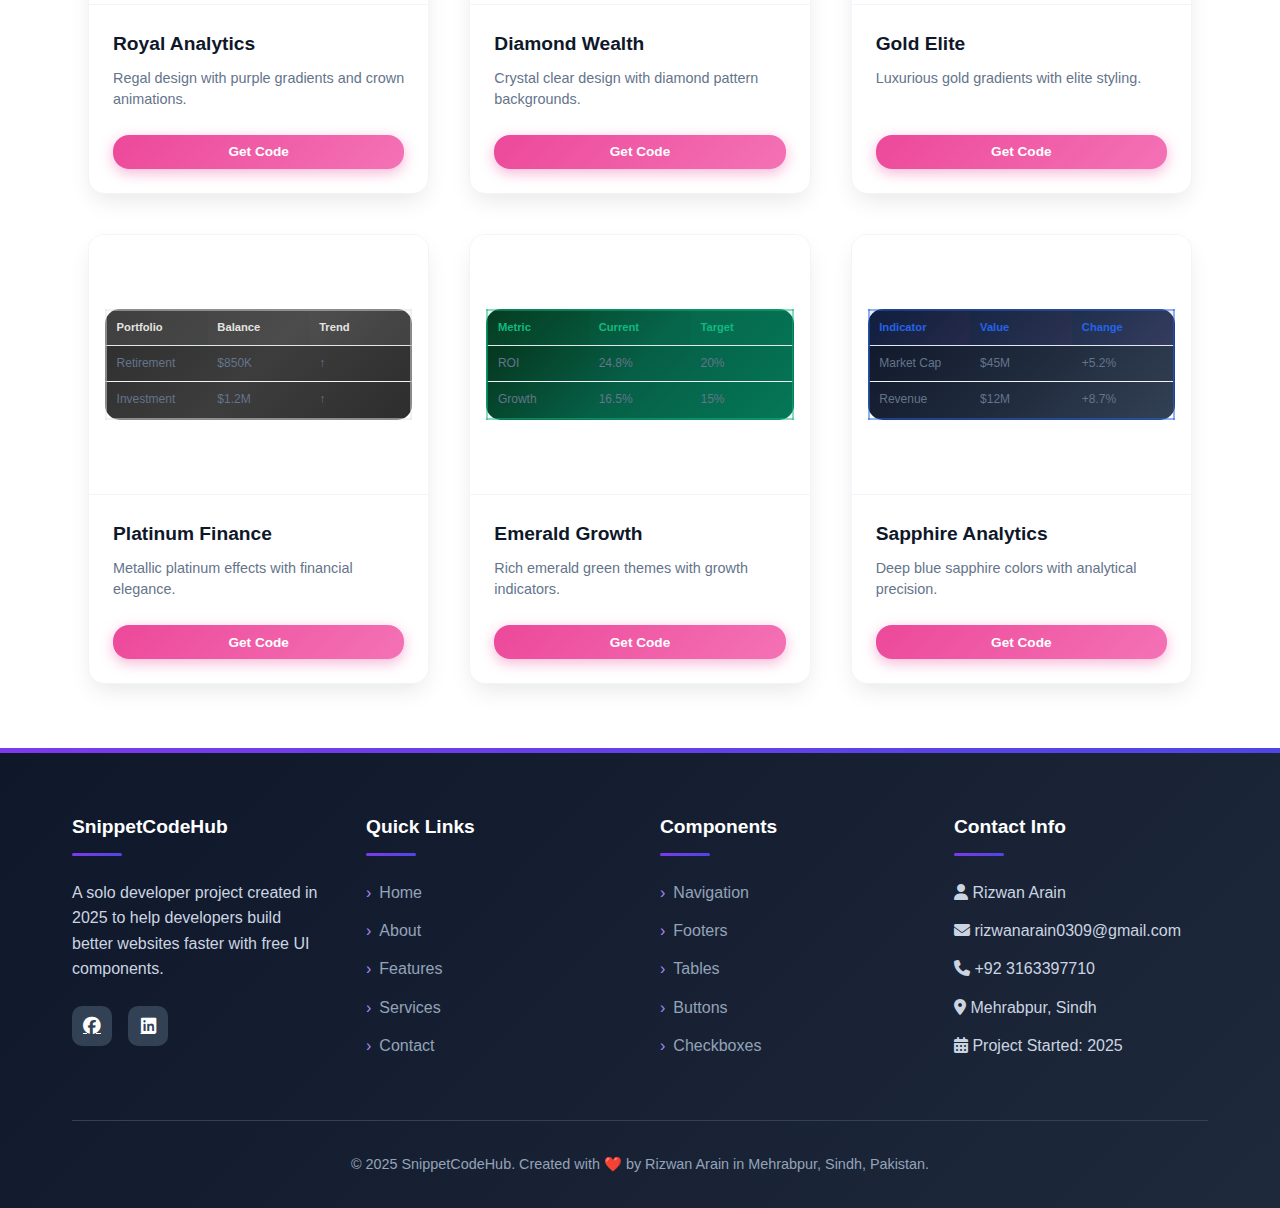
<file: table-templates.html>
<!DOCTYPE html>
<html lang="en">
  <head>
    <meta charset="UTF-8" />
    <meta name="viewport" content="width=device-width, initial-scale=1.0" />
    <title>Table Templates - TemplateHub</title>
    <link
      rel="stylesheet"
      href="https://cdnjs.cloudflare.com/ajax/libs/font-awesome/6.4.0/css/all.min.css"
    />
    <link rel="stylesheet" href="style.css" />
    <link rel="stylesheet" href="table-templates.css" />
  </head>
  <body>
    <!-- Header with Navigation -->
    <header>
        <div class="container">
            <div class="header-content">
                <div class="logo">
                    <i class="fas fa-cube"></i>
                    SnippetCodeHub
                </div>
                <button class="menu-toggle">
                    <span></span>
                    <span></span>
                    <span></span>
                </button>
                <nav>
                    <ul>
                        <li><a href="index.html">Home</a></li>
                        <li><a href="About.html">About</a></li>
                        <li><a href="Features.html">Features</a></li>
                        <li><a href="Services.html">Services</a></li>
                        <li><a href="Contact.html">Contact</a></li>
                    </ul>
                </nav>
            </div>
        </div>
    </header>

   <!-- Modern Table Hero Section -->
<section class="table-hero">
    <!-- Background Elements -->
    <div class="table-hero-bg">
        <div class="table-gradient-grid">
            <div class="table-grid-line"></div>
            <div class="table-grid-dot"></div>
            <div class="table-grid-cell"></div>
        </div>
        <div class="floating-table-icons">
            <div class="table-icon">☰</div>
            <div class="table-icon">╬</div>
            <div class="table-icon">╋</div>
            <div class="table-icon">┼</div>
        </div>
    </div>

    <div class="container">
        <!-- Header -->
        <div class="table-hero-header">
            <div class="table-badge">
                <span class="table-badge-icon">📊</span>
                <span class="table-badge-text">DATA TABLES</span>
            </div>
            <div class="table-stats">
                <div class="table-stat">
                    <span class="table-stat-number">60+</span>
                    <span class="table-stat-label">Table Templates</span>
                </div>
                <div class="table-stat-divider"></div>
                <div class="table-stat">
                    <span class="table-stat-number">100%</span>
                    <span class="table-stat-label">Responsive</span>
                </div>
            </div>
        </div>

        <!-- Main Content -->
        <div class="table-hero-content">
            <div class="table-title-wrapper">
                <h1 class="table-main-title">
                    <span class="table-title-part-1">Modern Tables</span>
                    <span class="table-title-part-2">SnippetCode</span>
                </h1>
                <div class="table-title-underline">
                    <div class="table-underline-line"></div>
                    <div class="table-underline-dot"></div>
                </div>
            </div>

            <p class="table-description">
                Professionally designed data tables with sorting, filtering, and pagination.
                Clean, responsive layouts with one-click copy functionality.
            </p>

            <!-- Live Demo Card -->
            <div class="table-demo-card">
                <div class="table-demo-header">
                    <div class="table-demo-title">
                        <i class="fas fa-table"></i>
                        <span>Live Table Demo</span>
                    </div>
                    <div class="table-demo-controls">
                        <button class="table-demo-control active" data-feature="sort">
                            <i class="fas fa-sort-amount-down"></i>
                            <span>Sorting</span>
                        </button>
                        <button class="table-demo-control" data-feature="filter">
                            <i class="fas fa-filter"></i>
                            <span>Filtering</span>
                        </button>
                        <button class="table-demo-control" data-feature="pagination">
                            <i class="fas fa-layer-group"></i>
                            <span>Pagination</span>
                        </button>
                    </div>
                </div>

                <!-- Table Preview -->
                <div class="table-preview-wrapper">
                    <div class="table-preview">
                        <!-- Table Container -->
                        <div class="preview-table-container">
                            <!-- Table Header -->
                            <div class="table-header">
                                <div class="table-search">
                                    <i class="fas fa-search"></i>
                                    <input type="text" placeholder="Search components..." class="table-search-input">
                                </div>
                                <div class="table-actions">
                                    <button class="table-action-btn">
                                        <i class="fas fa-download"></i>
                                        Export
                                    </button>
                                    <button class="table-action-btn primary">
                                        <i class="fas fa-plus"></i>
                                        Add New
                                    </button>
                                </div>
                            </div>

                            <!-- Table -->
                            <div class="demo-table">
                                <div class="table-row header">
                                    <div class="table-cell">
                                        <span>Component</span>
                                        <button class="sort-btn">
                                            <i class="fas fa-sort"></i>
                                        </button>
                                    </div>
                                    <div class="table-cell">
                                        <span>Category</span>
                                        <button class="sort-btn">
                                            <i class="fas fa-sort"></i>
                                        </button>
                                    </div>
                                    <div class="table-cell">
                                        <span>Downloads</span>
                                        <button class="sort-btn active">
                                            <i class="fas fa-sort-up"></i>
                                        </button>
                                    </div>
                                    <div class="table-cell">
                                        <span>Rating</span>
                                        <button class="sort-btn">
                                            <i class="fas fa-sort"></i>
                                        </button>
                                    </div>
                                    <div class="table-cell">Actions</div>
                                </div>

                                <!-- Table Rows -->
                                <div class="table-row">
                                    <div class="table-cell">
                                        <div class="cell-content">
                                            <div class="cell-icon nav-icon">
                                                <i class="fas fa-bars"></i>
                                            </div>
                                            <div>
                                                <div class="cell-title">Modern Navbar</div>
                                                <div class="cell-subtitle">Navigation</div>
                                            </div>
                                        </div>
                                    </div>
                                    <div class="table-cell">
                                        <span class="category-badge">Navigation</span>
                                    </div>
                                    <div class="table-cell">
                                        <span class="stat-value">2,458</span>
                                    </div>
                                    <div class="table-cell">
                                        <div class="rating">
                                            <i class="fas fa-star"></i>
                                            <span>4.9</span>
                                        </div>
                                    </div>
                                    <div class="table-cell">
                                        <button class="action-btn view">
                                            <i class="fas fa-eye"></i>
                                        </button>
                                        <button class="action-btn copy">
                                            <i class="fas fa-copy"></i>
                                        </button>
                                    </div>
                                </div>

                                <div class="table-row">
                                    <div class="table-cell">
                                        <div class="cell-content">
                                            <div class="cell-icon footer-icon">
                                                <i class="fas fa-window-minimize"></i>
                                            </div>
                                            <div>
                                                <div class="cell-title">Glass Footer</div>
                                                <div class="cell-subtitle">Footer</div>
                                            </div>
                                        </div>
                                    </div>
                                    <div class="table-cell">
                                        <span class="category-badge">Footer</span>
                                    </div>
                                    <div class="table-cell">
                                        <span class="stat-value">1,892</span>
                                    </div>
                                    <div class="table-cell">
                                        <div class="rating">
                                            <i class="fas fa-star"></i>
                                            <span>4.8</span>
                                        </div>
                                    </div>
                                    <div class="table-cell">
                                        <button class="action-btn view">
                                            <i class="fas fa-eye"></i>
                                        </button>
                                        <button class="action-btn copy">
                                            <i class="fas fa-copy"></i>
                                        </button>
                                    </div>
                                </div>

                                <div class="table-row">
                                    <div class="table-cell">
                                        <div class="cell-content">
                                            <div class="cell-icon table-icon-preview">
                                                <i class="fas fa-table"></i>
                                            </div>
                                            <div>
                                                <div class="cell-title">Data Table Pro</div>
                                                <div class="cell-subtitle">Table</div>
                                            </div>
                                        </div>
                                    </div>
                                    <div class="table-cell">
                                        <span class="category-badge">Table</span>
                                    </div>
                                    <div class="table-cell">
                                        <span class="stat-value">3,124</span>
                                    </div>
                                    <div class="table-cell">
                                        <div class="rating">
                                            <i class="fas fa-star"></i>
                                            <span>4.9</span>
                                        </div>
                                    </div>
                                    <div class="table-cell">
                                        <button class="action-btn view">
                                            <i class="fas fa-eye"></i>
                                        </button>
                                        <button class="action-btn copy">
                                            <i class="fas fa-copy"></i>
                                        </button>
                                    </div>
                                </div>

                                <div class="table-row">
                                    <div class="table-cell">
                                        <div class="cell-content">
                                            <div class="cell-icon button-icon">
                                                <i class="fas fa-square"></i>
                                            </div>
                                            <div>
                                                <div class="cell-title">Gradient Button</div>
                                                <div class="cell-subtitle">Button</div>
                                            </div>
                                        </div>
                                    </div>
                                    <div class="table-cell">
                                        <span class="category-badge">Button</span>
                                    </div>
                                    <div class="table-cell">
                                        <span class="stat-value">2,876</span>
                                    </div>
                                    <div class="table-cell">
                                        <div class="rating">
                                            <i class="fas fa-star"></i>
                                            <span>4.7</span>
                                        </div>
                                    </div>
                                    <div class="table-cell">
                                        <button class="action-btn view">
                                            <i class="fas fa-eye"></i>
                                        </button>
                                        <button class="action-btn copy">
                                            <i class="fas fa-copy"></i>
                                        </button>
                                    </div>
                                </div>
                            </div>

                            <!-- Table Footer -->
                            <div class="table-footer">
                                <div class="table-info">
                                    Showing <span class="info-highlight">4</span> of <span class="info-highlight">60</span> components
                                </div>
                                <div class="table-pagination">
                                    <button class="pagination-btn disabled">
                                        <i class="fas fa-chevron-left"></i>
                                    </button>
                                    <button class="pagination-btn active">1</button>
                                    <button class="pagination-btn">2</button>
                                    <button class="pagination-btn">3</button>
                                    <button class="pagination-btn">
                                        <i class="fas fa-chevron-right"></i>
                                    </button>
                                </div>
                            </div>
                        </div>
                    </div>
                </div>

                <!-- Action Buttons -->
                <div class="table-demo-actions">
                    <button class="table-copy-code-btn">
                        <i class="fas fa-copy"></i>
                        <span>Copy Table Code</span>
                    </button>
                    <!-- <div class="table-demo-stats">
                        <div class="table-demo-stat">
                            <i class="fas fa-download"></i>
                            <span>3.1k Downloads</span>
                        </div>
                        <div class="table-demo-stat">
                            <i class="fas fa-star"></i>
                            <span>4.9 Rating</span>
                        </div>
                    </div> -->
                </div>
            </div>

            <!-- Component Navigation -->
            <div class="table-component-navigation">
                <div class="table-section-label">
                    <i class="fas fa-th-large"></i>
                    <span>Browse All Components</span>
                </div>

                <div class="table-component-cards">
                    <!-- Navigation Card -->
                    <a href="nav-templates.html" class="table-component-card nav-card">
                        <div class="table-card-icon">
                            <i class="fas fa-bars"></i>
                        </div>
                        <div class="table-card-content">
                            <h3>Navigation</h3>
                            <p>99+ modern designs</p>
                        </div>
                        <div class="table-card-arrow">
                            <i class="fas fa-arrow-right"></i>
                        </div>
                    </a>

                    <!-- Footer Card -->
                    <a href="footer-templates.html" class="table-component-card footer-card">
                        <div class="table-card-icon">
                            <i class="fas fa-window-minimize"></i>
                        </div>
                        <div class="table-card-content">
                            <h3>Footers</h3>
                            <p>70+ modern designs</p>
                        </div>
                        <div class="table-card-arrow">
                            <i class="fas fa-arrow-right"></i>
                        </div>
                    </a>

                    <!-- Table Card -->
                    <a href="table-templates.html" class="table-component-card table-card active">
                        <div class="table-card-icon">
                            <i class="fas fa-table"></i>
                        </div>
                        <div class="table-card-content">
                            <h3>Tables</h3>
                            <p>60+ modern designs</p>
                            <div class="table-card-badge">Featured</div>
                        </div>
                        <div class="table-card-arrow">
                            <i class="fas fa-arrow-right"></i>
                        </div>
                        <div class="table-card-glow"></div>
                    </a>

                    <!-- Button Card -->
                    <a href="buttons-templates.html" class="table-component-card button-card">
                        <div class="table-card-icon">
                            <i class="fas fa-square"></i>
                        </div>
                        <div class="table-card-content">
                            <h3>Buttons</h3>
                            <p>130+ modern designs</p>
                        </div>
                        <div class="table-card-arrow">
                            <i class="fas fa-arrow-right"></i>
                        </div>
                    </a>

                    <!-- Checkbox Card -->
                    <a href="checkbox-templates.html" class="table-component-card checkbox-card">
                        <div class="table-card-icon">
                            <i class="fas fa-check-square"></i>
                        </div>
                        <div class="table-card-content">
                            <h3>Checkboxes</h3>
                            <p>110+ modern designs</p>
                        </div>
                        <div class="table-card-arrow">
                            <i class="fas fa-arrow-right"></i>
                        </div>
                    </a>

                    <!-- Loader Card -->
                    <a href="loader-templates.html" class="table-component-card loader-card">
                        <div class="table-card-icon">
                            <i class="fas fa-spinner"></i>
                        </div>
                        <div class="table-card-content">
                            <h3>Loaders</h3>
                            <p>100+ modern designs</p>
                        </div>
                        <div class="table-card-arrow">
                            <i class="fas fa-arrow-right"></i>
                        </div>
                    </a>
                </div>

                <!-- View All Link -->
                <!-- <div class="table-view-all-container">
                    <a href="#all-components" class="table-view-all-btn">
                        <span>Explore All Table Templates</span>
                        <div class="table-view-all-icon">
                            <i class="fas fa-arrow-right"></i>
                        </div>
                    </a>
                </div> -->
            </div>
        </div>
    </div>
</section>

    <!-- Table Templates Section -->
<section id="table-templates">
    <div class="container">
      <div class="section-title">
        <!-- <h2>Table SnippetCode</h2>
        <p>Choose from our collection of modern table designs</p> -->
      </div>
  
      <div class="categories">
        <button class="category-btn active" data-category="all">All</button>
        <button class="category-btn" data-category="business">Business</button>
        <button class="category-btn" data-category="minimal">Minimal</button>
        <button class="category-btn" data-category="analytics">Analytics</button>
        <button class="category-btn" data-category="dark-theme">Dark Theme</button>
        <button class="category-btn" data-category="colorful">Colorful</button>
        <button class="category-btn" data-category="premium">Premium</button>
      </div>
  
      <div class="template-grid">
        <!-- Template 1 - Modern Business Table -->
        <div class="template-card" data-categories="business modern">
          <div class="template-preview">
            <table class="preview-table modern-preview">
              <thead>
                <tr>
                  <th>Name</th>
                  <th>Position</th>
                  <th>Department</th>
                  <th>Status</th>
                </tr>
              </thead>
              <tbody>
                <tr>
                  <td>John Doe</td>
                  <td>Frontend Dev</td>
                  <td>Engineering</td>
                  <td><span class="status active">Active</span></td>
                </tr>
                <tr>
                  <td>Jane Smith</td>
                  <td>UX Designer</td>
                  <td>Design</td>
                  <td><span class="status active">Active</span></td>
                </tr>
              </tbody>
            </table>
          </div>
          <div class="template-info">
            <h3>Modern Business Table</h3>
            <p>Clean professional table with user avatars and status indicators.</p>
            <div class="template-actions">
              <button class="btn code-btn" data-template="table1">
                Get Code
              </button>
            </div>
          </div>
        </div>
  
        <!-- Template 2 - Financial Data Table -->
        <div class="template-card" data-categories="business analytics">
          <div class="template-preview">
            <table class="preview-table financial-preview">
              <thead>
                <tr>
                  <th>Product</th>
                  <th>Q1 Sales</th>
                  <th>Q2 Sales</th>
                  <th>Growth</th>
                </tr>
              </thead>
              <tbody>
                <tr>
                  <td>Laptop Pro</td>
                  <td>$125,430</td>
                  <td>$148,920</td>
                  <td><span class="growth positive">+18.7%</span></td>
                </tr>
                <tr>
                  <td>Phone X</td>
                  <td>$89,560</td>
                  <td>$95,320</td>
                  <td><span class="growth positive">+6.4%</span></td>
                </tr>
              </tbody>
            </table>
          </div>
          <div class="template-info">
            <h3>Financial Data Table</h3>
            <p>Sales performance table with growth indicators and trend charts.</p>
            <div class="template-actions">
              <button class="btn code-btn" data-template="table2">
                Get Code
              </button>
            </div>
          </div>
        </div>
  
        <!-- Template 3 - Project Management Table -->
        <div class="template-card" data-categories="business modern">
          <div class="template-preview">
            <table class="preview-table project-preview">
              <thead>
                <tr>
                  <th>Project</th>
                  <th>Team</th>
                  <th>Progress</th>
                  <th>Priority</th>
                </tr>
              </thead>
              <tbody>
                <tr>
                  <td>Website Redesign</td>
                  <td>
                    <div class="team-preview">
                      <span class="team-avatar-small">JD</span>
                      <span class="team-avatar-small">AS</span>
                    </div>
                  </td>
                  <td>
                    <div class="progress-preview" style="width: 75%"></div>
                  </td>
                  <td><span class="priority high">High</span></td>
                </tr>
                <tr>
                  <td>Mobile App</td>
                  <td>
                    <div class="team-preview">
                      <span class="team-avatar-small">MS</span>
                      <span class="team-avatar-small">RJ</span>
                    </div>
                  </td>
                  <td>
                    <div class="progress-preview" style="width: 45%"></div>
                  </td>
                  <td><span class="priority medium">Medium</span></td>
                </tr>
              </tbody>
            </table>
          </div>
          <div class="template-info">
            <h3>Project Management Table</h3>
            <p>Team collaboration table with progress bars and priority status.</p>
            <div class="template-actions">
              <button class="btn code-btn" data-template="table3">
                Get Code
              </button>
            </div>
          </div>
        </div>
  
        <!-- Template 4 - Sales Performance Table -->
        <div class="template-card" data-categories="business analytics">
          <div class="template-preview">
            <table class="preview-table sales-preview">
              <thead>
                <tr>
                  <th>Sales Rep</th>
                  <th>Revenue</th>
                  <th>Target</th>
                  <th>Performance</th>
                </tr>
              </thead>
              <tbody>
                <tr>
                  <td>Sarah Johnson</td>
                  <td>$284,500</td>
                  <td>$250,000</td>
                  <td>
                    <div class="performance-preview exceeded"></div>
                  </td>
                </tr>
                <tr>
                  <td>Mike Rodriguez</td>
                  <td>$198,200</td>
                  <td>$200,000</td>
                  <td>
                    <div class="performance-preview on-track"></div>
                  </td>
                </tr>
              </tbody>
            </table>
          </div>
          <div class="template-info">
            <h3>Sales Performance Table</h3>
            <p>Sales team tracking with revenue targets and performance indicators.</p>
            <div class="template-actions">
              <button class="btn code-btn" data-template="table4">
                Get Code
              </button>
            </div>
          </div>
        </div>
  
        <!-- Template 5 - Employee Directory Table -->
        <div class="template-card" data-categories="business modern">
          <div class="template-preview">
            <table class="preview-table employee-preview">
              <thead>
                <tr>
                  <th>Employee</th>
                  <th>Role</th>
                  <th>Department</th>
                  <th>Rating</th>
                </tr>
              </thead>
              <tbody>
                <tr>
                  <td>John Doe</td>
                  <td>Senior Dev</td>
                  <td>Engineering</td>
                  <td>
                    <div class="rating-preview">
                      <span class="star filled">⭐</span>
                      <span class="star filled">⭐</span>
                      <span class="star filled">⭐</span>
                      <span class="star filled">⭐</span>
                      <span class="star">⭐</span>
                    </div>
                  </td>
                </tr>
                <tr>
                  <td>Jane Smith</td>
                  <td>UX Designer</td>
                  <td>Design</td>
                  <td>
                    <div class="rating-preview">
                      <span class="star filled">⭐</span>
                      <span class="star filled">⭐</span>
                      <span class="star filled">⭐</span>
                      <span class="star filled">⭐</span>
                      <span class="star filled">⭐</span>
                    </div>
                  </td>
                </tr>
              </tbody>
            </table>
          </div>
          <div class="template-info">
            <h3>Employee Directory Table</h3>
            <p>Company directory with employee ratings and role information.</p>
            <div class="template-actions">
              <button class="btn code-btn" data-template="table5">
                Get Code
              </button>
            </div>
          </div>
        </div>
        <!-- Template 6 - Business Metrics Dashboard -->
<div class="template-card" data-categories="business analytics">
    <div class="template-preview">
      <table class="preview-table metrics-preview">
        <thead>
          <tr>
            <th>KPI</th>
            <th>Current</th>
            <th>Change</th>
          </tr>
        </thead>
        <tbody>
          <tr>
            <td>Revenue Growth</td>
            <td>$125K</td>
            <td><span class="change positive">+27.5%</span></td>
          </tr>
          <tr>
            <td>Customer Acq</td>
            <td>1,248</td>
            <td><span class="change positive">+30.5%</span></td>
          </tr>
        </tbody>
      </table>
    </div>
    <div class="template-info">
      <h3>Business Metrics Dashboard</h3>
      <p>KPI tracking with animated sparklines and target indicators.</p>
      <div class="template-actions">
        <button class="btn code-btn" data-template="table6">
          Get Code
        </button>
      </div>
    </div>
  </div>
  
  <!-- Template 7 - Real-Time Analytics -->
  <div class="template-card" data-categories="business analytics">
    <div class="template-preview">
      <div class="analytics-preview-header">
        <span class="live-indicator-small">
          <span class="live-dot-small"></span>
          LIVE
        </span>
      </div>
      <table class="preview-table analytics-preview">
        <thead>
          <tr>
            <th>Page</th>
            <th>Visitors</th>
            <th>Trend</th>
          </tr>
        </thead>
        <tbody>
          <tr>
            <td>Homepage</td>
            <td>12,458</td>
            <td><span class="trend up">↗ +15%</span></td>
          </tr>
          <tr>
            <td>Product</td>
            <td>8,742</td>
            <td><span class="trend up">↗ +22%</span></td>
          </tr>
        </tbody>
      </table>
    </div>
    <div class="template-info">
      <h3>Real-Time Analytics</h3>
      <p>Live data tracking with real-time updates and trend indicators.</p>
      <div class="template-actions">
        <button class="btn code-btn" data-template="table7">
          Get Code
        </button>
      </div>
    </div>
  </div>
  
  <!-- Template 8 - Investment Portfolio -->
  <div class="template-card" data-categories="business finance">
    <div class="template-preview">
      <table class="preview-table portfolio-preview">
        <thead>
          <tr>
            <th>Asset</th>
            <th>Price</th>
            <th>Change</th>
          </tr>
        </thead>
        <tbody>
          <tr>
            <td>AAPL</td>
            <td>$182.63</td>
            <td><span class="price-change positive">+2.34%</span></td>
          </tr>
          <tr>
            <td>MSFT</td>
            <td>$378.85</td>
            <td><span class="price-change positive">+1.87%</span></td>
          </tr>
        </tbody>
      </table>
    </div>
    <div class="template-info">
      <h3>Investment Portfolio</h3>
      <p>Stock portfolio tracking with allocation charts and price animations.</p>
      <div class="template-actions">
        <button class="btn code-btn" data-template="table8">
          Get Code
        </button>
      </div>
    </div>
  </div>
  
  <!-- Template 9 - Team Performance Scoreboard -->
  <div class="template-card" data-categories="business hr">
    <div class="template-preview">
      <table class="preview-table scoreboard-preview">
        <thead>
          <tr>
            <th>Rank</th>
            <th>Member</th>
            <th>Points</th>
          </tr>
        </thead>
        <tbody>
          <tr>
            <td><div class="rank-badge-small gold">1</div></td>
            <td>Sarah J.</td>
            <td>1,250</td>
          </tr>
          <tr>
            <td><div class="rank-badge-small silver">2</div></td>
            <td>Mike R.</td>
            <td>1,125</td>
          </tr>
        </tbody>
      </table>
    </div>
    <div class="template-info">
      <h3>Team Performance Scoreboard</h3>
      <p>Employee ranking with medals, productivity meters, and points system.</p>
      <div class="template-actions">
        <button class="btn code-btn" data-template="table9">
          Get Code
        </button>
      </div>
    </div>
  </div>
  
  <!-- Template 10 - Customer Support Dashboard -->
  <div class="template-card" data-categories="business support">
    <div class="template-preview">
      <table class="preview-table support-preview">
        <thead>
          <tr>
            <th>Ticket</th>
            <th>Priority</th>
            <th>Status</th>
          </tr>
        </thead>
        <tbody>
          <tr>
            <td>#CS-2845</td>
            <td><span class="priority urgent">Urgent</span></td>
            <td><span class="status in-progress">In Progress</span></td>
          </tr>
          <tr>
            <td>#CS-2844</td>
            <td><span class="priority high">High</span></td>
            <td><span class="status open">Open</span></td>
          </tr>
        </tbody>
      </table>
    </div>
    <div class="template-info">
      <h3>Customer Support Dashboard</h3>
      <p>Support ticket management with priority indicators and response timers.</p>
      <div class="template-actions">
        <button class="btn code-btn" data-template="table10">
          Get Code
        </button>
      </div>
    </div>
  </div>
  <!-- Template 11 - Business: Inventory Management -->
<div class="template-card" data-categories="business">
  <div class="template-preview">
      <table class="preview-table business-preview-11">
          <thead>
              <tr>
                  <th>Product</th>
                  <th>SKU</th>
                  <th>Stock</th>
                  <th>Status</th>
              </tr>
          </thead>
          <tbody>
              <tr>
                  <td>Laptop Pro</td>
                  <td>LP-2024</td>
                  <td>45</td>
                  <td>In Stock</td>
              </tr>
              <tr>
                  <td>Mouse X</td>
                  <td>MX-2024</td>
                  <td>0</td>
                  <td>Out of Stock</td>
              </tr>
          </tbody>
      </table>
  </div>
  <div class="template-info">
      <h3>Inventory Management</h3>
      <p>Real-time inventory tracking with stock alerts and status indicators.</p>
      <div class="template-actions">
          <button class="btn code-btn" data-template="business11">
              Get Code
          </button>
      </div>
  </div>
</div>

<!-- Template 12 - Business: HR Attendance -->
<div class="template-card" data-categories="business">
  <div class="template-preview">
      <table class="preview-table business-preview-12">
          <thead>
              <tr>
                  <th>Employee</th>
                  <th>Date</th>
                  <th>Check-In</th>
                  <th>Status</th>
              </tr>
          </thead>
          <tbody>
              <tr>
                  <td>John D.</td>
                  <td>Jan 15</td>
                  <td>09:05 AM</td>
                  <td>Present</td>
              </tr>
              <tr>
                  <td>Sarah M.</td>
                  <td>Jan 15</td>
                  <td>-</td>
                  <td>Absent</td>
              </tr>
          </tbody>
      </table>
  </div>
  <div class="template-info">
      <h3>HR Attendance</h3>
      <p>Employee attendance tracking with late arrival indicators.</p>
      <div class="template-actions">
          <button class="btn code-btn" data-template="business12">
              Get Code
          </button>
      </div>
  </div>
</div>

<!-- Template 13 - Business: Customer Support -->
<div class="template-card" data-categories="business">
  <div class="template-preview">
      <table class="preview-table business-preview-13">
          <thead>
              <tr>
                  <th>Ticket ID</th>
                  <th>Customer</th>
                  <th>Priority</th>
                  <th>Status</th>
              </tr>
          </thead>
          <tbody>
              <tr>
                  <td>#TSK-001</td>
                  <td>Alex Johnson</td>
                  <td>High</td>
                  <td>Open</td>
              </tr>
              <tr>
                  <td>#TSK-002</td>
                  <td>Maria G.</td>
                  <td>Medium</td>
                  <td>In Progress</td>
              </tr>
          </tbody>
      </table>
  </div>
  <div class="template-info">
      <h3>Customer Support</h3>
      <p>Support ticket management with priority levels and status tracking.</p>
      <div class="template-actions">
          <button class="btn code-btn" data-template="business13">
              Get Code
          </button>
      </div>
  </div>
</div>

<!-- Template 14 - Business: Expense Report -->
<div class="template-card" data-categories="business">
  <div class="template-preview">
      <table class="preview-table business-preview-14">
          <thead>
              <tr>
                  <th>Category</th>
                  <th>Amount</th>
                  <th>Date</th>
                  <th>Status</th>
              </tr>
          </thead>
          <tbody>
              <tr>
                  <td>Travel</td>
                  <td>$450</td>
                  <td>Jan 10</td>
                  <td>Approved</td>
              </tr>
              <tr>
                  <td>Software</td>
                  <td>$299</td>
                  <td>Jan 12</td>
                  <td>Pending</td>
              </tr>
          </tbody>
      </table>
  </div>
  <div class="template-info">
      <h3>Expense Report</h3>
      <p>Expense tracking and approval workflow with categorization.</p>
      <div class="template-actions">
          <button class="btn code-btn" data-template="business14">
              Get Code
          </button>
      </div>
  </div>
</div>

<!-- Template 15 - Business: KPI Dashboard -->
<div class="template-card" data-categories="business">
  <div class="template-preview">
      <table class="preview-table business-preview-15">
          <thead>
              <tr>
                  <th>Metric</th>
                  <th>Current</th>
                  <th>Target</th>
                  <th>Performance</th>
              </tr>
          </thead>
          <tbody>
              <tr>
                  <td>Revenue</td>
                  <td>$85K</td>
                  <td>$100K</td>
                  <td>85%</td>
              </tr>
              <tr>
                  <td>Conversion</td>
                  <td>12%</td>
                  <td>15%</td>
                  <td>80%</td>
              </tr>
          </tbody>
      </table>
  </div>
  <div class="template-info">
      <h3>KPI Dashboard</h3>
      <p>Key Performance Indicators tracking with target comparisons.</p>
      <div class="template-actions">
          <button class="btn code-btn" data-template="business15">
              Get Code
          </button>
      </div>
  </div>
</div>
<!-- Template 16 - Minimal Table 1: Clean Data Grid -->
<div class="template-card" data-categories="minimal">
  <div class="template-preview">
      <table class="preview-table minimal-preview-1">
          <thead>
              <tr>
                  <th>Product</th>
                  <th>Price</th>
                  <th>Stock</th>
                  <th>Category</th>
              </tr>
          </thead>
          <tbody>
              <tr>
                  <td>Wireless Mouse</td>
                  <td>$29.99</td>
                  <td>45</td>
                  <td>Electronics</td>
              </tr>
              <tr>
                  <td>Mechanical Keyboard</td>
                  <td>$89.99</td>
                  <td>23</td>
                  <td>Electronics</td>
              </tr>
          </tbody>
      </table>
  </div>
  <div class="template-info">
      <h3>Clean Data Grid</h3>
      <p>Ultra-minimal table with clean lines and subtle spacing.</p>
      <div class="template-actions">
          <button class="btn code-btn" data-template="minimal16">
              Get Code
          </button>
      </div>
  </div>
</div>

<!-- Template 17 - Minimal Table 2: Borderless Design -->
<div class="template-card" data-categories="minimal">
  <div class="template-preview">
      <table class="preview-table minimal-preview-2">
          <thead>
              <tr>
                  <th>Task</th>
                  <th>Assignee</th>
                  <th>Due Date</th>
                  <th>Priority</th>
              </tr>
          </thead>
          <tbody>
              <tr>
                  <td>Design Review</td>
                  <td>Sarah</td>
                  <td>Jan 15</td>
                  <td>High</td>
              </tr>
              <tr>
                  <td>Code Deployment</td>
                  <td>Mike</td>
                  <td>Jan 18</td>
                  <td>Medium</td>
              </tr>
          </tbody>
      </table>
  </div>
  <div class="template-info">
      <h3>Borderless Design</h3>
      <p>No borders, using only spacing and typography for structure.</p>
      <div class="template-actions">
          <button class="btn code-btn" data-template="minimal17">
              Get Code
          </button>
      </div>
  </div>
</div>

<!-- Template 18 - Minimal Table 3: Light Zebra Stripes -->
<div class="template-card" data-categories="minimal">
  <div class="template-preview">
      <table class="preview-table minimal-preview-3">
          <thead>
              <tr>
                  <th>Name</th>
                  <th>Email</th>
                  <th>Role</th>
                  <th>Status</th>
              </tr>
          </thead>
          <tbody>
              <tr>
                  <td>Alex Johnson</td>
                  <td>alex@company.com</td>
                  <td>Developer</td>
                  <td>Active</td>
              </tr>
              <tr>
                  <td>Maria Garcia</td>
                  <td>maria@company.com</td>
                  <td>Designer</td>
                  <td>Active</td>
              </tr>
          </tbody>
      </table>
  </div>
  <div class="template-info">
      <h3>Light Zebra Stripes</h3>
      <p>Subtle alternating row colors for better readability.</p>
      <div class="template-actions">
          <button class="btn code-btn" data-template="minimal18">
              Get Code
          </button>
      </div>
  </div>
</div>

<!-- Template 19 - Minimal Table 4: Compact Layout -->
<div class="template-card" data-categories="minimal">
  <div class="template-preview">
      <table class="preview-table minimal-preview-4">
          <thead>
              <tr>
                  <th>ID</th>
                  <th>Item</th>
                  <th>Qty</th>
                  <th>Total</th>
              </tr>
          </thead>
          <tbody>
              <tr>
                  <td>#001</td>
                  <td>Laptop</td>
                  <td>1</td>
                  <td>$999</td>
              </tr>
              <tr>
                  <td>#002</td>
                  <td>Mouse</td>
                  <td>2</td>
                  <td>$58</td>
              </tr>
          </tbody>
      </table>
  </div>
  <div class="template-info">
      <h3>Compact Layout</h3>
      <p>Space-efficient design with tight spacing and small fonts.</p>
      <div class="template-actions">
          <button class="btn code-btn" data-template="minimal19">
              Get Code
          </button>
      </div>
  </div>
</div>

<!-- Template 20 - Minimal Table 5: Minimal Header -->
<div class="template-card" data-categories="minimal">
  <div class="template-preview">
      <table class="preview-table minimal-preview-5">
          <thead>
              <tr>
                  <th>Date</th>
                  <th>Description</th>
                  <th>Amount</th>
                  <th>Type</th>
              </tr>
          </thead>
          <tbody>
              <tr>
                  <td>Jan 12</td>
                  <td>Web Hosting</td>
                  <td>$19.99</td>
                  <td>Expense</td>
              </tr>
              <tr>
                  <td>Jan 15</td>
                  <td>Client Payment</td>
                  <td>$2,500</td>
                  <td>Income</td>
              </tr>
          </tbody>
      </table>
  </div>
  <div class="template-info">
      <h3>Minimal Header</h3>
      <p>Clean header with bottom border only for minimal look.</p>
      <div class="template-actions">
          <button class="btn code-btn" data-template="minimal20">
              Get Code
          </button>
      </div>
  </div>
</div>
<!-- Template 21 - Minimal Table 6: Fade In Animation -->
<div class="template-card" data-categories="minimal">
  <div class="template-preview">
      <table class="preview-table minimal-preview-6">
          <thead>
              <tr>
                  <th>Project</th>
                  <th>Team</th>
                  <th>Progress</th>
                  <th>Timeline</th>
              </tr>
          </thead>
          <tbody>
              <tr>
                  <td>Website Redesign</td>
                  <td>Design Team</td>
                  <td>75%</td>
                  <td>2 weeks</td>
              </tr>
              <tr>
                  <td>Mobile App</td>
                  <td>Dev Team</td>
                  <td>45%</td>
                  <td>4 weeks</td>
              </tr>
          </tbody>
      </table>
  </div>
  <div class="template-info">
      <h3>Fade In Animation</h3>
      <p>Rows fade in sequentially with smooth entrance effects.</p>
      <div class="template-actions">
          <button class="btn code-btn" data-template="minimal21">
              Get Code
          </button>
      </div>
  </div>
</div>

<!-- Template 22 - Minimal Table 7: Slide In Animation -->
<div class="template-card" data-categories="minimal">
  <div class="template-preview">
      <table class="preview-table minimal-preview-7">
          <thead>
              <tr>
                  <th>Feature</th>
                  <th>Status</th>
                  <th>Release</th>
                  <th>Impact</th>
              </tr>
          </thead>
          <tbody>
              <tr>
                  <td>Dark Mode</td>
                  <td>Live</td>
                  <td>v2.1</td>
                  <td>High</td>
              </tr>
              <tr>
                  <td>AI Assistant</td>
                  <td>Beta</td>
                  <td>v2.2</td>
                  <td>Medium</td>
              </tr>
          </tbody>
      </table>
  </div>
  <div class="template-info">
      <h3>Slide In Animation</h3>
      <p>Rows slide in from left with staggered timing.</p>
      <div class="template-actions">
          <button class="btn code-btn" data-template="minimal22">
              Get Code
          </button>
      </div>
  </div>
</div>

<!-- Template 23 - Minimal Table 8: Hover Glow Effect -->
<div class="template-card" data-categories="minimal">
  <div class="template-preview">
      <table class="preview-table minimal-preview-8">
          <thead>
              <tr>
                  <th>Product</th>
                  <th>Rating</th>
                  <th>Reviews</th>
                  <th>Trend</th>
              </tr>
          </thead>
          <tbody>
              <tr>
                  <td>Wireless Earbuds</td>
                  <td>4.8</td>
                  <td>128</td>
                  <td>↑</td>
              </tr>
              <tr>
                  <td>Smart Watch</td>
                  <td>4.6</td>
                  <td>89</td>
                  <td>→</td>
              </tr>
          </tbody>
      </table>
  </div>
  <div class="template-info">
      <h3>Hover Glow Effect</h3>
      <p>Beautiful glow effects on row hover with smooth transitions.</p>
      <div class="template-actions">
          <button class="btn code-btn" data-template="minimal23">
              Get Code
          </button>
      </div>
  </div>
</div>

<!-- Template 24 - Minimal Table 9: Pulse Loading -->
<div class="template-card" data-categories="minimal">
  <div class="template-preview">
      <table class="preview-table minimal-preview-9">
          <thead>
              <tr>
                  <th>Service</th>
                  <th>Uptime</th>
                  <th>Response</th>
                  <th>Health</th>
              </tr>
          </thead>
          <tbody>
              <tr>
                  <td>API Gateway</td>
                  <td>99.9%</td>
                  <td>45ms</td>
                  <td>Good</td>
              </tr>
              <tr>
                  <td>Database</td>
                  <td>99.8%</td>
                  <td>12ms</td>
                  <td>Good</td>
              </tr>
          </tbody>
      </table>
  </div>
  <div class="template-info">
      <h3>Pulse Loading</h3>
      <p>Elegant pulse animations for loading states and highlights.</p>
      <div class="template-actions">
          <button class="btn code-btn" data-template="minimal24">
              Get Code
          </button>
      </div>
  </div>
</div>

<!-- Template 25 - Minimal Table 10: Morphing Cells -->
<div class="template-card" data-categories="minimal">
  <div class="template-preview">
      <table class="preview-table minimal-preview-10">
          <thead>
              <tr>
                  <th>Metric</th>
                  <th>Current</th>
                  <th>Previous</th>
                  <th>Change</th>
              </tr>
          </thead>
          <tbody>
              <tr>
                  <td>Users</td>
                  <td>1,284</td>
                  <td>1,150</td>
                  <td>+134</td>
              </tr>
              <tr>
                  <td>Revenue</td>
                  <td>$12.5K</td>
                  <td>$11.2K</td>
                  <td>+11.6%</td>
              </tr>
          </tbody>
      </table>
  </div>
  <div class="template-info">
      <h3>Morphing Cells</h3>
      <p>Smooth cell transformations and value updates with animations.</p>
      <div class="template-actions">
          <button class="btn code-btn" data-template="minimal25">
              Get Code
          </button>
      </div>
  </div>
</div>
<!-- Template 26 - Minimal Table 11: Universal Data Table -->
<div class="template-card" data-categories="minimal">
  <div class="template-preview">
      <table class="preview-table minimal-preview-11">
          <thead>
              <tr>
                  <th>Name</th>
                  <th>Email</th>
                  <th>Role</th>
                  <th>Status</th>
              </tr>
          </thead>
          <tbody>
              <tr>
                  <td>John Doe</td>
                  <td>john@example.com</td>
                  <td>Admin</td>
                  <td>Active</td>
              </tr>
              <tr>
                  <td>Jane Smith</td>
                  <td>jane@example.com</td>
                  <td>User</td>
                  <td>Pending</td>
              </tr>
          </tbody>
      </table>
  </div>
  <div class="template-info">
      <h3>Universal Data Table</h3>
      <p>Clean, responsive table perfect for any website's data display.</p>
      <div class="template-actions">
          <button class="btn code-btn" data-template="minimal26">
              Get Code
          </button>
      </div>
  </div>
</div>

<!-- Template 27 - Minimal Table 12: Pricing Comparison -->
<div class="template-card" data-categories="minimal">
  <div class="template-preview">
      <table class="preview-table minimal-preview-12">
          <thead>
              <tr>
                  <th>Feature</th>
                  <th>Basic</th>
                  <th>Pro</th>
                  <th>Enterprise</th>
              </tr>
          </thead>
          <tbody>
              <tr>
                  <td>Users</td>
                  <td>1</td>
                  <td>5</td>
                  <td>Unlimited</td>
              </tr>
              <tr>
                  <td>Storage</td>
                  <td>5GB</td>
                  <td>50GB</td>
                  <td>1TB</td>
              </tr>
          </tbody>
      </table>
  </div>
  <div class="template-info">
      <h3>Pricing Comparison</h3>
      <p>Perfect for pricing pages and feature comparison tables.</p>
      <div class="template-actions">
          <button class="btn code-btn" data-template="minimal27">
              Get Code
          </button>
      </div>
  </div>
</div>

<!-- Template 28 - Minimal Table 13: Blog/Content Manager -->
<div class="template-card" data-categories="minimal">
  <div class="template-preview">
      <table class="preview-table minimal-preview-13">
          <thead>
              <tr>
                  <th>Title</th>
                  <th>Author</th>
                  <th>Date</th>
                  <th>Status</th>
              </tr>
          </thead>
          <tbody>
              <tr>
                  <td>Getting Started Guide</td>
                  <td>Admin</td>
                  <td>Jan 15</td>
                  <td>Published</td>
              </tr>
              <tr>
                  <td>Product Update</td>
                  <td>Editor</td>
                  <td>Jan 18</td>
                  <td>Draft</td>
              </tr>
          </tbody>
      </table>
  </div>
  <div class="template-info">
      <h3>Content Manager</h3>
      <p>Ideal for blogs, CMS, and content management systems.</p>
      <div class="template-actions">
          <button class="btn code-btn" data-template="minimal28">
              Get Code
          </button>
      </div>
  </div>
</div>

<!-- Template 29 - Minimal Table 14: E-commerce Products -->
<div class="template-card" data-categories="minimal">
  <div class="template-preview">
      <table class="preview-table minimal-preview-14">
          <thead>
              <tr>
                  <th>Product</th>
                  <th>Price</th>
                  <th>Stock</th>
                  <th>Category</th>
              </tr>
          </thead>
          <tbody>
              <tr>
                  <td>Wireless Mouse</td>
                  <td>$29.99</td>
                  <td>45</td>
                  <td>Electronics</td>
              </tr>
              <tr>
                  <td>Desk Lamp</td>
                  <td>$49.99</td>
                  <td>23</td>
                  <td>Home</td>
              </tr>
          </tbody>
      </table>
  </div>
  <div class="template-info">
      <h3>E-commerce Products</h3>
      <p>Clean product listing table for online stores.</p>
      <div class="template-actions">
          <button class="btn code-btn" data-template="minimal29">
              Get Code
          </button>
      </div>
  </div>
</div>

<!-- Template 30 - Minimal Table 15: Contact Directory -->
<div class="template-card" data-categories="minimal">
  <div class="template-preview">
      <table class="preview-table minimal-preview-15">
          <thead>
              <tr>
                  <th>Contact</th>
                  <th>Phone</th>
                  <th>Email</th>
                  <th>Department</th>
              </tr>
          </thead>
          <tbody>
              <tr>
                  <td>John Smith</td>
                  <td>(555) 123-4567</td>
                  <td>john@company.com</td>
                  <td>Sales</td>
              </tr>
              <tr>
                  <td>Sarah Johnson</td>
                  <td>(555) 987-6543</td>
                  <td>sarah@company.com</td>
                  <td>Support</td>
              </tr>
          </tbody>
      </table>
  </div>
  <div class="template-info">
      <h3>Contact Directory</h3>
      <p>Professional contact management for business websites.</p>
      <div class="template-actions">
          <button class="btn code-btn" data-template="minimal30">
              Get Code
          </button>
      </div>
  </div>
</div>
<!-- Template 31 - Analytics Table 1: Website Traffic -->
<div class="template-card" data-categories="analytics">
  <div class="template-preview">
      <table class="preview-table analytics-preview-1">
          <thead>
              <tr>
                  <th>Page</th>
                  <th>Visits</th>
                  <th>Bounce Rate</th>
                  <th>Avg. Time</th>
              </tr>
          </thead>
          <tbody>
              <tr>
                  <td>Homepage</td>
                  <td>12,450</td>
                  <td>42%</td>
                  <td>2:15</td>
              </tr>
              <tr>
                  <td>Products</td>
                  <td>8,920</td>
                  <td>38%</td>
                  <td>3:45</td>
              </tr>
          </tbody>
      </table>
  </div>
  <div class="template-info">
      <h3>Website Traffic</h3>
      <p>Page-by-page traffic analysis with engagement metrics.</p>
      <div class="template-actions">
          <button class="btn code-btn" data-template="analytics1">
              Get Code
          </button>
      </div>
  </div>
</div>

<!-- Template 32 - Analytics Table 2: User Acquisition -->
<div class="template-card" data-categories="analytics">
  <div class="template-preview">
      <table class="preview-table analytics-preview-2">
          <thead>
              <tr>
                  <th>Source</th>
                  <th>Users</th>
                  <th>Sessions</th>
                  <th>Conversion</th>
              </tr>
          </thead>
          <tbody>
              <tr>
                  <td>Organic Search</td>
                  <td>8,450</td>
                  <td>12,340</td>
                  <td>4.2%</td>
              </tr>
              <tr>
                  <td>Social Media</td>
                  <td>3,210</td>
                  <td>4,560</td>
                  <td>2.8%</td>
              </tr>
          </tbody>
      </table>
  </div>
  <div class="template-info">
      <h3>User Acquisition</h3>
      <p>Traffic source analysis with conversion tracking.</p>
      <div class="template-actions">
          <button class="btn code-btn" data-template="analytics2">
              Get Code
          </button>
      </div>
  </div>
</div>

<!-- Template 33 - Analytics Table 3: Real-time Analytics -->
<div class="template-card" data-categories="analytics">
  <div class="template-preview">
      <table class="preview-table analytics-preview-3">
          <thead>
              <tr>
                  <th>Country</th>
                  <th>Active Users</th>
                  <th>Pageviews</th>
                  <th>Trend</th>
              </tr>
          </thead>
          <tbody>
              <tr>
                  <td>United States</td>
                  <td>245</td>
                  <td>1,234</td>
                  <td>↗️</td>
              </tr>
              <tr>
                  <td>United Kingdom</td>
                  <td>128</td>
                  <td>876</td>
                  <td>↘️</td>
              </tr>
          </tbody>
      </table>
  </div>
  <div class="template-info">
      <h3>Real-time Analytics</h3>
      <p>Live user tracking with geographic distribution.</p>
      <div class="template-actions">
          <button class="btn code-btn" data-template="analytics3">
              Get Code
          </button>
      </div>
  </div>
</div>

<!-- Template 34 - Analytics Table 4: E-commerce Analytics -->
<div class="template-card" data-categories="analytics">
  <div class="template-preview">
      <table class="preview-table analytics-preview-4">
          <thead>
              <tr>
                  <th>Product</th>
                  <th>Revenue</th>
                  <th>Orders</th>
                  <th>AOV</th>
              </tr>
          </thead>
          <tbody>
              <tr>
                  <td>Laptop Pro</td>
                  <td>$45,670</td>
                  <td>156</td>
                  <td>$293</td>
              </tr>
              <tr>
                  <td>Phone X</td>
                  <td>$32,890</td>
                  <td>289</td>
                  <td>$114</td>
              </tr>
          </tbody>
      </table>
  </div>
  <div class="template-info">
      <h3>E-commerce Analytics</h3>
      <p>Product performance and revenue analytics.</p>
      <div class="template-actions">
          <button class="btn code-btn" data-template="analytics4">
              Get Code
          </button>
      </div>
  </div>
</div>

<!-- Template 35 - Analytics Table 5: Performance Metrics -->
<div class="template-card" data-categories="analytics">
  <div class="template-preview">
      <table class="preview-table analytics-preview-5">
          <thead>
              <tr>
                  <th>Metric</th>
                  <th>Current</th>
                  <th>Previous</th>
                  <th>Change</th>
              </tr>
          </thead>
          <tbody>
              <tr>
                  <td>Page Load Time</td>
                  <td>1.2s</td>
                  <td>1.8s</td>
                  <td>-33%</td>
              </tr>
              <tr>
                  <td>Conversion Rate</td>
                  <td>4.5%</td>
                  <td>3.8%</td>
                  <td>+18%</td>
              </tr>
          </tbody>
      </table>
  </div>
  <div class="template-info">
      <h3>Performance Metrics</h3>
      <p>Website performance and conversion rate tracking.</p>
      <div class="template-actions">
          <button class="btn code-btn" data-template="analytics5">
              Get Code
          </button>
      </div>
  </div>
</div>
<!-- Template 36 - Dark Modern Data Table -->
<div class="template-card" data-categories="dark-theme modern">
  <div class="template-preview">
      <table class="preview-table modern-preview">
          <thead>
              <tr>
                  <th>Employee</th>
                  <th>Position</th>
                  <th>Status</th>
              </tr>
          </thead>
          <tbody>
              <tr>
                  <td>John Doe</td>
                  <td>Frontend Dev</td>
                  <td><span class="status active">Active</span></td>
              </tr>
              <tr>
                  <td>Sarah Miller</td>
                  <td>UI Designer</td>
                  <td><span class="status active">Active</span></td>
              </tr>
          </tbody>
      </table>
  </div>
  <div class="template-info">
      <h3>Dark Modern Data Table</h3>
      <p>Clean employee management table with status indicators</p>
      <div class="template-actions">
          <button class="btn code-btn" data-template="table36">
              Get Code
          </button>
      </div>
  </div>
</div>

<!-- Template 37 - Dark Analytics Dashboard -->
<div class="template-card" data-categories="dark-theme analytics">
  <div class="template-preview">
      <table class="preview-table modern-preview">
          <thead>
              <tr>
                  <th>Metric</th>
                  <th>Current</th>
                  <th>Progress</th>
              </tr>
          </thead>
          <tbody>
              <tr>
                  <td>User Growth</td>
                  <td>12,458</td>
                  <td>83%</td>
              </tr>
              <tr>
                  <td>Revenue</td>
                  <td>$48,250</td>
                  <td>80%</td>
              </tr>
          </tbody>
      </table>
  </div>
  <div class="template-info">
      <h3>Dark Analytics Dashboard</h3>
      <p>Performance metrics with progress bars and trends</p>
      <div class="template-actions">
          <button class="btn code-btn" data-template="table37">
              Get Code
          </button>
      </div>
  </div>
</div>

<!-- Template 38 - Dark E-commerce Products -->
<div class="template-card" data-categories="dark-theme business">
  <div class="template-preview">
      <table class="preview-table modern-preview">
          <thead>
              <tr>
                  <th>Product</th>
                  <th>Price</th>
                  <th>Stock</th>
              </tr>
          </thead>
          <tbody>
              <tr>
                  <td>MacBook Pro</td>
                  <td>$2,499</td>
                  <td>45 units</td>
              </tr>
              <tr>
                  <td>iPhone 15</td>
                  <td>$1,199</td>
                  <td>12 units</td>
              </tr>
          </tbody>
      </table>
  </div>
  <div class="template-info">
      <h3>Dark E-commerce Products</h3>
      <p>Product inventory management with stock levels</p>
      <div class="template-actions">
          <button class="btn code-btn" data-template="table38">
              Get Code
          </button>
      </div>
  </div>
</div>

<!-- Template 39 - Dark Project Management -->
<div class="template-card" data-categories="dark-theme business">
  <div class="template-preview">
      <table class="preview-table modern-preview">
          <thead>
              <tr>
                  <th>Project</th>
                  <th>Deadline</th>
                  <th>Progress</th>
              </tr>
          </thead>
          <tbody>
              <tr>
                  <td>Website Redesign</td>
                  <td>Dec 15</td>
                  <td>75%</td>
              </tr>
              <tr>
                  <td>Mobile App</td>
                  <td>Jan 20</td>
                  <td>45%</td>
              </tr>
          </tbody>
      </table>
  </div>
  <div class="template-info">
      <h3>Dark Project Management</h3>
      <p>Project tracking with deadlines and progress circles</p>
      <div class="template-actions">
          <button class="btn code-btn" data-template="table39">
              Get Code
          </button>
      </div>
  </div>
</div>

<!-- Template 40 - Dark Financial Data -->
<div class="template-card" data-categories="dark-theme business">
  <div class="template-preview">
      <table class="preview-table modern-preview">
          <thead>
              <tr>
                  <th>Account</th>
                  <th>Balance</th>
                  <th>Growth</th>
              </tr>
          </thead>
          <tbody>
              <tr>
                  <td>Business Account</td>
                  <td>$45,678</td>
                  <td>+12.5%</td>
              </tr>
              <tr>
                  <td>Savings Account</td>
                  <td>$23,450</td>
                  <td>+8.2%</td>
              </tr>
          </tbody>
      </table>
  </div>
  <div class="template-info">
      <h3>Dark Financial Data</h3>
      <p>Financial overview with trend charts and growth indicators</p>
      <div class="template-actions">
          <button class="btn code-btn" data-template="table40">
              Get Code
          </button>
      </div>
  </div>
</div>
<!-- Template 41 - Colorful Table 1: Rainbow Gradient -->
<div class="template-card" data-categories="colorful">
  <div class="template-preview">
      <table class="preview-table colorful-preview-1">
          <thead>
              <tr>
                  <th>Task</th>
                  <th>Priority</th>
                  <th>Deadline</th>
                  <th>Status</th>
              </tr>
          </thead>
          <tbody>
              <tr>
                  <td>Design Homepage</td>
                  <td>High</td>
                  <td>Today</td>
                  <td>🟢</td>
              </tr>
              <tr>
                  <td>Client Meeting</td>
                  <td>Medium</td>
                  <td>Tomorrow</td>
                  <td>🟡</td>
              </tr>
          </tbody>
      </table>
  </div>
  <div class="template-info">
      <h3>Rainbow Gradient</h3>
      <p>Vibrant rainbow colors with smooth gradient animations.</p>
      <div class="template-actions">
          <button class="btn code-btn" data-template="colorful1">
              Get Code
          </button>
      </div>
  </div>
</div>

<!-- Template 42 - Colorful Table 2: Neon Glow -->
<div class="template-card" data-categories="colorful">
  <div class="template-preview">
      <table class="preview-table colorful-preview-2">
          <thead>
              <tr>
                  <th>Feature</th>
                  <th>Progress</th>
                  <th>Team</th>
              </tr>
          </thead>
          <tbody>
              <tr>
                  <td>User Auth</td>
                  <td>100%</td>
                  <td>Frontend</td>
              </tr>
              <tr>
                  <td>Payment</td>
                  <td>75%</td>
                  <td>Backend</td>
              </tr>
          </tbody>
      </table>
  </div>
  <div class="template-info">
      <h3>Neon Glow</h3>
      <p>Electric neon colors with glowing hover effects.</p>
      <div class="template-actions">
          <button class="btn code-btn" data-template="colorful2">
              Get Code
          </button>
      </div>
  </div>
</div>

<!-- Template 43 - Colorful Table 3: Animated Gradient -->
<div class="template-card" data-categories="colorful">
  <div class="template-preview">
      <table class="preview-table colorful-preview-3">
          <thead>
              <tr>
                  <th>Product</th>
                  <th>Sales</th>
                  <th>Trend</th>
              </tr>
          </thead>
          <tbody>
              <tr>
                  <td>Widget A</td>
                  <td>1,234</td>
                  <td>↑</td>
              </tr>
              <tr>
                  <td>Gadget B</td>
                  <td>987</td>
                  <td>↓</td>
              </tr>
          </tbody>
      </table>
  </div>
  <div class="template-info">
      <h3>Animated Gradient</h3>
      <p>Moving gradient backgrounds with smooth transitions.</p>
      <div class="template-actions">
          <button class="btn code-btn" data-template="colorful3">
              Get Code
          </button>
      </div>
  </div>
</div>

<!-- Template 44 - Colorful Table 4: Pastel Waves -->
<div class="template-card" data-categories="colorful">
  <div class="template-preview">
      <table class="preview-table colorful-preview-4">
          <thead>
              <tr>
                  <th>Category</th>
                  <th>Count</th>
                  <th>Growth</th>
              </tr>
          </thead>
          <tbody>
              <tr>
                  <td>Design</td>
                  <td>45</td>
                  <td>+12%</td>
              </tr>
              <tr>
                  <td>Development</td>
                  <td>67</td>
                  <td>+8%</td>
              </tr>
          </tbody>
      </table>
  </div>
  <div class="template-info">
      <h3>Pastel Waves</h3>
      <p>Soft pastel colors with wave-like animations.</p>
      <div class="template-actions">
          <button class="btn code-btn" data-template="colorful4">
              Get Code
          </button>
      </div>
  </div>
</div>

<!-- Template 45 - Colorful Table 5: Color Splash -->
<div class="template-card" data-categories="colorful">
  <div class="template-preview">
      <table class="preview-table colorful-preview-5">
          <thead>
              <tr>
                  <th>Event</th>
                  <th>Date</th>
                  <th>Attendees</th>
              </tr>
          </thead>
          <tbody>
              <tr>
                  <td>Workshop</td>
                  <td>Jan 25</td>
                  <td>120</td>
              </tr>
              <tr>
                  <td>Conference</td>
                  <td>Feb 14</td>
                  <td>450</td>
              </tr>
          </tbody>
      </table>
  </div>
  <div class="template-info">
      <h3>Color Splash</h3>
      <p>Bold color splashes with particle animations.</p>
      <div class="template-actions">
          <button class="btn code-btn" data-template="colorful5">
              Get Code
          </button>
      </div>
  </div>
</div>
<!-- Template 46 - Colorful Table 6: Gradient Cards -->
<div class="template-card" data-categories="colorful">
  <div class="template-preview">
      <table class="preview-table colorful-preview-6">
          <thead>
              <tr>
                  <th>Project</th>
                  <th>Team</th>
                  <th>Progress</th>
              </tr>
          </thead>
          <tbody>
              <tr>
                  <td>Website Redesign</td>
                  <td>Design</td>
                  <td>75%</td>
              </tr>
              <tr>
                  <td>Mobile App</td>
                  <td>Development</td>
                  <td>45%</td>
              </tr>
          </tbody>
      </table>
  </div>
  <div class="template-info">
      <h3>Gradient Cards</h3>
      <p>Individual gradient cards with smooth animations.</p>
      <div class="template-actions">
          <button class="btn code-btn" data-template="colorful6">
              Get Code
          </button>
      </div>
  </div>
</div>

<!-- Template 47 - Colorful Table 7: Glass Morphism -->
<div class="template-card" data-categories="colorful">
  <div class="template-preview">
      <table class="preview-table colorful-preview-7">
          <thead>
              <tr>
                  <th>Product</th>
                  <th>Sales</th>
                  <th>Trend</th>
              </tr>
          </thead>
          <tbody>
              <tr>
                  <td>Laptop Pro</td>
                  <td>$25,000</td>
                  <td>↑</td>
              </tr>
              <tr>
                  <td>Phone Max</td>
                  <td>$18,000</td>
                  <td>↓</td>
              </tr>
          </tbody>
      </table>
  </div>
  <div class="template-info">
      <h3>Glass Morphism</h3>
      <p>Frosted glass effect with blur backgrounds.</p>
      <div class="template-actions">
          <button class="btn code-btn" data-template="colorful7">
              Get Code
          </button>
      </div>
  </div>
</div>

<!-- Template 48 - Colorful Table 8: 3D Floating -->
<div class="template-card" data-categories="colorful">
  <div class="template-preview">
      <table class="preview-table colorful-preview-8">
          <thead>
              <tr>
                  <th>Task</th>
                  <th>Priority</th>
                  <th>Due</th>
              </tr>
          </thead>
          <tbody>
              <tr>
                  <td>Design Mockups</td>
                  <td>High</td>
                  <td>Today</td>
              </tr>
              <tr>
                  <td>Code Review</td>
                  <td>Medium</td>
                  <td>Tomorrow</td>
              </tr>
          </tbody>
      </table>
  </div>
  <div class="template-info">
      <h3>3D Floating</h3>
      <p>3D perspective with floating card effects.</p>
      <div class="template-actions">
          <button class="btn code-btn" data-template="colorful8">
              Get Code
          </button>
      </div>
  </div>
</div>

<!-- Template 49 - Colorful Table 9: Liquid Animation -->
<div class="template-card" data-categories="colorful">
  <div class="template-preview">
      <table class="preview-table colorful-preview-9">
          <thead>
              <tr>
                  <th>Metric</th>
                  <th>Value</th>
                  <th>Change</th>
              </tr>
          </thead>
          <tbody>
              <tr>
                  <td>Users</td>
                  <td>1,234</td>
                  <td>+12%</td>
              </tr>
              <tr>
                  <td>Revenue</td>
                  <td>$45,678</td>
                  <td>+8%</td>
              </tr>
          </tbody>
      </table>
  </div>
  <div class="template-info">
      <h3>Liquid Animation</h3>
      <p>Fluid liquid animations with wave effects.</p>
      <div class="template-actions">
          <button class="btn code-btn" data-template="colorful9">
              Get Code
          </button>
      </div>
  </div>
</div>

<!-- Template 50 - Colorful Table 10: Cyberpunk -->
<div class="template-card" data-categories="colorful">
  <div class="template-preview">
      <table class="preview-table colorful-preview-10">
          <thead>
              <tr>
                  <th>System</th>
                  <th>Status</th>
                  <th>Load</th>
              </tr>
          </thead>
          <tbody>
              <tr>
                  <td>Server A</td>
                  <td>Online</td>
                  <td>65%</td>
              </tr>
              <tr>
                  <td>Database</td>
                  <td>Stable</td>
                  <td>42%</td>
              </tr>
          </tbody>
      </table>
  </div>
  <div class="template-info">
      <h3>Cyberpunk</h3>
      <p>Futuristic cyberpunk theme with grid effects.</p>
      <div class="template-actions">
          <button class="btn code-btn" data-template="colorful10">
              Get Code
          </button>
      </div>
  </div>
</div>
<!-- Template 51 - Premium Table 1: Luxury Dashboard -->
<div class="template-card" data-categories="premium">
  <div class="template-preview">
      <table class="preview-table premium-preview-1">
          <thead>
              <tr>
                  <th>Client</th>
                  <th>Portfolio</th>
                  <th>Growth</th>
              </tr>
          </thead>
          <tbody>
              <tr>
                  <td>Global Corp</td>
                  <td>$2.5M</td>
                  <td>+12.5%</td>
              </tr>
              <tr>
                  <td>Tech Giant</td>
                  <td>$1.8M</td>
                  <td>+8.3%</td>
              </tr>
          </tbody>
      </table>
  </div>
  <div class="template-info">
      <h3>Luxury Dashboard</h3>
      <p>Gold accents with premium animations and glass effects.</p>
      <div class="template-actions">
          <button class="btn code-btn" data-template="premium1">
              Get Code
          </button>
      </div>
  </div>
</div>

<!-- Template 52 - Premium Table 2: Executive Portfolio -->
<div class="template-card" data-categories="premium">
  <div class="template-preview">
      <table class="preview-table premium-preview-2">
          <thead>
              <tr>
                  <th>Investment</th>
                  <th>Value</th>
                  <th>Return</th>
              </tr>
          </thead>
          <tbody>
              <tr>
                  <td>Stocks</td>
                  <td>$850K</td>
                  <td>+15.2%</td>
              </tr>
              <tr>
                  <td>Real Estate</td>
                  <td>$1.2M</td>
                  <td>+7.8%</td>
              </tr>
          </tbody>
      </table>
  </div>
  <div class="template-info">
      <h3>Executive Portfolio</h3>
      <p>Dark theme with gold gradients and premium typography.</p>
      <div class="template-actions">
          <button class="btn code-btn" data-template="premium2">
              Get Code
          </button>
      </div>
  </div>
</div>

<!-- Template 53 - Premium Table 3: Wealth Management -->
<div class="template-card" data-categories="premium">
  <div class="template-preview">
      <table class="preview-table premium-preview-3">
          <thead>
              <tr>
                  <th>Asset</th>
                  <th>Allocation</th>
                  <th>Performance</th>
              </tr>
          </thead>
          <tbody>
              <tr>
                  <td>Equities</td>
                  <td>45%</td>
                  <td>+18.3%</td>
              </tr>
              <tr>
                  <td>Bonds</td>
                  <td>30%</td>
                  <td>+5.2%</td>
              </tr>
          </tbody>
      </table>
  </div>
  <div class="template-info">
      <h3>Wealth Management</h3>
      <p>Elegant design with diamond patterns and smooth animations.</p>
      <div class="template-actions">
          <button class="btn code-btn" data-template="premium3">
              Get Code
          </button>
      </div>
  </div>
</div>

<!-- Template 54 - Premium Table 4: VIP Client Portal -->
<div class="template-card" data-categories="premium">
  <div class="template-preview">
      <table class="preview-table premium-preview-4">
          <thead>
              <tr>
                  <th>Service</th>
                  <th>Tier</th>
                  <th>Status</th>
              </tr>
          </thead>
          <tbody>
              <tr>
                  <td>Wealth Advisory</td>
                  <td>Platinum</td>
                  <td>Active</td>
              </tr>
              <tr>
                  <td>Portfolio Mgmt</td>
                  <td>Gold</td>
                  <td>Active</td>
              </tr>
          </tbody>
      </table>
  </div>
  <div class="template-info">
      <h3>VIP Client Portal</h3>
      <p>Exclusive design with premium badges and luxury effects.</p>
      <div class="template-actions">
          <button class="btn code-btn" data-template="premium4">
              Get Code
          </button>
      </div>
  </div>
</div>

<!-- Template 55 - Premium Table 5: Royal Analytics -->
<div class="template-card" data-categories="premium">
  <div class="template-preview">
      <table class="preview-table premium-preview-5">
          <thead>
              <tr>
                  <th>Metric</th>
                  <th>Current</th>
                  <th>Target</th>
              </tr>
          </thead>
          <tbody>
              <tr>
                  <td>ROI</td>
                  <td>22.5%</td>
                  <td>20%</td>
              </tr>
              <tr>
                  <td>Growth</td>
                  <td>15.8%</td>
                  <td>12%</td>
              </tr>
          </tbody>
      </table>
  </div>
  <div class="template-info">
      <h3>Royal Analytics</h3>
      <p>Regal design with purple gradients and crown animations.</p>
      <div class="template-actions">
          <button class="btn code-btn" data-template="premium5">
              Get Code
          </button>
      </div>
  </div>
</div>
<!-- Template 56 - Premium Table 6: Diamond Wealth -->
<div class="template-card" data-categories="premium">
  <div class="template-preview">
      <table class="preview-table premium-preview-6">
          <thead>
              <tr>
                  <th>Asset</th>
                  <th>Value</th>
                  <th>Growth</th>
              </tr>
          </thead>
          <tbody>
              <tr>
                  <td>Stocks</td>
                  <td>$2.5M</td>
                  <td>+18%</td>
              </tr>
              <tr>
                  <td>Real Estate</td>
                  <td>$1.8M</td>
                  <td>+12%</td>
              </tr>
          </tbody>
      </table>
  </div>
  <div class="template-info">
      <h3>Diamond Wealth</h3>
      <p>Crystal clear design with diamond pattern backgrounds.</p>
      <div class="template-actions">
          <button class="btn code-btn" data-template="premium6">
              Get Code
          </button>
      </div>
  </div>
</div>

<!-- Template 57 - Premium Table 7: Gold Elite -->
<div class="template-card" data-categories="premium">
  <div class="template-preview">
      <table class="preview-table premium-preview-7">
          <thead>
              <tr>
                  <th>Investment</th>
                  <th>Return</th>
                  <th>Status</th>
              </tr>
          </thead>
          <tbody>
              <tr>
                  <td>Private Equity</td>
                  <td>22.5%</td>
                  <td>Active</td>
              </tr>
              <tr>
                  <td>Venture Capital</td>
                  <td>18.3%</td>
                  <td>Growing</td>
              </tr>
          </tbody>
      </table>
  </div>
  <div class="template-info">
      <h3>Gold Elite</h3>
      <p>Luxurious gold gradients with elite styling.</p>
      <div class="template-actions">
          <button class="btn code-btn" data-template="premium7">
              Get Code
          </button>
      </div>
  </div>
</div>

<!-- Template 58 - Premium Table 8: Platinum Finance -->
<div class="template-card" data-categories="premium">
  <div class="template-preview">
      <table class="preview-table premium-preview-8">
          <thead>
              <tr>
                  <th>Portfolio</th>
                  <th>Balance</th>
                  <th>Trend</th>
              </tr>
          </thead>
          <tbody>
              <tr>
                  <td>Retirement</td>
                  <td>$850K</td>
                  <td>↑</td>
              </tr>
              <tr>
                  <td>Investment</td>
                  <td>$1.2M</td>
                  <td>↑</td>
              </tr>
          </tbody>
      </table>
  </div>
  <div class="template-info">
      <h3>Platinum Finance</h3>
      <p>Metallic platinum effects with financial elegance.</p>
      <div class="template-actions">
          <button class="btn code-btn" data-template="premium8">
              Get Code
          </button>
      </div>
  </div>
</div>

<!-- Template 59 - Premium Table 9: Emerald Growth -->
<div class="template-card" data-categories="premium">
  <div class="template-preview">
      <table class="preview-table premium-preview-9">
          <thead>
              <tr>
                  <th>Metric</th>
                  <th>Current</th>
                  <th>Target</th>
              </tr>
          </thead>
          <tbody>
              <tr>
                  <td>ROI</td>
                  <td>24.8%</td>
                  <td>20%</td>
              </tr>
              <tr>
                  <td>Growth</td>
                  <td>16.5%</td>
                  <td>15%</td>
              </tr>
          </tbody>
      </table>
  </div>
  <div class="template-info">
      <h3>Emerald Growth</h3>
      <p>Rich emerald green themes with growth indicators.</p>
      <div class="template-actions">
          <button class="btn code-btn" data-template="premium9">
              Get Code
          </button>
      </div>
  </div>
</div>

<!-- Template 60 - Premium Table 10: Sapphire Analytics -->
<div class="template-card" data-categories="premium">
  <div class="template-preview">
      <table class="preview-table premium-preview-10">
          <thead>
              <tr>
                  <th>Indicator</th>
                  <th>Value</th>
                  <th>Change</th>
              </tr>
          </thead>
          <tbody>
              <tr>
                  <td>Market Cap</td>
                  <td>$45M</td>
                  <td>+5.2%</td>
              </tr>
              <tr>
                  <td>Revenue</td>
                  <td>$12M</td>
                  <td>+8.7%</td>
              </tr>
          </tbody>
      </table>
  </div>
  <div class="template-info">
      <h3>Sapphire Analytics</h3>
      <p>Deep blue sapphire colors with analytical precision.</p>
      <div class="template-actions">
          <button class="btn code-btn" data-template="premium10">
              Get Code
          </button>
      </div>
  </div>
</div>

  
      </div>
    </div>
  </section>

    <!-- Code Modal -->
    <div class="modal" id="codeModal">
      <div class="modal-content">
        <div class="modal-header">
          <h3>Template Code</h3>
          <span class="close-modal">&times;</span>
        </div>
        <div class="modal-body">
          <div class="code-tabs">
            <div class="code-tab active" data-tab="html">HTML</div>
            <div class="code-tab" data-tab="css">CSS</div>
            <div class="code-tab" data-tab="js">JavaScript</div>
          </div>
          <div class="code-content">
            <button class="copy-btn" data-target="html-code">Copy</button>
            <pre
              id="html-code"
            ><code class="language-html">&lt;!-- HTML code will appear here --&gt;</code></pre>
            <pre
              id="css-code"
              style="display: none"
            ><code class="language-css">/* CSS code will appear here */</code></pre>
            <pre
              id="js-code"
              style="display: none"
            ><code class="language-js">// JavaScript code will appear here</code></pre>
          </div>
        </div>
      </div>
    </div>

    <!-- Copy Notification -->
    <div class="copy-notification" id="copyNotification">
      Code copied to clipboard!
    </div>

    <!-- Footer -->
    <footer>
        <div class="container">
            <div class="footer-content">
                <div class="footer-column">
                    <h4>SnippetCodeHub</h4>
                    <p>A solo developer project created in 2025 to help developers build better websites faster with free UI components.</p>
                    <div class="social-links">
                        <a href="https://www.facebook.com/share/1B9L72M7cc/" target="_blank"><i class="fab fa-facebook"></i></a>
                        <!-- <a href="#" target="_blank"><i class="fab fa-github"></i></a>
                        <a href="#" target="_blank"><i class="fab fa-codepen"></i></a> -->
                        <a href="https://www.linkedin.com/in/rizwan-ahmed%F0%9F%92%AB-44893a289?utm_source=share&utm_campaign=share_via&utm_content=profile&utm_medium=android_app" target="_blank"><i class="fab fa-linkedin"></i></a>
                    </div>
                </div>
                <div class="footer-column">
                    <h4>Quick Links</h4>
                    <ul>
                        <li><a href="index.html">Home</a></li>
                        <li><a href="About.html">About</a></li>
                        <li><a href="Features.html">Features</a></li>
                        <li><a href="Services.html">Services</a></li>
                        <li><a href="Contact.html">Contact</a></li>
                    </ul>
                </div>
                <div class="footer-column">
                    <h4>Components</h4>
                    <ul>
                        <li><a href="nav-templates.html">Navigation</a></li>
                        <li><a href="footer-templates.html">Footers</a></li>
                        <li><a href="table-templates.html">Tables</a></li>
                        <li><a href="buttons-templates.html">Buttons</a></li>
                        <li><a href="checkbox-templates.html">Checkboxes</a></li>
                    </ul>
                </div>
                <div class="footer-column">
                    <h4>Contact Info</h4>
                    <ul>
                        <li><i class="fas fa-user"></i> Rizwan Arain</li>
                        <li><i class="fas fa-envelope"></i> rizwanarain0309@gmail.com</li>
                        <li><i class="fas fa-phone"></i> +92 3163397710</li>
                        <li><i class="fas fa-map-marker-alt"></i> Mehrabpur, Sindh</li>
                        <li><i class="fas fa-calendar-alt"></i> Project Started: 2025</li>
                    </ul>
                </div>
            </div>
            <div class="copyright">
                <p>&copy; 2025 SnippetCodeHub. Created with ❤️ by Rizwan Arain in Mehrabpur, Sindh, Pakistan.</p>
            </div>
        </div>
    </footer>

    <script src="script.js"></script>
    <script src="table-templates.js"></script>
  </body>
</html>
</file>
<file: style.css>
/* ====================================
   RESPONSIVE WEBSITE STYLESHEET
   - Modern design with purple/pink theme
   - Fully responsive navigation
   - Feature & category cards
   ==================================== */

/* Global reset */
* {
    
    margin: 0;
    padding: 0;
    box-sizing: border-box;
    font-family: 'Inter', 'Segoe UI', Tahoma, Geneva, Verdana, sans-serif;
}

/* CSS Variables for colors, shadows and layout */
:root {
    --primary: #7c3aed;
    --primary-light: #a78bfa;
    --secondary: #4f46e5;
    --accent: #ec4899;
    --accent-light: #f472b6;
    --light: #f8fafc;
    --dark: #0f172a;
    --dark-light: #1e293b;
    --success: #10b981;
    --gray: #64748b;
    --gray-light: #cbd5e1;
    --card-bg: #ffffff;
    --card-shadow: 0 10px 25px -5px rgba(0, 0, 0, 0.1);
    --card-shadow-hover: 0 25px 50px -12px rgba(0, 0, 0, 0.25);
    --gradient-primary: linear-gradient(135deg, var(--primary), var(--secondary));
    --gradient-accent: linear-gradient(135deg, var(--accent), var(--accent-light));
    --border-radius: 16px;
    --transition: all 0.3s cubic-bezier(0.4, 0, 0.2, 1);
    --header-height: 70px;
}

/* Body - prevents horizontal scroll */
body {
    /* background-color: #f1f5f9; */
    color: var(--dark);
    line-height: 1.6;
    overflow-x: hidden;
    width: 100%;
    max-width: 100vw;
}

/* Container - centers content with max width 1200px */
.container {
    width: 100%;
    max-width: 1200px;
    margin: 0 auto;
    padding: 0 20px;
    box-sizing: border-box;
}

/* Header - sticky navigation with blur effect */
header {
   
    /* background: rgba(255, 255, 255, 0.95); */
    color: var(--dark);
    padding: 0;
    box-shadow: 0 4px 6px -1px rgba(0, 0, 0, 0.1);
    position: sticky;
    top: 0;
    z-index: 1000;
    backdrop-filter: blur(10px);
    border-bottom: 1px solid rgba(255, 255, 255, 0.2);
    height: var(--header-height);
    width: 100%;
    max-width: 100vw;
    left: 0;
    right: 0;
}

/* Header content - flexbox for logo and nav */
.header-content {
    display: flex;
    justify-content: space-between;
    align-items: center;
    height: 100%;
    position: relative;
    width: 100%;
    max-width: 100%;
}

/* Logo - gradient text */
.logo {
    font-size: 1.5rem;
    font-weight: 800;
    display: flex;
    align-items: center;
    background: var(--gradient-primary);
    -webkit-background-clip: text;
    -webkit-text-fill-color: transparent;
    position: relative;
    z-index: 1001;
    white-space: nowrap;
}

.logo i {
    margin-right: 8px;
    font-size: 1.7rem;
}

/* Navigation - horizontal menu */
nav {
    width: auto;
}

nav ul {
    display: flex;
    list-style: none;
    gap: 1.5rem;
    margin: 0;
    padding: 0;
    width: auto;
}

nav ul li {
    position: relative;
    margin-top: 1rem;
}

/* Nav links - with animated underline on hover */
nav ul li a {
    color: var(--dark);
    text-decoration: none;
    font-weight: 600;
    transition: var(--transition);
    padding: 0.5rem 0;
    position: relative;
    font-size: 1rem;
    /* display: block; */
    white-space: nowrap;
    
}

nav ul li a:hover {
    color: var(--primary);
}

nav ul li a::after {
    content: '';
    position: absolute;
    bottom: 0;
    left: 0;
    width: 0;
    height: 3px;
    background: var(--gradient-primary);
    transition: var(--transition);
    border-radius: 3px;
}

nav ul li a:hover::after {
    width: 100%;
}

/* Mobile menu toggle - hamburger button */
.menu-toggle {
    display: none;
    flex-direction: column;
    justify-content: space-between;
    width: 30px;
    height: 21px;
    background: transparent;
    border: none;
    cursor: pointer;
    padding: 0;
    z-index: 1001;
    position: relative;
    margin-left: auto;
}

.menu-toggle span {
    display: block;
    height: 3px;
    width: 100%;
    background: var(--primary);
    border-radius: 3px;
    transition: var(--transition);
    transform-origin: center;
}

/* Hamburger to X animation */
.menu-toggle.active span:nth-child(1) {
    transform: rotate(45deg) translate(6px, 6px);
}

.menu-toggle.active span:nth-child(2) {
    opacity: 0;
}

.menu-toggle.active span:nth-child(3) {
    transform: rotate(-45deg) translate(6px, -6px);
}

/* Button - gradient with hover lift effect */
.btn {
    display: inline-flex;
    align-items: center;
    justify-content: center;
    background: var(--gradient-accent);
    color: white;
    padding: 1rem 2rem;
    border-radius: var(--border-radius);
    text-decoration: none;
    font-weight: 600;
    transition: var(--transition);
    border: none;
    cursor: pointer;
    box-shadow: 0 4px 14px 0 rgba(236, 72, 153, 0.4);
    position: relative;
    overflow: hidden;
    font-size: 1rem;
    min-width: 140px;
    box-sizing: border-box;
}

/* Button shine effect */
.btn::before {
    content: '';
    position: absolute;
    top: 0;
    left: -100%;
    width: 100%;
    height: 100%;
    background: linear-gradient(90deg, transparent, rgba(255, 255, 255, 0.2), transparent);
    transition: left 0.7s;
}

.btn:hover::before {
    left: 100%;
}

.btn:hover {
    transform: translateY(-5px);
    box-shadow: 0 10px 25px 0 rgba(236, 72, 153, 0.5);
}

/* Outline button variant */
.btn-outline {
    background: transparent;
    border: 2px solid var(--primary);
    color: var(--primary);
    box-shadow: none;
}

.btn-outline:hover {
    background: var(--primary);
    color: white;
    border-color: var(--primary);
    transform: translateY(-5px);
}

/* Section - generic section spacing */
section {
    padding: 4rem 0;
    width: 100%;
    max-width: 100vw;
    overflow: hidden;
}

/* Section title - centered with underline accent */
.section-title {
    text-align: center;
    margin-bottom: 3rem;
    width: 100%;
}

.section-title h2 {
    font-size: 2.2rem;
    color: var(--dark);
    margin-bottom: 1.2rem;
    font-weight: 800;
    position: relative;
    display: inline-block;
}

.section-title h2::after {
    content: '';
    position: absolute;
    bottom: -10px;
    left: 50%;
    transform: translateX(-50%);
    width: 80px;
    height: 4px;
    background: var(--gradient-primary);
    border-radius: 2px;
}

.section-title p {
    color: var(--gray);
    max-width: 600px;
    margin: 0 auto;
    font-size: 1.1rem;
    line-height: 1.7;
}

/* Features grid - responsive auto-fit columns */
.features-grid {
    display: grid;
    grid-template-columns: repeat(auto-fit, minmax(280px, 1fr));
    gap: 2rem;
    width: 100%;
}

/* Feature card - with hover lift effect */
.feature-card {
    background-color: var(--card-bg);
    border-radius: var(--border-radius);
    padding: 2.5rem 1.5rem;
    text-align: center;
    box-shadow: var(--card-shadow);
    transition: var(--transition);
    border: 1px solid #f1f5f9;
    position: relative;
    overflow: hidden;
    width: 100%;
    box-sizing: border-box;
}

/* Top gradient accent border */
.feature-card::before {
    content: '';
    position: absolute;
    top: 0;
    left: 0;
    width: 100%;
    height: 5px;
    background: var(--gradient-primary);
}

.feature-card:hover {
    transform: translateY(-10px);
    box-shadow: var(--card-shadow-hover);
}

/* Feature icon - circular gradient background */
.feature-icon {
    width: 80px;
    height: 80px;
    background: var(--gradient-primary);
    border-radius: 50%;
    display: flex;
    align-items: center;
    justify-content: center;
    margin: 0 auto 1.5rem;
    color: white;
    font-size: 2rem;
    transition: var(--transition);
}

.feature-card:hover .feature-icon {
    transform: scale(1.1) rotate(5deg);
}

.feature-card h3 {
    margin-bottom: 1rem;
    color: var(--dark);
    font-size: 1.4rem;
    font-weight: 700;
}

.feature-card p {
    color: var(--gray);
    line-height: 1.7;
    font-size: 1rem;
}

/* Categories grid - same as features grid */
.categories-grid {
    display: grid;
    grid-template-columns: repeat(auto-fit, minmax(280px, 1fr));
    gap: 2rem;
    width: 100%;
}

/* Category card - similar to feature card */
.category-card {
    background-color: var(--card-bg);
    border-radius: var(--border-radius);
    padding: 2.5rem 1.5rem;
    text-align: center;
    box-shadow: var(--card-shadow);
    transition: var(--transition);
    border: 1px solid #f1f5f9;
    position: relative;
    overflow: hidden;
    width: 100%;
    box-sizing: border-box;
}

.category-card::before {
    content: '';
    position: absolute;
    top: 0;
    left: 0;
    width: 100%;
    height: 5px;
}

/* Category-specific gradient colors */
.category-card.nav::before {
    background: linear-gradient(135deg, #8b5cf6, #6366f1);
}

.category-card.footer::before {
    background: linear-gradient(135deg, #f59e0b, #d97706);
}

.category-card.table::before {
    background: linear-gradient(135deg, #10b981, #059669);
}

.category-card:hover {
    transform: translateY(-10px);
    box-shadow: var(--card-shadow-hover);
}

/* Category icon - circular with custom gradients */
.category-icon {
    width: 90px;
    height: 90px;
    border-radius: 50%;
    display: flex;
    align-items: center;
    justify-content: center;
    margin: 0 auto 1.5rem;
    color: white;
    font-size: 2.2rem;
    transition: var(--transition);
}

.category-card:hover .category-icon {
    transform: scale(1.1);
}

.category-icon.nav {
    background: linear-gradient(135deg, #8b5cf6, #6366f1);
}

.category-icon.footer {
    background: linear-gradient(135deg, #f59e0b, #d97706);
}

.category-icon.table {
    background: linear-gradient(135deg, #10b981, #059669);
}

.category-card h3 {
    margin-bottom: 1rem;
    color: var(--dark);
    font-size: 1.4rem;
    font-weight: 700;
}

.category-card p {
    color: var(--gray);
    margin-bottom: 1.5rem;
    line-height: 1.7;
    font-size: 1rem;
}

.category-card .btn {
    padding: 0.8rem 1.5rem;
    font-size: 0.9rem;
}

/* Footer - dark gradient background */
footer {
    background: linear-gradient(135deg, var(--dark), var(--dark-light));
    color: #cbd5e1;
    padding: 4rem 0 2rem;
    position: relative;
    overflow: hidden;
    width: 100%;
    max-width: 100vw;
}

/* Top gradient accent line */
footer::before {
    content: '';
    position: absolute;
    top: 0;
    left: 0;
    width: 100%;
    height: 5px;
    background: var(--gradient-primary);
}

/* Footer content - responsive grid */
.footer-content {
    display: grid;
    grid-template-columns: repeat(auto-fit, minmax(200px, 1fr));
    gap: 2.5rem;
    margin-bottom: 3rem;
    position: relative;
    z-index: 2;
    width: 100%;
}

/* Footer column heading with underline */
.footer-column h4 {
    margin-bottom: 1.5rem;
    font-size: 1.2rem;
    position: relative;
    padding-bottom: 0.8rem;
    color: white;
    font-weight: 700;
}

.footer-column h4::after {
    content: '';
    position: absolute;
    bottom: 0;
    left: 0;
    width: 50px;
    height: 3px;
    background: var(--gradient-primary);
    border-radius: 2px;
}

.footer-column ul {
    list-style: none;
    padding: 0;
    margin: 0;
}

.footer-column ul li {
    margin-bottom: 0.8rem;
    transition: var(--transition);
}

.footer-column ul li:hover {
    transform: translateX(5px);
}

/* Footer links with arrow icon */
.footer-column ul li a {
    color: #94a3b8;
    text-decoration: none;
    transition: var(--transition);
    display: flex;
    align-items: center;
}

.footer-column ul li a::before {
    content: '›';
    margin-right: 8px;
    color: var(--primary-light);
    transition: var(--transition);
}

.footer-column ul li a:hover {
    color: var(--accent-light);
}

.footer-column ul li a:hover::before {
    transform: translateX(3px);
    color: var(--accent-light);
}

/* Social media links - circular buttons */
.social-links {
    display: flex;
    gap: 1rem;
    margin-top: 1.5rem;
}

.social-links a {
    display: flex;
    align-items: center;
    justify-content: center;
    width: 40px;
    height: 40px;
    background-color: #334155;
    border-radius: 10px;
    color: white;
    transition: var(--transition);
    font-size: 1.1rem;
}

.social-links a:hover {
    background: var(--gradient-primary);
    transform: translateY(-5px) rotate(5deg);
    box-shadow: 0 5px 15px rgba(124, 58, 237, 0.4);
}

/* Copyright text */
.copyright {
    text-align: center;
    padding-top: 2rem;
    border-top: 1px solid #334155;
    color: #94a3b8;
    font-size: 0.9rem;
    position: relative;
    z-index: 2;
    width: 100%;
}

/* Mobile menu overlay - dark background */
.mobile-menu-overlay {
    position: fixed;
    top: 0;
    left: 0;
    width: 100%;
    height: 100%;
    background: rgba(0, 0, 0, 0.5);
    z-index: 999;
    opacity: 0;
    visibility: hidden;
    transition: var(--transition);
}

.mobile-menu-overlay.active {
    opacity: 1;
    visibility: visible;
}

/* ====================================
   RESPONSIVE MEDIA QUERIES
   ==================================== */

/* Tablet (1024px and below) */
@media (max-width: 1024px) {
    .section-title h2 {
        font-size: 2.4rem;
    }
    
    nav ul {
        gap: 1.2rem;
    }
    
    .container {
        padding: 0 20px;
    }
}

/* Mobile (768px and below) */
@media (max-width: 768px) {
    .header-content {
        padding: 0;
    }

    /* Show mobile menu toggle */
    .menu-toggle {
        display: flex;
        order: 2;
    }

    /* Slide-in mobile menu */
    nav ul {
        position: fixed;
        top: var(--header-height);
        right: -100%;
        width: 280px;
        background: white;
        flex-direction: column;
        align-items: flex-start;
        padding: 2rem;
        box-shadow: -5px 0 15px rgba(0, 0, 0, 0.1);
        transition: all 0.4s cubic-bezier(0.4, 0, 0.2, 1);
        gap: 0;
        z-index: 1000;
        opacity: 0;
        visibility: hidden;
        transform: translateX(100%);
        margin: 0;
    }

    nav ul.active {
        right: 0;
        opacity: 1;
        visibility: visible;
        transform: translateX(0);
    }

    nav ul li {
        margin: 0;
        width: 100%;
        border-bottom: 1px solid #f1f5f9;
    }

    nav ul li:last-child {
        border-bottom: none;
    }

    nav ul li a {
        padding: 1rem 0;
        font-size: 1.1rem;
        width: 100%;
    }

    .section-title {
        margin-bottom: 2.5rem;
    }

    .section-title h2 {
        font-size: 2rem;
    }

    .section-title p {
        font-size: 1rem;
    }

    /* Single column grids */
    .features-grid, .categories-grid {
        grid-template-columns: 1fr;
        gap: 1.5rem;
    }
    
    section {
        padding: 3rem 0;
    }

    .feature-card, .category-card {
        padding: 2rem 1.5rem;
    }

    .footer-content {
        gap: 2rem;
        grid-template-columns: 1fr;
        text-align: center;
    }
    
    .footer-column h4::after {
        left: 50%;
        transform: translateX(-50%);
    }
    
    .social-links {
        justify-content: center;
    }
    
    .container {
        padding: 0 15px;
    }
}

/* Small mobile (480px and below) */
@media (max-width: 480px) {
    .logo {
        font-size: 1.3rem;
    }

    .logo i {
        font-size: 1.5rem;
    }
    
    .section-title h2 {
        font-size: 1.7rem;
    }
    
    .feature-card, .category-card {
        padding: 1.8rem 1.2rem;
    }

    .feature-icon, .category-icon {
        width: 70px;
        height: 70px;
        font-size: 1.6rem;
    }
    
    .feature-card h3, .category-card h3 {
        font-size: 1.3rem;
    }
    
    .container {
        padding: 0 15px;
    }
}

/* Extra small devices (360px and below) */
@media (max-width: 360px) {
    .container {
        padding: 0 10px;
    }
    
    .section-title h2 {
        font-size: 1.5rem;
    }
    
    .feature-card, .category-card {
        padding: 1.5rem 1rem;
    }
    
    /* Full-width mobile menu */
    nav ul {
        width: 100%;
        right: -100%;
    }
    
    nav ul.active {
        right: 0;
    }
}

/* Touch devices - removes hover effects */
@media (hover: none) and (pointer: coarse) {
    .feature-card:hover, 
    .category-card:hover,
    .btn:hover {
        transform: none;
    }
    
    .feature-card:active, 
    .category-card:active {
        transform: scale(0.98);
    }
    
    .btn:active {
        transform: scale(0.98);
    }
}

/* Reduced motion for accessibility */
@media (prefers-reduced-motion: reduce) {
    * {
        animation-duration: 0.01ms !important;
        animation-iteration-count: 1 !important;
        transition-duration: 0.01ms !important;
    }
}

/* Prevent horizontal scroll - final fix */
html, body {
    margin: 0;
    padding: 0;
    width: 100%;
    max-width: 100%;
    overflow-x: hidden;
}

* {
    max-width: 100%;
}






/* ====================================
   SNIPPETCODE HERO SECTION
   ==================================== */

   .hero-snippetcode {
    margin: 0;
    padding: 0;
    box-sizing: border-box;
}

.hero-snippetcode {
    font-family: 'Inter', -apple-system, BlinkMacSystemFont, 'Segoe UI', sans-serif;
    background: #0f172a;
    color: white;
    overflow-x: hidden;
}

/* Hero Container */
.hero-snippetcode {
    min-height: 100vh;
    position: relative;
    display: flex;
    align-items: center;
    overflow: hidden;
    padding: 2rem 0;
}

/* Background */
.hero-bg {
    position: absolute;
    top: 0;
    left: 0;
    width: 100%;
    height: 100%;
    z-index: 1;
}

.code-grid {
    position: absolute;
    width: 100%;
    height: 100%;
    background-image: 
        linear-gradient(rgba(124, 58, 237, 0.05) 1px, transparent 1px),
        linear-gradient(90deg, rgba(124, 58, 237, 0.05) 1px, transparent 1px);
    background-size: 40px 40px;
    opacity: 0.5;
}

.floating-elements {
    position: absolute;
    width: 100%;
    height: 100%;
}

.element {
    position: absolute;
    font-family: 'Courier New', monospace;
    font-size: 2rem;
    font-weight: bold;
    color: rgba(124, 58, 237, 0.2);
    animation: floatCode 20s infinite linear;
}

.e1 { top: 10%; left: 5%; animation-delay: 0s; }
.e2 { top: 20%; right: 10%; animation-delay: 4s; }
.e3 { bottom: 30%; left: 15%; animation-delay: 8s; }
.e4 { bottom: 20%; right: 20%; animation-delay: 12s; }
.e5 { top: 40%; left: 20%; animation-delay: 16s; }
.e6 { top: 60%; right: 15%; animation-delay: 3s; }
.e7 { bottom: 40%; left: 80%; animation-delay: 10s; }
.e8 { top: 80%; right: 5%; animation-delay: 14s; }

@keyframes floatCode {
    0%, 100% { transform: translate(0, 0) rotate(0deg); opacity: 0.2; }
    25% { transform: translate(20px, 20px) rotate(90deg); opacity: 0.4; }
    50% { transform: translate(-15px, 15px) rotate(180deg); opacity: 0.2; }
    75% { transform: translate(10px, -10px) rotate(270deg); opacity: 0.4; }
}

.gradient-overlay {
    position: absolute;
    width: 100%;
    height: 100%;
    background: radial-gradient(circle at 30% 20%, rgba(124, 58, 237, 0.15) 0%, transparent 50%),
                radial-gradient(circle at 70% 80%, rgba(236, 72, 153, 0.1) 0%, transparent 50%);
}

/* Container */
.container {
    position: relative;
    z-index: 2;
    width: 100%;
    max-width: 1200px;
    margin: 0 auto;
    padding: 0 2rem;
}

.hero-content {
    max-width: 1000px;
    margin: 0 auto;
}

/* SnippetCode Brand */
.snippetcode-brand {
    margin-bottom: 3rem;
    animation: fadeInDown 0.8s ease-out;
}

@keyframes fadeInDown {
    from {
        opacity: 0;
        transform: translateY(-30px);
    }
    to {
        opacity: 1;
        transform: translateY(0);
    }
}

.brand-logo {
    display: flex;
    align-items: center;
    gap: 1rem;
    margin-bottom: 1rem;
}

.logo-icon {
    width: 60px;
    height: 60px;
    background: linear-gradient(135deg, #7c3aed, #4f46e5);
    border-radius: 16px;
    display: flex;
    align-items: center;
    justify-content: center;
    font-size: 1.8rem;
    animation: pulseGlow 2s infinite;
}

@keyframes pulseGlow {
    0%, 100% { 
        box-shadow: 0 0 20px rgba(124, 58, 237, 0.5);
    }
    50% { 
        box-shadow: 0 0 40px rgba(124, 58, 237, 0.8);
    }
}

.logo-text {
    display: flex;
    align-items: baseline;
    gap: 0.5rem;
}

.logo-main {
    font-size: 3rem;
    font-weight: 800;
    background: linear-gradient(90deg, #ffffff, #e2e8f0);
    -webkit-background-clip: text;
    -webkit-text-fill-color: transparent;
    letter-spacing: -0.5px;
}

.logo-sub {
    font-size: 1.5rem;
    color: #8b5cf6;
    font-weight: 600;
}

.brand-tagline {
    display: inline-block;
}

.tagline-badge {
    display: inline-flex;
    align-items: center;
    gap: 0.5rem;
    background: rgba(139, 92, 246, 0.2);
    color: #a78bfa;
    padding: 0.5rem 1rem;
    border-radius: 50px;
    font-size: 0.9rem;
    font-weight: 600;
    border: 1px solid rgba(139, 92, 246, 0.3);
}

.tagline-badge i {
    color: #fbbf24;
}

/* Main Headline */
.main-headline-section {
    margin-bottom: 3rem;
    animation: fadeInUp 0.8s ease-out 0.3s both;
}

@keyframes fadeInUp {
    from {
        opacity: 0;
        transform: translateY(30px);
    }
    to {
        opacity: 1;
        transform: translateY(0);
    }
}

.headline {
    font-size: 3.5rem;
    font-weight: 800;
    line-height: 1.1;
    margin-bottom: 1.5rem;
}

.line {
    display: block;
}

.line-1 {
    color: #cbd5e1;
    font-size: 2.5rem;
}

.line-2 {
    margin: 0.5rem 0;
}

.snippetcode-highlight {
    display: inline-block;
    position: relative;
}

.text-shine {
    background: linear-gradient(90deg, 
        #7c3aed 0%, 
        #8b5cf6 25%, 
        #ec4899 75%, 
        #f472b6 100%);
    -webkit-background-clip: text;
    -webkit-text-fill-color: transparent;
    background-clip: text;
    font-size: 4rem;
    font-weight: 800;
    position: relative;
    display: inline-block;
    animation: textShine 3s infinite;
}

@keyframes textShine {
    0%, 100% {
        background-position: 0% 50%;
    }
    50% {
        background-position: 100% 50%;
    }
}

.snippetcode-highlight::after {
    content: '';
    position: absolute;
    bottom: -10px;
    left: 0;
    width: 100%;
    height: 4px;
    background: linear-gradient(90deg, 
        #7c3aed 0%, 
        #8b5cf6 50%, 
        #ec4899 100%);
    border-radius: 2px;
    animation: underlinePulse 2s infinite;
}

@keyframes underlinePulse {
    0%, 100% {
        opacity: 1;
        transform: scaleX(1);
    }
    50% {
        opacity: 0.8;
        transform: scaleX(1.1);
    }
}

.line-3 {
    color: #e2e8f0;
    font-size: 2.5rem;
    margin-top: 0.5rem;
}

.sub-headline {
    font-size: 1.2rem;
    line-height: 1.7;
    color: #94a3b8;
    max-width: 800px;
}

.sub-headline strong {
    color: #cbd5e1;
    background: rgba(124, 58, 237, 0.1);
    padding: 2px 6px;
    border-radius: 4px;
}

/* Stats Section */
.stats-section {
    display: grid;
    grid-template-columns: repeat(3, 1fr);
    gap: 2rem;
    margin-bottom: 4rem;
    animation: fadeInUp 0.8s ease-out 0.6s both;
}

.stat {
    display: flex;
    align-items: center;
    gap: 1rem;
    background: rgba(255, 255, 255, 0.05);
    padding: 1.5rem;
    border-radius: 16px;
    border: 1px solid rgba(255, 255, 255, 0.1);
    transition: all 0.3s ease;
}

.stat:hover {
    background: rgba(255, 255, 255, 0.08);
    border-color: rgba(124, 58, 237, 0.5);
    transform: translateY(-5px);
}

.stat-icon {
    width: 50px;
    height: 50px;
    background: linear-gradient(135deg, #7c3aed, #4f46e5);
    border-radius: 12px;
    display: flex;
    align-items: center;
    justify-content: center;
    font-size: 1.3rem;
}

.stat-content {
    flex: 1;
}

.stat-number {
    font-size: 2.2rem;
    font-weight: 700;
    background: linear-gradient(90deg, #7c3aed, #ec4899);
    -webkit-background-clip: text;
    -webkit-text-fill-color: transparent;
    margin-bottom: 0.25rem;
}

.stat-label {
    font-size: 0.9rem;
    color: #94a3b8;
    font-weight: 500;
}

/* Components Grid Section */
.components-grid-section {
    animation: fadeInUp 0.8s ease-out 0.9s both;
}

.section-header {
    display: flex;
    justify-content: space-between;
    align-items: center;
    margin-bottom: 2rem;
    padding-bottom: 1rem;
    border-bottom: 1px solid rgba(255, 255, 255, 0.1);
}

.section-header h3 {
    display: flex;
    align-items: center;
    gap: 0.75rem;
    font-size: 1.5rem;
    font-weight: 600;
}

.section-header i {
    color: #7c3aed;
}

.section-badge {
    background: rgba(124, 58, 237, 0.2);
    color: #a78bfa;
    padding: 0.5rem 1rem;
    border-radius: 50px;
    font-size: 0.9rem;
    font-weight: 600;
}

/* Components Grid */
.components-grid {
    display: grid;
    grid-template-columns: repeat(auto-fit, minmax(300px, 1fr));
    gap: 1.5rem;
    margin-bottom: 3rem;
}

.component-card {
    background: rgba(255, 255, 255, 0.05);
    border: 1px solid rgba(255, 255, 255, 0.1);
    border-radius: 16px;
    padding: 1.5rem;
    text-decoration: none;
    color: inherit;
    display: flex;
    align-items: center;
    gap: 1rem;
    transition: all 0.4s cubic-bezier(0.4, 0, 0.2, 1);
    position: relative;
    overflow: hidden;
}

.component-card::before {
    content: '';
    position: absolute;
    top: 0;
    left: -100%;
    width: 100%;
    height: 100%;
    background: linear-gradient(90deg, transparent, rgba(255, 255, 255, 0.1), transparent);
    transition: left 0.7s;
}

.component-card:hover::before {
    left: 100%;
}

.component-card:hover {
    transform: translateY(-8px);
    border-color: currentColor;
}

/* Card-specific colors */
.nav-card:hover { 
    box-shadow: 0 10px 30px rgba(124, 58, 237, 0.3); 
    color: #8b5cf6;
}
.footer-card:hover { 
    box-shadow: 0 10px 30px rgba(245, 158, 11, 0.3); 
    color: #f59e0b;
}
.table-card:hover { 
    box-shadow: 0 10px 30px rgba(16, 185, 129, 0.3); 
    color: #10b981;
}
.button-card:hover { 
    box-shadow: 0 10px 30px rgba(59, 130, 246, 0.3); 
    color: #3b82f6;
}
.checkbox-card:hover { 
    box-shadow: 0 10px 30px rgba(236, 72, 153, 0.3); 
    color: #ec4899;
}
.loader-card:hover { 
    box-shadow: 0 10px 30px rgba(139, 92, 246, 0.3); 
    color: #8b5cf6;
}
/* NEW: Form card */
.form-card:hover { 
    box-shadow: 0 10px 30px rgba(245, 158, 11, 0.3); 
    color: #f59e0b;
}
/* NEW: Toggle card */
.toggle-card:hover { 
    box-shadow: 0 10px 30px rgba(16, 185, 129, 0.3); 
    color: #10b981;
}
/* NEW: Card card */
.card-card:hover { 
    box-shadow: 0 10px 30px rgba(59, 130, 246, 0.3); 
    color: #3b82f6;
}

.card-icon {
    width: 56px;
    height: 56px;
    background: rgba(255, 255, 255, 0.1);
    border-radius: 12px;
    display: flex;
    align-items: center;
    justify-content: center;
    font-size: 1.5rem;
    transition: all 0.4s ease;
}

.component-card:hover .card-icon {
    background: currentColor;
    color: white;
    transform: rotate(10deg) scale(1.1);
background-color: #334155;
}

/* Icon colors for new categories */
.form-card .card-icon { color: #f59e0b; }
.toggle-card .card-icon { color: #10b981; }
.card-card .card-icon { color: #3b82f6; }

.card-content {
    flex: 1;
}

.card-content h4 {
    font-size: 1.2rem;
    margin-bottom: 0.25rem;
    font-weight: 600;
}

.card-content p {
    color: #94a3b8;
    font-size: 0.9rem;
    margin-bottom: 0.5rem;
}

.card-badge {
    display: inline-block;
    background: rgba(124, 58, 237, 0.2);
    color: #a78bfa;
    padding: 0.25rem 0.75rem;
    border-radius: 50px;
    font-size: 0.75rem;
    font-weight: 600;
}

.card-arrow {
    opacity: 0;
    transform: translateX(-10px);
    transition: all 0.4s ease;
}

.component-card:hover .card-arrow {
    opacity: 1;
    transform: translateX(0);
}

.card-arrow i {
    font-size: 1.2rem;
}

/* CTA Section */
.cta-section {
    display: flex;
    gap: 1.5rem;
    justify-content: center;
    margin-bottom: 2.5rem;
    flex-wrap: wrap;
}

.cta-primary {
    background: linear-gradient(90deg, #7c3aed, #4f46e5);
    color: white;
    padding: 1.2rem 2.5rem;
    border-radius: 12px;
    text-decoration: none;
    font-weight: 600;
    font-size: 1.1rem;
    display: flex;
    align-items: center;
    gap: 1rem;
    transition: all 0.4s ease;
    border: 1px solid rgba(255, 255, 255, 0.1);
    position: relative;
    overflow: hidden;
    z-index: 1;
}

.cta-effect {
    position: absolute;
    top: 0;
    left: -100%;
    width: 100%;
    height: 100%;
    background: linear-gradient(90deg, transparent, rgba(255, 255, 255, 0.2), transparent);
    transition: left 0.7s;
    z-index: -1;
}

.cta-primary:hover .cta-effect {
    left: 100%;
}

.cta-primary:hover {
    transform: translateY(-5px);
    box-shadow: 0 15px 40px rgba(124, 58, 237, 0.4);
}

.cta-secondary {
    background: rgba(255, 255, 255, 0.05);
    color: white;
    padding: 1.2rem 2.5rem;
    border-radius: 12px;
    text-decoration: none;
    font-weight: 600;
    font-size: 1.1rem;
    display: flex;
    align-items: center;
    gap: 1rem;
    transition: all 0.4s ease;
    border: 1px solid rgba(255, 255, 255, 0.1);
}

.cta-secondary:hover {
    background: rgba(255, 255, 255, 0.1);
    border-color: white;
    transform: translateY(-5px);
}

/* Trust Badge */
.trust-badge {
    display: flex;
    justify-content: center;
    gap: 2rem;
    flex-wrap: wrap;
    padding: 2rem;
    background: rgba(255, 255, 255, 0.03);
    border-radius: 16px;
    border: 1px solid rgba(255, 255, 255, 0.05);
}

.trust-item {
    display: flex;
    align-items: center;
    gap: 0.5rem;
    color: #94a3b8;
    font-size: 0.95rem;
}

.trust-item i {
    color: #10b981;
}

/* Responsive Design */
@media (max-width: 1200px) {
    .headline {
        font-size: 3rem;
    }
    
    .text-shine {
        font-size: 3.5rem;
    }
    
    .components-grid {
        grid-template-columns: repeat(2, 1fr);
    }
}

@media (max-width: 768px) {
    .container {
        padding: 0 1.5rem;
    }
    
    .headline {
        font-size: 2.2rem;
    }
    
    .line-1, .line-3 {
        font-size: 1.8rem;
    }
    
    .text-shine {
        font-size: 2.5rem;
    }
    
    .logo-main {
        font-size: 2.5rem;
    }
    
    .stats-section {
        grid-template-columns: 1fr;
        gap: 1rem;
    }
    
    .components-grid {
        grid-template-columns: 1fr;
    }
    
    .cta-section {
        flex-direction: column;
        align-items: center;
    }
    
    .cta-primary, .cta-secondary {
        width: 100%;
        max-width: 300px;
        justify-content: center;
    }
    
    .trust-badge {
        flex-direction: column;
        gap: 1rem;
        align-items: center;
    }
    
    .section-header {
        flex-direction: column;
        align-items: flex-start;
        gap: 1rem;
    }
    
    .section-badge {
        align-self: flex-start;
    }
}

@media (max-width: 480px) {
    .headline {
        font-size: 1.8rem;
    }
    
    .text-shine {
        font-size: 2rem;
    }
    
    .logo-main {
        font-size: 2rem;
    }
    
    .logo-icon {
        width: 50px;
        height: 50px;
        font-size: 1.5rem;
    }
    
    .brand-logo {
        flex-direction: column;
        align-items: flex-start;
        gap: 0.5rem;
    }
    
    .logo-text {
        flex-direction: column;
        align-items: flex-start;
        gap: 0;
    }
    
    .sub-headline {
        font-size: 1rem;
    }
    
    .stat {
        padding: 1rem;
    }
    
    .stat-icon {
        width: 40px;
        height: 40px;
        font-size: 1.1rem;
    }
    
    .stat-number {
        font-size: 1.8rem;
    }
    
    .component-card {
        padding: 1rem;
    }
    
    .card-icon {
        width: 48px;
        height: 48px;
        font-size: 1.3rem;
    }
    
    .card-content h4 {
        font-size: 1.1rem;
    }
}
</file>
<file: buttons-templates.css>
/* ====================================
   MODERN BUTTON HERO SECTION
   ==================================== */

   .button-hero{
    margin: 0;
    padding: 0;
    box-sizing: border-box;
}

.button-hero {
    font-family: 'Inter', -apple-system, BlinkMacSystemFont, sans-serif;
    background: #0f172a;
    color: #f8fafc;
}

/* Hero Container */
.button-hero {
    min-height: 100vh;
    position: relative;
    overflow: hidden;
    padding: 2rem 0;
    display: flex;
    align-items: center;
}

/* Background Elements */
.button-hero-bg {
    position: absolute;
    top: 0;
    left: 0;
    width: 100%;
    height: 100%;
    z-index: 1;
}

.button-particles {
    position: absolute;
    width: 100%;
    height: 100%;
}

.button-particle {
    position: absolute;
    border-radius: 50%;
    animation: particleFloat 20s infinite linear;
}

.particle-1 {
    width: 300px;
    height: 300px;
    background: radial-gradient(circle, 
        rgba(59, 130, 246, 0.1) 0%,
        transparent 70%);
    top: -150px;
    left: -100px;
    animation-delay: 0s;
}

.particle-2 {
    width: 250px;
    height: 250px;
    background: radial-gradient(circle, 
        rgba(139, 92, 246, 0.1) 0%,
        transparent 70%);
    bottom: -100px;
    right: 10%;
    animation-delay: 5s;
}

.particle-3 {
    width: 200px;
    height: 200px;
    background: radial-gradient(circle, 
        rgba(236, 72, 153, 0.1) 0%,
        transparent 70%);
    top: 30%;
    right: -80px;
    animation-delay: 10s;
}

.particle-4 {
    width: 180px;
    height: 180px;
    background: radial-gradient(circle, 
        rgba(16, 185, 129, 0.1) 0%,
        transparent 70%);
    bottom: 30%;
    left: -80px;
    animation-delay: 15s;
}

@keyframes particleFloat {
    0%, 100% { transform: translate(0, 0) rotate(0deg); }
    33% { transform: translate(40px, 40px) rotate(120deg); }
    66% { transform: translate(-30px, 30px) rotate(240deg); }
}

.button-glow-effect {
    position: absolute;
    width: 100%;
    height: 100%;
    background: radial-gradient(circle at 50% 50%,
        rgba(59, 130, 246, 0.05) 0%,
        transparent 60%);
    animation: glowPulse 4s infinite alternate;
}

@keyframes glowPulse {
    0% { opacity: 0.3; }
    100% { opacity: 0.6; }
}

.floating-button-icons {
    position: absolute;
    width: 100%;
    height: 100%;
    pointer-events: none;
}

.button-icon {
    position: absolute;
    font-size: 2rem;
    color: rgba(255, 255, 255, 0.08);
    animation: floatButtonIcon 15s infinite linear;
}

.button-icon:nth-child(1) {
    top: 20%;
    left: 15%;
    animation-delay: 0s;
}

.button-icon:nth-child(2) {
    top: 60%;
    right: 20%;
    animation-delay: 3s;
}

.button-icon:nth-child(3) {
    bottom: 30%;
    left: 25%;
    animation-delay: 6s;
}

.button-icon:nth-child(4) {
    top: 40%;
    right: 30%;
    animation-delay: 9s;
}

@keyframes floatButtonIcon {
    0%, 100% { transform: translate(0, 0) rotate(0deg); opacity: 0.08; }
    50% { transform: translate(25px, 25px) rotate(180deg); opacity: 0.15; }
}

/* Container */
.container {
    position: relative;
    z-index: 2;
    width: 100%;
    max-width: 1200px;
    margin: 0 auto;
    padding: 0 2rem;
}

/* Header */
.button-hero-header {
    display: flex;
    justify-content: space-between;
    align-items: center;
    margin-bottom: 4rem;
    animation: slideDown 0.8s ease-out;
}

@keyframes slideDown {
    from {
        opacity: 0;
        transform: translateY(-20px);
    }
    to {
        opacity: 1;
        transform: translateY(0);
    }
}

.button-badge {
    display: flex;
    align-items: center;
    gap: 10px;
    background: rgba(255, 255, 255, 0.05);
    backdrop-filter: blur(10px);
    padding: 8px 20px;
    border-radius: 50px;
    border: 1px solid rgba(255, 255, 255, 0.1);
}

.button-badge-icon {
    font-size: 1.2rem;
    animation: bounce 2s infinite;
}

@keyframes bounce {
    0%, 100% { transform: translateY(0); }
    50% { transform: translateY(-5px); }
}

.button-badge-text {
    font-size: 0.9rem;
    font-weight: 600;
    letter-spacing: 1px;
    background: linear-gradient(90deg, #3b82f6, #60a5fa);
    -webkit-background-clip: text;
    -webkit-text-fill-color: transparent;
}

.button-stats {
    display: flex;
    align-items: center;
    gap: 1.5rem;
}

.button-stat {
    display: flex;
    flex-direction: column;
    align-items: center;
    gap: 4px;
}

.button-stat-number {
    font-size: 1.8rem;
    font-weight: 700;
    background: linear-gradient(90deg, #3b82f6, #60a5fa);
    -webkit-background-clip: text;
    -webkit-text-fill-color: transparent;
}

.button-stat-label {
    font-size: 0.9rem;
    color: #94a3b8;
    text-transform: uppercase;
    letter-spacing: 1px;
}

.button-stat-divider {
    width: 1px;
    height: 30px;
    background: rgba(255, 255, 255, 0.1);
}

/* Main Content */
.button-hero-content {
    animation: fadeIn 0.8s ease-out;
    animation-delay: 0.2s;
    animation-fill-mode: both;
}

@keyframes fadeIn {
    from { opacity: 0; }
    to { opacity: 1; }
}

.button-title-wrapper {
    margin-bottom: 1.5rem;
}

.button-main-title {
    font-size: 4rem;
    font-weight: 800;
    line-height: 1.1;
    margin-bottom: 0.5rem;
    display: flex;
    flex-direction: column;
}

.button-title-part-1 {
    background: linear-gradient(90deg, #f8fafc, #cbd5e1);
    -webkit-background-clip: text;
    -webkit-text-fill-color: transparent;
}

.button-title-part-2 {
    background: linear-gradient(90deg, #3b82f6, #60a5fa);
    -webkit-background-clip: text;
    -webkit-text-fill-color: transparent;
    position: relative;
}

.button-title-underline {
    display: flex;
    align-items: center;
    gap: 10px;
    margin-top: 0.5rem;
}

.button-underline-line {
    width: 200px;
    height: 3px;
    background: linear-gradient(90deg, #3b82f6, transparent);
    border-radius: 2px;
    animation: extendButtonLine 1s ease-out forwards;
    animation-delay: 0.5s;
    opacity: 0;
}

@keyframes extendButtonLine {
    from {
        width: 0;
        opacity: 0;
    }
    to {
        width: 200px;
        opacity: 1;
    }
}

.button-underline-dot {
    width: 8px;
    height: 8px;
    background: #3b82f6;
    border-radius: 50%;
    animation: pulseDot 2s infinite;
    box-shadow: 0 0 15px rgba(59, 130, 246, 0.5);
}

@keyframes pulseDot {
    0%, 100% { opacity: 1; transform: scale(1); }
    50% { opacity: 0.7; transform: scale(1.2); }
}

.button-description {
    font-size: 1.2rem;
    line-height: 1.7;
    color: #94a3b8;
    margin-bottom: 3rem;
    max-width: 600px;
}

/* Live Demo Card */
.button-demo-card {
    background: rgba(255, 255, 255, 0.03);
    backdrop-filter: blur(20px);
    border-radius: 24px;
    border: 1px solid rgba(255, 255, 255, 0.1);
    padding: 2rem;
    margin-bottom: 3rem;
    box-shadow: 0 20px 60px rgba(0, 0, 0, 0.3);
    animation: slideUp 0.8s ease-out;
    animation-delay: 0.4s;
    animation-fill-mode: both;
}

@keyframes slideUp {
    from {
        opacity: 0;
        transform: translateY(30px);
    }
    to {
        opacity: 1;
        transform: translateY(0);
    }
}

.button-demo-header {
    display: flex;
    justify-content: space-between;
    align-items: center;
    margin-bottom: 2rem;
    padding-bottom: 1.5rem;
    border-bottom: 1px solid rgba(255, 255, 255, 0.1);
}

.button-demo-title {
    display: flex;
    align-items: center;
    gap: 12px;
    font-size: 1.2rem;
    font-weight: 600;
}

.button-demo-title i {
    color: #3b82f6;
    font-size: 1.3rem;
}

.button-demo-controls {
    display: flex;
    gap: 8px;
    background: rgba(255, 255, 255, 0.05);
    border-radius: 12px;
    padding: 4px;
}

.button-demo-control {
    background: none;
    border: none;
    color: #94a3b8;
    padding: 8px 16px;
    border-radius: 8px;
    display: flex;
    align-items: center;
    gap: 8px;
    cursor: pointer;
    transition: all 0.3s ease;
    font-size: 0.9rem;
    font-weight: 500;
}

.button-demo-control:hover {
    background: rgba(255, 255, 255, 0.1);
    color: white;
}

.button-demo-control.active {
    background: #3b82f6;
    color: white;
    box-shadow: 0 4px 12px rgba(59, 130, 246, 0.3);
}

.button-demo-control i {
    font-size: 1rem;
}

/* Button Preview */
.button-preview-wrapper {
    background: rgba(15, 23, 42, 0.8);
    border-radius: 16px;
    padding: 3rem 2rem;
    border: 1px solid rgba(255, 255, 255, 0.1);
    margin-bottom: 2rem;
}

.button-preview {
    overflow: hidden;
}

.button-showcase {
    display: flex;
    flex-direction: column;
    gap: 2rem;
    align-items: center;
}

.button-row {
    display: flex;
    gap: 1.5rem;
    flex-wrap: wrap;
    justify-content: center;
}

.preview-btn {
    padding: 1rem 2rem;
    border-radius: 12px;
    font-weight: 600;
    font-size: 1rem;
    display: flex;
    align-items: center;
    gap: 10px;
    cursor: pointer;
    transition: all 0.3s cubic-bezier(0.4, 0, 0.2, 1);
    border: none;
    position: relative;
    overflow: hidden;
}

.preview-btn::before {
    content: '';
    position: absolute;
    top: 0;
    left: -100%;
    width: 100%;
    height: 100%;
    background: linear-gradient(90deg, transparent, rgba(255, 255, 255, 0.2), transparent);
    transition: left 0.7s;
}

.preview-btn:hover::before {
    left: 100%;
}

.preview-btn:hover {
    transform: translateY(-5px);
    box-shadow: 0 10px 30px rgba(0, 0, 0, 0.3);
}

/* Button Styles */
.btn-primary {
    background: #3b82f6;
    color: white;
}

.btn-primary:hover {
    background: #2563eb;
    box-shadow: 0 10px 30px rgba(59, 130, 246, 0.4);
}

.btn-secondary {
    background: #6b7280;
    color: white;
}

.btn-secondary:hover {
    background: #4b5563;
    box-shadow: 0 10px 30px rgba(107, 114, 128, 0.4);
}

.btn-success {
    background: #10b981;
    color: white;
}

.btn-success:hover {
    background: #059669;
    box-shadow: 0 10px 30px rgba(16, 185, 129, 0.4);
}

.btn-danger {
    background: #ef4444;
    color: white;
}

.btn-danger:hover {
    background: #dc2626;
    box-shadow: 0 10px 30px rgba(239, 68, 68, 0.4);
}

.btn-warning {
    background: #f59e0b;
    color: #1e293b;
}

.btn-warning:hover {
    background: #d97706;
    box-shadow: 0 10px 30px rgba(245, 158, 11, 0.4);
}

.btn-info {
    background: #0ea5e9;
    color: white;
}

.btn-info:hover {
    background: #0284c7;
    box-shadow: 0 10px 30px rgba(14, 165, 233, 0.4);
}

.btn-gradient {
    background: linear-gradient(90deg, #8b5cf6, #ec4899);
    color: white;
    border: none;
}

.btn-gradient:hover {
    background: linear-gradient(90deg, #7c3aed, #db2777);
    box-shadow: 0 10px 30px rgba(139, 92, 246, 0.4);
}

.gradient-overlay {
    position: absolute;
    top: 0;
    left: -100%;
    width: 100%;
    height: 100%;
    background: linear-gradient(90deg, transparent, rgba(255, 255, 255, 0.3), transparent);
    transition: left 0.7s;
}

.btn-gradient:hover .gradient-overlay {
    left: 100%;
}

.btn-loading {
    background: #3b82f6;
    color: white;
    cursor: wait;
}

.btn-loading i {
    animation: spin 1s linear infinite;
}

@keyframes spin {
    0% { transform: rotate(0deg); }
    100% { transform: rotate(360deg); }
}

.btn-icon-only {
    width: 60px;
    height: 60px;
    border-radius: 50%;
    background: #3b82f6;
    color: white;
    padding: 0;
    justify-content: center;
    font-size: 1.2rem;
}

.btn-icon-only:hover {
    transform: rotate(15deg) scale(1.1);
    box-shadow: 0 10px 30px rgba(59, 130, 246, 0.4);
}

.special-buttons {
    display: flex;
    gap: 1.5rem;
    flex-wrap: wrap;
    justify-content: center;
}

.button-with-badge {
    margin-top: 1rem;
}

.btn-with-badge {
    background: #3b82f6;
    color: white;
    position: relative;
}

.btn-badge {
    position: absolute;
    top: -8px;
    right: -8px;
    background: #ef4444;
    color: white;
    font-size: 0.8rem;
    font-weight: 600;
    width: 24px;
    height: 24px;
    border-radius: 50%;
    display: flex;
    align-items: center;
    justify-content: center;
    animation: badgePulse 2s infinite;
}

@keyframes badgePulse {
    0%, 100% { transform: scale(1); }
    50% { transform: scale(1.1); }
}

/* Customization Controls */
.button-customization {
    background: rgba(255, 255, 255, 0.03);
    border-radius: 16px;
    padding: 1.5rem;
    margin-bottom: 2rem;
    border: 1px solid rgba(255, 255, 255, 0.1);
}

.customization-header {
    display: flex;
    justify-content: space-between;
    align-items: center;
    margin-bottom: 1.5rem;
}

.customization-header h4 {
    font-size: 1.1rem;
    font-weight: 600;
    color: white;
}

.reset-btn {
    background: rgba(255, 255, 255, 0.05);
    border: 1px solid rgba(255, 255, 255, 0.1);
    color: #94a3b8;
    padding: 8px 16px;
    border-radius: 8px;
    font-size: 0.9rem;
    font-weight: 500;
    display: flex;
    align-items: center;
    gap: 8px;
    cursor: pointer;
    transition: all 0.3s ease;
}

.reset-btn:hover {
    background: rgba(255, 255, 255, 0.1);
    color: white;
}

.customization-controls {
    display: grid;
    grid-template-columns: repeat(auto-fit, minmax(200px, 1fr));
    gap: 1.5rem;
}

.control-group {
    display: flex;
    flex-direction: column;
    gap: 0.75rem;
}

.control-group label {
    font-size: 0.9rem;
    color: #94a3b8;
    font-weight: 500;
}

.size-controls,
.color-controls,
.animation-controls {
    display: flex;
    gap: 8px;
    flex-wrap: wrap;
}

.size-btn,
.anim-btn {
    background: rgba(255, 255, 255, 0.05);
    border: 1px solid rgba(255, 255, 255, 0.1);
    color: #94a3b8;
    padding: 8px 16px;
    border-radius: 8px;
    font-size: 0.85rem;
    font-weight: 500;
    cursor: pointer;
    transition: all 0.3s ease;
    flex: 1;
    min-width: 60px;
}

.size-btn:hover,
.anim-btn:hover {
    background: rgba(255, 255, 255, 0.1);
    color: white;
}

.size-btn.active,
.anim-btn.active {
    background: #3b82f6;
    color: white;
    border-color: #3b82f6;
}

.color-btn {
    width: 36px;
    height: 36px;
    border-radius: 50%;
    border: 2px solid transparent;
    cursor: pointer;
    transition: all 0.3s ease;
    position: relative;
}

.color-btn::after {
    content: '✓';
    position: absolute;
    top: 50%;
    left: 50%;
    transform: translate(-50%, -50%);
    color: white;
    font-weight: bold;
    opacity: 0;
}

.color-btn:hover {
    transform: scale(1.1);
}

.color-btn.active {
    border-color: white;
    transform: scale(1.1);
}

.color-btn.active::after {
    opacity: 1;
}

/* Demo Actions */
.button-demo-actions {
    display: flex;
    justify-content: space-between;
    align-items: center;
    flex-wrap: wrap;
    gap: 1.5rem;
}

.button-copy-code-btn {
    background: linear-gradient(90deg, #3b82f6, #60a5fa);
    color: white;
    border: none;
    padding: 1rem 2rem;
    border-radius: 12px;
    font-weight: 600;
    font-size: 1.1rem;
    display: flex;
    align-items: center;
    gap: 12px;
    cursor: pointer;
    transition: all 0.3s ease;
}

.button-copy-code-btn:hover {
    transform: translateY(-3px);
    box-shadow: 0 10px 30px rgba(59, 130, 246, 0.4);
}

.button-copy-code-btn i {
    font-size: 1.2rem;
}

.button-demo-stats {
    display: flex;
    gap: 2rem;
}

.button-demo-stat {
    display: flex;
    align-items: center;
    gap: 8px;
    color: #94a3b8;
    font-size: 0.9rem;
}

.button-demo-stat i {
    color: #fbbf24;
}

/* Component Navigation */
.button-component-navigation {
    animation: slideUp 0.8s ease-out;
    animation-delay: 0.6s;
    animation-fill-mode: both;
}

.button-section-label {
    display: flex;
    align-items: center;
    gap: 12px;
    margin-bottom: 2rem;
    font-size: 1.2rem;
    font-weight: 600;
    color: #cbd5e1;
}

.button-section-label i {
    color: #3b82f6;
    font-size: 1.3rem;
}

.button-component-cards {
    display: grid;
    grid-template-columns: repeat(auto-fit, minmax(300px, 1fr));
    gap: 1.5rem;
    margin-bottom: 2.5rem;
}

.button-component-card {
    background: rgba(255, 255, 255, 0.03);
    border: 1px solid rgba(255, 255, 255, 0.1);
    border-radius: 16px;
    padding: 1.5rem;
    display: flex;
    align-items: center;
    gap: 1rem;
    text-decoration: none;
    color: inherit;
    transition: all 0.3s cubic-bezier(0.4, 0, 0.2, 1);
    position: relative;
    overflow: hidden;
}

.button-component-card::before {
    content: '';
    position: absolute;
    top: 0;
    left: -100%;
    width: 100%;
    height: 100%;
    background: linear-gradient(90deg, transparent, rgba(255, 255, 255, 0.1), transparent);
    transition: left 0.6s;
}

.button-component-card:hover::before {
    left: 100%;
}

.button-component-card:hover {
    transform: translateY(-8px);
    border-color: currentColor;
}

.button-component-card.active {
    background: rgba(59, 130, 246, 0.1);
    border-color: #3b82f6;
    box-shadow: 0 10px 30px rgba(59, 130, 246, 0.2);
}

/* Card-specific colors */
.button-card:hover { box-shadow: 0 15px 40px rgba(59, 130, 246, 0.3); }
.nav-card:hover { box-shadow: 0 15px 40px rgba(99, 102, 241, 0.3); }
.footer-card:hover { box-shadow: 0 15px 40px rgba(245, 158, 11, 0.3); }
.table-card:hover { box-shadow: 0 15px 40px rgba(16, 185, 129, 0.3); }
.checkbox-card:hover { box-shadow: 0 15px 40px rgba(236, 72, 153, 0.3); }
.loader-card:hover { box-shadow: 0 15px 40px rgba(139, 92, 246, 0.3); }

.button-card-glow {
    position: absolute;
    top: -50%;
    right: -50%;
    width: 200%;
    height: 200%;
    background: radial-gradient(circle, rgba(59, 130, 246, 0.1) 0%, transparent 70%);
    opacity: 0;
    transition: opacity 0.3s ease;
}

.button-component-card.active .button-card-glow {
    opacity: 1;
}

.button-card-icon {
    width: 56px;
    height: 56px;
    background: rgba(255, 255, 255, 0.1);
    border-radius: 12px;
    display: flex;
    align-items: center;
    justify-content: center;
    font-size: 1.5rem;
    transition: all 0.3s ease;
}

.button-component-card:hover .button-card-icon,
.button-component-card.active .button-card-icon {
    transform: rotate(10deg) scale(1.1);
}

/* Icon colors */
.button-card .button-card-icon { color: #3b82f6; }
.nav-card .button-card-icon { color: #6366f1; }
.footer-card .button-card-icon { color: #f59e0b; }
.table-card .button-card-icon { color: #10b981; }
.checkbox-card .button-card-icon { color: #ec4899; }
.loader-card .button-card-icon { color: #8b5cf6; }

.button-card-content {
    flex: 1;
}

.button-card-content h3 {
    font-size: 1.2rem;
    font-weight: 600;
    margin-bottom: 4px;
}

.button-card-content p {
    font-size: 0.9rem;
    color: #94a3b8;
}

.button-card-badge {
    display: inline-block;
    background: linear-gradient(90deg, #3b82f6, #60a5fa);
    color: white;
    padding: 4px 12px;
    border-radius: 12px;
    font-size: 0.8rem;
    font-weight: 600;
    margin-top: 8px;
}

.button-card-arrow {
    width: 40px;
    height: 40px;
    background: rgba(255, 255, 255, 0.1);
    border-radius: 50%;
    display: flex;
    align-items: center;
    justify-content: center;
    transition: all 0.3s ease;
}

.button-component-card:hover .button-card-arrow {
    background: currentColor;
    color: white;
    transform: translateX(5px);
}

/* View All Button */
.button-view-all-container {
    text-align: center;
}

.button-view-all-btn {
    display: inline-flex;
    align-items: center;
    gap: 12px;
    background: rgba(255, 255, 255, 0.05);
    color: #cbd5e1;
    padding: 1rem 2rem;
    border-radius: 12px;
    text-decoration: none;
    font-weight: 600;
    font-size: 1.1rem;
    border: 1px solid rgba(255, 255, 255, 0.1);
    transition: all 0.3s ease;
}

.button-view-all-btn:hover {
    background: rgba(255, 255, 255, 0.1);
    color: white;
    border-color: rgba(255, 255, 255, 0.2);
    transform: translateY(-3px);
}

.button-view-all-icon {
    width: 36px;
    height: 36px;
    background: rgba(255, 255, 255, 0.1);
    border-radius: 50%;
    display: flex;
    align-items: center;
    justify-content: center;
    transition: all 0.3s ease;
}

.button-view-all-btn:hover .button-view-all-icon {
    background: #3b82f6;
    color: white;
    transform: translateX(5px) rotate(15deg);
}

/* Responsive Design */
@media (max-width: 1024px) {
    .button-main-title {
        font-size: 3rem;
    }
    
    .button-row {
        flex-direction: column;
        align-items: center;
    }
    
    .special-buttons {
        flex-direction: column;
        align-items: center;
    }
    
    .button-component-cards {
        grid-template-columns: repeat(2, 1fr);
    }
    
    .button-demo-actions {
        flex-direction: column;
        align-items: flex-start;
    }
}

@media (max-width: 768px) {
    .button-hero {
        padding: 1.5rem 0;
    }
    
    .container {
        padding: 0 1.5rem;
    }
    
    .button-hero-header {
        flex-direction: column;
        align-items: flex-start;
        gap: 1.5rem;
        margin-bottom: 3rem;
    }
    
    .button-main-title {
        font-size: 2.5rem;
    }
    
    .button-description {
        font-size: 1.1rem;
    }
    
    .button-demo-card {
        padding: 1.5rem;
    }
    
    .button-preview-wrapper {
        padding: 2rem 1rem;
    }
    
    .button-demo-header {
        flex-direction: column;
        gap: 1rem;
        align-items: flex-start;
    }
    
    .button-demo-controls {
        flex-wrap: wrap;
        align-self: flex-start;
    }
    
    .customization-controls {
        grid-template-columns: 1fr;
    }
    
    .button-component-cards {
        grid-template-columns: 1fr;
    }
    
    .preview-btn {
        width: 100%;
        max-width: 300px;
        justify-content: center;
    }
}

@media (max-width: 480px) {
    .button-main-title {
        font-size: 2rem;
    }
    
    .button-description {
        font-size: 1rem;
    }
    
    .button-underline-line {
        width: 150px;
    }
    
    @keyframes extendButtonLine {
        to { width: 150px; }
    }
    
    .button-demo-card {
        padding: 1rem;
    }
    
    .button-copy-code-btn {
        width: 100%;
        justify-content: center;
    }
    
    .button-demo-stats {
        flex-direction: column;
        gap: 1rem;
    }
    
    .size-controls,
    .color-controls,
    .animation-controls {
        justify-content: center;
    }
}






































/* Button Preview Styles */
.live-preview-mini {
    width: 100%;
    height: 100%;
    display: flex;
    align-items: center;
    justify-content: center;
    padding: 20px;
    background: #f8fafc;
}

.preview-container {
    display: flex;
    align-items: center;
    justify-content: center;
    width: 100%;
    height: 100%;
}

.preview-container.dark-bg {
    background: #1e293b;
    border-radius: 8px;
    padding: 15px;
}

/* Button Preview Styles */
.btn-preview {
    border: none;
    outline: none;
    cursor: pointer;
    font-family: inherit;
    transition: all 0.3s ease;
    white-space: nowrap;
}

/* Outline Pulse Button */
.btn-outline-pulse {
    background: transparent;
    color: #7c3aed;
    border: 2px solid #7c3aed;
    padding: 8px 20px;
    border-radius: 8px;
    font-size: 12px;
    font-weight: 600;
    cursor: pointer;
    transition: all 0.3s ease;
    position: relative;
    overflow: hidden;
}

.btn-outline-pulse:hover {
    color: white;
    animation: pulseOutline 1.5s infinite;
}

.btn-outline-pulse::before {
    content: '';
    position: absolute;
    top: 0;
    left: -100%;
    width: 100%;
    height: 100%;
    background: #7c3aed;
    transition: left 0.4s ease;
    z-index: -1;
}

.btn-outline-pulse:hover::before {
    left: 0;
}

@keyframes pulseOutline {
    0%, 100% {
        box-shadow: 0 0 0 0 rgba(124, 58, 237, 0.4);
    }
    50% {
        box-shadow: 0 0 0 10px rgba(124, 58, 237, 0);
    }
}

/* Outline Glow Button */
.btn-outline-glow {
    background: transparent;
    color: #10b981;
    border: 2px solid #10b981;
    padding: 8px 20px;
    border-radius: 8px;
    font-size: 12px;
    font-weight: 600;
    cursor: pointer;
    transition: all 0.4s ease;
    position: relative;
    overflow: hidden;
}

.btn-outline-glow:hover {
    color: white;
    background: #10b981;
    box-shadow: 
        0 0 10px #10b981,
        0 0 20px #10b981,
        0 0 40px #10b981;
    transform: translateY(-2px);
}

.btn-outline-glow::before {
    content: '';
    position: absolute;
    top: 0;
    left: -100%;
    width: 100%;
    height: 100%;
    background: linear-gradient(90deg, transparent, rgba(16, 185, 129, 0.4), transparent);
    transition: left 0.5s ease;
}

.btn-outline-glow:hover::before {
    left: 100%;
}

/* Outline Slide Button */
.btn-outline-slide {
    background: transparent;
    color: #3b82f6;
    border: 2px solid #3b82f6;
    padding: 8px 20px;
    border-radius: 8px;
    font-size: 12px;
    font-weight: 600;
    cursor: pointer;
    transition: all 0.4s ease;
    position: relative;
    overflow: hidden;
    z-index: 1;
}

.btn-outline-slide::before {
    content: '';
    position: absolute;
    top: 0;
    left: -100%;
    width: 100%;
    height: 100%;
    background: #3b82f6;
    transition: left 0.4s ease;
    z-index: -1;
}

.btn-outline-slide:hover::before {
    left: 0;
}

.btn-outline-slide:hover {
    color: white;
    transform: translateY(-2px);
    box-shadow: 0 5px 15px rgba(59, 130, 246, 0.3);
}

/* Outline Border Animation */
.btn-outline-border {
    background: transparent;
    color: #ec4899;
    border: 2px solid transparent;
    padding: 8px 20px;
    border-radius: 8px;
    font-size: 12px;
    font-weight: 600;
    cursor: pointer;
    transition: all 0.4s ease;
    position: relative;
    overflow: hidden;
}

.btn-outline-border::before {
    content: '';
    position: absolute;
    top: -2px;
    left: -2px;
    right: -2px;
    bottom: -2px;
    background: linear-gradient(45deg, #7c3aed, #ec4899, #3b82f6, #10b981);
    background-size: 400% 400%;
    border-radius: 10px;
    z-index: -1;
    animation: borderRotate 3s linear infinite;
}

.btn-outline-border::after {
    content: '';
    position: absolute;
    top: 2px;
    left: 2px;
    right: 2px;
    bottom: 2px;
    background: white;
    border-radius: 6px;
    z-index: -1;
    transition: all 0.3s ease;
}

.btn-outline-border:hover::after {
    background: transparent;
}

.btn-outline-border:hover {
    color: white;
    transform: translateY(-2px);
}

@keyframes borderRotate {
    0% { background-position: 0% 50%; }
    50% { background-position: 100% 50%; }
    100% { background-position: 0% 50%; }
}

/* Outline Morph Button */
.btn-outline-morph {
    background: transparent;
    color: #f59e0b;
    border: 2px solid #f59e0b;
    padding: 8px 20px;
    border-radius: 25px 8px 25px 8px;
    font-size: 12px;
    font-weight: 600;
    cursor: pointer;
    transition: all 0.5s cubic-bezier(0.68, -0.55, 0.265, 1.55);
    position: relative;
    overflow: hidden;
}

.btn-outline-morph::before {
    content: '';
    position: absolute;
    top: 0;
    left: -100%;
    width: 100%;
    height: 100%;
    background: #f59e0b;
    transition: left 0.5s ease;
    z-index: -1;
}

.btn-outline-morph:hover::before {
    left: 0;
}

.btn-outline-morph:hover {
    color: white;
    border-radius: 8px 25px 8px 25px;
    transform: scale(1.1) translateY(-3px);
    box-shadow: 0 10px 25px rgba(245, 158, 11, 0.3);
}
/* Outline Shine Button */
.btn-outline-shine {
    background: transparent;
    color: #8b5cf6;
    border: 2px solid #8b5cf6;
    padding: 8px 20px;
    border-radius: 8px;
    font-size: 12px;
    font-weight: 600;
    cursor: pointer;
    transition: all 0.4s ease;
    position: relative;
    overflow: hidden;
}

.btn-outline-shine::before {
    content: '';
    position: absolute;
    top: 0;
    left: -100%;
    width: 100%;
    height: 100%;
    background: linear-gradient(90deg, transparent, rgba(139, 92, 246, 0.4), transparent);
    transition: left 0.5s ease;
}

.btn-outline-shine:hover::before {
    left: 100%;
}

.btn-outline-shine:hover {
    background: #8b5cf6;
    color: white;
    transform: translateY(-2px);
    box-shadow: 0 5px 15px rgba(139, 92, 246, 0.4);
}

/* Outline Double Border */
.btn-outline-double {
    background: transparent;
    color: #06b6d4;
    border: 2px solid #06b6d4;
    padding: 8px 20px;
    border-radius: 8px;
    font-size: 12px;
    font-weight: 600;
    cursor: pointer;
    transition: all 0.4s ease;
    position: relative;
}

.btn-outline-double::before,
.btn-outline-double::after {
    content: '';
    position: absolute;
    border: 2px solid transparent;
    border-radius: 8px;
    width: 100%;
    height: 100%;
    top: -2px;
    left: -2px;
    transition: all 0.3s ease;
}

.btn-outline-double::before {
    border-top: 2px solid #06b6d4;
    border-bottom: 2px solid #06b6d4;
    transform: scaleX(0);
}

.btn-outline-double::after {
    border-left: 2px solid #06b6d4;
    border-right: 2px solid #06b6d4;
    transform: scaleY(0);
}

.btn-outline-double:hover::before {
    transform: scaleX(1);
}

.btn-outline-double:hover::after {
    transform: scaleY(1);
}

.btn-outline-double:hover {
    background: #06b6d4;
    color: white;
    transform: translateY(-2px);
}

/* Outline 3D Effect */
.btn-outline-3d {
    background: transparent;
    color: #ef4444;
    border: 2px solid #ef4444;
    padding: 8px 20px;
    border-radius: 8px;
    font-size: 12px;
    font-weight: 600;
    cursor: pointer;
    transition: all 0.3s ease;
    position: relative;
    transform-style: preserve-3d;
    perspective: 500px;
}

.btn-outline-3d::before {
    content: '';
    position: absolute;
    top: 4px;
    left: 4px;
    right: -4px;
    bottom: -4px;
    background: #dc2626;
    border-radius: 8px;
    z-index: -1;
    transition: all 0.3s ease;
    transform: translateZ(-10px);
}

.btn-outline-3d:hover {
    background: #ef4444;
    color: white;
    transform: translateY(-2px) translateZ(10px);
}

.btn-outline-3d:hover::before {
    top: 2px;
    left: 2px;
    right: -2px;
    bottom: -2px;
}

/* Outline Liquid Fill */
.btn-outline-liquid {
    background: transparent;
    color: #10b981;
    border: 2px solid #10b981;
    padding: 8px 20px;
    border-radius: 8px;
    font-size: 12px;
    font-weight: 600;
    cursor: pointer;
    transition: all 0.5s ease;
    position: relative;
    overflow: hidden;
    z-index: 1;
}

.btn-outline-liquid::before {
    content: '';
    position: absolute;
    bottom: 0;
    left: 0;
    width: 100%;
    height: 0%;
    background: #10b981;
    transition: height 0.5s ease;
    z-index: -1;
    border-radius: 50% 50% 0 0;
}

.btn-outline-liquid:hover::before {
    height: 100%;
    border-radius: 0;
}

.btn-outline-liquid:hover {
    color: white;
    transform: translateY(-2px);
}

/* Outline Magnetic */
.btn-outline-magnetic {
    background: transparent;
    color: #f59e0b;
    border: 2px solid #f59e0b;
    padding: 8px 20px;
    border-radius: 8px;
    font-size: 12px;
    font-weight: 600;
    cursor: pointer;
    transition: all 0.3s ease;
    position: relative;
    overflow: hidden;
}

.btn-outline-magnetic::before {
    content: '';
    position: absolute;
    top: 50%;
    left: 50%;
    width: 0;
    height: 0;
    background: rgba(245, 158, 11, 0.1);
    border-radius: 50%;
    transform: translate(-50%, -50%);
    transition: width 0.6s, height 0.6s;
}

.btn-outline-magnetic:hover::before {
    width: 300px;
    height: 300px;
}

.btn-outline-magnetic:hover {
    background: #f59e0b;
    color: white;
    transform: translateY(-2px) scale(1.05);
    box-shadow: 0 8px 25px rgba(245, 158, 11, 0.3);
}
/* Wave Shape Button Preview */
.btn-wave-shape {
    border: none;
    position: relative;
    width: 120px;
    height: 44px;
    padding: 0;
    z-index: 2;
    -webkit-mask: url("data:image/svg+xml,%3Csvg xmlns='http://www.w3.org/2000/svg' height='868' width='2500' viewBox='0 0 726 252.17'%3E%3Cpath d='M483.92 0S481.38 24.71 466 40.11c-11.74 11.74-24.09 12.66-40.26 15.07-9.42 1.41-29.7 3.77-34.81-.79-2.37-2.11-3-21-3.22-27.62-.21-6.92-1.36-16.52-2.82-18-.75 3.06-2.49 11.53-3.09 13.61S378.49 34.3 378 36a85.13 85.13 0 0 0-30.09 0c-.46-1.67-3.17-11.48-3.77-13.56s-2.34-10.55-3.09-13.61c-1.45 1.45-2.61 11.05-2.82 18-.21 6.67-.84 25.51-3.22 27.62-5.11 4.56-25.38 2.2-34.8.79-16.16-2.47-28.51-3.39-40.21-15.13C244.57 24.71 242 0 242 0H0s69.52 22.74 97.52 68.59c16.56 27.11 14.14 58.49 9.92 74.73C170 140 221.46 140 273 158.57c69.23 24.93 83.2 76.19 90 93.6 6.77-17.41 20.75-68.67 90-93.6 51.54-18.56 103-18.59 165.56-15.25-4.21-16.24-6.63-47.62 9.93-74.73C656.43 22.74 726 0 726 0z'/%3E%3C/svg%3E") no-repeat 50% 50%;
    mask: url("data:image/svg+xml,%3Csvg xmlns='http://www.w3.org/2000/svg' height='868' width='2500' viewBox='0 0 726 252.17'%3E%3Cpath d='M483.92 0S481.38 24.71 466 40.11c-11.74 11.74-24.09 12.66-40.26 15.07-9.42 1.41-29.7 3.77-34.81-.79-2.37-2.11-3-21-3.22-27.62-.21-6.92-1.36-16.52-2.82-18-.75 3.06-2.49 11.53-3.09 13.61S378.49 34.3 378 36a85.13 85.13 0 0 0-30.09 0c-.46-1.67-3.17-11.48-3.77-13.56s-2.34-10.55-3.09-13.61c-1.45 1.45-2.61 11.05-2.82 18-.21 6.67-.84 25.51-3.22 27.62-5.11 4.56-25.38 2.2-34.8.79-16.16-2.47-28.51-3.39-40.21-15.13C244.57 24.71 242 0 242 0H0s69.52 22.74 97.52 68.59c16.56 27.11 14.14 58.49 9.92 74.73C170 140 221.46 140 273 158.57c69.23 24.93 83.2 76.19 90 93.6 6.77-17.41 20.75-68.67 90-93.6 51.54-18.56 103-18.59 165.56-15.25-4.21-16.24-6.63-47.62 9.93-74.73C656.43 22.74 726 0 726 0z'/%3E%3C/svg%3E") no-repeat 50% 50%;
    /* -webkit-mask-size: 100%; */
    cursor: pointer;
    background-color: transparent;
    transform: translateY(4px);
}

.btn-wave-shape:after {
    content: '';
    position: absolute;
    left: 0;
    right: 0;
    bottom: 0;
    box-shadow: 0px 0 0 0 white;
    transition: all 1s ease;
}

.btn-wave-shape:hover:after {
    box-shadow: 0px -8px 30px 8px #ffffffa6;
}

.btn-wave-shape span {
    position: absolute;
    width: 100%;
    font-size: 11px;
    font-weight: 300;
    left: 50%;
    top: 39%;
    letter-spacing: 2px;
    text-align: center;
    transform: translate(-50%,-50%);
    color: black;
    transition: all 1s ease;
}

.btn-wave-shape:hover span {
    color: white;
}

.btn-wave-shape:before {
    content: '';
    position: absolute;
    width: 0;
    height: 100%;
    background-color: black;
    left: 50%;
    top: 50%;
    transform: translate(-50%, -50%);
    transition: all 0.6s ease;
}

.btn-wave-shape:hover:before {
    width: 100%;
}

/* Neon Glow Button Preview */
.btn-wrapper-neon {
    position: relative;
    display: inline-block;
}

.btn-neon {
    --border-radius: 20px;
    --padding: 3px;
    user-select: none;
    display: flex;
    justify-content: center;
    align-items: center;
    padding: 6px 12px;
    font-family: "Poppins", "Inter", "Segoe UI", sans-serif;
    font-size: 10px;
    font-weight: 400;
    background-color: #101010;
    box-shadow: 
        inset 0px 1px 1px rgba(255, 255, 255, 0.2),
        inset 0px 2px 2px rgba(255, 255, 255, 0.15),
        0px -1px 1px rgba(0, 0, 0, 0.02),
        0px -2px 2px rgba(0, 0, 0, 0.03);
    border: solid 1px #fff2;
    border-radius: var(--border-radius);
    cursor: pointer;
    transition: all 0.3s ease;
    gap: 4px;
}

.btn-letter {
    position: relative;
    display: inline-block;
    color: #fff5;
    animation: letter-anim-preview 2s ease-in-out infinite;
    transition: all 0.3s ease;
}

@keyframes letter-anim-preview {
    50% {
        text-shadow: 0 0 2px #fff8;
        color: #fff;
    }
}

.btn-svg-neon {
    height: 14px;
    margin-left: 4px;
    fill: #e8e8e8;
    animation: flicker-preview 2s linear infinite;
    animation-delay: 0.5s;
    filter: drop-shadow(0 0 1px #fff9);
    transition: all 0.3s ease;
}

@keyframes flicker-preview {
    50% {
        opacity: 0.3;
    }
}

.btn-neon:hover {
    border: solid 1px hsla(210, 100%, 80%, 40%);
}

.btn-neon:hover .btn-svg-neon {
    fill: #fff;
    filter: drop-shadow(0 0 2px hsl(210, 100%, 70%));
    animation: none;
}

/* Text Transform Button Preview */
.btn-text-transform {
    background: #000;
    color: #fff;
    border: 1px solid;
    border-radius: 50px;
    padding: 8px 16px;
    font-size: 10px;
    font-weight: 900;
    overflow: hidden;
    position: relative;
    text-transform: uppercase;
    cursor: pointer;
    transition: all 0.3s ease;
}

.btn-text-transform .original {
    background: #fff;
    color: #000;
    display: grid;
    inset: 0;
    place-content: center;
    position: absolute;
    transition: transform 0.2s cubic-bezier(0.87, 0, 0.13, 1);
    border-radius: 50px;
}

.btn-text-transform:hover .original {
    transform: translateY(100%);
}

.btn-text-transform .letters {
    display: inline-flex;
}

.btn-text-transform span {
    opacity: 0;
    transform: translateY(-10px);
    transition: transform 0.2s cubic-bezier(0.87, 0, 0.13, 1), opacity 0.2s;
    font-size: 10px;
}

.btn-text-transform span:nth-child(2n) {
    transform: translateY(10px);
}

.btn-text-transform:hover span {
    opacity: 1;
    transform: translateY(0);
}

.btn-text-transform:hover span:nth-child(2) { transition-delay: 0.1s; }
.btn-text-transform:hover span:nth-child(3) { transition-delay: 0.2s; }
.btn-text-transform:hover span:nth-child(4) { transition-delay: 0.3s; }
.btn-text-transform:hover span:nth-child(5) { transition-delay: 0.4s; }
.btn-text-transform:hover span:nth-child(6) { transition-delay: 0.5s; }

/* Social Media Grid Preview */
.social-grid-preview {
    display: flex;
    flex-wrap: wrap;
    width: 80px;
    align-items: center;
    justify-content: center;
    position: relative;
}

.social-card-preview {
    display: flex;
    align-items: center;
    justify-content: center;
    width: 30px;
    height: 30px;
    border-radius: 6px;
    background: rgba(255, 255, 255, 0.596);
    backdrop-filter: blur(3px);
    border: 1px solid transparent;
    transition: 0.3s ease-in-out;
}

.social-icon {
    width: 16px;
    height: 16px;
    opacity: 0;
    transition: 0.2s ease-in-out;
    fill: #cc39a4;
}

.social-text-preview {
    position: absolute;
    font-size: 6px;
    transition: 0.3s ease-in-out;
    color: black;
    text-align: center;
    font-weight: bold;
    letter-spacing: 1px;
    z-index: 3;
}

.social-grid-preview:hover .social-card-preview {
    margin: 1px;
    border-radius: 6px;
    box-shadow: 0 2px 15px rgba(0, 0, 0, 0.1);
    border: 1px solid rgba(255, 255, 255, 0.3);
    background: rgba(255, 255, 255, 0.2);
}

.social-grid-preview:hover .social-text-preview {
    opacity: 0;
}

.social-grid-preview:hover .social-icon {
    opacity: 1;
}

.social-card-preview:hover {
    background-color: #cc39a4;
}

.social-card-preview:hover .instagram-preview {
    fill: white;
}

/* Emoji Reaction Buttons Preview */
.emoji-container-preview {
    display: flex;
    justify-content: center;
    gap: 6px;
    background: #e8e4df;
    padding: 4px;
    border-radius: 20px;
}

.emoji-btn-preview {
    background: white;
    border: none;
    border-radius: 50%;
    padding: 4px 6px;
    font-size: 12px;
    cursor: pointer;
    transition: all 0.2s ease;
    position: relative;
}

.emoji-btn-preview:hover {
    transform: translateY(-3px) scale(1.2);
}

.emoji-btn-preview:first-child:hover::before {
    content: 'Like';
    position: absolute;
    top: -20px;
    left: 50%;
    transform: translateX(-50%);
    background: rgba(0, 0, 0, 0.7);
    color: white;
    padding: 2px 6px;
    border-radius: 4px;
    font-size: 8px;
    white-space: nowrap;
}

.emoji-btn-preview:nth-child(2):hover::before {
    content: 'Cheer';
    position: absolute;
    top: -20px;
    left: 50%;
    transform: translateX(-50%);
    background: rgba(0, 0, 0, 0.7);
    color: white;
    padding: 2px 6px;
    border-radius: 4px;
    font-size: 8px;
    white-space: nowrap;
}

.emoji-btn-preview:nth-child(3):hover::before {
    content: 'Celebrate';
    position: absolute;
    top: -20px;
    left: 50%;
    transform: translateX(-50%);
    background: rgba(0, 0, 0, 0.7);
    color: white;
    padding: 2px 6px;
    border-radius: 4px;
    font-size: 8px;
    white-space: nowrap;
}



/* ========== EXACT SAME MODAL STYLING AS NAVIGATION ========== */

/* Template Preview Base Styles */
.template-preview {
    height: 200px;
    background-color: #f8fafc;
    display: flex;
    align-items: center;
    justify-content: center;
    position: relative;
    overflow: hidden;
    border-bottom: 1px solid #e2e8f0;
}

/* Categories */
.categories {
    display: flex;
    justify-content: center;
    flex-wrap: wrap;
    gap: 1rem;
    margin-bottom: 3rem;
    padding: 0 1rem;
}

.category-btn {
    padding: 0.8rem 1.8rem;
    background-color: var(--card-bg);
    border: 1px solid #e2e8f0;
    border-radius: 10px;
    cursor: pointer;
    transition: all 0.3s ease;
    font-weight: 500;
    box-shadow: 0 1px 3px 0 rgba(0, 0, 0, 0.1);
    font-size: 0.95rem;
    white-space: nowrap;
    position: relative;
    overflow: hidden;
}

.category-btn.active, .category-btn:hover {
    background: linear-gradient(135deg, var(--primary), var(--secondary));
    color: white;
    border-color: transparent;
    box-shadow: 0 4px 15px 0 rgba(124, 58, 237, 0.4);
    transform: translateY(-2px);
}

.template-grid {
    display: grid;
    grid-template-columns: repeat(auto-fill, minmax(320px, 1fr));
    gap: 2.5rem;
    padding: 0 1rem;
}

.template-card {
    background-color: var(--card-bg);
    border-radius: 16px;
    overflow: hidden;
    box-shadow: var(--card-shadow);
    transition: all 0.4s cubic-bezier(0.4, 0, 0.2, 1);
    border: 1px solid #f1f5f9;
    position: relative;
}

.template-card:hover {
    transform: translateY(-12px) scale(1.02);
    box-shadow: 0 25px 50px -12px rgba(0, 0, 0, 0.25);
}

.template-info {
    padding: 1.8rem;
}

.template-info h3 {
    margin-bottom: 0.5rem;
    color: var(--dark);
    font-size: 1.4rem;
    font-weight: 600;
    line-height: 1.3;
}

.template-info p {
    color: var(--gray);
    margin-bottom: 1.5rem;
    font-size: 0.95rem;
    line-height: 1.6;
}

.template-actions {
    display: flex;
    justify-content: space-between;
    gap: 0.8rem;
}

.template-actions .btn {
    padding: 0.6rem 1.2rem;
    font-size: 0.9rem;
    flex: 1;
    text-align: center;
    display: flex;
    align-items: center;
    justify-content: center;
    gap: 0.5rem;
    transition: all 0.3s ease;
}

/* ========== BEAUTIFUL MODAL DESIGN ========== */
.modal {
    display: none;
    position: fixed;
    top: 0;
    left: 0;
    width: 100%;
    height: 100%;
    background: rgba(0, 0, 0, 0.8);
    backdrop-filter: blur(12px);
    z-index: 10000;
    overflow: hidden;
    animation: modalFadeIn 0.3s ease-out;
}

@keyframes modalFadeIn {
    from {
        opacity: 0;
        backdrop-filter: blur(0px);
    }
    to {
        opacity: 1;
        backdrop-filter: blur(12px);
    }
}

.modal-content {
    position: relative;
    background: linear-gradient(135deg, #0f172a, #1e293b);
    margin: 2% auto;
    width: 90%;
    max-width: 900px;
    border-radius: 24px;
    box-shadow: 
        0 32px 64px rgba(0, 0, 0, 0.4),
        0 0 0 1px rgba(255, 255, 255, 0.1),
        inset 0 1px 0 rgba(255, 255, 255, 0.1);
    animation: modalSlideIn 0.4s cubic-bezier(0.34, 1.56, 0.64, 1);
    overflow: hidden;
    border: 1px solid rgba(255, 255, 255, 0.1);
}

@keyframes modalSlideIn {
    from {
        opacity: 0;
        transform: translateY(-60px) scale(0.9);
    }
    to {
        opacity: 1;
        transform: translateY(0) scale(1);
    }
}

.modal-content::before {
    content: '';
    position: absolute;
    top: 0;
    left: 0;
    right: 0;
    height: 4px;
    background: linear-gradient(90deg, 
        #7c3aed, 
        #ec4899, 
        #f59e0b, 
        #10b981,
        #3b82f6,
        #7c3aed
    );
    background-size: 400% 100%;
    animation: gradientShift 3s ease infinite;
}

@keyframes gradientShift {
    0% { background-position: 0% 50%; }
    50% { background-position: 100% 50%; }
    100% { background-position: 0% 50%; }
}

.modal-content::after {
    content: '';
    position: absolute;
    top: 0;
    left: 0;
    right: 0;
    bottom: 0;
    background: 
        radial-gradient(circle at 20% 80%, rgba(124, 58, 237, 0.1) 0%, transparent 50%),
        radial-gradient(circle at 80% 20%, rgba(236, 72, 153, 0.1) 0%, transparent 50%),
        radial-gradient(circle at 40% 40%, rgba(59, 130, 246, 0.05) 0%, transparent 50%);
    pointer-events: none;
}

.modal-header {
    padding: 1.8rem 2rem;
    background: rgba(255, 255, 255, 0.03);
    backdrop-filter: blur(20px);
    border-bottom: 1px solid rgba(255, 255, 255, 0.1);
    display: flex;
    justify-content: space-between;
    align-items: center;
    position: relative;
}

.modal-header h3 {
    color: white;
    font-weight: 700;
    font-size: 1.5rem;
    margin: 0;
    display: flex;
    align-items: center;
    gap: 0.8rem;
    text-shadow: 0 2px 4px rgba(0, 0, 0, 0.3);
}

.modal-header h3::before {
    content: '💎';
    font-size: 1.4rem;
    filter: drop-shadow(0 2px 4px rgba(0, 0, 0, 0.3));
}

.close-modal {
    font-size: 1.8rem;
    cursor: pointer;
    color: #94a3b8;
    transition: all 0.3s cubic-bezier(0.4, 0, 0.2, 1);
    background: rgba(255, 255, 255, 0.1);
    border: none;
    width: 44px;
    height: 44px;
    border-radius: 12px;
    display: flex;
    align-items: center;
    justify-content: center;
    backdrop-filter: blur(10px);
    border: 1px solid rgba(255, 255, 255, 0.1);
}

.close-modal:hover {
    color: #fbbf24;
    background: rgba(251, 191, 36, 0.2);
    transform: rotate(90deg) scale(1.1);
    box-shadow: 0 4px 15px rgba(251, 191, 36, 0.3);
}

.modal-body {
    padding: 0;
    position: relative;
}

/* Beautiful Code Tabs */
.code-tabs {
    display: flex;
    background: rgba(15, 23, 42, 0.8);
    border-bottom: 1px solid rgba(255, 255, 255, 0.1);
    padding: 0 2rem;
    gap: 0.5rem;
    backdrop-filter: blur(10px);
    position: relative;
}

.code-tabs::before {
    content: '';
    position: absolute;
    bottom: 0;
    left: 0;
    right: 0;
    height: 1px;
    background: linear-gradient(90deg, 
        transparent, 
        rgba(255, 255, 255, 0.2), 
        transparent
    );
}

.code-tab {
    padding: 1.2rem 1.8rem;
    cursor: pointer;
    border: none;
    background: transparent;
    color: #64748b;
    font-weight: 600;
    font-size: 0.95rem;
    transition: all 0.3s cubic-bezier(0.4, 0, 0.2, 1);
    position: relative;
    border-radius: 12px 12px 0 0;
    display: flex;
    align-items: center;
    gap: 0.8rem;
    overflow: hidden;
}

.code-tab::before {
    font-size: 1.1rem;
    transition: transform 0.3s ease;
}

.code-tab[data-tab="html"]::before {
    content: '🌐';
}

.code-tab[data-tab="css"]::before {
    content: '🎨';
}

.code-tab[data-tab="js"]::before {
    content: '⚡';
}

.code-tab::after {
    content: '';
    position: absolute;
    bottom: 0;
    left: 50%;
    width: 0;
    height: 3px;
    background: linear-gradient(90deg, #7c3aed, #ec4899);
    border-radius: 3px 3px 0 0;
    transition: all 0.3s cubic-bezier(0.4, 0, 0.2, 1);
    transform: translateX(-50%);
}

.code-tab.active {
    color: white;
    background: rgba(124, 58, 237, 0.15);
}

.code-tab.active::after {
    width: 80%;
}

.code-tab.active::before {
    transform: scale(1.2);
}

.code-tab:hover:not(.active) {
    color: #cbd5e1;
    background: rgba(255, 255, 255, 0.05);
    transform: translateY(-2px);
}

/* Beautiful Code Content */
.code-content {
    background: #0f172a;
    padding: 2.5rem;
    position: relative;
    min-height: 500px;
    max-height: 65vh;
    overflow-y: auto;
    background-image: 
        radial-gradient(circle at 25% 25%, rgba(124, 58, 237, 0.05) 0%, transparent 50%),
        radial-gradient(circle at 75% 75%, rgba(236, 72, 153, 0.05) 0%, transparent 50%);
}

.code-content::-webkit-scrollbar {
    width: 8px;
}

.code-content::-webkit-scrollbar-track {
    background: rgba(255, 255, 255, 0.05);
    border-radius: 10px;
    margin: 4px;
}

.code-content::-webkit-scrollbar-thumb {
    background: linear-gradient(135deg, #7c3aed, #ec4899);
    border-radius: 10px;
    border: 2px solid #0f172a;
}

.code-content::-webkit-scrollbar-thumb:hover {
    background: linear-gradient(135deg, #6d28d9, #db2777);
}

.code-content pre {
    margin: 0;
    background: transparent !important;
    padding: 0 !important;
}

.code-content code {
    font-family: 'Fira Code', 'Cascadia Code', 'Monaco', 'Consolas', monospace;
    font-size: 0.9rem;
    line-height: 1.6;
    color: #e2e8f0;
    background: transparent !important;
    padding: 0 !important;
    text-shadow: 0 1px 2px rgba(0, 0, 0, 0.3);
}

/* Beautiful Syntax Highlighting */
.language-html .tag {
    color: #7c3aed;
    font-weight: 600;
}

.language-html .attr-name {
    color: #fbbf24;
}

.language-html .attr-value {
    color: #10b981;
}

.language-html .comment {
    color: #64748b;
    font-style: italic;
}

.language-css .selector {
    color: #7c3aed;
    font-weight: 600;
}

.language-css .property {
    color: #fbbf24;
}

.language-css .value {
    color: #10b981;
}

.language-css .punctuation {
    color: #94a3b8;
}

.language-js .keyword {
    color: #7c3aed;
    font-weight: 600;
}

.language-js .function {
    color: #fbbf24;
}

.language-js .string {
    color: #10b981;
}

.language-js .number {
    color: #ec4899;
}

/* Beautiful Copy Button */
.copy-btn {
    position: sticky;
    top: 2rem;
    left: 40rem;
    background: linear-gradient(135deg, #7c3aed, #ec4899);
    border: none;
    color: white;
    padding: 1rem 1.8rem;
    border-radius: 14px;
    cursor: pointer;
    font-weight: 600;
    font-size: 0.95rem;
    transition: all 0.3s cubic-bezier(0.4, 0, 0.2, 1);
    display: flex;
    align-items: center;
    gap: 0.8rem;
    box-shadow: 
        0 8px 25px rgba(124, 58, 237, 0.4),
        0 0 0 1px rgba(255, 255, 255, 0.1);
    z-index: 10;
    backdrop-filter: blur(10px);
    border: 1px solid rgba(255, 255, 255, 0.2);
    text-shadow: 0 1px 2px rgba(0, 0, 0, 0.3);
}

.copy-btn::before {
    content: '📋';
    font-size: 1.1rem;
    transition: transform 0.3s ease;
}

.copy-btn:hover {
    transform: translateY(-3px);
    box-shadow: 
        0 12px 35px rgba(124, 58, 237, 0.6),
        0 0 0 1px rgba(255, 255, 255, 0.2);
    background: linear-gradient(135deg, #6d28d9, #db2777);
}

.copy-btn:hover::before {
    transform: scale(1.2);
}

.copy-btn:active {
    transform: translateY(-1px);
}

.copy-btn.copied {
    background: linear-gradient(135deg, #10b981, #059669);
    box-shadow: 
        0 8px 25px rgba(16, 185, 129, 0.4),
        0 0 0 1px rgba(255, 255, 255, 0.1);
}

.copy-btn.copied::before {
    content: '✅';
    transform: scale(1.2);
}

/* Beautiful Copy Notification */
.copy-notification {
    position: fixed;
    top: 30px;
    right: 30px;
    background: linear-gradient(135deg, #10b981, #059669);
    color: white;
    padding: 1.2rem 2rem;
    border-radius: 16px;
    box-shadow: 
        0 12px 35px -5px rgba(16, 185, 129, 0.5),
        0 0 0 1px rgba(255, 255, 255, 0.2);
    z-index: 10001;
    display: none;
    font-weight: 600;
    font-size: 0.95rem;
    animation: notificationSlideIn 0.4s cubic-bezier(0.34, 1.56, 0.64, 1), 
               notificationSlideOut 0.4s cubic-bezier(0.34, 1.56, 0.64, 1) 1s forwards;
    backdrop-filter: blur(20px);
    border: 1px solid rgba(255, 255, 255, 0.3);
    display: flex;
    align-items: center;
    gap: 0.8rem;
    text-shadow: 0 1px 2px rgba(0, 0, 0, 0.3);
}

.copy-notification::before {
    content: '✨';
    font-size: 1.2rem;
    animation: bounce 0.6s ease infinite alternate;
}

@keyframes bounce {
    from { transform: scale(1); }
    to { transform: scale(1.3); }
}

@keyframes notificationSlideIn {
    from {
        transform: translateX(100%) translateY(-20px);
        opacity: 0;
    }
    to {
        transform: translateX(0) translateY(0);
        opacity: 1;
    }
}

@keyframes notificationSlideOut {
    from {
        transform: translateX(0) translateY(0);
        opacity: 1;
    }
    to {
        transform: translateX(100%) translateY(-20px);
        opacity: 0;
    }
}

/* Responsive Design */
@media (max-width: 768px) {
    .template-grid {
        grid-template-columns: repeat(auto-fit, minmax(280px, 1fr));
        gap: 1.5rem;
    }
    
    .template-preview {
        height: 180px;
    }
    
    .btn-preview {
        font-size: 11px;
        padding: 6px 12px;
    }

    /* Responsive Modal */
    .modal-content {
        width: 95%;
        margin: 5% auto;
        border-radius: 20px;
    }
    
    .modal-header {
        padding: 1.5rem 1.5rem;
    }
    
    .modal-header h3 {
        font-size: 1.3rem;
    }
    
    .code-tabs {
        padding: 0 1.5rem;
        gap: 0.25rem;
        overflow-x: auto;
        scrollbar-width: none;
    }
    
    .code-tabs::-webkit-scrollbar {
        display: none;
    }
    
    .code-tab {
        padding: 1rem 1.2rem;
        font-size: 0.85rem;
        flex-shrink: 0;
    }
    
    .code-content {
        padding: 1.5rem;
        min-height: 350px;
        max-height: 55vh;
    }
    
    .code-content code {
        font-size: 0.85rem;
    }
    
    .copy-btn {
        top: 1.5rem;
        right: 1.5rem;
        padding: 0.8rem 1.5rem;
        font-size: 0.85rem;
    }
    
    .copy-notification {
        top: 20px;
        right: 20px;
        padding: 1rem 1.5rem;
        font-size: 0.85rem;
    }
}

@media (max-width: 480px) {
    .template-grid {
        grid-template-columns: 1fr;
        gap: 1rem;
    }
    
    .template-preview {
        height: 160px;
    }
    
    .btn-preview {
        font-size: 10px;
        padding: 5px 10px;
    }

    /* Responsive Modal */
    .modal-content {
        width: 98%;
        margin: 2% auto;
        border-radius: 16px;
    }
    
    .modal-header {
        padding: 1.2rem 1.2rem;
    }
    
    .modal-header h3 {
        font-size: 1.1rem;
        gap: 0.6rem;
    }
    
    .modal-header h3::before {
        font-size: 1.2rem;
    }
    
    .close-modal {
        width: 40px;
        height: 40px;
        font-size: 1.5rem;
    }
    
    .code-tabs {
        padding: 0 1rem;
    }
    
    .code-tab {
        padding: 0.8rem 1rem;
        font-size: 0.8rem;
        gap: 0.5rem;
    }
    
    .code-tab::before {
        font-size: 1rem;
    }
    
    .code-content {
        padding: 1.2rem;
        min-height: 300px;
        max-height: 50vh;
    }
    
    .code-content code {
        font-size: 0.8rem;
    }
    
    .copy-btn {
        top: 1rem;
        right: 1rem;
        padding: 0.7rem 1.2rem;
        font-size: 0.8rem;
        gap: 0.5rem;
    }
    
    .copy-btn::before {
        font-size: 1rem;
    }
    
    .copy-notification {
        top: 15px;
        right: 15px;
        padding: 0.8rem 1.2rem;
        font-size: 0.8rem;
        gap: 0.5rem;
    }
    
    .copy-notification::before {
        font-size: 1rem;
    }
}
/* Animated Border Button Preview */
.buttons-preview {
    display: flex;
    justify-content: center;
    align-items: center;
    width: 100%;
    height: 100%;
}

.btn-preview-animated {
    width: 120px;
    height: 40px;
    background-color: white;
    color: #568fa6;
    position: relative;
    overflow: hidden;
    font-size: 10px;
    letter-spacing: 0.5px;
    font-weight: 500;
    text-transform: uppercase;
    transition: all 0.3s ease;
    cursor: pointer;
    border: 0;
    display: flex;
    align-items: center;
    justify-content: center;
    border-radius: 3px;
}

.btn-preview-animated:before, .btn-preview-animated:after {
    content: "";
    position: absolute;
    width: 0;
    height: 1px;
    background-color: #44d8a4;
    transition: all 0.3s cubic-bezier(0.35, 0.1, 0.25, 1);
}

.btn-preview-animated:before {
    right: 0;
    top: 0;
    transition: all 0.5s cubic-bezier(0.35, 0.1, 0.25, 1);
}

.btn-preview-animated:after {
    left: 0;
    bottom: 0;
}

.btn-preview-animated span {
    width: 100%;
    height: 100%;
    position: absolute;
    left: 0;
    top: 0;
    margin: 0;
    padding: 0;
    z-index: 1;
}

.btn-preview-animated span:before, .btn-preview-animated span:after {
    content: "";
    position: absolute;
    width: 1px;
    height: 0;
    background-color: #44d8a4;
    transition: all 0.3s cubic-bezier(0.35, 0.1, 0.25, 1);
}

.btn-preview-animated span:before {
    right: 0;
    top: 0;
    transition: all 0.5s cubic-bezier(0.35, 0.1, 0.25, 1);
}

.btn-preview-animated span:after {
    left: 0;
    bottom: 0;
}

.btn-preview-animated p {
    padding: 0;
    margin: 0;
    transition: all 0.4s cubic-bezier(0.35, 0.1, 0.25, 1);
    position: absolute;
    width: 100%;
    height: 100%;
    display: flex;
    align-items: center;
    justify-content: center;
}

.btn-preview-animated p:before, .btn-preview-animated p:after {
    position: absolute;
    width: 100%;
    transition: all 0.4s cubic-bezier(0.35, 0.1, 0.25, 1);
    z-index: 1;
    left: 0;
    text-align: center;
}

.btn-preview-animated p:before {
    content: attr(data-title);
    top: 50%;
    transform: translateY(-50%);
}

.btn-preview-animated p:after {
    content: attr(data-text);
    top: 150%;
    color: #44d8a4;
}

.btn-preview-animated:hover:before, .btn-preview-animated:hover:after {
    width: 100%;
}

.btn-preview-animated:hover span {
    z-index: 1;
}

.btn-preview-animated:hover span:before, .btn-preview-animated:hover span:after {
    height: 100%;
}

.btn-preview-animated:hover p:before {
    top: -50%;
    transform: rotate(5deg);
}

.btn-preview-animated:hover p:after {
    top: 50%;
    transform: translateY(-50%);
}
/* Social Media Grid Full Preview */
.social-grid-full-preview {
    display: flex;
    flex-wrap: wrap;
    width: 120px;
    align-items: center;
    justify-content: center;
    position: relative;
}

.social-card-full-preview {
    display: flex;
    align-items: center;
    justify-content: center;
    width: 35px;
    height: 35px;
    border-top-left-radius: 8px;
    background: rgba(255, 255, 255, 0.596);
    backdrop-filter: blur(5px);
    border: 1px solid transparent;
    transition: 0.3s ease-in-out;
}

.social-icon-full {
    width: 18px;
    height: 18px;
    opacity: 0;
    transition: 0.2s ease-in-out;
}

.instagram-full { fill: #cc39a4; }
.twitter-full { fill: #03a9f4; }
.dribble-full { fill: #ffb5d2; }
.codepen-full { fill: black; }
.discord-full { fill: #8c9eff; }
.github-full { fill: black; }
.telegram-full { fill: #29b6f6; }

.social-text-full {
    position: absolute;
    font-size: 8px;
    transition: 0.3s ease-in-out;
    color: black;
    text-align: center;
    font-weight: bold;
    letter-spacing: 1px;
    z-index: 3;
}

.social-grid-full-preview:hover .social-card-full-preview {
    margin: 2px;
    border-radius: 8px;
    box-shadow: 0 2px 15px rgba(0, 0, 0, 0.1);
    border: 1px solid rgba(255, 255, 255, 0.3);
    background: rgba(255, 255, 255, 0.2);
}

.social-grid-full-preview:hover .social-text-full {
    opacity: 0;
}

.social-grid-full-preview:hover .social-icon-full {
    opacity: 1;
}

.social-card-full-preview:nth-child(1):hover { background-color: #cc39a4; }
.social-card-full-preview:nth-child(2):hover { background-color: #03a9f4; }
.social-card-full-preview:nth-child(3):hover { background-color: #ffb5d2; }
.social-card-full-preview:nth-child(4):hover { background-color: #1e1f26; }
.social-card-full-preview:nth-child(6):hover { background-color: #8c9eff; }
.social-card-full-preview:nth-child(7):hover { background-color: black; }
.social-card-full-preview:nth-child(8):hover { background-color: #29b6f6; }

.social-card-full-preview:hover .social-icon-full {
    fill: white;
}

/* Emoji Buttons Full Preview */
.emoji-container-full-preview {
    display: flex;
    justify-content: center;
    align-items: center;
    gap: 6px;
    background: #e8e4df;
    padding: 6px;
    border-radius: 20px;
}

.emoji-btn-full-preview {
    position: relative;
    background: white;
    border: none;
    border-radius: 50%;
    padding: 6px 10px;
    font-size: 14px;
    cursor: pointer;
    transition: all 0.3s ease;
    box-shadow: 0 2px 6px rgba(0, 0, 0, 0.1);
}

.emoji-btn-full-preview:hover {
    transform: translateY(-3px) scale(1.15);
    box-shadow: 0 4px 12px rgba(0, 0, 0, 0.15);
}
/* Liquid Wave Button */
.btn-liquid-wave {
    background: linear-gradient(45deg, #667eea, #764ba2);
    color: white;
    border: none;
    padding: 8px 20px;
    border-radius: 8px;
    font-size: 12px;
    font-weight: 600;
    cursor: pointer;
    position: relative;
    overflow: hidden;
    transition: all 0.4s ease;
}

.btn-liquid-wave .liquid-wave {
    position: absolute;
    top: -60px;
    left: 0;
    width: 100%;
    height: 60px;
    background: rgba(255, 255, 255, 0.3);
    transition: top 0.6s ease;
    border-radius: 0 0 50% 50%;
}

.btn-liquid-wave:hover .liquid-wave {
    top: 0;
}

.btn-liquid-wave:hover {
    transform: translateY(-2px);
    box-shadow: 0 8px 25px rgba(102, 126, 234, 0.4);
}

/* Particle Effect Button */
.btn-particle-effect {
    background: #1a1a1a;
    color: #00ff88;
    border: 2px solid #00ff88;
    padding: 8px 20px;
    border-radius: 8px;
    font-size: 12px;
    font-weight: 600;
    cursor: pointer;
    position: relative;
    overflow: hidden;
    transition: all 0.3s ease;
}

.btn-particle-effect::before {
    content: '';
    position: absolute;
    top: 0;
    left: -100%;
    width: 100%;
    height: 100%;
    background: linear-gradient(90deg, transparent, rgba(0, 255, 136, 0.2), transparent);
    transition: left 0.6s ease;
}

.btn-particle-effect:hover::before {
    left: 100%;
}

.btn-particle-effect:hover {
    background: #00ff88;
    color: #1a1a1a;
    box-shadow: 
        0 0 10px #00ff88,
        0 0 20px #00ff88,
        0 0 30px #00ff88;
    transform: translateY(-2px);
}

/* Morphing Gradient Button */
.btn-morphing-gradient {
    background: linear-gradient(45deg, #ff6b6b, #4ecdc4, #45b7d1, #96ceb4);
    background-size: 400% 400%;
    color: white;
    border: none;
    padding: 8px 20px;
    border-radius: 25px 8px 25px 8px;
    font-size: 12px;
    font-weight: 600;
    cursor: pointer;
    transition: all 0.5s cubic-bezier(0.68, -0.55, 0.265, 1.55);
    animation: gradientShift 3s ease infinite;
}

.btn-morphing-gradient:hover {
    border-radius: 8px 25px 8px 25px;
    transform: scale(1.1) translateY(-3px);
    box-shadow: 0 10px 30px rgba(0, 0, 0, 0.3);
}

@keyframes gradientShift {
    0%, 100% { background-position: 0% 50%; }
    50% { background-position: 100% 50%; }
}

/* Neon Flicker Button */
.btn-neon-flicker {
    background: transparent;
    color: #ff0080;
    border: 2px solid #ff0080;
    padding: 8px 20px;
    border-radius: 8px;
    font-size: 12px;
    font-weight: 600;
    cursor: pointer;
    position: relative;
    transition: all 0.3s ease;
    text-shadow: 0 0 5px #ff0080;
    box-shadow: 
        0 0 5px #ff0080,
        inset 0 0 5px #ff0080;
    animation: flicker 2s infinite alternate;
}

.btn-neon-flicker:hover {
    background: #ff0080;
    color: #000;
    text-shadow: none;
    box-shadow: 
        0 0 20px #ff0080,
        0 0 40px #ff0080,
        inset 0 0 20px #ff0080;
    transform: translateY(-2px);
}

@keyframes flicker {
    0%, 18%, 22%, 25%, 53%, 57%, 100% {
        opacity: 1;
        box-shadow: 
            0 0 5px #ff0080,
            inset 0 0 5px #ff0080;
    }
    20%, 24%, 55% {
        opacity: 0.8;
        box-shadow: 
            0 0 2px #ff0080,
            inset 0 0 2px #ff0080;
    }
}

/* 3D Flip Button */
.btn-3d-flip {
    background: linear-gradient(45deg, #8b5cf6, #3b82f6);
    color: white;
    border: none;
    padding: 8px 20px;
    border-radius: 8px;
    font-size: 12px;
    font-weight: 600;
    cursor: pointer;
    position: relative;
    perspective: 1000px;
    transform-style: preserve-3d;
    transition: transform 0.6s cubic-bezier(0.4, 0, 0.2, 1);
}

.btn-3d-flip .front,
.btn-3d-flip .back {
    position: absolute;
    top: 0;
    left: 0;
    width: 100%;
    height: 100%;
    display: flex;
    align-items: center;
    justify-content: center;
    backface-visibility: hidden;
    border-radius: 8px;
}

.btn-3d-flip .back {
    transform: rotateX(180deg);
    background: linear-gradient(45deg, #3b82f6, #8b5cf6);
}

.btn-3d-flip:hover {
    transform: rotateX(180deg);
    box-shadow: 0 10px 30px rgba(139, 92, 246, 0.4);
}
/* Special Backgrounds for New Buttons */
.preview-container.matrix-bg {
    background: #0a0a0a;
    background-image: 
        linear-gradient(rgba(0, 255, 0, 0.1) 1px, transparent 1px),
        linear-gradient(90deg, rgba(0, 255, 0, 0.1) 1px, transparent 1px);
    background-size: 20px 20px;
}

.preview-container.cyber-bg {
    background: linear-gradient(45deg, #0a0a0a, #1a1a2e, #16213e);
}

.preview-container.metal-bg {
    background: linear-gradient(135deg, #2c3e50, #34495e, #7f8c8d);
}

/* Holographic Button */
.btn-holographic {
    background: linear-gradient(45deg, 
        rgba(255, 0, 255, 0.1), 
        rgba(0, 255, 255, 0.1), 
        rgba(255, 255, 0, 0.1)
    );
    backdrop-filter: blur(10px);
    border: 1px solid rgba(255, 255, 255, 0.2);
    color: transparent;
    padding: 8px 20px;
    border-radius: 8px;
    font-size: 12px;
    font-weight: 700;
    cursor: pointer;
    position: relative;
    overflow: hidden;
    transition: all 0.4s ease;
}

.hologram-text {
    background: linear-gradient(45deg, #ff00ff, #00ffff, #ffff00, #ff00ff);
    background-size: 300% 300%;
    -webkit-background-clip: text;
    background-clip: text;
    color: transparent;
    animation: hologramShift 2s ease infinite;
}

.hologram-effect {
    position: absolute;
    top: 0;
    left: -100%;
    width: 100%;
    height: 100%;
    background: linear-gradient(90deg, 
        transparent, 
        rgba(255, 255, 255, 0.4), 
        transparent
    );
    transition: left 0.6s ease;
}

.btn-holographic:hover .hologram-effect {
    left: 100%;
}

.btn-holographic:hover {
    transform: translateY(-2px);
    box-shadow: 
        0 0 20px rgba(255, 0, 255, 0.5),
        0 0 40px rgba(0, 255, 255, 0.3),
        inset 0 0 20px rgba(255, 255, 255, 0.1);
}

@keyframes hologramShift {
    0%, 100% { background-position: 0% 50%; }
    50% { background-position: 100% 50%; }
}

/* Matrix Digital Rain Button */
.btn-matrix {
    background: rgba(0, 20, 0, 0.8);
    border: 1px solid #00ff00;
    color: #00ff00;
    padding: 8px 20px;
    border-radius: 4px;
    font-size: 12px;
    font-weight: 700;
    font-family: 'Courier New', monospace;
    cursor: pointer;
    position: relative;
    overflow: hidden;
    transition: all 0.3s ease;
    text-shadow: 0 0 5px #00ff00;
}

.matrix-text {
    position: relative;
    z-index: 2;
}

.digital-rain {
    position: absolute;
    top: 0;
    left: 0;
    width: 100%;
    height: 100%;
    background: linear-gradient(transparent 50%, rgba(0, 255, 0, 0.1) 50%);
    background-size: 100% 4px;
    animation: matrixScan 0.5s linear infinite;
    opacity: 0;
    transition: opacity 0.3s ease;
}

.btn-matrix:hover .digital-rain {
    opacity: 1;
}

.btn-matrix:hover {
    background: rgba(0, 255, 0, 0.1);
    box-shadow: 
        0 0 10px #00ff00,
        0 0 20px #00ff00,
        inset 0 0 10px #00ff00;
    transform: translateY(-1px);
}

@keyframes matrixScan {
    0% { background-position: 0 0; }
    100% { background-position: 0 4px; }
}

/* Quantum Particle Button */
.btn-quantum {
    background: radial-gradient(circle at 30% 30%, #1a1a2e, #16213e, #0f3460);
    border: 1px solid rgba(127, 0, 255, 0.5);
    color: #7f00ff;
    padding: 8px 20px;
    border-radius: 8px;
    font-size: 12px;
    font-weight: 700;
    cursor: pointer;
    position: relative;
    overflow: hidden;
    transition: all 0.4s ease;
}

.quantum-field {
    position: absolute;
    top: 0;
    left: 0;
    width: 100%;
    height: 100%;
    background: 
        radial-gradient(circle at 20% 20%, rgba(127, 0, 255, 0.3) 0%, transparent 50%),
        radial-gradient(circle at 80% 80%, rgba(255, 0, 127, 0.3) 0%, transparent 50%);
    opacity: 0;
    transition: opacity 0.4s ease;
    animation: quantumPulse 2s ease-in-out infinite;
}

.btn-quantum:hover .quantum-field {
    opacity: 1;
}

.btn-quantum:hover {
    color: #ffffff;
    box-shadow: 
        0 0 15px rgba(127, 0, 255, 0.7),
        0 0 30px rgba(255, 0, 127, 0.5),
        inset 0 0 15px rgba(127, 0, 255, 0.3);
    transform: translateY(-2px) scale(1.05);
}

@keyframes quantumPulse {
    0%, 100% { 
        transform: scale(1);
        opacity: 0.7;
    }
    50% { 
        transform: scale(1.1);
        opacity: 1;
    }
}

/* Cyberpunk Glitch Button */
.btn-cyberpunk {
    background: linear-gradient(45deg, #ff0080, #00ff80, #0080ff);
    background-size: 300% 300%;
    border: none;
    color: #000;
    padding: 8px 20px;
    border-radius: 2px;
    font-size: 11px;
    font-weight: 900;
    font-family: 'Orbitron', sans-serif;
    cursor: pointer;
    position: relative;
    overflow: hidden;
    transition: all 0.3s ease;
    animation: cyberGradient 3s ease infinite;
    text-transform: uppercase;
    letter-spacing: 1px;
}

.btn-cyberpunk span {
    position: relative;
    z-index: 2;
}

.glitch-layers {
    position: absolute;
    top: 0;
    left: 0;
    width: 100%;
    height: 100%;
    opacity: 0;
    transition: opacity 0.3s ease;
}

.btn-cyberpunk:hover .glitch-layers {
    opacity: 1;
    animation: cyberGlitch 0.3s infinite;
}

.btn-cyberpunk:hover {
    animation: cyberGradient 1s ease infinite;
    box-shadow: 
        0 0 20px #ff0080,
        0 0 40px #00ff80,
        0 0 60px #0080ff;
    transform: skew(-2deg) translateY(-2px);
}

@keyframes cyberGradient {
    0%, 100% { background-position: 0% 50%; }
    50% { background-position: 100% 50%; }
}

@keyframes cyberGlitch {
    0% { transform: translate(0); }
    20% { transform: translate(-2px, 2px); }
    40% { transform: translate(-2px, -2px); }
    60% { transform: translate(2px, 2px); }
    80% { transform: translate(2px, -2px); }
    100% { transform: translate(0); }
}

/* Liquid Metal Button */
.btn-liquid-metal {
    background: linear-gradient(135deg, 
        #b8b8b8, #d4d4d4, #b8b8b8, 
        #a0a0a0, #c8c8c8, #a0a0a0
    );
    background-size: 200% 200%;
    border: none;
    color: #2c3e50;
    padding: 8px 20px;
    border-radius: 8px;
    font-size: 12px;
    font-weight: 700;
    cursor: pointer;
    position: relative;
    overflow: hidden;
    transition: all 0.4s ease;
    animation: metalShine 3s ease-in-out infinite;
}

.metal-reflection {
    position: absolute;
    top: -50%;
    left: -50%;
    width: 200%;
    height: 200%;
    background: linear-gradient(45deg, 
        transparent 30%, 
        rgba(255, 255, 255, 0.4) 50%, 
        transparent 70%
    );
    transform: rotate(45deg);
    transition: left 0.6s ease;
}

.btn-liquid-metal:hover .metal-reflection {
    left: 100%;
}

.btn-liquid-metal:hover {
    background: linear-gradient(135deg, 
        #c8c8c8, #e8e8e8, #c8c8c8, 
        #b0b0b0, #d8d8d8, #b0b0b0
    );
    box-shadow: 
        0 5px 15px rgba(0, 0, 0, 0.3),
        inset 0 1px 0 rgba(255, 255, 255, 0.6),
        inset 0 -1px 0 rgba(0, 0, 0, 0.2);
    transform: translateY(-2px) scale(1.02);
}

@keyframes metalShine {
    0%, 100% { background-position: 0% 50%; }
    50% { background-position: 100% 50%; }
}
/* 3D Outline Lift Button */
.btn-3d-outline-lift {
    background: transparent;
    color: #7c3aed;
    border: 2px solid #7c3aed;
    padding: 8px 20px;
    border-radius: 8px;
    font-size: 12px;
    font-weight: 600;
    cursor: pointer;
    position: relative;
    transition: all 0.3s cubic-bezier(0.4, 0, 0.2, 1);
    transform-style: preserve-3d;
    perspective: 500px;
}

.btn-3d-outline-lift::before {
    content: '';
    position: absolute;
    top: 6px;
    left: 6px;
    right: -6px;
    bottom: -6px;
    background: #6d28d9;
    border-radius: 8px;
    z-index: -1;
    transition: all 0.3s ease;
    transform: translateZ(-10px);
    opacity: 0.3;
}

.btn-3d-outline-lift:hover {
    background: #7c3aed;
    color: white;
    transform: translateY(-4px) translateZ(10px);
    box-shadow: 
        0 10px 20px rgba(124, 58, 237, 0.3),
        0 6px 6px rgba(124, 58, 237, 0.2);
}

.btn-3d-outline-lift:hover::before {
    top: 3px;
    left: 3px;
    right: -3px;
    bottom: -3px;
    opacity: 0.5;
}

.btn-3d-outline-lift:active {
    transform: translateY(-2px) translateZ(5px);
}

/* Outline Perspective Button */
.btn-outline-perspective {
    background: transparent;
    color: #10b981;
    border: 2px solid #10b981;
    padding: 8px 20px;
    border-radius: 8px;
    font-size: 12px;
    font-weight: 600;
    cursor: pointer;
    position: relative;
    transition: all 0.4s cubic-bezier(0.4, 0, 0.2, 1);
    transform-style: preserve-3d;
    perspective: 600px;
}

.btn-outline-perspective::before {
    content: '';
    position: absolute;
    top: 0;
    left: 0;
    width: 100%;
    height: 100%;
    background: #10b981;
    border-radius: 8px;
    transform: rotateX(90deg);
    transform-origin: bottom;
    transition: transform 0.4s ease;
    z-index: -1;
    opacity: 0;
}

.btn-outline-perspective:hover {
    color: white;
    transform: rotateX(-15deg) translateY(-2px);
    box-shadow: 0 8px 25px rgba(16, 185, 129, 0.3);
}

.btn-outline-perspective:hover::before {
    transform: rotateX(0deg);
    opacity: 1;
}

/* Floating Outline Button */
.btn-floating-outline {
    background: transparent;
    color: #3b82f6;
    border: 2px solid #3b82f6;
    padding: 8px 20px;
    border-radius: 8px;
    font-size: 12px;
    font-weight: 600;
    cursor: pointer;
    position: relative;
    transition: all 0.5s cubic-bezier(0.4, 0, 0.2, 1);
    animation: floatOutline 3s ease-in-out infinite;
}

.btn-floating-outline::before {
    content: '';
    position: absolute;
    top: 0;
    left: 0;
    width: 100%;
    height: 100%;
    background: #3b82f6;
    border-radius: 8px;
    transition: all 0.4s ease;
    z-index: -1;
    opacity: 0;
    transform: scale(0.8);
}

.btn-floating-outline:hover {
    color: white;
    transform: translateY(-6px) scale(1.05);
    animation: none;
    box-shadow: 
        0 15px 30px rgba(59, 130, 246, 0.4),
        0 5px 15px rgba(59, 130, 246, 0.3);
}

.btn-floating-outline:hover::before {
    opacity: 1;
    transform: scale(1);
}

@keyframes floatOutline {
    0%, 100% { transform: translateY(0px); }
    50% { transform: translateY(-3px); }
}

/* Outline Depth Button */
.btn-outline-depth {
    background: transparent;
    color: #ec4899;
    border: 2px solid #ec4899;
    padding: 8px 20px;
    border-radius: 8px;
    font-size: 12px;
    font-weight: 600;
    cursor: pointer;
    position: relative;
    transition: all 0.4s ease;
    transform-style: preserve-3d;
}

.btn-outline-depth::before,
.btn-outline-depth::after {
    content: '';
    position: absolute;
    border: 2px solid #ec4899;
    border-radius: 8px;
    transition: all 0.4s ease;
}

.btn-outline-depth::before {
    top: 3px;
    left: 3px;
    right: -3px;
    bottom: -3px;
    z-index: -1;
    opacity: 0.6;
}

.btn-outline-depth::after {
    top: 6px;
    left: 6px;
    right: -6px;
    bottom: -6px;
    z-index: -2;
    opacity: 0.3;
}

.btn-outline-depth:hover {
    background: #ec4899;
    color: white;
    transform: translateY(-4px) translateZ(10px);
    box-shadow: 
        0 12px 25px rgba(236, 72, 153, 0.4),
        0 8px 15px rgba(236, 72, 153, 0.3);
}

.btn-outline-depth:hover::before {
    top: 2px;
    left: 2px;
    right: -2px;
    bottom: -2px;
    opacity: 0.8;
}

.btn-outline-depth:hover::after {
    top: 4px;
    left: 4px;
    right: -4px;
    bottom: -4px;
    opacity: 0.5;
}

/* 3D Outline Rotate Button */
.btn-3d-outline-rotate {
    background: transparent;
    color: #f59e0b;
    border: 2px solid transparent;
    padding: 8px 20px;
    border-radius: 8px;
    font-size: 12px;
    font-weight: 600;
    cursor: pointer;
    position: relative;
    transition: all 0.5s cubic-bezier(0.4, 0, 0.2, 1);
    transform-style: preserve-3d;
    perspective: 800px;
}

.btn-3d-outline-rotate::before {
    content: '';
    position: absolute;
    top: -2px;
    left: -2px;
    right: -2px;
    bottom: -2px;
    background: linear-gradient(45deg, #f59e0b, #d97706, #f59e0b);
    border-radius: 10px;
    z-index: -1;
    transition: all 0.5s ease;
    transform: rotateY(0deg) rotateX(0deg);
}

.btn-3d-outline-rotate::after {
    content: '';
    position: absolute;
    top: 2px;
    left: 2px;
    right: 2px;
    bottom: 2px;
    background: white;
    border-radius: 6px;
    z-index: -1;
    transition: all 0.5s ease;
}

.btn-3d-outline-rotate:hover {
    color: #d97706;
    transform: rotateY(15deg) rotateX(10deg) translateZ(10px);
}

.btn-3d-outline-rotate:hover::before {
    transform: rotateY(-15deg) rotateX(-10deg);
    background: linear-gradient(45deg, #d97706, #f59e0b, #d97706);
}

.btn-3d-outline-rotate:hover::after {
    background: transparent;
}
/* Expand Delete Button */
.btn-expand-delete {
    width: 35px;
    height: 35px;
    border-radius: 50%;
    background-color: rgb(20, 20, 20);
    border: none;
    font-weight: 600;
    display: flex;
    align-items: center;
    justify-content: center;
    box-shadow: 0px 0px 10px rgba(0, 0, 0, 0.164);
    cursor: pointer;
    transition-duration: .3s;
    overflow: hidden;
    position: relative;
}

.btn-expand-delete .svgIcon {
    width: 10px;
    transition-duration: .3s;
}

.btn-expand-delete .svgIcon path {
    fill: white;
}

.btn-expand-delete:hover {
    width: 100px;
    border-radius: 40px;
    transition-duration: .3s;
    background-color: rgb(255, 69, 69);
    align-items: center;
}

.btn-expand-delete:hover .svgIcon {
    width: 30px;
    transition-duration: .3s;
    transform: translateY(60%);
}

.btn-expand-delete::before {
    position: absolute;
    top: -15px;
    content: "Delete";
    color: white;
    transition-duration: .3s;
    font-size: 1px;
    opacity: 0;
}

.btn-expand-delete:hover::before {
    font-size: 10px;
    opacity: 1;
    transform: translateY(20px);
    transition-duration: .3s;
}

/* Gradient Border Button */
.btn-gradient-border {
    position: relative;
    text-decoration: none;
    color: #fff;
    background: linear-gradient(45deg, #0ce39a, #69007f, #fc0987);
    padding: 10px 18px;
    border-radius: 8px;
    font-size: 11px;
    cursor: pointer;
    border: none;
}

.btn-gradient-border span {
    position: relative;
    z-index: 1;
}

.btn-gradient-border::before {
    content: "";
    position: absolute;
    inset: 1px;
    background: #272727;
    border-radius: 7px;
    transition: 0.5s;
}

.btn-gradient-border:hover::before {
    opacity: 0.7;
}

.btn-gradient-border::after {
    content: "";
    position: absolute;
    inset: 0px;
    background: linear-gradient(45deg, #0ce39a, #69007f, #fc0987);
    border-radius: 7px;
    transition: 0.5s;
    opacity: 0;
    filter: blur(15px);
}

.btn-gradient-border:hover:after {
    opacity: 1;
}

/* 3D Press Button */
.btn-3d-press {
    all: unset;
    cursor: pointer;
    -webkit-tap-highlight-color: rgba(0, 0, 0, 0);
    position: relative;
    border-radius: 100em;
    background-color: rgba(0, 0, 0, 0.75);
    box-shadow:
        -0.1em -0.1em 0.1em -0.05em rgba(5, 5, 5, 0.25),
        0.025em 0.025em 0.05em 0 rgba(5, 5, 5, 0.1);
}

.btn-3d-press::after {
    content: "";
    position: absolute;
    z-index: 0;
    width: calc(100% + 0.2em);
    height: calc(100% + 0.2em);
    top: -0.1em;
    left: -0.1em;
    border-radius: inherit;
    background: linear-gradient(
        -135deg,
        rgba(5, 5, 5, 0.5),
        transparent 20%,
        transparent 100%
    );
    filter: blur(0.01em);
    opacity: 0.25;
    mix-blend-mode: multiply;
}

.btn-3d-press .button-outer {
    position: relative;
    z-index: 1;
    border-radius: inherit;
    transition: box-shadow 300ms ease;
    will-change: box-shadow;
    box-shadow:
        0 0.03em 0.03em -0.01em rgba(5, 5, 5, 1),
        0 0.01em 0.01em -0.01em rgba(5, 5, 5, 0.5),
        0.1em 0.2em 0.1em -0.01em rgba(5, 5, 5, 0.25);
}

.btn-3d-press:hover .button-outer {
    box-shadow:
        0 0 0 0 rgba(5, 5, 5, 1),
        0 0 0 0 rgba(5, 5, 5, 0.5),
        0 0 0 0 rgba(5, 5, 5, 0.25);
}

.btn-3d-press .button-inner {
    --inset: 0.025em;
    position: relative;
    z-index: 1;
    border-radius: inherit;
    padding: 8px 12px;
    background-image: linear-gradient(
        135deg,
        rgba(230, 230, 230, 1),
        rgba(180, 180, 180, 1)
    );
    transition:
        box-shadow 300ms ease,
        clip-path 250ms ease,
        background-image 250ms ease,
        transform 250ms ease;
    will-change: box-shadow, clip-path, background-image, transform;
    overflow: clip;
    clip-path: inset(0 0 0 0 round 100em);
    box-shadow:
        0 0 0 0 inset rgba(5, 5, 5, 0.1),
        -0.03em -0.03em 0.03em 0 inset rgba(5, 5, 5, 0.25),
        0 0 0 0 inset rgba(5, 5, 5, 0.1),
        0 0 0.03em 0.15em inset rgba(255, 255, 255, 0.25),
        0.015em 0.03em 0.1em 0 inset rgba(255, 255, 255, 1),
        0.08em 0.08em 0.08em inset rgba(255, 255, 255, 0.25),
        -0.05em -0.15em 0.15em 0.05em inset rgba(5, 5, 5, 0.25);
}

.btn-3d-press:hover .button-inner {
    clip-path: inset(
        clamp(1px, 0.05em, 2px) clamp(1px, 0.05em, 2px)
        clamp(1px, 0.05em, 2px) clamp(1px, 0.05em, 2px) round 100em
    );
    box-shadow:
        0.05em 0.1em 0.03em 0 inset rgba(5, 5, 5, 0.75),
        -0.015em -0.02em 0.03em 0.015em inset rgba(5, 5, 5, 0.5),
        0.15em 0.15em 0.15em 0 inset rgba(5, 5, 5, 0.5),
        0 0 0.03em 0.3em inset rgba(255, 255, 255, 0.15),
        0 0 0 0 inset rgba(255, 255, 255, 1),
        0.08em 0.08em 0.08em inset rgba(255, 255, 255, 0.25),
        -0.05em -0.08em 0.15em 0.05em inset rgba(5, 5, 5, 0.25);
}

.btn-3d-press .button-inner span {
    position: relative;
    z-index: 4;
    font-family: "Inter", sans-serif;
    letter-spacing: -0.03em;
    font-weight: 500;
    font-size: 10px;
    color: rgba(0, 0, 0, 0);
    background-image: linear-gradient(
        135deg,
        rgba(25, 25, 25, 1),
        rgba(75, 75, 75, 1)
    );
    -webkit-background-clip: text;
    background-clip: text;
    transition: transform 250ms ease;
    display: block;
    will-change: transform;
    text-shadow: rgba(0, 0, 0, 0.1) 0 0 0.1em;
    -webkit-user-select: none;
    -moz-user-select: none;
    -ms-user-select: none;
    user-select: none;
}

.btn-3d-press:hover .button-inner span {
    transform: scale(0.975);
}

.btn-3d-press:active .button-inner {
    transform: scale(0.975);
}

/* Leaf Animation Button */
.btn-leaf-animation {
    position: relative;
    padding: 8px 20px;
    background: #f5ddb7;
    font-size: 11px;
    font-weight: 900;
    color: #181818;
    border: none;
    border-radius: 6px;
    box-shadow: 1px 1px 3px #18181869, inset 1px 1px 6px #ffffffb0;
    transition: all .3s ease-in-out;
    cursor: pointer;
}

.btn-leaf-animation .icon-1,
.btn-leaf-animation .icon-2,
.btn-leaf-animation .icon-3 {
    position: absolute;
    top: 10%;
    left: 50%;
    transform: translate(-50%, 0);
    width: 0px;
    height: auto;
    transition: all .5s ease-in-out;
    z-index: -1;
}

.btn-leaf-animation:hover {
    padding: 8px 15px;
    border-radius: 6px 6px 18px 18px;
}

.btn-leaf-animation:hover .icon-1 {
    top: -180%;
    left: 50%;
    transform: translate(-50%, 0);
    width: 35px;
    height: auto;
    animation: inIcon1 1s ease .45s forwards;
}

.btn-leaf-animation:hover .icon-2 {
    position: absolute;
    top: -150%;
    left: 80%;
    transform: translate(-50%, 0);
    width: 50px;
    height: auto;
    animation: inIcon2 1s ease .45s forwards;
}

.btn-leaf-animation:hover .icon-3 {
    position: absolute;
    top: -200%;
    left: 20%;
    transform: translate(-50%, 0);
    width: 45px;
    height: auto;
    animation: inIcon3 1s ease .45s forwards;
}

@keyframes inIcon1 {
    0% { transform-origin: 0 100%; transform: translate(-50%, 0) rotate(0deg); }
    25% { transform-origin: 0 100%; transform: translate(-50%, 0) rotate(5deg); }
    50% { transform-origin: 0 100%; transform: translate(-50%, 0) rotate(1deg); }
    65% { transform-origin: 0 100%; transform: translate(-50%, 0) rotate(3deg); }
    100% { transform-origin: 0 100%; transform: translate(-50%, 0) rotate(0deg); }
}

@keyframes inIcon2 {
    0% { transform-origin: 0 100%; transform: translate(-50%, 0) rotate(0deg); }
    35% { transform-origin: 0 100%; transform: translate(-50%, 0) rotate(10deg); }
    50% { transform-origin: 0 100%; transform: translate(-50%, 0) rotate(4deg); }
    80% { transform-origin: 0 100%; transform: translate(-50%, 0) rotate(5deg); }
    100% { transform-origin: 0 100%; transform: translate(-50%, 0) rotate(0deg); }
}

@keyframes inIcon3 {
    0% { transform-origin: 0 100%; transform: translate(-50%, 0) rotate(0deg); }
    35% { transform-origin: 0 100%; transform: translate(-50%, 0) rotate(-2deg); }
    100% { transform-origin: 0 100%; transform: translate(-50%, 0) rotate(0deg); }
}

.fil-leaf-1 { fill: #7B9B3A }
.fil-leaf-2 { fill: #556729; fill-rule: nonzero }
.fil-leaf-3 { fill: #556729 }
.fil-leaf-4 { fill: #3C4819 }

/* Text Reveal Button */
.btn-text-reveal {
    margin: 0;
    height: auto;
    background: transparent;
    padding: 0;
    border: none;
    cursor: pointer;
    --border-right: 4px;
    --text-stroke-color: rgba(255,255,255,0.6);
    --animation-color: #37FF8B;
    --fs-size: 1.2em;
    letter-spacing: 2px;
    text-decoration: none;
    font-size: var(--fs-size);
    font-family: "Arial";
    position: relative;
    text-transform: uppercase;
    color: transparent;
    -webkit-text-stroke: 1px var(--text-stroke-color);
}

.btn-text-reveal .hover-text {
    position: absolute;
    box-sizing: border-box;
    content: attr(data-text);
    color: var(--animation-color);
    width: 0%;
    inset: 0;
    border-right: var(--border-right) solid var(--animation-color);
    overflow: hidden;
    transition: 0.5s;
    -webkit-text-stroke: 1px var(--animation-color);
}

.btn-text-reveal:hover .hover-text {
    width: 100%;
    filter: drop-shadow(0 0 15px var(--animation-color));
}
/* Template 20 - Animated Border Cut */
.btn-animated-cut {
    position: relative;
    display: inline-block;
    padding: 8px 20px;
    border: 2px solid #fefefe;
    text-transform: uppercase;
    color: #fefefe;
    text-decoration: none;
    font-weight: 600;
    font-size: 12px;
    background: #212121;
    border-radius: 4px;
}

.btn-animated-cut::before {
    content: '';
    position: absolute;
    top: 4px;
    left: -2px;
    width: calc(100% + 4px);
    height: calc(100% - 8px);
    background-color: #212121;
    transition: 0.3s ease-in-out;
    transform: scaleY(1);
    border-radius: 2px;
}

.btn-animated-cut:hover::before {
    transform: scaleY(0);
}

.btn-animated-cut::after {
    content: '';
    position: absolute;
    left: 4px;
    top: -2px;
    height: calc(100% + 4px);
    width: calc(100% - 8px);
    background-color: #212121;
    transition: 0.3s ease-in-out;
    transform: scaleX(1);
    transition-delay: 0.3s;
    border-radius: 2px;
}

.btn-animated-cut:hover::after {
    transform: scaleX(0);
}

.btn-animated-cut span {
    position: relative;
    z-index: 3;
}

/* Template 21 - Learn More Button */
.btn-learn-more {
    position: relative;
    display: inline-block;
    cursor: pointer;
    outline: none;
    border: 0;
    vertical-align: middle;
    text-decoration: none;
    background: transparent;
    padding: 0;
    font-size: 12px;
    font-family: inherit;
    width: 8rem;
    height: auto;
}

.btn-learn-more .circle {
    transition: all 0.45s cubic-bezier(0.65, 0, 0.076, 1);
    position: relative;
    display: block;
    margin: 0;
    width: 2rem;
    height: 2rem;
    background: #282936;
    border-radius: 1.625rem;
}

.btn-learn-more .circle .icon.arrow {
    transition: all 0.45s cubic-bezier(0.65, 0, 0.076, 1);
    position: absolute;
    top: 0;
    bottom: 0;
    margin: auto;
    background: #fff;
    left: 0.4rem;
    width: 0.8rem;
    height: 0.1rem;
}

.btn-learn-more .circle .icon.arrow::before {
    position: absolute;
    content: "";
    top: -0.2rem;
    right: 0.05rem;
    width: 0.5rem;
    height: 0.5rem;
    border-top: 0.1rem solid #fff;
    border-right: 0.1rem solid #fff;
    transform: rotate(45deg);
}

.btn-learn-more .button-text {
    transition: all 0.45s cubic-bezier(0.65, 0, 0.076, 1);
    position: absolute;
    top: 0;
    left: 0;
    right: 0;
    bottom: 0;
    padding: 0.5rem 0;
    margin: 0 0 0 1.2rem;
    color: #282936;
    font-weight: 700;
    line-height: 1.4;
    text-align: center;
    text-transform: uppercase;
}

.btn-learn-more:hover .circle {
    width: 100%;
}

.btn-learn-more:hover .circle .icon.arrow {
    background: #fff;
    transform: translate(0.6rem, 0);
}

.btn-learn-more:hover .button-text {
    color: #fff;
}

/* Template 22 - Sliding Fill Button */
.btn-sliding-fill {
    border: none;
    display: block;
    position: relative;
    padding: 6px 16px;
    font-size: 12px;
    background: transparent;
    cursor: pointer;
    user-select: none;
    overflow: hidden;
    color: royalblue;
    z-index: 1;
    font-family: inherit;
    font-weight: 500;
    border-radius: 4px;
}

.btn-sliding-fill span {
    position: absolute;
    left: 0;
    top: 0;
    width: 100%;
    height: 100%;
    background: transparent;
    z-index: -1;
    border: 2px solid royalblue;
    border-radius: 4px;
}

.btn-sliding-fill span::before {
    content: "";
    display: block;
    position: absolute;
    width: 8%;
    height: 500%;
    background: white;
    top: 50%;
    left: 50%;
    transform: translate(-50%, -50%) rotate(-60deg);
    transition: all 0.3s;
}

.btn-sliding-fill:hover span::before {
    transform: translate(-50%, -50%) rotate(-90deg);
    width: 100%;
    background: royalblue;
}

.btn-sliding-fill:hover {
    color: white;
}

/* Template 23 - Icon Hover Button */
.btn-icon-hover {
    display: flex;
    height: 2em;
    width: 80px;
    align-items: center;
    justify-content: center;
    background-color: #eeeeee4b;
    border-radius: 3px;
    letter-spacing: 1px;
    transition: all 0.2s linear;
    cursor: pointer;
    border: none;
    background: #fff;
    font-size: 10px;
    font-weight: 600;
    color: #333;
}

.btn-icon-hover > svg {
    margin-right: 3px;
    transition: all 0.4s ease-in;
}

.btn-icon-hover:hover > svg {
    transform: translateX(-3px);
}

.btn-icon-hover:hover {
    box-shadow: 4px 4px 15px #d1d1d1, -4px -4px 15px #ffffff;
    transform: translateY(-2px);
}

/* Template 24 - 3D Cube Button */
.scene-preview {
    width: 6em;
    height: 3em;
    display: flex;
    justify-content: center;
    align-items: center;
}

.cube-preview {
    color: #ccc;
    cursor: pointer;
    font-family: inherit;
    transition: all 0.85s cubic-bezier(.17,.67,.14,.93);
    transform-style: preserve-3d;
    transform-origin: 100% 50%;
    width: 6em;
    height: 2.5em;
}

.cube-preview:hover {
    transform: rotateX(-90deg);
}

.side {
    box-sizing: border-box;
    position: absolute;
    display: inline-block;
    height: 2.5em;
    width: 6em;
    text-align: center;
    text-transform: uppercase;
    padding-top: 0.8em;
    font-weight: bold;
    font-size: 10px;
    border-radius: 3px;
}

.top-preview {
    background: wheat;
    color: #222229;
    transform: rotateX(90deg) translate3d(0, 0, 1.25em);
    box-shadow: inset 0 0 0 2px #fff;
}

.front-preview {
    background: #222229;
    color: #fff;
    box-shadow: inset 0 0 0 2px #fff;
    transform: translate3d(0, 0, 1.25em);
}
/* Template 42 - 3D Flip Button */
.btn-3d-flip {
    position: relative;
    width: 100px;
    height: 40px;
    perspective: 500px;
    background: transparent;
    border: none;
    cursor: pointer;
    font-family: inherit;
}

.btn-3d-flip .front,
.btn-3d-flip .back {
    position: absolute;
    width: 100%;
    height: 100%;
    display: flex;
    align-items: center;
    justify-content: center;
    backface-visibility: hidden;
    transition: transform 0.6s cubic-bezier(0.4, 0, 0.2, 1);
    border-radius: 8px;
    font-size: 12px;
    font-weight: 600;
    text-transform: uppercase;
}

.btn-3d-flip .front {
    background: linear-gradient(145deg, #7c3aed, #6d28d9);
    color: white;
    transform: rotateX(0deg);
}

.btn-3d-flip .back {
    background: linear-gradient(145deg, #ec4899, #db2777);
    color: white;
    transform: rotateX(180deg);
}

.btn-3d-flip:hover .front {
    transform: rotateX(-180deg);
}

.btn-3d-flip:hover .back {
    transform: rotateX(0deg);
}

/* Template 43 - 3D Press Button */
.btn-3d-press {
    position: relative;
    padding: 8px 20px;
    background: linear-gradient(145deg, #3b82f6, #2563eb);
    border: none;
    border-radius: 12px;
    color: white;
    font-size: 12px;
    font-weight: 600;
    cursor: pointer;
    transform-style: preserve-3d;
    transition: all 0.3s cubic-bezier(0.4, 0, 0.2, 1);
    box-shadow: 
        0 8px 0 #1d4ed8,
        0 12px 10px rgba(59, 130, 246, 0.3);
}

.btn-3d-press:hover {
    transform: translateY(4px);
    box-shadow: 
        0 4px 0 #1d4ed8,
        0 6px 5px rgba(59, 130, 246, 0.3);
}

.btn-3d-press:active {
    transform: translateY(6px);
    box-shadow: 
        0 2px 0 #1d4ed8,
        0 3px 2px rgba(59, 130, 246, 0.3);
}

/* Template 44 - 3D Gradient Rotate */
.btn-3d-gradient {
    position: relative;
    padding: 8px 20px;
    background: linear-gradient(45deg, #7c3aed, #ec4899, #3b82f6);
    background-size: 300% 300%;
    border: none;
    border-radius: 10px;
    color: white;
    font-size: 12px;
    font-weight: 600;
    cursor: pointer;
    transform-style: preserve-3d;
    transition: all 0.5s ease;
    animation: gradientShift 3s ease infinite;
    box-shadow: 
        0 6px 0 #6d28d9,
        0 10px 20px rgba(124, 58, 237, 0.4);
}

.btn-3d-gradient::before {
    content: '';
    position: absolute;
    top: 0;
    left: 0;
    right: 0;
    bottom: 0;
    background: linear-gradient(45deg, transparent 30%, rgba(255,255,255,0.3) 50%, transparent 70%);
    border-radius: 10px;
    transform: translateZ(-5px);
    transition: all 0.5s ease;
}

.btn-3d-gradient:hover {
    transform: translateY(-3px) rotateX(10deg);
    box-shadow: 
        0 9px 0 #6d28d9,
        0 15px 30px rgba(124, 58, 237, 0.6);
}

.btn-3d-gradient:hover::before {
    transform: translateZ(-2px);
}

@keyframes gradientShift {
    0%, 100% { background-position: 0% 50%; }
    50% { background-position: 100% 50%; }
}

/* Template 45 - 3D Liquid Rise */
.btn-3d-liquid {
    position: relative;
    padding: 8px 20px;
    background: #10b981;
    border: none;
    border-radius: 8px;
    color: white;
    font-size: 12px;
    font-weight: 600;
    cursor: pointer;
    overflow: hidden;
    transform-style: preserve-3d;
    transition: all 0.4s cubic-bezier(0.4, 0, 0.2, 1);
    box-shadow: 
        0 6px 0 #059669,
        0 8px 15px rgba(16, 185, 129, 0.3);
}

.btn-3d-liquid::before {
    content: '';
    position: absolute;
    top: 0;
    left: -100%;
    width: 100%;
    height: 100%;
    background: linear-gradient(90deg, transparent, rgba(255,255,255,0.4), transparent);
    transition: left 0.5s ease;
}

.btn-3d-liquid:hover::before {
    left: 100%;
}

.btn-3d-liquid:hover {
    transform: translateY(-2px) scale(1.05);
    box-shadow: 
        0 8px 0 #059669,
        0 12px 25px rgba(16, 185, 129, 0.5);
}

.btn-3d-liquid:active {
    transform: translateY(4px) scale(1);
    box-shadow: 
        0 2px 0 #059669,
        0 4px 8px rgba(16, 185, 129, 0.3);
}

/* Template 46 - 3D Hologram */
.btn-3d-hologram {
    position: relative;
    padding: 8px 20px;
    background: transparent;
    border: 2px solid #00ff88;
    border-radius: 8px;
    color: #00ff88;
    font-size: 12px;
    font-weight: 600;
    cursor: pointer;
    text-transform: uppercase;
    letter-spacing: 1px;
    transform-style: preserve-3d;
    transition: all 0.4s ease;
    overflow: hidden;
    text-shadow: 0 0 5px #00ff88;
    box-shadow: 
        0 0 10px #00ff88,
        inset 0 0 5px #00ff88;
}

.btn-3d-hologram::before {
    content: '';
    position: absolute;
    top: -50%;
    left: -50%;
    width: 200%;
    height: 200%;
    background: linear-gradient(45deg, transparent, rgba(0, 255, 136, 0.1), transparent);
    transform: rotate(45deg);
    transition: all 0.6s ease;
}

.btn-3d-hologram::after {
    content: '';
    position: absolute;
    top: 0;
    left: -100%;
    width: 100%;
    height: 100%;
    background: linear-gradient(90deg, transparent, rgba(0, 255, 136, 0.2), transparent);
    transition: left 0.5s ease;
}

.btn-3d-hologram:hover::before {
    transform: rotate(45deg) translate(10px, 10px);
}

.btn-3d-hologram:hover::after {
    left: 100%;
}

.btn-3d-hologram:hover {
    background: rgba(0, 255, 136, 0.1);
    transform: translateY(-3px) translateZ(10px);
    box-shadow: 
        0 0 20px #00ff88,
        inset 0 0 10px #00ff88,
        0 5px 15px rgba(0, 255, 136, 0.4);
}
/* Template 47 - Bounce Animation */
.btn-bounce {
    padding: 8px 20px;
    background: linear-gradient(135deg, #667eea, #764ba2);
    border: none;
    border-radius: 8px;
    color: white;
    font-size: 12px;
    font-weight: 600;
    cursor: pointer;
    transition: all 0.3s cubic-bezier(0.68, -0.55, 0.265, 1.55);
    box-shadow: 0 4px 15px rgba(102, 126, 234, 0.3);
}

.btn-bounce:hover {
    animation: bounce 0.5s ease infinite alternate;
    transform: translateY(-3px);
}

@keyframes bounce {
    from { transform: translateY(-3px); }
    to { transform: translateY(-6px); }
}

/* Template 48 - Wave Animation */
.btn-wave {
    position: relative;
    padding: 8px 20px;
    background: #10b981;
    border: none;
    border-radius: 8px;
    color: white;
    font-size: 12px;
    font-weight: 600;
    cursor: pointer;
    overflow: hidden;
    transition: all 0.3s ease;
}

.btn-wave::before {
    content: '';
    position: absolute;
    top: 50%;
    left: 50%;
    width: 0;
    height: 0;
    border-radius: 50%;
    background: rgba(255, 255, 255, 0.3);
    transform: translate(-50%, -50%);
    transition: all 0.6s ease;
}

.btn-wave:hover::before {
    width: 300px;
    height: 300px;
}

.btn-wave:hover {
    transform: translateY(-2px);
    box-shadow: 0 8px 25px rgba(16, 185, 129, 0.4);
}

/* Template 49 - Neon Pulse */
.btn-neon-pulse {
    padding: 8px 20px;
    background: transparent;
    border: 2px solid #ff0080;
    border-radius: 8px;
    color: #ff0080;
    font-size: 12px;
    font-weight: 600;
    cursor: pointer;
    text-transform: uppercase;
    letter-spacing: 1px;
    animation: neonPulse 2s infinite;
    text-shadow: 0 0 5px #ff0080;
    box-shadow: 
        0 0 10px #ff0080,
        inset 0 0 5px #ff0080;
}

@keyframes neonPulse {
    0%, 100% { 
        box-shadow: 
            0 0 10px #ff0080,
            inset 0 0 5px #ff0080;
    }
    50% { 
        box-shadow: 
            0 0 20px #ff0080,
            inset 0 0 10px #ff0080;
    }
}

.btn-neon-pulse:hover {
    background: #ff0080;
    color: white;
    animation: none;
}

/* Template 50 - Magnetic 2D */
.btn-magnetic-2d {
    padding: 8px 20px;
    background: linear-gradient(135deg, #f093fb, #f5576c);
    border: none;
    border-radius: 8px;
    color: white;
    font-size: 12px;
    font-weight: 600;
    cursor: pointer;
    transition: all 0.3s ease;
    position: relative;
    overflow: hidden;
}

.btn-magnetic-2d::before {
    content: '';
    position: absolute;
    top: 0;
    left: -100%;
    width: 100%;
    height: 100%;
    background: linear-gradient(90deg, transparent, rgba(255,255,255,0.3), transparent);
    transition: left 0.5s ease;
}

.btn-magnetic-2d:hover::before {
    left: 100%;
}

/* Template 51 - Shake Animation */
.btn-shake {
    padding: 8px 20px;
    background: #f59e0b;
    border: none;
    border-radius: 8px;
    color: white;
    font-size: 12px;
    font-weight: 600;
    cursor: pointer;
    transition: all 0.3s ease;
}

.btn-shake:hover {
    animation: shake 0.5s ease-in-out;
}

@keyframes shake {
    0%, 100% { transform: translateX(0); }
    25% { transform: translateX(-5px); }
    75% { transform: translateX(5px); }
}

/* Template 52 - Rotate 3D */
.btn-rotate-3d {
    padding: 8px 20px;
    background: linear-gradient(135deg, #4facfe, #00f2fe);
    border: none;
    border-radius: 8px;
    color: white;
    font-size: 12px;
    font-weight: 600;
    cursor: pointer;
    transition: all 0.5s cubic-bezier(0.4, 0, 0.2, 1);
    transform-style: preserve-3d;
}

.btn-rotate-3d:hover {
    transform: rotateX(15deg) rotateY(15deg) scale(1.1);
    box-shadow: 
        0 15px 30px rgba(79, 172, 254, 0.4),
        inset 0 1px 0 rgba(255, 255, 255, 0.3);
}

/* Template 53 - Glitch Effect */
.btn-glitch {
    padding: 8px 20px;
    background: #000;
    border: 2px solid #00ffff;
    border-radius: 8px;
    color: #00ffff;
    font-size: 12px;
    font-weight: 600;
    cursor: pointer;
    text-transform: uppercase;
    letter-spacing: 1px;
    position: relative;
    overflow: hidden;
    text-shadow: 0 0 5px #00ffff;
}

.btn-glitch:hover {
    animation: glitch 0.3s linear;
}

@keyframes glitch {
    0% { transform: translate(0); }
    20% { transform: translate(-2px, 2px); }
    40% { transform: translate(-2px, -2px); }
    60% { transform: translate(2px, 2px); }
    80% { transform: translate(2px, -2px); }
    100% { transform: translate(0); }
}

/* Template 54 - Particle Explosion */
.btn-particle {
    position: relative;
    padding: 8px 20px;
    background: #8b5cf6;
    border: none;
    border-radius: 8px;
    color: white;
    font-size: 12px;
    font-weight: 600;
    cursor: pointer;
    overflow: hidden;
    transition: all 0.3s ease;
}

.btn-particle::before {
    content: '';
    position: absolute;
    width: 20px;
    height: 20px;
    background: rgba(255, 255, 255, 0.6);
    border-radius: 50%;
    top: 50%;
    left: 50%;
    transform: translate(-50%, -50%) scale(0);
    transition: transform 0.3s ease;
}

.btn-particle:hover::before {
    transform: translate(-50%, -50%) scale(10);
    opacity: 0;
}

.btn-particle:hover {
    transform: translateY(-2px);
    box-shadow: 0 8px 25px rgba(139, 92, 246, 0.4);
}

/* Template 55 - Morph Shape */
.btn-morph {
    padding: 8px 20px;
    background: linear-gradient(135deg, #ff6b6b, #ffa8a8);
    border: none;
    border-radius: 25px 8px 25px 8px;
    color: white;
    font-size: 12px;
    font-weight: 600;
    cursor: pointer;
    transition: all 0.5s cubic-bezier(0.68, -0.55, 0.265, 1.55);
}

.btn-morph:hover {
    border-radius: 8px 25px 8px 25px;
    transform: scale(1.1) rotate(5deg);
    box-shadow: 0 10px 30px rgba(255, 107, 107, 0.4);
}

/* Template 56 - Infinite Spin */
.btn-spin {
    position: relative;
    padding: 8px 20px;
    background: transparent;
    border: none;
    border-radius: 8px;
    color: #6366f1;
    font-size: 12px;
    font-weight: 600;
    cursor: pointer;
    overflow: hidden;
}

.btn-spin::before {
    content: '';
    position: absolute;
    top: -2px;
    left: -2px;
    right: -2px;
    bottom: -2px;
    background: conic-gradient(from 0deg, #6366f1, #8b5cf6, #ec4899, #6366f1);
    border-radius: 10px;
    animation: spin 2s linear infinite;
    z-index: -1;
}

.btn-spin::after {
    content: '';
    position: absolute;
    top: 1px;
    left: 1px;
    right: 1px;
    bottom: 1px;
    background: white;
    border-radius: 7px;
    z-index: -1;
}

@keyframes spin {
    0% { transform: rotate(0deg); }
    100% { transform: rotate(360deg); }
}

.btn-spin:hover::before {
    animation-duration: 0.5s;
}
/* Base Button Structure */
.btn-slide-fill,
.btn-gradient-slide,
.btn-dual-fill,
.btn-bounce-fill,
.btn-wave-fill,
.btn-diagonal-slide,
.btn-circular-expand,
.btn-double-slide,
.btn-neon-slide,
.btn-3d-slide {
    text-decoration: none;
    line-height: 1;
    border-radius: 1.5rem;
    overflow: hidden;
    position: relative;
    box-shadow: 6px 6px 12px rgba(0,0,0,.05);
    background-color: #fff;
    color: #121212;
    border: none;
    cursor: pointer;
    padding: 0;
    font-family: inherit;
    font-weight: 600;
    font-size: 12px;
}

.btn-decor {
    position: absolute;
    inset: 0;
    background-color: var(--clr);
    transform: translateX(-100%);
    transition: transform .3s;
    z-index: 0;
}

.btn-content {
    display: flex;
    align-items: center;
    font-weight: 600;
    position: relative;
    overflow: hidden;
    z-index: 1;
}

.btn-icon {
    width: 32px;
    height: 28px;
    background-color: var(--clr);
    display: grid;
    place-items: center;
    color: white;
    font-size: 10px;
    transition: all 0.3s ease;
}

.btn-text {
    display: inline-block;
    transition: color .2s;
    padding: 4px 12px 4px;
    padding-left: 8px;
    overflow: hidden;
    white-space: nowrap;
    text-overflow: ellipsis;
    max-width: 80px;
}

/* Template 57 - Slide Fill Animation */
.btn-slide-fill:hover .btn-text {
    color: #fff;
}

.btn-slide-fill:hover .btn-decor {
    transform: translate(0);
}

/* Template 58 - Gradient Slide */
.btn-gradient-slide .btn-decor {
    background: var(--clr);
}

.btn-gradient-slide:hover .btn-text {
    color: #fff;
}

.btn-gradient-slide:hover .btn-decor {
    transform: translate(0);
}

.btn-gradient-slide:hover .btn-icon {
    background: rgba(255, 255, 255, 0.2);
}

/* Template 59 - Dual Color Fill */
.btn-dual-fill .btn-decor {
    background: linear-gradient(90deg, var(--clr1) 0%, var(--clr2) 100%);
    transform: translateX(-100%) scaleX(1.5);
    transition: transform 0.4s cubic-bezier(0.4, 0, 0.2, 1);
}

.btn-dual-fill:hover .btn-text {
    color: #fff;
}

.btn-dual-fill:hover .btn-decor {
    transform: translate(0) scaleX(1);
}

.btn-dual-fill:hover .btn-icon {
    background: linear-gradient(90deg, var(--clr1) 0%, var(--clr2) 100%);
}

/* Template 60 - Bounce Fill */
.btn-bounce-fill .btn-decor {
    transition: transform 0.5s cubic-bezier(0.68, -0.55, 0.265, 1.55);
}

.btn-bounce-fill:hover .btn-text {
    color: #fff;
}

.btn-bounce-fill:hover .btn-decor {
    transform: translate(0);
}

.btn-bounce-fill:hover {
    animation: bounceButton 0.5s ease;
}

@keyframes bounceButton {
    0%, 100% { transform: scale(1); }
    50% { transform: scale(1.05); }
}

/* Template 61 - Wave Fill */
.btn-wave-fill .btn-decor {
    transform: translateX(-100%) skewX(-15deg);
    transition: transform 0.4s ease;
}

.btn-wave-fill:hover .btn-text {
    color: #fff;
}

.btn-wave-fill:hover .btn-decor {
    transform: translate(0) skewX(-15deg);
}

.btn-wave-fill:hover .btn-icon {
    animation: waveIcon 0.6s ease;
}

@keyframes waveIcon {
    0%, 100% { transform: translateY(0); }
    50% { transform: translateY(-3px); }
}

/* Template 62 - Diagonal Slide */
.btn-diagonal-slide .btn-decor {
    transform: translateX(-100%) translateY(-100%) rotate(45deg);
    transform-origin: top left;
    transition: transform 0.4s ease;
}

.btn-diagonal-slide:hover .btn-text {
    color: #fff;
}

.btn-diagonal-slide:hover .btn-decor {
    transform: translate(0) rotate(45deg);
}

/* Template 63 - Circular Expand */
.btn-circular-expand .btn-decor {
    transform: scale(0);
    border-radius: 50%;
    transition: transform 0.5s ease;
    transform-origin: center;
}

.btn-circular-expand:hover .btn-text {
    color: #fff;
}

.btn-circular-expand:hover .btn-decor {
    transform: scale(2);
}

/* Template 64 - Double Slide */
.btn-double-slide {
    position: relative;
    overflow: hidden;
}

.btn-double-slide .btn-decor-top,
.btn-double-slide .btn-decor-bottom {
    position: absolute;
    left: 0;
    right: 0;
    height: 50%;
    background: var(--clr1);
    transition: transform 0.4s ease;
    z-index: 0;
}

.btn-double-slide .btn-decor-top {
    top: 0;
    background: var(--clr1);
    transform: translateX(-100%);
}

.btn-double-slide .btn-decor-bottom {
    bottom: 0;
    background: var(--clr2);
    transform: translateX(100%);
}

.btn-double-slide:hover .btn-text {
    color: #fff;
}

.btn-double-slide:hover .btn-decor-top {
    transform: translateX(0);
}

.btn-double-slide:hover .btn-decor-bottom {
    transform: translateX(0);
}

.btn-double-slide:hover .btn-icon {
    background: linear-gradient(135deg, var(--clr1), var(--clr2));
}

/* Template 65 - Neon Slide */
.btn-neon-slide {
    background: #000;
    color: var(--clr);
    box-shadow: 
        0 0 10px var(--clr),
        inset 0 0 5px var(--clr);
}

.btn-neon-slide .btn-decor {
    background: var(--clr);
    transform: translateX(-100%);
}

.btn-neon-slide .btn-icon {
    background: var(--clr);
}

.btn-neon-slide:hover .btn-text {
    color: #000;
    text-shadow: none;
}

.btn-neon-slide:hover .btn-decor {
    transform: translate(0);
}

.btn-neon-slide:hover {
    box-shadow: 
        0 0 20px var(--clr),
        inset 0 0 10px var(--clr);
}

/* Template 66 - 3D Slide Fill */
.btn-3d-slide {
    transform-style: preserve-3d;
    perspective: 500px;
}

.btn-3d-slide .btn-decor {
    transform: translateX(-100%) rotateY(45deg);
    transform-origin: left;
    transition: transform 0.5s cubic-bezier(0.4, 0, 0.2, 1);
}

.btn-3d-slide:hover .btn-text {
    color: #fff;
}

.btn-3d-slide:hover .btn-decor {
    transform: translate(0) rotateY(0);
}

.btn-3d-slide:hover {
    transform: translateY(-2px) rotateX(5deg);
    box-shadow: 
        0 8px 20px rgba(6, 182, 212, 0.3),
        0 4px 8px rgba(0, 0, 0, 0.1);
}
/* Template 77 - Dark Neon Glow */
.btn-dark-neon {
    background: transparent;
    color: #00ff88;
    border: 2px solid #00ff88;
    padding: 8px 20px;
    border-radius: 6px;
    font-size: 12px;
    font-weight: 700;
    cursor: pointer;
    transition: all 0.3s ease;
    position: relative;
    text-transform: uppercase;
    letter-spacing: 1px;
    text-shadow: 0 0 5px #00ff88;
    box-shadow: 
        0 0 5px #00ff88,
        inset 0 0 5px #00ff88;
}

.btn-dark-neon:hover {
    background: #00ff88;
    color: #000;
    text-shadow: none;
    box-shadow: 
        0 0 20px #00ff88,
        0 0 40px #00ff88,
        inset 0 0 10px #00ff88;
    transform: translateY(-2px);
}

/* Template 78 - Cyberpunk Button */
.btn-cyberpunk {
    background: linear-gradient(45deg, #ff0080, #8000ff);
    color: #00ffff;
    border: none;
    padding: 8px 20px;
    border-radius: 2px;
    font-size: 11px;
    font-weight: 900;
    cursor: pointer;
    position: relative;
    text-transform: uppercase;
    letter-spacing: 2px;
    text-shadow: 0 0 10px #00ffff;
    clip-path: polygon(
        0 0, 
        calc(100% - 10px) 0, 
        100% 10px, 
        100% 100%, 
        10px 100%, 
        0 calc(100% - 10px)
    );
    transition: all 0.3s ease;
}

.btn-cyberpunk::before {
    content: '';
    position: absolute;
    top: 2px;
    left: 2px;
    right: 2px;
    bottom: 2px;
    background: #000;
    clip-path: polygon(
        0 0, 
        calc(100% - 10px) 0, 
        100% 10px, 
        100% 100%, 
        10px 100%, 
        0 calc(100% - 10px)
    );
    z-index: -1;
}

.btn-cyberpunk:hover {
    transform: translateY(-2px);
    box-shadow: 
        0 0 20px #ff0080,
        0 0 40px #8000ff;
}

/* Template 79 - Matrix Rain */
.btn-matrix {
    background: #000;
    color: #00ff00;
    border: 1px solid #00ff00;
    padding: 8px 20px;
    border-radius: 4px;
    font-size: 12px;
    font-weight: 700;
    cursor: pointer;
    position: relative;
    overflow: hidden;
    font-family: 'Courier New', monospace;
    text-transform: uppercase;
    letter-spacing: 2px;
    text-shadow: 0 0 5px #00ff00;
}

.btn-matrix::before {
    content: '';
    position: absolute;
    top: -50%;
    left: -50%;
    width: 200%;
    height: 200%;
    background: linear-gradient(
        to bottom,
        transparent 30%,
        rgba(0, 255, 0, 0.1) 50%,
        transparent 70%
    );
    animation: matrixRain 2s linear infinite;
    transform: rotate(30deg);
}

@keyframes matrixRain {
    0% { transform: translateY(-100%) rotate(30deg); }
    100% { transform: translateY(100%) rotate(30deg); }
}

.btn-matrix:hover {
    box-shadow: 
        0 0 10px #00ff00,
        0 0 20px #00ff00;
    background: #001100;
}

/* Template 80 - Hologram Button */
.btn-hologram {
    background: rgba(0, 255, 255, 0.1);
    color: #00ffff;
    border: 1px solid #00ffff;
    padding: 8px 20px;
    border-radius: 4px;
    font-size: 12px;
    font-weight: 700;
    cursor: pointer;
    position: relative;
    overflow: hidden;
    text-transform: uppercase;
    letter-spacing: 1px;
    text-shadow: 0 0 10px #00ffff;
    backdrop-filter: blur(10px);
}

.btn-hologram::before {
    content: '';
    position: absolute;
    top: 0;
    left: -100%;
    width: 100%;
    height: 100%;
    background: linear-gradient(
        90deg,
        transparent,
        rgba(0, 255, 255, 0.4),
        transparent
    );
    transition: left 0.5s ease;
}

.btn-hologram:hover::before {
    left: 100%;
}

.btn-hologram:hover {
    background: rgba(0, 255, 255, 0.2);
    box-shadow: 
        0 0 15px #00ffff,
        inset 0 0 15px rgba(0, 255, 255, 0.2);
}

/* Template 81 - Dark Gradient Pulse */
.btn-gradient-pulse {
    background: linear-gradient(45deg, #667eea, #764ba2, #f093fb);
    background-size: 300% 300%;
    color: white;
    border: none;
    padding: 8px 20px;
    border-radius: 8px;
    font-size: 12px;
    font-weight: 600;
    cursor: pointer;
    position: relative;
    overflow: hidden;
    animation: gradientShift 3s ease infinite;
}

@keyframes gradientShift {
    0% { background-position: 0% 50%; }
    50% { background-position: 100% 50%; }
    100% { background-position: 0% 50%; }
}

.btn-gradient-pulse::before {
    content: '';
    position: absolute;
    top: 0;
    left: -100%;
    width: 100%;
    height: 100%;
    background: linear-gradient(90deg, transparent, rgba(255,255,255,0.2), transparent);
    transition: left 0.5s ease;
}

.btn-gradient-pulse:hover::before {
    left: 100%;
}

.btn-gradient-pulse:hover {
    transform: translateY(-2px);
    box-shadow: 0 8px 25px rgba(102, 126, 234, 0.4);
}

/* Template 82 - Dark Glass Morphism */
.btn-dark-glass {
    background: rgba(255, 255, 255, 0.1);
    color: white;
    border: 1px solid rgba(255, 255, 255, 0.2);
    padding: 8px 20px;
    border-radius: 12px;
    font-size: 12px;
    font-weight: 600;
    cursor: pointer;
    backdrop-filter: blur(10px);
    transition: all 0.3s ease;
    position: relative;
    overflow: hidden;
}

.btn-dark-glass::before {
    content: '';
    position: absolute;
    top: 0;
    left: -100%;
    width: 100%;
    height: 100%;
    background: linear-gradient(90deg, transparent, rgba(255,255,255,0.1), transparent);
    transition: left 0.5s ease;
}

.btn-dark-glass:hover::before {
    left: 100%;
}

.btn-dark-glass:hover {
    background: rgba(255, 255, 255, 0.15);
    border-color: rgba(255, 255, 255, 0.3);
    transform: translateY(-2px);
    box-shadow: 0 8px 32px rgba(0, 0, 0, 0.3);
}

/* Template 83 - Dark Particle Effect */
.btn-particle {
    background: #1a1a1a;
    color: #ff6b6b;
    border: 2px solid #ff6b6b;
    padding: 8px 20px;
    border-radius: 8px;
    font-size: 12px;
    font-weight: 600;
    cursor: pointer;
    position: relative;
    overflow: hidden;
    transition: all 0.3s ease;
}

.btn-particle::before {
    content: '';
    position: absolute;
    width: 4px;
    height: 4px;
    background: #ff6b6b;
    border-radius: 50%;
    animation: particleFloat 3s infinite linear;
    opacity: 0;
}

.btn-particle::after {
    content: '';
    position: absolute;
    width: 2px;
    height: 2px;
    background: #4ecdc4;
    border-radius: 50%;
    animation: particleFloat 2s infinite linear 1s;
    opacity: 0;
}

@keyframes particleFloat {
    0% {
        transform: translateY(100%) translateX(-10px);
        opacity: 1;
    }
    100% {
        transform: translateY(-100%) translateX(10px);
        opacity: 0;
    }
}

.btn-particle:hover::before,
.btn-particle:hover::after {
    animation-play-state: running;
}

.btn-particle:hover {
    box-shadow: 
        0 0 10px #ff6b6b,
        inset 0 0 10px rgba(255, 107, 107, 0.1);
    transform: translateY(-2px);
}

/* Template 84 - Dark Liquid Fill */
.btn-liquid-dark {
    background: transparent;
    color: #8b5cf6;
    border: 2px solid #8b5cf6;
    padding: 8px 20px;
    border-radius: 8px;
    font-size: 12px;
    font-weight: 600;
    cursor: pointer;
    position: relative;
    overflow: hidden;
    z-index: 1;
    transition: color 0.3s ease;
}

.btn-liquid-dark::before {
    content: '';
    position: absolute;
    bottom: 0;
    left: 0;
    width: 100%;
    height: 0%;
    background: linear-gradient(45deg, #8b5cf6, #6366f1);
    transition: height 0.5s ease;
    z-index: -1;
    border-radius: 0 0 50% 50%;
}

.btn-liquid-dark:hover::before {
    height: 100%;
    border-radius: 0;
}

.btn-liquid-dark:hover {
    color: white;
    transform: translateY(-2px);
}

/* Template 85 - Dark Glitch Text */
.btn-glitch {
    background: #000;
    color: #fff;
    border: 2px solid #ff0080;
    padding: 8px 20px;
    border-radius: 4px;
    font-size: 11px;
    font-weight: 900;
    cursor: pointer;
    position: relative;
    text-transform: uppercase;
    letter-spacing: 2px;
    transition: all 0.3s ease;
}

.btn-glitch:hover {
    animation: glitch 0.3s linear;
    background: #ff0080;
    color: #000;
}

@keyframes glitch {
    0% { transform: translate(0); }
    20% { transform: translate(-2px, 2px); }
    40% { transform: translate(-2px, -2px); }
    60% { transform: translate(2px, 2px); }
    80% { transform: translate(2px, -2px); }
    100% { transform: translate(0); }
}

/* Template 86 - Dark Space Theme */
.btn-space {
    background: #000;
    color: #fff;
    border: 1px solid #6366f1;
    padding: 8px 20px;
    border-radius: 8px;
    font-size: 11px;
    font-weight: 600;
    cursor: pointer;
    position: relative;
    overflow: hidden;
    text-transform: uppercase;
    letter-spacing: 1px;
}

.btn-space::before {
    content: '';
    position: absolute;
    top: 0;
    left: 0;
    width: 100%;
    height: 100%;
    background: 
        radial-gradient(circle at 20% 50%, rgba(99, 102, 241, 0.3) 0%, transparent 50%),
        radial-gradient(circle at 80% 20%, rgba(139, 92, 246, 0.2) 0%, transparent 50%);
    animation: spaceTwinkle 4s infinite;
}

@keyframes spaceTwinkle {
    0%, 100% { opacity: 0.5; }
    50% { opacity: 1; }
}

.btn-space:hover {
    background: #111;
    box-shadow: 
        0 0 20px #6366f1,
        inset 0 0 20px rgba(99, 102, 241, 0.1);
    transform: translateY(-2px);
}
/* Template 87 - Dark Cyber Grid */
.btn-cyber-grid {
    background: #000;
    color: #00ff88;
    border: 1px solid #00ff88;
    padding: 8px 20px;
    border-radius: 2px;
    font-size: 11px;
    font-weight: 900;
    cursor: pointer;
    position: relative;
    overflow: hidden;
    text-transform: uppercase;
    letter-spacing: 2px;
    font-family: 'Courier New', monospace;
}

.btn-cyber-grid::before {
    content: '';
    position: absolute;
    top: 0;
    left: 0;
    right: 0;
    bottom: 0;
    background: 
        linear-gradient(90deg, transparent 49%, #00ff88 50%, transparent 51%),
        linear-gradient(0deg, transparent 49%, #00ff88 50%, transparent 51%);
    background-size: 10px 10px;
    opacity: 0.3;
    animation: gridMove 20s linear infinite;
}

@keyframes gridMove {
    0% { background-position: 0 0; }
    100% { background-position: 100px 100px; }
}

.btn-cyber-grid:hover {
    background: #001100;
    box-shadow: 
        0 0 15px #00ff88,
        inset 0 0 10px #00ff88;
    text-shadow: 0 0 10px #00ff88;
}

/* Template 88 - Dark Binary Rain */
.btn-binary {
    background: #000;
    color: #00ffff;
    border: 1px solid #00ffff;
    padding: 8px 20px;
    border-radius: 4px;
    font-size: 11px;
    font-weight: 700;
    cursor: pointer;
    position: relative;
    overflow: hidden;
    font-family: 'Courier New', monospace;
    text-transform: uppercase;
    letter-spacing: 2px;
}

.btn-binary::before {
    content: '0101010101010101';
    position: absolute;
    top: -100%;
    left: 0;
    width: 100%;
    color: #00ffff;
    font-size: 8px;
    opacity: 0.3;
    animation: binaryFall 3s linear infinite;
}

@keyframes binaryFall {
    0% { top: -100%; }
    100% { top: 100%; }
}

.btn-binary:hover::before {
    animation-duration: 1s;
    opacity: 0.6;
}

.btn-binary:hover {
    background: #001133;
    box-shadow: 0 0 20px #00ffff;
}

/* Template 89 - Dark Plasma Ball */
.btn-plasma {
    background: radial-gradient(circle at center, #8b5cf6, #000);
    color: white;
    border: none;
    padding: 8px 20px;
    border-radius: 50px;
    font-size: 12px;
    font-weight: 700;
    cursor: pointer;
    position: relative;
    overflow: hidden;
    text-transform: uppercase;
    letter-spacing: 1px;
    transition: all 0.3s ease;
}

.btn-plasma::before {
    content: '';
    position: absolute;
    top: -50%;
    left: -50%;
    width: 200%;
    height: 200%;
    background: conic-gradient(from 0deg, #8b5cf6, #ec4899, #f59e0b, #10b981, #3b82f6, #8b5cf6);
    animation: plasmaRotate 4s linear infinite;
    opacity: 0.5;
}

@keyframes plasmaRotate {
    0% { transform: rotate(0deg); }
    100% { transform: rotate(360deg); }
}

.btn-plasma:hover {
    transform: scale(1.1);
    box-shadow: 
        0 0 30px #8b5cf6,
        0 0 60px #ec4899;
}

/* Template 90 - Dark Data Stream */
.btn-data-stream {
    background: #000;
    color: #ff0080;
    border: 1px solid #ff0080;
    padding: 8px 20px;
    border-radius: 4px;
    font-size: 11px;
    font-weight: 700;
    cursor: pointer;
    position: relative;
    overflow: hidden;
    text-transform: uppercase;
    letter-spacing: 2px;
    font-family: 'Courier New', monospace;
}

.btn-data-stream::before {
    content: '';
    position: absolute;
    top: 0;
    left: -100%;
    width: 100%;
    height: 2px;
    background: linear-gradient(90deg, transparent, #ff0080, transparent);
    animation: dataStream 2s linear infinite;
}

@keyframes dataStream {
    0% { left: -100%; }
    100% { left: 100%; }
}

.btn-data-stream:hover {
    background: #1a001a;
    box-shadow: 
        0 0 15px #ff0080,
        inset 0 0 10px rgba(255, 0, 128, 0.2);
}

/* Template 91 - Dark Neon Sign */
.btn-neon-sign {
    background: #000;
    color: #ff0080;
    border: 2px solid #ff0080;
    padding: 8px 20px;
    border-radius: 0;
    font-size: 12px;
    font-weight: 900;
    cursor: pointer;
    position: relative;
    text-transform: uppercase;
    letter-spacing: 3px;
    font-family: 'Arial Black', sans-serif;
    animation: neonFlicker 2s infinite alternate;
}

@keyframes neonFlicker {
    0%, 18%, 22%, 25%, 53%, 57%, 100% {
        text-shadow: 
            0 0 5px #ff0080,
            0 0 10px #ff0080,
            0 0 15px #ff0080;
        box-shadow: 
            0 0 5px #ff0080,
            inset 0 0 5px #ff0080;
    }
    20%, 24%, 55% {
        text-shadow: none;
        box-shadow: none;
    }
}

.btn-neon-sign:hover {
    animation-duration: 0.5s;
    background: #ff0080;
    color: #000;
}

/* Template 92 - Dark Circuit Board */
.btn-circuit {
    background: #000;
    color: #00ff88;
    border: 1px solid #00ff88;
    padding: 8px 20px;
    border-radius: 4px;
    font-size: 12px;
    font-weight: 700;
    cursor: pointer;
    position: relative;
    overflow: hidden;
    text-transform: uppercase;
    letter-spacing: 2px;
}

.btn-circuit::before {
    content: '';
    position: absolute;
    top: 0;
    left: 0;
    width: 100%;
    height: 100%;
    background: 
        radial-gradient(circle at 30% 30%, #00ff88 1px, transparent 1px),
        radial-gradient(circle at 70% 70%, #00ff88 1px, transparent 1px);
    background-size: 10px 10px;
    opacity: 0.3;
    animation: circuitPulse 2s infinite;
}

@keyframes circuitPulse {
    0%, 100% { opacity: 0.3; }
    50% { opacity: 0.7; }
}

.btn-circuit:hover {
    background: #001100;
    box-shadow: 0 0 20px #00ff88;
}

/* Template 93 - Dark Digital Clock */
.btn-digital-clock {
    background: #000;
    color: #00ffff;
    border: 2px solid #00ffff;
    padding: 8px 20px;
    border-radius: 4px;
    font-size: 11px;
    font-weight: 700;
    cursor: pointer;
    position: relative;
    font-family: 'Courier New', monospace;
    letter-spacing: 2px;
    text-shadow: 0 0 5px #00ffff;
    box-shadow: inset 0 0 10px rgba(0, 255, 255, 0.2);
}

.btn-digital-clock:hover {
    background: #001133;
    box-shadow: 
        0 0 15px #00ffff,
        inset 0 0 15px rgba(0, 255, 255, 0.3);
    animation: digitalBlink 0.5s infinite alternate;
}

@keyframes digitalBlink {
    0% { opacity: 1; }
    100% { opacity: 0.8; }
}

/* Template 94 - Dark Wormhole */
.btn-wormhole {
    background: radial-gradient(circle at center, #000 0%, #4a00e0 50%, #000 100%);
    color: white;
    border: none;
    padding: 8px 20px;
    border-radius: 50px;
    font-size: 12px;
    font-weight: 700;
    cursor: pointer;
    position: relative;
    overflow: hidden;
    text-transform: uppercase;
    letter-spacing: 2px;
}

.btn-wormhole::before {
    content: '';
    position: absolute;
    top: -50%;
    left: -50%;
    width: 200%;
    height: 200%;
    background: conic-gradient(from 0deg, transparent, #8b5cf6, transparent, #ec4899, transparent);
    animation: wormholeSpin 3s linear infinite;
}

@keyframes wormholeSpin {
    0% { transform: rotate(0deg) scale(1); }
    50% { transform: rotate(180deg) scale(1.2); }
    100% { transform: rotate(360deg) scale(1); }
}

.btn-wormhole:hover::before {
    animation-duration: 1s;
}

.btn-wormhole:hover {
    transform: scale(1.1);
    box-shadow: 0 0 40px #8b5cf6;
}

/* Template 95 - Dark Laser Grid */
.btn-laser-grid {
    background: #000;
    color: #ff0000;
    border: 1px solid #ff0000;
    padding: 8px 20px;
    border-radius: 2px;
    font-size: 11px;
    font-weight: 900;
    cursor: pointer;
    position: relative;
    overflow: hidden;
    text-transform: uppercase;
    letter-spacing: 2px;
    font-family: 'Arial Black', sans-serif;
}

.btn-laser-grid::before {
    content: '';
    position: absolute;
    top: 0;
    left: 0;
    width: 100%;
    height: 100%;
    background: 
        linear-gradient(90deg, transparent 49%, #ff0000 50%, transparent 51%) 0 0 / 10px 10px,
        linear-gradient(0deg, transparent 49%, #ff0000 50%, transparent 51%) 0 0 / 10px 10px;
    animation: laserScan 1s linear infinite;
}

@keyframes laserScan {
    0% { background-position: 0 0; }
    100% { background-position: 10px 10px; }
}

.btn-laser-grid:hover {
    background: #330000;
    box-shadow: 
        0 0 20px #ff0000,
        inset 0 0 10px #ff0000;
}

/* Template 96 - Dark Quantum */
.btn-quantum {
    background: #000;
    color: #bb86fc;
    border: 1px solid #bb86fc;
    padding: 8px 20px;
    border-radius: 4px;
    font-size: 12px;
    font-weight: 700;
    cursor: pointer;
    position: relative;
    overflow: hidden;
    text-transform: uppercase;
    letter-spacing: 2px;
}

.btn-quantum::before {
    content: '';
    position: absolute;
    top: 0;
    left: -100%;
    width: 100%;
    height: 100%;
    background: linear-gradient(90deg, transparent, rgba(187, 134, 252, 0.4), transparent);
    transition: left 0.5s ease;
}

.btn-quantum:hover::before {
    left: 100%;
}

.btn-quantum:hover {
    background: #1a1a1a;
    box-shadow: 
        0 0 20px #bb86fc,
        0 0 40px rgba(187, 134, 252, 0.3);
    animation: quantumSuperposition 0.5s infinite alternate;
}

@keyframes quantumSuperposition {
    0% { transform: translateX(0); }
    100% { transform: translateX(2px); }
}
/* Template 97 - Dark Morse Code */
.btn-morse-code {
    background: #000;
    color: #00ff88;
    border: 1px solid #00ff88;
    padding: 8px 20px;
    border-radius: 4px;
    font-size: 11px;
    font-weight: 700;
    cursor: pointer;
    position: relative;
    overflow: hidden;
    font-family: 'Courier New', monospace;
    letter-spacing: 3px;
    animation: morseBlink 2s infinite;
}

@keyframes morseBlink {
    0%, 20% { opacity: 1; }
    21%, 40% { opacity: 0.3; }
    41%, 60% { opacity: 1; }
    61%, 80% { opacity: 0.3; }
    81%, 100% { opacity: 1; }
}

.btn-morse-code:hover {
    background: #001100;
    box-shadow: 0 0 20px #00ff88;
    animation-duration: 1s;
}

/* Template 98 - Dark DNA Helix */
.btn-dna-helix {
    background: #000;
    color: #ff6b6b;
    border: 1px solid #ff6b6b;
    padding: 8px 20px;
    border-radius: 4px;
    font-size: 10px;
    font-weight: 700;
    cursor: pointer;
    position: relative;
    overflow: hidden;
    text-transform: uppercase;
    letter-spacing: 2px;
}

.btn-dna-helix::before {
    content: '';
    position: absolute;
    top: 0;
    left: 0;
    width: 100%;
    height: 100%;
    background: 
        linear-gradient(45deg, transparent 45%, #ff6b6b 50%, transparent 55%),
        linear-gradient(-45deg, transparent 45%, #4ecdc4 50%, transparent 55%);
    background-size: 20px 20px;
    animation: dnaRotate 3s linear infinite;
    opacity: 0.3;
}

@keyframes dnaRotate {
    0% { background-position: 0 0; }
    100% { background-position: 20px 20px; }
}

.btn-dna-helix:hover {
    background: #1a0000;
    box-shadow: 0 0 20px #ff6b6b;
}

/* Template 99 - Dark Solar System */
.btn-solar-system {
    background: #000;
    color: #ffd700;
    border: 1px solid #ffd700;
    padding: 8px 20px;
    border-radius: 50px;
    font-size: 10px;
    font-weight: 700;
    cursor: pointer;
    position: relative;
    overflow: hidden;
    text-transform: uppercase;
    letter-spacing: 2px;
}

.btn-solar-system::before {
    content: '';
    position: absolute;
    top: 50%;
    left: 50%;
    width: 8px;
    height: 8px;
    background: #ffd700;
    border-radius: 50%;
    transform: translate(-50%, -50%);
    box-shadow: 
        15px 0 0 2px #ff6b6b,
        30px 0 0 1px #4ecdc4,
        -15px 0 0 2px #ff6b6b,
        -30px 0 0 1px #4ecdc4;
    animation: planetOrbit 4s linear infinite;
}

@keyframes planetOrbit {
    0% { transform: translate(-50%, -50%) rotate(0deg); }
    100% { transform: translate(-50%, -50%) rotate(360deg); }
}

.btn-solar-system:hover::before {
    animation-duration: 2s;
}

.btn-solar-system:hover {
    background: #1a1a00;
    box-shadow: 0 0 20px #ffd700;
}

/* Template 100 - Dark Chess Board */
.btn-chess-board {
    background: #000;
    color: #fff;
    border: 1px solid #fff;
    padding: 8px 20px;
    border-radius: 4px;
    font-size: 12px;
    font-weight: 700;
    cursor: pointer;
    position: relative;
    overflow: hidden;
    font-family: 'Times New Roman', serif;
}

.btn-chess-board::before {
    content: '';
    position: absolute;
    top: 0;
    left: 0;
    width: 100%;
    height: 100%;
    background: 
        linear-gradient(90deg, transparent 49%, #fff 50%, transparent 51%),
        linear-gradient(0deg, transparent 49%, #fff 50%, transparent 51%);
    background-size: 10px 10px;
    opacity: 0.2;
    animation: chessMove 10s linear infinite;
}

@keyframes chessMove {
    0% { background-position: 0 0; }
    100% { background-position: 10px 10px; }
}

.btn-chess-board:hover {
    background: #1a1a1a;
    box-shadow: 0 0 20px #fff;
}

/* Template 101 - Dark Audio Wave */
.btn-audio-wave {
    background: #000;
    color: #00ffff;
    border: 1px solid #00ffff;
    padding: 8px 20px;
    border-radius: 4px;
    font-size: 11px;
    font-weight: 700;
    cursor: pointer;
    position: relative;
    overflow: hidden;
    text-transform: uppercase;
    letter-spacing: 2px;
}

.btn-audio-wave::before {
    content: '';
    position: absolute;
    bottom: 0;
    left: 0;
    width: 100%;
    height: 100%;
    background: 
        linear-gradient(90deg, 
            transparent 10%, #00ffff 12%, transparent 14%,
            transparent 20%, #00ffff 22%, transparent 24%,
            transparent 30%, #00ffff 32%, transparent 34%,
            transparent 40%, #00ffff 42%, transparent 44%,
            transparent 50%, #00ffff 52%, transparent 54%,
            transparent 60%, #00ffff 62%, transparent 64%,
            transparent 70%, #00ffff 72%, transparent 74%,
            transparent 80%, #00ffff 82%, transparent 84%,
            transparent 90%, #00ffff 92%, transparent 94%
        );
    animation: audioPulse 0.5s ease-in-out infinite alternate;
    opacity: 0.3;
}

@keyframes audioPulse {
    0% { height: 30%; }
    100% { height: 80%; }
}

.btn-audio-wave:hover {
    background: #001133;
    box-shadow: 0 0 20px #00ffff;
}

/* Template 102 - Dark Radar Scan */
.btn-radar-scan {
    background: #000;
    color: #00ff88;
    border: 1px solid #00ff88;
    padding: 8px 20px;
    border-radius: 50px;
    font-size: 10px;
    font-weight: 700;
    cursor: pointer;
    position: relative;
    overflow: hidden;
    text-transform: uppercase;
    letter-spacing: 2px;
}

.btn-radar-scan::before {
    content: '';
    position: absolute;
    top: 0;
    left: 0;
    width: 100%;
    height: 100%;
    background: conic-gradient(from 0deg, transparent, #00ff88, transparent);
    animation: radarRotate 2s linear infinite;
    border-radius: 50px;
}

@keyframes radarRotate {
    0% { transform: rotate(0deg); }
    100% { transform: rotate(360deg); }
}

.btn-radar-scan:hover::before {
    animation-duration: 1s;
}

.btn-radar-scan:hover {
    background: #001100;
    box-shadow: 0 0 20px #00ff88;
}

/* Template 103 - Dark Barcode */
.btn-barcode {
    background: #000;
    color: #fff;
    border: 1px solid #fff;
    padding: 8px 20px;
    border-radius: 2px;
    font-size: 8px;
    font-weight: 900;
    cursor: pointer;
    position: relative;
    overflow: hidden;
    font-family: 'Courier New', monospace;
    letter-spacing: 1px;
}

.btn-barcode::before {
    content: '';
    position: absolute;
    top: 0;
    left: -100%;
    width: 100%;
    height: 100%;
    background: linear-gradient(90deg, transparent, rgba(255,255,255,0.8), transparent);
    animation: barcodeScan 2s linear infinite;
}

@keyframes barcodeScan {
    0% { left: -100%; }
    100% { left: 100%; }
}

.btn-barcode:hover {
    background: #1a1a1a;
    box-shadow: 0 0 20px #fff;
}

/* Template 104 - Dark Fractal */
.btn-fractal {
    background: #000;
    color: #bb86fc;
    border: 1px solid #bb86fc;
    padding: 8px 20px;
    border-radius: 4px;
    font-size: 12px;
    font-weight: 700;
    cursor: pointer;
    position: relative;
    overflow: hidden;
    text-transform: uppercase;
    letter-spacing: 2px;
}

.btn-fractal::before {
    content: '';
    position: absolute;
    top: 0;
    left: 0;
    width: 100%;
    height: 100%;
    background: 
        radial-gradient(circle at 30% 30%, #bb86fc 1px, transparent 1px),
        radial-gradient(circle at 70% 70%, #bb86fc 1px, transparent 1px),
        radial-gradient(circle at 30% 70%, #bb86fc 1px, transparent 1px),
        radial-gradient(circle at 70% 30%, #bb86fc 1px, transparent 1px);
    background-size: 20px 20px;
    animation: fractalGrow 3s ease-in-out infinite alternate;
    opacity: 0.3;
}

@keyframes fractalGrow {
    0% { background-size: 20px 20px; }
    100% { background-size: 25px 25px; }
}

.btn-fractal:hover {
    background: #1a1a1a;
    box-shadow: 0 0 20px #bb86fc;
}

/* Template 105 - Dark QR Code */
.btn-qr-code {
    background: #000;
    color: #fff;
    border: 1px solid #fff;
    padding: 8px 20px;
    border-radius: 4px;
    font-size: 10px;
    font-weight: 700;
    cursor: pointer;
    position: relative;
    overflow: hidden;
    font-family: 'Courier New', monospace;
    letter-spacing: 2px;
}

.btn-qr-code::before {
    content: '';
    position: absolute;
    top: 0;
    left: 0;
    width: 100%;
    height: 100%;
    background: 
        linear-gradient(90deg, 
            #fff 10%, transparent 12%, #fff 14%, transparent 16%,
            #fff 20%, transparent 22%, #fff 24%, transparent 26%,
            #fff 30%, transparent 32%, #fff 34%, transparent 36%,
            #fff 40%, transparent 42%, #fff 44%, transparent 46%,
            #fff 50%, transparent 52%, #fff 54%, transparent 56%,
            #fff 60%, transparent 62%, #fff 64%, transparent 66%,
            #fff 70%, transparent 72%, #fff 74%, transparent 76%,
            #fff 80%, transparent 82%, #fff 84%, transparent 86%,
            #fff 90%, transparent 92%, #fff 94%, transparent 96%
        ),
        linear-gradient(0deg, 
            #fff 10%, transparent 12%, #fff 14%, transparent 16%,
            #fff 20%, transparent 22%, #fff 24%, transparent 26%,
            #fff 30%, transparent 32%, #fff 34%, transparent 36%,
            #fff 40%, transparent 42%, #fff 44%, transparent 46%,
            #fff 50%, transparent 52%, #fff 54%, transparent 56%,
            #fff 60%, transparent 62%, #fff 64%, transparent 66%,
            #fff 70%, transparent 72%, #fff 74%, transparent 76%,
            #fff 80%, transparent 82%, #fff 84%, transparent 86%,
            #fff 90%, transparent 92%, #fff 94%, transparent 96%
        );
    opacity: 0.2;
    animation: qrScan 3s linear infinite;
}

@keyframes qrScan {
    0% { background-position: 0 0; }
    100% { background-position: 20px 20px; }
}

.btn-qr-code:hover {
    background: #1a1a1a;
    box-shadow: 0 0 20px #fff;
}

/* Template 106 - Dark Pixel Art */
.btn-pixel-art {
    background: #000;
    color: #ff6b6b;
    border: 2px solid #ff6b6b;
    padding: 8px 20px;
    border-radius: 0;
    font-size: 10px;
    font-weight: 700;
    cursor: pointer;
    position: relative;
    overflow: hidden;
    text-transform: uppercase;
    letter-spacing: 2px;
    image-rendering: pixelated;
}

.btn-pixel-art::before {
    content: '';
    position: absolute;
    top: 0;
    left: 0;
    width: 100%;
    height: 100%;
    background: 
        linear-gradient(90deg, transparent 49%, #ff6b6b 50%, transparent 51%) 0 0 / 5px 5px,
        linear-gradient(0deg, transparent 49%, #ff6b6b 50%, transparent 51%) 0 0 / 5px 5px;
    opacity: 0.3;
    animation: pixelGlitch 0.5s steps(2) infinite;
}

@keyframes pixelGlitch {
    0%, 100% { transform: translate(0, 0); }
    25% { transform: translate(1px, 1px); }
    50% { transform: translate(-1px, -1px); }
    75% { transform: translate(1px, -1px); }
}

.btn-pixel-art:hover {
    background: #1a0000;
    box-shadow: 
        0 0 10px #ff6b6b,
        inset 0 0 10px rgba(255, 107, 107, 0.2);
}
/* Dark Twitter Button */
.btn-dark-twitter {
    background: #1da1f2;
    color: white;
    border: none;
    padding: 8px 16px;
    border-radius: 25px;
    font-size: 11px;
    font-weight: 600;
    cursor: pointer;
    transition: all 0.3s ease;
    display: flex;
    align-items: center;
    gap: 6px;
    box-shadow: 0 4px 15px rgba(29, 161, 242, 0.3);
}

.btn-dark-twitter:hover {
    background: #1a91da;
    transform: translateY(-2px);
    box-shadow: 0 6px 20px rgba(29, 161, 242, 0.5);
}

.btn-dark-twitter i {
    font-size: 10px;
}

/* Dark Instagram Button */
.btn-dark-instagram {
    background: linear-gradient(45deg, #f09433, #e6683c, #dc2743, #cc2366, #bc1888);
    color: white;
    border: none;
    padding: 8px 16px;
    border-radius: 8px;
    font-size: 11px;
    font-weight: 600;
    cursor: pointer;
    transition: all 0.3s ease;
    display: flex;
    align-items: center;
    gap: 6px;
    position: relative;
    overflow: hidden;
}

.btn-dark-instagram::before {
    content: '';
    position: absolute;
    top: 0;
    left: -100%;
    width: 100%;
    height: 100%;
    background: linear-gradient(90deg, transparent, rgba(255,255,255,0.2), transparent);
    transition: left 0.5s ease;
}

.btn-dark-instagram:hover::before {
    left: 100%;
}

.btn-dark-instagram:hover {
    transform: scale(1.05);
    box-shadow: 0 5px 15px rgba(220, 39, 67, 0.4);
}

/* Dark Facebook Button */
.btn-dark-facebook {
    background: #1877f2;
    color: white;
    border: none;
    padding: 8px 16px;
    border-radius: 6px;
    font-size: 11px;
    font-weight: 600;
    cursor: pointer;
    transition: all 0.3s ease;
    display: flex;
    align-items: center;
    gap: 6px;
    position: relative;
    overflow: hidden;
}

.btn-dark-facebook:hover {
    background: #166fe5;
    transform: translateY(-2px);
    box-shadow: 0 5px 15px rgba(24, 119, 242, 0.4);
}

.btn-dark-facebook::after {
    content: '';
    position: absolute;
    top: 50%;
    left: 50%;
    width: 0;
    height: 0;
    background: rgba(255, 255, 255, 0.2);
    border-radius: 50%;
    transform: translate(-50%, -50%);
    transition: width 0.3s, height 0.3s;
}

.btn-dark-facebook:active::after {
    width: 100px;
    height: 100px;
}

/* Dark LinkedIn Button */
.btn-dark-linkedin {
    background: #0077b5;
    color: white;
    border: none;
    padding: 8px 16px;
    border-radius: 4px;
    font-size: 11px;
    font-weight: 600;
    cursor: pointer;
    transition: all 0.3s ease;
    display: flex;
    align-items: center;
    gap: 6px;
}

.btn-dark-linkedin:hover {
    background: #00669c;
    transform: scale(1.05);
    box-shadow: 0 5px 15px rgba(0, 119, 181, 0.4);
}

/* Dark GitHub Button */
.btn-dark-github {
    background: #6e5494;
    color: white;
    border: none;
    padding: 8px 16px;
    border-radius: 6px;
    font-size: 11px;
    font-weight: 600;
    cursor: pointer;
    transition: all 0.3s ease;
    display: flex;
    align-items: center;
    gap: 6px;
}

.btn-dark-github:hover {
    background: #5d447c;
    transform: translateY(-2px);
    box-shadow: 0 5px 15px rgba(110, 84, 148, 0.5);
}

/* Dark YouTube Button */
.btn-dark-youtube {
    background: #ff0000;
    color: white;
    border: none;
    padding: 8px 16px;
    border-radius: 4px;
    font-size: 11px;
    font-weight: 600;
    cursor: pointer;
    transition: all 0.3s ease;
    display: flex;
    align-items: center;
    gap: 6px;
    position: relative;
    overflow: hidden;
}

.btn-dark-youtube:hover {
    background: #e60000;
    animation: youtubePulse 1.5s infinite;
}

@keyframes youtubePulse {
    0%, 100% { box-shadow: 0 0 0 0 rgba(255, 0, 0, 0.4); }
    50% { box-shadow: 0 0 0 8px rgba(255, 0, 0, 0); }
}

/* Dark Discord Button */
.btn-dark-discord {
    background: #5865f2;
    color: white;
    border: none;
    padding: 8px 16px;
    border-radius: 6px;
    font-size: 10px;
    font-weight: 600;
    cursor: pointer;
    transition: all 0.3s ease;
    display: flex;
    align-items: center;
    gap: 6px;
}

.btn-dark-discord:hover {
    background: #4752c4;
    transform: scale(1.05);
    box-shadow: 0 5px 15px rgba(88, 101, 242, 0.4);
}

/* Dark TikTok Button */
.btn-dark-tiktok {
    background: #000000;
    color: #00f2ea;
    border: 2px solid #00f2ea;
    padding: 6px 14px;
    border-radius: 6px;
    font-size: 10px;
    font-weight: 600;
    cursor: pointer;
    transition: all 0.3s ease;
    display: flex;
    align-items: center;
    gap: 6px;
    position: relative;
    overflow: hidden;
}

.btn-dark-tiktok::before {
    content: '';
    position: absolute;
    top: 0;
    left: -100%;
    width: 100%;
    height: 100%;
    background: linear-gradient(90deg, transparent, rgba(0, 242, 234, 0.2), transparent);
    transition: left 0.5s ease;
}

.btn-dark-tiktok:hover::before {
    left: 100%;
}

.btn-dark-tiktok:hover {
    background: #00f2ea;
    color: #000000;
    box-shadow: 0 0 15px #00f2ea;
}

/* Dark Reddit Button */
.btn-dark-reddit {
    background: #ff4500;
    color: white;
    border: none;
    padding: 8px 16px;
    border-radius: 20px;
    font-size: 11px;
    font-weight: 600;
    cursor: pointer;
    transition: all 0.3s ease;
    display: flex;
    align-items: center;
    gap: 6px;
}

.btn-dark-reddit:hover {
    background: #e63e00;
    transform: translateY(-3px) scale(1.05);
    box-shadow: 0 8px 20px rgba(255, 69, 0, 0.4);
}

/* Dark WhatsApp Button */
.btn-dark-whatsapp {
    background: #25d366;
    color: white;
    border: none;
    padding: 8px 16px;
    border-radius: 25px;
    font-size: 11px;
    font-weight: 600;
    cursor: pointer;
    transition: all 0.3s ease;
    display: flex;
    align-items: center;
    gap: 6px;
}

.btn-dark-whatsapp:hover {
    background: #20bd5c;
    transform: translateY(-2px);
    box-shadow: 0 5px 15px rgba(37, 211, 102, 0.4);
}
/* 3D Hover Button */
.btn-3d-hover {
    background: linear-gradient(145deg, #667eea, #764ba2);
    color: white;
    border: none;
    padding: 8px 20px;
    border-radius: 12px;
    font-size: 12px;
    font-weight: 600;
    cursor: pointer;
    transition: all 0.3s ease;
    box-shadow: 
        0 8px 0 #5a67d8,
        0 12px 10px rgba(0, 0, 0, 0.2);
    position: relative;
    top: 0;
}

.btn-3d-hover:hover {
    top: 4px;
    box-shadow: 
        0 4px 0 #5a67d8,
        0 6px 6px rgba(0, 0, 0, 0.2);
}

.btn-3d-hover:active {
    top: 8px;
    box-shadow: 
        0 0 0 #5a67d8,
        0 2px 4px rgba(0, 0, 0, 0.2);
}

/* Liquid Fill Button */
.btn-liquid-fill {
    background: transparent;
    color: #3b82f6;
    border: 2px solid #3b82f6;
    padding: 8px 20px;
    border-radius: 8px;
    font-size: 12px;
    font-weight: 600;
    cursor: pointer;
    transition: all 0.4s ease;
    position: relative;
    overflow: hidden;
    z-index: 1;
}

.btn-liquid-fill::before {
    content: '';
    position: absolute;
    bottom: 0;
    left: 0;
    width: 100%;
    height: 0%;
    background: #3b82f6;
    transition: height 0.4s ease;
    z-index: -1;
    border-radius: 0 0 6px 6px;
}

.btn-liquid-fill:hover::before {
    height: 100%;
}

.btn-liquid-fill:hover {
    color: white;
    transform: translateY(-2px);
}

/* Magnetic Cursor Button */
.btn-magnetic {
    background: #10b981;
    color: white;
    border: none;
    padding: 8px 20px;
    border-radius: 25px;
    font-size: 12px;
    font-weight: 600;
    cursor: pointer;
    transition: all 0.3s ease;
    position: relative;
    overflow: hidden;
}

.btn-magnetic:hover {
    transform: scale(1.1);
    box-shadow: 0 8px 25px rgba(16, 185, 129, 0.4);
}

/* Particle Explosion Button */
.btn-particle {
    background: #ec4899;
    color: white;
    border: none;
    padding: 8px 20px;
    border-radius: 8px;
    font-size: 12px;
    font-weight: 600;
    cursor: pointer;
    transition: all 0.3s ease;
    position: relative;
    overflow: hidden;
}

.btn-particle::before {
    content: '';
    position: absolute;
    top: 50%;
    left: 50%;
    width: 0;
    height: 0;
    background: rgba(255, 255, 255, 0.3);
    border-radius: 50%;
    transform: translate(-50%, -50%);
    transition: width 0.6s, height 0.6s;
}

.btn-particle:active::before {
    width: 200px;
    height: 200px;
}

/* Glitch Effect Button */
.btn-glitch {
    background: #000;
    color: #00ff88;
    border: 2px solid #00ff88;
    padding: 8px 20px;
    border-radius: 4px;
    font-size: 12px;
    font-weight: 600;
    cursor: pointer;
    transition: all 0.3s ease;
    position: relative;
    font-family: 'Courier New', monospace;
}

.btn-glitch:hover {
    animation: glitch 0.3s linear;
    text-shadow: 
        2px 0 #ff0080,
        -2px 0 #0080ff;
}

@keyframes glitch {
    0% { transform: translate(0); }
    20% { transform: translate(-2px, 2px); }
    40% { transform: translate(-2px, -2px); }
    60% { transform: translate(2px, 2px); }
    80% { transform: translate(2px, -2px); }
    100% { transform: translate(0); }
}

/* Neon Sign Button */
.btn-neon-sign {
    background: transparent;
    color: #ff0080;
    border: 3px solid #ff0080;
    padding: 8px 20px;
    border-radius: 0;
    font-size: 12px;
    font-weight: 600;
    cursor: pointer;
    transition: all 0.3s ease;
    font-family: 'Arial', sans-serif;
    text-shadow: 0 0 5px #ff0080;
    box-shadow: 
        0 0 10px #ff0080,
        inset 0 0 10px rgba(255, 0, 128, 0.1);
}

.btn-neon-sign:hover {
    animation: neonFlicker 1s infinite alternate;
    background: #ff0080;
    color: #000;
}

@keyframes neonFlicker {
    0%, 18%, 22%, 25%, 53%, 57%, 100% {
        box-shadow: 
            0 0 10px #ff0080,
            0 0 20px #ff0080,
            inset 0 0 10px rgba(255, 0, 128, 0.1);
    }
    20%, 24%, 55% {
        box-shadow: 
            0 0 5px #ff0080,
            0 0 10px #ff0080,
            inset 0 0 5px rgba(255, 0, 128, 0.1);
    }
}

/* Morphing Gradient Button */
.btn-morph-gradient {
    background: linear-gradient(-45deg, #ee7752, #e73c7e, #23a6d5, #23d5ab);
    background-size: 400% 400%;
    color: white;
    border: none;
    padding: 8px 20px;
    border-radius: 25px;
    font-size: 12px;
    font-weight: 600;
    cursor: pointer;
    animation: gradientShift 3s ease infinite;
    transition: all 0.3s ease;
}

.btn-morph-gradient:hover {
    transform: scale(1.1);
    box-shadow: 0 8px 25px rgba(35, 166, 213, 0.4);
}

@keyframes gradientShift {
    0% { background-position: 0% 50%; }
    50% { background-position: 100% 50%; }
    100% { background-position: 0% 50%; }
}

/* Glass Reflection Button */
.btn-glass-reflection {
    background: rgba(255, 255, 255, 0.1);
    backdrop-filter: blur(10px);
    color: #7c3aed;
    border: 1px solid rgba(255, 255, 255, 0.2);
    padding: 8px 20px;
    border-radius: 12px;
    font-size: 12px;
    font-weight: 600;
    cursor: pointer;
    transition: all 0.3s ease;
    position: relative;
    overflow: hidden;
}

.btn-glass-reflection::before {
    content: '';
    position: absolute;
    top: -50%;
    left: -50%;
    width: 200%;
    height: 200%;
    background: linear-gradient(45deg, transparent, rgba(255,255,255,0.1), transparent);
    transform: rotate(45deg);
    transition: all 0.6s ease;
}

.btn-glass-reflection:hover::before {
    transform: rotate(45deg) translate(50%, 50%);
}

.btn-glass-reflection:hover {
    background: rgba(255, 255, 255, 0.2);
    transform: translateY(-2px);
    box-shadow: 0 8px 32px rgba(0, 0, 0, 0.1);
}

/* Holographic Button */
.btn-holographic {
    background: linear-gradient(45deg, 
        #ff0000, #ff8000, #ffff00, #00ff00, 
        #00ffff, #0000ff, #8000ff, #ff0080
    );
    background-size: 800% 800%;
    color: white;
    border: none;
    padding: 8px 20px;
    border-radius: 8px;
    font-size: 12px;
    font-weight: 600;
    cursor: pointer;
    animation: holographic 4s linear infinite;
    transition: all 0.3s ease;
    text-shadow: 0 1px 2px rgba(0,0,0,0.5);
}

@keyframes holographic {
    0% { background-position: 0% 50%; }
    100% { background-position: 400% 50%; }
}

.btn-holographic:hover {
    transform: scale(1.1);
    box-shadow: 0 8px 25px rgba(255, 0, 128, 0.4);
}

/* Binary Code Button */
.btn-binary {
    background: #000;
    color: #00ff41;
    border: 1px solid #00ff41;
    padding: 8px 20px;
    border-radius: 2px;
    font-size: 10px;
    font-weight: 600;
    cursor: pointer;
    transition: all 0.3s ease;
    font-family: 'Courier New', monospace;
    position: relative;
    overflow: hidden;
}

.btn-binary::before {
    content: '';
    position: absolute;
    top: 0;
    left: -100%;
    width: 100%;
    height: 100%;
    background: linear-gradient(90deg, transparent, rgba(0, 255, 65, 0.1), transparent);
    animation: binaryScan 2s linear infinite;
}

@keyframes binaryScan {
    0% { left: -100%; }
    100% { left: 100%; }
}

.btn-binary:hover {
    background: #00ff41;
    color: #000;
    box-shadow: 0 0 20px #00ff41;
}
/* Outline Double Border */
.btn-outline-double {
    background: transparent;
    color: #8b5cf6;
    border: 2px solid #8b5cf6;
    padding: 8px 20px;
    border-radius: 8px;
    font-size: 12px;
    font-weight: 600;
    cursor: pointer;
    transition: all 0.4s ease;
    position: relative;
    overflow: hidden;
}

.btn-outline-double::before {
    content: '';
    position: absolute;
    top: -4px;
    left: -4px;
    right: -4px;
    bottom: -4px;
    border: 2px solid #ec4899;
    border-radius: 12px;
    opacity: 0;
    transition: all 0.4s ease;
}

.btn-outline-double:hover::before {
    opacity: 1;
    top: -8px;
    left: -8px;
    right: -8px;
    bottom: -8px;
}

.btn-outline-double:hover {
    background: linear-gradient(45deg, #8b5cf6, #ec4899);
    color: white;
    transform: translateY(-2px);
}

/* Outline Corner Grow */
.btn-outline-corner {
    background: transparent;
    color: #10b981;
    border: none;
    padding: 8px 20px;
    border-radius: 8px;
    font-size: 12px;
    font-weight: 600;
    cursor: pointer;
    transition: all 0.4s ease;
    position: relative;
}

.btn-outline-corner::before,
.btn-outline-corner::after {
    content: '';
    position: absolute;
    background: #10b981;
    transition: all 0.4s ease;
}

.btn-outline-corner::before {
    top: 0;
    left: 0;
    width: 2px;
    height: 0;
}

.btn-outline-corner::after {
    bottom: 0;
    right: 0;
    width: 2px;
    height: 0;
}

.btn-outline-corner:hover::before,
.btn-outline-corner:hover::after {
    height: 100%;
}

.btn-outline-corner span::before,
.btn-outline-corner span::after {
    content: '';
    position: absolute;
    background: #10b981;
    transition: all 0.4s ease;
}

.btn-outline-corner span::before {
    top: 0;
    right: 0;
    width: 0;
    height: 2px;
}

.btn-outline-corner span::after {
    bottom: 0;
    left: 0;
    width: 0;
    height: 2px;
}

.btn-outline-corner:hover span::before,
.btn-outline-corner:hover span::after {
    width: 100%;
}

.btn-outline-corner:hover {
    color: #10b981;
    transform: translateY(-2px);
}

/* Outline Dotted Spin */
.btn-outline-dotted {
    background: transparent;
    color: #f59e0b;
    border: 2px dotted #f59e0b;
    padding: 8px 20px;
    border-radius: 8px;
    font-size: 12px;
    font-weight: 600;
    cursor: pointer;
    transition: all 0.5s ease;
    position: relative;
    overflow: hidden;
}

.btn-outline-dotted:hover {
    border-style: solid;
    border-color: #d97706;
    color: #d97706;
    transform: rotate(5deg) scale(1.05);
    box-shadow: 0 5px 15px rgba(245, 158, 11, 0.3);
}

/* Outline Shake */
.btn-outline-shake {
    background: transparent;
    color: #ef4444;
    border: 2px solid #ef4444;
    padding: 8px 20px;
    border-radius: 8px;
    font-size: 12px;
    font-weight: 600;
    cursor: pointer;
    transition: all 0.3s ease;
}

.btn-outline-shake:hover {
    animation: outlineShake 0.5s ease;
    background: #ef4444;
    color: white;
}

@keyframes outlineShake {
    0%, 100% { transform: translateX(0); }
    25% { transform: translateX(-3px); }
    50% { transform: translateX(3px); }
    75% { transform: translateX(-2px); }
}

/* Outline Gradient Border */
.btn-outline-gradient-border {
    background: transparent;
    color: #6366f1;
    border: 2px solid transparent;
    padding: 8px 20px;
    border-radius: 8px;
    font-size: 12px;
    font-weight: 600;
    cursor: pointer;
    transition: all 0.4s ease;
    position: relative;
    background-clip: padding-box;
}

.btn-outline-gradient-border::before {
    content: '';
    position: absolute;
    top: -2px;
    left: -2px;
    right: -2px;
    bottom: -2px;
    background: linear-gradient(45deg, #6366f1, #ec4899, #f59e0b, #10b981);
    background-size: 400% 400%;
    border-radius: 10px;
    z-index: -1;
    animation: gradientRotate 3s linear infinite;
}

.btn-outline-gradient-border:hover {
    color: white;
    background: #6366f1;
}

@keyframes gradientRotate {
    0% { background-position: 0% 50%; }
    50% { background-position: 100% 50%; }
    100% { background-position: 0% 50%; }
}

/* Outline Split */
.btn-outline-split {
    background: transparent;
    color: #8b5cf6;
    border: 2px solid #8b5cf6;
    padding: 8px 20px;
    border-radius: 8px;
    font-size: 12px;
    font-weight: 600;
    cursor: pointer;
    transition: all 0.4s ease;
    position: relative;
    overflow: hidden;
}

.btn-outline-split::before {
    content: '';
    position: absolute;
    top: 0;
    left: -100%;
    width: 100%;
    height: 100%;
    background: linear-gradient(90deg, transparent, #8b5cf6, transparent);
    transition: left 0.5s ease;
}

.btn-outline-split:hover::before {
    left: 100%;
}

.btn-outline-split:hover {
    border-color: #7c3aed;
    color: #7c3aed;
    box-shadow: 
        0 0 0 1px #8b5cf6,
        0 0 0 3px #7c3aed;
}

/* Outline Bounce */
.btn-outline-bounce {
    background: transparent;
    color: #06b6d4;
    border: 2px solid #06b6d4;
    padding: 8px 20px;
    border-radius: 8px;
    font-size: 12px;
    font-weight: 600;
    cursor: pointer;
    transition: all 0.4s cubic-bezier(0.68, -0.55, 0.265, 1.55);
}

.btn-outline-bounce:hover {
    animation: outlineBounce 0.6s ease;
    background: #06b6d4;
    color: white;
    transform: translateY(-4px);
}

@keyframes outlineBounce {
    0%, 20%, 60%, 100% { transform: translateY(-4px); }
    40% { transform: translateY(-8px); }
    80% { transform: translateY(-6px); }
}

/* Outline Wave */
.btn-outline-wave {
    background: transparent;
    color: #ec4899;
    border: 2px solid #ec4899;
    padding: 8px 20px;
    border-radius: 8px;
    font-size: 12px;
    font-weight: 600;
    cursor: pointer;
    transition: all 0.4s ease;
    position: relative;
    overflow: hidden;
}

.btn-outline-wave::before {
    content: '';
    position: absolute;
    top: 0;
    left: -100%;
    width: 100%;
    height: 100%;
    background: linear-gradient(90deg, transparent, rgba(236, 72, 153, 0.2), transparent);
    transition: left 0.5s ease;
}

.btn-outline-wave:hover::before {
    left: 100%;
}

.btn-outline-wave:hover {
    border-color: #db2777;
    color: #db2777;
    box-shadow: 0 0 15px rgba(236, 72, 153, 0.3);
}

/* Outline Neon Pulse */
.btn-outline-neon-pulse {
    background: transparent;
    color: #00ff88;
    border: 2px solid #00ff88;
    padding: 8px 20px;
    border-radius: 8px;
    font-size: 12px;
    font-weight: 600;
    cursor: pointer;
    transition: all 0.4s ease;
    text-shadow: 0 0 5px #00ff88;
    box-shadow: 0 0 10px rgba(0, 255, 136, 0.3);
}

.btn-outline-neon-pulse:hover {
    animation: neonPulse 1s infinite alternate;
    background: #00ff88;
    color: #000;
    border-color: #00ff88;
}

@keyframes neonPulse {
    0% {
        box-shadow: 
            0 0 10px #00ff88,
            0 0 20px #00ff88,
            0 0 30px #00ff88;
    }
    100% {
        box-shadow: 
            0 0 5px #00ff88,
            0 0 10px #00ff88,
            0 0 15px #00ff88;
    }
}

/* Outline Reveal */
.btn-outline-reveal {
    background: transparent;
    color: #3b82f6;
    border: 2px solid transparent;
    padding: 8px 20px;
    border-radius: 8px;
    font-size: 12px;
    font-weight: 600;
    cursor: pointer;
    transition: all 0.4s ease;
    position: relative;
}

.btn-outline-reveal::before {
    content: '';
    position: absolute;
    top: -2px;
    left: -2px;
    right: -2px;
    bottom: -2px;
    border: 2px solid #3b82f6;
    border-radius: 10px;
    clip-path: polygon(0 0, 0 0, 0 100%, 0 100%);
    transition: clip-path 0.6s ease;
}

.btn-outline-reveal:hover::before {
    clip-path: polygon(0 0, 100% 0, 100% 100%, 0 100%);
}

.btn-outline-reveal:hover {
    color: #3b82f6;
    transform: translateY(-2px);
}
</file>
<file: footer-templates.css>
/* ====================================
   MODERN FOOTER HERO SECTION
   ==================================== */

   .footer-hero{
    margin: 0;
    padding: 0;
    box-sizing: border-box;
}

.footer-hero {
    font-family: 'Inter', -apple-system, BlinkMacSystemFont, sans-serif;
    background: #0f172a;
    color: #f8fafc;
}

/* Hero Container */
.footer-hero {
    min-height: 100vh;
    position: relative;
    overflow: hidden;
    padding: 2rem 0;
    display: flex;
    align-items: center;
}

/* Background Elements */
.footer-hero-bg {
    position: absolute;
    top: 0;
    left: 0;
    width: 100%;
    height: 100%;
    z-index: 1;
}

.gradient-waves {
    position: absolute;
    width: 100%;
    height: 100%;
}

.wave {
    position: absolute;
    width: 100%;
    height: 200px;
    background: linear-gradient(90deg, 
        rgba(99, 102, 241, 0.1) 0%,
        rgba(139, 92, 246, 0.05) 50%,
        transparent 100%);
    animation: waveFloat 20s infinite linear;
}

.wave-1 {
    top: 0;
    animation-delay: 0s;
    filter: blur(40px);
}

.wave-2 {
    top: 30%;
    animation-delay: 5s;
    filter: blur(30px);
    background: linear-gradient(90deg, 
        rgba(245, 158, 11, 0.1) 0%,
        rgba(217, 119, 6, 0.05) 50%,
        transparent 100%);
}

.wave-3 {
    bottom: 0;
    animation-delay: 10s;
    filter: blur(50px);
    background: linear-gradient(90deg, 
        rgba(16, 185, 129, 0.1) 0%,
        rgba(5, 150, 105, 0.05) 50%,
        transparent 100%);
}

@keyframes waveFloat {
    0%, 100% { transform: translateX(0) scale(1); opacity: 0.3; }
    50% { transform: translateX(50px) scale(1.2); opacity: 0.5; }
}

.grid-pattern-footer {
    position: absolute;
    width: 100%;
    height: 100%;
    background-image: 
        linear-gradient(rgba(255, 255, 255, 0.02) 1px, transparent 1px),
        linear-gradient(90deg, rgba(255, 255, 255, 0.02) 1px, transparent 1px);
    background-size: 50px 50px;
    mask-image: radial-gradient(ellipse at center, black 40%, transparent 80%);
}

.floating-footer-icons {
    position: absolute;
    width: 100%;
    height: 100%;
    pointer-events: none;
}

.footer-icon {
    position: absolute;
    font-size: 2rem;
    color: rgba(255, 255, 255, 0.08);
    animation: floatFooterIcon 15s infinite linear;
}

.footer-icon:nth-child(1) {
    top: 15%;
    left: 15%;
    animation-delay: 0s;
}

.footer-icon:nth-child(2) {
    top: 65%;
    right: 20%;
    animation-delay: 3s;
}

.footer-icon:nth-child(3) {
    bottom: 25%;
    left: 25%;
    animation-delay: 6s;
}

.footer-icon:nth-child(4) {
    top: 35%;
    right: 30%;
    animation-delay: 9s;
}

@keyframes floatFooterIcon {
    0%, 100% { transform: translate(0, 0) rotate(0deg); opacity: 0.08; }
    50% { transform: translate(25px, 25px) rotate(180deg); opacity: 0.15; }
}

/* Container */
.container {
    position: relative;
    z-index: 2;
    width: 100%;
    max-width: 1200px;
    margin: 0 auto;
    padding: 0 2rem;
}

/* Header */
.footer-hero-header {
    display: flex;
    justify-content: space-between;
    align-items: center;
    margin-bottom: 4rem;
    animation: slideDown 0.8s ease-out;
}

@keyframes slideDown {
    from {
        opacity: 0;
        transform: translateY(-20px);
    }
    to {
        opacity: 1;
        transform: translateY(0);
    }
}

.footer-badge {
    display: flex;
    align-items: center;
    gap: 10px;
    background: rgba(255, 255, 255, 0.05);
    backdrop-filter: blur(10px);
    padding: 8px 20px;
    border-radius: 50px;
    border: 1px solid rgba(255, 255, 255, 0.1);
}

.footer-badge-icon {
    font-size: 1.2rem;
    animation: bounce 2s infinite;
}

@keyframes bounce {
    0%, 100% { transform: translateY(0); }
    50% { transform: translateY(-5px); }
}

.footer-badge-text {
    font-size: 0.9rem;
    font-weight: 600;
    letter-spacing: 1px;
    background: linear-gradient(90deg, #f59e0b, #d97706);
    -webkit-background-clip: text;
    -webkit-text-fill-color: transparent;
}

.footer-stats {
    display: flex;
    align-items: center;
    gap: 1.5rem;
}

.footer-stat {
    display: flex;
    flex-direction: column;
    align-items: center;
    gap: 4px;
}

.footer-stat-number {
    font-size: 1.8rem;
    font-weight: 700;
    background: linear-gradient(90deg, #f59e0b, #d97706);
    -webkit-background-clip: text;
    -webkit-text-fill-color: transparent;
}

.footer-stat-label {
    font-size: 0.9rem;
    color: #94a3b8;
    text-transform: uppercase;
    letter-spacing: 1px;
}

.footer-stat-divider {
    width: 1px;
    height: 30px;
    background: rgba(255, 255, 255, 0.1);
}

/* Main Content */
.footer-hero-content {
    animation: fadeIn 0.8s ease-out;
    animation-delay: 0.2s;
    animation-fill-mode: both;
}

@keyframes fadeIn {
    from { opacity: 0; }
    to { opacity: 1; }
}

.footer-title-wrapper {
    margin-bottom: 1.5rem;
}

.footer-main-title {
    font-size: 4rem;
    font-weight: 800;
    line-height: 1.1;
    margin-bottom: 0.5rem;
    display: flex;
    flex-direction: column;
}

.footer-title-part-1 {
    background: linear-gradient(90deg, #f8fafc, #cbd5e1);
    -webkit-background-clip: text;
    -webkit-text-fill-color: transparent;
}

.footer-title-part-2 {
    background: linear-gradient(90deg, #f59e0b, #d97706);
    -webkit-background-clip: text;
    -webkit-text-fill-color: transparent;
    position: relative;
}

.footer-title-underline {
    display: flex;
    align-items: center;
    gap: 10px;
    margin-top: 0.5rem;
}

.footer-underline-line {
    width: 200px;
    height: 3px;
    background: linear-gradient(90deg, #f59e0b, transparent);
    border-radius: 2px;
    animation: extendFooterLine 1s ease-out forwards;
    animation-delay: 0.5s;
    opacity: 0;
}

@keyframes extendFooterLine {
    from {
        width: 0;
        opacity: 0;
    }
    to {
        width: 200px;
        opacity: 1;
    }
}

.footer-underline-dot {
    width: 8px;
    height: 8px;
    background: #f59e0b;
    border-radius: 50%;
    animation: pulseDot 2s infinite;
    box-shadow: 0 0 15px rgba(245, 158, 11, 0.5);
}

@keyframes pulseDot {
    0%, 100% { opacity: 1; transform: scale(1); }
    50% { opacity: 0.7; transform: scale(1.2); }
}

.footer-description {
    font-size: 1.2rem;
    line-height: 1.7;
    color: #94a3b8;
    margin-bottom: 3rem;
    max-width: 600px;
}

/* Live Demo Card */
.footer-demo-card {
    background: rgba(255, 255, 255, 0.03);
    backdrop-filter: blur(20px);
    border-radius: 24px;
    border: 1px solid rgba(255, 255, 255, 0.1);
    padding: 2rem;
    margin-bottom: 3rem;
    box-shadow: 0 20px 60px rgba(0, 0, 0, 0.3);
    animation: slideUp 0.8s ease-out;
    animation-delay: 0.4s;
    animation-fill-mode: both;
}

@keyframes slideUp {
    from {
        opacity: 0;
        transform: translateY(30px);
    }
    to {
        opacity: 1;
        transform: translateY(0);
    }
}

.footer-demo-header {
    display: flex;
    justify-content: space-between;
    align-items: center;
    margin-bottom: 2rem;
    padding-bottom: 1.5rem;
    border-bottom: 1px solid rgba(255, 255, 255, 0.1);
}

.footer-demo-title {
    display: flex;
    align-items: center;
    gap: 12px;
    font-size: 1.2rem;
    font-weight: 600;
}

.footer-demo-title i {
    color: #f59e0b;
    font-size: 1.3rem;
}

.footer-demo-controls {
    display: flex;
    gap: 8px;
    background: rgba(255, 255, 255, 0.05);
    border-radius: 12px;
    padding: 4px;
}

.footer-demo-control {
    background: none;
    border: none;
    color: #94a3b8;
    padding: 8px 16px;
    border-radius: 8px;
    display: flex;
    align-items: center;
    gap: 8px;
    cursor: pointer;
    transition: all 0.3s ease;
    font-size: 0.9rem;
    font-weight: 500;
}

.footer-demo-control:hover {
    background: rgba(255, 255, 255, 0.1);
    color: white;
}

.footer-demo-control.active {
    background: #f59e0b;
    color: #1e293b;
    box-shadow: 0 4px 12px rgba(245, 158, 11, 0.3);
}

.footer-demo-control i {
    font-size: 1rem;
}

/* Footer Preview */
.footer-preview-wrapper {
    background: rgba(15, 23, 42, 0.8);
    border-radius: 16px;
    padding: 2rem;
    border: 1px solid rgba(255, 255, 255, 0.1);
    margin-bottom: 2rem;
}

.footer-preview {
    overflow: hidden;
}

.preview-footer {
    background: rgba(255, 255, 255, 0.05);
    border-radius: 12px;
    overflow: hidden;
    border: 1px solid rgba(255, 255, 255, 0.1);
}

.footer-top {
    padding: 2rem;
    display: grid;
    grid-template-columns: 1fr 2fr 1fr;
    gap: 2rem;
    border-bottom: 1px solid rgba(255, 255, 255, 0.1);
}

.footer-brand {
    display: flex;
    flex-direction: column;
    gap: 1rem;
}

.footer-logo {
    display: flex;
    align-items: center;
    gap: 10px;
}

.logo-text {
    font-size: 1.5rem;
    font-weight: 700;
    background: linear-gradient(90deg, #f59e0b, #d97706);
    -webkit-background-clip: text;
    -webkit-text-fill-color: transparent;
}

.logo-dot-footer {
    width: 8px;
    height: 8px;
    background: #f59e0b;
    border-radius: 50%;
    animation: pulse 2s infinite;
}

.footer-tagline {
    color: #94a3b8;
    font-size: 0.9rem;
    line-height: 1.5;
}

.footer-social {
    display: flex;
    gap: 1rem;
    margin-top: 0.5rem;
}

.social-link {
    width: 36px;
    height: 36px;
    background: rgba(255, 255, 255, 0.05);
    border: 1px solid rgba(255, 255, 255, 0.1);
    border-radius: 8px;
    display: flex;
    align-items: center;
    justify-content: center;
    color: #94a3b8;
    text-decoration: none;
    transition: all 0.3s ease;
    font-size: 1rem;
}

.social-link:hover {
    background: #f59e0b;
    color: #1e293b;
    border-color: #f59e0b;
    transform: translateY(-2px);
}

.footer-links-grid {
    display: grid;
    grid-template-columns: repeat(3, 1fr);
    gap: 2rem;
}

.footer-column {
    display: flex;
    flex-direction: column;
    gap: 0.75rem;
}

.column-title {
    font-size: 1rem;
    font-weight: 600;
    color: white;
    margin-bottom: 0.5rem;
}

.footer-link {
    color: #94a3b8;
    text-decoration: none;
    font-size: 0.9rem;
    transition: all 0.3s ease;
    position: relative;
    padding-left: 0;
}

.footer-link:hover {
    color: white;
    padding-left: 8px;
}

.footer-link::before {
    content: '→';
    position: absolute;
    left: -15px;
    opacity: 0;
    transition: all 0.3s ease;
}

.footer-link:hover::before {
    left: 0;
    opacity: 1;
}

.footer-newsletter {
    display: flex;
    flex-direction: column;
    gap: 1rem;
}

.newsletter-title {
    font-size: 1rem;
    font-weight: 600;
    color: white;
}

.newsletter-desc {
    color: #94a3b8;
    font-size: 0.9rem;
    line-height: 1.5;
}

.newsletter-form {
    display: flex;
    gap: 8px;
    margin-top: 0.5rem;
}

.newsletter-input {
    flex: 1;
    background: rgba(255, 255, 255, 0.05);
    border: 1px solid rgba(255, 255, 255, 0.1);
    border-radius: 8px;
    padding: 0.75rem 1rem;
    color: white;
    font-size: 0.9rem;
    transition: all 0.3s ease;
}

.newsletter-input:focus {
    outline: none;
    border-color: #f59e0b;
    box-shadow: 0 0 0 3px rgba(245, 158, 11, 0.1);
}

.newsletter-input::placeholder {
    color: #64748b;
}

.newsletter-btn {
    background: linear-gradient(90deg, #f59e0b, #d97706);
    color: #1e293b;
    border: none;
    width: 46px;
    border-radius: 8px;
    display: flex;
    align-items: center;
    justify-content: center;
    cursor: pointer;
    transition: all 0.3s ease;
    font-size: 1rem;
}

.newsletter-btn:hover {
    transform: translateY(-2px);
    box-shadow: 0 8px 20px rgba(245, 158, 11, 0.4);
}

.footer-bottom {
    padding: 1.5rem 2rem;
    display: flex;
    justify-content: space-between;
    align-items: center;
    background: rgba(255, 255, 255, 0.02);
}

.copyright {
    color: #64748b;
    font-size: 0.9rem;
}

.footer-bottom-links {
    display: flex;
    gap: 2rem;
}

.bottom-link {
    color: #94a3b8;
    text-decoration: none;
    font-size: 0.85rem;
    transition: color 0.3s ease;
}

.bottom-link:hover {
    color: white;
}

/* Demo Actions */
.footer-demo-actions {
    display: flex;
    justify-content: space-between;
    align-items: center;
    flex-wrap: wrap;
    gap: 1.5rem;
}

.footer-copy-code-btn {
    background: linear-gradient(90deg, #10b981, #34d399);
    color: white;
    border: none;
    padding: 1rem 2rem;
    border-radius: 12px;
    font-weight: 600;
    font-size: 1.1rem;
    display: flex;
    align-items: center;
    gap: 12px;
    cursor: pointer;
    transition: all 0.3s ease;
}

.footer-copy-code-btn:hover {
    transform: translateY(-3px);
    box-shadow: 0 10px 30px rgba(16, 185, 129, 0.4);
}

.footer-copy-code-btn i {
    font-size: 1.2rem;
}

.footer-demo-stats {
    display: flex;
    gap: 2rem;
}

.footer-demo-stat {
    display: flex;
    align-items: center;
    gap: 8px;
    color: #94a3b8;
    font-size: 0.9rem;
}

.footer-demo-stat i {
    color: #fbbf24;
}

/* Component Navigation */
.footer-component-navigation {
    animation: slideUp 0.8s ease-out;
    animation-delay: 0.6s;
    animation-fill-mode: both;
}

.footer-section-label {
    display: flex;
    align-items: center;
    gap: 12px;
    margin-bottom: 2rem;
    font-size: 1.2rem;
    font-weight: 600;
    color: #cbd5e1;
}

.footer-section-label i {
    color: #f59e0b;
    font-size: 1.3rem;
}

.footer-component-cards {
    display: grid;
    grid-template-columns: repeat(auto-fit, minmax(300px, 1fr));
    gap: 1.5rem;
    margin-bottom: 2.5rem;
}

.footer-component-card {
    background: rgba(255, 255, 255, 0.03);
    border: 1px solid rgba(255, 255, 255, 0.1);
    border-radius: 16px;
    padding: 1.5rem;
    display: flex;
    align-items: center;
    gap: 1rem;
    text-decoration: none;
    color: inherit;
    transition: all 0.3s cubic-bezier(0.4, 0, 0.2, 1);
    position: relative;
    overflow: hidden;
}

.footer-component-card::before {
    content: '';
    position: absolute;
    top: 0;
    left: -100%;
    width: 100%;
    height: 100%;
    background: linear-gradient(90deg, transparent, rgba(255, 255, 255, 0.1), transparent);
    transition: left 0.6s;
}

.footer-component-card:hover::before {
    left: 100%;
}

.footer-component-card:hover {
    transform: translateY(-8px);
    border-color: currentColor;
}

.footer-component-card.active {
    background: rgba(245, 158, 11, 0.1);
    border-color: #f59e0b;
    box-shadow: 0 10px 30px rgba(245, 158, 11, 0.2);
}

/* Card-specific colors */
.footer-card:hover { box-shadow: 0 15px 40px rgba(245, 158, 11, 0.3); }
.nav-card:hover { box-shadow: 0 15px 40px rgba(99, 102, 241, 0.3); }
.table-card:hover { box-shadow: 0 15px 40px rgba(16, 185, 129, 0.3); }
.button-card:hover { box-shadow: 0 15px 40px rgba(59, 130, 246, 0.3); }
.checkbox-card:hover { box-shadow: 0 15px 40px rgba(236, 72, 153, 0.3); }
.loader-card:hover { box-shadow: 0 15px 40px rgba(139, 92, 246, 0.3); }

.footer-card-glow {
    position: absolute;
    top: -50%;
    right: -50%;
    width: 200%;
    height: 200%;
    background: radial-gradient(circle, rgba(245, 158, 11, 0.1) 0%, transparent 70%);
    opacity: 0;
    transition: opacity 0.3s ease;
}

.footer-component-card.active .footer-card-glow {
    opacity: 1;
}

.footer-card-icon {
    width: 56px;
    height: 56px;
    background: rgba(255, 255, 255, 0.1);
    border-radius: 12px;
    display: flex;
    align-items: center;
    justify-content: center;
    font-size: 1.5rem;
    transition: all 0.3s ease;
}

.footer-component-card:hover .footer-card-icon,
.footer-component-card.active .footer-card-icon {
    transform: rotate(10deg) scale(1.1);
}

/* Icon colors */
.footer-card .footer-card-icon { color: #f59e0b; }
.nav-card .footer-card-icon { color: #6366f1; }
.table-card .footer-card-icon { color: #10b981; }
.button-card .footer-card-icon { color: #3b82f6; }
.checkbox-card .footer-card-icon { color: #ec4899; }
.loader-card .footer-card-icon { color: #8b5cf6; }

.footer-card-content {
    flex: 1;
}

.footer-card-content h3 {
    font-size: 1.2rem;
    font-weight: 600;
    margin-bottom: 4px;
}

.footer-card-content p {
    font-size: 0.9rem;
    color: #94a3b8;
}

.footer-card-badge {
    display: inline-block;
    background: linear-gradient(90deg, #f59e0b, #d97706);
    color: #1e293b;
    padding: 4px 12px;
    border-radius: 12px;
    font-size: 0.8rem;
    font-weight: 600;
    margin-top: 8px;
}

.footer-card-arrow {
    width: 40px;
    height: 40px;
    background: rgba(255, 255, 255, 0.1);
    border-radius: 50%;
    display: flex;
    align-items: center;
    justify-content: center;
    transition: all 0.3s ease;
}

.footer-component-card:hover .footer-card-arrow {
    background: currentColor;
    color: white;
    transform: translateX(5px);
}

/* View All Button */
.footer-view-all-container {
    text-align: center;
}

.footer-view-all-btn {
    display: inline-flex;
    align-items: center;
    gap: 12px;
    background: rgba(255, 255, 255, 0.05);
    color: #cbd5e1;
    padding: 1rem 2rem;
    border-radius: 12px;
    text-decoration: none;
    font-weight: 600;
    font-size: 1.1rem;
    border: 1px solid rgba(255, 255, 255, 0.1);
    transition: all 0.3s ease;
}

.footer-view-all-btn:hover {
    background: rgba(255, 255, 255, 0.1);
    color: white;
    border-color: rgba(255, 255, 255, 0.2);
    transform: translateY(-3px);
}

.footer-view-all-icon {
    width: 36px;
    height: 36px;
    background: rgba(255, 255, 255, 0.1);
    border-radius: 50%;
    display: flex;
    align-items: center;
    justify-content: center;
    transition: all 0.3s ease;
}

.footer-view-all-btn:hover .footer-view-all-icon {
    background: #f59e0b;
    color: #1e293b;
    transform: translateX(5px) rotate(15deg);
}

/* Responsive Design */
@media (max-width: 1024px) {
    .footer-main-title {
        font-size: 3rem;
    }
    
    .footer-top {
        grid-template-columns: 1fr;
        gap: 2rem;
    }
    
    .footer-component-cards {
        grid-template-columns: repeat(2, 1fr);
    }
    
    .footer-demo-actions {
        flex-direction: column;
        align-items: flex-start;
    }
}

@media (max-width: 768px) {
    .footer-hero {
        padding: 1.5rem 0;
    }
    
    .container {
        padding: 0 1.5rem;
    }
    
    .footer-hero-header {
        flex-direction: column;
        align-items: flex-start;
        gap: 1.5rem;
        margin-bottom: 3rem;
    }
    
    .footer-main-title {
        font-size: 2.5rem;
    }
    
    .footer-description {
        font-size: 1.1rem;
    }
    
    .footer-demo-card {
        padding: 1.5rem;
    }
    
    .footer-preview-wrapper {
        padding: 1rem;
    }
    
    .footer-top {
        padding: 1.5rem;
    }
    
    .footer-links-grid {
        grid-template-columns: 1fr;
        gap: 1.5rem;
    }
    
    .footer-bottom {
        flex-direction: column;
        gap: 1rem;
        text-align: center;
    }
    
    .footer-bottom-links {
        flex-wrap: wrap;
        justify-content: center;
    }
    
    .footer-component-cards {
        grid-template-columns: 1fr;
    }
    
    .footer-demo-header {
        flex-direction: column;
        gap: 1rem;
        align-items: flex-start;
    }
    
    .footer-demo-controls {
        align-self: flex-start;
    }
}

@media (max-width: 480px) {
    .footer-main-title {
        font-size: 2rem;
    }
    
    .footer-description {
        font-size: 1rem;
    }
    
    .footer-underline-line {
        width: 150px;
    }
    
    @keyframes extendFooterLine {
        to { width: 150px; }
    }
    
    .footer-demo-card {
        padding: 1rem;
    }
    
    .footer-copy-code-btn {
        width: 100%;
        justify-content: center;
    }
    
    .footer-demo-stats {
        flex-direction: column;
        gap: 1rem;
    }
    
    .newsletter-form {
        flex-direction: column;
    }
    
    .newsletter-btn {
        width: 100%;
        padding: 0.75rem;
    }
}






























/* Mini Preview Styles */
.live-preview-mini {
    width: 100%;
    height: 100%;
    display: flex;
    align-items: center;
    justify-content: center;
    padding: 10px;
    background: #f8fafc;
}

.preview-footer-mini {
    width: 100%;
    max-width: 300px;
    border-radius: 8px;
    overflow: hidden;
    font-size: 8px;
    line-height: 1.2;
    box-shadow: 0 2px 8px rgba(0, 0, 0, 0.1);
}

/* Modern Footer Mini */
.preview-footer-mini.modern {
    background: linear-gradient(135deg, #1e293b, #334155);
    color: white;
    padding: 8px;
}

.preview-footer-mini.modern .footer-content-mini {
    display: grid;
    grid-template-columns: 1fr 1fr;
    gap: 8px;
    margin-bottom: 6px;
}

.preview-footer-mini.modern .footer-section-mini h4 {
    color: white;
    margin-bottom: 4px;
    font-size: 7px;
}

.preview-footer-mini.modern .footer-section-mini ul {
    list-style: none;
}

.preview-footer-mini.modern .footer-section-mini li {
    margin-bottom: 2px;
}

.preview-footer-mini.modern .footer-section-mini a {
    color: #cbd5e1;
    text-decoration: none;
    font-size: 6px;
}

.preview-footer-mini.modern .footer-bottom-mini {
    display: flex;
    justify-content: space-between;
    align-items: center;
    padding-top: 4px;
    border-top: 1px solid #374151;
}

.preview-footer-mini.modern .footer-bottom-mini p {
    font-size: 6px;
    color: #94a3b8;
}

.preview-footer-mini.modern .social-mini {
    display: flex;
    gap: 4px;
}

.preview-footer-mini.modern .social-mini a {
    color: #cbd5e1;
    font-size: 6px;
}

/* Minimal Footer Mini */
.preview-footer-mini.minimal {
    background: white;
    padding: 10px;
    text-align: center;
}

.preview-footer-mini.minimal .footer-logo-mini {
    display: flex;
    align-items: center;
    justify-content: center;
    gap: 4px;
    margin-bottom: 6px;
    color: #7c3aed;
    font-weight: bold;
    font-size: 8px;
}

.preview-footer-mini.minimal .footer-links-mini {
    display: flex;
    justify-content: center;
    gap: 8px;
    margin-bottom: 6px;
}

.preview-footer-mini.minimal .footer-links-mini a {
    color: #64748b;
    text-decoration: none;
    font-size: 6px;
}

.preview-footer-mini.minimal .footer-copyright-mini p {
    color: #94a3b8;
    font-size: 6px;
}

/* Dark Footer Mini */
.preview-footer-mini.dark {
    background: #0f172a;
    color: #cbd5e1;
    padding: 8px;
}

.preview-footer-mini.dark .footer-content-mini {
    display: grid;
    grid-template-columns: 1fr 1fr;
    gap: 8px;
}

.preview-footer-mini.dark .footer-section-mini h4 {
    color: white;
    margin-bottom: 4px;
    font-size: 7px;
}

.preview-footer-mini.dark .footer-section-mini ul {
    list-style: none;
}

.preview-footer-mini.dark .footer-section-mini li {
    margin-bottom: 2px;
    font-size: 6px;
}

.preview-footer-mini.dark .footer-section-mini a {
    color: #94a3b8;
    text-decoration: none;
    font-size: 6px;
}

.preview-footer-mini.dark .footer-section-mini i {
    margin-right: 3px;
    font-size: 5px;
}

/* Gradient Footer Mini */
.preview-footer-mini.gradient {
    background: linear-gradient(135deg, #667eea, #764ba2);
    color: white;
    padding: 8px;
}

.preview-footer-mini.gradient .footer-content-mini {
    display: grid;
    grid-template-columns: 1fr 1fr;
    gap: 8px;
    margin-bottom: 6px;
}

.preview-footer-mini.gradient .footer-section-mini h4 {
    color: white;
    margin-bottom: 4px;
    font-size: 7px;
}

.preview-footer-mini.gradient .footer-section-mini ul {
    list-style: none;
}

.preview-footer-mini.gradient .footer-section-mini li {
    margin-bottom: 2px;
}

.preview-footer-mini.gradient .footer-section-mini a {
    color: #e2e8f0;
    text-decoration: none;
    font-size: 6px;
}

.preview-footer-mini.gradient .footer-bottom-mini p {
    text-align: center;
    font-size: 6px;
    color: #e2e8f0;
}

/* Social Footer Mini */
.preview-footer-mini.social {
    background: #1a202c;
    color: white;
    padding: 10px;
    text-align: center;
}

.preview-footer-mini.social .footer-content-mini {
    margin-bottom: 6px;
}

.preview-footer-mini.social .footer-logo-mini {
    display: flex;
    align-items: center;
    justify-content: center;
    gap: 4px;
    margin-bottom: 6px;
    font-size: 8px;
    color: #f56565;
}

.preview-footer-mini.social .social-links-mini {
    display: flex;
    justify-content: center;
    gap: 6px;
    margin-bottom: 6px;
}

.preview-footer-mini.social .social-links-mini a {
    color: #cbd5e1;
    font-size: 7px;
}

.preview-footer-mini.social .footer-bottom-mini p {
    font-size: 6px;
    color: #94a3b8;
}

/* Contact Footer Mini */
.preview-footer-mini.contact {
    background: #2d3748;
    color: white;
    padding: 10px;
}

.preview-footer-mini.contact .contact-info-mini h4 {
    color: white;
    margin-bottom: 6px;
    font-size: 8px;
    text-align: center;
}

.preview-footer-mini.contact .contact-item-mini {
    display: flex;
    align-items: center;
    gap: 4px;
    margin-bottom: 3px;
    font-size: 6px;
}

.preview-footer-mini.contact .contact-item-mini i {
    color: #f56565;
    font-size: 5px;
}

/* Newsletter Footer Mini */
.preview-footer-mini.newsletter {
    background: linear-gradient(135deg, #f093fb, #f5576c);
    color: white;
    padding: 10px;
    text-align: center;
}

.preview-footer-mini.newsletter .newsletter-mini h4 {
    margin-bottom: 4px;
    font-size: 8px;
}

.preview-footer-mini.newsletter .newsletter-mini p {
    margin-bottom: 6px;
    font-size: 6px;
}

.preview-footer-mini.newsletter .newsletter-form-mini {
    display: flex;
    gap: 3px;
}

.preview-footer-mini.newsletter .newsletter-form-mini input {
    flex: 1;
    padding: 2px 4px;
    border: none;
    border-radius: 3px;
    font-size: 5px;
}

.preview-footer-mini.newsletter .newsletter-form-mini button {
    background: #1a202c;
    color: white;
    border: none;
    padding: 2px 6px;
    border-radius: 3px;
    font-size: 5px;
    cursor: pointer;
}

/* Multi-column Footer Mini */
.preview-footer-mini.multicolumn {
    background: #4a5568;
    color: white;
    padding: 8px;
}

.preview-footer-mini.multicolumn .footer-content-mini {
    display: grid;
    grid-template-columns: repeat(3, 1fr);
    gap: 6px;
}

.preview-footer-mini.multicolumn .footer-section-mini h4 {
    color: white;
    margin-bottom: 4px;
    font-size: 7px;
}

.preview-footer-mini.multicolumn .footer-section-mini ul {
    list-style: none;
}

.preview-footer-mini.multicolumn .footer-section-mini li {
    margin-bottom: 2px;
}

.preview-footer-mini.multicolumn .footer-section-mini a {
    color: #cbd5e1;
    text-decoration: none;
    font-size: 6px;
}

/* Creative Footer Mini */
.preview-footer-mini.creative {
    background: linear-gradient(135deg, #667eea, #764ba2);
    color: white;
    padding: 10px;
    text-align: center;
}

.preview-footer-mini.creative .creative-content-mini .logo-mini {
    display: flex;
    align-items: center;
    justify-content: center;
    gap: 4px;
    margin-bottom: 4px;
    font-size: 8px;
    font-weight: bold;
}

.preview-footer-mini.creative .creative-content-mini p {
    margin-bottom: 6px;
    font-size: 6px;
    opacity: 0.9;
}

.preview-footer-mini.creative .creative-links-mini {
    display: flex;
    justify-content: center;
    gap: 6px;
}

.preview-footer-mini.creative .creative-links-mini a {
    color: white;
    text-decoration: none;
    font-size: 6px;
    opacity: 0.8;
}

/* Template Preview Base Styles */
.template-preview {
    height: 200px;
    background-color: #f8fafc;
    display: flex;
    align-items: center;
    justify-content: center;
    position: relative;
    overflow: hidden;
    border-bottom: 1px solid #e2e8f0;
}

/* Rest of your existing CSS remains the same */
.categories {
    display: flex;
    justify-content: center;
    flex-wrap: wrap;
    gap: 1rem;
    margin-bottom: 3rem;
    padding: 0 1rem;
}

.category-btn {
    padding: 0.8rem 1.8rem;
    background-color: var(--card-bg);
    border: 1px solid #e2e8f0;
    border-radius: 10px;
    cursor: pointer;
    transition: all 0.3s ease;
    font-weight: 500;
    box-shadow: 0 1px 3px 0 rgba(0, 0, 0, 0.1);
    font-size: 0.95rem;
    white-space: nowrap;
    position: relative;
    overflow: hidden;
}

.category-btn.active, .category-btn:hover {
    background: linear-gradient(135deg, var(--primary), var(--secondary));
    color: white;
    border-color: transparent;
    box-shadow: 0 4px 15px 0 rgba(124, 58, 237, 0.4);
    transform: translateY(-2px);
}

.template-grid {
    display: grid;
    grid-template-columns: repeat(auto-fill, minmax(320px, 1fr));
    gap: 2.5rem;
    padding: 0 1rem;
}

.template-card {
    background-color: var(--card-bg);
    border-radius: 16px;
    overflow: hidden;
    box-shadow: var(--card-shadow);
    transition: all 0.4s cubic-bezier(0.4, 0, 0.2, 1);
    border: 1px solid #f1f5f9;
    position: relative;
}

.template-card:hover {
    transform: translateY(-12px) scale(1.02);
    box-shadow: 0 25px 50px -12px rgba(0, 0, 0, 0.25);
}

.template-info {
    padding: 1.8rem;
}

.template-info h3 {
    margin-bottom: 0.5rem;
    color: var(--dark);
    font-size: 1.4rem;
    font-weight: 600;
    line-height: 1.3;
}

.template-info p {
    color: var(--gray);
    margin-bottom: 1.5rem;
    font-size: 0.95rem;
    line-height: 1.6;
}

.template-actions {
    display: flex;
    justify-content: space-between;
    gap: 0.8rem;
}

.template-actions .btn {
    padding: 0.6rem 1.2rem;
    font-size: 0.9rem;
    flex: 1;
    text-align: center;
    display: flex;
    align-items: center;
    justify-content: center;
    gap: 0.5rem;
    transition: all 0.3s ease;
}

.template-actions .btn-outline {
    background: transparent;
    border: 1px solid var(--primary);
    color: var(--primary);
    box-shadow: none;
}

.template-actions .btn-outline:hover {
    background: var(--primary);
    color: white;
    box-shadow: 0 4px 12px 0 rgba(124, 58, 237, 0.3);
    transform: translateY(-1px);
}

/* Modal and other existing styles remain the same */
.modal {
    display: none;
    position: fixed;
    top: 0;
    left: 0;
    width: 100%;
    height: 100%;
    background-color: rgba(0, 0, 0, 0.8);
    z-index: 1000;
    overflow: auto;
    backdrop-filter: blur(8px);
}

.modal-content {
    background-color: var(--card-bg);
    margin: 5% auto;
    width: 85%;
    max-width: 1000px;
    border-radius: 20px;
    box-shadow: 0 32px 64px -12px rgba(0, 0, 0, 0.4);
    animation: modalOpen 0.4s cubic-bezier(0.4, 0, 0.2, 1);
    overflow: hidden;
}

/* Responsive Design */
@media (max-width: 768px) {
    .template-grid {
        grid-template-columns: repeat(auto-fit, minmax(280px, 1fr));
        gap: 1.5rem;
    }
    
    .template-preview {
        height: 180px;
    }
    
    .preview-footer-mini {
        max-width: 250px;
    }
}

@media (max-width: 480px) {
    .template-grid {
        grid-template-columns: 1fr;
        gap: 1rem;
    }
    
    .template-preview {
        height: 160px;
    }
    
    .preview-footer-mini {
        max-width: 200px;
        font-size: 7px;
    }
}







/* Beautiful Modal Design */
.modal {
    display: none;
    position: fixed;
    top: 0;
    left: 0;
    width: 100%;
    height: 100%;
    background: rgba(0, 0, 0, 0.8);
    backdrop-filter: blur(12px);
    z-index: 10000;
    overflow: hidden;
    animation: modalFadeIn 0.3s ease-out;
}

@keyframes modalFadeIn {
    from {
        opacity: 0;
        backdrop-filter: blur(0px);
    }
    to {
        opacity: 1;
        backdrop-filter: blur(12px);
    }
}

.modal-content {
    position: relative;
    background: linear-gradient(135deg, #0f172a, #1e293b);
    margin: 2% auto;
    width: 90%;
    max-width: 900px;
    border-radius: 24px;
    box-shadow: 
        0 32px 64px rgba(0, 0, 0, 0.4),
        0 0 0 1px rgba(255, 255, 255, 0.1),
        inset 0 1px 0 rgba(255, 255, 255, 0.1);
    animation: modalSlideIn 0.4s cubic-bezier(0.34, 1.56, 0.64, 1);
    overflow: hidden;
    border: 1px solid rgba(255, 255, 255, 0.1);
}

@keyframes modalSlideIn {
    from {
        opacity: 0;
        transform: translateY(-60px) scale(0.9);
    }
    to {
        opacity: 1;
        transform: translateY(0) scale(1);
    }
}

.modal-content::before {
    content: '';
    position: absolute;
    top: 0;
    left: 0;
    right: 0;
    height: 4px;
    background: linear-gradient(90deg, 
        #7c3aed, 
        #ec4899, 
        #f59e0b, 
        #10b981,
        #3b82f6,
        #7c3aed
    );
    background-size: 400% 100%;
    animation: gradientShift 3s ease infinite;
}

@keyframes gradientShift {
    0% { background-position: 0% 50%; }
    50% { background-position: 100% 50%; }
    100% { background-position: 0% 50%; }
}

.modal-content::after {
    content: '';
    position: absolute;
    top: 0;
    left: 0;
    right: 0;
    bottom: 0;
    background: 
        radial-gradient(circle at 20% 80%, rgba(124, 58, 237, 0.1) 0%, transparent 50%),
        radial-gradient(circle at 80% 20%, rgba(236, 72, 153, 0.1) 0%, transparent 50%),
        radial-gradient(circle at 40% 40%, rgba(59, 130, 246, 0.05) 0%, transparent 50%);
    pointer-events: none;
}

.modal-header {
    padding: 1.8rem 2rem;
    background: rgba(255, 255, 255, 0.03);
    backdrop-filter: blur(20px);
    border-bottom: 1px solid rgba(255, 255, 255, 0.1);
    display: flex;
    justify-content: space-between;
    align-items: center;
    position: relative;
}

.modal-header h3 {
    color: white;
    font-weight: 700;
    font-size: 1.5rem;
    margin: 0;
    display: flex;
    align-items: center;
    gap: 0.8rem;
    text-shadow: 0 2px 4px rgba(0, 0, 0, 0.3);
}

.modal-header h3::before {
    content: '💎';
    font-size: 1.4rem;
    filter: drop-shadow(0 2px 4px rgba(0, 0, 0, 0.3));
}

.close-modal {
    font-size: 1.8rem;
    cursor: pointer;
    color: #94a3b8;
    transition: all 0.3s cubic-bezier(0.4, 0, 0.2, 1);
    background: rgba(255, 255, 255, 0.1);
    border: none;
    width: 44px;
    height: 44px;
    border-radius: 12px;
    display: flex;
    align-items: center;
    justify-content: center;
    backdrop-filter: blur(10px);
    border: 1px solid rgba(255, 255, 255, 0.1);
}

.close-modal:hover {
    color: #fbbf24;
    background: rgba(251, 191, 36, 0.2);
    transform: rotate(90deg) scale(1.1);
    box-shadow: 0 4px 15px rgba(251, 191, 36, 0.3);
}

.modal-body {
    padding: 0;
    position: relative;
}

/* Beautiful Code Tabs */
.code-tabs {
    display: flex;
    background: rgba(15, 23, 42, 0.8);
    border-bottom: 1px solid rgba(255, 255, 255, 0.1);
    padding: 0 2rem;
    gap: 0.5rem;
    backdrop-filter: blur(10px);
    position: relative;
}

.code-tabs::before {
    content: '';
    position: absolute;
    bottom: 0;
    left: 0;
    right: 0;
    height: 1px;
    background: linear-gradient(90deg, 
        transparent, 
        rgba(255, 255, 255, 0.2), 
        transparent
    );
}

.code-tab {
    padding: 1.2rem 1.8rem;
    cursor: pointer;
    border: none;
    background: transparent;
    color: #64748b;
    font-weight: 600;
    font-size: 0.95rem;
    transition: all 0.3s cubic-bezier(0.4, 0, 0.2, 1);
    position: relative;
    border-radius: 12px 12px 0 0;
    display: flex;
    align-items: center;
    gap: 0.8rem;
    overflow: hidden;
}

.code-tab::before {
    font-size: 1.1rem;
    transition: transform 0.3s ease;
}

.code-tab[data-tab="html"]::before {
    content: '🌐';
}

.code-tab[data-tab="css"]::before {
    content: '🎨';
}

.code-tab[data-tab="js"]::before {
    content: '⚡';
}

.code-tab::after {
    content: '';
    position: absolute;
    bottom: 0;
    left: 50%;
    width: 0;
    height: 3px;
    background: linear-gradient(90deg, #7c3aed, #ec4899);
    border-radius: 3px 3px 0 0;
    transition: all 0.3s cubic-bezier(0.4, 0, 0.2, 1);
    transform: translateX(-50%);
}

.code-tab.active {
    color: white;
    background: rgba(124, 58, 237, 0.15);
}

.code-tab.active::after {
    width: 80%;
}

.code-tab.active::before {
    transform: scale(1.2);
}

.code-tab:hover:not(.active) {
    color: #cbd5e1;
    background: rgba(255, 255, 255, 0.05);
    transform: translateY(-2px);
}

/* Beautiful Code Content */
.code-content {
    background: #0f172a;
    padding: 2.5rem;
    position: relative;
    min-height: 500px;
    max-height: 65vh;
    overflow-y: auto;
    background-image: 
        radial-gradient(circle at 25% 25%, rgba(124, 58, 237, 0.05) 0%, transparent 50%),
        radial-gradient(circle at 75% 75%, rgba(236, 72, 153, 0.05) 0%, transparent 50%);
}

.code-content::-webkit-scrollbar {
    width: 8px;
}

.code-content::-webkit-scrollbar-track {
    background: rgba(255, 255, 255, 0.05);
    border-radius: 10px;
    margin: 4px;
}

.code-content::-webkit-scrollbar-thumb {
    background: linear-gradient(135deg, #7c3aed, #ec4899);
    border-radius: 10px;
    border: 2px solid #0f172a;
}

.code-content::-webkit-scrollbar-thumb:hover {
    background: linear-gradient(135deg, #6d28d9, #db2777);
}

.code-content pre {
    margin: 0;
    background: transparent !important;
    padding: 0 !important;
}

.code-content code {
    font-family: 'Fira Code', 'Cascadia Code', 'Monaco', 'Consolas', monospace;
    font-size: 0.9rem;
    line-height: 1.6;
    color: #e2e8f0;
    background: transparent !important;
    padding: 0 !important;
    text-shadow: 0 1px 2px rgba(0, 0, 0, 0.3);
}

/* Beautiful Syntax Highlighting */
.language-html .tag {
    color: #7c3aed;
    font-weight: 600;
}

.language-html .attr-name {
    color: #fbbf24;
}

.language-html .attr-value {
    color: #10b981;
}

.language-html .comment {
    color: #64748b;
    font-style: italic;
}

.language-css .selector {
    color: #7c3aed;
    font-weight: 600;
}

.language-css .property {
    color: #fbbf24;
}

.language-css .value {
    color: #10b981;
}

.language-css .punctuation {
    color: #94a3b8;
}

.language-js .keyword {
    color: #7c3aed;
    font-weight: 600;
}

.language-js .function {
    color: #fbbf24;
}

.language-js .string {
    color: #10b981;
}

.language-js .number {
    color: #ec4899;
}

/* Beautiful Copy Button */
.copy-btn {
    position: absolute;
    top: 2rem;
    right: 2rem;
    background: linear-gradient(135deg, #7c3aed, #ec4899);
    border: none;
    color: white;
    padding: 1rem 1.8rem;
    border-radius: 14px;
    cursor: pointer;
    font-weight: 600;
    font-size: 0.95rem;
    transition: all 0.3s cubic-bezier(0.4, 0, 0.2, 1);
    display: flex;
    align-items: center;
    gap: 0.8rem;
    box-shadow: 
        0 8px 25px rgba(124, 58, 237, 0.4),
        0 0 0 1px rgba(255, 255, 255, 0.1);
    z-index: 10;
    backdrop-filter: blur(10px);
    border: 1px solid rgba(255, 255, 255, 0.2);
    text-shadow: 0 1px 2px rgba(0, 0, 0, 0.3);
}

.copy-btn::before {
    content: '📋';
    font-size: 1.1rem;
    transition: transform 0.3s ease;
}

.copy-btn:hover {
    transform: translateY(-3px);
    box-shadow: 
        0 12px 35px rgba(124, 58, 237, 0.6),
        0 0 0 1px rgba(255, 255, 255, 0.2);
    background: linear-gradient(135deg, #6d28d9, #db2777);
}

.copy-btn:hover::before {
    transform: scale(1.2);
}

.copy-btn:active {
    transform: translateY(-1px);
}

.copy-btn.copied {
    background: linear-gradient(135deg, #10b981, #059669);
    box-shadow: 
        0 8px 25px rgba(16, 185, 129, 0.4),
        0 0 0 1px rgba(255, 255, 255, 0.1);
}

.copy-btn.copied::before {
    content: '✅';
    transform: scale(1.2);
}

/* Beautiful Copy Notification */
.copy-notification {
    position: fixed;
    top: 30px;
    right: 30px;
    background: linear-gradient(135deg, #10b981, #059669);
    color: white;
    padding: 1.2rem 2rem;
    border-radius: 16px;
    box-shadow: 
        0 12px 35px -5px rgba(16, 185, 129, 0.5),
        0 0 0 1px rgba(255, 255, 255, 0.2);
    z-index: 10001;
    display: none;
    font-weight: 600;
    font-size: 0.95rem;
    animation: notificationSlideIn 0.4s cubic-bezier(0.34, 1.56, 0.64, 1), 
               notificationSlideOut 0.4s cubic-bezier(0.34, 1.56, 0.64, 1) 2s forwards;
    backdrop-filter: blur(20px);
    border: 1px solid rgba(255, 255, 255, 0.3);
    display: flex;
    align-items: center;
    gap: 0.8rem;
    text-shadow: 0 1px 2px rgba(0, 0, 0, 0.3);
}

.copy-notification::before {
    content: '✨';
    font-size: 1.2rem;
    animation: bounce 0.6s ease infinite alternate;
}

@keyframes bounce {
    from { transform: scale(1); }
    to { transform: scale(1.3); }
}

@keyframes notificationSlideIn {
    from {
        transform: translateX(100%) translateY(-20px);
        opacity: 0;
    }
    to {
        transform: translateX(0) translateY(0);
        opacity: 1;
    }
}

@keyframes notificationSlideOut {
    from {
        transform: translateX(0) translateY(0);
        opacity: 1;
    }
    to {
        transform: translateX(100%) translateY(-20px);
        opacity: 0;
    }
}

/* Responsive Design for Beautiful Modal */
@media (max-width: 1024px) {
    .modal-content {
        width: 92%;
        margin: 4% auto;
    }
    
    .code-content {
        padding: 2rem;
        min-height: 400px;
        max-height: 60vh;
    }
}

@media (max-width: 768px) {
    .modal-content {
        width: 95%;
        margin: 5% auto;
        border-radius: 20px;
    }
    
    .modal-header {
        padding: 1.5rem 1.5rem;
    }
    
    .modal-header h3 {
        font-size: 1.3rem;
    }
    
    .code-tabs {
        padding: 0 1.5rem;
        gap: 0.25rem;
        overflow-x: auto;
        scrollbar-width: none;
    }
    
    .code-tabs::-webkit-scrollbar {
        display: none;
    }
    
    .code-tab {
        padding: 1rem 1.2rem;
        font-size: 0.85rem;
        flex-shrink: 0;
    }
    
    .code-content {
        padding: 1.5rem;
        min-height: 350px;
        max-height: 55vh;
    }
    
    .code-content code {
        font-size: 0.85rem;
    }
    
    .copy-btn {
        top: 1.5rem;
        right: 1.5rem;
        padding: 0.8rem 1.5rem;
        font-size: 0.85rem;
    }
    
    .copy-notification {
        top: 20px;
        right: 20px;
        padding: 1rem 1.5rem;
        font-size: 0.85rem;
    }
}

@media (max-width: 480px) {
    .modal-content {
        width: 98%;
        margin: 2% auto;
        border-radius: 16px;
    }
    
    .modal-header {
        padding: 1.2rem 1.2rem;
    }
    
    .modal-header h3 {
        font-size: 1.1rem;
        gap: 0.6rem;
    }
    
    .modal-header h3::before {
        font-size: 1.2rem;
    }
    
    .close-modal {
        width: 40px;
        height: 40px;
        font-size: 1.5rem;
    }
    
    .code-tabs {
        padding: 0 1rem;
    }
    
    .code-tab {
        padding: 0.8rem 1rem;
        font-size: 0.8rem;
        gap: 0.5rem;
    }
    
    .code-tab::before {
        font-size: 1rem;
    }
    
    .code-content {
        padding: 1.2rem;
        min-height: 300px;
        max-height: 50vh;
    }
    
    .code-content code {
        font-size: 0.8rem;
    }
    
    .copy-btn {
        top: 1rem;
        right: 1rem;
        padding: 0.7rem 1.2rem;
        font-size: 0.8rem;
        gap: 0.5rem;
    }
    
    .copy-btn::before {
        font-size: 1rem;
    }
    
    .copy-notification {
        top: 15px;
        right: 15px;
        padding: 0.8rem 1.2rem;
        font-size: 0.8rem;
        gap: 0.5rem;
    }
    
    .copy-notification::before {
        font-size: 1rem;
    }
}

/* Dark theme enhancements */
@media (prefers-color-scheme: dark) {
    .modal-content {
        background: linear-gradient(135deg, #0a0f1a, #151b2d);
    }
    
    .code-content {
        background: #0a0f1a;
    }
}

/* High contrast mode support */
@media (prefers-contrast: high) {
    .modal-content {
        border: 2px solid #fff;
    }
    
    .code-tab.active {
        background: #7c3aed;
    }
    
    .copy-btn {
        border: 2px solid #fff;
    }
}

/* Reduced motion support */
@media (prefers-reduced-motion: reduce) {
    .modal-content,
    .code-tab,
    .copy-btn,
    .close-modal,
    .copy-notification {
        animation: none;
        transition: none;
    }
    
    .modal-content::before {
        animation: none;
        background: #7c3aed;
    }
    
    .copy-notification::before {
        animation: none;
    }
}
/* Floating Elements Footer Mini */
.preview-footer-mini.floating {
    background: linear-gradient(135deg, #667eea 0%, #764ba2 100%);
    padding: 10px;
    position: relative;
    overflow: hidden;
}

.preview-footer-mini.floating::before {
    content: '';
    position: absolute;
    top: -10px;
    left: -10px;
    width: 20px;
    height: 20px;
    background: rgba(255, 255, 255, 0.3);
    border-radius: 50%;
    animation: float 3s ease-in-out infinite;
}

.preview-footer-mini.floating::after {
    content: '';
    position: absolute;
    bottom: -5px;
    right: -5px;
    width: 15px;
    height: 15px;
    background: rgba(255, 255, 255, 0.2);
    border-radius: 50%;
    animation: float 2s ease-in-out infinite reverse;
}

@keyframes float {
    0%, 100% { transform: translateY(0px) translateX(0px); }
    50% { transform: translateY(-5px) translateX(5px); }
}

.preview-footer-mini.floating .floating-logo-mini {
    display: flex;
    align-items: center;
    justify-content: center;
    gap: 4px;
    margin-bottom: 6px;
    font-size: 8px;
    color: white;
    animation: bounce 2s ease-in-out infinite;
}

@keyframes bounce {
    0%, 100% { transform: translateY(0); }
    50% { transform: translateY(-2px); }
}

.preview-footer-mini.floating .floating-links-mini {
    display: flex;
    justify-content: center;
    gap: 8px;
}

.preview-footer-mini.floating .floating-links-mini a {
    color: rgba(255, 255, 255, 0.8);
    text-decoration: none;
    font-size: 6px;
    transition: all 0.3s ease;
    position: relative;
}

.preview-footer-mini.floating .floating-links-mini a:hover {
    color: white;
    transform: translateY(-1px);
}

/* Gradient Wave Footer Mini */
.preview-footer-mini.wave {
    background: linear-gradient(135deg, #ff6b6b, #ee5a24, #feca57);
    background-size: 400% 400%;
    padding: 10px;
    animation: gradientWave 4s ease infinite;
    position: relative;
    overflow: hidden;
}

@keyframes gradientWave {
    0% { background-position: 0% 50%; }
    50% { background-position: 100% 50%; }
    100% { background-position: 0% 50%; }
}

.preview-footer-mini.wave::before {
    content: '';
    position: absolute;
    bottom: 0;
    left: 0;
    right: 0;
    height: 2px;
    background: linear-gradient(90deg, transparent, rgba(255, 255, 255, 0.8), transparent);
    animation: waveLine 2s ease-in-out infinite;
}

@keyframes waveLine {
    0%, 100% { transform: scaleX(0); opacity: 0; }
    50% { transform: scaleX(1); opacity: 1; }
}

.preview-footer-mini.wave .wave-logo-mini {
    display: flex;
    align-items: center;
    justify-content: center;
    gap: 4px;
    margin-bottom: 4px;
    font-size: 8px;
    color: white;
    font-weight: bold;
}

.preview-footer-mini.wave .wave-text-mini p {
    font-size: 5px;
    color: rgba(255, 255, 255, 0.9);
    text-align: center;
    animation: textGlow 2s ease-in-out infinite alternate;
}

@keyframes textGlow {
    from { text-shadow: 0 0 5px rgba(255, 255, 255, 0.5); }
    to { text-shadow: 0 0 10px rgba(255, 255, 255, 0.8), 0 0 20px rgba(255, 255, 255, 0.6); }
}

/* Particle Background Footer Mini */
.preview-footer-mini.particle {
    background: #0a0f1a;
    padding: 10px;
    position: relative;
    overflow: hidden;
}

.preview-footer-mini.particle::before,
.preview-footer-mini.particle::after {
    content: '';
    position: absolute;
    width: 3px;
    height: 3px;
    background: #7c3aed;
    border-radius: 50%;
    animation: particleFloat 4s linear infinite;
}

.preview-footer-mini.particle::before {
    top: 20%;
    left: 20%;
    animation-delay: 0s;
}

.preview-footer-mini.particle::after {
    top: 60%;
    right: 30%;
    animation-delay: 2s;
}

@keyframes particleFloat {
    0% { transform: translateY(0px) translateX(0px); opacity: 0; }
    10% { opacity: 1; }
    90% { opacity: 1; }
    100% { transform: translateY(-20px) translateX(10px); opacity: 0; }
}

.preview-footer-mini.particle .particle-logo-mini {
    display: flex;
    align-items: center;
    justify-content: center;
    gap: 4px;
    margin-bottom: 6px;
    font-size: 8px;
    color: #7c3aed;
    animation: atomSpin 3s linear infinite;
}

@keyframes atomSpin {
    from { transform: rotate(0deg); }
    to { transform: rotate(360deg); }
}

.preview-footer-mini.particle .particle-links-mini {
    display: flex;
    justify-content: center;
    gap: 6px;
}

.preview-footer-mini.particle .particle-links-mini a {
    color: #cbd5e1;
    text-decoration: none;
    font-size: 5px;
    transition: all 0.3s ease;
}

.preview-footer-mini.particle .particle-links-mini a:hover {
    color: #7c3aed;
    text-shadow: 0 0 8px #7c3aed;
}

/* Neon Glow Footer Mini */
.preview-footer-mini.neon {
    background: #0a0a0a;
    padding: 10px;
    position: relative;
}

.preview-footer-mini.neon::before {
    content: '';
    position: absolute;
    top: 0;
    left: 0;
    right: 0;
    bottom: 0;
    background: linear-gradient(45deg, #ff00ff, #00ffff, #ff00ff);
    background-size: 400% 400%;
    animation: neonBorder 3s ease infinite;
    z-index: 1;
    opacity: 0.5;
    border-radius: 4px;
}

@keyframes neonBorder {
    0%, 100% { background-position: 0% 50%; opacity: 0.5; }
    50% { background-position: 100% 50%; opacity: 0.8; }
}

.preview-footer-mini.neon .footer-content-mini {
    position: relative;
    z-index: 2;
}

.preview-footer-mini.neon .neon-logo-mini {
    display: flex;
    align-items: center;
    justify-content: center;
    gap: 4px;
    margin-bottom: 6px;
    font-size: 8px;
    color: #00ffff;
    text-shadow: 0 0 10px #00ffff;
    animation: neonPulse 1.5s ease-in-out infinite alternate;
}

@keyframes neonPulse {
    from { text-shadow: 0 0 10px #00ffff, 0 0 20px #00ffff; }
    to { text-shadow: 0 0 15px #00ffff, 0 0 30px #00ffff, 0 0 40px #00ffff; }
}

.preview-footer-mini.neon .neon-social-mini {
    display: flex;
    justify-content: center;
    gap: 8px;
}

.preview-footer-mini.neon .neon-social-mini a {
    color: #ff00ff;
    text-decoration: none;
    font-size: 6px;
    text-shadow: 0 0 8px #ff00ff;
    transition: all 0.3s ease;
    animation: socialPulse 2s ease-in-out infinite;
}

.preview-footer-mini.neon .neon-social-mini a:nth-child(2) {
    animation-delay: 1s;
}

@keyframes socialPulse {
    0%, 100% { transform: scale(1); }
    50% { transform: scale(1.2); }
}

/* Morphing Gradient Footer Mini */
.preview-footer-mini.morphing {
    background: linear-gradient(-45deg, #ee7752, #e73c7e, #23a6d5, #23d5ab);
    background-size: 400% 400%;
    padding: 10px;
    animation: morphingGradient 6s ease infinite;
    position: relative;
    overflow: hidden;
}

@keyframes morphingGradient {
    0% { background-position: 0% 50%; }
    50% { background-position: 100% 50%; }
    100% { background-position: 0% 50%; }
}

.preview-footer-mini.morphing::before {
    content: '';
    position: absolute;
    top: 0;
    left: -100%;
    width: 100%;
    height: 100%;
    background: linear-gradient(90deg, transparent, rgba(255, 255, 255, 0.2), transparent);
    animation: shimmer 3s ease-in-out infinite;
}

@keyframes shimmer {
    0% { left: -100%; }
    100% { left: 100%; }
}

.preview-footer-mini.morphing .morph-logo-mini {
    display: flex;
    align-items: center;
    justify-content: center;
    gap: 4px;
    margin-bottom: 4px;
    font-size: 8px;
    color: white;
    font-weight: bold;
    animation: logoMorph 4s ease-in-out infinite;
}

@keyframes logoMorph {
    0%, 100% { transform: scale(1) rotate(0deg); }
    50% { transform: scale(1.1) rotate(5deg); }
}

.preview-footer-mini.morphing .morph-tagline-mini p {
    font-size: 5px;
    color: rgba(255, 255, 255, 0.9);
    text-align: center;
    animation: textFloat 3s ease-in-out infinite;
}

@keyframes textFloat {
    0%, 100% { transform: translateY(0px); opacity: 0.7; }
    50% { transform: translateY(-1px); opacity: 1; }
}
/* Glass Morphism Footer Mini */
.preview-footer-mini.glass {
    background: rgba(255, 255, 255, 0.1);
    backdrop-filter: blur(10px);
    border: 1px solid rgba(255, 255, 255, 0.2);
    padding: 10px;
    border-radius: 12px;
}

.preview-footer-mini.glass .glass-logo-mini {
    display: flex;
    align-items: center;
    justify-content: center;
    gap: 4px;
    margin-bottom: 6px;
    font-size: 8px;
    color: white;
    font-weight: bold;
}

.preview-footer-mini.glass .glass-links-mini {
    display: flex;
    justify-content: center;
    gap: 8px;
    margin-bottom: 6px;
}

.preview-footer-mini.glass .glass-links-mini a {
    color: rgba(255, 255, 255, 0.8);
    text-decoration: none;
    font-size: 6px;
}

.preview-footer-mini.glass .footer-bottom-mini p {
    text-align: center;
    font-size: 5px;
    color: rgba(255, 255, 255, 0.6);
}

/* Animated Gradient Footer Mini */
.preview-footer-mini.animated {
    background: linear-gradient(-45deg, #ee7752, #e73c7e, #23a6d5, #23d5ab);
    background-size: 400% 400%;
    animation: gradientShift 3s ease infinite;
    padding: 10px;
    border-radius: 8px;
}

@keyframes gradientShift {
    0% { background-position: 0% 50%; }
    50% { background-position: 100% 50%; }
    100% { background-position: 0% 50%; }
}

.preview-footer-mini.animated .animated-logo-mini {
    display: flex;
    align-items: center;
    justify-content: center;
    gap: 4px;
    margin-bottom: 4px;
    font-size: 8px;
    color: white;
    font-weight: bold;
}

.preview-footer-mini.animated .animated-text-mini p {
    text-align: center;
    font-size: 6px;
    color: white;
    opacity: 0.9;
}

/* Split Layout Footer Mini */
.preview-footer-mini.split {
    background: #1a202c;
    display: grid;
    grid-template-columns: 2fr 1fr;
    padding: 8px;
    border-radius: 6px;
}

.preview-footer-mini.split .split-left-mini h4 {
    color: white;
    margin-bottom: 3px;
    font-size: 7px;
}

.preview-footer-mini.split .split-left-mini button {
    background: #7c3aed;
    color: white;
    border: none;
    padding: 2px 6px;
    border-radius: 3px;
    font-size: 5px;
    cursor: pointer;
}

.preview-footer-mini.split .split-right-mini {
    display: flex;
    flex-direction: column;
    align-items: flex-end;
    gap: 2px;
}

.preview-footer-mini.split .split-right-mini a {
    color: #cbd5e1;
    text-decoration: none;
    font-size: 5px;
}

/* Neon Glow Footer Mini */
.preview-footer-mini.neon {
    background: #0a0a0a;
    padding: 10px;
    border-radius: 8px;
    border: 1px solid #7c3aed;
    box-shadow: 0 0 10px rgba(124, 58, 237, 0.5);
}

.preview-footer-mini.neon .neon-logo-mini {
    display: flex;
    align-items: center;
    justify-content: center;
    gap: 4px;
    margin-bottom: 6px;
    font-size: 8px;
    color: #7c3aed;
    font-weight: bold;
    text-shadow: 0 0 10px #7c3aed;
}

.preview-footer-mini.neon .neon-social-mini {
    display: flex;
    justify-content: center;
    gap: 6px;
}

.preview-footer-mini.neon .neon-social-mini i {
    color: #7c3aed;
    font-size: 6px;
    text-shadow: 0 0 5px #7c3aed;
}

/* Geometric Footer Mini */
.preview-footer-mini.geometric {
    background: linear-gradient(135deg, #667eea 0%, #764ba2 100%);
    padding: 10px;
    border-radius: 8px;
    position: relative;
    overflow: hidden;
}

.preview-footer-mini.geometric .geometric-shapes-mini {
    display: flex;
    justify-content: center;
    gap: 4px;
    margin-bottom: 4px;
}

.preview-footer-mini.geometric .shape {
    width: 8px;
    height: 8px;
    background: rgba(255, 255, 255, 0.3);
    border-radius: 2px;
    transform: rotate(45deg);
}

.preview-footer-mini.geometric .geometric-text-mini p {
    text-align: center;
    font-size: 6px;
    color: white;
    font-weight: 500;
}
/* Ultra Minimal Footer Mini */
.preview-footer-mini.ultra-minimal {
    background: #ffffff;
    padding: 8px;
    border-top: 1px solid #f1f5f9;
}

.preview-footer-mini.ultra-minimal .footer-content-mini {
    display: flex;
    justify-content: space-between;
    align-items: center;
}

.preview-footer-mini.ultra-minimal .footer-content-mini p {
    font-size: 6px;
    color: #64748b;
    margin: 0;
}

.preview-footer-mini.ultra-minimal .footer-links-mini {
    display: flex;
    gap: 8px;
}

.preview-footer-mini.ultra-minimal .footer-links-mini a {
    color: #64748b;
    text-decoration: none;
    font-size: 5px;
    transition: color 0.3s;
}

.preview-footer-mini.ultra-minimal .footer-links-mini a:hover {
    color: #1e293b;
}

/* Centered Minimal Footer Mini */
.preview-footer-mini.centered-minimal {
    background: #f8fafc;
    padding: 10px;
    text-align: center;
}

.preview-footer-mini.centered-minimal .logo-mini {
    margin-bottom: 4px;
}

.preview-footer-mini.centered-minimal .logo-mini i {
    color: #7c3aed;
    font-size: 8px;
}

.preview-footer-mini.centered-minimal p {
    font-size: 6px;
    color: #64748b;
    margin-bottom: 6px;
}

.preview-footer-mini.centered-minimal .footer-links-mini {
    display: flex;
    justify-content: center;
    gap: 8px;
    margin-bottom: 6px;
}

.preview-footer-mini.centered-minimal .footer-links-mini a {
    color: #475569;
    text-decoration: none;
    font-size: 5px;
    transition: color 0.3s;
}

.preview-footer-mini.centered-minimal .footer-links-mini a:hover {
    color: #7c3aed;
}

.preview-footer-mini.centered-minimal .copyright {
    font-size: 5px;
    color: #94a3b8;
    margin: 0;
}

/* Split Line Footer Mini */
.preview-footer-mini.split-minimal {
    background: #ffffff;
    padding: 8px;
    border-top: 1px solid #e2e8f0;
}

.preview-footer-mini.split-minimal .footer-content-mini {
    display: flex;
    justify-content: space-between;
    align-items: center;
}

.preview-footer-mini.split-minimal .left-mini span {
    font-size: 7px;
    font-weight: 600;
    color: #1e293b;
}

.preview-footer-mini.split-minimal .right-mini {
    display: flex;
    align-items: center;
    gap: 6px;
}

.preview-footer-mini.split-minimal .right-mini a {
    color: #64748b;
    text-decoration: none;
    font-size: 5px;
    transition: color 0.3s;
}

.preview-footer-mini.split-minimal .right-mini a:hover {
    color: #1e293b;
}

.preview-footer-mini.split-minimal .right-mini span {
    font-size: 5px;
    color: #94a3b8;
}

/* Border Top Footer Mini */
.preview-footer-mini.border-top-minimal {
    background: #ffffff;
    padding: 10px;
    border-top: 2px solid #7c3aed;
}

.preview-footer-mini.border-top-minimal .footer-content-mini {
    text-align: center;
}

.preview-footer-mini.border-top-minimal .footer-main-mini {
    margin-bottom: 4px;
}

.preview-footer-mini.border-top-minimal .brand-mini {
    display: block;
    font-size: 7px;
    font-weight: 700;
    color: #1e293b;
    margin-bottom: 2px;
}

.preview-footer-mini.border-top-minimal .tagline-mini {
    font-size: 5px;
    color: #64748b;
    font-style: italic;
}

.preview-footer-mini.border-top-minimal .footer-secondary-mini span {
    font-size: 5px;
    color: #94a3b8;
}

/* Icon Only Footer Mini */
.preview-footer-mini.icon-minimal {
    background: #1e293b;
    color: white;
    padding: 10px;
    text-align: center;
}

.preview-footer-mini.icon-minimal .icon-links-mini {
    display: flex;
    justify-content: center;
    gap: 8px;
    margin-bottom: 6px;
}

.preview-footer-mini.icon-minimal .icon-links-mini a {
    color: rgba(255, 255, 255, 0.7);
    text-decoration: none;
    font-size: 6px;
    transition: color 0.3s;
}

.preview-footer-mini.icon-minimal .icon-links-mini a:hover {
    color: #7c3aed;
}

.preview-footer-mini.icon-minimal p {
    font-size: 5px;
    color: rgba(255, 255, 255, 0.6);
    margin-bottom: 4px;
}

.preview-footer-mini.icon-minimal .copyright-mini {
    font-size: 5px;
    color: rgba(255, 255, 255, 0.5);
}
/* Ultra Minimal Footer Mini */
.preview-footer-mini.ultra-minimal {
    background: #f8fafc;
    padding: 12px 8px;
    text-align: center;
}

.preview-footer-mini.ultra-minimal .footer-content-mini p {
    font-size: 6px;
    color: #64748b;
    margin: 0;
}

.preview-footer-mini.ultra-minimal .divider-mini {
    width: 20px;
    height: 1px;
    background: #cbd5e1;
    margin: 4px auto;
}

/* Typography Focus Footer Mini */
.preview-footer-mini.typography {
    background: white;
    padding: 10px;
    border: 1px solid #f1f5f9;
}

.preview-footer-mini.typography .brand-mini h4 {
    font-size: 8px;
    color: #1e293b;
    margin: 0 0 2px 0;
    font-weight: 600;
}

.preview-footer-mini.typography .brand-mini p {
    font-size: 5px;
    color: #64748b;
    margin: 0 0 6px 0;
    text-transform: uppercase;
    letter-spacing: 0.5px;
}

.preview-footer-mini.typography .copyright-mini p {
    font-size: 5px;
    color: #94a3b8;
    margin: 0;
}

/* Line Divider Footer Mini */
.preview-footer-mini.line-divider {
    background: white;
    padding: 8px;
}

.preview-footer-mini.line-divider .footer-content-mini {
    display: flex;
    justify-content: space-between;
    margin-bottom: 4px;
}

.preview-footer-mini.line-divider .left-mini span,
.preview-footer-mini.line-divider .right-mini span {
    font-size: 6px;
    color: #475569;
    font-weight: 500;
}

.preview-footer-mini.line-divider .divider-line-mini {
    height: 1px;
    background: #e2e8f0;
    margin: 4px 0;
}

.preview-footer-mini.line-divider .footer-bottom-mini p {
    font-size: 5px;
    color: #94a3b8;
    text-align: center;
    margin: 0;
}

/* Centered Elegance Footer Mini */
.preview-footer-mini.centered-elegance {
    background: #0f172a;
    color: white;
    padding: 10px;
    text-align: center;
}

.preview-footer-mini.centered-elegance .logo-mini {
    display: flex;
    align-items: center;
    justify-content: center;
    gap: 4px;
    margin-bottom: 4px;
}

.preview-footer-mini.centered-elegance .dot-mini {
    width: 3px;
    height: 3px;
    background: #64748b;
    border-radius: 50%;
}

.preview-footer-mini.centered-elegance .logo-mini span {
    color: #64748b;
    font-size: 4px;
}

.preview-footer-mini.centered-elegance p {
    font-size: 6px;
    color: #cbd5e1;
    margin: 0 0 4px 0;
}

.preview-footer-mini.centered-elegance .links-mini {
    display: flex;
    align-items: center;
    justify-content: center;
    gap: 3px;
}

.preview-footer-mini.centered-elegance .links-mini a {
    color: #94a3b8;
    text-decoration: none;
    font-size: 5px;
}

.preview-footer-mini.centered-elegance .links-mini span {
    color: #475569;
    font-size: 4px;
}

/* Border Top Footer Mini */
.preview-footer-mini.border-top {
    background: white;
    padding: 8px;
    border-top: 2px solid #7c3aed;
}

.preview-footer-mini.border-top .footer-content-mini {
    display: flex;
    justify-content: space-between;
    align-items: center;
}

.preview-footer-mini.border-top .brand-mini {
    font-size: 7px;
    color: #1e293b;
    font-weight: 600;
}

.preview-footer-mini.border-top .location-mini {
    font-size: 5px;
    color: #64748b;
    margin-left: 6px;
}

.preview-footer-mini.border-top .footer-secondary-mini {
    display: flex;
    gap: 6px;
}

.preview-footer-mini.border-top .footer-secondary-mini a {
    font-size: 5px;
    color: #64748b;
    text-decoration: none;
}
/* Cyber Dark Footer Mini */
.preview-footer-mini.cyber-dark {
    background: #0a0a0a;
    color: #00ff41;
    padding: 8px;
    border: 1px solid #00ff41;
    font-family: 'Courier New', monospace;
}

.preview-footer-mini.cyber-dark .cyber-logo-mini {
    display: flex;
    align-items: center;
    justify-content: center;
    gap: 4px;
    margin-bottom: 6px;
    font-size: 7px;
    font-weight: bold;
    text-shadow: 0 0 5px #00ff41;
}

.preview-footer-mini.cyber-dark .cyber-links-mini {
    display: flex;
    justify-content: center;
    gap: 6px;
    margin-bottom: 4px;
}

.preview-footer-mini.cyber-dark .cyber-links-mini a {
    color: #00ff41;
    text-decoration: none;
    font-size: 5px;
    text-transform: uppercase;
}

.preview-footer-mini.cyber-dark .cyber-status-mini {
    text-align: center;
}

.preview-footer-mini.cyber-dark .status-online {
    color: #00ff41;
    font-size: 5px;
    animation: cyberGlow 2s ease-in-out infinite alternate;
}

@keyframes cyberGlow {
    from { opacity: 0.7; }
    to { opacity: 1; }
}

/* Luxury Dark Footer Mini */
.preview-footer-mini.luxury-dark {
    background: #1a1a1a;
    color: #d4af37;
    padding: 10px;
    text-align: center;
    border: 1px solid #d4af37;
}

.preview-footer-mini.luxury-dark .luxury-logo-mini {
    display: flex;
    align-items: center;
    justify-content: center;
    gap: 4px;
    margin-bottom: 4px;
    font-size: 7px;
    font-weight: bold;
}

.preview-footer-mini.luxury-dark .luxury-tagline-mini p {
    font-size: 5px;
    margin-bottom: 4px;
    opacity: 0.8;
}

.preview-footer-mini.luxury-dark .luxury-contact-mini span {
    font-size: 4px;
    opacity: 0.7;
    letter-spacing: 0.5px;
}

/* Matrix Dark Footer Mini */
.preview-footer-mini.matrix-dark {
    background: #000;
    color: #00ff00;
    padding: 8px;
    font-family: 'Courier New', monospace;
    border: 1px solid #00ff00;
}

.preview-footer-mini.matrix-dark .matrix-code-mini {
    text-align: center;
    margin-bottom: 6px;
    font-size: 4px;
    opacity: 0.7;
}

.preview-footer-mini.matrix-dark .matrix-links-mini {
    display: flex;
    justify-content: center;
    gap: 8px;
}

.preview-footer-mini.matrix-dark .matrix-links-mini a {
    color: #00ff00;
    text-decoration: none;
    font-size: 5px;
    animation: matrixFlicker 3s infinite;
}

@keyframes matrixFlicker {
    0%, 100% { opacity: 1; }
    50% { opacity: 0.7; }
}

/* Space Dark Footer Mini */
.preview-footer-mini.space-dark {
    background: #00002b;
    color: #8a2be2;
    padding: 8px;
    text-align: center;
    border: 1px solid #4b0082;
    position: relative;
    overflow: hidden;
}

.preview-footer-mini.space-dark::before {
    content: '';
    position: absolute;
    top: 0;
    left: 0;
    right: 0;
    bottom: 0;
    background: 
        radial-gradient(circle at 20% 80%, rgba(138, 43, 226, 0.3) 0%, transparent 50%),
        radial-gradient(circle at 80% 20%, rgba(75, 0, 130, 0.3) 0%, transparent 50%);
    pointer-events: none;
}

.preview-footer-mini.space-dark .space-logo-mini {
    display: flex;
    align-items: center;
    justify-content: center;
    gap: 4px;
    margin-bottom: 4px;
    font-size: 7px;
    font-weight: bold;
}

.preview-footer-mini.space-dark .space-stats-mini {
    margin-bottom: 4px;
}

.preview-footer-mini.space-dark .stat-mini {
    display: flex;
    justify-content: space-between;
    font-size: 5px;
}

.preview-footer-mini.space-dark .space-mission-mini span {
    font-size: 4px;
    opacity: 0.8;
    letter-spacing: 0.5px;
}

/* Noir Dark Footer Mini */
.preview-footer-mini.noir-dark {
    background: #2a2a2a;
    color: #c0c0c0;
    padding: 8px;
    border: 1px solid #555;
    font-family: 'Times New Roman', serif;
}

.preview-footer-mini.noir-dark .noir-logo-mini {
    display: flex;
    align-items: center;
    justify-content: center;
    gap: 4px;
    margin-bottom: 4px;
    font-size: 7px;
    font-weight: bold;
}

.preview-footer-mini.noir-dark .noir-contact-mini {
    text-align: center;
    margin-bottom: 3px;
}

.preview-footer-mini.noir-dark .noir-contact-mini span {
    font-size: 5px;
    opacity: 0.8;
    letter-spacing: 0.5px;
}

.preview-footer-mini.noir-dark .noir-address-mini {
    text-align: center;
}

.preview-footer-mini.noir-dark .noir-address-mini span {
    font-size: 4px;
    opacity: 0.6;
    font-style: italic;
}
/* Dark Professional Footer Mini */
.preview-footer-mini.dark-pro {
    background: linear-gradient(135deg, #0f172a, #1e293b);
    color: white;
    padding: 8px;
    border-left: 3px solid #7c3aed;
}

.preview-footer-mini.dark-pro .footer-content-mini {
    display: grid;
    grid-template-columns: 1fr 1fr;
    gap: 8px;
    margin-bottom: 6px;
}

.preview-footer-mini.dark-pro .footer-section-mini h4 {
    color: #7c3aed;
    margin-bottom: 4px;
    font-size: 7px;
    font-weight: bold;
}

.preview-footer-mini.dark-pro .footer-section-mini ul {
    list-style: none;
}

.preview-footer-mini.dark-pro .footer-section-mini li {
    margin-bottom: 2px;
}

.preview-footer-mini.dark-pro .footer-section-mini a {
    color: #cbd5e1;
    text-decoration: none;
    font-size: 6px;
    transition: color 0.3s;
}

.preview-footer-mini.dark-pro .footer-section-mini a:hover {
    color: #7c3aed;
}

.preview-footer-mini.dark-pro .footer-bottom-mini {
    display: flex;
    justify-content: space-between;
    align-items: center;
    padding-top: 4px;
    border-top: 1px solid #374151;
}

.preview-footer-mini.dark-pro .footer-bottom-mini p {
    font-size: 6px;
    color: #94a3b8;
}

.preview-footer-mini.dark-pro .social-mini {
    display: flex;
    gap: 4px;
}

.preview-footer-mini.dark-pro .social-mini a {
    color: #cbd5e1;
    font-size: 6px;
    transition: color 0.3s;
}

.preview-footer-mini.dark-pro .social-mini a:hover {
    color: #7c3aed;
}

/* Dark Minimal Footer Mini */
.preview-footer-mini.dark-minimal {
    background: #000000;
    color: white;
    padding: 10px;
    text-align: center;
}

.preview-footer-mini.dark-minimal .dark-logo-mini {
    display: flex;
    align-items: center;
    justify-content: center;
    gap: 4px;
    margin-bottom: 4px;
    font-size: 8px;
    font-weight: bold;
    color: #ffffff;
}

.preview-footer-mini.dark-minimal .dark-tagline-mini p {
    font-size: 6px;
    color: #6b7280;
    margin-bottom: 6px;
}

.preview-footer-mini.dark-minimal .dark-links-mini {
    display: flex;
    justify-content: center;
    gap: 8px;
}

.preview-footer-mini.dark-minimal .dark-links-mini a {
    color: #6b7280;
    text-decoration: none;
    font-size: 5px;
    transition: color 0.3s;
}

.preview-footer-mini.dark-minimal .dark-links-mini a:hover {
    color: #ffffff;
}

/* Dark Luxury Footer Mini */
.preview-footer-mini.dark-luxury {
    background: #111827;
    color: white;
    padding: 10px;
    border: 1px solid #374151;
}

.preview-footer-mini.dark-luxury .luxury-logo-mini {
    display: flex;
    align-items: center;
    justify-content: center;
    gap: 4px;
    margin-bottom: 6px;
    font-size: 8px;
    font-weight: bold;
    color: #fbbf24;
}

.preview-footer-mini.dark-luxury .luxury-contact-mini {
    text-align: center;
    margin-bottom: 6px;
}

.preview-footer-mini.dark-luxury .contact-item-mini {
    display: flex;
    align-items: center;
    justify-content: center;
    gap: 3px;
    font-size: 6px;
    color: #d1d5db;
}

.preview-footer-mini.dark-luxury .contact-item-mini i {
    color: #fbbf24;
    font-size: 5px;
}

.preview-footer-mini.dark-luxury .footer-bottom-mini p {
    text-align: center;
    font-size: 5px;
    color: #9ca3af;
    font-style: italic;
}

/* Dark Tech Footer Mini */
.preview-footer-mini.dark-tech {
    background: #030712;
    color: #10b981;
    padding: 8px;
    border: 1px solid #10b981;
    font-family: monospace;
}

.preview-footer-mini.dark-tech .tech-logo-mini {
    display: flex;
    align-items: center;
    justify-content: center;
    gap: 4px;
    margin-bottom: 6px;
    font-size: 7px;
    font-weight: bold;
}

.preview-footer-mini.dark-tech .tech-stats-mini {
    text-align: center;
    margin-bottom: 6px;
}

.preview-footer-mini.dark-tech .stat-mini {
    display: flex;
    flex-direction: column;
    align-items: center;
}

.preview-footer-mini.dark-tech .stat-mini span:first-child {
    font-size: 8px;
    font-weight: bold;
    color: #10b981;
}

.preview-footer-mini.dark-tech .stat-mini span:last-child {
    font-size: 5px;
    color: #6b7280;
}

.preview-footer-mini.dark-tech .tech-links-mini {
    display: flex;
    justify-content: center;
    gap: 6px;
}

.preview-footer-mini.dark-tech .tech-links-mini a {
    color: #6b7280;
    font-size: 6px;
    transition: color 0.3s;
}

.preview-footer-mini.dark-tech .tech-links-mini a:hover {
    color: #10b981;
}

/* Dark Creative Footer Mini */
.preview-footer-mini.dark-creative {
    background: #1f2937;
    color: white;
    padding: 8px;
    border-top: 2px solid #ec4899;
}

.preview-footer-mini.dark-creative .creative-logo-mini {
    display: flex;
    align-items: center;
    justify-content: center;
    gap: 4px;
    margin-bottom: 6px;
    font-size: 7px;
    font-weight: bold;
    color: #ec4899;
}

.preview-footer-mini.dark-creative .creative-nav-mini {
    display: flex;
    justify-content: center;
    gap: 8px;
    margin-bottom: 6px;
}

.preview-footer-mini.dark-creative .creative-nav-mini a {
    color: #d1d5db;
    text-decoration: none;
    font-size: 6px;
    transition: color 0.3s;
}

.preview-footer-mini.dark-creative .creative-nav-mini a:hover {
    color: #ec4899;
}

.preview-footer-mini.dark-creative .footer-bottom-mini {
    display: flex;
    justify-content: space-between;
    align-items: center;
    padding-top: 4px;
    border-top: 1px solid #374151;
}

.preview-footer-mini.dark-creative .footer-bottom-mini p {
    font-size: 5px;
    color: #9ca3af;
    font-style: italic;
}

.preview-footer-mini.dark-creative .creative-social-mini {
    display: flex;
    gap: 4px;
}

.preview-footer-mini.dark-creative .creative-social-mini a {
    color: #d1d5db;
    font-size: 5px;
    transition: color 0.3s;
}

.preview-footer-mini.dark-creative .creative-social-mini a:hover {
    color: #ec4899;
}
/* Ocean Gradient Footer Mini */
.preview-footer-mini.ocean-gradient {
    background: linear-gradient(135deg, #1e3c72, #2a5298);
    color: white;
    padding: 8px;
}

.preview-footer-mini.ocean-gradient .footer-content-mini {
    display: grid;
    grid-template-columns: 1fr 1fr;
    gap: 8px;
    margin-bottom: 6px;
}

.preview-footer-mini.ocean-gradient .footer-section-mini h4 {
    color: white;
    margin-bottom: 4px;
    font-size: 7px;
}

.preview-footer-mini.ocean-gradient .footer-section-mini ul {
    list-style: none;
}

.preview-footer-mini.ocean-gradient .footer-section-mini li {
    margin-bottom: 2px;
}

.preview-footer-mini.ocean-gradient .footer-section-mini a {
    color: #cbd5e1;
    text-decoration: none;
    font-size: 6px;
}

.preview-footer-mini.ocean-gradient .footer-bottom-mini {
    display: flex;
    justify-content: space-between;
    align-items: center;
    padding-top: 4px;
    border-top: 1px solid rgba(255, 255, 255, 0.2);
}

.preview-footer-mini.ocean-gradient .footer-bottom-mini p {
    font-size: 6px;
    color: #e2e8f0;
}

.preview-footer-mini.ocean-gradient .social-mini {
    display: flex;
    gap: 4px;
}

.preview-footer-mini.ocean-gradient .social-mini a {
    color: #e2e8f0;
    font-size: 6px;
}

/* Sunset Gradient Footer Mini */
.preview-footer-mini.sunset-gradient {
    background: linear-gradient(135deg, #ff6b6b, #ffa726);
    color: white;
    padding: 10px;
    text-align: center;
}

.preview-footer-mini.sunset-gradient .sunset-logo-mini {
    display: flex;
    align-items: center;
    justify-content: center;
    gap: 4px;
    margin-bottom: 4px;
    font-size: 8px;
    font-weight: bold;
}

.preview-footer-mini.sunset-gradient .sunset-tagline-mini p {
    font-size: 6px;
    margin-bottom: 6px;
    opacity: 0.9;
}

.preview-footer-mini.sunset-gradient .sunset-cta-mini button {
    background: rgba(255, 255, 255, 0.2);
    color: white;
    border: 1px solid rgba(255, 255, 255, 0.3);
    padding: 2px 8px;
    border-radius: 3px;
    font-size: 5px;
    cursor: pointer;
    backdrop-filter: blur(5px);
}

/* Neon Gradient Footer Mini */
.preview-footer-mini.neon-gradient {
    background: linear-gradient(135deg, #8338ec, #ff006e);
    color: white;
    padding: 10px;
    text-align: center;
}

.preview-footer-mini.neon-gradient .neon-logo-mini {
    display: flex;
    align-items: center;
    justify-content: center;
    gap: 4px;
    margin-bottom: 6px;
    font-size: 8px;
    font-weight: bold;
}

.preview-footer-mini.neon-gradient .neon-links-mini {
    display: flex;
    justify-content: center;
    gap: 6px;
    margin-bottom: 6px;
}

.preview-footer-mini.neon-gradient .neon-links-mini a {
    color: rgba(255, 255, 255, 0.8);
    text-decoration: none;
    font-size: 6px;
}

.preview-footer-mini.neon-gradient .neon-social-mini {
    display: flex;
    justify-content: center;
    gap: 5px;
}

.preview-footer-mini.neon-gradient .neon-social-mini a {
    color: rgba(255, 255, 255, 0.8);
    font-size: 6px;
}

/* Forest Gradient Footer Mini */
.preview-footer-mini.forest-gradient {
    background: linear-gradient(135deg, #00b894, #00cec9);
    color: white;
    padding: 8px;
}

.preview-footer-mini.forest-gradient .footer-content-mini {
    display: grid;
    grid-template-columns: 1fr 1fr;
    gap: 8px;
    margin-bottom: 6px;
}

.preview-footer-mini.forest-gradient .forest-section-mini h4 {
    color: white;
    margin-bottom: 4px;
    font-size: 7px;
}

.preview-footer-mini.forest-gradient .forest-section-mini ul {
    list-style: none;
}

.preview-footer-mini.forest-gradient .forest-section-mini li {
    margin-bottom: 2px;
}

.preview-footer-mini.forest-gradient .forest-section-mini a {
    color: #e2e8f0;
    text-decoration: none;
    font-size: 6px;
}

.preview-footer-mini.forest-gradient .forest-bottom-mini {
    display: flex;
    justify-content: space-between;
    align-items: center;
    padding-top: 4px;
    border-top: 1px solid rgba(255, 255, 255, 0.2);
}

.preview-footer-mini.forest-gradient .forest-badge-mini {
    display: flex;
    align-items: center;
    gap: 3px;
    font-size: 5px;
    color: #fef9e7;
}

.preview-footer-mini.forest-gradient .forest-bottom-mini p {
    font-size: 6px;
    color: #e2e8f0;
}

/* Luxury Gradient Footer Mini */
.preview-footer-mini.luxury-gradient {
    background: linear-gradient(135deg, #667eea, #f093fb);
    color: white;
    padding: 10px;
}

.preview-footer-mini.luxury-gradient .luxury-logo-mini {
    display: flex;
    align-items: center;
    justify-content: center;
    gap: 4px;
    margin-bottom: 6px;
    font-size: 8px;
    font-weight: bold;
    color: #fef9e7;
}

.preview-footer-mini.luxury-gradient .luxury-contact-mini {
    margin-bottom: 6px;
}

.preview-footer-mini.luxury-gradient .contact-item-mini {
    display: flex;
    align-items: center;
    justify-content: center;
    gap: 4px;
    margin-bottom: 3px;
    font-size: 6px;
}

.preview-footer-mini.luxury-gradient .contact-item-mini i {
    color: #fef9e7;
    font-size: 5px;
}

.preview-footer-mini.luxury-gradient .luxury-bottom-mini {
    text-align: center;
    padding-top: 4px;
    border-top: 1px solid rgba(255, 255, 255, 0.2);
}

.preview-footer-mini.luxury-gradient .luxury-bottom-mini p {
    font-size: 6px;
    color: #fef9e7;
    font-style: italic;
}
/* New Gradient Mini-Previews */
.preview-footer-mini.sunset {
    background: linear-gradient(135deg, #ff6b6b, #ffa726, #ffecb3);
    color: #2d3748;
    padding: 8px;
    border-radius: 8px;
}

.preview-footer-mini.ocean {
    background: linear-gradient(135deg, #1e3c72, #2a5298, #4a90e2);
    color: white;
    padding: 8px;
    border-radius: 8px;
}

.preview-footer-mini.neon {
    background: linear-gradient(135deg, #667eea, #764ba2, #f093fb, #f5576c);
    color: white;
    padding: 8px;
    border-radius: 8px;
}

.preview-footer-mini.forest {
    background: linear-gradient(135deg, #0f5132, #198754, #20c997, #d4edda);
    color: white;
    padding: 8px;
    border-radius: 8px;
}

.preview-footer-mini.sunrise {
    background: linear-gradient(135deg, #ff6b35, #ff8e53, #f9d423, #ffecb3);
    color: #2d3748;
    padding: 8px;
    border-radius: 8px;
}

/* Mini-preview content styles */
.preview-footer-mini .footer-main-mini,
.preview-footer-mini .footer-header-mini,
.preview-footer-mini .newsletter-mini,
.preview-footer-mini .hero-mini,
.preview-footer-mini .header-mini {
    font-size: 6px;
    text-align: center;
}

.preview-footer-mini .logo-mini {
    display: flex;
    align-items: center;
    justify-content: center;
    gap: 3px;
    margin-bottom: 4px;
    font-weight: bold;
}

.preview-footer-mini h5, 
.preview-footer-mini h6 {
    margin-bottom: 3px;
    font-weight: bold;
}

.preview-footer-mini .social-mini {
    display: flex;
    justify-content: center;
    gap: 3px;
    margin: 4px 0;
}

.preview-footer-mini .social-mini a {
    color: inherit;
    font-size: 5px;
}

.preview-footer-mini .cta-mini,
.preview-footer-mini .btn-mini {
    background: rgba(255, 255, 255, 0.3);
    border: none;
    padding: 2px 6px;
    border-radius: 4px;
    font-size: 5px;
    cursor: pointer;
    margin: 3px 0;
}

.preview-footer-mini .input-mini {
    display: flex;
    margin: 3px 0;
}

.preview-footer-mini .input-mini input {
    flex: 1;
    padding: 1px 3px;
    border: none;
    border-radius: 3px 0 0 3px;
    font-size: 5px;
}

.preview-footer-mini .input-mini button {
    background: rgba(255, 255, 255, 0.3);
    border: none;
    padding: 1px 4px;
    border-radius: 0 3px 3px 0;
    font-size: 5px;
    cursor: pointer;
}

.preview-footer-mini .stats-mini {
    display: flex;
    justify-content: center;
    gap: 4px;
    margin: 3px 0;
}

.preview-footer-mini .stat-mini {
    text-align: center;
}

.preview-footer-mini .stat-mini span:first-child {
    font-weight: bold;
    display: block;
}

.preview-footer-mini .badge-mini {
    background: rgba(255, 255, 255, 0.2);
    padding: 1px 3px;
    border-radius: 3px;
    font-size: 4px;
    display: inline-block;
    margin: 1px 0;
}
/* Template 50 - Social Media Focus Mini */
.preview-footer-mini.social-focus {
    background: linear-gradient(135deg, #1a1a2e, #16213e);
    color: white;
    padding: 10px;
    text-align: center;
}

.preview-footer-mini.social-focus .social-header-mini h4 {
    margin-bottom: 3px;
    font-size: 8px;
    color: white;
}

.preview-footer-mini.social-focus .social-header-mini p {
    font-size: 5px;
    color: #cbd5e1;
    margin-bottom: 6px;
}

.preview-footer-mini.social-focus .social-grid-mini {
    display: grid;
    grid-template-columns: repeat(3, 1fr);
    gap: 4px;
    margin-bottom: 6px;
}

.preview-footer-mini.social-focus .social-grid-mini a {
    display: flex;
    align-items: center;
    justify-content: center;
    height: 20px;
    background: rgba(255, 255, 255, 0.1);
    border-radius: 4px;
    color: white;
    text-decoration: none;
    font-size: 7px;
    transition: all 0.3s ease;
}

.preview-footer-mini.social-focus .social-grid-mini a:hover {
    background: #7c3aed;
    transform: scale(1.1);
}

.preview-footer-mini.social-focus .footer-bottom-mini p {
    font-size: 5px;
    color: #94a3b8;
}

/* Template 51 - Social Influencer Mini */
.preview-footer-mini.social-influencer {
    background: linear-gradient(135deg, #667eea, #764ba2);
    color: white;
    padding: 8px;
}

.preview-footer-mini.social-influencer .influencer-info-mini {
    display: flex;
    align-items: center;
    gap: 6px;
    margin-bottom: 6px;
}

.preview-footer-mini.social-influencer .avatar-mini {
    width: 20px;
    height: 20px;
    background: linear-gradient(45deg, #f093fb, #f5576c);
    border-radius: 50%;
    border: 2px solid white;
}

.preview-footer-mini.social-influencer .info-mini {
    display: flex;
    flex-direction: column;
}

.preview-footer-mini.social-influencer .info-mini strong {
    font-size: 6px;
    margin-bottom: 1px;
}

.preview-footer-mini.social-influencer .info-mini span {
    font-size: 5px;
    opacity: 0.8;
}

.preview-footer-mini.social-influencer .social-stats-mini {
    display: flex;
    justify-content: space-between;
    align-items: center;
}

.preview-footer-mini.social-influencer .stat-mini {
    text-align: center;
}

.preview-footer-mini.social-influencer .stat-mini span {
    display: block;
    font-size: 7px;
    font-weight: bold;
}

.preview-footer-mini.social-influencer .stat-mini small {
    font-size: 4px;
    opacity: 0.8;
}

.preview-footer-mini.social-influencer .social-action-mini button {
    background: white;
    color: #667eea;
    border: none;
    padding: 3px 6px;
    border-radius: 12px;
    font-size: 5px;
    font-weight: bold;
    cursor: pointer;
}

/* Template 52 - Social Links Modern Mini */
.preview-footer-mini.social-modern {
    background: #0f172a;
    color: white;
    padding: 10px;
}

.preview-footer-mini.social-modern .brand-mini {
    display: flex;
    align-items: center;
    justify-content: center;
    gap: 4px;
    margin-bottom: 8px;
    font-size: 8px;
    font-weight: bold;
    color: #7c3aed;
}

.preview-footer-mini.social-modern .modern-social-mini {
    display: flex;
    justify-content: center;
    gap: 6px;
}

.preview-footer-mini.social-modern .social-btn-mini {
    display: flex;
    align-items: center;
    justify-content: center;
    width: 22px;
    height: 22px;
    border-radius: 6px;
    color: white;
    text-decoration: none;
    font-size: 8px;
    transition: all 0.3s ease;
}

.preview-footer-mini.social-modern .social-btn-mini.twitter {
    background: #1da1f2;
}

.preview-footer-mini.social-modern .social-btn-mini.instagram {
    background: linear-gradient(45deg, #405de6, #5851db, #833ab4, #c13584, #e1306c, #fd1d1d);
}

.preview-footer-mini.social-modern .social-btn-mini.facebook {
    background: #1877f2;
}

.preview-footer-mini.social-modern .social-btn-mini.linkedin {
    background: #0077b5;
}

.preview-footer-mini.social-modern .social-btn-mini:hover {
    transform: translateY(-2px);
    box-shadow: 0 4px 8px rgba(0, 0, 0, 0.3);
}

/* Template 53 - Social Community Mini */
.preview-footer-mini.social-community {
    background: linear-gradient(135deg, #1e293b, #334155);
    color: white;
    padding: 8px;
}

.preview-footer-mini.social-community .community-header-mini h4 {
    text-align: center;
    margin-bottom: 6px;
    font-size: 7px;
    color: white;
}

.preview-footer-mini.social-community .platforms-mini {
    display: flex;
    justify-content: space-between;
    margin-bottom: 6px;
}

.preview-footer-mini.social-community .platform-mini {
    display: flex;
    flex-direction: column;
    align-items: center;
    gap: 2px;
}

.preview-footer-mini.social-community .platform-mini i {
    font-size: 8px;
    color: #7c3aed;
}

.preview-footer-mini.social-community .platform-mini span {
    font-size: 5px;
    color: #cbd5e1;
}

.preview-footer-mini.social-community .community-cta-mini {
    text-align: center;
}

.preview-footer-mini.social-community .community-cta-mini button {
    background: #7c3aed;
    color: white;
    border: none;
    padding: 3px 8px;
    border-radius: 4px;
    font-size: 5px;
    cursor: pointer;
    width: 100%;
}

/* Template 54 - Social Share Mini */
.preview-footer-mini.social-share {
    background: white;
    padding: 8px;
    border: 1px solid #e2e8f0;
}

.preview-footer-mini.social-share .share-header-mini h4 {
    text-align: center;
    margin-bottom: 6px;
    font-size: 7px;
    color: #1e293b;
}

.preview-footer-mini.social-share .share-buttons-mini {
    display: grid;
    grid-template-columns: repeat(2, 1fr);
    gap: 3px;
}

.preview-footer-mini.social-share .share-btn-mini {
    display: flex;
    align-items: center;
    gap: 3px;
    padding: 3px 4px;
    background: #f8fafc;
    border: 1px solid #e2e8f0;
    border-radius: 4px;
    color: #475569;
    text-decoration: none;
    font-size: 5px;
    transition: all 0.3s ease;
}

.preview-footer-mini.social-share .share-btn-mini i {
    font-size: 5px;
}

.preview-footer-mini.social-share .share-btn-mini:hover {
    background: #7c3aed;
    color: white;
    border-color: #7c3aed;
}
/* Template 55 - Social Agency Mini */
.preview-footer-mini.social-agency {
    background: linear-gradient(135deg, #1e40af, #3730a3);
    color: white;
    padding: 8px;
}

.preview-footer-mini.social-agency .agency-brand-mini {
    text-align: center;
    margin-bottom: 6px;
}

.preview-footer-mini.social-agency .agency-brand-mini strong {
    display: block;
    font-size: 8px;
    margin-bottom: 1px;
}

.preview-footer-mini.social-agency .agency-brand-mini span {
    font-size: 5px;
    opacity: 0.8;
}

.preview-footer-mini.social-agency .agency-social-mini {
    display: flex;
    justify-content: center;
    gap: 8px;
    margin-bottom: 6px;
}

.preview-footer-mini.social-agency .agency-social-mini a {
    display: flex;
    align-items: center;
    justify-content: center;
    width: 18px;
    height: 18px;
    background: rgba(255, 255, 255, 0.1);
    border-radius: 4px;
    color: white;
    text-decoration: none;
    font-size: 6px;
    transition: all 0.3s ease;
}

.preview-footer-mini.social-agency .agency-social-mini a:hover {
    background: white;
    color: #1e40af;
}

.preview-footer-mini.social-agency .agency-contact-mini {
    text-align: center;
}

.preview-footer-mini.social-agency .agency-contact-mini span {
    font-size: 5px;
    opacity: 0.7;
}

/* Template 56 - E-commerce Social Mini */
.preview-footer-mini.social-ecommerce {
    background: white;
    border: 1px solid #e2e8f0;
    padding: 8px;
}

.preview-footer-mini.social-ecommerce .ecom-brand-mini {
    display: flex;
    align-items: center;
    justify-content: center;
    gap: 4px;
    margin-bottom: 6px;
    font-size: 8px;
    font-weight: bold;
    color: #dc2626;
}

.preview-footer-mini.social-ecommerce .ecom-features-mini {
    display: flex;
    justify-content: space-between;
    align-items: center;
    margin-bottom: 6px;
    padding: 0 4px;
}

.preview-footer-mini.social-ecommerce .feature-mini {
    display: flex;
    align-items: center;
    gap: 2px;
}

.preview-footer-mini.social-ecommerce .feature-mini i {
    font-size: 5px;
    color: #16a34a;
}

.preview-footer-mini.social-ecommerce .feature-mini span {
    font-size: 4px;
    color: #475569;
}

.preview-footer-mini.social-ecommerce .social-review-mini {
    display: flex;
    align-items: center;
    gap: 2px;
}

.preview-footer-mini.social-ecommerce .stars-mini {
    font-size: 4px;
    color: #f59e0b;
}

.preview-footer-mini.social-ecommerce .social-review-mini span {
    font-size: 4px;
    color: #475569;
    font-weight: bold;
}

.preview-footer-mini.social-ecommerce .ecom-social-mini {
    display: flex;
    justify-content: center;
    gap: 6px;
}

.preview-footer-mini.social-ecommerce .ecom-social-mini a {
    display: flex;
    align-items: center;
    justify-content: center;
    width: 16px;
    height: 16px;
    background: #f8fafc;
    border: 1px solid #e2e8f0;
    border-radius: 4px;
    color: #475569;
    text-decoration: none;
    font-size: 6px;
    transition: all 0.3s ease;
}

.preview-footer-mini.social-ecommerce .ecom-social-mini a:hover {
    background: #dc2626;
    color: white;
    border-color: #dc2626;
}

/* Template 57 - SaaS Social Mini */
.preview-footer-mini.social-saas {
    background: linear-gradient(135deg, #0f172a, #1e293b);
    color: white;
    padding: 8px;
}

.preview-footer-mini.social-saas .saas-brand-mini {
    display: flex;
    align-items: center;
    justify-content: center;
    gap: 4px;
    margin-bottom: 6px;
    font-size: 8px;
    font-weight: bold;
    color: #60a5fa;
}

.preview-footer-mini.social-saas .saas-stats-mini {
    text-align: center;
    margin-bottom: 6px;
}

.preview-footer-mini.social-saas .stat-mini span {
    display: block;
    font-size: 7px;
    font-weight: bold;
    color: #60a5fa;
}

.preview-footer-mini.social-saas .stat-mini small {
    font-size: 4px;
    opacity: 0.8;
}

.preview-footer-mini.social-saas .saas-social-mini {
    display: flex;
    justify-content: center;
    gap: 6px;
}

.preview-footer-mini.social-saas .saas-social-mini a {
    display: flex;
    align-items: center;
    justify-content: center;
    width: 18px;
    height: 18px;
    background: rgba(96, 165, 250, 0.2);
    border-radius: 4px;
    color: #60a5fa;
    text-decoration: none;
    font-size: 6px;
    transition: all 0.3s ease;
}

.preview-footer-mini.social-saas .saas-social-mini a:hover {
    background: #60a5fa;
    color: #0f172a;
}

/* Template 58 - News Media Social Mini */
.preview-footer-mini.social-news {
    background: #dc2626;
    color: white;
    padding: 8px;
}

.preview-footer-mini.social-news .news-brand-mini {
    display: flex;
    align-items: center;
    justify-content: center;
    gap: 4px;
    margin-bottom: 6px;
    font-size: 8px;
    font-weight: bold;
}

.preview-footer-mini.social-news .news-social-mini {
    display: flex;
    justify-content: space-between;
    align-items: center;
    margin-bottom: 6px;
}

.preview-footer-mini.social-news .breaking-mini {
    display: flex;
    align-items: center;
    gap: 2px;
    background: rgba(255, 255, 255, 0.2);
    padding: 2px 4px;
    border-radius: 3px;
    color: white;
    text-decoration: none;
    font-size: 5px;
}

.preview-footer-mini.social-news .breaking-mini i {
    font-size: 4px;
    color: #fbbf24;
}

.preview-footer-mini.social-news .social-follow-mini {
    display: flex;
    align-items: center;
    gap: 3px;
}

.preview-footer-mini.social-news .social-follow-mini span {
    font-size: 4px;
    opacity: 0.8;
}

.preview-footer-mini.social-news .social-follow-mini a {
    color: white;
    text-decoration: none;
    font-size: 5px;
}

.preview-footer-mini.social-news .news-update-mini {
    text-align: center;
    padding-top: 3px;
    border-top: 1px solid rgba(255, 255, 255, 0.3);
}

.preview-footer-mini.social-news .news-update-mini span {
    font-size: 4px;
    opacity: 0.9;
}

/* Template 59 - Education Social Mini */
.preview-footer-mini.social-education {
    background: linear-gradient(135deg, #7c3aed, #4f46e5);
    color: white;
    padding: 8px;
}

.preview-footer-mini.social-education .edu-brand-mini {
    display: flex;
    align-items: center;
    justify-content: center;
    gap: 4px;
    margin-bottom: 6px;
    font-size: 8px;
    font-weight: bold;
}

.preview-footer-mini.social-education .edu-social-mini {
    display: flex;
    justify-content: center;
    gap: 8px;
    margin-bottom: 6px;
}

.preview-footer-mini.social-education .edu-social-mini a {
    display: flex;
    align-items: center;
    justify-content: center;
    width: 18px;
    height: 18px;
    background: rgba(255, 255, 255, 0.2);
    border-radius: 50%;
    color: white;
    text-decoration: none;
    font-size: 6px;
    transition: all 0.3s ease;
}

.preview-footer-mini.social-education .edu-social-mini a:hover {
    background: white;
    color: #7c3aed;
    transform: scale(1.1);
}

.preview-footer-mini.social-education .edu-cta-mini {
    text-align: center;
}

.preview-footer-mini.social-education .edu-cta-mini button {
    background: white;
    color: #7c3aed;
    border: none;
    padding: 3px 8px;
    border-radius: 12px;
    font-size: 5px;
    font-weight: bold;
    cursor: pointer;
    width: 100%;
}
/* Template 60 - Modern Glass Mini */
.preview-footer-mini.modern-glass {
    background: rgba(255, 255, 255, 0.1);
    backdrop-filter: blur(20px);
    border: 1px solid rgba(255, 255, 255, 0.2);
    border-radius: 12px;
    padding: 10px;
    color: white;
    position: relative;
    overflow: hidden;
}

.preview-footer-mini.modern-glass::before {
    content: '';
    position: absolute;
    top: 0;
    left: 0;
    right: 0;
    bottom: 0;
    background: linear-gradient(135deg, rgba(124, 58, 237, 0.3), rgba(236, 72, 153, 0.3));
    z-index: -1;
}

.preview-footer-mini.modern-glass .glass-brand-mini {
    display: flex;
    align-items: center;
    justify-content: center;
    gap: 4px;
    margin-bottom: 6px;
    font-size: 8px;
    font-weight: bold;
}

.preview-footer-mini.modern-glass .glass-brand-mini i {
    color: #fbbf24;
}

.preview-footer-mini.modern-glass .glass-links-mini {
    display: flex;
    justify-content: center;
    gap: 8px;
    margin-bottom: 6px;
}

.preview-footer-mini.modern-glass .glass-links-mini a {
    color: rgba(255, 255, 255, 0.8);
    text-decoration: none;
    font-size: 5px;
    transition: color 0.3s ease;
}

.preview-footer-mini.modern-glass .glass-links-mini a:hover {
    color: white;
}

.preview-footer-mini.modern-glass .glass-bottom-mini {
    text-align: center;
    padding-top: 4px;
    border-top: 1px solid rgba(255, 255, 255, 0.2);
}

.preview-footer-mini.modern-glass .glass-bottom-mini span {
    font-size: 4px;
    opacity: 0.7;
}

/* Template 61 - Modern Split Mini */
.preview-footer-mini.modern-split {
    background: #0f172a;
    color: white;
    padding: 8px;
    display: flex;
    justify-content: space-between;
    align-items: center;
}

.preview-footer-mini.modern-split .split-left-mini {
    display: flex;
    flex-direction: column;
}

.preview-footer-mini.modern-split .split-left-mini strong {
    font-size: 7px;
    font-weight: bold;
    margin-bottom: 1px;
}

.preview-footer-mini.modern-split .split-left-mini span {
    font-size: 4px;
    opacity: 0.7;
    text-transform: uppercase;
    letter-spacing: 0.5px;
}

.preview-footer-mini.modern-split .split-right-mini {
    display: flex;
    gap: 4px;
}

.preview-footer-mini.modern-split .split-right-mini a {
    display: flex;
    align-items: center;
    justify-content: center;
    width: 16px;
    height: 16px;
    background: rgba(255, 255, 255, 0.1);
    border-radius: 4px;
    color: white;
    text-decoration: none;
    font-size: 6px;
    transition: all 0.3s ease;
}

.preview-footer-mini.modern-split .split-right-mini a:hover {
    background: #7c3aed;
    transform: scale(1.1);
}

/* Template 62 - Modern Gradient Mini */
.preview-footer-mini.modern-gradient {
    background: linear-gradient(135deg, #667eea, #764ba2, #f093fb, #f5576c);
    background-size: 400% 400%;
    animation: gradientShift 3s ease infinite;
    color: white;
    padding: 10px;
    text-align: center;
    border-radius: 8px;
}

@keyframes gradientShift {
    0% { background-position: 0% 50%; }
    50% { background-position: 100% 50%; }
    100% { background-position: 0% 50%; }
}

.preview-footer-mini.modern-gradient .gradient-text-mini h4 {
    font-size: 7px;
    margin-bottom: 2px;
    font-weight: bold;
}

.preview-footer-mini.modern-gradient .gradient-text-mini p {
    font-size: 5px;
    opacity: 0.9;
    margin-bottom: 6px;
}

.preview-footer-mini.modern-gradient .cta-mini {
    background: white;
    color: #667eea;
    border: none;
    padding: 3px 8px;
    border-radius: 12px;
    font-size: 5px;
    font-weight: bold;
    cursor: pointer;
    transition: all 0.3s ease;
}

.preview-footer-mini.modern-gradient .cta-mini:hover {
    transform: translateY(-1px);
    box-shadow: 0 4px 8px rgba(0, 0, 0, 0.2);
}

/* Template 63 - Modern Minimal Mini */
.preview-footer-mini.modern-minimal {
    background: white;
    border: 1px solid #e2e8f0;
    padding: 8px;
}

.preview-footer-mini.modern-minimal .minimal-brand-mini {
    text-align: center;
    margin-bottom: 4px;
}

.preview-footer-mini.modern-minimal .minimal-brand-mini span {
    font-size: 8px;
    font-weight: 300;
    letter-spacing: 2px;
    text-transform: uppercase;
}

.preview-footer-mini.modern-minimal .minimal-info-mini {
    display: flex;
    flex-direction: column;
    align-items: center;
    gap: 1px;
}

.preview-footer-mini.modern-minimal .minimal-info-mini span {
    font-size: 4px;
    color: #64748b;
}

.preview-footer-mini.modern-minimal .minimal-info-mini span:first-child {
    font-weight: 500;
}

/* Template 64 - Modern Cards Mini */
.preview-footer-mini.modern-cards {
    background: #1e293b;
    padding: 8px;
}

.preview-footer-mini.modern-cards .footer-content-mini {
    display: grid;
    grid-template-columns: repeat(3, 1fr);
    gap: 4px;
}

.preview-footer-mini.modern-cards .card-mini {
    background: rgba(255, 255, 255, 0.05);
    border: 1px solid rgba(255, 255, 255, 0.1);
    border-radius: 6px;
    padding: 6px 2px;
    text-align: center;
    transition: all 0.3s ease;
    cursor: pointer;
}

.preview-footer-mini.modern-cards .card-mini:hover {
    background: rgba(124, 58, 237, 0.2);
    transform: translateY(-2px);
    border-color: #7c3aed;
}

.preview-footer-mini.modern-cards .card-mini i {
    display: block;
    font-size: 6px;
    color: #7c3aed;
    margin-bottom: 2px;
}

.preview-footer-mini.modern-cards .card-mini span {
    font-size: 4px;
    color: #cbd5e1;
    display: block;
}
/* Template 65 - Gradient Enterprise Mini */
.preview-footer-mini.gradient-enterprise {
    background: linear-gradient(135deg, #1e3a8a, #3730a3, #7c3aed);
    color: white;
    padding: 10px;
    border-radius: 8px;
}

.preview-footer-mini.gradient-enterprise .enterprise-brand-mini {
    text-align: center;
    margin-bottom: 6px;
}

.preview-footer-mini.gradient-enterprise .enterprise-brand-mini strong {
    display: block;
    font-size: 8px;
    margin-bottom: 1px;
    font-weight: bold;
}

.preview-footer-mini.gradient-enterprise .enterprise-brand-mini span {
    font-size: 5px;
    opacity: 0.8;
}

.preview-footer-mini.gradient-enterprise .enterprise-stats-mini {
    display: flex;
    justify-content: center;
    gap: 8px;
    margin-bottom: 6px;
}

.preview-footer-mini.gradient-enterprise .stat-mini {
    text-align: center;
}

.preview-footer-mini.gradient-enterprise .stat-mini span {
    display: block;
    font-size: 6px;
    font-weight: bold;
    margin-bottom: 1px;
}

.preview-footer-mini.gradient-enterprise .stat-mini small {
    font-size: 4px;
    opacity: 0.7;
}

.preview-footer-mini.gradient-enterprise .enterprise-cta-mini {
    text-align: center;
}

.preview-footer-mini.gradient-enterprise .enterprise-cta-mini button {
    background: white;
    color: #1e3a8a;
    border: none;
    padding: 3px 8px;
    border-radius: 4px;
    font-size: 5px;
    font-weight: bold;
    cursor: pointer;
}

/* Template 66 - Gradient Creative Mini */
.preview-footer-mini.gradient-creative {
    background: linear-gradient(135deg, #ec4899, #8b5cf6, #06b6d4);
    color: white;
    padding: 8px;
    border-radius: 8px;
}

.preview-footer-mini.gradient-creative .creative-brand-mini {
    display: flex;
    align-items: center;
    justify-content: center;
    gap: 4px;
    margin-bottom: 6px;
    font-size: 8px;
    font-weight: bold;
}

.preview-footer-mini.gradient-creative .creative-tags-mini {
    display: flex;
    justify-content: center;
    gap: 4px;
}

.preview-footer-mini.gradient-creative .creative-tags-mini span {
    background: rgba(255, 255, 255, 0.2);
    padding: 2px 4px;
    border-radius: 3px;
    font-size: 4px;
    backdrop-filter: blur(10px);
}

/* Template 67 - Gradient Tech Mini */
.preview-footer-mini.gradient-tech {
    background: linear-gradient(135deg, #059669, #0d9488, #0891b2);
    color: white;
    padding: 8px;
    border-radius: 8px;
}

.preview-footer-mini.gradient-tech .tech-brand-mini {
    display: flex;
    align-items: center;
    justify-content: center;
    gap: 4px;
    margin-bottom: 6px;
    font-size: 8px;
    font-weight: bold;
}

.preview-footer-mini.gradient-tech .tech-features-mini {
    display: flex;
    justify-content: center;
    gap: 6px;
}

.preview-footer-mini.gradient-tech .feature-mini {
    display: flex;
    align-items: center;
    gap: 2px;
    font-size: 5px;
}

.preview-footer-mini.gradient-tech .feature-mini i {
    font-size: 4px;
}

/* Template 68 - Gradient Finance Mini */
.preview-footer-mini.gradient-finance {
    background: linear-gradient(135deg, #047857, #0f766e, #0e7490);
    color: white;
    padding: 8px;
    border-radius: 8px;
    position: relative;
}

.preview-footer-mini.gradient-finance .finance-brand-mini {
    display: flex;
    align-items: center;
    justify-content: center;
    gap: 4px;
    margin-bottom: 4px;
    font-size: 8px;
    font-weight: bold;
}

.preview-footer-mini.gradient-finance .finance-stats-mini {
    text-align: center;
    margin-bottom: 4px;
}

.preview-footer-mini.gradient-finance .finance-stats-mini .stat-mini span {
    display: block;
    font-size: 6px;
    font-weight: bold;
}

.preview-footer-mini.gradient-finance .finance-stats-mini .stat-mini small {
    font-size: 4px;
    opacity: 0.8;
}

.preview-footer-mini.gradient-finance .finance-security-mini {
    position: absolute;
    top: 4px;
    right: 4px;
    display: flex;
    align-items: center;
    gap: 2px;
    font-size: 4px;
    background: rgba(255, 255, 255, 0.2);
    padding: 1px 3px;
    border-radius: 3px;
}

/* Template 69 - Gradient Health Mini */
.preview-footer-mini.gradient-health {
    background: linear-gradient(135deg, #dc2626, #ea580c, #d97706);
    color: white;
    padding: 8px;
    border-radius: 8px;
}

.preview-footer-mini.gradient-health .health-brand-mini {
    display: flex;
    align-items: center;
    justify-content: center;
    gap: 4px;
    margin-bottom: 4px;
    font-size: 8px;
    font-weight: bold;
}

.preview-footer-mini.gradient-health .health-info-mini {
    display: flex;
    justify-content: center;
    gap: 4px;
    margin-bottom: 4px;
}

.preview-footer-mini.gradient-health .health-info-mini span {
    font-size: 4px;
    opacity: 0.8;
}

.preview-footer-mini.gradient-health .health-cta-mini {
    text-align: center;
}

.preview-footer-mini.gradient-health .health-cta-mini button {
    background: white;
    color: #dc2626;
    border: none;
    padding: 2px 6px;
    border-radius: 3px;
    font-size: 4px;
    font-weight: bold;
    cursor: pointer;
}
</file>
